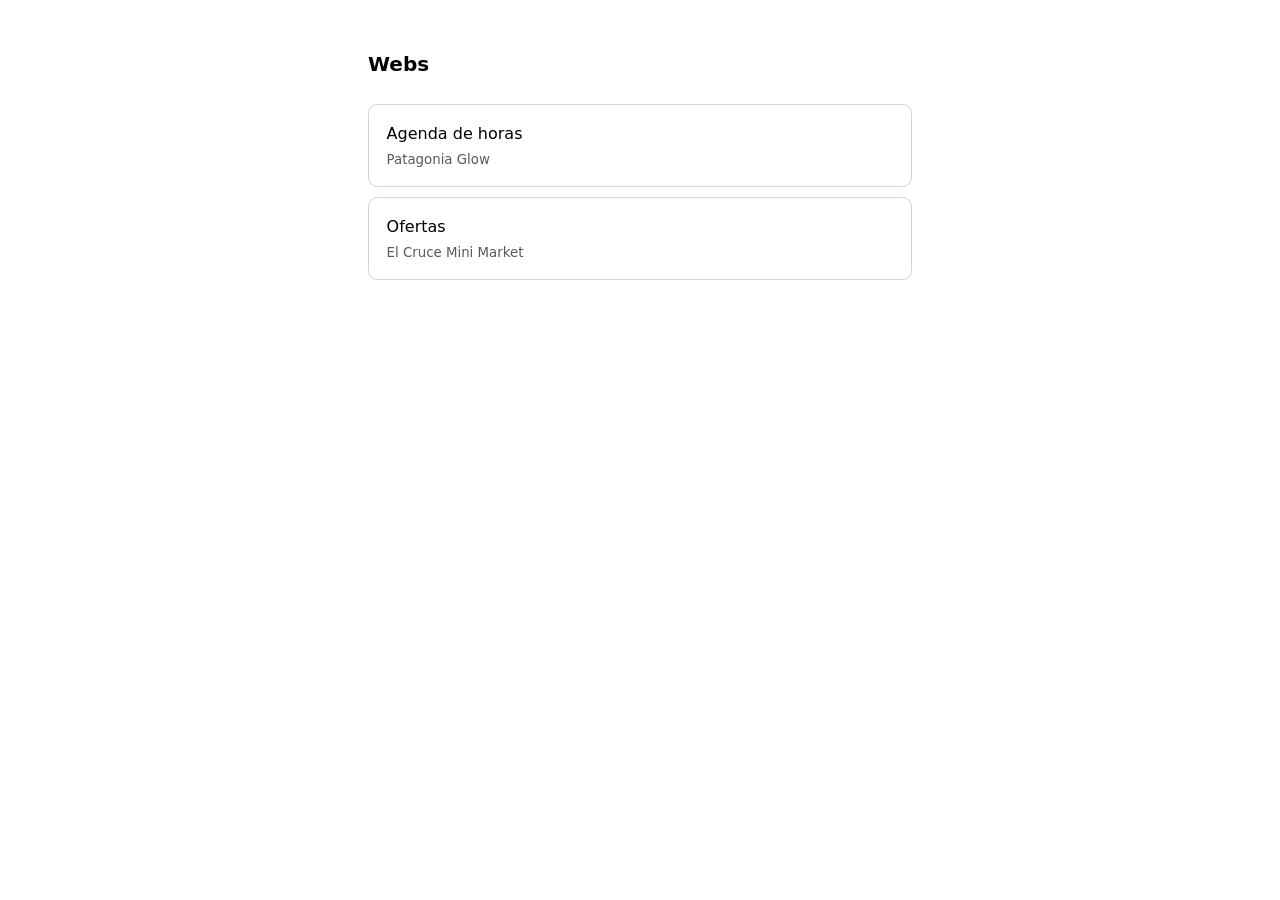
<file: index.html>
<!doctype html>
<meta charset="utf-8">
<meta name="viewport" content="width=device-width,initial-scale=1">
<title>Webs</title>
<style>
  :root{color-scheme:light dark}
  body{font:16px/1.6 system-ui,-apple-system,Segoe UI,sans-serif;
       max-width:34rem;margin:0 auto;padding:3rem 1.25rem}
  h1{font-size:1.25rem;font-weight:600;margin:0 0 1.5rem}
  a{display:block;padding:1rem 1.1rem;margin-bottom:.6rem;
    border:1px solid rgba(128,128,128,.35);border-radius:.6rem;
    text-decoration:none;color:inherit}
  a:hover{border-color:rgba(128,128,128,.7)}
  small{opacity:.65;display:block;margin-top:.15rem}
</style>
<h1>Webs</h1>
<a href="jodie/">Agenda de horas<small>Patagonia Glow</small></a>
<a href="minimarket/">Ofertas<small>El Cruce Mini Market</small></a>
</file>
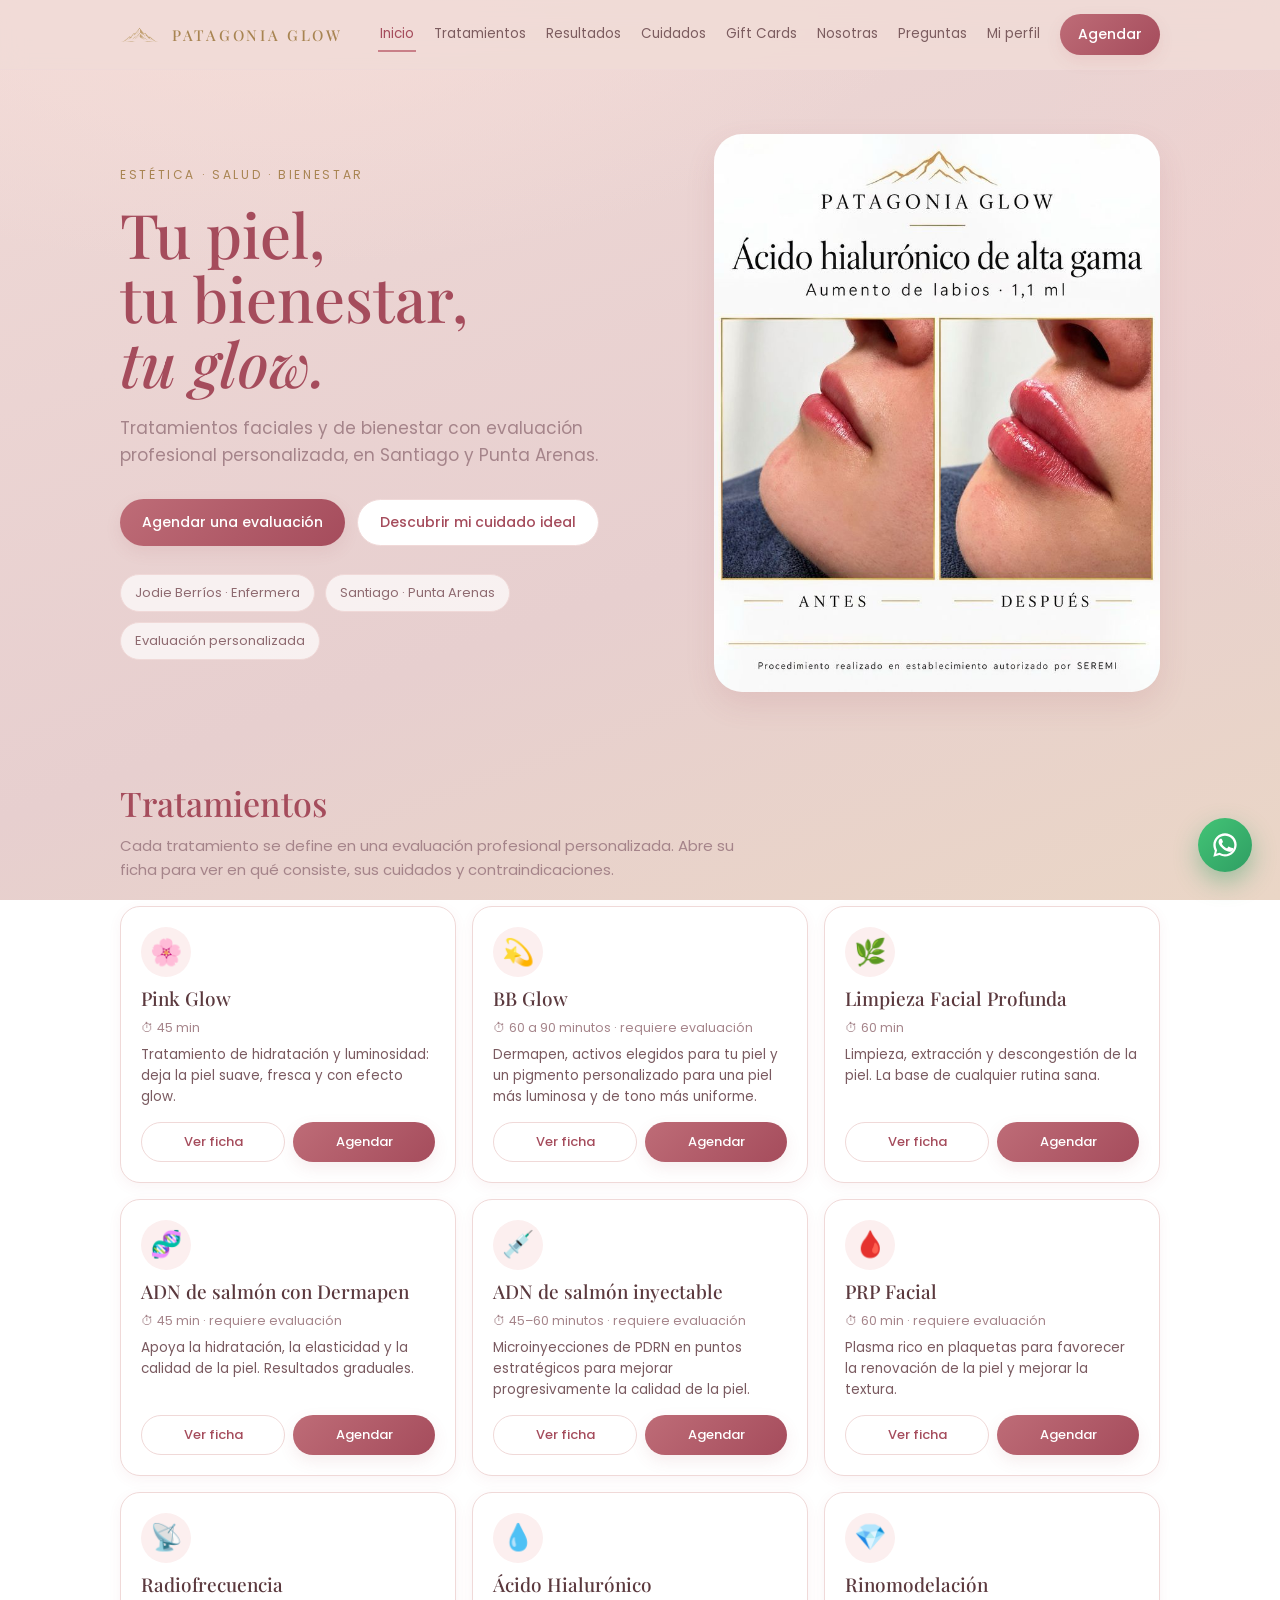
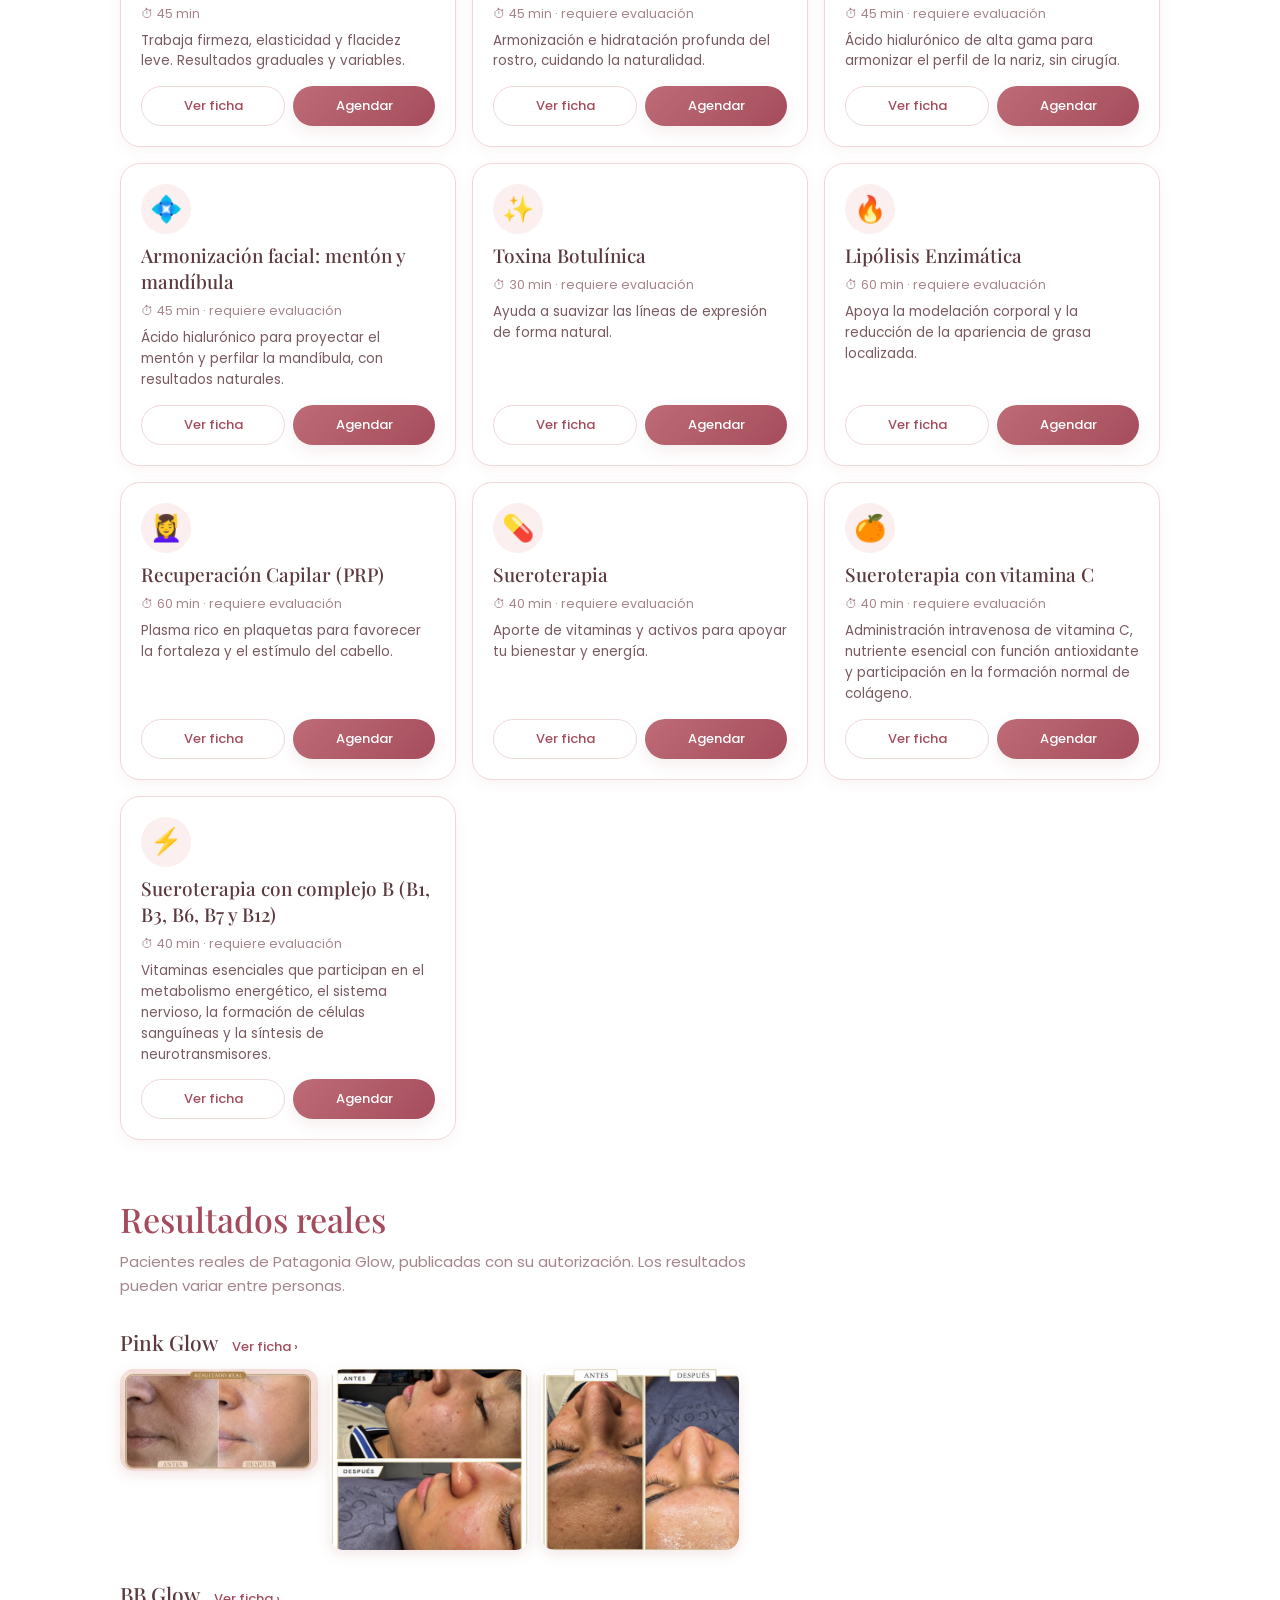
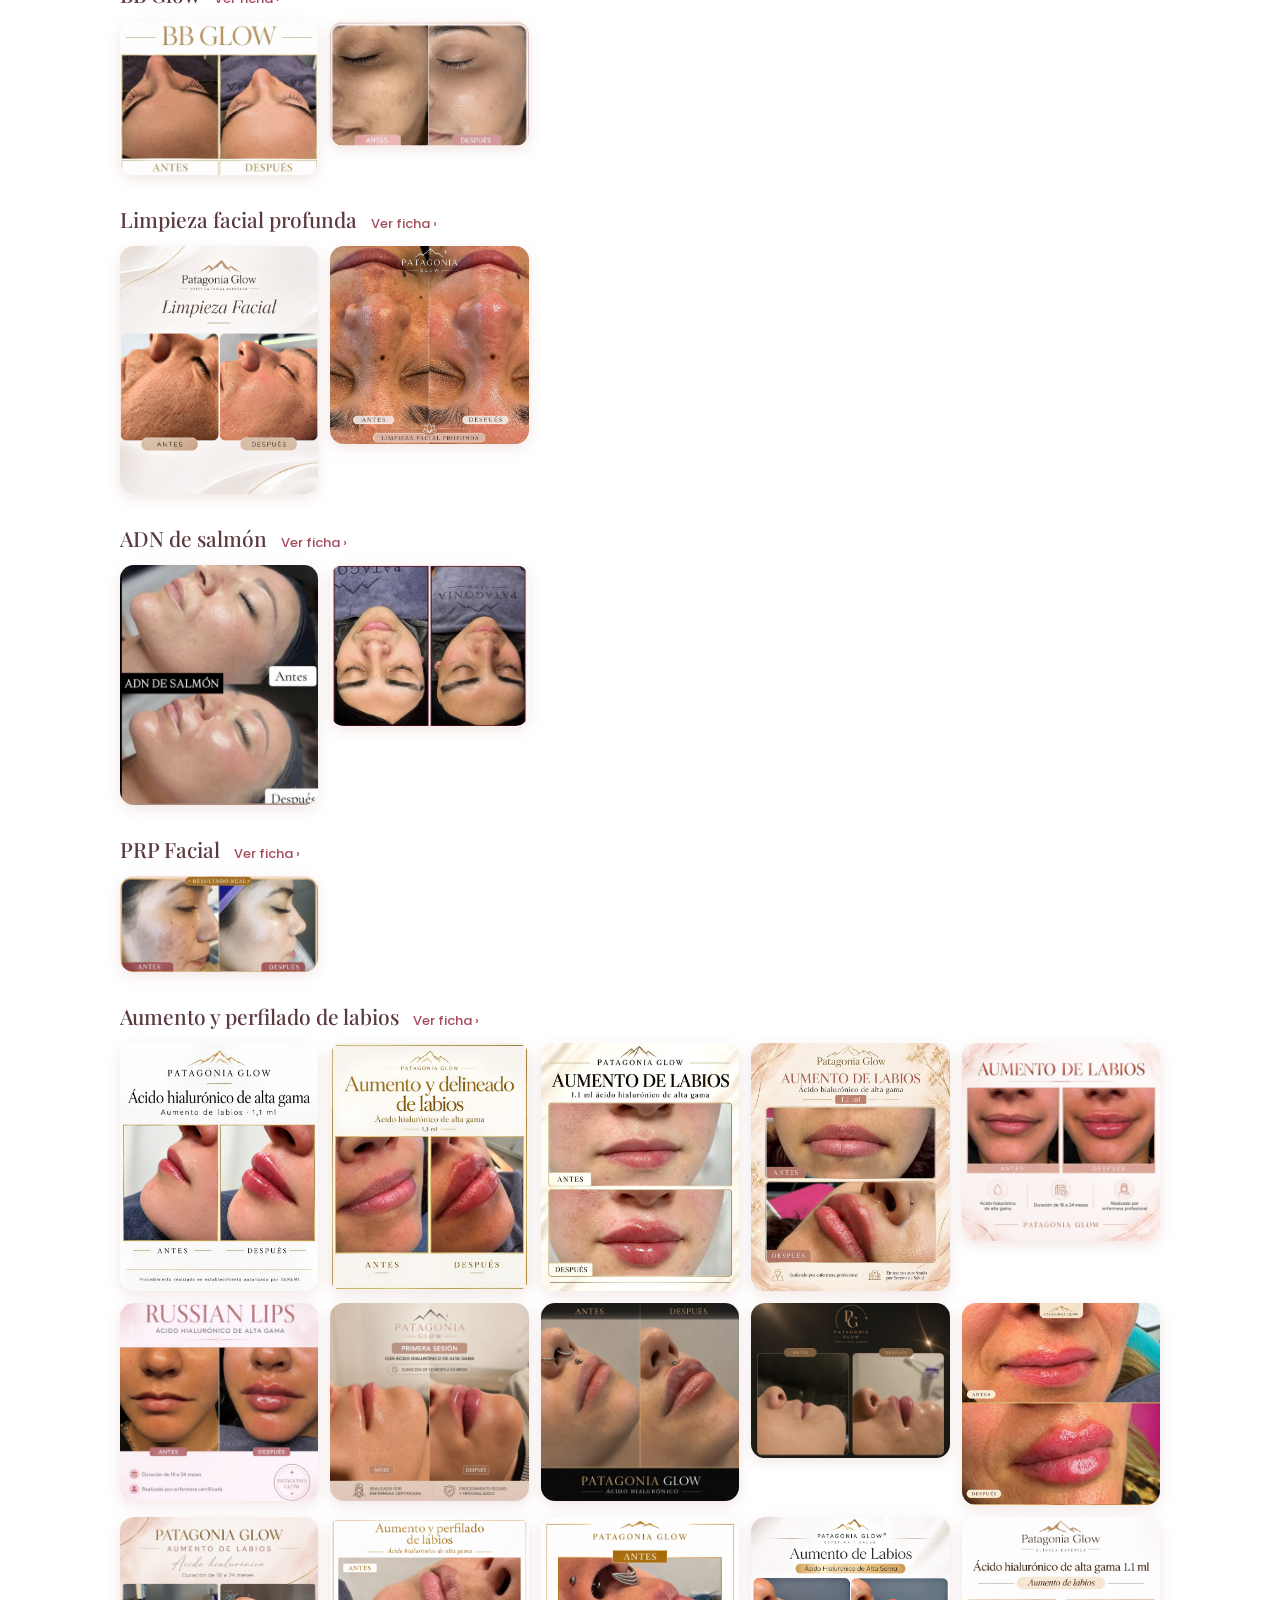
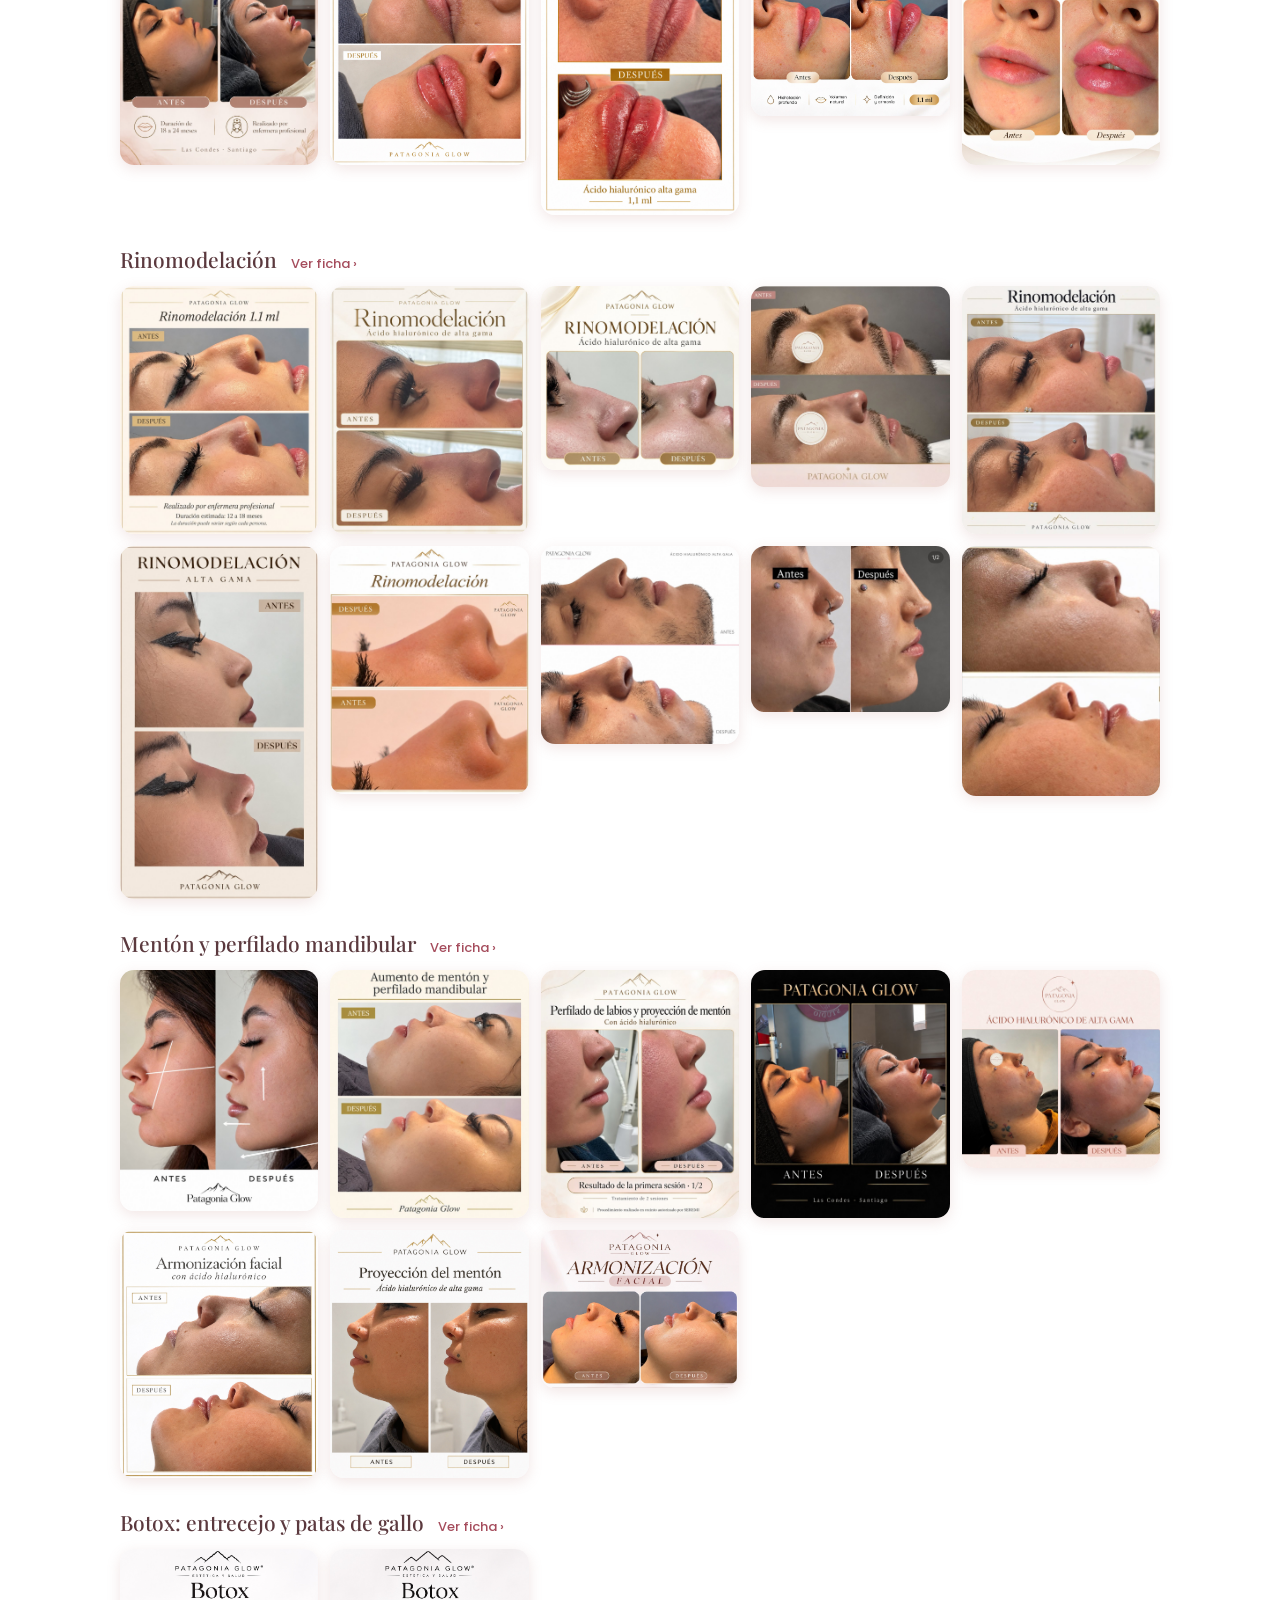
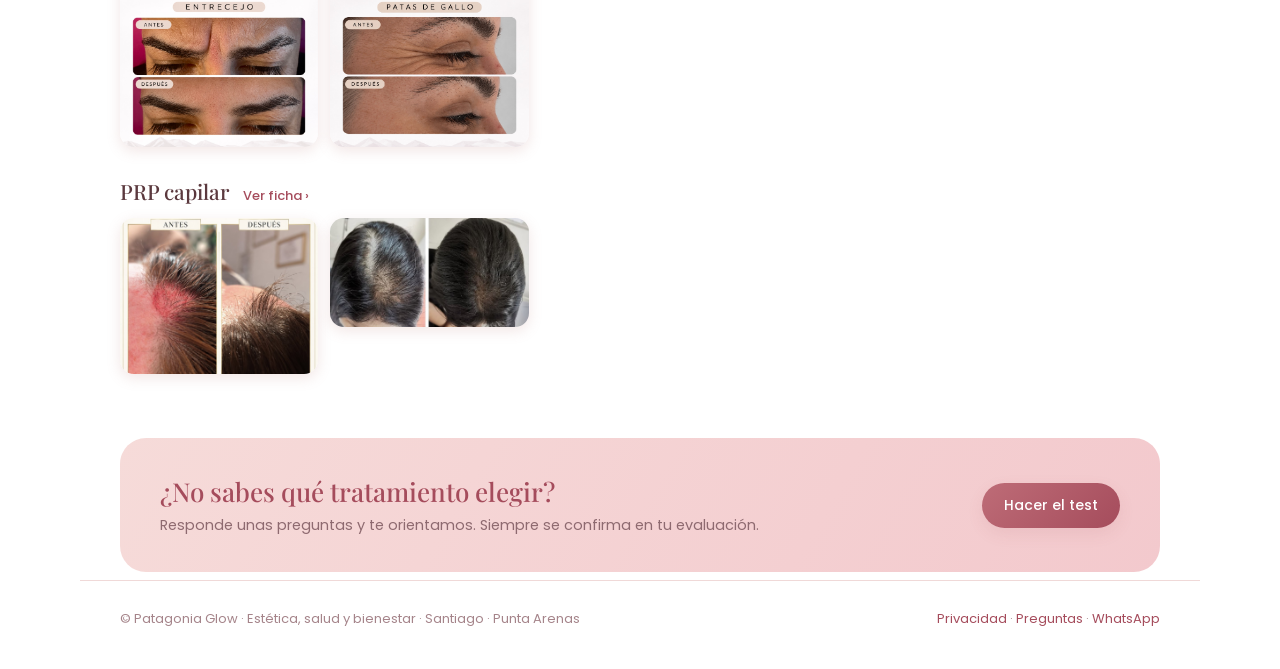
<file: jodie-web/index.html>
<!DOCTYPE html>
<html lang="es">
<head>
<meta charset="UTF-8">
<meta name="viewport" content="width=device-width, initial-scale=1.0, viewport-fit=cover">
<meta name="theme-color" content="#C97F88">
<meta name="mobile-web-app-capable" content="yes">
<meta name="apple-mobile-web-app-capable" content="yes">
<meta name="apple-mobile-web-app-status-bar-style" content="default">

<meta name="description" content="Patagonia Glow · Estética, salud y bienestar. Agenda tu evaluación con Jodie Berríos, enfermera.">
<link rel="icon" href="data:image/svg+xml,%3Csvg xmlns='http://www.w3.org/2000/svg' viewBox='0 0 64 64'%3E%3Crect width='64' height='64' rx='15' fill='%23C97F88'/%3E%3Ctext x='32' y='43' font-family='Georgia,serif' font-size='30' font-weight='700' fill='%23fff' text-anchor='middle'%3EPG%3C/text%3E%3C/svg%3E">
<link rel="apple-touch-icon" href="apple-touch-icon.png">
<title>Patagonia Glow · Estética, salud y bienestar</title>
<link rel="preconnect" href="https://fonts.googleapis.com">
<link rel="preconnect" href="https://fonts.gstatic.com" crossorigin>
<link href="https://fonts.googleapis.com/css2?family=Playfair+Display:ital,wght@0,400;0,500;0,600;0,700;1,400;1,500;1,600&family=Poppins:wght@300;400;500;600&display=swap" rel="stylesheet">
<style>
:root{
  --blush:#FBEAE8; --blush2:#F6DBD9; --cream:#FFF9F8; --white:#FFFFFF;
  --rose:#C97F88; --rose-deep:#A54C5C; --rose-mid:#BE6C77; --rose-soft:#F3C9CD;
  --rose-ghost:#FCEFEF; --gold:#C9A063; --gold-lite:#E7CB98;
  --ink:#5B393E; --muted:#A5848A; --line:#F0D9D8;
  --shadow:0 12px 30px rgba(165,76,92,.12); --shadow-sm:0 6px 16px rgba(165,76,92,.10);
}
*{margin:0;padding:0;box-sizing:border-box;-webkit-tap-highlight-color:transparent}
html,body{height:100%}
body{
  font-family:'Poppins',sans-serif;color:var(--ink);
  background:
    radial-gradient(1200px 600px at 20% -10%, #F7DED9 0%, transparent 60%),
    radial-gradient(1000px 700px at 120% 30%, #F3D3CF 0%, transparent 55%),
    linear-gradient(160deg,#EFD9D6,#E7CFCf 60%,#EAD6C6);
  min-height:100vh;min-height:100dvh;display:flex;align-items:center;justify-content:center;
}
.serif{font-family:'Playfair Display',serif}

/* ===== SPLASH v2 (21-ago) — según referencia de Jodie ===== */
#splash{
  background:linear-gradient(168deg,#FBE7DE 0%,#F7DDD5 42%,#F1CFC8 100%);
  display:flex;flex-direction:column;align-items:center;
  padding:0 30px;overflow:hidden;
}
.sp-curves{position:absolute;inset:0;z-index:0;pointer-events:none}
.sp-curves svg{width:100%;height:100%;filter:blur(1.5px)}
.sp-brand{position:relative;z-index:1;text-align:center;margin-top:16%}
/* logo real de la marca (logo-montana.png), extraído de la referencia de Jodie */
.mtn{width:168px;height:auto;display:block;margin:0 auto 12px}
/* sobre el fondo rosa de "Sobre" el dorado se aclara para que resalte */
.mtn.sm{width:132px;margin-bottom:10px;filter:brightness(1.5) saturate(.75)}
#splash .logo-name{
  font-family:'Playfair Display',serif;font-size:23px;letter-spacing:.16em;
  color:#B8935A;font-weight:500;line-height:1.1
}
#splash .logo-sub{
  font-size:9.5px;letter-spacing:.30em;color:#A78468;margin-top:9px;font-weight:400
}
.sp-copy{position:relative;z-index:1;width:100%;margin-top:auto;padding-bottom:6px}
.sp-h1{
  font-size:44px;line-height:1.06;color:var(--rose-deep);
  font-weight:500;letter-spacing:-.015em;text-align:center
}
.sp-h1 em{font-style:italic;font-weight:400}
.sp-sub{
  text-align:center;font-size:14px;color:var(--muted);
  margin:22px 0 30px;font-weight:300
}
.sp-cta{
  display:flex;align-items:center;justify-content:center;gap:12px;
  background:#B5726F;border-radius:40px;padding:19px 20px;font-size:16px;font-weight:400;
  box-shadow:0 10px 26px rgba(165,76,92,.22)
}
.sp-ar{font-size:19px;line-height:1}
.sp-login{
  display:block;margin:20px auto 0;background:none;border:none;
  font-family:'Poppins',sans-serif;font-size:13.5px;color:#A87C6B;
  text-decoration:underline;text-underline-offset:4px;cursor:pointer
}
.sp-sedes{
  position:relative;z-index:1;font-size:12px;color:var(--muted);
  letter-spacing:.02em;margin:auto 0 26px
}

/* ===== SOBRE v2 (21-ago) ===== */
.ab-hero{
  background:linear-gradient(150deg,#C88B8E,#B5726F 70%);
  border-radius:20px;padding:22px 18px 20px;text-align:center;
  box-shadow:var(--shadow);margin-bottom:18px
}
.ab-name{
  font-family:'Playfair Display',serif;font-size:20px;letter-spacing:.15em;
  color:#F7E7CE;font-weight:500;margin-top:2px
}
.ab-sub{font-size:8.5px;letter-spacing:.28em;color:#F0D6C8;margin-top:8px}
.ab-card{
  background:var(--white);border-radius:16px;padding:16px 16px 17px;
  display:flex;gap:14px;align-items:flex-start;box-shadow:var(--shadow-sm);
  border:1px solid var(--line);margin-bottom:22px
}
.ab-ico{
  flex:0 0 62px;height:62px;border-radius:50%;background:#FBF1E6;
  display:grid;place-items:center
}
.ab-ico svg{width:40px;height:40px}
.ab-t{font-size:19px;color:var(--ink);margin-bottom:6px;font-weight:500}
.ab-card p{font-size:13.5px;line-height:1.55;color:#7A5B60;font-weight:300}
.ab-h{
  font-size:19px;color:var(--ink);font-weight:500;
  margin:0 2px 11px;letter-spacing:-.01em
}
.ab-step{
  background:var(--white);border:1px solid var(--line);border-radius:14px;
  padding:13px 14px;display:flex;align-items:center;gap:12px;margin-bottom:9px;
  box-shadow:0 3px 10px rgba(165,76,92,.05)
}
.ab-n{
  flex:0 0 30px;height:30px;border-radius:50%;background:#B5726F;color:#fff;
  display:grid;place-items:center;font-size:14px;font-weight:500
}
.ab-si{flex:0 0 30px;display:grid;place-items:center}
.ab-si svg{width:27px;height:27px}
.ab-sl{width:1px;height:26px;background:var(--line);flex:0 0 1px}
.ab-stx{font-size:13.5px;color:#6B4A50;font-weight:300;line-height:1.35}
.ab-sedes{display:grid;grid-template-columns:1fr 1fr;gap:11px;margin-bottom:22px}
.ab-sede{
  background:var(--white);border:1px solid var(--line);border-radius:16px;
  padding:14px 10px 13px;text-align:center;box-shadow:0 3px 10px rgba(165,76,92,.05)
}
.ab-sede svg{width:100%;max-width:118px;height:auto;display:block;margin:0 auto 6px}
.ab-sn{font-family:'Playfair Display',serif;font-size:14.5px;color:var(--ink)}
.ab-cta{
  background:#B5726F;border-radius:40px;padding:18px;font-size:16px;
  font-weight:400;box-shadow:0 8px 22px rgba(165,76,92,.20)
}
.ab-wa{
  display:block;margin:16px auto 4px;background:none;border:none;
  font-family:'Poppins',sans-serif;font-size:13.5px;color:#B5726F;
  text-decoration:underline;text-underline-offset:4px;cursor:pointer
}
/* enlace del home hacia "Sobre" — antes solo se llegaba haciendo scroll */
.ab-link{
  display:inline-flex;align-items:center;gap:7px;margin:12px 0 2px;
  background:var(--white);border:1px solid var(--line);border-radius:30px;
  padding:10px 17px;font-family:'Poppins',sans-serif;font-size:13.5px;
  color:#B5726F;cursor:pointer;box-shadow:0 3px 10px rgba(165,76,92,.06)
}
.ab-link span{font-size:17px;line-height:1}
.ab-link:active{transform:scale(.98)}
/* "Cerrar sesión": vuelve a la portada, que es donde está el Iniciar sesión.
   Va en su propia .mlist para que se vea como tarjeta igual que las demás. */
.mrow.salir .mi svg{width:19px;height:19px}
.mtn.tiny{width:74px;margin-bottom:6px}
/* volver a la portada desde el botón ‹ de "Sobre" no aplica: ese va a home */
#splash{cursor:default}

/* ---------- PHONE FRAME ---------- */
.phone{
  position:relative;width:100%;max-width:412px;height:min(890px,100vh);height:min(890px,100dvh);
  background:var(--blush);overflow:hidden;
  border-radius:44px;box-shadow:0 40px 90px rgba(120,50,60,.35),0 0 0 11px #1c1416,0 0 0 13px #2c2124;
}
@media(max-width:460px){
  .phone{border-radius:0;height:100vh;height:100svh;box-shadow:none}
  body{background:var(--blush)}
  .notch{display:none!important}       /* en el celular real no duplicamos el notch */
  .status{display:none!important}      /* ni la barra falsa 9:41 */
  .scroll{padding-top:max(22px,env(safe-area-inset-top))}
  .head{padding-top:max(22px,env(safe-area-inset-top))}
  .head .back{top:max(20px,env(safe-area-inset-top))}
  .nav{padding-bottom:max(14px,env(safe-area-inset-bottom))}
}
/* accesibilidad: respeta "reducir movimiento" */
@media (prefers-reduced-motion: reduce){
  *,*::before,*::after{animation-duration:.001ms!important;animation-iteration-count:1!important;transition-duration:.001ms!important;scroll-behavior:auto!important}
}
/* accesibilidad: foco visible por teclado */
button:focus-visible,a:focus-visible,input:focus-visible,textarea:focus-visible{outline:2.5px solid var(--rose-deep);outline-offset:2px;border-radius:8px}
.notch{position:absolute;top:12px;left:50%;transform:translateX(-50%);width:118px;height:30px;background:#160f11;border-radius:20px;z-index:60}
.status{position:absolute;top:0;left:0;right:0;height:50px;display:flex;align-items:center;justify-content:space-between;padding:0 26px;font-size:13px;font-weight:600;color:var(--ink);z-index:50;pointer-events:none}
.status .r{display:flex;gap:6px;align-items:center;font-size:12px}

/* ---------- SCREENS ---------- */
.screen{position:absolute;inset:0;display:none;flex-direction:column;opacity:0;transition:opacity .4s ease}
.screen.on{display:flex;opacity:1}
.scroll{flex:1;overflow-y:auto;overflow-x:hidden;padding:58px 20px 108px;-webkit-overflow-scrolling:touch}
.scroll::-webkit-scrollbar{width:0}

/* ---------- SPLASH ----------
   Rediseñado el 21-ago-2026 según la referencia de Jodie. El bloque nuevo
   está más arriba (buscar "SPLASH v2"). Acá solo quedan las clases que
   se siguen usando en OTRAS pantallas (.pg, .logo-mono en .top-brand,
   .logo-name, .logo-sub, .divider-heart). Las reglas propias del splash
   viejo se quitaron porque iban después y pisaban al diseño nuevo. */
.pg{font-family:'Playfair Display',serif;font-weight:600;letter-spacing:2px;
   background:linear-gradient(120deg,#B87A55,#E7C892 45%,#B0693F);-webkit-background-clip:text;background-clip:text;color:transparent}
.logo-mono{font-size:74px;line-height:.9;font-weight:700;letter-spacing:-4px}
.logo-name{font-size:23px;letter-spacing:7px;margin-top:10px}
.logo-sub{font-family:'Poppins';font-size:9.5px;letter-spacing:4.5px;color:#B27A70;margin-top:7px;font-weight:500}
.divider-heart{display:flex;align-items:center;justify-content:center;gap:12px;margin:16px 0}
.divider-heart .ln{height:1.5px;width:46px;background:linear-gradient(90deg,transparent,var(--gold-lite))}
.divider-heart .ln.r{background:linear-gradient(90deg,var(--gold-lite),transparent)}
.cta{display:block;width:100%;border:none;cursor:pointer;font-family:'Poppins';font-weight:500;font-size:16px;
   color:#fff;padding:17px;border-radius:40px;margin-top:26px;
   background:linear-gradient(120deg,var(--rose),var(--rose-mid));box-shadow:0 12px 26px rgba(165,76,92,.4)}
.cta.gold{background:linear-gradient(120deg,#D9AE6B,#C79150);box-shadow:0 12px 26px rgba(180,140,70,.35)}
.cta:active{transform:scale(.98)}

/* ---------- HOME ---------- */
.top-brand{display:flex;flex-direction:column;align-items:center;margin-bottom:18px}
.top-brand .logo-mono{font-size:34px}
.top-brand .logo-name{font-size:13px;letter-spacing:5px;margin-top:4px}
.top-brand .logo-sub{font-size:7.5px;letter-spacing:3px;margin-top:4px}
.hello{font-family:'Playfair Display',serif;font-size:29px;font-weight:600;color:var(--rose-deep);line-height:1.1}
.hello .hh{display:inline-block;color:var(--gold)}
.subhello{font-size:13.5px;color:var(--rose-mid);margin-top:3px;margin-bottom:18px}
.subhello b{font-weight:600;color:var(--rose-deep)}

.appt{background:linear-gradient(125deg,var(--rose),var(--rose-mid));border-radius:24px;padding:18px 20px;color:#fff;box-shadow:var(--shadow);position:relative;overflow:hidden}
.appt::after{content:"";position:absolute;right:-30px;top:-30px;width:120px;height:120px;border-radius:50%;background:rgba(255,255,255,.10)}
.appt .lbl{font-size:11px;letter-spacing:1.5px;text-transform:uppercase;opacity:.85;font-weight:500}
.appt .svc{font-family:'Playfair Display',serif;font-size:20px;font-weight:600;margin:4px 0 6px}
.appt .when{font-size:13px;opacity:.95;display:flex;align-items:center;gap:7px}
.appt .det{margin-top:14px;background:rgba(255,255,255,.22);border:none;color:#fff;font-family:'Poppins';font-size:12.5px;font-weight:500;padding:9px 16px;border-radius:30px;cursor:pointer;backdrop-filter:blur(4px)}

.sec-title{font-family:'Playfair Display',serif;font-size:19px;font-weight:600;color:var(--ink);margin:26px 2px 14px;display:flex;align-items:center;justify-content:space-between}
.sec-title a{font-family:'Poppins';font-size:12px;color:var(--rose);font-weight:500;text-decoration:none}

.grid{display:grid;grid-template-columns:repeat(3,1fr);gap:12px}
.tile{background:var(--white);border-radius:20px;padding:16px 8px;text-align:center;cursor:pointer;box-shadow:var(--shadow-sm);transition:transform .18s}
.tile:active{transform:scale(.95)}
.tile .ic{width:44px;height:44px;margin:0 auto 8px;border-radius:14px;display:flex;align-items:center;justify-content:center;
   background:linear-gradient(135deg,var(--rose-ghost),#F7D7D9);color:var(--rose-deep)}
.tile .ic svg{width:23px;height:23px}
.tile span{font-size:11.5px;font-weight:500;color:var(--ink);line-height:1.2;display:block}

.ia{margin-top:16px;background:linear-gradient(120deg,#FBE4D4,#F7D9DD);border-radius:22px;padding:15px 16px;display:flex;align-items:center;gap:14px;cursor:pointer;box-shadow:var(--shadow-sm)}
.ia .bot{width:46px;height:46px;border-radius:50%;background:linear-gradient(135deg,#fff,#FBEAE8);display:flex;align-items:center;justify-content:center;font-size:24px;box-shadow:0 4px 10px rgba(165,76,92,.15)}
.ia .tt{flex:1}
.ia .tt b{font-family:'Playfair Display',serif;font-size:15px;color:var(--rose-deep);font-weight:600}
.ia .tt p{font-size:11.5px;color:var(--rose-mid);margin-top:2px}

/* service list rows */
.srow{display:flex;align-items:center;gap:15px;background:var(--white);border-radius:20px;padding:13px 15px;margin-bottom:11px;cursor:pointer;box-shadow:var(--shadow-sm);transition:transform .18s}
.srow:active{transform:scale(.98)}
.srow .circ{width:52px;height:52px;border-radius:50%;flex:0 0 52px;display:flex;align-items:center;justify-content:center;
   background:radial-gradient(circle at 35% 30%,#F7D3D6,#EDA9B0);color:#fff}
.srow .circ svg{width:26px;height:26px}
.srow .nm{flex:1}
.srow .nm b{font-size:14.5px;font-weight:500;color:var(--ink);display:block}
.srow .nm small{font-size:11.5px;color:var(--muted)}
.srow .chev{color:var(--rose);font-size:20px}

/* ---------- AGENDA ---------- */
.head{padding:58px 20px 6px;text-align:center;position:relative}
.head .back{position:absolute;left:18px;top:56px;font-size:22px;color:var(--rose-deep);cursor:pointer;background:none;border:none}
.head h3{font-family:'Playfair Display',serif;font-size:17px;letter-spacing:3px;text-transform:uppercase;color:var(--rose-deep);font-weight:600}
.pick{font-size:14px;font-weight:500;color:var(--ink);margin:6px 2px 12px}

.chipwrap{display:flex;gap:10px;overflow-x:auto;padding:4px 2px 14px}
.chipwrap::-webkit-scrollbar{height:0}
.daychip{flex:0 0 auto;min-width:56px;text-align:center;background:var(--white);border-radius:16px;padding:10px 6px;cursor:pointer;box-shadow:var(--shadow-sm);border:1.5px solid transparent}
.daychip small{font-size:10.5px;color:var(--muted);text-transform:uppercase;letter-spacing:.5px}
.daychip b{display:block;font-size:19px;font-family:'Playfair Display',serif;color:var(--ink);margin-top:2px}
.daychip.sel{background:linear-gradient(125deg,var(--rose),var(--rose-mid));border-color:var(--rose)}
.daychip.sel small,.daychip.sel b{color:#fff}

.times{display:grid;grid-template-columns:repeat(3,1fr);gap:11px;margin-top:6px}
.tchip{background:var(--white);border:1.5px solid var(--line);border-radius:14px;padding:12px 0;text-align:center;font-size:14px;font-weight:500;color:var(--ink);cursor:pointer;transition:.15s}
.tchip.sel{background:linear-gradient(125deg,var(--rose),var(--rose-mid));color:#fff;border-color:var(--rose)}
.tchip.off{opacity:.38;text-decoration:line-through;cursor:not-allowed}

/* ---------- RESULTADOS ---------- */
.tabs{display:flex;background:var(--white);border-radius:16px;padding:5px;box-shadow:var(--shadow-sm);margin-bottom:18px}
.tabs button{flex:1;border:none;background:none;font-family:'Poppins';font-size:13px;font-weight:500;color:var(--muted);padding:9px;border-radius:12px;cursor:pointer}
.tabs button.sel{background:linear-gradient(125deg,var(--rose),var(--rose-mid));color:#fff}
.rescard{background:var(--white);border-radius:22px;padding:16px;margin-bottom:16px;box-shadow:var(--shadow-sm)}
.rescard h4{font-family:'Playfair Display',serif;font-size:16px;color:var(--rose-deep);margin-bottom:12px}
.ba{display:flex;gap:10px}
.ba .im{flex:1;border-radius:14px;height:96px;display:flex;align-items:flex-end;justify-content:center;padding-bottom:8px;font-size:11px;font-weight:600;color:#fff;letter-spacing:1px}
.ba .before{background:linear-gradient(160deg,#cdb2a6,#a98a7e)}
.ba .after{background:linear-gradient(160deg,#F2C9CC,#D98A93)}
.track{margin-top:14px}
.track .bar{height:6px;border-radius:6px;background:var(--line);position:relative}
.track .bar i{position:absolute;left:0;top:0;bottom:0;border-radius:6px;background:linear-gradient(90deg,var(--gold-lite),var(--rose));width:66%}
.track .lbls{display:flex;justify-content:space-between;font-size:10.5px;color:var(--muted);margin-top:6px}

/* ---------- PERFIL ---------- */
.pavatar{width:88px;height:88px;border-radius:50%;margin:6px auto 12px;background:radial-gradient(circle at 35% 30%,#F7D3D6,#D98A93);display:flex;align-items:center;justify-content:center;font-family:'Playfair Display',serif;font-size:34px;color:#fff;box-shadow:var(--shadow)}
.pname{text-align:center;font-family:'Playfair Display',serif;font-size:22px;color:var(--rose-deep);font-weight:600}
.pmail{text-align:center;font-size:12.5px;color:var(--muted);margin-bottom:18px}
.points{background:linear-gradient(120deg,#E7CB98,#D9AE6B);border-radius:22px;padding:18px 20px;color:#fff;display:flex;align-items:center;justify-content:space-between;box-shadow:var(--shadow)}
.points .big{font-family:'Playfair Display',serif;font-size:30px;font-weight:700}
.points small{font-size:11px;opacity:.9;letter-spacing:1px;text-transform:uppercase}
.mlist{margin-top:16px;background:var(--white);border-radius:20px;overflow:hidden;box-shadow:var(--shadow-sm)}
.mrow{display:flex;align-items:center;gap:14px;padding:15px 16px;border-bottom:1px solid var(--line);cursor:pointer}
.mrow:last-child{border-bottom:none}
.mrow .mi{width:36px;height:36px;border-radius:11px;background:var(--rose-ghost);color:var(--rose-deep);display:flex;align-items:center;justify-content:center}
.mrow .mi svg{width:19px;height:19px}
.mrow span{flex:1;font-size:14px;font-weight:500}
.mrow .chev{color:var(--rose);font-size:19px}
.branch{display:flex;gap:12px;margin-top:16px}
.branch div{flex:1;background:var(--white);border-radius:18px;padding:14px;text-align:center;box-shadow:var(--shadow-sm)}
.branch b{font-family:'Playfair Display',serif;font-size:14px;color:var(--rose-deep);display:block}
.branch small{font-size:11px;color:var(--muted)}

/* ---------- BOTTOM NAV ---------- */
.nav{position:absolute;bottom:0;left:0;right:0;height:78px;background:rgba(255,255,255,.92);backdrop-filter:blur(14px);
   border-top:1px solid var(--line);display:flex;align-items:center;justify-content:space-around;padding:0 8px 14px;z-index:40}
.nav button{background:none;border:none;cursor:pointer;display:flex;flex-direction:column;align-items:center;gap:4px;color:var(--muted);font-family:'Poppins';font-size:10px;font-weight:500;flex:1}
.nav button svg{width:23px;height:23px}
.nav button.sel{color:var(--rose-deep)}
.nav button.sel .nic{background:var(--rose-ghost)}
.nav .nic{width:40px;height:26px;display:flex;align-items:center;justify-content:center;border-radius:12px;transition:.2s}

/* toast */
.toast{position:absolute;left:20px;right:20px;bottom:96px;background:linear-gradient(120deg,var(--rose-deep),var(--rose));color:#fff;padding:15px 18px;border-radius:18px;box-shadow:var(--shadow);z-index:80;display:flex;align-items:center;gap:10px;font-size:13.5px;transform:translateY(140%);opacity:0;pointer-events:none;transition:transform .45s cubic-bezier(.2,.9,.3,1.3),opacity .3s ease}
.toast.show{transform:translateY(0);opacity:1;pointer-events:auto}
.fade-up{animation:fadeUp .5s ease both}
@keyframes fadeUp{from{opacity:0;transform:translateY(14px)}to{opacity:1;transform:none}}

/* ---------- TEST DE PIEL ---------- */
.qintro{background:var(--white);border-radius:24px;padding:24px 20px;text-align:center;box-shadow:var(--shadow);margin-top:6px}
.qintro .bb{font-size:46px}
.qintro .tt{font-family:'Playfair Display',serif;font-size:23px;color:var(--rose-deep);font-weight:700;margin:10px 6px 8px;line-height:1.2}
.qintro p{font-size:13.5px;color:var(--rose-mid);line-height:1.55}
.qprog{height:6px;background:var(--line);border-radius:6px;margin:2px 2px 20px;overflow:hidden}
.qprog i{display:block;height:100%;background:linear-gradient(90deg,var(--gold-lite),var(--rose));border-radius:6px;transition:width .3s}
.qnum{font-size:11px;letter-spacing:1.2px;text-transform:uppercase;color:var(--rose-mid);font-weight:600;text-align:center}
.qq{font-family:'Playfair Display',serif;font-size:21px;font-weight:600;color:var(--rose-deep);text-align:center;margin:8px 6px 20px;line-height:1.3}
.qopt{background:var(--white);border:1.6px solid var(--line);border-radius:16px;padding:15px 18px;margin-bottom:11px;font-size:14.5px;font-weight:500;color:var(--ink);cursor:pointer;display:flex;align-items:center;gap:12px;transition:.15s}
.qopt:active{transform:scale(.98);border-color:var(--rose);background:var(--rose-ghost)}
.qopt .em{font-size:20px;flex:0 0 auto}
.rcard{background:linear-gradient(135deg,#fff,var(--rose-ghost));border-radius:24px;padding:22px 20px;box-shadow:var(--shadow);text-align:center;margin-top:6px}
.rcard .tag{font-size:11px;letter-spacing:1.5px;text-transform:uppercase;color:var(--rose-mid);font-weight:600}
.rcard .tname{font-family:'Playfair Display',serif;font-size:25px;color:var(--rose-deep);font-weight:700;margin:6px 0 5px;line-height:1.15}
.rcard .tdesc{font-size:13.5px;color:var(--ink);line-height:1.55}
.rextra{background:var(--white);border-radius:14px;padding:12px 15px;margin-top:13px;text-align:left;font-size:12.8px;color:var(--ink);line-height:1.5;box-shadow:var(--shadow-sm)}
.rextra b{color:var(--rose-deep)}
.rsafe{background:#FFF6E9;border:1px solid #F0D9A8;border-radius:14px;padding:12px 14px;margin-top:12px;font-size:12.5px;color:#8a6a30;line-height:1.5;text-align:left}
.rtip{background:#FBEFF0;border:1px solid #F0D0D4;border-radius:14px;padding:11px 14px;margin-top:10px;font-size:12.5px;color:#8a4a55;line-height:1.5;text-align:left}
.rdisc{font-size:11px;color:var(--muted);margin-top:15px;line-height:1.5}
.galeria{display:flex;gap:10px;overflow-x:auto;scroll-snap-type:x mandatory;padding:4px 0 8px;-webkit-overflow-scrolling:touch}
.galeria img{flex:0 0 72%;max-width:260px;border-radius:14px;scroll-snap-align:start;cursor:zoom-in;box-shadow:0 4px 14px rgba(181,114,111,.18)}
.galeria.grid{display:grid;grid-template-columns:1fr 1fr;overflow:visible}
.galeria.grid img{max-width:100%;width:100%}
#fotoGrande{position:fixed;inset:0;background:rgba(30,20,20,.88);display:none;align-items:center;justify-content:center;z-index:9999;padding:16px}
#fotoGrande.on{display:flex}
#fotoGrande img{max-width:100%;max-height:92vh;border-radius:12px}
#fotoGrande span{position:absolute;top:14px;right:18px;color:#fff;font-size:26px;cursor:pointer}
.btn2{display:block;width:100%;border:1.5px solid var(--line);background:var(--white);color:var(--rose-deep);font-family:'Poppins';font-weight:500;font-size:14px;padding:14px;border-radius:34px;margin-top:10px;cursor:pointer}
/* ---------- CATALOGO ---------- */
.tcard{background:var(--white);border-radius:20px;padding:15px 17px;margin-bottom:12px;box-shadow:var(--shadow-sm)}
.tcard h5{font-family:'Playfair Display',serif;font-size:16px;color:var(--rose-deep);font-weight:600;display:flex;align-items:center;gap:9px}
.tcard p{font-size:12.8px;color:var(--muted);margin-top:5px;line-height:1.5}
.tcard .promo{display:inline-block;margin-top:9px;background:linear-gradient(120deg,#E7CB98,#D9AE6B);color:#fff;font-size:11px;font-weight:600;padding:4px 12px;border-radius:20px}
/* ---------- CUIDADOS ---------- */
.skinpick{display:flex;gap:8px;overflow-x:auto;padding:2px 2px 16px}
.skinpick::-webkit-scrollbar{height:0}
.skinpick button{flex:0 0 auto;border:1.5px solid var(--line);background:var(--white);border-radius:20px;padding:9px 16px;font-family:'Poppins';font-size:13px;font-weight:500;color:var(--ink);cursor:pointer}
.skinpick button.sel{background:linear-gradient(125deg,var(--rose),var(--rose-mid));color:#fff;border-color:var(--rose)}
.carecard{background:var(--white);border-radius:18px;padding:16px 17px;box-shadow:var(--shadow-sm)}
.carecard b{display:block;font-size:15px;color:var(--rose-deep);margin-bottom:10px;font-family:'Playfair Display',serif}
.carecard .li{display:flex;gap:9px;font-size:13px;color:var(--ink);line-height:1.45;margin:8px 0}
.carecard .li i{color:var(--gold);font-style:normal}
/* ---------- selección de servicio + ficha ---------- */
.srow.sel{border:2px solid var(--rose);box-shadow:0 8px 20px rgba(197,127,136,.28)}
.srow .badge{margin-left:auto;font-size:11px;color:var(--rose-deep);font-weight:600;display:none;white-space:nowrap}
.srow.sel .badge{display:inline}
.srow .info{margin-left:8px;color:var(--rose);font-size:17px;font-weight:700}
.selsum{background:var(--rose-ghost);border:1px solid var(--rose-soft);border-radius:16px;padding:13px 15px;margin:0 0 14px;font-size:13px;color:var(--ink);line-height:1.5}
.selsum b{color:var(--rose-deep);font-family:'Playfair Display',serif;font-size:15px;display:block;margin-bottom:3px}
.tcard{cursor:pointer;transition:transform .15s}
.tcard:active{transform:scale(.98)}
.sheet-bg{position:absolute;inset:0;background:rgba(70,30,40,.42);opacity:0;pointer-events:none;transition:.3s;z-index:90}
.sheet-bg.on{opacity:1;pointer-events:auto}
.sheet{position:absolute;left:0;right:0;bottom:0;background:var(--cream);border-radius:28px 28px 0 0;padding:6px 22px 26px;z-index:95;transform:translateY(105%);transition:transform .35s cubic-bezier(.2,.9,.3,1.1);max-height:84%;overflow-y:auto;box-shadow:0 -14px 40px rgba(120,50,60,.28)}
.sheet.on{transform:translateY(0)}
.sheet::-webkit-scrollbar{width:0}
.sheet .grab{width:44px;height:5px;border-radius:5px;background:var(--rose-soft);margin:8px auto 14px}
.sheet .demoji{font-size:42px;text-align:center}
.sheet h4{font-family:'Playfair Display',serif;font-size:25px;color:var(--rose-deep);font-weight:700;text-align:center;margin:6px 0 3px}
.sheet .dur{text-align:center;font-size:12.5px;color:var(--rose-mid);margin-bottom:8px}
.sheet .lbl2{font-size:11px;letter-spacing:1.2px;text-transform:uppercase;color:var(--muted);font-weight:600;margin:14px 0 6px}
.sheet .dtext{font-size:14px;color:var(--ink);line-height:1.6}
.sheet .benefs{display:flex;flex-wrap:wrap;gap:8px;margin-top:6px}
.sheet .benefs span{background:var(--white);border:1px solid var(--line);border-radius:20px;padding:6px 13px;font-size:12.5px;color:var(--rose-deep);font-weight:500}

/* ---------- FICHA COMPLETA (bottom sheet) ---------- */
.ptab{background:var(--white);border:1px solid var(--line);border-radius:14px;padding:4px 12px;margin:6px 0}
.prow{display:flex;justify-content:space-between;gap:10px;padding:10px 0;border-bottom:1px solid var(--line)}
.prow:last-child{border-bottom:0}
.prow .pz{font-size:13px;flex:1}
.prow .pv{text-align:right;font-size:14px;white-space:nowrap}
.prow .pv s{color:var(--muted);font-size:12px}
.prow .pv small{display:block;font-size:10px;color:var(--muted)}
.ptag{font-size:10px;background:var(--line);border-radius:8px;padding:1px 6px}
.fmeta{display:flex;gap:10px;margin:10px 0 4px}
.fmeta .fmi{flex:1;background:var(--white);border:1px solid var(--line);border-radius:14px;padding:10px 12px}
.fmeta .fmi small{font-size:10px;letter-spacing:.8px;text-transform:uppercase;color:var(--muted);font-weight:600}
.fmeta .fmi b{display:block;font-size:13.5px;color:var(--rose-deep);font-family:'Playfair Display',serif;margin-top:2px}
.fbadge{background:#FFF6E9;border:1px solid #F0D9A8;color:#8a6a30;border-radius:12px;padding:9px 13px;font-size:12.5px;font-weight:500;margin-top:10px;display:flex;align-items:center;gap:7px}
.flist{margin-top:4px}
.flist .fli{display:flex;gap:9px;font-size:13.5px;color:var(--ink);line-height:1.5;margin:6px 0;align-items:flex-start}
.flist .fli i{color:var(--rose);font-style:normal;font-weight:700;line-height:1.4}
.flist.contra{background:#FDF3F4;border:1px solid #F3D6DA;border-radius:14px;padding:10px 14px;margin-top:6px}
.flist.contra .fli i{color:var(--rose-deep)}
.fbtns{display:flex;flex-direction:column;gap:10px;margin-top:22px}
.fbtns .cta{margin-top:0}

/* ===== FICHA DERMAPEN (BB Glow) — correo de Jodie 29-ago =====
   Vista corta arriba (resumen, pasos, viales, 5 cuidados, agendar) y todo el
   detalle en desplegables abajo, para que la pantalla no sea eterna. */
.dp-res{background:var(--white);border-radius:18px;padding:14px 16px;box-shadow:var(--shadow-sm);margin-top:14px}
.dp-res p{font-size:14px;line-height:1.55;color:var(--ink)}
.dp-h{font-family:'Playfair Display',serif;font-size:17px;color:var(--rose-deep);font-weight:600;margin:22px 0 11px}
.dp-pasos{position:relative}
.dp-pasos::before{content:'';position:absolute;left:13px;top:10px;bottom:14px;width:2px;background:linear-gradient(var(--gold),var(--rose-soft))}
.dp-paso{position:relative;display:flex;gap:13px;align-items:flex-start;margin:0 0 13px}
.dp-num{flex:none;width:28px;height:28px;border-radius:50%;background:var(--cream);border:2px solid var(--gold);color:var(--rose-deep);font-family:'Playfair Display',serif;font-weight:700;font-size:13px;display:flex;align-items:center;justify-content:center;position:relative;z-index:1}
.dp-paso b{display:block;font-size:14px;color:var(--ink);font-weight:600;line-height:1.3;padding-top:3px}
.dp-paso span{display:block;font-size:12.5px;color:var(--muted);line-height:1.45;margin-top:1px}
.dp-viales{display:flex;flex-wrap:wrap;gap:7px}
.dp-viales span{background:var(--rose-ghost);border:1px solid var(--line);border-radius:20px;padding:6px 12px;font-size:12px;color:var(--rose-deep)}
.dp-nota{font-size:12px;color:var(--muted);margin-top:9px;line-height:1.5;font-style:italic}
.dp-mas{background:none;border:1px solid var(--rose-soft);color:var(--rose-deep);border-radius:22px;padding:9px 16px;font-family:'Poppins';font-size:13px;font-weight:500;cursor:pointer;margin-top:8px}
.dp-link{display:block;width:100%;text-align:center;margin-top:13px;background:none;border:none;color:#2F9E63;font-family:'Poppins';font-size:14px;font-weight:500;cursor:pointer;text-decoration:underline;text-underline-offset:3px}
.dp-acc{margin-top:26px;border-top:1px solid var(--line)}
.dp-acc details{border-bottom:1px solid var(--line)}
.dp-acc summary{list-style:none;cursor:pointer;padding:15px 2px;display:flex;justify-content:space-between;align-items:center;gap:10px;font-size:14.5px;font-weight:500;color:var(--ink)}
.dp-acc summary::-webkit-details-marker{display:none}
.dp-acc summary::after{content:'+';flex:none;font-size:21px;line-height:1;color:var(--gold);transition:transform .25s}
.dp-acc details[open] summary::after{transform:rotate(45deg)}
.dp-acc summary:focus-visible,.dp-mas:focus-visible,.dp-link:focus-visible{outline:2px solid var(--gold);outline-offset:3px;border-radius:8px}
.dp-in{padding:0 2px 17px}
.dp-sub{font-size:12.5px;font-weight:600;color:var(--rose-deep);margin:12px 0 4px}
.dp-sub:first-child{margin-top:0}
.dp-vial{padding:9px 0;border-bottom:1px dashed var(--line)}
.dp-vial:last-of-type{border-bottom:none}
.dp-vial b{display:block;font-size:13.5px;color:var(--ink);font-weight:600}
.dp-vial span{display:block;font-size:12.5px;color:var(--muted);line-height:1.45;margin-top:2px}
.dp-acc details.alerta summary{color:#9C3B3B}
.dp-alerta{background:#FDF1F0;border:1px solid #EFC4C1;border-left:4px solid #B8474A;border-radius:12px;padding:12px 14px;font-size:13.5px;line-height:1.55;color:#6B2D2D}
@media (prefers-reduced-motion:reduce){.dp-acc summary::after{transition:none}}
.cta.wa{background:linear-gradient(120deg,#3EB073,#2F9E63);box-shadow:0 12px 26px rgba(47,158,99,.32);display:flex;align-items:center;justify-content:center;gap:9px}
.cta.wa::before{content:"";width:19px;height:19px;background:no-repeat center/contain url("data:image/svg+xml;utf8,<svg xmlns='http://www.w3.org/2000/svg' viewBox='0 0 24 24' fill='white'><path d='M17.5 14.4c-.3-.2-1.7-.9-2-1-.3-.1-.5-.2-.6.1-.2.3-.7 1-.9 1.1-.2.2-.3.2-.6.1-1.7-.9-2.9-1.6-4-3.6-.3-.5.3-.5.8-1.6.1-.2 0-.4 0-.5-.1-.2-.6-1.5-.9-2-.2-.5-.4-.4-.6-.4h-.5c-.2 0-.5.1-.7.3-.7.7-1 1.6-1 2.6 0 .9.4 1.8.6 2.1.2.3 2.4 3.9 5.9 5.3 2.1.9 2.9.9 4 .8.6-.1 1.7-.7 2-1.4.2-.6.2-1.2.2-1.4-.1-.1-.2-.2-.5-.3z'/><path d='M12 2C6.5 2 2 6.5 2 12c0 1.8.5 3.4 1.3 4.9L2 22l5.3-1.4c1.4.8 3 1.2 4.7 1.2 5.5 0 10-4.5 10-10S17.5 2 12 2zm0 18c-1.5 0-3-.4-4.2-1.2l-.3-.2-3.1.8.8-3-.2-.3C4.4 14.9 4 13.5 4 12c0-4.4 3.6-8 8-8s8 3.6 8 8-3.6 8-8 8z'/></svg>")}

/* ---------- WHATSAPP FLOTANTE ---------- */
.wafab{position:absolute;right:16px;bottom:92px;width:54px;height:54px;border-radius:50%;border:none;cursor:pointer;z-index:38;
   background:linear-gradient(135deg,#43C476,#2F9E63);box-shadow:0 10px 24px rgba(47,158,99,.42);display:flex;align-items:center;justify-content:center}
.wafab svg{width:28px;height:28px;fill:#fff}
.wafab:active{transform:scale(.94)}

/* ---------- SOBRE / QUIÉN TE ATENDERÁ ---------- */
.provhero{background:linear-gradient(135deg,var(--rose),var(--rose-mid));border-radius:24px;padding:24px 20px;text-align:center;color:#fff;box-shadow:var(--shadow);position:relative;overflow:hidden}
.provhero::after{content:"";position:absolute;right:-30px;bottom:-40px;width:150px;height:150px;border-radius:50%;background:rgba(255,255,255,.10)}
.provhero .ph{width:96px;height:96px;border-radius:50%;margin:0 auto 12px;background:radial-gradient(circle at 35% 30%,#F7D3D6,#D98A93);display:flex;align-items:center;justify-content:center;font-family:'Playfair Display',serif;font-size:38px;color:#fff;border:3px solid rgba(255,255,255,.65);overflow:hidden}
.provhero .ph img{width:100%;height:100%;object-fit:cover;border-radius:50%}
.provhero .pnm{font-family:'Playfair Display',serif;font-size:24px;font-weight:700}
.provhero .prol{font-size:12.5px;letter-spacing:2px;text-transform:uppercase;opacity:.92;margin-top:3px}
.provcard{background:var(--white);border-radius:18px;padding:16px 17px;margin-top:14px;box-shadow:var(--shadow-sm)}
.provcard .pt{font-family:'Playfair Display',serif;font-size:15px;color:var(--rose-deep);font-weight:600;margin-bottom:7px}
.provcard p{font-size:13.5px;color:var(--ink);line-height:1.6}
.provcard .ph-note{font-size:11.5px;color:var(--muted);margin-top:8px;font-style:italic}
.loc{display:flex;gap:10px;margin-top:12px}
.loc div{flex:1;background:var(--white);border-radius:16px;padding:13px 10px;text-align:center;box-shadow:var(--shadow-sm)}
.loc b{font-family:'Playfair Display',serif;font-size:14px;color:var(--rose-deep);display:block}
.loc small{font-size:10.5px;color:var(--muted)}
.homephrase{font-family:'Playfair Display',serif;font-size:26px;font-weight:600;font-style:italic;color:var(--rose-deep);line-height:1.15;margin:2px 2px 4px}
.homephrase2{font-size:13px;color:var(--rose-mid);margin:0 2px 18px;line-height:1.5}
.bigbook{display:flex;align-items:center;gap:14px;background:linear-gradient(120deg,var(--rose),var(--rose-mid));border-radius:22px;padding:16px 18px;cursor:pointer;box-shadow:var(--shadow);color:#fff;margin-top:4px}
.bigbook .bi{width:44px;height:44px;border-radius:14px;background:rgba(255,255,255,.2);display:flex;align-items:center;justify-content:center}
.bigbook .bi svg{width:24px;height:24px}
.bigbook .bt{flex:1}
.bigbook .bt b{font-family:'Playfair Display',serif;font-size:17px;font-weight:600;display:block}
.bigbook .bt small{font-size:11.5px;opacity:.9}
.provlink{display:flex;align-items:center;gap:13px;background:var(--white);border-radius:20px;padding:13px 15px;margin-top:14px;cursor:pointer;box-shadow:var(--shadow-sm)}
.provlink .pl-av{width:46px;height:46px;border-radius:50%;flex:0 0 46px;background:radial-gradient(circle at 35% 30%,#F7D3D6,#D98A93);display:flex;align-items:center;justify-content:center;color:#fff;font-family:'Playfair Display',serif;font-size:20px}
.provlink .pl-t{flex:1}
.provlink .pl-t b{font-size:14px;color:var(--ink);display:block}
.provlink .pl-t small{font-size:11.5px;color:var(--muted)}

/* ---------- ¿QUÉ QUIERES MEJORAR? ---------- */
.needgrid{display:grid;grid-template-columns:repeat(2,1fr);gap:10px;margin-top:4px}
.needcard{background:var(--white);border-radius:16px;padding:13px 13px;cursor:pointer;box-shadow:var(--shadow-sm);display:flex;align-items:center;gap:10px;transition:transform .15s;border:1px solid transparent}
.needcard:active{transform:scale(.97);border-color:var(--rose-soft)}
.needcard .ne{font-size:21px;flex:0 0 auto;line-height:1}
.needcard b{font-size:12.4px;font-weight:500;color:var(--ink);line-height:1.2}
.needhero{background:linear-gradient(135deg,#fff,var(--rose-ghost));border-radius:22px;padding:20px 18px;text-align:center;box-shadow:var(--shadow-sm);margin-bottom:14px}
.needhero .nh-e{font-size:40px}
.needhero .nh-t{font-family:'Playfair Display',serif;font-size:22px;color:var(--rose-deep);font-weight:700;margin:6px 0 6px}
.needhero p{font-size:13px;color:var(--rose-mid);line-height:1.5}
#mejorar .cta.wa{margin-top:10px}

/* ---------- RESERVA MEJORADA ---------- */
.sedechip{flex:0 0 auto;background:var(--white);border-radius:16px;padding:11px 18px;cursor:pointer;box-shadow:var(--shadow-sm);border:1.5px solid transparent;font-size:13.5px;font-weight:500;color:var(--ink)}
.sedechip.sel{background:linear-gradient(125deg,var(--rose),var(--rose-mid));color:#fff;border-color:var(--rose)}
.prochip{display:flex;align-items:center;gap:12px;background:var(--white);border-radius:18px;padding:12px 15px;box-shadow:var(--shadow-sm);border:1.5px solid var(--rose-soft)}
.prochip .pa{width:42px;height:42px;border-radius:50%;flex:0 0 42px;background:radial-gradient(circle at 35% 30%,#F7D3D6,#D98A93);display:flex;align-items:center;justify-content:center;color:#fff;font-family:'Playfair Display',serif;font-size:17px}
.prochip .pt b{font-size:14px;color:var(--ink);display:block}
.prochip .pt small{font-size:11.5px;color:var(--muted)}
.resumen{background:var(--white);border-radius:20px;padding:16px 17px;margin-top:18px;box-shadow:var(--shadow-sm)}
.resumen .rh{font-family:'Playfair Display',serif;font-size:16px;color:var(--rose-deep);font-weight:600;margin-bottom:10px}
.resumen .rr{display:flex;justify-content:space-between;align-items:baseline;gap:12px;padding:7px 0;border-bottom:1px dashed var(--line);font-size:13px}
.resumen .rr:last-of-type{border-bottom:none}
.resumen .rr span{color:var(--muted)}
.resumen .rr b{color:var(--ink);font-weight:500;text-align:right}
.polbox{background:var(--rose-ghost);border-radius:14px;padding:12px 14px;margin-top:12px}
.polbox b{font-size:12px;color:var(--rose-deep);display:block;margin-bottom:2px}
.polbox p{font-size:12px;color:var(--ink);line-height:1.45;margin-bottom:8px}
.polbox p:last-child{margin-bottom:0}
.confbtns{display:flex;flex-direction:column;gap:9px;margin-top:16px}
.confbtns .btn2{margin-top:0}

/* ---------- FORMULARIO (evaluación previa) ---------- */
.field{margin-bottom:15px}
.field label{display:block;font-size:12.5px;font-weight:600;color:var(--rose-deep);margin-bottom:6px}
.field input[type=text],.field textarea{width:100%;border:1.5px solid var(--line);border-radius:14px;padding:12px 14px;font-family:'Poppins';font-size:14px;color:var(--ink);background:var(--white);resize:vertical}
.field input:focus,.field textarea:focus{outline:none;border-color:var(--rose)}
.field textarea{min-height:64px}
.photorow{display:flex;gap:10px}
.photobtn{flex:1;border:1.5px dashed var(--rose-soft);border-radius:14px;padding:16px 8px;text-align:center;font-size:12.5px;color:var(--rose-mid);background:var(--white);cursor:pointer;display:block}
.photobtn.done{border-style:solid;border-color:#3EB073;color:#2F9E63;background:#F0FaF4}
.photobtn .pe{font-size:22px;display:block;margin-bottom:4px}
.togrow{display:flex;gap:9px}
.togrow button{flex:1;border:1.5px solid var(--line);background:var(--white);border-radius:12px;padding:11px;font-family:'Poppins';font-size:13.5px;font-weight:500;color:var(--ink);cursor:pointer}
.togrow button.sel{background:linear-gradient(125deg,var(--rose),var(--rose-mid));color:#fff;border-color:var(--rose)}
.formnote{background:#FFF6E9;border:1px solid #F0D9A8;border-radius:14px;padding:12px 14px;font-size:12.5px;color:#8a6a30;line-height:1.5;margin:6px 0 16px}

/* ---------- CUIDADOS POST (home) ---------- */
.postcard{background:linear-gradient(120deg,#EAF6EF,#F1FAF4);border:1px solid #D6EEDF;border-radius:20px;padding:16px 17px;margin-top:16px;box-shadow:var(--shadow-sm)}
.postcard .pt{font-family:'Playfair Display',serif;font-size:15px;color:#2F7D52;font-weight:600;display:flex;align-items:center;gap:8px}
.postcard p{font-size:12.8px;color:#3a5a48;line-height:1.55;margin-top:6px}
.postcard .pa{margin-top:10px;background:#fff;border:1px solid #D6EEDF;color:#2F7D52;font-family:'Poppins';font-size:12.5px;font-weight:500;padding:9px 15px;border-radius:24px;cursor:pointer}

/* ---------- MI EVOLUCIÓN ---------- */
.resmeta{display:flex;gap:8px;flex-wrap:wrap;align-items:center;font-size:11.5px;color:var(--muted);margin:1px 0 11px}
.resmeta .nof{background:#EAF6EF;border:1px solid #D6EEDF;color:#2F7D52;border-radius:20px;padding:2px 9px;font-weight:600}
.resnote{font-size:11px;color:var(--muted);text-align:center;margin-top:14px;line-height:1.5}

/* ---------- GIFT CARDS ---------- */
.gcpreview{border-radius:22px;padding:22px 20px;color:#fff;box-shadow:var(--shadow);margin:4px 0 16px;position:relative;overflow:hidden;background:linear-gradient(135deg,var(--rose),var(--rose-mid) 55%,#D9AE6B)}
.gcpreview::after{content:"";position:absolute;right:-30px;top:-30px;width:130px;height:130px;border-radius:50%;background:rgba(255,255,255,.12)}
.gcpreview .gtag{font-size:10.5px;letter-spacing:2px;text-transform:uppercase;opacity:.9}
.gcpreview .gtitle{font-family:'Playfair Display',serif;font-size:22px;font-weight:700;margin:2px 0}
.gcpreview .gamt{font-family:'Playfair Display',serif;font-size:30px;font-weight:700;margin-top:8px}
.gcpreview .gto{font-size:12.5px;margin-top:10px;opacity:.95}
.gcpreview .gded{font-size:12.5px;font-style:italic;margin-top:3px;opacity:.95}
.occhips,.amtchips{display:flex;gap:8px;flex-wrap:wrap}
.occhips button,.amtchips button{border:1.5px solid var(--line);background:var(--white);border-radius:20px;padding:9px 13px;font-family:'Poppins';font-size:12.5px;font-weight:500;color:var(--ink);cursor:pointer}
.occhips button.sel,.amtchips button.sel{background:linear-gradient(125deg,var(--rose),var(--rose-mid));color:#fff;border-color:var(--rose)}

/* ---------- PUNTOS EXPLICADOS ---------- */
.ptshow{background:var(--white);border-radius:18px;padding:16px 17px;margin-top:14px;box-shadow:var(--shadow-sm)}
.ptshow b.h{font-family:'Playfair Display',serif;font-size:15px;color:var(--rose-deep);display:block;margin-bottom:4px}
.ptsprog{height:9px;background:var(--line);border-radius:9px;overflow:hidden;margin:12px 0 6px}
.ptsprog i{display:block;height:100%;background:linear-gradient(90deg,var(--gold-lite),var(--rose))}
.ptsnote{font-size:12px;color:var(--muted)}
.ptli{display:flex;gap:9px;font-size:13px;color:var(--ink);line-height:1.45;margin:8px 0}
.ptli i{color:var(--gold);font-style:normal;font-weight:700}

/* ---------- FAQ ---------- */
.faqitem{background:var(--white);border-radius:16px;margin-bottom:10px;box-shadow:var(--shadow-sm);overflow:hidden}
.faqq{padding:14px 16px;font-size:13.8px;font-weight:500;color:var(--ink);cursor:pointer;display:flex;justify-content:space-between;align-items:center;gap:10px}
.faqq .fq-i{color:var(--rose);font-size:22px;transition:transform .2s;flex:0 0 auto}
.faqa{max-height:0;overflow:hidden;transition:max-height .25s ease;font-size:13px;color:var(--muted);line-height:1.55}
.faqitem.open .faqa{max-height:280px;padding:0 16px 14px}
.faqitem.open .fq-i{transform:rotate(45deg)}

/* ---------- RESEÑAS ---------- */
.review{background:var(--white);border-radius:16px;padding:14px 16px;margin-bottom:11px;box-shadow:var(--shadow-sm)}
.review .rvh{display:flex;align-items:center;gap:10px}
.review .rva{width:38px;height:38px;border-radius:50%;background:radial-gradient(circle at 35% 30%,#F7D3D6,#D98A93);color:#fff;display:flex;align-items:center;justify-content:center;font-family:'Playfair Display',serif;font-size:16px}
.review .rvn{flex:1}
.review .rvn b{font-size:13.5px;color:var(--ink);display:block}
.review .rvn small{font-size:11px;color:var(--muted)}
.review .rvver{font-size:10.5px;color:#2F7D52;background:#EAF6EF;border:1px solid #D6EEDF;border-radius:16px;padding:2px 8px;font-weight:600}
.review .stars{color:var(--gold);font-size:13px;margin-top:8px}
.review p{font-size:13px;color:var(--ink);line-height:1.5;margin-top:5px}

/* ---------- FAVORITOS heart en ficha ---------- */
.favbtn{position:absolute;top:12px;right:16px;background:rgba(255,255,255,.7);border:none;width:38px;height:38px;border-radius:50%;font-size:19px;cursor:pointer;z-index:3;line-height:1;box-shadow:var(--shadow-sm)}
.privtext{font-size:13px;color:var(--ink);line-height:1.6}
.privtext h5{font-family:'Playfair Display',serif;font-size:15px;color:var(--rose-deep);margin:16px 0 6px}

/* ===== PÁGINA WEB (30-oct) — generada desde la app por _build_web.py =====
   Menú arriba, cada pantalla de la app es una página con su ruta (#/agenda, #/tratamientos…),
   fichas en ventana central. Mismos datos y funciones que la app. */
@media all{
  body{display:block;min-height:100vh;background-attachment:fixed}
  .web{display:block;position:sticky;top:0;z-index:70;background:rgba(240,219,215,.86);backdrop-filter:blur(12px);-webkit-backdrop-filter:blur(12px);border-bottom:1px solid rgba(240,217,216,.95)}
  .phone{position:relative;max-width:none!important;width:100%;height:auto!important;background:transparent;border-radius:0!important;box-shadow:none!important;overflow:visible}
  .notch,.status,.nav,.grab{display:none!important}
  .screen{position:static!important;inset:auto;opacity:1!important;height:auto!important}
  .screen.on{display:block!important}
  .scroll{flex:none!important;height:auto!important}
  .screen.on{display:block}
  #splash,#home{display:none!important}
  .head{max-width:1120px;margin:0 auto;padding:40px 40px 6px;text-align:left}
  .head .back{position:static!important;font-size:14px;font-family:'Poppins',sans-serif;color:var(--muted);margin-bottom:10px;display:block}
  .head .back::after{content:' Volver'}
  .head h3{font-size:34px;letter-spacing:0;text-transform:none;font-weight:500}
  .scroll{overflow:visible;max-width:1120px;margin:0 auto;padding:14px 40px 72px!important}
  #agenda .scroll,#evalprev .scroll,#privacidad .scroll,#faq .scroll,#test .scroll,#giftcards .scroll,#perfil .scroll,#mejorar .scroll{max-width:820px}
  #agenda .head,#evalprev .head,#privacidad .head,#faq .head,#test .head,#giftcards .head,#perfil .head,#mejorar .head{max-width:820px}
  #catList,#favList,#histList{display:grid;grid-template-columns:repeat(auto-fill,minmax(300px,1fr));gap:16px}
  #catList>*,#favList>*,#histList>*{margin:0!important}
  .sheet-bg{position:fixed}
  .sheet{position:fixed;left:50%;top:50%;right:auto;bottom:auto;width:min(760px,92vw);max-height:88vh;border-radius:26px;
    transform:translate(-50%,-47%);opacity:0;pointer-events:none;transition:opacity .25s ease,transform .25s ease;padding:22px 36px 32px}
  .sheet.on{transform:translate(-50%,-50%);opacity:1;pointer-events:auto}
  .toast{position:fixed;left:auto;right:32px;bottom:32px;width:400px}
  .wafab{position:fixed;right:28px;bottom:28px}
  .w-home{display:none}
  body[data-r="home"] .w-home{display:block}
  .w-foot{display:flex}
  .subhello{text-align:left!important}
}
@media(max-width:999px){
  .w-in,.head{padding-left:20px!important;padding-right:20px!important}
  .scroll{padding-left:20px!important;padding-right:20px!important}
  .w-top{flex-wrap:wrap!important;gap:10px!important}
  .w-nav{order:3;width:100%;margin-left:0!important;overflow-x:auto;gap:18px!important;padding-bottom:4px;scrollbar-width:none}
  .w-nav::-webkit-scrollbar{display:none}
  .w-top .w-btn{margin-left:auto}
  .w-hero{grid-template-columns:1fr!important;padding:28px 0 20px!important;gap:28px!important}
  .w-hero h1{font-size:44px!important}
  .w-band{flex-direction:column!important;align-items:flex-start!important;padding:28px 24px!important}
  .head h3{font-size:28px}
  .sheet{width:94vw;padding:18px 20px 26px}
  .toast{right:16px;left:16px;width:auto;bottom:16px}
}
.w-in{max-width:1120px;margin:0 auto;padding:0 40px}
.w-top{display:flex;align-items:center;gap:18px;padding-top:14px;padding-bottom:14px}
.w-logo{display:flex;align-items:center;gap:12px;cursor:pointer}
.w-logo img{width:40px}
.w-logo b{font-family:'Playfair Display',serif;font-weight:500;letter-spacing:.18em;color:#A88452;font-size:15px;white-space:nowrap}
.w-nav{display:flex;gap:16px;margin-left:auto}
.w-nav a{color:var(--ink);text-decoration:none;font-size:13.5px;opacity:.78;white-space:nowrap;padding:6px 2px;border-bottom:2px solid transparent}
.w-nav a:hover{opacity:1;color:var(--rose-deep)}
.w-nav a.sel{opacity:1;color:var(--rose-deep);border-bottom-color:var(--rose)}
.w-btn{border:0;border-radius:30px;padding:12px 22px;font-family:'Poppins',sans-serif;font-size:14px;font-weight:500;cursor:pointer;white-space:nowrap;
  background:linear-gradient(135deg,var(--rose-mid),var(--rose-deep));color:#fff;box-shadow:var(--shadow-sm)}
.w-btn:hover{filter:brightness(1.05)}
.w-btn.alt{background:var(--white);color:var(--rose-deep);border:1px solid var(--line);box-shadow:none}
.w-hero{display:grid;grid-template-columns:1.1fr .9fr;gap:48px;align-items:center;padding:64px 0 40px}
.w-eyebrow{font-size:12px;letter-spacing:.22em;color:#A88452;margin-bottom:18px}
.w-hero h1{font-family:'Playfair Display',serif;font-weight:500;color:var(--rose-deep);font-size:clamp(46px,4.8vw,68px);line-height:1.05}
.w-hero h1 em{font-style:italic}
.w-hero p{font-size:17px;color:var(--muted);max-width:520px;margin:20px 0 30px;line-height:1.6}
.w-hero .ph{border-radius:28px;overflow:hidden;box-shadow:var(--shadow)}
.w-hero .ph img{width:100%;display:block}
.w-ctas{display:flex;gap:12px;flex-wrap:wrap}
.w-chips{display:flex;gap:10px;flex-wrap:wrap;margin-top:28px}
.w-chips span{background:rgba(255,255,255,.7);border:1px solid var(--line);border-radius:30px;padding:8px 14px;font-size:13px;color:#8E6A70}
.w-sec{padding:48px 0 8px}
.w-sec h2{font-family:'Playfair Display',serif;font-weight:500;color:var(--rose-deep);font-size:34px;margin-bottom:8px}
.w-sec .w-lead{color:var(--muted);font-size:15px;margin-bottom:24px;max-width:640px;line-height:1.6}
.w-grid{display:grid;grid-template-columns:repeat(auto-fill,minmax(250px,1fr));gap:16px}
.w-card{background:var(--white);border:1px solid var(--line);border-radius:20px;padding:20px;display:flex;flex-direction:column;gap:8px;
  box-shadow:0 4px 14px rgba(165,76,92,.06);transition:transform .2s,box-shadow .2s}
.w-card:hover{transform:translateY(-2px);box-shadow:var(--shadow-sm)}
.w-card .e{font-size:26px;width:50px;height:50px;border-radius:50%;background:var(--rose-ghost);display:flex;align-items:center;justify-content:center}
.w-card h3{font-family:'Playfair Display',serif;font-weight:500;font-size:19px;color:var(--ink)}
.w-card small{color:var(--muted);font-size:12.5px}
.w-card p{font-size:13.5px;color:#7A5A60;line-height:1.55;flex:1}
.w-card .acts{display:flex;gap:8px;margin-top:6px}
.w-card .acts button{flex:1;padding:9px 10px;font-size:13px}
.w-fotos{display:grid;grid-template-columns:repeat(auto-fill,minmax(180px,1fr));gap:12px}
.w-fotos img{width:100%;border-radius:14px;cursor:zoom-in;box-shadow:0 4px 14px rgba(181,114,111,.18);transition:transform .2s}
.w-fotos img:hover{transform:scale(1.02)}
.w-galt{font-family:'Playfair Display',serif;font-weight:500;font-size:21px;color:var(--ink);margin:30px 0 12px;display:flex;align-items:baseline;gap:14px}
.w-galt a{font-family:'Poppins',sans-serif;font-size:13px;color:var(--rose-deep);cursor:pointer}
.w-band{margin:56px 0 8px;background:linear-gradient(120deg,#F6DBD9,#F3C9CD);border-radius:26px;padding:36px 40px;display:flex;align-items:center;justify-content:space-between;gap:24px}
.w-band h3{font-family:'Playfair Display',serif;font-weight:500;color:var(--rose-deep);font-size:26px}
.w-band p{color:#8E6A70;font-size:14.5px;margin-top:6px}
.w-foot{max-width:1120px;margin:0 auto;padding:28px 40px 40px;border-top:1px solid var(--line);justify-content:space-between;gap:20px;flex-wrap:wrap;font-size:13px;color:var(--muted)}
.w-foot a{color:var(--rose-deep);cursor:pointer}
</style>
</head>
<body>
<div class="web" id="web"></div>
<div class="phone">
  <div class="notch"></div>
  <div class="status"><span>9:41</span><span class="r">▪▪▪ &nbsp;⌃ &nbsp;▮</span></div>

  <!-- ============ SPLASH ============ -->
  <section class="screen on" id="splash">
    <div class="sp-curves" aria-hidden="true">
      <svg viewBox="0 0 412 890" preserveAspectRatio="none">
        <path d="M-40,120 C120,220 60,430 -30,560" stroke="#fff" stroke-opacity=".55" stroke-width="26" fill="none"/>
        <path d="M470,600 C330,690 300,810 340,930" stroke="#fff" stroke-opacity=".45" stroke-width="30" fill="none"/>
      </svg>
    </div>

    <div class="sp-brand">
      <img class="mtn" src="logo-montana.png" alt="Patagonia Glow">
      <div class="pg logo-name">PATAGONIA GLOW</div>
      <div class="logo-sub">ESTÉTICA · SALUD · BIENESTAR</div>
    </div>

    <div class="sp-copy">
      <h1 class="serif sp-h1">Tu piel,<br>tu bienestar,<br><em>tu glow.</em></h1>
      <p class="sp-sub">Descubre el cuidado ideal para ti.</p>
      <button class="cta sp-cta" onclick="go('home')">Descubrir mi cuidado ideal <span class="sp-ar">→</span></button>
      <button class="sp-login" onclick="go('perfil')">Iniciar sesión</button>
    </div>

    <div class="sp-sedes">Santiago · Punta Arenas</div>
  </section>

  <!-- ============ HOME ============ -->
  <section class="screen" id="home">
    <div class="scroll">
      <!-- el logo vuelve a la portada; el enlace de abajo lleva a "Sobre" -->
      <div class="top-brand fade-up" onclick="go('splash')" role="button" tabindex="0"
           title="Volver a la portada" style="cursor:pointer">
        <img class="mtn tiny" src="logo-montana.png" alt="">
        <div class="pg logo-name">PATAGONIA GLOW</div>
        <div class="logo-sub">ESTÉTICA · SALUD · BIENESTAR</div>
      </div>
      <div class="hello fade-up serif">¡Hola! Bienvenida a Patagonia Glow <span class="hh">♥</span></div>
      <div class="homephrase fade-up">Tu mejor versión, cuidada con intención.</div>
      <div class="homephrase2 fade-up">Tratamientos personalizados para realzar tu belleza de forma natural.</div>
      <button class="ab-link fade-up" onclick="go('sobre')">Conoce Patagonia Glow <span>›</span></button>

      <div class="appt fade-up">
        <div class="lbl">Tu próxima cita</div>
        <div class="svc serif">Limpieza Facial Profunda</div>
        <div class="when">🗓️ Vie 14 de junio · 16:30 hrs</div>
        <button class="det" onclick="toast('Detalles de tu cita 💆‍♀️')">Ver detalles</button>
      </div>

      <div id="postHome"></div>

      <div class="bigbook fade-up" style="margin-top:16px" onclick="go('agenda')">
        <div class="bi">${cal}</div>
        <div class="bt"><b>Agendar tu hora</b><small>Reserva en simple, cuando quieras</small></div>
        <span style="font-size:22px">›</span>
      </div>

      <div class="sec-title">¿Qué quieres mejorar?</div>
      <div class="needgrid" id="needsHome"></div>

      <div class="ia" style="margin-top:22px" onclick="openTest()">
        <div class="bot">🤖</div>
        <div class="tt"><b>Descubre qué necesita tu piel</b><p>Test rápido · recomendación personalizada ✨</p></div>
        <span style="color:var(--rose);font-size:20px">›</span>
      </div>

      <div class="sec-title">Tratamientos recomendados <a onclick="go('catalogo')">Ver todos</a></div>
      <div id="svcHome"></div>

      <div class="provlink fade-up" onclick="go('sobre')">
        <div class="pl-av">JB</div>
        <div class="pl-t"><b>Quién te atenderá</b><small>Jodie Berríos · Enfermera</small></div>
        <span style="color:var(--rose);font-size:20px">›</span>
      </div>

      <div class="grid" style="margin-top:20px">
        <div class="tile" onclick="go('catalogo')"><div class="ic">${grid}</div><span>Catálogo</span></div>
        <div class="tile" onclick="go('resultados')"><div class="ic">${chart}</div><span>Mi evolución</span></div>
        <div class="tile" onclick="go('cuidados')"><div class="ic">${clip}</div><span>Cuidados de piel</span></div>
        <div class="tile" onclick="go('giftcards')"><div class="ic">${gift}</div><span>Gift Cards</span></div>
        <div class="tile" onclick="go('sobre')"><div class="ic">${heart}</div><span>Sobre nosotras</span></div>
        <div class="tile" onclick="waGeneral()"><div class="ic">${cal}</div><span>WhatsApp</span></div>
      </div>
    </div>
  </section>

  <!-- ============ AGENDA ============ -->
  <section class="screen" id="agenda">
    <div class="head"><button class="back" onclick="go('home')">‹</button><h3>Agenda tu hora</h3></div>
    <div class="scroll" style="padding-top:14px">
      <div class="pick">Elige la sede</div>
      <div class="chipwrap" id="sedes"></div>

      <div class="pick">Profesional</div>
      <div class="prochip"><div class="pa">JB</div><div class="pt"><b>Jodie Berríos</b><small>Enfermera</small></div></div>

      <div class="pick" style="margin-top:22px">Selecciona el servicio</div>
      <div id="svcAgenda"></div>

      <div class="pick" style="margin-top:22px">Elige el día</div>
      <div class="chipwrap" id="days"></div>

      <div class="pick">Horarios disponibles</div>
      <div class="times" id="times"></div>

      <div id="resumen"></div>

      <button class="cta" style="margin-top:20px" onclick="confirmBooking()">Solicitar reserva</button>
    </div>
  </section>

  <!-- ============ MI EVOLUCIÓN ============ -->
  <section class="screen" id="resultados">
    <div class="head"><button class="back" onclick="go('home')">‹</button><h3>Mi evolución</h3></div>
    <div class="scroll" style="padding-top:16px">
      <div class="tabs">
        <button class="sel" id="tabMis" onclick="showRes('mis')">Mis resultados</button>
        <button id="tabPub" onclick="showRes('pub')">Resultados reales</button>
      </div>
      <div id="resBody"></div>
      <div class="resnote">Los resultados pueden variar entre pacientes</div>
    </div>
  </section>

  <!-- ============ PERFIL ============ -->
  <section class="screen" id="perfil">
    <div class="head"><h3>Mi Perfil</h3></div>
    <div class="scroll" style="padding-top:18px">
      <div class="pavatar">V</div>
      <div class="pname">Valentina Rojas</div>
      <div class="pmail">valentina@correo.cl</div>

      <div class="points">
        <div><small>Puntos de fidelidad</small><div class="big">1.240</div></div>
        <div style="font-size:34px">🌟</div>
      </div>
      <div class="ptshow" id="ptsExplain"></div>

      <div class="mlist">
        <div class="mrow" onclick="go('favoritos')"><div class="mi">${heart}</div><span>Mis favoritos</span><span class="chev">›</span></div>
        <div class="mrow" onclick="go('historial')"><div class="mi">${cal}</div><span>Historial de sesiones</span><span class="chev">›</span></div>
        <div class="mrow" onclick="go('giftcards')"><div class="mi">${gift}</div><span>Mis Gift Cards</span><span class="chev">›</span></div>
        <div class="mrow" onclick="go('cuidados')"><div class="mi">${clip}</div><span>Cuidados de piel</span><span class="chev">›</span></div>
      </div>

      <div class="sec-title" style="font-size:16px;margin-bottom:8px">Ayuda e información</div>
      <div class="mlist">
        <div class="mrow" onclick="go('faq')"><div class="mi">${clip}</div><span>Preguntas frecuentes</span><span class="chev">›</span></div>
        <div class="mrow" onclick="go('resenas')"><div class="mi">${heart}</div><span>Opiniones</span><span class="chev">›</span></div>
        <div class="mrow" onclick="go('sobre')"><div class="mi">${user}</div><span>Sobre Patagonia Glow</span><span class="chev">›</span></div>
        <div class="mrow" onclick="toast('Consentimientos y documentos 📄 (pronto)')"><div class="mi">${clip}</div><span>Consentimientos y documentos</span><span class="chev">›</span></div>
        <div class="mrow" onclick="go('privacidad')"><div class="mi">${clip}</div><span>Política de privacidad</span><span class="chev">›</span></div>
      </div>

      <!-- vuelve a la portada (la pantalla con "Iniciar sesión") -->
      <div class="mlist">
        <div class="mrow salir" onclick="go('splash')">
          <div class="mi"><svg viewBox="0 0 24 24" fill="none" stroke="currentColor" stroke-width="1.8" stroke-linecap="round" stroke-linejoin="round"><path d="M12 3v9"/><path d="M6.6 6.6a8 8 0 1 0 10.8 0"/></svg></div>
          <span>Cerrar sesión</span><span class="chev">›</span>
        </div>
      </div>

      <div class="sec-title" style="font-size:16px">Nuestras sucursales</div>
      <div class="branch">
        <div><b>Santiago</b><small>Consulta dirección</small></div>
        <div><b>Punta Arenas</b><small>Consulta dirección</small></div>
      </div>
      <div style="text-align:center;margin-top:24px;font-family:'Playfair Display',serif;font-style:italic;color:var(--rose-mid);font-size:15px">Tu bienestar, nuestra pasión ♥</div>
    </div>
  </section>

  <!-- ============ TEST DE PIEL ============ -->
  <section class="screen" id="test">
    <div class="head"><button class="back" onclick="go('home')">‹</button><h3>Descubre tu piel</h3></div>
    <div class="scroll" style="padding-top:16px"><div id="quizWrap"></div></div>
  </section>

  <!-- ============ CATÁLOGO ============ -->
  <section class="screen" id="catalogo">
    <div class="head"><button class="back" onclick="go('home')">‹</button><h3>Tratamientos</h3></div>
    <div class="scroll" style="padding-top:16px">
      <div class="subhello" style="text-align:center;margin:0 0 16px">Todo lo que <b>Patagonia Glow</b> tiene para ti 🌸</div>
      <div id="catList"></div>
      <div class="rdisc" style="text-align:center;padding:4px 8px 6px">Cada tratamiento se define en una evaluación profesional personalizada con Jodie Berríos (enfermera).</div>
    </div>
  </section>

  <!-- ============ CUIDADOS ============ -->
  <section class="screen" id="cuidados">
    <div class="head"><button class="back" onclick="go('home')">‹</button><h3>Cuidados de piel</h3></div>
    <div class="scroll" style="padding-top:16px">
      <div class="subhello" style="text-align:center;margin:0 0 12px">Recomendaciones de enfermería <b>según tu piel</b> 💗</div>
      <div class="skinpick" id="skinPick"></div>
      <div id="careBody"></div>
      <div class="rdisc" style="text-align:center;padding:12px 8px 6px">Consejos generales de cuidado y bienestar. No reemplazan una evaluación profesional.</div>
    </div>
  </section>

  <!-- ============ SOBRE / QUIÉN TE ATENDERÁ ============ -->
  <section class="screen" id="sobre">
    <div class="head"><button class="back" onclick="go('home')">‹</button><h3>Sobre Patagonia Glow</h3></div>
    <div class="scroll" style="padding-top:14px">
      <div class="ab-hero fade-up">
        <img class="mtn sm" src="logo-montana.png" alt="">
        <div class="ab-name">PATAGONIA GLOW</div>
        <div class="ab-sub">ESTÉTICA · SALUD · BIENESTAR</div>
      </div>

      <div class="ab-card fade-up">
        <div class="ab-ico">
          <svg viewBox="0 0 48 48" aria-hidden="true">
            <g fill="none" stroke="#C9A063" stroke-width="1.5" stroke-linecap="round" stroke-linejoin="round">
              <path d="M24 38c-7 0-12-5-12-11 0 0 5 1 8 5 0-7 4-13 4-13s4 6 4 13c3-4 8-5 8-5 0 6-5 11-12 11Z"/>
              <path d="M24 38c-9 0-15-4-15-4s3-3 8-3M24 38c9 0 15-4 15-4s-3-3-8-3"/>
              <path d="M35 13l.9 2.3 2.3.9-2.3.9-.9 2.3-.9-2.3-2.3-.9 2.3-.9Z" stroke-opacity=".8"/>
            </g>
          </svg>
        </div>
        <div class="ab-txt">
          <div class="ab-t serif">Nuestra esencia</div>
          <p>Creamos experiencias de cuidado personalizadas, pensadas para acompañarte en cada etapa y ayudarte a elegir lo más adecuado para ti.</p>
        </div>
      </div>

      <div class="ab-h serif">Tu experiencia Patagonia Glow</div>

      <div class="ab-step fade-up">
        <span class="ab-n">1</span>
        <span class="ab-si"><svg viewBox="0 0 32 32" aria-hidden="true"><g fill="none" stroke="#C9A063" stroke-width="1.5" stroke-linecap="round" stroke-linejoin="round"><path d="M5 8a3 3 0 0 1 3-3h11a3 3 0 0 1 3 3v6a3 3 0 0 1-3 3h-7l-4 3v-3H8a3 3 0 0 1-3-3Z"/><path d="M25 12a3 3 0 0 1 3 3v5a3 3 0 0 1-3 3h-1v3l-4-3h-4"/></g></svg></span>
        <span class="ab-sl"></span>
        <span class="ab-stx">Cuéntanos qué necesitas</span>
      </div>

      <div class="ab-step fade-up">
        <span class="ab-n">2</span>
        <span class="ab-si"><svg viewBox="0 0 32 32" aria-hidden="true"><g fill="none" stroke="#C9A063" stroke-width="1.5" stroke-linecap="round" stroke-linejoin="round"><path d="M11 6H9a2 2 0 0 0-2 2v18a2 2 0 0 0 2 2h14a2 2 0 0 0 2-2V8a2 2 0 0 0-2-2h-2"/><rect x="11" y="4" width="10" height="4" rx="1.4"/><path d="M12 15l2 2 4-4M12 22l2 2 4-4"/></g></svg></span>
        <span class="ab-sl"></span>
        <span class="ab-stx">Recibe una recomendación personalizada</span>
      </div>

      <div class="ab-step fade-up">
        <span class="ab-n">3</span>
        <span class="ab-si"><svg viewBox="0 0 32 32" aria-hidden="true"><g fill="none" stroke="#C9A063" stroke-width="1.5" stroke-linecap="round" stroke-linejoin="round"><rect x="5" y="7" width="22" height="20" rx="2.6"/><path d="M5 13h22M11 4v5M21 4v5"/><circle cx="11.5" cy="18" r="1.1" fill="#C9A063" stroke="none"/><circle cx="16" cy="18" r="1.1" fill="#C9A063" stroke="none"/><circle cx="20.5" cy="18" r="1.1" fill="#C9A063" stroke="none"/><circle cx="11.5" cy="22.5" r="1.1" fill="#C9A063" stroke="none"/><circle cx="16" cy="22.5" r="1.1" fill="#C9A063" stroke="none"/></g></svg></span>
        <span class="ab-sl"></span>
        <span class="ab-stx">Agenda y sigue tu evolución</span>
      </div>

      <div class="ab-h serif">Nuestras sedes</div>
      <div class="ab-sedes">
        <div class="ab-sede fade-up">
          <svg viewBox="0 0 120 74" aria-hidden="true">
            <circle cx="42" cy="34" r="21" fill="#FBEDE4"/>
            <g fill="none" stroke="#C9A063" stroke-width="1.5" stroke-linecap="round" stroke-linejoin="round">
              <path d="M14 62h92"/>
              <path d="M34 62V34l12-11 12 11v28"/>
              <path d="M46 23v-7M42 18h8"/>
              <rect x="42" y="44" width="8" height="18" rx="4"/>
              <path d="M78 62V44M78 40c-6-6-13-4-13-4s4 7 13 4Zm0 0c6-6 13-4 13-4s-4 7-13 4Zm0 0c0-8 5-12 5-12s3 8-5 12Z"/>
            </g>
          </svg>
          <div class="ab-sn">Santiago</div>
        </div>
        <div class="ab-sede fade-up">
          <svg viewBox="0 0 120 74" aria-hidden="true">
            <g fill="none" stroke="#C9A063" stroke-width="1.5" stroke-linecap="round" stroke-linejoin="round">
              <path d="M14 62h92"/>
              <path d="M8 46 L30 26 L44 40 L54 32 L70 46" stroke-opacity=".45"/>
              <path d="M44 62V40h32v22"/>
              <path d="M60 40c0-8-7-9-7-14 0-4 3-7 7-7s7 3 7 7c0 5-7 6-7 14Z"/>
              <path d="M54 62V50a6 6 0 0 1 12 0v12"/>
              <path d="M92 34c4 2 7 6 7 6s-5 2-9-1-3-8-3-8 3 1 5 3Z" stroke-opacity=".8"/>
            </g>
          </svg>
          <div class="ab-sn">Punta Arenas</div>
        </div>
      </div>

      <button class="cta ab-cta" onclick="go('agenda')">Agendar una evaluación</button>
      <button class="ab-wa" onclick="waGeneral()">Resolver dudas por WhatsApp</button>
      <div class="rdisc" style="text-align:center">Los tratamientos comienzan con una evaluación profesional personalizada. Los resultados pueden variar entre personas.</div>
    </div>
  </section>

  <!-- ============ ¿QUÉ QUIERES MEJORAR? ============ -->
  <section class="screen" id="mejorar">
    <div class="head"><button class="back" onclick="go('home')">‹</button><h3>Lo que buscas</h3></div>
    <div class="scroll" style="padding-top:16px"><div id="mejorarBody"></div></div>
  </section>

  <!-- ============ EVALUACIÓN PREVIA ============ -->
  <section class="screen" id="evalprev">
    <div class="head"><button class="back" onclick="go('agenda')">‹</button><h3>Evaluación previa</h3></div>
    <div class="scroll" style="padding-top:16px">
      <div class="formnote">Esta evaluación es <b>preliminar</b> y ayuda a Jodie a prepararse. <b>No reemplaza la evaluación presencial.</b></div>

      <div class="field"><label>Fotos de tu rostro</label>
        <div class="photorow">
          <label class="photobtn" id="pb-frente"><span class="pe">📷</span>Frente<input type="file" accept="image/*" hidden onchange="markPhoto('pb-frente')"></label>
          <label class="photobtn" id="pb-perfil"><span class="pe">📷</span>Perfil<input type="file" accept="image/*" hidden onchange="markPhoto('pb-perfil')"></label>
        </div>
      </div>

      <div class="field"><label>Motivo de consulta</label><textarea placeholder="¿Qué te gustaría mejorar o resolver?"></textarea></div>
      <div class="field"><label>Tratamientos anteriores</label><input type="text" placeholder="Ej: limpieza facial, ninguno…"></div>
      <div class="field"><label>Alergias</label><input type="text" placeholder="Ej: ninguna conocida"></div>
      <div class="field"><label>Medicamentos que tomas</label><input type="text" placeholder="Ej: ninguno"></div>
      <div class="field"><label>Enfermedades importantes</label><input type="text" placeholder="Ej: ninguna"></div>

      <div class="field"><label>¿Estás embarazada o amamantando?</label>
        <div class="togrow"><button onclick="tog(this)">Sí</button><button class="sel" onclick="tog(this)">No</button></div>
      </div>

      <div class="field"><label>Resultado que deseas conseguir</label><textarea placeholder="Cuéntanos qué esperas del tratamiento"></textarea></div>

      <button class="cta" onclick="submitEval()">Enviar evaluación</button>
      <div class="rdisc" style="text-align:center">Con esta información Jodie confirmará contigo si el procedimiento es adecuado y su plan.</div>
    </div>
  </section>

  <!-- ============ GIFT CARDS ============ -->
  <section class="screen" id="giftcards">
    <div class="head"><button class="back" onclick="go('home')">‹</button><h3>Gift Cards</h3></div>
    <div class="scroll" style="padding-top:16px">
      <div id="gcPreview"></div>
      <div class="pick">Ocasión</div>
      <div class="occhips" id="gcOcc"></div>
      <div class="pick" style="margin-top:16px">Monto</div>
      <div class="amtchips" id="gcAmt"></div>
      <div class="field" style="margin-top:16px"><label>Tratamiento (opcional)</label><input type="text" id="gcTrat" placeholder="Ej: BB Glow · o déjalo como monto libre" oninput="renderGC()"></div>
      <div class="field"><label>Para quién es</label><input type="text" id="gcTo" placeholder="Nombre de quien recibe" oninput="renderGC()"></div>
      <div class="field"><label>Dedicatoria</label><textarea id="gcDed" placeholder="Escribe un mensaje bonito" oninput="renderGC()"></textarea></div>
      <div class="field"><label>Fecha de envío</label><input type="text" id="gcDate" placeholder="Ej: 20 de agosto" oninput="renderGC()"></div>
      <button class="cta" onclick="toast('Gift Card lista para descargar 🎁')">Descargar tarjeta</button>
      <button class="cta wa" onclick="waGeneral()">Compartir por WhatsApp</button>
      <div class="rdisc" style="text-align:center">Vigencia 6 meses desde la compra · Válida en todas las sedes · Consulta condiciones.</div>
    </div>
  </section>

  <!-- ============ FAQ ============ -->
  <section class="screen" id="faq">
    <div class="head"><button class="back" onclick="go('perfil')">‹</button><h3>Preguntas frecuentes</h3></div>
    <div class="scroll" style="padding-top:16px"><div id="faqList"></div></div>
  </section>

  <!-- ============ RESEÑAS ============ -->
  <section class="screen" id="resenas">
    <div class="head"><button class="back" onclick="go('perfil')">‹</button><h3>Reseñas</h3></div>
    <div class="scroll" style="padding-top:16px"><div id="revList"></div>
      <div class="rdisc" style="text-align:center">Opiniones reales de nuestras pacientes, con su autorización (próximamente).</div></div>
  </section>

  <!-- ============ FAVORITOS ============ -->
  <section class="screen" id="favoritos">
    <div class="head"><button class="back" onclick="go('perfil')">‹</button><h3>Mis favoritos</h3></div>
    <div class="scroll" style="padding-top:16px"><div id="favList"></div></div>
  </section>

  <!-- ============ HISTORIAL ============ -->
  <section class="screen" id="historial">
    <div class="head"><button class="back" onclick="go('perfil')">‹</button><h3>Historial de sesiones</h3></div>
    <div class="scroll" style="padding-top:16px"><div id="histList"></div></div>
  </section>

  <!-- ============ PRIVACIDAD ============ -->
  <section class="screen" id="privacidad">
    <div class="head"><button class="back" onclick="go('perfil')">‹</button><h3>Privacidad</h3></div>
    <div class="scroll" style="padding-top:16px">
      <div class="privtext">
        En Patagonia Glow cuidamos tus datos con el mismo respeto con que cuidamos tu piel.
        <h5>Qué guardamos</h5>Tus datos de contacto, tu ficha de evaluación y las fotos que subas para tu seguimiento.
        <h5>Para qué los usamos</h5>Solo para atenderte: preparar tu evaluación, agendar tus citas y hacer seguimiento de tus resultados.
        <h5>Tus fotos</h5>Tus fotografías son privadas. No las publicamos sin tu autorización expresa por escrito.
        <h5>Tus derechos</h5>Puedes pedir ver, corregir o eliminar tus datos cuando quieras, escribiéndonos por WhatsApp.
      </div>
      <button class="cta wa" style="margin-top:18px" onclick="waGeneral()">Escribir por WhatsApp</button>
    </div>
  </section>

  <!-- ============ NAV ============ -->
  <nav class="nav" id="nav" style="display:none">
    <button data-s="home" class="sel" onclick="go('home')"><span class="nic">${home}</span>Inicio</button>
    <button data-s="agenda" onclick="go('agenda')"><span class="nic">${cal}</span>Agenda</button>
    <button data-s="resultados" onclick="go('resultados')"><span class="nic">${chart}</span>Evolución</button>
    <button data-s="perfil" onclick="go('perfil')"><span class="nic">${user}</span>Perfil</button>
  </nav>

  <div class="sheet-bg" id="sheetBg" onclick="closeDetail()"></div>
  <div class="sheet" id="sheet"><div class="grab"></div><div id="sheetBody"></div></div>
  <button class="wafab" id="wafab" style="display:none" onclick="waGeneral()" aria-label="Consultar por WhatsApp">
    <svg viewBox="0 0 24 24"><path d="M17.5 14.4c-.3-.2-1.7-.9-2-1-.3-.1-.5-.2-.6.1-.2.3-.7 1-.9 1.1-.2.2-.3.2-.6.1-1.7-.9-2.9-1.6-4-3.6-.3-.5.3-.5.8-1.6.1-.2 0-.4 0-.5-.1-.2-.6-1.5-.9-2-.2-.5-.4-.4-.6-.4h-.5c-.2 0-.5.1-.7.3-.7.7-1 1.6-1 2.6 0 .9.4 1.8.6 2.1.2.3 2.4 3.9 5.9 5.3 2.1.9 2.9.9 4 .8.6-.1 1.7-.7 2-1.4.2-.6.2-1.2.2-1.4-.1-.1-.2-.2-.5-.3z"/><path d="M12 2C6.5 2 2 6.5 2 12c0 1.8.5 3.4 1.3 4.9L2 22l5.3-1.4c1.4.8 3 1.2 4.7 1.2 5.5 0 10-4.5 10-10S17.5 2 12 2zm0 18c-1.5 0-3-.4-4.2-1.2l-.3-.2-3.1.8.8-3-.2-.3C4.4 14.9 4 13.5 4 12c0-4.4 3.6-8 8-8s8 3.6 8 8-3.6 8-8 8z"/></svg>
  </button>
  <div class="toast" id="toast"></div>
</div>

<script>
/* ---- inline icon set (defined before HTML uses ${...} via template replace below) ---- */
</script>
<script>
const I = {
 cal:'<svg viewBox="0 0 24 24" fill="none" stroke="currentColor" stroke-width="1.7" stroke-linecap="round"><rect x="3" y="5" width="18" height="16" rx="3"/><path d="M3 9h18M8 3v4M16 3v4"/></svg>',
 heart:'<svg viewBox="0 0 24 24" fill="none" stroke="currentColor" stroke-width="1.7" stroke-linecap="round" stroke-linejoin="round"><path d="M12 20s-7-4.3-9.2-8.4C1.2 8.7 2.7 5.5 6 5.5c2 0 3.2 1.2 4 2.4.8-1.2 2-2.4 4-2.4 3.3 0 4.8 3.2 3.2 6.1C19 15.7 12 20 12 20z"/></svg>',
 chart:'<svg viewBox="0 0 24 24" fill="none" stroke="currentColor" stroke-width="1.7" stroke-linecap="round" stroke-linejoin="round"><path d="M4 19V5M4 19h16M8 15l3-4 3 2 4-6"/></svg>',
 clip:'<svg viewBox="0 0 24 24" fill="none" stroke="currentColor" stroke-width="1.7" stroke-linecap="round" stroke-linejoin="round"><rect x="6" y="4" width="12" height="17" rx="2.5"/><path d="M9 4a3 3 0 0 1 6 0M9 11h6M9 15h4"/></svg>',
 grid:'<svg viewBox="0 0 24 24" fill="none" stroke="currentColor" stroke-width="1.7" stroke-linecap="round"><rect x="3.5" y="3.5" width="7" height="7" rx="2"/><rect x="13.5" y="3.5" width="7" height="7" rx="2"/><rect x="3.5" y="13.5" width="7" height="7" rx="2"/><rect x="13.5" y="13.5" width="7" height="7" rx="2"/></svg>',
 gift:'<svg viewBox="0 0 24 24" fill="none" stroke="currentColor" stroke-width="1.7" stroke-linecap="round" stroke-linejoin="round"><rect x="3.5" y="8" width="17" height="12" rx="2.5"/><path d="M3.5 12h17M12 8v12M12 8s-1.5-4-4-4-2.5 4 4 4zM12 8s1.5-4 4-4 2.5 4-4 4z"/></svg>',
 home:'<svg viewBox="0 0 24 24" fill="none" stroke="currentColor" stroke-width="1.7" stroke-linecap="round" stroke-linejoin="round"><path d="M4 11l8-6.5L20 11M6 10v9h12v-9"/></svg>',
 user:'<svg viewBox="0 0 24 24" fill="none" stroke="currentColor" stroke-width="1.7" stroke-linecap="round" stroke-linejoin="round"><circle cx="12" cy="8" r="4"/><path d="M4 20c1.5-4 5-5 8-5s6.5 1 8 5"/></svg>',
 // service icons
 hair:'<svg viewBox="0 0 24 24" fill="none" stroke="currentColor" stroke-width="1.7" stroke-linecap="round" stroke-linejoin="round"><path d="M12 3C9 8 6 10 6 14a6 6 0 0 0 12 0c0-4-3-6-6-11z"/><path d="M10 15a2 2 0 0 0 2 2"/></svg>',
 face:'<svg viewBox="0 0 24 24" fill="none" stroke="currentColor" stroke-width="1.7" stroke-linecap="round" stroke-linejoin="round"><circle cx="12" cy="12" r="8.5"/><path d="M9 11h.01M15 11h.01M9 15c1.5 1.2 4.5 1.2 6 0"/><path d="M7 6c1.5 1 8.5 1 10 0"/></svg>',
 profile:'<svg viewBox="0 0 24 24" fill="none" stroke="currentColor" stroke-width="1.7" stroke-linecap="round" stroke-linejoin="round"><path d="M8 3c5 0 9 3.5 9 9 0 3-1.5 4-1.5 6.5 0 1.5 1 2.5 1 2.5M8 3C5 5 5 9 7 12c1.5 2 1 3.5-.5 4.5"/><path d="M12 11h.01"/></svg>',
 syringe:'<svg viewBox="0 0 24 24" fill="none" stroke="currentColor" stroke-width="1.7" stroke-linecap="round" stroke-linejoin="round"><path d="M14 4l6 6M17 5l2 2M13 7l4 4-7 7H6v-4z"/><path d="M9 12l2 2"/></svg>',
 body:'<svg viewBox="0 0 24 24" fill="none" stroke="currentColor" stroke-width="1.7" stroke-linecap="round" stroke-linejoin="round"><circle cx="12" cy="4.5" r="2"/><path d="M12 7v7M8 9h8M9 21c0-4 1-7 3-7s3 3 3 7"/></svg>',
 iv:'<svg viewBox="0 0 24 24" fill="none" stroke="currentColor" stroke-width="1.7" stroke-linecap="round" stroke-linejoin="round"><rect x="8" y="3" width="8" height="12" rx="2"/><path d="M8 8h8M12 15v4a2 2 0 0 0 2 2h2"/></svg>'
};
// inject icons into markup placeholders
const cal=I.cal,heart=I.heart,chart=I.chart,clip=I.clip,grid=I.grid,gift=I.gift,home=I.home,user=I.user;
document.querySelectorAll('.tile .ic, .mrow .mi, .nav .nic').forEach(()=>{});
document.body.innerHTML = document.body.innerHTML
  .replace(/\$\{cal\}/g,I.cal).replace(/\$\{heart\}/g,I.heart).replace(/\$\{chart\}/g,I.chart)
  .replace(/\$\{clip\}/g,I.clip).replace(/\$\{grid\}/g,I.grid).replace(/\$\{gift\}/g,I.gift)
  .replace(/\$\{home\}/g,I.home).replace(/\$\{user\}/g,I.user);

/* ---- services data ----
   Ficha completa por tratamiento (correo Jodie, 25-jul). Lenguaje seguro:
   "ayuda a mejorar / favorece / atenúa la apariencia", nunca "elimina" ni "garantizado".
   precio:'' → se muestra "A confirmar en tu evaluación" (Jodie define los valores reales).
   Campos clínicos (sesiones, recuperación, contraindicaciones): Jodie debe revisarlos. */
const TREATMENTS=[
 {e:'🌸',n:'Pink Glow',cat:['luminosidad','hidratacion'],dur:'45 min',precio:'$159.990',precios:[{z:'3 sesiones',p:159990,nl:220000}],eval:false,
  d:'Tratamiento de hidratación y luminosidad: deja la piel suave, fresca y con efecto glow.',
  b:['Hidratación','Luminosidad','Suavidad'],
  quees:'Un tratamiento facial de hidratación intensiva y luminosidad, pensado para dar un efecto de piel descansada y radiante.',
  sirve:'Favorece una piel más hidratada, luminosa y de textura suave, ideal antes de un evento o como cuidado de mantención.',
  mejora:['Falta de luminosidad','Sensación de piel apagada o seca','Textura poco uniforme'],
  paraquien:'Para quienes buscan un glow inmediato y una piel más fresca, en la mayoría de los tipos de piel.',
  incluye:'Limpieza, aplicación de activos hidratantes, mascarilla y finalización con protección.',
  sesiones:'Puede realizarse de forma puntual o en plan de mantención (se define en evaluación).',
  recup:'Sin tiempo de recuperación; puedes retomar tu día con normalidad.',
  previos:['Llega con la piel limpia, sin maquillaje si es posible.'],
  posteriores:['Hidrata y usa protector solar durante el día.'],
  contra:['Lesiones, irritación o infección activa en la piel.','Alergia a alguno de los activos (se revisa en evaluación).'],
  galeria:{t:'Pink Glow',dir:'pink-glow',n:3}},
 /* BB Glow — ficha rediseñada con el correo de Jodie del 29-ago.
    Usa la PLANTILLA DERMAPEN (DERMAPEN_PASOS + VIALES, más abajo).
    'quitar' desactiva pasos o partes de un paso para este tratamiento,
    ej: quitar:['dermo','altafrec']. Sin 'recup': el enrojecimiento va,
    tranquilo, dentro de los cuidados posteriores (pedido de Jodie). */
 {e:'💫',n:'BB Glow',cat:['luminosidad','manchas','marcas'],dur:'60 a 90 minutos',precio:'$179.990',precios:[{z:'4 sesiones',p:179990,nl:250000}],eval:true,
  plantilla:'dermapen', quitar:[],
  d:'Dermapen, activos elegidos para tu piel y un pigmento personalizado para una piel más luminosa y de tono más uniforme.',
  b:['Luminosidad','Tono más uniforme','Apariencia de manchas'],
  resumen:'Tratamiento facial con Dermapen, un vial de activos elegido para tu piel y un pigmento personalizado según tu tono. Ayuda a mejorar visualmente la luminosidad y la uniformidad de la piel, con resultados progresivos.',
  quees:'BB Glow es un tratamiento facial realizado con Dermapen, activos cosméticos seleccionados según las necesidades de la piel y un pigmento personalizado que ayuda a mejorar visualmente la luminosidad, la uniformidad del tono y la apariencia de manchas e imperfecciones superficiales.',
  mejora:['Tono apagado o visualmente poco uniforme.','Apariencia de manchas superficiales.','Marcas postacné superficiales.','Textura y luminosidad de la piel.','Apariencia general de una piel cansada.'],
  notaResultados:'Los resultados son progresivos y pueden variar según el tipo de piel, el número de sesiones y los cuidados posteriores.',
  pigmento:'Luego de aplicar el vial seleccionado con Dermapen, se utiliza un pigmento cosmético personalizado según el tono de la piel. Su objetivo es ayudar a disimular visualmente manchas e imperfecciones superficiales y conseguir una apariencia más uniforme.',
  sesiones:'Suele trabajarse en plan de varias sesiones; la cantidad se define en tu evaluación.',
  previos:['Evita exfoliar o exponerte al sol los días previos.','Llega sin maquillaje.'],
  /* Los 5 primeros son los que se ven en la vista principal. */
  posteriores:[
   'Es esperable que la piel se observe ligeramente rosada, sensible o con sensación de calor después del procedimiento. Generalmente disminuye progresivamente y puede durar hasta 48 horas.',
   'Aplicar Cicaplast Baume B5+ en una capa fina, con la frecuencia indicada, siempre que la piel lo tolere. Aplicar sobre piel limpia y seca, evitando heridas abiertas y el contorno de ojos.',
   'Utilizar protector solar de amplio espectro FPS 50+ y reaplicarlo durante el día.',
   'Evitar maquillaje durante las primeras 24 horas o hasta que la piel se encuentre recuperada.',
   'No tocar, rascar, frotar ni retirar pequeñas costras.',
   'No utilizar ácidos, retinoides, exfoliantes, peróxido de benzoilo ni productos irritantes durante aproximadamente 5 a 7 días o hasta recuperar completamente la piel.',
   'Evitar sol directo, calor intenso, ejercicio vigoroso, sudor excesivo, sauna y vapor durante 24 a 48 horas.',
   'Evitar piscinas, mar y jacuzzi durante 48 horas.',
   'No realizar depilación, peeling, láser, radiofrecuencia ni otros procedimientos faciales hasta que la piel esté recuperada.',
   'Utilizar limpiador suave, sin alcohol, perfume ni partículas exfoliantes.',
   'Cambiar la funda de la almohada y utilizar una toalla limpia para el rostro.',
   'Seguir siempre las indicaciones específicas entregadas después de la sesión.'],
  contra:['Embarazo o lactancia.','Acné activo, heridas, herpes, irritación o infección en la piel.','Alergia a los activos.'],
  alerta:'Comunícate con Patagonia Glow si presentas dolor intenso o creciente, inflamación progresiva, secreción, ampollas, cambios importantes en la coloración o enrojecimiento que empeora después de 48 horas. Si presentas dificultad para respirar o inflamación de labios, lengua o rostro, busca atención de urgencia.',
  galeria:{t:'BB Glow',dir:'bb-glow',n:2}},
 {e:'🌿',n:'Limpieza Facial Profunda',cat:['hidratacion'],dur:'60 min',precio:'$40.000',precios:[{z:'Promoción',p:40000,nl:null}],eval:false,
  d:'Limpieza, extracción y descongestión de la piel. La base de cualquier rutina sana.',
  b:['Poros limpios','Piel fresca'],
  quees:'Un protocolo de higiene facial profunda que limpia, descongestiona y prepara la piel.',
  sirve:'Ayuda a mantener los poros limpios, favorece una piel más fresca y potencia el resultado de otros tratamientos.',
  mejora:['Poros congestionados','Piel opaca o con impurezas','Textura irregular'],
  paraquien:'Para casi todos los tipos de piel; excelente como primer paso o cuidado de rutina.',
  incluye:'Limpieza, exfoliación suave, extracción, mascarilla según tu piel y finalización con protección.',
  sesiones:'Se recomienda de forma periódica como mantención (se define en evaluación).',
  recup:'Sin tiempo de recuperación; puede quedar una leve rojez que baja en horas.',
  previos:['Llega sin maquillaje si es posible.'],
  posteriores:['Evita maquillaje y sol directo por unas horas.','Hidrata y usa protector solar.'],
  contra:['Lesiones o infección activa en la piel.','Rosácea o irritación marcada (se valora antes).'],
  galeria:{t:'Limpieza facial profunda',dir:'limpieza-facial',n:2}},
 {e:'🧬',n:'ADN de salmón con Dermapen',cat:['rejuvenecimiento','lineas','hidratacion'],dur:'45 min',precio:'$170.000',precios:[{z:'Mesoterapia con Dermapen · 3 sesiones',p:170000,nl:230000}],eval:true,
  d:'Apoya la hidratación, la elasticidad y la calidad de la piel. Resultados graduales.',
  b:['Elasticidad','Calidad de piel'],
  quees:'Tratamiento con polinucleótidos (PDRN) que favorece la calidad, hidratación y elasticidad de la piel.',
  sirve:'Ayuda a mejorar la firmeza, la hidratación profunda y la apariencia general de la piel de forma gradual.',
  mejora:['Piel deshidratada o fatigada','Pérdida de elasticidad','Líneas finas'],
  paraquien:'Para quienes buscan mejorar la calidad de la piel de forma progresiva; requiere evaluación.',
  incluye:'Preparación y limpieza de la piel, aplicación de PDRN mediante Dermapen y finalización con productos calmantes y protección solar.',
  sesiones:'Se trabaja en plan de varias sesiones; la cantidad se define en evaluación.',
  recup:'Puede quedar un leve enrojecimiento; los resultados aparecen de forma gradual.',
  previos:['Llega sin maquillaje.','Evita exponerte al sol los días previos.'],
  posteriores:['Evita maquillaje y calor intenso por unas horas.','Usa protector solar.'],
  contra:['Embarazo o lactancia.','Alergia al pescado/derivados (se revisa en evaluación).','Lesiones o infección en la piel.'],
  galeria:{t:'ADN de salmón',dir:'adn-salmon',n:2}},
 {e:'💉',n:'ADN de salmón inyectable',cat:['rejuvenecimiento','lineas','hidratacion','firmeza'],dur:'45–60 minutos',precio:'$179.990',precios:[{z:'Pack: 2 sesiones de ADN de salmón inyectable + ADN de salmón con Dermapen (mesoterapia) + Limpieza facial profunda + diagnóstico de piel gratis',p:179990,nl:null,promo:true}],eval:true,
  d:'Microinyecciones de PDRN en puntos estratégicos para mejorar progresivamente la calidad de la piel.',
  b:['Bioestimulación','Calidad de piel'],
  quees:'Tratamiento de bioestimulación en el que se aplican pequeñas dosis de polinucleótidos (PDRN) directamente en puntos estratégicos de la piel mediante microinyecciones.',
  sirve:'Ayuda a mejorar progresivamente la hidratación, firmeza, elasticidad, luminosidad y calidad general de la piel, favoreciendo una apariencia más revitalizada.',
  mejora:['Piel deshidratada, opaca o fatigada.','Pérdida de firmeza y elasticidad.','Líneas finas.','Textura irregular.','Signos visibles del envejecimiento.'],
  paraquien:'Para personas que buscan mejorar la calidad de su piel mediante un tratamiento inyectable de bioestimulación. La indicación y el plan se determinan durante la evaluación profesional.',
  incluye:'Evaluación, preparación y limpieza de la piel, aplicación del producto mediante microinyecciones y recomendaciones de cuidados posteriores.',
  sesiones:'La cantidad y frecuencia de las sesiones se determina de manera personalizada según las características de la piel, el producto utilizado y los objetivos de cada paciente.',
  recup:'Pueden aparecer pequeñas elevaciones o “pápulas” en los puntos de aplicación, además de enrojecimiento, sensibilidad, inflamación leve o pequeños hematomas. Generalmente disminuyen progresivamente durante las siguientes horas o días.',
  previos:['Llegar sin maquillaje.','Informar medicamentos, enfermedades, alergias y procedimientos recientes.','Evitar alcohol durante las 24 horas previas.','No suspender medicamentos indicados por un médico sin su autorización.'],
  posteriores:['No tocar, presionar ni masajear la zona, salvo indicación profesional.','Evitar maquillaje durante las primeras 12–24 horas.','Evitar ejercicio intenso, sauna, piscina, calor y alcohol por 24–48 horas.','Evitar exposición solar directa y utilizar protector solar.','Seguir las indicaciones entregadas por la profesional.'],
  contra:['Embarazo o lactancia.','Infección, heridas o inflamación activa en la zona.','Antecedentes de alergia o hipersensibilidad a los componentes del producto.','Enfermedades autoinmunes, alteraciones de coagulación o enfermedades descompensadas, según evaluación.','Uso de anticoagulantes o medicamentos relevantes, que deben informarse previamente.']},
 {e:'🩸',n:'PRP Facial',cat:['rejuvenecimiento','marcas','lineas'],dur:'60 min',precio:'$159.990',precios:[{z:'Plasma rico en plaquetas · 3 sesiones',p:159990,nl:220000}],eval:true,
  d:'Plasma rico en plaquetas para favorecer la renovación de la piel y mejorar la textura.',
  b:['Renovación','Textura'],
  quees:'Tratamiento que utiliza tu propio plasma rico en plaquetas para estimular la renovación natural de la piel.',
  sirve:'Favorece la mejora de la textura, la luminosidad y la calidad general de la piel.',
  mejora:['Textura irregular','Marcas superficiales de acné','Piel apagada o cansada'],
  paraquien:'Para quienes buscan una renovación con tus propios factores; requiere evaluación y análisis previo.',
  incluye:'Extracción de una pequeña muestra de sangre, procesamiento del plasma y aplicación en la piel.',
  sesiones:'Suele realizarse en plan de sesiones; se define en evaluación.',
  recup:'Puede quedar enrojecimiento temporal; los resultados son graduales.',
  previos:['Hidrátate bien el día previo.','Evita antiinflamatorios si no son indispensables.'],
  posteriores:['Evita maquillaje, calor intenso y ejercicio vigoroso por unas horas.','Usa protector solar.'],
  contra:['Embarazo o lactancia.','Alteraciones de la coagulación o ciertos tratamientos médicos.','Infección o lesiones en la zona.'],
  galeria:{t:'PRP Facial',dir:'prp-facial',n:1}},
 {e:'📡',n:'Radiofrecuencia',cat:['rejuvenecimiento','firmeza'],dur:'45 min',precio:'',eval:false,
  d:'Trabaja firmeza, elasticidad y flacidez leve. Resultados graduales y variables.',
  b:['Firmeza','Reafirma'],
  quees:'Tratamiento que aplica calor controlado para favorecer la firmeza y la elasticidad de la piel.',
  sirve:'Ayuda a mejorar la apariencia de firmeza y a atenuar la flacidez leve de forma gradual.',
  mejora:['Flacidez leve','Pérdida de firmeza','Contorno poco definido'],
  paraquien:'Para quienes buscan reafirmar sin procedimientos invasivos.',
  incluye:'Preparación de la piel, aplicación de radiofrecuencia y finalización.',
  sesiones:'Se trabaja en plan de sesiones; los resultados son graduales y variables.',
  recup:'Sin tiempo de recuperación; puede quedar una leve sensación de calor.',
  previos:['Retira joyas de la zona.','Llega sin maquillaje si es posible.'],
  posteriores:['Hidrata la piel y usa protector solar.'],
  contra:['Embarazo.','Marcapasos u otros dispositivos electrónicos.','Implantes metálicos en la zona (se revisa en evaluación).']},
 {e:'💧',n:'Ácido Hialurónico',cat:['armonizacion','hidratacion','lineas'],dur:'45 min',precio:'$199.990',precios:[{z:'Aumento de labios',p:199990,nl:240000}],eval:true,
  d:'Armonización e hidratación profunda del rostro, cuidando la naturalidad.',
  b:['Hidratación','Armonía'],
  quees:'Procedimiento de armonización con ácido hialurónico para hidratar en profundidad o realzar rasgos de forma natural.',
  sirve:'Favorece la hidratación profunda y ayuda a armonizar el rostro cuidando siempre la naturalidad.',
  mejora:['Deshidratación profunda','Pérdida de volumen leve','Contornos poco definidos'],
  paraquien:'Requiere evaluación profesional previa para definir si es adecuado para ti.',
  incluye:'Evaluación del rostro, aplicación del producto y recomendaciones de cuidado.',
  sesiones:'Se define en evaluación según el objetivo; efecto temporal.',
  recup:'Puede quedar leve inflamación o pequeños hematomas temporales.',
  previos:['Evita alcohol y antiinflamatorios el día previo si no son indispensables.'],
  posteriores:['Evita calor intenso, ejercicio y masajear la zona por 24–48 h.','Sigue las indicaciones entregadas.'],
  contra:['Embarazo o lactancia.','Infección activa en la zona.','Alergias o alteraciones de coagulación.'],
  galeria:{t:'Aumento y perfilado de labios',n:15}},
 /* Fichas nuevas (correos de Jodie del 10-nov, solo fotos). Textos de Kepler con lenguaje
    seguro; Jodie debe revisar los campos clínicos. Duración rino: 12 a 18 meses (Cristian, 11-nov). */
 {e:'💎',n:'Rinomodelación',cat:['armonizacion'],dur:'45 min',precio:'$199.990',precios:[{z:'Rinomodelación',p:199990,nl:250000}],eval:true,
  d:'Ácido hialurónico de alta gama para armonizar el perfil de la nariz, sin cirugía.',
  b:['Perfil más armónico','Sin cirugía'],
  quees:'Procedimiento con ácido hialurónico de alta gama que ayuda a mejorar visualmente el perfil de la nariz, por ejemplo suavizando la apariencia del dorso o proyectando la punta, sin cirugía.',
  sirve:'Ayuda a armonizar el perfil nasal de forma natural y temporal.',
  mejora:['Apariencia de dorso irregular o giba leve','Punta nasal con poca proyección','Perfil poco armónico'],
  paraquien:'Requiere evaluación profesional previa para definir si es adecuado para ti. No reemplaza una rinoplastia ni corrige problemas funcionales de la nariz.',
  incluye:'Evaluación del perfil, aplicación del producto y recomendaciones de cuidado.',
  sesiones:'La cantidad de sesiones se define en evaluación. Efecto temporal estimado de 12 a 18 meses; la duración puede variar según cada persona.',
  recup:'Puede quedar leve inflamación, sensibilidad o pequeños hematomas temporales.',
  previos:['Evita alcohol y antiinflamatorios el día previo si no son indispensables.'],
  posteriores:['No presiones ni masajees la zona por 24–48 h.','Evita calor intenso y ejercicio por 24–48 h.','Sigue las indicaciones entregadas.'],
  contra:['Embarazo o lactancia.','Infección activa en la zona.','Cirugías o rellenos previos en la nariz (se revisa en evaluación).','Alergias o alteraciones de coagulación.'],
  galeria:{t:'Rinomodelación',dir:'rinomodelacion',n:10}},
 {e:'💠',n:'Armonización facial: mentón y mandíbula',cat:['armonizacion'],dur:'45 min',precio:'$189.990',precios:[{z:'Aumento de mentón · 1,1 ml',p:189990,nl:239990},{z:'Mentón + perfilado mandibular · 3,3 ml',p:389990,nl:480000}],eval:true,
  d:'Ácido hialurónico para proyectar el mentón y perfilar la mandíbula, con resultados naturales.',
  b:['Proyección de mentón','Contorno definido'],
  quees:'Procedimiento con ácido hialurónico de alta gama que ayuda a proyectar el mentón y definir el contorno mandibular, buscando un perfil más equilibrado y natural.',
  sirve:'Ayuda a equilibrar las proporciones del rostro y a definir visualmente el contorno.',
  mejora:['Mentón con poca proyección','Contorno mandibular poco definido','Perfil poco equilibrado'],
  paraquien:'Requiere evaluación profesional previa para definir si es adecuado para ti.',
  incluye:'Evaluación de las proporciones del rostro, aplicación del producto y recomendaciones de cuidado.',
  sesiones:'Puede realizarse en una o más sesiones; el plan se define en evaluación. Efecto temporal.',
  recup:'Puede quedar leve inflamación, sensibilidad o pequeños hematomas temporales.',
  previos:['Evita alcohol y antiinflamatorios el día previo si no son indispensables.'],
  posteriores:['No presiones ni masajees la zona por 24–48 h.','Evita calor intenso y ejercicio por 24–48 h.','Sigue las indicaciones entregadas.'],
  contra:['Embarazo o lactancia.','Infección activa en la zona.','Alergias o alteraciones de coagulación.'],
  galeria:{t:'Mentón y perfilado mandibular',dir:'armonizacion',n:8}},
 {e:'✨',n:'Toxina Botulínica',cat:['lineas','rejuvenecimiento'],dur:'30 min',precio:'$89.990',precios:[{z:'Entrecejo + patas de gallo o foxy eyes',p:169990,nl:210000},{z:'Patas de gallo',p:99990,nl:120000},{z:'Foxy eyes',p:89990,nl:110000},{z:'Frente',p:109990,nl:150000}],eval:true,
  d:'Ayuda a suavizar las líneas de expresión de forma natural.',
  b:['Líneas suaves'],
  quees:'Procedimiento médico-estético que atenúa la apariencia de las líneas de expresión de forma temporal y natural.',
  sirve:'Favorece un rostro más descansado, suavizando la apariencia de las líneas dinámicas.',
  mejora:['Líneas de expresión de la frente y el entrecejo','Líneas alrededor de los ojos'],
  paraquien:'Requiere evaluación profesional previa; no apto para todas las personas.',
  incluye:'Evaluación de la expresión facial, aplicación y recomendaciones posteriores.',
  sesiones:'Efecto temporal; la mantención se define en evaluación.',
  recup:'Sin tiempo de recuperación; el efecto aparece de forma progresiva en días.',
  previos:['Evita alcohol y antiinflamatorios el día previo si no son indispensables.'],
  posteriores:['No masajees la zona ni te recuestes por 4 horas.','Evita calor intenso y ejercicio el mismo día.'],
  contra:['Embarazo o lactancia.','Ciertas enfermedades neuromusculares.','Infección en la zona (se revisa en evaluación).'],
  galeria:{t:'Botox: entrecejo y patas de gallo',dir:'botox',n:2}},
 {e:'🔥',n:'Lipólisis Enzimática',cat:['modelacion'],dur:'60 min',precio:'$289.990',precios:[{z:'Lipopapada · 5 sesiones (solo inyecciones)',p:289990,nl:null},{z:'Lipopapada · 5 inyectables + 6 drenajes linfáticos con radiofrecuencia',p:350000,nl:null}],eval:true,
  d:'Apoya la modelación corporal y la reducción de la apariencia de grasa localizada.',
  b:['Modela','Apoya reducción'],
  quees:'Tratamiento corporal que aplica activos para favorecer la modelación de zonas con grasa localizada.',
  sirve:'Ayuda a mejorar el contorno corporal y a atenuar la apariencia de grasa localizada, como apoyo a hábitos saludables.',
  mejora:['Grasa localizada','Contorno poco definido en zonas puntuales'],
  paraquien:'Requiere evaluación previa; es un apoyo, no reemplaza alimentación y actividad física.',
  incluye:'Evaluación de la zona, aplicación del tratamiento y recomendaciones.',
  sesiones:'Se trabaja en plan de varias sesiones; los resultados son graduales y variables.',
  recup:'Puede quedar sensibilidad o leve hinchazón temporal en la zona.',
  previos:['Hidrátate bien y evita comidas muy pesadas antes de la sesión.'],
  posteriores:['Bebe agua, camina y evita calor intenso las primeras horas.'],
  contra:['Embarazo o lactancia.','Alergias a los activos.','Ciertas condiciones médicas (se revisa en evaluación).']},
 {e:'💆‍♀️',n:'Recuperación Capilar (PRP)',cat:['capilar'],dur:'60 min',precio:'$189.990',precios:[{z:'PRP + Láser LLLT · 4 sesiones',p:189990,nl:280000}],eval:true,
  d:'Plasma rico en plaquetas para favorecer la fortaleza y el estímulo del cabello.',
  b:['Fortalece','Cabello'],
  quees:'Aplicación de plasma rico en plaquetas en el cuero cabelludo para estimular el folículo de forma natural.',
  sirve:'Favorece la fortaleza del cabello y ayuda a mejorar la apariencia de densidad de forma gradual.',
  mejora:['Debilidad capilar','Apariencia de menor densidad','Cuero cabelludo poco vital'],
  paraquien:'Requiere evaluación previa del cuero cabelludo.',
  incluye:'Extracción de una pequeña muestra de sangre, procesamiento del plasma y aplicación en el cuero cabelludo.',
  sesiones:'Se trabaja en plan de sesiones; los resultados son graduales.',
  recup:'Puede quedar sensibilidad temporal en el cuero cabelludo.',
  previos:['Llega con el cabello limpio y seco.','Evita antiinflamatorios si no son indispensables.'],
  posteriores:['Evita lavarte el cabello por unas horas y el sol directo.'],
  contra:['Embarazo o lactancia.','Alteraciones de coagulación.','Infección en el cuero cabelludo.'],
  galeria:{t:'PRP capilar',dir:'prp-capilar',n:2}},
 {e:'💊',n:'Sueroterapia',cat:['hidratacion'],dur:'40 min',precio:'',eval:true,
  d:'Aporte de vitaminas y activos para apoyar tu bienestar y energía.',
  b:['Bienestar','Energía'],
  quees:'Aporte de vitaminas y activos (como Vitamina C, Complejo B o L-Carnitina) para apoyar el bienestar general.',
  sirve:'Favorece una sensación de energía y bienestar, como complemento de hábitos saludables.',
  mejora:['Sensación de cansancio','Necesidad de un aporte de vitaminas puntual'],
  paraquien:'Requiere evaluación previa de salud para confirmar si es adecuado para ti.',
  incluye:'Evaluación breve, preparación y aplicación del suero indicado.',
  sesiones:'Puntual o en plan; se define en evaluación.',
  recup:'Sin tiempo de recuperación.',
  previos:['Hidrátate y evita ir en ayunas prolongado.'],
  posteriores:['Bebe agua e hidrátate durante el día.'],
  contra:['Embarazo o lactancia.','Enfermedades renales o cardíacas (se revisa en evaluación).','Alergias a los componentes.']},
 /* Sueroterapias independientes (correos de Jodie del 14-sep). Usan 'secciones'
    para respetar exactamente sus títulos y su orden. */
 {e:'🍊',n:'Sueroterapia con vitamina C',cat:['sueroterapia'],dur:'40 min',precio:'',eval:true,
  d:'Administración intravenosa de vitamina C, nutriente esencial con función antioxidante y participación en la formación normal de colágeno.',
  b:['Antioxidante','Colágeno'],
  secciones:[
   {t:'Qué es', x:'Administración intravenosa de vitamina C bajo evaluación e indicación profesional. La vitamina C es un nutriente esencial que el organismo no produce por sí solo y que participa en diferentes procesos fisiológicos.'},
   {t:'Para qué sirve', x:'Contribuye a la síntesis normal de colágeno, el funcionamiento del sistema inmunitario, la absorción del hierro y la protección antioxidante de las células. La vitamina C ayuda a neutralizar radicales libres involucrados en el estrés oxidativo.'},
   {t:'Beneficios fisiológicos', l:['Es indispensable para la formación normal de colágeno.','Participa en la cicatrización y mantenimiento de los tejidos.','Actúa como antioxidante fisiológico.','Contribuye al funcionamiento normal del sistema inmunitario.','Favorece la absorción del hierro no hemínico.','Participa en la síntesis de carnitina y determinados neurotransmisores.']},
   {t:'Para quién está recomendado', x:'Para personas que, luego de una evaluación profesional, presenten indicación de suplementación o necesiten corregir un aporte insuficiente de vitamina C. No reemplaza una alimentación equilibrada ni el tratamiento indicado por un médico.'},
   {t:'Qué incluye la sesión', x:'Evaluación previa, control de signos vitales, instalación de vía venosa periférica, administración supervisada de la solución y control posterior.'},
   {t:'Duración', x:'Aproximadamente 40 minutos. Puede variar según la dosis, formulación utilizada y tolerancia de cada paciente.'},
   {t:'Sesiones recomendadas', x:'La cantidad y frecuencia no son iguales para todas las personas. Se determinan de manera individual según la evaluación, los antecedentes de salud y la indicación profesional.'},
   {t:'Posibles molestias o reacciones', x:'Puede producir dolor o hematoma en el sitio de punción, irritación de la vena, sensación de frío, náuseas, mareos o malestar. Aunque es poco frecuente, existe riesgo de reacción alérgica u otras complicaciones asociadas a una administración intravenosa.'},
   {t:'Cuidados previos', l:['Informar enfermedades, alergias y medicamentos de uso habitual.','Informar antecedentes renales, cálculos renales o sobrecarga de hierro.','No acudir en ayunas, salvo indicación contraria.','Mantener una hidratación adecuada.','No suspender medicamentos sin autorización médica.']},
   {t:'Cuidados posteriores', l:['Mantener una hidratación adecuada.','Evitar esfuerzos intensos inmediatamente después de la sesión si existe mareo o malestar.','Consultar ante dolor intenso, inflamación persistente o reacción inesperada.','Seguir las indicaciones entregadas por la profesional.']},
   {t:'Contraindicaciones y precauciones principales', cls:'contra', l:['Enfermedad renal o antecedentes de cálculos renales.','Deficiencia de glucosa-6-fosfato deshidrogenasa, especialmente ante dosis elevadas.','Hemocromatosis u otros trastornos por sobrecarga de hierro.','Embarazo o lactancia, salvo indicación médica.','Alergia o hipersensibilidad a algún componente.','Enfermedad aguda o crónica descompensada.','Tratamiento oncológico activo sin autorización del oncólogo tratante.','Uso de medicamentos con posibles interacciones, según evaluación.']}
  ]},
 {e:'⚡',n:'Sueroterapia con complejo B (B1, B3, B6, B7 y B12)',cat:['sueroterapia'],dur:'40 min',precio:'',eval:true,
  d:'Vitaminas esenciales que participan en el metabolismo energético, el sistema nervioso, la formación de células sanguíneas y la síntesis de neurotransmisores.',
  b:['Metabolismo energético','Sistema nervioso'],
  secciones:[
   {t:'Qué es', x:'Administración intravenosa de vitaminas B1, B3, B6, B7 y B12, sujeta a evaluación e indicación profesional. Estas vitaminas hidrosolubles participan en el aprovechamiento de los nutrientes y en el funcionamiento normal del sistema nervioso, la sangre y numerosos procesos celulares.'},
   {t:'Para qué sirve', x:'Contribuye a mantener niveles adecuados de vitaminas del complejo B y apoya procesos relacionados con el metabolismo energético, la función neurológica, la producción de glóbulos rojos y la síntesis de determinados neurotransmisores. Su beneficio puede ser especialmente relevante cuando existe déficit o un requerimiento aumentado.'},
   {t:'¿Qué hace cada vitamina?', l:['<b>Vitamina B1 (tiamina):</b> ayuda a transformar los carbohidratos en energía y participa en el funcionamiento normal de los nervios, músculos y corazón.','<b>Vitamina B3 (niacina o nicotinamida):</b> forma parte de las coenzimas NAD y NADP, fundamentales para el metabolismo energético, la reparación celular y el funcionamiento de la piel y el sistema nervioso.','<b>Vitamina B6 (piridoxina):</b> interviene en el metabolismo de proteínas, la formación de hemoglobina y la síntesis de neurotransmisores como serotonina, dopamina y GABA.','<b>Vitamina B7 (biotina):</b> participa en el metabolismo de grasas, carbohidratos y aminoácidos. Ayuda a mantener funciones normales relacionadas con la piel y el cabello, especialmente cuando existe deficiencia.','<b>Vitamina B12 (cobalamina):</b> es necesaria para la formación normal de glóbulos rojos, la síntesis de ADN y el mantenimiento del sistema nervioso.']},
   {t:'Apoyo fisiológico', l:['Metabolismo y aprovechamiento energético de los nutrientes.','Funcionamiento normal del sistema nervioso.','Síntesis de neurotransmisores.','Formación normal de glóbulos rojos y hemoglobina.','Mantenimiento de la piel y otros tejidos.','Corrección o prevención de déficits, cuando existe indicación profesional.']},
   {t:'Para quién está recomendado', x:'Para personas que, después de una evaluación profesional, presenten déficit, riesgo de aporte insuficiente, necesidades aumentadas o una indicación específica de suplementación. No sustituye una alimentación equilibrada ni el diagnóstico y tratamiento de las causas de cansancio.'},
   {t:'Qué incluye la sesión', x:'Evaluación previa, revisión de antecedentes y medicamentos, control de signos vitales, instalación de vía venosa periférica, administración supervisada y control posterior.'},
   {t:'Duración', x:'Aproximadamente 40 minutos. El tiempo puede variar según la formulación, la velocidad de administración y la tolerancia de cada paciente.'},
   {t:'Sesiones recomendadas', x:'La frecuencia y cantidad de sesiones se determinan individualmente según los antecedentes clínicos, alimentación, síntomas, exámenes cuando correspondan y formulación utilizada.'},
   {t:'Lo que muestra la ciencia', x:'Las vitaminas B participan en funciones neurológicas y metabólicas esenciales. Algunos ensayos con suplementos orales de complejo B han observado reducción del estrés percibido en ciertos grupos después de varias semanas.'},
   {t:'Importante sobre la serotonina', x:'La vitamina B6 funciona como cofactor en reacciones necesarias para sintetizar serotonina y otros neurotransmisores. Esto significa que participa en el proceso fisiológico, pero no que la sueroterapia aumente directamente la serotonina ni que trate por sí sola depresión, ansiedad o trastornos del ánimo. <i>(Fuente: NIH – Vitamina B6)</i>'},
   {t:'Posibles molestias o reacciones', l:['Dolor, irritación o hematoma en el lugar de punción.','Sensación de calor, rubor, picazón, náuseas o mareos.','Cambios transitorios en el color u olor de la orina.','Reacción alérgica; en casos excepcionales puede ser grave.','Algunas formas o dosis de vitamina B3 pueden producir rubor, calor o descenso de la presión arterial.']},
   {t:'Cuidados previos', l:['Informar enfermedades, alergias y medicamentos de uso habitual.','Informar antecedentes renales, hepáticos, neurológicos o de sensibilidad al cobalto.','Comunicar si se realizarán exámenes de sangre próximamente.','No acudir en ayunas, salvo indicación diferente.','Mantener una hidratación adecuada.','No suspender medicamentos sin autorización médica.']},
   {t:'Cuidados posteriores', l:['Mantener una hidratación adecuada.','Evitar ejercicio intenso inmediatamente después si existe mareo o malestar.','No manipular excesivamente la zona de punción.','Consultar ante dolor intenso, inflamación persistente, dificultad respiratoria o cualquier reacción inesperada.','Informar al laboratorio o al médico que se recibió biotina antes de realizarse exámenes.']},
   {t:'Contraindicaciones y precauciones principales', cls:'contra', l:['Embarazo o lactancia, salvo indicación médica.','Alergia a alguna vitamina o componente de la solución.','Sensibilidad al cobalto o antecedentes de reacción a vitamina B12.','Enfermedad renal, hepática o neurológica relevante.','Enfermedad aguda o crónica descompensada.','Uso de medicamentos con posibles interacciones.','Administración repetida de dosis altas de B6, por riesgo de neuropatía.','Exámenes de laboratorio próximos, debido a que la biotina puede alterar ciertos resultados.']},
   {t:'Advertencia sobre la biotina', alerta:true, x:'La vitamina B7 o biotina puede interferir con algunos exámenes y generar resultados falsos, incluidos análisis tiroideos, hormonales y ciertas pruebas de troponina utilizadas ante sospecha de infarto. La paciente debe informar siempre su uso antes de realizarse exámenes. <i>(Fuente: advertencia de la FDA)</i>'},
   {t:'Aviso importante', alerta:true, x:'Este servicio no está destinado a diagnosticar ni tratar depresión, ansiedad, anemia sin diagnóstico, fatiga crónica, enfermedades neurológicas u otras patologías. Si existe cansancio persistente, se recomienda evaluación médica para investigar su causa.'}
  ]}
];
function trow(t,i,mode){ return '<div class="srow" onclick="'+(mode==='sel'?'selService('+i+')':'openDetail('+i+')')+'"><div class="circ" style="font-size:24px">'+t.e+'</div><div class="nm"><b>'+t.n+'</b><small>'+t.dur+'</small></div>'+(mode==='sel'?'<span class="badge">✓ Elegido</span><span class="info">ⓘ</span>':'<span class="chev">›</span>')+'</div>'; }
function renderTreatments(){
  var h=document.getElementById('svcHome'); if(h) h.innerHTML=TREATMENTS.slice(0,6).map(function(t,i){return trow(t,i,'view');}).join('');
  var a=document.getElementById('svcAgenda'); if(a) a.innerHTML='<div id="selSum"></div>'+TREATMENTS.map(function(t,i){return trow(t,i,'sel');}).join('');
  var c=document.getElementById('catList'); if(c) c.innerHTML=TREATMENTS.map(function(t,i){return '<div class="tcard" onclick="openDetail('+i+')"><h5>'+t.e+' '+t.n+'</h5><p>'+t.d+'</p></div>';}).join('');
}
renderTreatments();

/* ---- ¿Qué quieres mejorar? (categorías del correo → recomienda tratamientos) ---- */
const NEEDS=[
 {k:'luminosidad',e:'🌟',label:'Luminosidad',cats:['luminosidad']},
 {k:'manchas',e:'🟤',label:'Manchas y tono desigual',cats:['manchas']},
 {k:'hidratacion',e:'💧',label:'Hidratación',cats:['hidratacion']},
 {k:'marcas',e:'🌾',label:'Marcas de acné',cats:['marcas']},
 {k:'lineas',e:'〰️',label:'Líneas de expresión',cats:['lineas']},
 {k:'rejuvenecimiento',e:'✨',label:'Rejuvenecimiento facial',cats:['rejuvenecimiento','firmeza']},
 {k:'capilar',e:'💆‍♀️',label:'Caída del cabello',cats:['capilar']},
 {k:'armonizacion',e:'💠',label:'Armonización facial',cats:['armonizacion']},
 {k:'modelacion',e:'🔥',label:'Modelación corporal',cats:['modelacion']},
 {k:'evento',e:'💃',label:'Preparación para un evento',cats:['luminosidad','hidratacion']}
];
function renderNeedsHome(){ var el=document.getElementById('needsHome'); if(!el)return;
  el.innerHTML=NEEDS.map(function(n){ return '<div class="needcard" onclick="openMejorar(\''+n.k+'\')"><span class="ne">'+n.e+'</span><b>'+n.label+'</b></div>'; }).join('');
}
renderNeedsHome();
function openMejorar(k){
  var n=NEEDS.find(function(x){return x.k===k;}); if(!n)return;
  var idxs=[]; TREATMENTS.forEach(function(t,i){ if(t.cat&&t.cat.some(function(c){return n.cats.indexOf(c)>=0;})) idxs.push(i); });
  var html='<div class="needhero"><div class="nh-e">'+n.e+'</div><div class="nh-t">'+n.label+'</div><p>Estos tratamientos pueden ayudarte. El plan final se define en tu evaluación profesional personalizada.</p></div>';
  html+= idxs.length ? idxs.map(function(i){return trow(TREATMENTS[i],i,'view');}).join('')
        : '<div class="carecard"><b>Conversemos en tu evaluación</b><div class="li"><i>✿</i><span>Te orientamos según lo que buscas.</span></div></div>';
  html+='<button class="cta" style="margin-top:18px" onclick="go(\'agenda\')">Agendar evaluación 🗓️</button>';
  html+='<button class="cta wa" onclick="waGeneral()">Consultar por WhatsApp</button>';
  html+='<div class="rdisc" style="text-align:center">Esta orientación no reemplaza una evaluación profesional. Los resultados pueden variar entre personas.</div>';
  document.getElementById('mejorarBody').innerHTML=html;
  go('mejorar');
}
window.openMejorar=openMejorar;

function fsec(lbl,txt){ return txt?('<div class="lbl2">'+lbl+'</div><div class="dtext">'+txt+'</div>'):''; }
/* Fichas con secciones propias (sueroterapias, correo de Jodie del 14-sep):
   {t:'Título', x:'texto'} · {t, l:[lista], cls:'contra'} · {t, x, alerta:true} */
function fseccion(s){ if(s.l) return flist(s.t, s.l, s.cls); if(s.alerta) return '<div class="lbl2">'+s.t+'</div><div class="dp-alerta">'+s.x+'</div>'; return fsec(s.t, s.x); }
function flist(lbl,arr,cls){ if(!arr||!arr.length)return ''; return '<div class="lbl2">'+lbl+'</div><div class="flist '+(cls||'')+'">'+arr.map(function(x){return '<div class="fli"><i>•</i><span>'+x+'</span></div>';}).join('')+'</div>'; }
/* ===== PLANTILLA DERMAPEN (punto 7 del correo de Jodie, 29-ago) =====
   Editable: cambiar textos aqui cambia TODAS las fichas con plantilla:'dermapen'.
   Cada paso y cada item tiene un id; un tratamiento puede apagarlos con
   quitar:['id',...] porque no todos se hacen en todas las pieles.
   Sin marcas, fabricantes ni proveedores (pedido de Jodie). */
const DERMAPEN_PASOS=[
 {id:'prep', t:'Preparación y limpieza', corto:'Evaluamos tu piel y la preparamos.', items:[
   {id:'evaluacion', x:'Evaluación del estado actual de la piel.'},
   {id:'higiene',    x:'Higienización con una fórmula de agua volcánica, zinc, cobre y ácido salicílico, cuando sea adecuada para el tipo de piel.'},
   {id:'vapor',      x:'Vapor de ozono para preparar la piel.'},
   {id:'altafrec',   x:'Alta frecuencia de ozono según evaluación.'},
   {id:'extraccion', x:'Extracción de comedones con espátula ultrasónica.'},
   {id:'dermo',      x:'Dermoabrasión solamente cuando esté indicada y sea compatible con la condición de la piel y el resto de la sesión.'}]},
 {id:'vial', t:'Vial personalizado con Dermapen', corto:'Aplicamos el vial elegido para tu piel.',
   texto:'Después de preparar la piel, se selecciona un vial según sus necesidades y se aplica mediante Dermapen.'},
 {id:'pigmento', t:'Pigmento personalizado', corto:'Un pigmento según el tono de tu piel.', soloSi:'pigmento'},
 {id:'final', t:'Finalización', corto:'Hidratamos, calmamos y protegemos.', items:[
   {id:'mascarilla', x:'Mascarilla hidratante con ácido hialurónico.'},
   {id:'led',        x:'Fototerapia LED con el color seleccionado según las necesidades de la piel.'},
   {id:'calmantes',  x:'Aplicación de productos calmantes y de protección final.'}]},
 {id:'casa', t:'Cuidados en casa', corto:'Cicaplast Baume B5+ según indicación y protector solar FPS 50+.'}
];
const VIALES=[
 {n:'ADN de salmón', para:'Revitalizar', d:'Orientado a revitalizar y mejorar visualmente la calidad general de la piel.'},
 {n:'Pink Glow', para:'Piel apagada o deshidratada', d:'Para piel apagada, deshidratada o que busca mayor luminosidad.'},
 {n:'Ácido hialurónico con células madre', para:'Deshidratada y opaca', d:'Ideal para piel deshidratada y opaca.'},
 {n:'Centella asiática con péptidos de oro', para:'Sensible o con marcas', d:'Ideal para piel sensible, con marcas o que necesita reparación cosmética.'},
 {n:'Células madre con niacinamida, péptidos y adenosina', para:'Manchas o tono desigual', d:'Ideal para piel opaca, con manchas superficiales o tono desigual.'},
 {n:'ADN de salmón con péptidos de oro', para:'Madura o sin elasticidad', d:'Ideal para piel madura, apagada o con pérdida de elasticidad.'},
 {n:'Factor de crecimiento epidérmico, péptidos y oro puro', para:'Líneas finas y firmeza', d:'Ideal para líneas finas, textura irregular y pérdida de firmeza.'}
];
const VIAL_NOTA='El vial se selecciona durante la evaluación según las características y necesidades actuales de la piel.';

function dpPasos(t){ var q=t.quitar||[];
  return DERMAPEN_PASOS.filter(function(p){ return q.indexOf(p.id)<0 && (!p.soloSi || t[p.soloSi]); })
    .map(function(p){ var c=Object.assign({},p); if(p.items) c.items=p.items.filter(function(it){ return q.indexOf(it.id)<0; }); return c; });
}
function dpLista(arr,cls){ return '<div class="flist '+(cls||'')+'">'+(arr||[]).map(function(x){ return '<div class="fli"><i>•</i><span>'+x+'</span></div>'; }).join('')+'</div>'; }
function dpAcc(id,titulo,html,cls){ return '<details id="'+id+'"'+(cls?' class="'+cls+'"':'')+'><summary>'+titulo+'</summary><div class="dp-in">'+html+'</div></details>'; }
function dpVerCuidados(){
  var d=document.getElementById('dpPost'); if(!d) return; d.open=true;
  var quieto = window.matchMedia && window.matchMedia('(prefers-reduced-motion: reduce)').matches;
  d.scrollIntoView({behavior: quieto?'auto':'smooth', block:'start'});
}
window.dpVerCuidados=dpVerCuidados;
function openDermapen(i){
  var t=TREATMENTS[i], b=document.getElementById('sheetBody'), pasos=dpPasos(t);
  var precio = t.precio ? ('Desde '+t.precio) : 'A confirmar en tu evaluación';
  var nombreWa = t.n.replace(/'/g,'');
  var html='<button class="favbtn" onclick="toggleFav('+i+',this)">'+(FAVS.has(i)?'❤️':'🤍')+'</button>'
   +'<div class="demoji">'+t.e+'</div><h4>'+t.n+'</h4><div class="dur">⏱ '+t.dur+'</div>'
   +'<div class="fmeta"><div class="fmi"><small>Duración</small><b>'+t.dur+'</b></div><div class="fmi"><small>Precio desde</small><b>'+precio+'</b></div></div>'
   +(t.eval ? '<div class="fbadge">🩺 Requiere evaluación previa</div>' : '')+fprecios(t)
   /* --- vista principal --- */
   +'<div class="dp-res"><p>'+t.resumen+'</p><div class="benefs">'+t.b.map(function(x){ return '<span>'+x+'</span>'; }).join('')+'</div></div>'
   +fgaleria(t)
   +'<div class="dp-h">Tu sesión en '+pasos.length+' pasos</div><div class="dp-pasos">'
   +pasos.map(function(p,k){ return '<div class="dp-paso"><div class="dp-num">'+(k+1)+'</div><div><b>'+p.t+'</b><span>'+p.corto+'</span></div></div>'; }).join('')+'</div>'
   +'<div class="dp-h">Viales según tu piel</div><div class="dp-viales">'+VIALES.map(function(v){ return '<span>'+v.para+'</span>'; }).join('')+'</div>'
   +'<div class="dp-nota">'+VIAL_NOTA+'</div>'
   +'<div class="dp-h">Cuidados después de tu sesión</div>'+dpLista(t.posteriores.slice(0,5))
   +'<button class="dp-mas" onclick="dpVerCuidados()">Ver todos los cuidados</button>'
   +'<div class="fbtns"><button class="cta" onclick="agendarDe('+i+')">Agendar una evaluación</button></div>'
   +'<button class="dp-link" onclick="waTratamiento(\''+nombreWa+'\')">Resolver dudas por WhatsApp</button>'
   /* --- todo el detalle, en desplegables --- */
   +'<div class="dp-acc">'
   +dpAcc('dpQue','¿Qué es?','<div class="dtext">'+t.quees+'</div>')
   +dpAcc('dpBen','Beneficios','<div class="dp-sub">Ayuda a mejorar</div>'+dpLista(t.mejora)+'<div class="dp-nota">'+t.notaResultados+'</div>')
   +dpAcc('dpSes','Tu sesión, paso a paso', pasos.map(function(p,k){
       var cuerpo = p.items ? dpLista(p.items.map(function(x){ return x.x; }))
                 : '<div class="dtext">'+(p.id==='pigmento' ? t.pigmento : (p.texto||p.corto))+'</div>';
       return '<div class="dp-sub">Paso '+(k+1)+': '+p.t+'</div>'+cuerpo;
     }).join('') + (t.sesiones ? '<div class="dp-sub">Sesiones recomendadas</div><div class="dtext">'+t.sesiones+'</div>' : ''))
   +dpAcc('dpVial','Vial según tu piel', VIALES.map(function(v){ return '<div class="dp-vial"><b>'+v.n+'</b><span>'+v.d+'</span></div>'; }).join('')+'<div class="dp-nota">'+VIAL_NOTA+'</div>')
   +(t.pigmento ? dpAcc('dpPig','Pigmento personalizado','<div class="dtext">'+t.pigmento+'</div>') : '')
   +dpAcc('dpPre','Cuidados previos', dpLista(t.previos))
   +dpAcc('dpPost','Cuidados posteriores', dpLista(t.posteriores))
   +dpAcc('dpContra','Contraindicaciones', dpLista(t.contra,'contra'))
   +(t.alerta ? dpAcc('dpAlerta','Signos de alerta','<div class="dp-alerta">'+t.alerta+'</div>','alerta') : '')
   +'</div>'
   /* sin nombres de personas en esta ficha (pedido de Jodie) */
   +'<div class="rdisc" style="text-align:center">Los resultados pueden variar entre personas. El plan final se define en tu <b>evaluación profesional personalizada</b>.</div>';
  b.innerHTML=html;
  document.getElementById('sheet').classList.add('on'); document.getElementById('sheetBg').classList.add('on');
  var sh=document.getElementById('sheet'); if(sh) sh.scrollTop=0;
}

function openDetail(i){ if(TREATMENTS[i] && TREATMENTS[i].plantilla==='dermapen'){ openDermapen(i); return; }
  var t=TREATMENTS[i], b=document.getElementById('sheetBody');
  var precio = t.precio ? ('Desde '+t.precio) : 'A confirmar en tu evaluación';
  var meta='<div class="fmeta">'
     +'<div class="fmi"><small>Duración</small><b>'+t.dur+'</b></div>'
     +'<div class="fmi"><small>Precio desde</small><b>'+precio+'</b></div></div>';
  var evalBadge = t.eval ? '<div class="fbadge">🩺 Requiere evaluación previa</div>' : '';
  b.innerHTML='<button class="favbtn" onclick="toggleFav('+i+',this)">'+(FAVS.has(i)?'❤️':'🤍')+'</button>'
   +'<div class="demoji">'+t.e+'</div><h4>'+t.n+'</h4><div class="dur">⏱ '+t.dur+'</div>'
   +meta+evalBadge+fprecios(t)+fgaleria(t)
   +(t.secciones ? t.secciones.map(fseccion).join('') : (
    fsec('Qué es', t.quees)
   +fsec('Para qué sirve', t.sirve)
   +flist('Ayuda a mejorar', t.mejora)
   +fsec('Para quién está recomendado', t.paraquien)
   +fsec('Qué incluye la sesión', t.incluye)
   +fsec('Sesiones recomendadas', t.sesiones)
   +fsec('Tiempo de recuperación', t.recup)
   +flist('Cuidados previos', t.previos)
   +flist('Cuidados posteriores', t.posteriores)
   +flist('Contraindicaciones principales', t.contra, 'contra')))
   +'<div class="fbtns"><button class="cta" onclick="agendarDe('+i+')">Agendar 🗓️</button>'
   +'<button class="cta wa" onclick="waTratamiento(\''+t.n.replace(/'/g,'')+'\')">Consultar por WhatsApp</button></div>'
   +'<div class="rdisc" style="text-align:center">Los resultados pueden variar entre personas. El plan final se define en tu <b>evaluación profesional personalizada</b> con Jodie Berríos (enfermera).</div>';
  document.getElementById('sheet').classList.add('on'); document.getElementById('sheetBg').classList.add('on');
  var sh=document.getElementById('sheet'); if(sh) sh.scrollTop=0;
}
/* Fotos reales antes/después enviadas por Jodie (30-oct labios; 10-nov el resto):
   img/<dir>/<dir>-01..n.jpg · galeria:{t:'título', dir:'carpeta', n:cantidad} (dir por defecto 'labios').
   Sin precios ni promociones en las fotos (Cristian, 11-nov: se recortan). */
function galFotos(g){ var h='', d=g.dir||'labios'; for(var k=1;k<=g.n;k++){ var u='img/'+d+'/'+d+'-'+(k<10?'0':'')+k+'.jpg'; h+='<img src="'+u+'" loading="lazy" alt="'+g.t+', antes y después" onclick="verFoto(this.src)">'; } return h; }
function clp(n){ return '$'+String(n).replace(/\B(?=(\d{3})+(?!\d))/g,'.'); }
/* Precios (correo de Jodie 25-nov): valores con IVA incluido; neto = valor/1,19 */
function fprecios(t){ if(!t.precios) return '';
  return '<div class="dp-h">Valores</div><div class="ptab">'+t.precios.map(function(x){
    return '<div class="prow"><div class="pz">'+x.z+'</div><div class="pv">'
      +(x.nl?'<s>'+clp(x.nl)+'</s> ':'')+'<b>'+clp(x.p)+'</b>'+((x.nl||x.promo)?' <span class="ptag">Promoción</span>':'')
      +'<small>IVA incluido · neto '+clp(Math.round(x.p/1.19))+'</small></div></div>'; }).join('')
    +'</div><div class="rdisc" style="margin-top:4px">Valores referenciales; el plan final se confirma en tu evaluación.</div>'; }
function fgaleria(t){ if(!t.galeria) return ''; return '<div class="dp-h">Resultados reales · '+t.galeria.t+'</div><div class="galeria">'+galFotos(t.galeria)+'</div><div class="rdisc" style="margin-top:4px">Pacientes reales de Patagonia Glow, publicadas con su autorización. Toca una foto para verla grande.</div>'; }
function verFoto(u){ var v=document.getElementById('fotoGrande'); if(!v){ v=document.createElement('div'); v.id='fotoGrande'; v.onclick=function(){ v.classList.remove('on'); }; document.body.appendChild(v); } v.innerHTML='<img src="'+u+'" alt=""><span>✕</span>'; v.classList.add('on'); }
window.verFoto=verFoto;
function closeDetail(){ document.getElementById('sheet').classList.remove('on'); document.getElementById('sheetBg').classList.remove('on'); }
function agendarDe(i){ closeDetail(); go('agenda'); selService(i); }

/* ---- booking state (Fase 3) ---- */
let svcSel=null, selDay=null, selTime=null, selSede='Santiago';
const dayNames=['DOM','LUN','MAR','MIÉ','JUE','VIE','SÁB'];
const SEDES=['Santiago','Punta Arenas'];
const PROFESIONAL='Jodie Berríos';
const POL_CANCEL='Puedes cancelar o reprogramar hasta 24 horas antes sin costo.';
const POL_ATRASO='Hay una tolerancia de 10 minutos. Pasado ese tiempo, la sesión puede acortarse o reprogramarse.';

document.getElementById('sedes').innerHTML=SEDES.map(function(s){ return '<div class="sedechip '+(s===selSede?'sel':'')+'" onclick="pickSede(this,\''+s+'\')">'+s+'</div>'; }).join('');
window.pickSede=function(el,s){ selSede=s; document.querySelectorAll('#sedes .sedechip').forEach(function(c){c.classList.remove('sel');}); el.classList.add('sel'); renderResumen(); };

(function buildDays(){
  let html='';const base=new Date();
  for(let k=1;k<=7;k++){const d=new Date(base);d.setDate(base.getDate()+k);
    html+=`<div class="daychip ${k===1?'sel':''}" onclick="pickDay(this)"><small>${dayNames[d.getDay()]}</small><b>${d.getDate()}</b></div>`;}
  document.getElementById('days').innerHTML=html;
  selDay=(new Date(base.getTime()+86400000)).getDate();
})();
const TIMES=['09:00','10:30','11:30','12:30','15:00','16:30','17:30','18:30','19:30'];
const OFF=['11:30','17:30'];
document.getElementById('times').innerHTML=TIMES.map(function(t){ return OFF.includes(t)
  ? `<div class="tchip off" onclick="waitlist('${t}')">${t}</div>`
  : `<div class="tchip" onclick="pickTime(this,'${t}')">${t}</div>`; }).join('');
window.waitlist=function(t){ toast('Te avisaremos si se libera las '+t+' 🔔'); };

window.selService=function(i){ svcSel=i;
  document.querySelectorAll('#svcAgenda .srow').forEach(function(r,k){ r.classList.toggle('sel',k===i); });
  var t=TREATMENTS[i], sum=document.getElementById('selSum');
  if(sum) sum.innerHTML='<div class="selsum"><b>'+t.e+' '+t.n+' · '+t.dur+'</b>'+t.d+'</div>';
  renderResumen();
};
window.pickDay=function(el){document.querySelectorAll('.daychip').forEach(function(d){d.classList.remove('sel');});el.classList.add('sel');selDay=el.querySelector('b').textContent;renderResumen();};
window.pickTime=function(el,t){document.querySelectorAll('.tchip').forEach(function(d){d.classList.remove('sel');});el.classList.add('sel');selTime=t;renderResumen();};

function rrow(k,v){ return '<div class="rr"><span>'+k+'</span><b>'+v+'</b></div>'; }
function renderResumen(){
  var el=document.getElementById('resumen'); if(!el)return;
  if(svcSel===null){ el.innerHTML=''; return; }
  var t=TREATMENTS[svcSel];
  var precio = t.precio ? ('Desde '+t.precio) : 'A confirmar al agendar';
  el.innerHTML='<div class="resumen"><div class="rh">Resumen de tu reserva</div>'
   +rrow('Tratamiento', t.e+' '+t.n)
   +rrow('Sede', selSede)
   +rrow('Profesional', PROFESIONAL)
   +rrow('Día', selDay?('Día '+selDay):'Por elegir')
   +rrow('Hora', selTime||'Por elegir')
   +rrow('Duración', t.dur)
   +rrow('Valor total', precio)
   +rrow('Abono para reservar', t.precio?'50% del total para agendar':'50% del total, se confirma al agendar')
   +rrow('Saldo pendiente', t.precio?'El resto el día de tu sesión':'—')
   +   +'<div class="polbox"><b>Política de cancelación</b><p>'+POL_CANCEL+'</p><b>Atrasos</b><p>'+POL_ATRASO+'</p></div>'
   +(t.eval?'<button class="cta gold" style="margin-top:12px" onclick="go(\'evalprev\')">🩺 Completar evaluación previa</button>':'')
   +'</div>';
}

window.confirmBooking=function(){
  if(svcSel===null){toast('Elige un servicio primero 💗');return;}
  if(!selTime){toast('Elige un horario disponible ⏰');return;}
  var t=TREATMENTS[svcSel], b=document.getElementById('sheetBody');
  /* 25-nov: la reserva se envía por WhatsApp a Jodie (aún no hay agenda real).
     Ella confirma la hora y manda los datos para el abono del 50 %. */
  var msg='¡Hola Patagonia Glow! Quiero reservar una hora 💗\n\n'
    +'• Tratamiento: '+t.n+'\n• Sede: '+selSede+'\n• Día: '+selDay+'\n• Hora: '+selTime+'\n'
    +(t.precio?'• Valor: desde '+t.precio+' (IVA incluido)\n':'')
    +'\n¿Me confirmas la hora y los datos para el abono del 50 %?';
  var link=waLink(msg);
  b.innerHTML='<div class="demoji">📲</div><h4>Último paso: envía tu solicitud</h4>'
    +'<div class="dur">'+t.n+' · '+selSede+' · Día '+selDay+' · '+selTime+'</div>'
    +'<p class="dtext" style="text-align:center;margin:12px 0">Tu hora queda reservada cuando Jodie te la <b>confirme por WhatsApp</b> y recibas los datos para el <b>abono del 50 %</b>.</p>'
    +'<a class="cta" style="display:block;text-align:center;text-decoration:none;margin-top:8px" href="'+link+'" target="_blank" rel="noopener">Enviar por WhatsApp</a>'
    +(t.eval?'<div class="fbadge" style="margin-top:14px">🩺 Requiere evaluación previa. <a onclick="closeDetail();go(\'evalprev\')" style="color:var(--rose-deep);font-weight:600;text-decoration:underline;cursor:pointer">Completar ahora</a></div>':'')
    +flist('Indicaciones previas', t.previos)
    +'<button class="btn2" style="margin-top:16px;width:100%" onclick="closeDetail();go(\'home\')">Volver al inicio</button>';
  document.getElementById('sheet').classList.add('on'); document.getElementById('sheetBg').classList.add('on');
  var sh=document.getElementById('sheet'); if(sh) sh.scrollTop=0;
};
function addToCalendar(){ toast('Evento agregado a tu calendario 🗓️'); }
window.addToCalendar=addToCalendar;

/* ---- cuidados post automáticos (home, punto 10) ---- */
function renderPostHome(){
  var el=document.getElementById('postHome'); if(!el)return;
  var bi=TI('BB Glow'); var t=TREATMENTS[bi]; // última sesión realizada = BB Glow
  /* 14-sep: BB Glow ahora trae 12 cuidados; unirlos todos llenaba la tarjeta
     del inicio. Se muestran los 2 primeros y el boton abre la lista completa. */
  var cuidado=(t.posteriores&&t.posteriores.length)?t.posteriores.slice(0,2).join(' '):'';
  var abrir = t.plantilla==='dermapen' ? 'openDetail('+bi+');dpVerCuidados()' : 'openDetail('+bi+')';
  el.innerHTML='<div class="postcard fade-up"><div class="pt">🌿 Después de tu sesión</div>'
    +'<p>Hoy te realizaste <b>'+t.n+'</b>. '+cuidado+'</p>'
    +'<button class="pa" onclick="'+abrir+'">Ver cuidados completos</button></div>';
}
renderPostHome();

/* ---- formulario evaluación previa (punto 6) ---- */
function markPhoto(id){ var el=document.getElementById(id); if(el){ el.classList.add('done'); el.querySelector('.pe').textContent='✅'; } }
function tog(btn){ var row=btn.parentElement; row.querySelectorAll('button').forEach(function(b){b.classList.remove('sel');}); btn.classList.add('sel'); }
function submitEval(){ toast('¡Evaluación enviada! Jodie la revisará 💗'); setTimeout(function(){go('agenda');},1400); }
window.markPhoto=markPhoto; window.tog=tog; window.submitEval=submitEval;

/* ---- navigation ---- */
function go(id){
  document.querySelectorAll('.screen').forEach(s=>s.classList.remove('on'));
  const el=document.getElementById(id);el.classList.add('on');
  const sc=el.querySelector('.scroll');if(sc)sc.scrollTop=0;
  const nav=document.getElementById('nav');
  nav.style.display = id==='splash' ? 'none':'flex';
  nav.querySelectorAll('button').forEach(b=>b.classList.toggle('sel',b.dataset.s===id));
  const fab=document.getElementById('wafab'); if(fab) fab.style.display = ['splash','giftcards','sobre','mejorar','evalprev','privacidad'].includes(id) ? 'none':'flex';
  if(id==='favoritos' && typeof renderFavs==='function') renderFavs();
}
let tt;
function toast(msg){const t=document.getElementById('toast');t.innerHTML='✨ '+msg;t.classList.add('show');clearTimeout(tt);tt=setTimeout(()=>t.classList.remove('show'),2600);}
window.go=go;window.toast=toast;

/* ---- WhatsApp (Jodie: pon el número real con código país en WA_NUM) ---- */
const WA_NUM='56974365285'; // Jodie Berríos (+56 9 7436 5285)
function waLink(msg){ return (WA_NUM?('https://wa.me/'+WA_NUM):'https://wa.me/')+'?text='+encodeURIComponent(msg); }
function waTratamiento(n){ window.open(waLink('¡Hola Patagonia Glow! Quiero consultar por el tratamiento: '+n),'_blank'); }
function waGeneral(){ window.open(waLink('¡Hola Patagonia Glow! Quiero hacer una consulta 💗'),'_blank'); }
window.waTratamiento=waTratamiento; window.waGeneral=waGeneral;

/* ===================== TEST DE PIEL ===================== */
const QUIZ=[
 {k:'tipo', q:'¿Cómo sientes tu piel?', opts:[['seca','💧','Seca / tirante'],['grasa','✨','Grasa'],['mixta','🌗','Mixta'],['normal','🌸','Normal'],['sensible','🌡️','Sensible / reactiva']]},
 {k:'meta', q:'¿Qué te gustaría mejorar?', opts:[['hidratacion','💧','Hidratación'],['luminosidad','🌟','Luminosidad / glow'],['manchas','🟤','Manchas / tono disparejo'],['poros','🔬','Poros y grasa'],['textura','🌾','Textura / marcas de acné'],['lineas','〰️','Líneas finas'],['firmeza','⬆️','Firmeza']]},
 {k:'alerta', q:'¿Tienes acné activo, heridas, herpes, irritación o alguna infección en la piel?', opts:[['si','⚠️','Sí'],['no','✅','No']]},
 {k:'reactiva', q:'¿Tu piel se enrojece o reacciona con facilidad?', opts:[['si','🌡️','Sí, con facilidad'],['no','🙂','No']]},
 {k:'spf', q:'¿Usas protector solar a diario?', opts:[['si','☀️','Sí, todos los días'],['no','🌥️','No / a veces']]},
 {k:'medica', q:'¿Estás embarazada, amamantando o con alguna enfermedad o tratamiento médico?', opts:[['si','🤍','Sí'],['no','🙂','No']]},
 {k:'ritmo', q:'¿Qué prefieres?', opts:[['inmediato','✨','Un glow más inmediato'],['progresivo','🌱','Un cambio progresivo']]},
 {k:'aguja', q:'¿Cómo prefieres los tratamientos?', opts:[['sin','🌸','Sin agujas, algo suave'],['micro','💫','Acepto microagujas'],['iny','💉','Acepto inyectables']]}
];
let qi=-1, qans={};
function openTest(){ qi=-1; qans={}; renderQuiz(); go('test'); }
function startQuiz(){ qi=0; qans={}; renderQuiz(); }
function answer(v){ qans[QUIZ[qi].k]=v; qi++; renderQuiz(); }
function renderQuiz(){
  var wrap=document.getElementById('quizWrap'); if(!wrap)return;
  if(qi<0){ wrap.innerHTML='<div class="qintro"><div class="bb">🤖💗</div><div class="tt">Descubre qué necesita tu piel</div><p>Responde unas preguntas rápidas y te oriento sobre el tratamiento que podría ir mejor contigo.</p><button class="cta" style="margin-top:20px" onclick="startQuiz()">Comenzar test ✨</button></div>'; return; }
  if(qi>=QUIZ.length){ renderResult(); return; }
  var Q=QUIZ[qi], pct=Math.round(qi/QUIZ.length*100);
  wrap.innerHTML='<div class="qprog"><i style="width:'+pct+'%"></i></div><div class="qnum">Pregunta '+(qi+1)+' de '+QUIZ.length+'</div><div class="qq">'+Q.q+'</div>'+
    Q.opts.map(function(o){ return '<div class="qopt" onclick="answer(\''+o[0]+'\')"><span class="em">'+o[1]+'</span><span>'+o[2]+'</span></div>'; }).join('');
  var sc=document.querySelector('#test .scroll'); if(sc)sc.scrollTop=0;
}
/* Por NOMBRE, no por posición: al agregar tratamientos la lista se corre (29-sep). */
function TI(nombre){ var i=TREATMENTS.findIndex(function(t){return t.n===nombre;}); return i<0?0:i; }
function renderResult(){
  var a=qans;
  var MAP={
   hidratacion:{ti:TI('Pink Glow'),d:'Hidratación profunda, luminosidad y piel más suave.',needle:false,alt:'También puede sumar ADN de salmón, según tu evaluación.'},
   luminosidad:{ti:TI('Pink Glow'),d:'Aporta luz y frescura al rostro. Para más uniformidad de tono se evalúa BB Glow.',needle:false,alt:'BB Glow ayuda a emparejar el tono, con microagujas.'},
   manchas:{ti:TI('BB Glow'),d:'Ayuda a mejorar la uniformidad del tono, siempre con evaluación previa de tus manchas.',needle:true,alt:'Para aportar luz mientras tanto: Pink Glow, sin agujas.'},
   poros:{ti:TI('Limpieza Facial Profunda'),d:'Trabaja poros y grasa con una limpieza profunda de la piel.',needle:false,alt:'Según tu evaluación, se puede complementar con otros tratamientos.'},
   textura:{ti:TI('PRP Facial'),d:'Ayuda a mejorar la textura y las marcas superficiales de acné.',needle:true,alt:'También: ADN de salmón, según evaluación.'},
   lineas:{ti:TI('ADN de salmón con Dermapen'),d:'Apoya la hidratación, la elasticidad y las líneas finas de forma gradual.',needle:true,alt:'Complemento: radiofrecuencia para firmeza.'},
   firmeza:{ti:TI('Radiofrecuencia'),d:'Trabaja firmeza y flacidez leve; resultados graduales y variables.',needle:false,alt:'También: ADN de salmón o PRP, según evaluación.'}
  };
  var NEEDLEFREE={luminosidad:TI('Pink Glow'),hidratacion:TI('Pink Glow'),manchas:TI('Pink Glow'),poros:TI('Limpieza Facial Profunda'),textura:TI('Radiofrecuencia'),lineas:TI('Radiofrecuencia'),firmeza:TI('Radiofrecuencia')};
  var base=MAP[a.meta]||MAP.hidratacion, safe='';
  if(a.alerta==='si'){ safe='Como indicaste acné activo, heridas, herpes, irritación o infección, <b>lo primero es una evaluación presencial</b>. Por tu seguridad no aplicamos microagujas ni alta frecuencia sobre piel con lesiones o infección.'; }
  else if(a.medica==='si'){ safe='Por embarazo, lactancia o un tratamiento médico, <b>necesitamos una evaluación previa</b> antes de recomendarte un procedimiento.'; }
  var recIdx=base.ti, switched=false;
  if(!safe && a.aguja==='sin' && base.needle){ recIdx=(NEEDLEFREE[a.meta]!=null?NEEDLEFREE[a.meta]:0); switched=true; }
  var recName=TREATMENTS[recIdx].n;
  var recDesc = switched ? 'Una opción más suave y sin agujas para lo que buscas; en tu evaluación vemos el plan completo.' : base.d;
  var notes=[];
  if(a.tipo==='sensible'||a.reactiva==='si'){ notes.push('Tu piel es reactiva → priorizamos <b>cuidados suaves</b> y una valoración antes de procedimientos intensivos.'); }
  if(a.meta==='manchas'){ notes.push('Si tus manchas son <b>nuevas, irregulares o cambiaron</b>, primero una evaluación profesional.'); }
  if(a.spf==='no'){ notes.push('Usa <b>protector solar a diario</b>: es la base de cualquier resultado.'); }
  var wrap=document.getElementById('quizWrap'), html='<div class="rcard"><div class="tag">Tu orientación</div>';
  if(safe){ html+='<div class="tname">Empecemos por una evaluación 🤍</div><div class="tdesc">Queremos cuidarte bien.</div><div class="rsafe">⚠️ '+safe+'</div>'; }
  else { html+='<div class="tname">'+recName+'</div><div class="tdesc">'+recDesc+'</div>'; if(base.alt) html+='<div class="rextra">'+base.alt+'</div>'; }
  notes.forEach(function(n){ html+='<div class="rtip">💡 '+n+'</div>'; });
  html+='<div class="rdisc">Esta recomendación es <b>orientativa y debe confirmarse mediante una evaluación profesional</b> con Jodie Berríos (enfermera).</div>';
  if(!safe){ html+='<button class="cta" style="margin-top:16px" onclick="openDetail('+recIdx+')">Ver tratamiento recomendado</button>'; }
  html+='<button class="cta gold" onclick="go(\'agenda\')">Agendar evaluación 🗓️</button>';
  html+='<button class="btn2" onclick="startQuiz()">Repetir test ↺</button></div>';
  wrap.innerHTML=html; var sc=document.querySelector('#test .scroll'); if(sc)sc.scrollTop=0;
}

/* Catálogo: lo renderiza renderTreatments() (lista unificada con fichas al tocar). */

/* ===================== CUIDADOS DE ENFERMERÍA ===================== */
const CUIDADOS={
 seca:{t:'Piel seca / deshidratada',li:['Limpia con productos suaves, sin jabones fuertes.','Hidrata mañana y noche; busca ácido hialurónico y ceramidas.','Bebe agua y suma omega-3 (pescado, chía) a tu dieta.','Protector solar diario, incluso en invierno.']},
 grasa:{t:'Piel grasa',li:['Limpieza suave 2 veces al día (resecar empeora el rebote de grasa).','Hidratante ligero "oil-free": no saltes la hidratación.','Evita tocarte la cara y exfoliar en exceso.','Protector solar en gel o ligero, a diario.']},
 mixta:{t:'Piel mixta',li:['Cuida la zona T (frente y nariz) sin resecar las mejillas.','Hidratación equilibrada con productos ligeros.','Limpieza suave mañana y noche.','Protector solar diario.']},
 normal:{t:'Piel normal',li:['Rutina simple: limpiar, hidratar y proteger.','Hidratación diaria y una alimentación variada.','Protector solar todos los días.','Descanso y manejo del estrés (la piel lo refleja).']},
 sensible:{t:'Piel sensible / reactiva',li:['Menos es más: pocos productos y suaves, sin alcohol ni perfume.','Prueba los productos nuevos de a uno.','Evita el agua muy caliente y la fricción fuerte.','Protector solar para piel sensible, a diario.','Ante rojez persistente, consulta antes de tratamientos intensivos.']}
};
let careSel='seca';
(function(){
 var pick=document.getElementById('skinPick'); if(!pick)return;
 var names={seca:'Seca',grasa:'Grasa',mixta:'Mixta',normal:'Normal',sensible:'Sensible'};
 pick.innerHTML=Object.keys(CUIDADOS).map(function(k){ return '<button class="'+(k===careSel?'sel':'')+'" onclick="setCare(\''+k+'\')">'+names[k]+'</button>'; }).join('');
 renderCare();
})();
function setCare(k){ careSel=k; document.querySelectorAll('#skinPick button').forEach(function(b){ b.classList.toggle('sel', b.textContent.toLowerCase().startsWith(k.slice(0,4))); }); renderCare(); }
function renderCare(){ var c=CUIDADOS[careSel], el=document.getElementById('careBody'); if(!el)return; el.innerHTML='<div class="carecard"><b>'+c.t+'</b>'+c.li.map(function(x){ return '<div class="li"><i>✿</i><span>'+x+'</span></div>'; }).join('')+'</div>'; }

/* ===================== FASE 4 ===================== */
/* --- Mi evolución --- */
const MISRESULT=[
 {t:'Recuperación Capilar (PRP)',fecha:'12 mar 2026',ses:'Sesión 3 de 6',prog:50},
 {t:'PRP Facial',fecha:'2 abr 2026',ses:'Sesión 4 de 6',prog:67},
 {t:'Lipólisis Enzimática',fecha:'20 abr 2026',ses:'Sesión 2 de 6',prog:33}
];
const PUBRESULT=[]; // resultados reales: se cargan cuando haya fotos de pacientes CON su autorización
function resCard(r){
  return '<div class="rescard fade-up"><h4>'+r.t+'</h4>'
   +'<div class="resmeta"><span>📅 '+r.fecha+'</span><span>· '+r.ses+'</span></div>'
   +'<div style="background:#F7E7E2;border-radius:14px;padding:22px 14px;text-align:center;color:#B5726F;font-size:13px;margin:4px 0 10px">📷 Aquí irán tus fotos de seguimiento reales</div>'
   +'<div class="track"><div class="bar"><i style="width:'+r.prog+'%"></i></div><div class="lbls"><span>Inicio</span><span>Ahora</span></div></div></div>';
}
function showRes(which){
  var data=which==='pub'?PUBRESULT:MISRESULT;
  var body=document.getElementById('resBody');
  var conGal=TREATMENTS.filter(function(t){ return t.galeria; });
  if(which==='pub' && conGal.length){ body.innerHTML=conGal.map(function(t){ return '<div class="rescard fade-up"><h4>'+t.galeria.t+'</h4><div class="resmeta"><span>'+t.n+'</span></div><div class="galeria grid">'+galFotos(t.galeria)+'</div></div>'; }).join('')+'<div class="rdisc" style="text-align:center">Pacientes reales de Patagonia Glow, publicadas con su autorización. Los resultados pueden variar entre personas.</div>'; }
  else if(which==='pub' && !data.length){ body.innerHTML='<div class="carecard"><b>Resultados reales, pronto</b><div class="li"><i>✿</i><span>Aquí publicaremos resultados de pacientes reales, siempre con su autorización.</span></div></div>'; }
  else { body.innerHTML=data.map(resCard).join(''); }
  document.getElementById('tabMis').classList.toggle('sel',which==='mis');
  document.getElementById('tabPub').classList.toggle('sel',which==='pub');
}
showRes('mis'); window.showRes=showRes;

/* --- Puntos explicados --- */
(function renderPts(){
  var el=document.getElementById('ptsExplain'); if(!el)return;
  el.innerHTML='<b class="h">Tu próximo beneficio</b>'
   +'<div class="ptsprog"><i style="width:82%"></i></div>'
   +'<div class="ptsnote">Tienes <b>1.240 puntos</b>. Te faltan <b>260</b> para desbloquear tu próximo beneficio 🎁</div>'
   +'<b class="h" style="margin-top:14px">Cómo ganar puntos</b>'
   +['Puntos por cada tratamiento que realizas','Puntos por recomendar a una amiga','Beneficio especial en tu cumpleaños','Premio al completar un plan de sesiones','Puntos por dejar una reseña tras asistir']
     .map(function(x){return '<div class="ptli"><i>✦</i><span>'+x+'</span></div>';}).join('');
})();

/* --- Gift Cards --- */
const GC_OCC=[{k:'cumple',e:'🎂',l:'Glow de cumpleaños'},{k:'auto',e:'🕯️',l:'Día de autocuidado'},{k:'mama',e:'👩‍👧',l:'Regalo mamá e hija'},{k:'evento',e:'💃',l:'Para un evento'}];
const GC_AMT=['$20.000','$30.000','$50.000','$80.000'];
let gcOcc='cumple', gcAmt='$30.000';
function renderGCchips(){
  var o=document.getElementById('gcOcc'); if(o) o.innerHTML=GC_OCC.map(function(x){return '<button class="'+(x.k===gcOcc?'sel':'')+'" onclick="pickOcc(\''+x.k+'\')">'+x.e+' '+x.l+'</button>';}).join('');
  var a=document.getElementById('gcAmt'); if(a) a.innerHTML=GC_AMT.map(function(x){return '<button class="'+(x===gcAmt?'sel':'')+'" onclick="pickAmt(\''+x+'\')">'+x+'</button>';}).join('');
}
function pickOcc(k){ gcOcc=k; renderGCchips(); renderGC(); }
function pickAmt(v){ gcAmt=v; renderGCchips(); renderGC(); }
function renderGC(){
  var occ=GC_OCC.find(function(x){return x.k===gcOcc;})||GC_OCC[0];
  var to=(document.getElementById('gcTo')||{}).value||'…';
  var ded=(document.getElementById('gcDed')||{}).value||'Con cariño para ti';
  var trat=(document.getElementById('gcTrat')||{}).value;
  var el=document.getElementById('gcPreview'); if(!el)return;
  el.innerHTML='<div class="gcpreview"><div class="gtag">Patagonia Glow · Gift Card</div>'
   +'<div class="gtitle">'+occ.e+' '+occ.l+'</div>'
   +'<div class="gamt">'+gcAmt+(trat?' · '+trat:'')+'</div>'
   +'<div class="gto">Para: '+to+'</div>'
   +'<div class="gded">"'+ded+'"</div></div>';
}
renderGCchips(); renderGC();
window.pickOcc=pickOcc; window.pickAmt=pickAmt; window.renderGC=renderGC;

/* --- FAQ --- */
const FAQS=[
 ['¿Necesito una evaluación antes de mi tratamiento?','Algunos procedimientos requieren una evaluación previa para tu seguridad. En cada tratamiento te indicamos si es necesaria; también puedes completar la evaluación preliminar desde la app.'],
 ['¿Puedo reprogramar o cancelar mi hora?','Sí. Puedes reprogramar o cancelar hasta 24 horas antes sin costo, desde la app o por WhatsApp.'],
 ['¿Los tratamientos duelen?','La mayoría son muy tolerables. En procedimientos con microagujas se toman medidas para tu comodidad. Jodie te explica todo antes de comenzar.'],
 ['¿Cuándo veo resultados?','Depende del tratamiento y de tu piel. Muchos son progresivos y se aprecian mejor tras varias sesiones. Los resultados pueden variar entre personas.'],
 ['¿En qué ciudades atienden?','En Santiago y Punta Arenas. Eliges tu sede al agendar.'],
 ['¿Cómo se cuidan mis fotos y datos?','Tus fotos y datos son privados y solo se usan para tu atención. No los publicamos sin tu autorización. Revisa la Política de privacidad.']
];
(function renderFaq(){
  var el=document.getElementById('faqList'); if(!el)return;
  el.innerHTML=FAQS.map(function(f,i){return '<div class="faqitem" id="faq'+i+'"><div class="faqq" onclick="toggleFaq('+i+')">'+f[0]+'<span class="fq-i">+</span></div><div class="faqa">'+f[1]+'</div></div>';}).join('');
})();
function toggleFaq(i){ document.getElementById('faq'+i).classList.toggle('open'); }
window.toggleFaq=toggleFaq;

/* --- Reseñas verificadas --- */
const REVIEWS=[]; // reseñas reales: se cargan con la autorización de cada paciente
(function renderReviews(){
  var el=document.getElementById('revList'); if(!el)return;
  if(!REVIEWS.length){ el.innerHTML='<div class="carecard"><b>Pronto, opiniones de nuestras pacientes</b><div class="li"><i>✿</i><span>Publicaremos opiniones reales, con la autorización de cada paciente.</span></div></div>'; return; }
  el.innerHTML=REVIEWS.map(function(r){return '<div class="review"><div class="rvh"><div class="rva">'+r[0][0]+'</div><div class="rvn"><b>'+r[0]+'</b><small>'+r[1]+'</small></div><span class="rvver">✓ Verificada</span></div><div class="stars">★★★★★</div><p>'+r[2]+'</p></div>';}).join('');
})();

/* --- Favoritos --- */
const FAVS=new Set();
function toggleFav(i,btn){ if(FAVS.has(i)){FAVS.delete(i);if(btn)btn.textContent='🤍';toast('Quitado de favoritos');} else {FAVS.add(i);if(btn)btn.textContent='❤️';toast('Agregado a favoritos ❤️');} }
function renderFavs(){
  var el=document.getElementById('favList'); if(!el)return;
  if(!FAVS.size){ el.innerHTML='<div class="carecard"><b>Aún no tienes favoritos</b><div class="li"><i>✿</i><span>Toca el corazón en un tratamiento para guardarlo aquí.</span></div></div><button class="cta" style="margin-top:14px" onclick="go(\'catalogo\')">Ver tratamientos</button>'; return; }
  el.innerHTML=Array.from(FAVS).map(function(i){return trow(TREATMENTS[i],i,'view');}).join('');
}
window.toggleFav=toggleFav; window.renderFavs=renderFavs;

/* --- Historial de sesiones --- */
const HIST=[
 {t:'Limpieza Facial Profunda',fecha:'2 abr 2026',sede:'Santiago'},
 {t:'BB Glow',fecha:'18 mar 2026',sede:'Santiago'},
 {t:'ADN de salmón con Dermapen',fecha:'28 feb 2026',sede:'Santiago'}
];
(function renderHist(){
  var el=document.getElementById('histList'); if(!el)return;
  el.innerHTML=HIST.map(function(h){return '<div class="srow" style="cursor:default"><div class="circ" style="font-size:20px">✓</div><div class="nm"><b>'+h.t+'</b><small>'+h.fecha+' · '+h.sede+'</small></div></div>';}).join('')
   +'<div class="rdisc" style="text-align:center">Tus sesiones anteriores en Patagonia Glow.</div>';
})();

/* ===== PÁGINA WEB: rutas + menú + portada (mismos datos y funciones de la app) ===== */
function esWeb(){ return true; }
const RUTAS={home:'inicio',catalogo:'tratamientos',agenda:'agenda',resultados:'resultados',cuidados:'cuidados',giftcards:'gift-cards',
  sobre:'nosotras',faq:'preguntas',perfil:'mi-perfil',favoritos:'favoritos',historial:'historial',resenas:'resenas',
  mejorar:'lo-que-buscas',evalprev:'evaluacion-previa',privacidad:'privacidad',test:'test'};
const MENU=[['home','Inicio'],['catalogo','Tratamientos'],['resultados','Resultados'],['cuidados','Cuidados'],['giftcards','Gift Cards'],['sobre','Nosotras'],['faq','Preguntas'],['perfil','Mi perfil']];
function slug(t){ return t.normalize('NFD').replace(/[\u0300-\u036f]/g,'').toLowerCase().replace(/[^a-z0-9]+/g,'-').replace(/^-|-$/g,''); }
var _go=go, _open=openDetail, _close=closeDetail, rutaActual='home';
go=function(id){
  _go(id); rutaActual=id; document.body.dataset.r=id;
  if(id!=='splash' && RUTAS[id]){ var h='#/'+RUTAS[id]; if(location.hash!==h) history.pushState(null,'',h); }
  document.querySelectorAll('.w-nav a').forEach(function(a){ a.classList.toggle('sel',a.dataset.s===id); });
  if(esWeb()) window.scrollTo(0,0);
};
openDetail=function(i){ _open(i); var h='#/tratamiento/'+slug(TREATMENTS[i].n); if(location.hash!==h) history.pushState(null,'',h); };
closeDetail=function(){ _close(); var h='#/'+(RUTAS[rutaActual]||'inicio'); if(location.hash!==h) history.replaceState(null,'',h); };
window.go=go; window.openDetail=openDetail; window.closeDetail=closeDetail;
function aplicarRuta(){
  var r=location.hash.replace(/^#\/?/,'');
  if(r.indexOf('tratamiento/')===0){
    var i=TREATMENTS.findIndex(function(t){ return slug(t.n)===r.slice(12); });
    if(i>=0){ if(rutaActual!=='catalogo'){ go('catalogo'); } _open(i); history.replaceState(null,'','#/'+r); return; }
  }
  _close();
  var id=Object.keys(RUTAS).find(function(k){ return RUTAS[k]===r; });
  if(id) go(id); else if(esWeb()) go('home');
}
window.addEventListener('popstate',aplicarRuta);
(function renderWeb(){
  var w=document.getElementById('web'); if(!w) return;
  w.innerHTML='<div class="w-in w-top"><div class="w-logo" onclick="go(\'home\')"><img src="logo-montana.png" alt=""><b>PATAGONIA GLOW</b></div>'
   +'<nav class="w-nav">'+MENU.map(function(m){ return '<a href="#/'+RUTAS[m[0]]+'" data-s="'+m[0]+'" onclick="go(\''+m[0]+'\');return false">'+m[1]+'</a>'; }).join('')+'</nav>'
   +'<button class="w-btn" style="padding:10px 18px" onclick="go(\'agenda\')">Agendar</button></div>';
  var gal=TREATMENTS.filter(function(t){ return t.galeria; });
  var home=document.createElement('div'); home.className='w-home w-in';
  home.innerHTML='<section class="w-hero"><div><div class="w-eyebrow">ESTÉTICA · SALUD · BIENESTAR</div>'
   +'<h1>Tu piel,<br>tu bienestar,<br><em>tu glow.</em></h1>'
   +'<p>Tratamientos faciales y de bienestar con evaluación profesional personalizada, en Santiago y Punta Arenas.</p>'
   +'<div class="w-ctas"><button class="w-btn" onclick="go(\'agenda\')">Agendar una evaluación</button>'
   +'<button class="w-btn alt" onclick="openTest()">Descubrir mi cuidado ideal</button></div>'
   +'<div class="w-chips"><span>Jodie Berríos · Enfermera</span><span>Santiago · Punta Arenas</span><span>Evaluación personalizada</span></div></div>'
   +(gal.length?'<div class="ph"><img src="img/labios/labios-01.jpg" alt="Resultado real de aumento de labios"></div>':'')+'</section>'
   +'<section class="w-sec"><h2>Tratamientos</h2><div class="w-lead">Cada tratamiento se define en una evaluación profesional personalizada. Abre su ficha para ver en qué consiste, sus cuidados y contraindicaciones.</div><div class="w-grid">'
   +TREATMENTS.map(function(t,i){
      return '<div class="w-card"><div class="e">'+t.e+'</div><h3>'+t.n+'</h3><small>⏱ '+t.dur+(t.eval?' · requiere evaluación':'')+'</small>'
       +'<p>'+(t.d||t.resumen||'')+'</p><div class="acts"><button class="w-btn alt" onclick="openDetail('+i+')">Ver ficha</button><button class="w-btn" onclick="agendarDe('+i+')">Agendar</button></div></div>';
    }).join('')+'</div></section>'
   +(gal.length?'<section class="w-sec"><h2>Resultados reales</h2><div class="w-lead">Pacientes reales de Patagonia Glow, publicadas con su autorización. Los resultados pueden variar entre personas.</div>'
     +gal.map(function(t){ var i=TREATMENTS.indexOf(t); return '<h3 class="w-galt">'+t.galeria.t+' <a onclick="openDetail('+i+')">Ver ficha ›</a></h3><div class="w-fotos">'+galFotos(t.galeria)+'</div>'; }).join('')+'</section>':'')
   +'<div class="w-band"><div><h3>¿No sabes qué tratamiento elegir?</h3><p>Responde unas preguntas y te orientamos. Siempre se confirma en tu evaluación.</p></div><button class="w-btn" onclick="openTest()">Hacer el test</button></div>';
  w.after(home);
  var f=document.createElement('footer'); f.className='w-foot';
  f.innerHTML='<span>© Patagonia Glow · Estética, salud y bienestar · Santiago · Punta Arenas</span>'
   +'<span><a onclick="go(\'privacidad\')">Privacidad</a> · <a onclick="go(\'faq\')">Preguntas</a> · <a onclick="waGeneral()">WhatsApp</a></span>';
  document.body.appendChild(f);
  if(location.hash) aplicarRuta(); else if(esWeb()) go('home');
})();
</script>
</body>
</html>
</file>
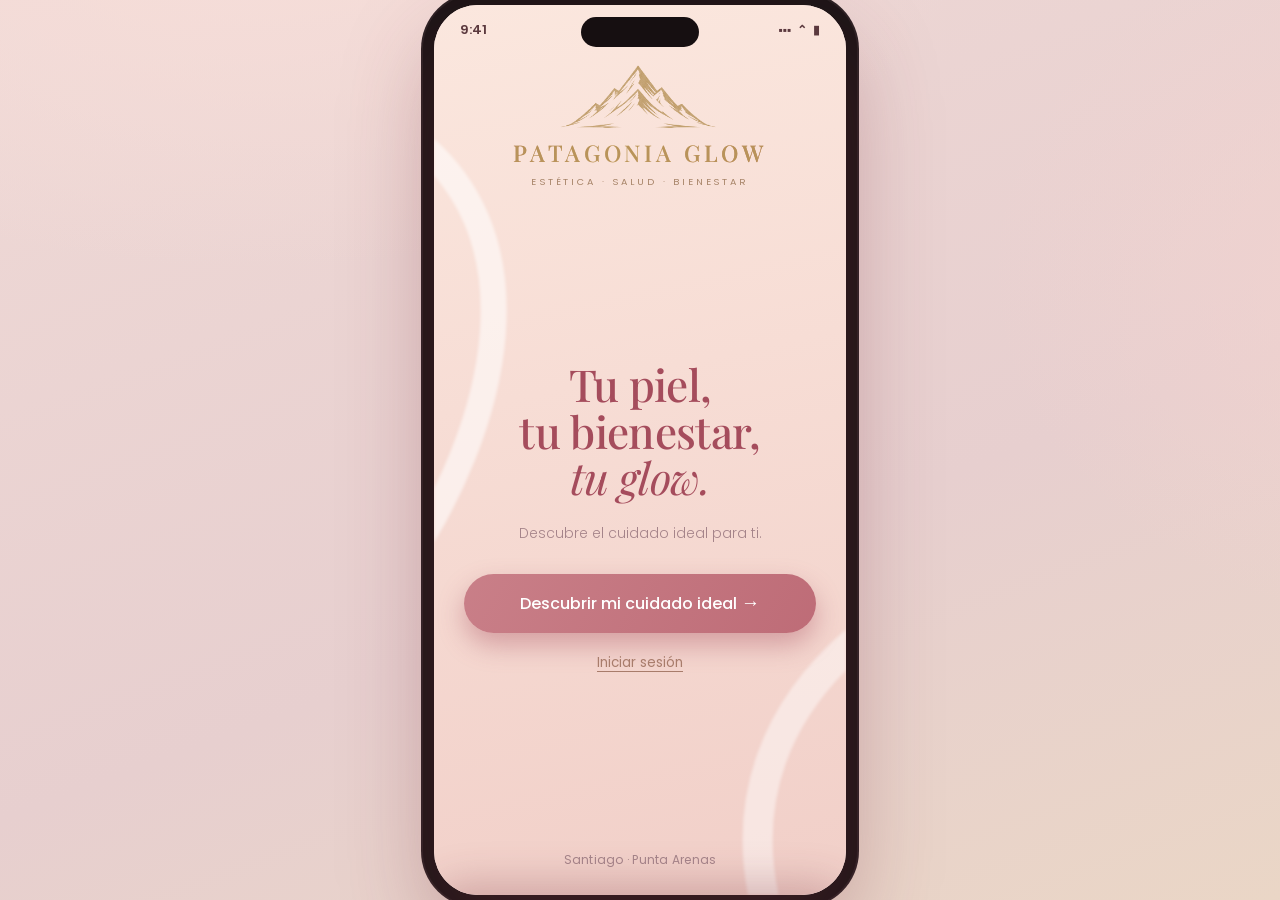
<file: jodie/index.html>
<!DOCTYPE html>
<html lang="es">
<head>
<meta charset="UTF-8">
<meta name="viewport" content="width=device-width, initial-scale=1.0, maximum-scale=1.0, user-scalable=no, viewport-fit=cover">
<meta name="theme-color" content="#C97F88">
<meta name="mobile-web-app-capable" content="yes">
<meta name="apple-mobile-web-app-capable" content="yes">
<meta name="apple-mobile-web-app-status-bar-style" content="default">
<meta name="apple-mobile-web-app-title" content="Patagonia Glow">
<meta name="description" content="Patagonia Glow · Estética, salud y bienestar. Agenda tu evaluación con Jodie Berríos, enfermera.">
<link rel="icon" href="data:image/svg+xml,%3Csvg xmlns='http://www.w3.org/2000/svg' viewBox='0 0 64 64'%3E%3Crect width='64' height='64' rx='15' fill='%23C97F88'/%3E%3Ctext x='32' y='43' font-family='Georgia,serif' font-size='30' font-weight='700' fill='%23fff' text-anchor='middle'%3EPG%3C/text%3E%3C/svg%3E">
<link rel="apple-touch-icon" href="apple-touch-icon.png">
<title>Patagonia Glow · App</title>
<link rel="preconnect" href="https://fonts.googleapis.com">
<link rel="preconnect" href="https://fonts.gstatic.com" crossorigin>
<link href="https://fonts.googleapis.com/css2?family=Playfair+Display:ital,wght@0,400;0,500;0,600;0,700;1,400;1,500;1,600&family=Poppins:wght@300;400;500;600&display=swap" rel="stylesheet">
<style>
:root{
  --blush:#FBEAE8; --blush2:#F6DBD9; --cream:#FFF9F8; --white:#FFFFFF;
  --rose:#C97F88; --rose-deep:#A54C5C; --rose-mid:#BE6C77; --rose-soft:#F3C9CD;
  --rose-ghost:#FCEFEF; --gold:#C9A063; --gold-lite:#E7CB98;
  --ink:#5B393E; --muted:#A5848A; --line:#F0D9D8;
  --shadow:0 12px 30px rgba(165,76,92,.12); --shadow-sm:0 6px 16px rgba(165,76,92,.10);
}
*{margin:0;padding:0;box-sizing:border-box;-webkit-tap-highlight-color:transparent}
html,body{height:100%}
body{
  font-family:'Poppins',sans-serif;color:var(--ink);
  background:
    radial-gradient(1200px 600px at 20% -10%, #F7DED9 0%, transparent 60%),
    radial-gradient(1000px 700px at 120% 30%, #F3D3CF 0%, transparent 55%),
    linear-gradient(160deg,#EFD9D6,#E7CFCf 60%,#EAD6C6);
  min-height:100vh;min-height:100dvh;display:flex;align-items:center;justify-content:center;
}
.serif{font-family:'Playfair Display',serif}

/* ===== SPLASH v2 (21-ago) — según referencia de Jodie ===== */
#splash{
  background:linear-gradient(168deg,#FBE7DE 0%,#F7DDD5 42%,#F1CFC8 100%);
  display:flex;flex-direction:column;align-items:center;
  padding:0 30px;overflow:hidden;
}
.sp-curves{position:absolute;inset:0;z-index:0;pointer-events:none}
.sp-curves svg{width:100%;height:100%;filter:blur(1.5px)}
.sp-brand{position:relative;z-index:1;text-align:center;margin-top:16%}
/* logo real de la marca (logo-montana.png), extraído de la referencia de Jodie */
.mtn{width:168px;height:auto;display:block;margin:0 auto 12px}
/* sobre el fondo rosa de "Sobre" el dorado se aclara para que resalte */
.mtn.sm{width:132px;margin-bottom:10px;filter:brightness(1.5) saturate(.75)}
#splash .logo-name{
  font-family:'Playfair Display',serif;font-size:23px;letter-spacing:.16em;
  color:#B8935A;font-weight:500;line-height:1.1
}
#splash .logo-sub{
  font-size:9.5px;letter-spacing:.30em;color:#A78468;margin-top:9px;font-weight:400
}
.sp-copy{position:relative;z-index:1;width:100%;margin-top:auto;padding-bottom:6px}
.sp-h1{
  font-size:44px;line-height:1.06;color:var(--rose-deep);
  font-weight:500;letter-spacing:-.015em;text-align:center
}
.sp-h1 em{font-style:italic;font-weight:400}
.sp-sub{
  text-align:center;font-size:14px;color:var(--muted);
  margin:22px 0 30px;font-weight:300
}
.sp-cta{
  display:flex;align-items:center;justify-content:center;gap:12px;
  background:#B5726F;border-radius:40px;padding:19px 20px;font-size:16px;font-weight:400;
  box-shadow:0 10px 26px rgba(165,76,92,.22)
}
.sp-ar{font-size:19px;line-height:1}
.sp-login{
  display:block;margin:20px auto 0;background:none;border:none;
  font-family:'Poppins',sans-serif;font-size:13.5px;color:#A87C6B;
  text-decoration:underline;text-underline-offset:4px;cursor:pointer
}
.sp-sedes{
  position:relative;z-index:1;font-size:12px;color:var(--muted);
  letter-spacing:.02em;margin:auto 0 26px
}

/* ===== SOBRE v2 (21-ago) ===== */
.ab-hero{
  background:linear-gradient(150deg,#C88B8E,#B5726F 70%);
  border-radius:20px;padding:22px 18px 20px;text-align:center;
  box-shadow:var(--shadow);margin-bottom:18px
}
.ab-name{
  font-family:'Playfair Display',serif;font-size:20px;letter-spacing:.15em;
  color:#F7E7CE;font-weight:500;margin-top:2px
}
.ab-sub{font-size:8.5px;letter-spacing:.28em;color:#F0D6C8;margin-top:8px}
.ab-card{
  background:var(--white);border-radius:16px;padding:16px 16px 17px;
  display:flex;gap:14px;align-items:flex-start;box-shadow:var(--shadow-sm);
  border:1px solid var(--line);margin-bottom:22px
}
.ab-ico{
  flex:0 0 62px;height:62px;border-radius:50%;background:#FBF1E6;
  display:grid;place-items:center
}
.ab-ico svg{width:40px;height:40px}
.ab-t{font-size:19px;color:var(--ink);margin-bottom:6px;font-weight:500}
.ab-card p{font-size:13.5px;line-height:1.55;color:#7A5B60;font-weight:300}
.ab-h{
  font-size:19px;color:var(--ink);font-weight:500;
  margin:0 2px 11px;letter-spacing:-.01em
}
.ab-step{
  background:var(--white);border:1px solid var(--line);border-radius:14px;
  padding:13px 14px;display:flex;align-items:center;gap:12px;margin-bottom:9px;
  box-shadow:0 3px 10px rgba(165,76,92,.05)
}
.ab-n{
  flex:0 0 30px;height:30px;border-radius:50%;background:#B5726F;color:#fff;
  display:grid;place-items:center;font-size:14px;font-weight:500
}
.ab-si{flex:0 0 30px;display:grid;place-items:center}
.ab-si svg{width:27px;height:27px}
.ab-sl{width:1px;height:26px;background:var(--line);flex:0 0 1px}
.ab-stx{font-size:13.5px;color:#6B4A50;font-weight:300;line-height:1.35}
.ab-sedes{display:grid;grid-template-columns:1fr 1fr;gap:11px;margin-bottom:22px}
.ab-sede{
  background:var(--white);border:1px solid var(--line);border-radius:16px;
  padding:14px 10px 13px;text-align:center;box-shadow:0 3px 10px rgba(165,76,92,.05)
}
.ab-sede svg{width:100%;max-width:118px;height:auto;display:block;margin:0 auto 6px}
.ab-sn{font-family:'Playfair Display',serif;font-size:14.5px;color:var(--ink)}
.ab-cta{
  background:#B5726F;border-radius:40px;padding:18px;font-size:16px;
  font-weight:400;box-shadow:0 8px 22px rgba(165,76,92,.20)
}
.ab-wa{
  display:block;margin:16px auto 4px;background:none;border:none;
  font-family:'Poppins',sans-serif;font-size:13.5px;color:#B5726F;
  text-decoration:underline;text-underline-offset:4px;cursor:pointer
}
/* enlace del home hacia "Sobre" — antes solo se llegaba haciendo scroll */
.ab-link{
  display:inline-flex;align-items:center;gap:7px;margin:12px 0 2px;
  background:var(--white);border:1px solid var(--line);border-radius:30px;
  padding:10px 17px;font-family:'Poppins',sans-serif;font-size:13.5px;
  color:#B5726F;cursor:pointer;box-shadow:0 3px 10px rgba(165,76,92,.06)
}
.ab-link span{font-size:17px;line-height:1}
.ab-link:active{transform:scale(.98)}
/* "Cerrar sesión": vuelve a la portada, que es donde está el Iniciar sesión.
   Va en su propia .mlist para que se vea como tarjeta igual que las demás. */
.mrow.salir .mi svg{width:19px;height:19px}
.mtn.tiny{width:74px;margin-bottom:6px}
/* volver a la portada desde el botón ‹ de "Sobre" no aplica: ese va a home */
#splash{cursor:default}

/* ---------- PHONE FRAME ---------- */
.phone{
  position:relative;width:100%;max-width:412px;height:min(890px,100vh);height:min(890px,100dvh);
  background:var(--blush);overflow:hidden;
  border-radius:44px;box-shadow:0 40px 90px rgba(120,50,60,.35),0 0 0 11px #1c1416,0 0 0 13px #2c2124;
}
@media(max-width:460px){
  .phone{border-radius:0;height:100vh;height:100svh;box-shadow:none}
  body{background:var(--blush)}
  .notch{display:none!important}       /* en el celular real no duplicamos el notch */
  .status{display:none!important}      /* ni la barra falsa 9:41 */
  .scroll{padding-top:max(22px,env(safe-area-inset-top))}
  .head{padding-top:max(22px,env(safe-area-inset-top))}
  .head .back{top:max(20px,env(safe-area-inset-top))}
  .nav{padding-bottom:max(14px,env(safe-area-inset-bottom))}
}
/* accesibilidad: respeta "reducir movimiento" */
@media (prefers-reduced-motion: reduce){
  *,*::before,*::after{animation-duration:.001ms!important;animation-iteration-count:1!important;transition-duration:.001ms!important;scroll-behavior:auto!important}
}
/* accesibilidad: foco visible por teclado */
button:focus-visible,a:focus-visible,input:focus-visible,textarea:focus-visible{outline:2.5px solid var(--rose-deep);outline-offset:2px;border-radius:8px}
.notch{position:absolute;top:12px;left:50%;transform:translateX(-50%);width:118px;height:30px;background:#160f11;border-radius:20px;z-index:60}
.status{position:absolute;top:0;left:0;right:0;height:50px;display:flex;align-items:center;justify-content:space-between;padding:0 26px;font-size:13px;font-weight:600;color:var(--ink);z-index:50;pointer-events:none}
.status .r{display:flex;gap:6px;align-items:center;font-size:12px}

/* ---------- SCREENS ---------- */
.screen{position:absolute;inset:0;display:none;flex-direction:column;opacity:0;transition:opacity .4s ease}
.screen.on{display:flex;opacity:1}
.scroll{flex:1;overflow-y:auto;overflow-x:hidden;padding:58px 20px 108px;-webkit-overflow-scrolling:touch}
.scroll::-webkit-scrollbar{width:0}

/* ---------- SPLASH ----------
   Rediseñado el 21-ago-2026 según la referencia de Jodie. El bloque nuevo
   está más arriba (buscar "SPLASH v2"). Acá solo quedan las clases que
   se siguen usando en OTRAS pantallas (.pg, .logo-mono en .top-brand,
   .logo-name, .logo-sub, .divider-heart). Las reglas propias del splash
   viejo se quitaron porque iban después y pisaban al diseño nuevo. */
.pg{font-family:'Playfair Display',serif;font-weight:600;letter-spacing:2px;
   background:linear-gradient(120deg,#B87A55,#E7C892 45%,#B0693F);-webkit-background-clip:text;background-clip:text;color:transparent}
.logo-mono{font-size:74px;line-height:.9;font-weight:700;letter-spacing:-4px}
.logo-name{font-size:23px;letter-spacing:7px;margin-top:10px}
.logo-sub{font-family:'Poppins';font-size:9.5px;letter-spacing:4.5px;color:#B27A70;margin-top:7px;font-weight:500}
.divider-heart{display:flex;align-items:center;justify-content:center;gap:12px;margin:16px 0}
.divider-heart .ln{height:1.5px;width:46px;background:linear-gradient(90deg,transparent,var(--gold-lite))}
.divider-heart .ln.r{background:linear-gradient(90deg,var(--gold-lite),transparent)}
.cta{display:block;width:100%;border:none;cursor:pointer;font-family:'Poppins';font-weight:500;font-size:16px;
   color:#fff;padding:17px;border-radius:40px;margin-top:26px;
   background:linear-gradient(120deg,var(--rose),var(--rose-mid));box-shadow:0 12px 26px rgba(165,76,92,.4)}
.cta.gold{background:linear-gradient(120deg,#D9AE6B,#C79150);box-shadow:0 12px 26px rgba(180,140,70,.35)}
.cta:active{transform:scale(.98)}

/* ---------- HOME ---------- */
.top-brand{display:flex;flex-direction:column;align-items:center;margin-bottom:18px}
.top-brand .logo-mono{font-size:34px}
.top-brand .logo-name{font-size:13px;letter-spacing:5px;margin-top:4px}
.top-brand .logo-sub{font-size:7.5px;letter-spacing:3px;margin-top:4px}
.hello{font-family:'Playfair Display',serif;font-size:29px;font-weight:600;color:var(--rose-deep);line-height:1.1}
.hello .hh{display:inline-block;color:var(--gold)}
.subhello{font-size:13.5px;color:var(--rose-mid);margin-top:3px;margin-bottom:18px}
.subhello b{font-weight:600;color:var(--rose-deep)}

.appt{background:linear-gradient(125deg,var(--rose),var(--rose-mid));border-radius:24px;padding:18px 20px;color:#fff;box-shadow:var(--shadow);position:relative;overflow:hidden}
.appt::after{content:"";position:absolute;right:-30px;top:-30px;width:120px;height:120px;border-radius:50%;background:rgba(255,255,255,.10)}
.appt .lbl{font-size:11px;letter-spacing:1.5px;text-transform:uppercase;opacity:.85;font-weight:500}
.appt .svc{font-family:'Playfair Display',serif;font-size:20px;font-weight:600;margin:4px 0 6px}
.appt .when{font-size:13px;opacity:.95;display:flex;align-items:center;gap:7px}
.appt .det{margin-top:14px;background:rgba(255,255,255,.22);border:none;color:#fff;font-family:'Poppins';font-size:12.5px;font-weight:500;padding:9px 16px;border-radius:30px;cursor:pointer;backdrop-filter:blur(4px)}

.sec-title{font-family:'Playfair Display',serif;font-size:19px;font-weight:600;color:var(--ink);margin:26px 2px 14px;display:flex;align-items:center;justify-content:space-between}
.sec-title a{font-family:'Poppins';font-size:12px;color:var(--rose);font-weight:500;text-decoration:none}

.grid{display:grid;grid-template-columns:repeat(3,1fr);gap:12px}
.tile{background:var(--white);border-radius:20px;padding:16px 8px;text-align:center;cursor:pointer;box-shadow:var(--shadow-sm);transition:transform .18s}
.tile:active{transform:scale(.95)}
.tile .ic{width:44px;height:44px;margin:0 auto 8px;border-radius:14px;display:flex;align-items:center;justify-content:center;
   background:linear-gradient(135deg,var(--rose-ghost),#F7D7D9);color:var(--rose-deep)}
.tile .ic svg{width:23px;height:23px}
.tile span{font-size:11.5px;font-weight:500;color:var(--ink);line-height:1.2;display:block}

.ia{margin-top:16px;background:linear-gradient(120deg,#FBE4D4,#F7D9DD);border-radius:22px;padding:15px 16px;display:flex;align-items:center;gap:14px;cursor:pointer;box-shadow:var(--shadow-sm)}
.ia .bot{width:46px;height:46px;border-radius:50%;background:linear-gradient(135deg,#fff,#FBEAE8);display:flex;align-items:center;justify-content:center;font-size:24px;box-shadow:0 4px 10px rgba(165,76,92,.15)}
.ia .tt{flex:1}
.ia .tt b{font-family:'Playfair Display',serif;font-size:15px;color:var(--rose-deep);font-weight:600}
.ia .tt p{font-size:11.5px;color:var(--rose-mid);margin-top:2px}

/* service list rows */
.srow{display:flex;align-items:center;gap:15px;background:var(--white);border-radius:20px;padding:13px 15px;margin-bottom:11px;cursor:pointer;box-shadow:var(--shadow-sm);transition:transform .18s}
.srow:active{transform:scale(.98)}
.srow .circ{width:52px;height:52px;border-radius:50%;flex:0 0 52px;display:flex;align-items:center;justify-content:center;
   background:radial-gradient(circle at 35% 30%,#F7D3D6,#EDA9B0);color:#fff}
.srow .circ svg{width:26px;height:26px}
.srow .nm{flex:1}
.srow .nm b{font-size:14.5px;font-weight:500;color:var(--ink);display:block}
.srow .nm small{font-size:11.5px;color:var(--muted)}
.srow .chev{color:var(--rose);font-size:20px}

/* ---------- AGENDA ---------- */
.head{padding:58px 20px 6px;text-align:center;position:relative}
.head .back{position:absolute;left:18px;top:56px;font-size:22px;color:var(--rose-deep);cursor:pointer;background:none;border:none}
.head h3{font-family:'Playfair Display',serif;font-size:17px;letter-spacing:3px;text-transform:uppercase;color:var(--rose-deep);font-weight:600}
.pick{font-size:14px;font-weight:500;color:var(--ink);margin:6px 2px 12px}

.chipwrap{display:flex;gap:10px;overflow-x:auto;padding:4px 2px 14px}
.chipwrap::-webkit-scrollbar{height:0}
.daychip{flex:0 0 auto;min-width:56px;text-align:center;background:var(--white);border-radius:16px;padding:10px 6px;cursor:pointer;box-shadow:var(--shadow-sm);border:1.5px solid transparent}
.daychip small{font-size:10.5px;color:var(--muted);text-transform:uppercase;letter-spacing:.5px}
.daychip b{display:block;font-size:19px;font-family:'Playfair Display',serif;color:var(--ink);margin-top:2px}
.daychip.sel{background:linear-gradient(125deg,var(--rose),var(--rose-mid));border-color:var(--rose)}
.daychip.sel small,.daychip.sel b{color:#fff}

.times{display:grid;grid-template-columns:repeat(3,1fr);gap:11px;margin-top:6px}
.tchip{background:var(--white);border:1.5px solid var(--line);border-radius:14px;padding:12px 0;text-align:center;font-size:14px;font-weight:500;color:var(--ink);cursor:pointer;transition:.15s}
.tchip.sel{background:linear-gradient(125deg,var(--rose),var(--rose-mid));color:#fff;border-color:var(--rose)}
.tchip.off{opacity:.38;text-decoration:line-through;cursor:not-allowed}

/* ---------- RESULTADOS ---------- */
.tabs{display:flex;background:var(--white);border-radius:16px;padding:5px;box-shadow:var(--shadow-sm);margin-bottom:18px}
.tabs button{flex:1;border:none;background:none;font-family:'Poppins';font-size:13px;font-weight:500;color:var(--muted);padding:9px;border-radius:12px;cursor:pointer}
.tabs button.sel{background:linear-gradient(125deg,var(--rose),var(--rose-mid));color:#fff}
.rescard{background:var(--white);border-radius:22px;padding:16px;margin-bottom:16px;box-shadow:var(--shadow-sm)}
.rescard h4{font-family:'Playfair Display',serif;font-size:16px;color:var(--rose-deep);margin-bottom:12px}
.ba{display:flex;gap:10px}
.ba .im{flex:1;border-radius:14px;height:96px;display:flex;align-items:flex-end;justify-content:center;padding-bottom:8px;font-size:11px;font-weight:600;color:#fff;letter-spacing:1px}
.ba .before{background:linear-gradient(160deg,#cdb2a6,#a98a7e)}
.ba .after{background:linear-gradient(160deg,#F2C9CC,#D98A93)}
.track{margin-top:14px}
.track .bar{height:6px;border-radius:6px;background:var(--line);position:relative}
.track .bar i{position:absolute;left:0;top:0;bottom:0;border-radius:6px;background:linear-gradient(90deg,var(--gold-lite),var(--rose));width:66%}
.track .lbls{display:flex;justify-content:space-between;font-size:10.5px;color:var(--muted);margin-top:6px}

/* ---------- PERFIL ---------- */
.pavatar{width:88px;height:88px;border-radius:50%;margin:6px auto 12px;background:radial-gradient(circle at 35% 30%,#F7D3D6,#D98A93);display:flex;align-items:center;justify-content:center;font-family:'Playfair Display',serif;font-size:34px;color:#fff;box-shadow:var(--shadow)}
.pname{text-align:center;font-family:'Playfair Display',serif;font-size:22px;color:var(--rose-deep);font-weight:600}
.pmail{text-align:center;font-size:12.5px;color:var(--muted);margin-bottom:18px}
.points{background:linear-gradient(120deg,#E7CB98,#D9AE6B);border-radius:22px;padding:18px 20px;color:#fff;display:flex;align-items:center;justify-content:space-between;box-shadow:var(--shadow)}
.points .big{font-family:'Playfair Display',serif;font-size:30px;font-weight:700}
.points small{font-size:11px;opacity:.9;letter-spacing:1px;text-transform:uppercase}
.mlist{margin-top:16px;background:var(--white);border-radius:20px;overflow:hidden;box-shadow:var(--shadow-sm)}
.mrow{display:flex;align-items:center;gap:14px;padding:15px 16px;border-bottom:1px solid var(--line);cursor:pointer}
.mrow:last-child{border-bottom:none}
.mrow .mi{width:36px;height:36px;border-radius:11px;background:var(--rose-ghost);color:var(--rose-deep);display:flex;align-items:center;justify-content:center}
.mrow .mi svg{width:19px;height:19px}
.mrow span{flex:1;font-size:14px;font-weight:500}
.mrow .chev{color:var(--rose);font-size:19px}
.branch{display:flex;gap:12px;margin-top:16px}
.branch div{flex:1;background:var(--white);border-radius:18px;padding:14px;text-align:center;box-shadow:var(--shadow-sm)}
.branch b{font-family:'Playfair Display',serif;font-size:14px;color:var(--rose-deep);display:block}
.branch small{font-size:11px;color:var(--muted)}

/* ---------- BOTTOM NAV ---------- */
.nav{position:absolute;bottom:0;left:0;right:0;height:78px;background:rgba(255,255,255,.92);backdrop-filter:blur(14px);
   border-top:1px solid var(--line);display:flex;align-items:center;justify-content:space-around;padding:0 8px 14px;z-index:40}
.nav button{background:none;border:none;cursor:pointer;display:flex;flex-direction:column;align-items:center;gap:4px;color:var(--muted);font-family:'Poppins';font-size:10px;font-weight:500;flex:1}
.nav button svg{width:23px;height:23px}
.nav button.sel{color:var(--rose-deep)}
.nav button.sel .nic{background:var(--rose-ghost)}
.nav .nic{width:40px;height:26px;display:flex;align-items:center;justify-content:center;border-radius:12px;transition:.2s}

/* toast */
.toast{position:absolute;left:20px;right:20px;bottom:96px;background:linear-gradient(120deg,var(--rose-deep),var(--rose));color:#fff;padding:15px 18px;border-radius:18px;box-shadow:var(--shadow);z-index:80;display:flex;align-items:center;gap:10px;font-size:13.5px;transform:translateY(140%);opacity:0;pointer-events:none;transition:transform .45s cubic-bezier(.2,.9,.3,1.3),opacity .3s ease}
.toast.show{transform:translateY(0);opacity:1;pointer-events:auto}
.fade-up{animation:fadeUp .5s ease both}
@keyframes fadeUp{from{opacity:0;transform:translateY(14px)}to{opacity:1;transform:none}}

/* ---------- TEST DE PIEL ---------- */
.qintro{background:var(--white);border-radius:24px;padding:24px 20px;text-align:center;box-shadow:var(--shadow);margin-top:6px}
.qintro .bb{font-size:46px}
.qintro .tt{font-family:'Playfair Display',serif;font-size:23px;color:var(--rose-deep);font-weight:700;margin:10px 6px 8px;line-height:1.2}
.qintro p{font-size:13.5px;color:var(--rose-mid);line-height:1.55}
.qprog{height:6px;background:var(--line);border-radius:6px;margin:2px 2px 20px;overflow:hidden}
.qprog i{display:block;height:100%;background:linear-gradient(90deg,var(--gold-lite),var(--rose));border-radius:6px;transition:width .3s}
.qnum{font-size:11px;letter-spacing:1.2px;text-transform:uppercase;color:var(--rose-mid);font-weight:600;text-align:center}
.qq{font-family:'Playfair Display',serif;font-size:21px;font-weight:600;color:var(--rose-deep);text-align:center;margin:8px 6px 20px;line-height:1.3}
.qopt{background:var(--white);border:1.6px solid var(--line);border-radius:16px;padding:15px 18px;margin-bottom:11px;font-size:14.5px;font-weight:500;color:var(--ink);cursor:pointer;display:flex;align-items:center;gap:12px;transition:.15s}
.qopt:active{transform:scale(.98);border-color:var(--rose);background:var(--rose-ghost)}
.qopt .em{font-size:20px;flex:0 0 auto}
.rcard{background:linear-gradient(135deg,#fff,var(--rose-ghost));border-radius:24px;padding:22px 20px;box-shadow:var(--shadow);text-align:center;margin-top:6px}
.rcard .tag{font-size:11px;letter-spacing:1.5px;text-transform:uppercase;color:var(--rose-mid);font-weight:600}
.rcard .tname{font-family:'Playfair Display',serif;font-size:25px;color:var(--rose-deep);font-weight:700;margin:6px 0 5px;line-height:1.15}
.rcard .tdesc{font-size:13.5px;color:var(--ink);line-height:1.55}
.rextra{background:var(--white);border-radius:14px;padding:12px 15px;margin-top:13px;text-align:left;font-size:12.8px;color:var(--ink);line-height:1.5;box-shadow:var(--shadow-sm)}
.rextra b{color:var(--rose-deep)}
.rsafe{background:#FFF6E9;border:1px solid #F0D9A8;border-radius:14px;padding:12px 14px;margin-top:12px;font-size:12.5px;color:#8a6a30;line-height:1.5;text-align:left}
.rtip{background:#FBEFF0;border:1px solid #F0D0D4;border-radius:14px;padding:11px 14px;margin-top:10px;font-size:12.5px;color:#8a4a55;line-height:1.5;text-align:left}
.rdisc{font-size:11px;color:var(--muted);margin-top:15px;line-height:1.5}
.galeria{display:flex;gap:10px;overflow-x:auto;scroll-snap-type:x mandatory;padding:4px 0 8px;-webkit-overflow-scrolling:touch}
.galeria img{flex:0 0 72%;max-width:260px;border-radius:14px;scroll-snap-align:start;cursor:zoom-in;box-shadow:0 4px 14px rgba(181,114,111,.18)}
.galeria.grid{display:grid;grid-template-columns:1fr 1fr;overflow:visible}
.galeria.grid img{max-width:100%;width:100%}
#fotoGrande{position:fixed;inset:0;background:rgba(30,20,20,.88);display:none;align-items:center;justify-content:center;z-index:9999;padding:16px}
#fotoGrande.on{display:flex}
#fotoGrande img{max-width:100%;max-height:92vh;border-radius:12px}
#fotoGrande span{position:absolute;top:14px;right:18px;color:#fff;font-size:26px;cursor:pointer}
.btn2{display:block;width:100%;border:1.5px solid var(--line);background:var(--white);color:var(--rose-deep);font-family:'Poppins';font-weight:500;font-size:14px;padding:14px;border-radius:34px;margin-top:10px;cursor:pointer}
/* ---------- CATALOGO ---------- */
.tcard{background:var(--white);border-radius:20px;padding:15px 17px;margin-bottom:12px;box-shadow:var(--shadow-sm)}
.tcard h5{font-family:'Playfair Display',serif;font-size:16px;color:var(--rose-deep);font-weight:600;display:flex;align-items:center;gap:9px}
.tcard p{font-size:12.8px;color:var(--muted);margin-top:5px;line-height:1.5}
.tcard .promo{display:inline-block;margin-top:9px;background:linear-gradient(120deg,#E7CB98,#D9AE6B);color:#fff;font-size:11px;font-weight:600;padding:4px 12px;border-radius:20px}
/* ---------- CUIDADOS ---------- */
.skinpick{display:flex;gap:8px;overflow-x:auto;padding:2px 2px 16px}
.skinpick::-webkit-scrollbar{height:0}
.skinpick button{flex:0 0 auto;border:1.5px solid var(--line);background:var(--white);border-radius:20px;padding:9px 16px;font-family:'Poppins';font-size:13px;font-weight:500;color:var(--ink);cursor:pointer}
.skinpick button.sel{background:linear-gradient(125deg,var(--rose),var(--rose-mid));color:#fff;border-color:var(--rose)}
.carecard{background:var(--white);border-radius:18px;padding:16px 17px;box-shadow:var(--shadow-sm)}
.carecard b{display:block;font-size:15px;color:var(--rose-deep);margin-bottom:10px;font-family:'Playfair Display',serif}
.carecard .li{display:flex;gap:9px;font-size:13px;color:var(--ink);line-height:1.45;margin:8px 0}
.carecard .li i{color:var(--gold);font-style:normal}
/* ---------- selección de servicio + ficha ---------- */
.srow.sel{border:2px solid var(--rose);box-shadow:0 8px 20px rgba(197,127,136,.28)}
.srow .badge{margin-left:auto;font-size:11px;color:var(--rose-deep);font-weight:600;display:none;white-space:nowrap}
.srow.sel .badge{display:inline}
.srow .info{margin-left:8px;color:var(--rose);font-size:17px;font-weight:700}
.selsum{background:var(--rose-ghost);border:1px solid var(--rose-soft);border-radius:16px;padding:13px 15px;margin:0 0 14px;font-size:13px;color:var(--ink);line-height:1.5}
.selsum b{color:var(--rose-deep);font-family:'Playfair Display',serif;font-size:15px;display:block;margin-bottom:3px}
.tcard{cursor:pointer;transition:transform .15s}
.tcard:active{transform:scale(.98)}
.sheet-bg{position:absolute;inset:0;background:rgba(70,30,40,.42);opacity:0;pointer-events:none;transition:.3s;z-index:90}
.sheet-bg.on{opacity:1;pointer-events:auto}
.sheet{position:absolute;left:0;right:0;bottom:0;background:var(--cream);border-radius:28px 28px 0 0;padding:6px 22px 26px;z-index:95;transform:translateY(105%);transition:transform .35s cubic-bezier(.2,.9,.3,1.1);max-height:84%;overflow-y:auto;box-shadow:0 -14px 40px rgba(120,50,60,.28)}
.sheet.on{transform:translateY(0)}
.sheet::-webkit-scrollbar{width:0}
.sheet .grab{width:44px;height:5px;border-radius:5px;background:var(--rose-soft);margin:8px auto 14px}
.sheet .demoji{font-size:42px;text-align:center}
.sheet h4{font-family:'Playfair Display',serif;font-size:25px;color:var(--rose-deep);font-weight:700;text-align:center;margin:6px 0 3px}
.sheet .dur{text-align:center;font-size:12.5px;color:var(--rose-mid);margin-bottom:8px}
.sheet .lbl2{font-size:11px;letter-spacing:1.2px;text-transform:uppercase;color:var(--muted);font-weight:600;margin:14px 0 6px}
.sheet .dtext{font-size:14px;color:var(--ink);line-height:1.6}
.sheet .benefs{display:flex;flex-wrap:wrap;gap:8px;margin-top:6px}
.sheet .benefs span{background:var(--white);border:1px solid var(--line);border-radius:20px;padding:6px 13px;font-size:12.5px;color:var(--rose-deep);font-weight:500}

/* ---------- FICHA COMPLETA (bottom sheet) ---------- */
.ptab{background:var(--white);border:1px solid var(--line);border-radius:14px;padding:4px 12px;margin:6px 0}
.prow{display:flex;justify-content:space-between;gap:10px;padding:10px 0;border-bottom:1px solid var(--line)}
.prow:last-child{border-bottom:0}
.prow .pz{font-size:13px;flex:1}
.prow .pv{text-align:right;font-size:14px;white-space:nowrap}
.prow .pv s{color:var(--muted);font-size:12px}
.prow .pv small{display:block;font-size:10px;color:var(--muted)}
.ptag{font-size:10px;background:var(--line);border-radius:8px;padding:1px 6px}
.fmeta{display:flex;gap:10px;margin:10px 0 4px}
.fmeta .fmi{flex:1;background:var(--white);border:1px solid var(--line);border-radius:14px;padding:10px 12px}
.fmeta .fmi small{font-size:10px;letter-spacing:.8px;text-transform:uppercase;color:var(--muted);font-weight:600}
.fmeta .fmi b{display:block;font-size:13.5px;color:var(--rose-deep);font-family:'Playfair Display',serif;margin-top:2px}
.fbadge{background:#FFF6E9;border:1px solid #F0D9A8;color:#8a6a30;border-radius:12px;padding:9px 13px;font-size:12.5px;font-weight:500;margin-top:10px;display:flex;align-items:center;gap:7px}
.flist{margin-top:4px}
.flist .fli{display:flex;gap:9px;font-size:13.5px;color:var(--ink);line-height:1.5;margin:6px 0;align-items:flex-start}
.flist .fli i{color:var(--rose);font-style:normal;font-weight:700;line-height:1.4}
.flist.contra{background:#FDF3F4;border:1px solid #F3D6DA;border-radius:14px;padding:10px 14px;margin-top:6px}
.flist.contra .fli i{color:var(--rose-deep)}
.fbtns{display:flex;flex-direction:column;gap:10px;margin-top:22px}
.fbtns .cta{margin-top:0}

/* ===== FICHA DERMAPEN (BB Glow) — correo de Jodie 29-ago =====
   Vista corta arriba (resumen, pasos, viales, 5 cuidados, agendar) y todo el
   detalle en desplegables abajo, para que la pantalla no sea eterna. */
.dp-res{background:var(--white);border-radius:18px;padding:14px 16px;box-shadow:var(--shadow-sm);margin-top:14px}
.dp-res p{font-size:14px;line-height:1.55;color:var(--ink)}
.dp-h{font-family:'Playfair Display',serif;font-size:17px;color:var(--rose-deep);font-weight:600;margin:22px 0 11px}
.dp-pasos{position:relative}
.dp-pasos::before{content:'';position:absolute;left:13px;top:10px;bottom:14px;width:2px;background:linear-gradient(var(--gold),var(--rose-soft))}
.dp-paso{position:relative;display:flex;gap:13px;align-items:flex-start;margin:0 0 13px}
.dp-num{flex:none;width:28px;height:28px;border-radius:50%;background:var(--cream);border:2px solid var(--gold);color:var(--rose-deep);font-family:'Playfair Display',serif;font-weight:700;font-size:13px;display:flex;align-items:center;justify-content:center;position:relative;z-index:1}
.dp-paso b{display:block;font-size:14px;color:var(--ink);font-weight:600;line-height:1.3;padding-top:3px}
.dp-paso span{display:block;font-size:12.5px;color:var(--muted);line-height:1.45;margin-top:1px}
.dp-viales{display:flex;flex-wrap:wrap;gap:7px}
.dp-viales span{background:var(--rose-ghost);border:1px solid var(--line);border-radius:20px;padding:6px 12px;font-size:12px;color:var(--rose-deep)}
.dp-nota{font-size:12px;color:var(--muted);margin-top:9px;line-height:1.5;font-style:italic}
.dp-mas{background:none;border:1px solid var(--rose-soft);color:var(--rose-deep);border-radius:22px;padding:9px 16px;font-family:'Poppins';font-size:13px;font-weight:500;cursor:pointer;margin-top:8px}
.dp-link{display:block;width:100%;text-align:center;margin-top:13px;background:none;border:none;color:#2F9E63;font-family:'Poppins';font-size:14px;font-weight:500;cursor:pointer;text-decoration:underline;text-underline-offset:3px}
.dp-acc{margin-top:26px;border-top:1px solid var(--line)}
.dp-acc details{border-bottom:1px solid var(--line)}
.dp-acc summary{list-style:none;cursor:pointer;padding:15px 2px;display:flex;justify-content:space-between;align-items:center;gap:10px;font-size:14.5px;font-weight:500;color:var(--ink)}
.dp-acc summary::-webkit-details-marker{display:none}
.dp-acc summary::after{content:'+';flex:none;font-size:21px;line-height:1;color:var(--gold);transition:transform .25s}
.dp-acc details[open] summary::after{transform:rotate(45deg)}
.dp-acc summary:focus-visible,.dp-mas:focus-visible,.dp-link:focus-visible{outline:2px solid var(--gold);outline-offset:3px;border-radius:8px}
.dp-in{padding:0 2px 17px}
.dp-sub{font-size:12.5px;font-weight:600;color:var(--rose-deep);margin:12px 0 4px}
.dp-sub:first-child{margin-top:0}
.dp-vial{padding:9px 0;border-bottom:1px dashed var(--line)}
.dp-vial:last-of-type{border-bottom:none}
.dp-vial b{display:block;font-size:13.5px;color:var(--ink);font-weight:600}
.dp-vial span{display:block;font-size:12.5px;color:var(--muted);line-height:1.45;margin-top:2px}
.dp-acc details.alerta summary{color:#9C3B3B}
.dp-alerta{background:#FDF1F0;border:1px solid #EFC4C1;border-left:4px solid #B8474A;border-radius:12px;padding:12px 14px;font-size:13.5px;line-height:1.55;color:#6B2D2D}
@media (prefers-reduced-motion:reduce){.dp-acc summary::after{transition:none}}
.cta.wa{background:linear-gradient(120deg,#3EB073,#2F9E63);box-shadow:0 12px 26px rgba(47,158,99,.32);display:flex;align-items:center;justify-content:center;gap:9px}
.cta.wa::before{content:"";width:19px;height:19px;background:no-repeat center/contain url("data:image/svg+xml;utf8,<svg xmlns='http://www.w3.org/2000/svg' viewBox='0 0 24 24' fill='white'><path d='M17.5 14.4c-.3-.2-1.7-.9-2-1-.3-.1-.5-.2-.6.1-.2.3-.7 1-.9 1.1-.2.2-.3.2-.6.1-1.7-.9-2.9-1.6-4-3.6-.3-.5.3-.5.8-1.6.1-.2 0-.4 0-.5-.1-.2-.6-1.5-.9-2-.2-.5-.4-.4-.6-.4h-.5c-.2 0-.5.1-.7.3-.7.7-1 1.6-1 2.6 0 .9.4 1.8.6 2.1.2.3 2.4 3.9 5.9 5.3 2.1.9 2.9.9 4 .8.6-.1 1.7-.7 2-1.4.2-.6.2-1.2.2-1.4-.1-.1-.2-.2-.5-.3z'/><path d='M12 2C6.5 2 2 6.5 2 12c0 1.8.5 3.4 1.3 4.9L2 22l5.3-1.4c1.4.8 3 1.2 4.7 1.2 5.5 0 10-4.5 10-10S17.5 2 12 2zm0 18c-1.5 0-3-.4-4.2-1.2l-.3-.2-3.1.8.8-3-.2-.3C4.4 14.9 4 13.5 4 12c0-4.4 3.6-8 8-8s8 3.6 8 8-3.6 8-8 8z'/></svg>")}

/* ---------- WHATSAPP FLOTANTE ---------- */
.wafab{position:absolute;right:16px;bottom:92px;width:54px;height:54px;border-radius:50%;border:none;cursor:pointer;z-index:38;
   background:linear-gradient(135deg,#43C476,#2F9E63);box-shadow:0 10px 24px rgba(47,158,99,.42);display:flex;align-items:center;justify-content:center}
.wafab svg{width:28px;height:28px;fill:#fff}
.wafab:active{transform:scale(.94)}

/* ---------- SOBRE / QUIÉN TE ATENDERÁ ---------- */
.provhero{background:linear-gradient(135deg,var(--rose),var(--rose-mid));border-radius:24px;padding:24px 20px;text-align:center;color:#fff;box-shadow:var(--shadow);position:relative;overflow:hidden}
.provhero::after{content:"";position:absolute;right:-30px;bottom:-40px;width:150px;height:150px;border-radius:50%;background:rgba(255,255,255,.10)}
.provhero .ph{width:96px;height:96px;border-radius:50%;margin:0 auto 12px;background:radial-gradient(circle at 35% 30%,#F7D3D6,#D98A93);display:flex;align-items:center;justify-content:center;font-family:'Playfair Display',serif;font-size:38px;color:#fff;border:3px solid rgba(255,255,255,.65);overflow:hidden}
.provhero .ph img{width:100%;height:100%;object-fit:cover;border-radius:50%}
.provhero .pnm{font-family:'Playfair Display',serif;font-size:24px;font-weight:700}
.provhero .prol{font-size:12.5px;letter-spacing:2px;text-transform:uppercase;opacity:.92;margin-top:3px}
.provcard{background:var(--white);border-radius:18px;padding:16px 17px;margin-top:14px;box-shadow:var(--shadow-sm)}
.provcard .pt{font-family:'Playfair Display',serif;font-size:15px;color:var(--rose-deep);font-weight:600;margin-bottom:7px}
.provcard p{font-size:13.5px;color:var(--ink);line-height:1.6}
.provcard .ph-note{font-size:11.5px;color:var(--muted);margin-top:8px;font-style:italic}
.loc{display:flex;gap:10px;margin-top:12px}
.loc div{flex:1;background:var(--white);border-radius:16px;padding:13px 10px;text-align:center;box-shadow:var(--shadow-sm)}
.loc b{font-family:'Playfair Display',serif;font-size:14px;color:var(--rose-deep);display:block}
.loc small{font-size:10.5px;color:var(--muted)}
.homephrase{font-family:'Playfair Display',serif;font-size:26px;font-weight:600;font-style:italic;color:var(--rose-deep);line-height:1.15;margin:2px 2px 4px}
.homephrase2{font-size:13px;color:var(--rose-mid);margin:0 2px 18px;line-height:1.5}
.bigbook{display:flex;align-items:center;gap:14px;background:linear-gradient(120deg,var(--rose),var(--rose-mid));border-radius:22px;padding:16px 18px;cursor:pointer;box-shadow:var(--shadow);color:#fff;margin-top:4px}
.bigbook .bi{width:44px;height:44px;border-radius:14px;background:rgba(255,255,255,.2);display:flex;align-items:center;justify-content:center}
.bigbook .bi svg{width:24px;height:24px}
.bigbook .bt{flex:1}
.bigbook .bt b{font-family:'Playfair Display',serif;font-size:17px;font-weight:600;display:block}
.bigbook .bt small{font-size:11.5px;opacity:.9}
.provlink{display:flex;align-items:center;gap:13px;background:var(--white);border-radius:20px;padding:13px 15px;margin-top:14px;cursor:pointer;box-shadow:var(--shadow-sm)}
.provlink .pl-av{width:46px;height:46px;border-radius:50%;flex:0 0 46px;background:radial-gradient(circle at 35% 30%,#F7D3D6,#D98A93);display:flex;align-items:center;justify-content:center;color:#fff;font-family:'Playfair Display',serif;font-size:20px}
.provlink .pl-t{flex:1}
.provlink .pl-t b{font-size:14px;color:var(--ink);display:block}
.provlink .pl-t small{font-size:11.5px;color:var(--muted)}

/* ---------- ¿QUÉ QUIERES MEJORAR? ---------- */
.needgrid{display:grid;grid-template-columns:repeat(2,1fr);gap:10px;margin-top:4px}
.needcard{background:var(--white);border-radius:16px;padding:13px 13px;cursor:pointer;box-shadow:var(--shadow-sm);display:flex;align-items:center;gap:10px;transition:transform .15s;border:1px solid transparent}
.needcard:active{transform:scale(.97);border-color:var(--rose-soft)}
.needcard .ne{font-size:21px;flex:0 0 auto;line-height:1}
.needcard b{font-size:12.4px;font-weight:500;color:var(--ink);line-height:1.2}
.needhero{background:linear-gradient(135deg,#fff,var(--rose-ghost));border-radius:22px;padding:20px 18px;text-align:center;box-shadow:var(--shadow-sm);margin-bottom:14px}
.needhero .nh-e{font-size:40px}
.needhero .nh-t{font-family:'Playfair Display',serif;font-size:22px;color:var(--rose-deep);font-weight:700;margin:6px 0 6px}
.needhero p{font-size:13px;color:var(--rose-mid);line-height:1.5}
#mejorar .cta.wa{margin-top:10px}

/* ---------- RESERVA MEJORADA ---------- */
.sedechip{flex:0 0 auto;background:var(--white);border-radius:16px;padding:11px 18px;cursor:pointer;box-shadow:var(--shadow-sm);border:1.5px solid transparent;font-size:13.5px;font-weight:500;color:var(--ink)}
.sedechip.sel{background:linear-gradient(125deg,var(--rose),var(--rose-mid));color:#fff;border-color:var(--rose)}
.prochip{display:flex;align-items:center;gap:12px;background:var(--white);border-radius:18px;padding:12px 15px;box-shadow:var(--shadow-sm);border:1.5px solid var(--rose-soft)}
.prochip .pa{width:42px;height:42px;border-radius:50%;flex:0 0 42px;background:radial-gradient(circle at 35% 30%,#F7D3D6,#D98A93);display:flex;align-items:center;justify-content:center;color:#fff;font-family:'Playfair Display',serif;font-size:17px}
.prochip .pt b{font-size:14px;color:var(--ink);display:block}
.prochip .pt small{font-size:11.5px;color:var(--muted)}
.resumen{background:var(--white);border-radius:20px;padding:16px 17px;margin-top:18px;box-shadow:var(--shadow-sm)}
.resumen .rh{font-family:'Playfair Display',serif;font-size:16px;color:var(--rose-deep);font-weight:600;margin-bottom:10px}
.resumen .rr{display:flex;justify-content:space-between;align-items:baseline;gap:12px;padding:7px 0;border-bottom:1px dashed var(--line);font-size:13px}
.resumen .rr:last-of-type{border-bottom:none}
.resumen .rr span{color:var(--muted)}
.resumen .rr b{color:var(--ink);font-weight:500;text-align:right}
.polbox{background:var(--rose-ghost);border-radius:14px;padding:12px 14px;margin-top:12px}
.polbox b{font-size:12px;color:var(--rose-deep);display:block;margin-bottom:2px}
.polbox p{font-size:12px;color:var(--ink);line-height:1.45;margin-bottom:8px}
.polbox p:last-child{margin-bottom:0}
.confbtns{display:flex;flex-direction:column;gap:9px;margin-top:16px}
.confbtns .btn2{margin-top:0}

/* ---------- FORMULARIO (evaluación previa) ---------- */
.field{margin-bottom:15px}
.field label{display:block;font-size:12.5px;font-weight:600;color:var(--rose-deep);margin-bottom:6px}
.field input[type=text],.field textarea{width:100%;border:1.5px solid var(--line);border-radius:14px;padding:12px 14px;font-family:'Poppins';font-size:14px;color:var(--ink);background:var(--white);resize:vertical}
.field input:focus,.field textarea:focus{outline:none;border-color:var(--rose)}
.field textarea{min-height:64px}
.photorow{display:flex;gap:10px}
.photobtn{flex:1;border:1.5px dashed var(--rose-soft);border-radius:14px;padding:16px 8px;text-align:center;font-size:12.5px;color:var(--rose-mid);background:var(--white);cursor:pointer;display:block}
.photobtn.done{border-style:solid;border-color:#3EB073;color:#2F9E63;background:#F0FaF4}
.photobtn .pe{font-size:22px;display:block;margin-bottom:4px}
.togrow{display:flex;gap:9px}
.togrow button{flex:1;border:1.5px solid var(--line);background:var(--white);border-radius:12px;padding:11px;font-family:'Poppins';font-size:13.5px;font-weight:500;color:var(--ink);cursor:pointer}
.togrow button.sel{background:linear-gradient(125deg,var(--rose),var(--rose-mid));color:#fff;border-color:var(--rose)}
.formnote{background:#FFF6E9;border:1px solid #F0D9A8;border-radius:14px;padding:12px 14px;font-size:12.5px;color:#8a6a30;line-height:1.5;margin:6px 0 16px}

/* ---------- CUIDADOS POST (home) ---------- */
.postcard{background:linear-gradient(120deg,#EAF6EF,#F1FAF4);border:1px solid #D6EEDF;border-radius:20px;padding:16px 17px;margin-top:16px;box-shadow:var(--shadow-sm)}
.postcard .pt{font-family:'Playfair Display',serif;font-size:15px;color:#2F7D52;font-weight:600;display:flex;align-items:center;gap:8px}
.postcard p{font-size:12.8px;color:#3a5a48;line-height:1.55;margin-top:6px}
.postcard .pa{margin-top:10px;background:#fff;border:1px solid #D6EEDF;color:#2F7D52;font-family:'Poppins';font-size:12.5px;font-weight:500;padding:9px 15px;border-radius:24px;cursor:pointer}

/* ---------- MI EVOLUCIÓN ---------- */
.resmeta{display:flex;gap:8px;flex-wrap:wrap;align-items:center;font-size:11.5px;color:var(--muted);margin:1px 0 11px}
.resmeta .nof{background:#EAF6EF;border:1px solid #D6EEDF;color:#2F7D52;border-radius:20px;padding:2px 9px;font-weight:600}
.resnote{font-size:11px;color:var(--muted);text-align:center;margin-top:14px;line-height:1.5}

/* ---------- GIFT CARDS ---------- */
.gcpreview{border-radius:22px;padding:22px 20px;color:#fff;box-shadow:var(--shadow);margin:4px 0 16px;position:relative;overflow:hidden;background:linear-gradient(135deg,var(--rose),var(--rose-mid) 55%,#D9AE6B)}
.gcpreview::after{content:"";position:absolute;right:-30px;top:-30px;width:130px;height:130px;border-radius:50%;background:rgba(255,255,255,.12)}
.gcpreview .gtag{font-size:10.5px;letter-spacing:2px;text-transform:uppercase;opacity:.9}
.gcpreview .gtitle{font-family:'Playfair Display',serif;font-size:22px;font-weight:700;margin:2px 0}
.gcpreview .gamt{font-family:'Playfair Display',serif;font-size:30px;font-weight:700;margin-top:8px}
.gcpreview .gto{font-size:12.5px;margin-top:10px;opacity:.95}
.gcpreview .gded{font-size:12.5px;font-style:italic;margin-top:3px;opacity:.95}
.occhips,.amtchips{display:flex;gap:8px;flex-wrap:wrap}
.occhips button,.amtchips button{border:1.5px solid var(--line);background:var(--white);border-radius:20px;padding:9px 13px;font-family:'Poppins';font-size:12.5px;font-weight:500;color:var(--ink);cursor:pointer}
.occhips button.sel,.amtchips button.sel{background:linear-gradient(125deg,var(--rose),var(--rose-mid));color:#fff;border-color:var(--rose)}

/* ---------- PUNTOS EXPLICADOS ---------- */
.ptshow{background:var(--white);border-radius:18px;padding:16px 17px;margin-top:14px;box-shadow:var(--shadow-sm)}
.ptshow b.h{font-family:'Playfair Display',serif;font-size:15px;color:var(--rose-deep);display:block;margin-bottom:4px}
.ptsprog{height:9px;background:var(--line);border-radius:9px;overflow:hidden;margin:12px 0 6px}
.ptsprog i{display:block;height:100%;background:linear-gradient(90deg,var(--gold-lite),var(--rose))}
.ptsnote{font-size:12px;color:var(--muted)}
.ptli{display:flex;gap:9px;font-size:13px;color:var(--ink);line-height:1.45;margin:8px 0}
.ptli i{color:var(--gold);font-style:normal;font-weight:700}

/* ---------- FAQ ---------- */
.faqitem{background:var(--white);border-radius:16px;margin-bottom:10px;box-shadow:var(--shadow-sm);overflow:hidden}
.faqq{padding:14px 16px;font-size:13.8px;font-weight:500;color:var(--ink);cursor:pointer;display:flex;justify-content:space-between;align-items:center;gap:10px}
.faqq .fq-i{color:var(--rose);font-size:22px;transition:transform .2s;flex:0 0 auto}
.faqa{max-height:0;overflow:hidden;transition:max-height .25s ease;font-size:13px;color:var(--muted);line-height:1.55}
.faqitem.open .faqa{max-height:280px;padding:0 16px 14px}
.faqitem.open .fq-i{transform:rotate(45deg)}

/* ---------- RESEÑAS ---------- */
.review{background:var(--white);border-radius:16px;padding:14px 16px;margin-bottom:11px;box-shadow:var(--shadow-sm)}
.review .rvh{display:flex;align-items:center;gap:10px}
.review .rva{width:38px;height:38px;border-radius:50%;background:radial-gradient(circle at 35% 30%,#F7D3D6,#D98A93);color:#fff;display:flex;align-items:center;justify-content:center;font-family:'Playfair Display',serif;font-size:16px}
.review .rvn{flex:1}
.review .rvn b{font-size:13.5px;color:var(--ink);display:block}
.review .rvn small{font-size:11px;color:var(--muted)}
.review .rvver{font-size:10.5px;color:#2F7D52;background:#EAF6EF;border:1px solid #D6EEDF;border-radius:16px;padding:2px 8px;font-weight:600}
.review .stars{color:var(--gold);font-size:13px;margin-top:8px}
.review p{font-size:13px;color:var(--ink);line-height:1.5;margin-top:5px}

/* ---------- FAVORITOS heart en ficha ---------- */
.favbtn{position:absolute;top:12px;right:16px;background:rgba(255,255,255,.7);border:none;width:38px;height:38px;border-radius:50%;font-size:19px;cursor:pointer;z-index:3;line-height:1;box-shadow:var(--shadow-sm)}
.privtext{font-size:13px;color:var(--ink);line-height:1.6}
.privtext h5{font-family:'Playfair Display',serif;font-size:15px;color:var(--rose-deep);margin:16px 0 6px}
</style>
</head>
<body>
<div class="phone">
  <div class="notch"></div>
  <div class="status"><span>9:41</span><span class="r">▪▪▪ &nbsp;⌃ &nbsp;▮</span></div>

  <!-- ============ SPLASH ============ -->
  <section class="screen on" id="splash">
    <div class="sp-curves" aria-hidden="true">
      <svg viewBox="0 0 412 890" preserveAspectRatio="none">
        <path d="M-40,120 C120,220 60,430 -30,560" stroke="#fff" stroke-opacity=".55" stroke-width="26" fill="none"/>
        <path d="M470,600 C330,690 300,810 340,930" stroke="#fff" stroke-opacity=".45" stroke-width="30" fill="none"/>
      </svg>
    </div>

    <div class="sp-brand">
      <img class="mtn" src="logo-montana.png" alt="Patagonia Glow">
      <div class="pg logo-name">PATAGONIA GLOW</div>
      <div class="logo-sub">ESTÉTICA · SALUD · BIENESTAR</div>
    </div>

    <div class="sp-copy">
      <h1 class="serif sp-h1">Tu piel,<br>tu bienestar,<br><em>tu glow.</em></h1>
      <p class="sp-sub">Descubre el cuidado ideal para ti.</p>
      <button class="cta sp-cta" onclick="go('home')">Descubrir mi cuidado ideal <span class="sp-ar">→</span></button>
      <button class="sp-login" onclick="go('perfil')">Iniciar sesión</button>
    </div>

    <div class="sp-sedes">Santiago · Punta Arenas</div>
  </section>

  <!-- ============ HOME ============ -->
  <section class="screen" id="home">
    <div class="scroll">
      <!-- el logo vuelve a la portada; el enlace de abajo lleva a "Sobre" -->
      <div class="top-brand fade-up" onclick="go('splash')" role="button" tabindex="0"
           title="Volver a la portada" style="cursor:pointer">
        <img class="mtn tiny" src="logo-montana.png" alt="">
        <div class="pg logo-name">PATAGONIA GLOW</div>
        <div class="logo-sub">ESTÉTICA · SALUD · BIENESTAR</div>
      </div>
      <div class="hello fade-up serif">¡Hola! Bienvenida a Patagonia Glow <span class="hh">♥</span></div>
      <div class="homephrase fade-up">Tu mejor versión, cuidada con intención.</div>
      <div class="homephrase2 fade-up">Tratamientos personalizados para realzar tu belleza de forma natural.</div>
      <button class="ab-link fade-up" onclick="go('sobre')">Conoce Patagonia Glow <span>›</span></button>

      <div class="appt fade-up">
        <div class="lbl">Tu próxima cita</div>
        <div class="svc serif">Limpieza Facial Profunda</div>
        <div class="when">🗓️ Vie 14 de junio · 16:30 hrs</div>
        <button class="det" onclick="toast('Detalles de tu cita 💆‍♀️')">Ver detalles</button>
      </div>

      <div id="postHome"></div>

      <div class="bigbook fade-up" style="margin-top:16px" onclick="go('agenda')">
        <div class="bi">${cal}</div>
        <div class="bt"><b>Agendar tu hora</b><small>Reserva en simple, cuando quieras</small></div>
        <span style="font-size:22px">›</span>
      </div>

      <div class="sec-title">¿Qué quieres mejorar?</div>
      <div class="needgrid" id="needsHome"></div>

      <div class="ia" style="margin-top:22px" onclick="openTest()">
        <div class="bot">🤖</div>
        <div class="tt"><b>Descubre qué necesita tu piel</b><p>Test rápido · recomendación personalizada ✨</p></div>
        <span style="color:var(--rose);font-size:20px">›</span>
      </div>

      <div class="sec-title">Tratamientos recomendados <a onclick="go('catalogo')">Ver todos</a></div>
      <div id="svcHome"></div>

      <div class="provlink fade-up" onclick="go('sobre')">
        <div class="pl-av">JB</div>
        <div class="pl-t"><b>Quién te atenderá</b><small>Jodie Berríos · Enfermera</small></div>
        <span style="color:var(--rose);font-size:20px">›</span>
      </div>

      <div class="grid" style="margin-top:20px">
        <div class="tile" onclick="go('catalogo')"><div class="ic">${grid}</div><span>Catálogo</span></div>
        <div class="tile" onclick="go('resultados')"><div class="ic">${chart}</div><span>Mi evolución</span></div>
        <div class="tile" onclick="go('cuidados')"><div class="ic">${clip}</div><span>Cuidados de piel</span></div>
        <div class="tile" onclick="go('giftcards')"><div class="ic">${gift}</div><span>Gift Cards</span></div>
        <div class="tile" onclick="go('sobre')"><div class="ic">${heart}</div><span>Sobre nosotras</span></div>
        <div class="tile" onclick="waGeneral()"><div class="ic">${cal}</div><span>WhatsApp</span></div>
      </div>
    </div>
  </section>

  <!-- ============ AGENDA ============ -->
  <section class="screen" id="agenda">
    <div class="head"><button class="back" onclick="go('home')">‹</button><h3>Agenda tu hora</h3></div>
    <div class="scroll" style="padding-top:14px">
      <div class="pick">Elige la sede</div>
      <div class="chipwrap" id="sedes"></div>

      <div class="pick">Profesional</div>
      <div class="prochip"><div class="pa">JB</div><div class="pt"><b>Jodie Berríos</b><small>Enfermera</small></div></div>

      <div class="pick" style="margin-top:22px">Selecciona el servicio</div>
      <div id="svcAgenda"></div>

      <div class="pick" style="margin-top:22px">Elige el día</div>
      <div class="chipwrap" id="days"></div>

      <div class="pick">Horarios disponibles</div>
      <div class="times" id="times"></div>

      <div id="resumen"></div>

      <button class="cta" style="margin-top:20px" onclick="confirmBooking()">Solicitar reserva</button>
    </div>
  </section>

  <!-- ============ MI EVOLUCIÓN ============ -->
  <section class="screen" id="resultados">
    <div class="head"><button class="back" onclick="go('home')">‹</button><h3>Mi evolución</h3></div>
    <div class="scroll" style="padding-top:16px">
      <div class="tabs">
        <button class="sel" id="tabMis" onclick="showRes('mis')">Mis resultados</button>
        <button id="tabPub" onclick="showRes('pub')">Resultados reales</button>
      </div>
      <div id="resBody"></div>
      <div class="resnote">Los resultados pueden variar entre pacientes</div>
    </div>
  </section>

  <!-- ============ PERFIL ============ -->
  <section class="screen" id="perfil">
    <div class="head"><h3>Mi Perfil</h3></div>
    <div class="scroll" style="padding-top:18px">
      <div class="pavatar">V</div>
      <div class="pname">Valentina Rojas</div>
      <div class="pmail">valentina@correo.cl</div>

      <div class="points">
        <div><small>Puntos de fidelidad</small><div class="big">1.240</div></div>
        <div style="font-size:34px">🌟</div>
      </div>
      <div class="ptshow" id="ptsExplain"></div>

      <div class="mlist">
        <div class="mrow" onclick="go('favoritos')"><div class="mi">${heart}</div><span>Mis favoritos</span><span class="chev">›</span></div>
        <div class="mrow" onclick="go('historial')"><div class="mi">${cal}</div><span>Historial de sesiones</span><span class="chev">›</span></div>
        <div class="mrow" onclick="go('giftcards')"><div class="mi">${gift}</div><span>Mis Gift Cards</span><span class="chev">›</span></div>
        <div class="mrow" onclick="go('cuidados')"><div class="mi">${clip}</div><span>Cuidados de piel</span><span class="chev">›</span></div>
      </div>

      <div class="sec-title" style="font-size:16px;margin-bottom:8px">Ayuda e información</div>
      <div class="mlist">
        <div class="mrow" onclick="go('faq')"><div class="mi">${clip}</div><span>Preguntas frecuentes</span><span class="chev">›</span></div>
        <div class="mrow" onclick="go('resenas')"><div class="mi">${heart}</div><span>Opiniones</span><span class="chev">›</span></div>
        <div class="mrow" onclick="go('sobre')"><div class="mi">${user}</div><span>Sobre Patagonia Glow</span><span class="chev">›</span></div>
        <div class="mrow" onclick="toast('Consentimientos y documentos 📄 (pronto)')"><div class="mi">${clip}</div><span>Consentimientos y documentos</span><span class="chev">›</span></div>
        <div class="mrow" onclick="go('privacidad')"><div class="mi">${clip}</div><span>Política de privacidad</span><span class="chev">›</span></div>
      </div>

      <!-- vuelve a la portada (la pantalla con "Iniciar sesión") -->
      <div class="mlist">
        <div class="mrow salir" onclick="go('splash')">
          <div class="mi"><svg viewBox="0 0 24 24" fill="none" stroke="currentColor" stroke-width="1.8" stroke-linecap="round" stroke-linejoin="round"><path d="M12 3v9"/><path d="M6.6 6.6a8 8 0 1 0 10.8 0"/></svg></div>
          <span>Cerrar sesión</span><span class="chev">›</span>
        </div>
      </div>

      <div class="sec-title" style="font-size:16px">Nuestras sucursales</div>
      <div class="branch">
        <div><b>Santiago</b><small>Consulta dirección</small></div>
        <div><b>Punta Arenas</b><small>Consulta dirección</small></div>
      </div>
      <div style="text-align:center;margin-top:24px;font-family:'Playfair Display',serif;font-style:italic;color:var(--rose-mid);font-size:15px">Tu bienestar, nuestra pasión ♥</div>
    </div>
  </section>

  <!-- ============ TEST DE PIEL ============ -->
  <section class="screen" id="test">
    <div class="head"><button class="back" onclick="go('home')">‹</button><h3>Descubre tu piel</h3></div>
    <div class="scroll" style="padding-top:16px"><div id="quizWrap"></div></div>
  </section>

  <!-- ============ CATÁLOGO ============ -->
  <section class="screen" id="catalogo">
    <div class="head"><button class="back" onclick="go('home')">‹</button><h3>Tratamientos</h3></div>
    <div class="scroll" style="padding-top:16px">
      <div class="subhello" style="text-align:center;margin:0 0 16px">Todo lo que <b>Patagonia Glow</b> tiene para ti 🌸</div>
      <div id="catList"></div>
      <div class="rdisc" style="text-align:center;padding:4px 8px 6px">Cada tratamiento se define en una evaluación profesional personalizada con Jodie Berríos (enfermera).</div>
    </div>
  </section>

  <!-- ============ CUIDADOS ============ -->
  <section class="screen" id="cuidados">
    <div class="head"><button class="back" onclick="go('home')">‹</button><h3>Cuidados de piel</h3></div>
    <div class="scroll" style="padding-top:16px">
      <div class="subhello" style="text-align:center;margin:0 0 12px">Recomendaciones de enfermería <b>según tu piel</b> 💗</div>
      <div class="skinpick" id="skinPick"></div>
      <div id="careBody"></div>
      <div class="rdisc" style="text-align:center;padding:12px 8px 6px">Consejos generales de cuidado y bienestar. No reemplazan una evaluación profesional.</div>
    </div>
  </section>

  <!-- ============ SOBRE / QUIÉN TE ATENDERÁ ============ -->
  <section class="screen" id="sobre">
    <div class="head"><button class="back" onclick="go('home')">‹</button><h3>Sobre Patagonia Glow</h3></div>
    <div class="scroll" style="padding-top:14px">
      <div class="ab-hero fade-up">
        <img class="mtn sm" src="logo-montana.png" alt="">
        <div class="ab-name">PATAGONIA GLOW</div>
        <div class="ab-sub">ESTÉTICA · SALUD · BIENESTAR</div>
      </div>

      <div class="ab-card fade-up">
        <div class="ab-ico">
          <svg viewBox="0 0 48 48" aria-hidden="true">
            <g fill="none" stroke="#C9A063" stroke-width="1.5" stroke-linecap="round" stroke-linejoin="round">
              <path d="M24 38c-7 0-12-5-12-11 0 0 5 1 8 5 0-7 4-13 4-13s4 6 4 13c3-4 8-5 8-5 0 6-5 11-12 11Z"/>
              <path d="M24 38c-9 0-15-4-15-4s3-3 8-3M24 38c9 0 15-4 15-4s-3-3-8-3"/>
              <path d="M35 13l.9 2.3 2.3.9-2.3.9-.9 2.3-.9-2.3-2.3-.9 2.3-.9Z" stroke-opacity=".8"/>
            </g>
          </svg>
        </div>
        <div class="ab-txt">
          <div class="ab-t serif">Nuestra esencia</div>
          <p>Creamos experiencias de cuidado personalizadas, pensadas para acompañarte en cada etapa y ayudarte a elegir lo más adecuado para ti.</p>
        </div>
      </div>

      <div class="ab-h serif">Tu experiencia Patagonia Glow</div>

      <div class="ab-step fade-up">
        <span class="ab-n">1</span>
        <span class="ab-si"><svg viewBox="0 0 32 32" aria-hidden="true"><g fill="none" stroke="#C9A063" stroke-width="1.5" stroke-linecap="round" stroke-linejoin="round"><path d="M5 8a3 3 0 0 1 3-3h11a3 3 0 0 1 3 3v6a3 3 0 0 1-3 3h-7l-4 3v-3H8a3 3 0 0 1-3-3Z"/><path d="M25 12a3 3 0 0 1 3 3v5a3 3 0 0 1-3 3h-1v3l-4-3h-4"/></g></svg></span>
        <span class="ab-sl"></span>
        <span class="ab-stx">Cuéntanos qué necesitas</span>
      </div>

      <div class="ab-step fade-up">
        <span class="ab-n">2</span>
        <span class="ab-si"><svg viewBox="0 0 32 32" aria-hidden="true"><g fill="none" stroke="#C9A063" stroke-width="1.5" stroke-linecap="round" stroke-linejoin="round"><path d="M11 6H9a2 2 0 0 0-2 2v18a2 2 0 0 0 2 2h14a2 2 0 0 0 2-2V8a2 2 0 0 0-2-2h-2"/><rect x="11" y="4" width="10" height="4" rx="1.4"/><path d="M12 15l2 2 4-4M12 22l2 2 4-4"/></g></svg></span>
        <span class="ab-sl"></span>
        <span class="ab-stx">Recibe una recomendación personalizada</span>
      </div>

      <div class="ab-step fade-up">
        <span class="ab-n">3</span>
        <span class="ab-si"><svg viewBox="0 0 32 32" aria-hidden="true"><g fill="none" stroke="#C9A063" stroke-width="1.5" stroke-linecap="round" stroke-linejoin="round"><rect x="5" y="7" width="22" height="20" rx="2.6"/><path d="M5 13h22M11 4v5M21 4v5"/><circle cx="11.5" cy="18" r="1.1" fill="#C9A063" stroke="none"/><circle cx="16" cy="18" r="1.1" fill="#C9A063" stroke="none"/><circle cx="20.5" cy="18" r="1.1" fill="#C9A063" stroke="none"/><circle cx="11.5" cy="22.5" r="1.1" fill="#C9A063" stroke="none"/><circle cx="16" cy="22.5" r="1.1" fill="#C9A063" stroke="none"/></g></svg></span>
        <span class="ab-sl"></span>
        <span class="ab-stx">Agenda y sigue tu evolución</span>
      </div>

      <div class="ab-h serif">Nuestras sedes</div>
      <div class="ab-sedes">
        <div class="ab-sede fade-up">
          <svg viewBox="0 0 120 74" aria-hidden="true">
            <circle cx="42" cy="34" r="21" fill="#FBEDE4"/>
            <g fill="none" stroke="#C9A063" stroke-width="1.5" stroke-linecap="round" stroke-linejoin="round">
              <path d="M14 62h92"/>
              <path d="M34 62V34l12-11 12 11v28"/>
              <path d="M46 23v-7M42 18h8"/>
              <rect x="42" y="44" width="8" height="18" rx="4"/>
              <path d="M78 62V44M78 40c-6-6-13-4-13-4s4 7 13 4Zm0 0c6-6 13-4 13-4s-4 7-13 4Zm0 0c0-8 5-12 5-12s3 8-5 12Z"/>
            </g>
          </svg>
          <div class="ab-sn">Santiago</div>
        </div>
        <div class="ab-sede fade-up">
          <svg viewBox="0 0 120 74" aria-hidden="true">
            <g fill="none" stroke="#C9A063" stroke-width="1.5" stroke-linecap="round" stroke-linejoin="round">
              <path d="M14 62h92"/>
              <path d="M8 46 L30 26 L44 40 L54 32 L70 46" stroke-opacity=".45"/>
              <path d="M44 62V40h32v22"/>
              <path d="M60 40c0-8-7-9-7-14 0-4 3-7 7-7s7 3 7 7c0 5-7 6-7 14Z"/>
              <path d="M54 62V50a6 6 0 0 1 12 0v12"/>
              <path d="M92 34c4 2 7 6 7 6s-5 2-9-1-3-8-3-8 3 1 5 3Z" stroke-opacity=".8"/>
            </g>
          </svg>
          <div class="ab-sn">Punta Arenas</div>
        </div>
      </div>

      <button class="cta ab-cta" onclick="go('agenda')">Agendar una evaluación</button>
      <button class="ab-wa" onclick="waGeneral()">Resolver dudas por WhatsApp</button>
      <div class="rdisc" style="text-align:center">Los tratamientos comienzan con una evaluación profesional personalizada. Los resultados pueden variar entre personas.</div>
    </div>
  </section>

  <!-- ============ ¿QUÉ QUIERES MEJORAR? ============ -->
  <section class="screen" id="mejorar">
    <div class="head"><button class="back" onclick="go('home')">‹</button><h3>Lo que buscas</h3></div>
    <div class="scroll" style="padding-top:16px"><div id="mejorarBody"></div></div>
  </section>

  <!-- ============ EVALUACIÓN PREVIA ============ -->
  <section class="screen" id="evalprev">
    <div class="head"><button class="back" onclick="go('agenda')">‹</button><h3>Evaluación previa</h3></div>
    <div class="scroll" style="padding-top:16px">
      <div class="formnote">Esta evaluación es <b>preliminar</b> y ayuda a Jodie a prepararse. <b>No reemplaza la evaluación presencial.</b></div>

      <div class="field"><label>Fotos de tu rostro</label>
        <div class="photorow">
          <label class="photobtn" id="pb-frente"><span class="pe">📷</span>Frente<input type="file" accept="image/*" hidden onchange="markPhoto('pb-frente')"></label>
          <label class="photobtn" id="pb-perfil"><span class="pe">📷</span>Perfil<input type="file" accept="image/*" hidden onchange="markPhoto('pb-perfil')"></label>
        </div>
      </div>

      <div class="field"><label>Motivo de consulta</label><textarea placeholder="¿Qué te gustaría mejorar o resolver?"></textarea></div>
      <div class="field"><label>Tratamientos anteriores</label><input type="text" placeholder="Ej: limpieza facial, ninguno…"></div>
      <div class="field"><label>Alergias</label><input type="text" placeholder="Ej: ninguna conocida"></div>
      <div class="field"><label>Medicamentos que tomas</label><input type="text" placeholder="Ej: ninguno"></div>
      <div class="field"><label>Enfermedades importantes</label><input type="text" placeholder="Ej: ninguna"></div>

      <div class="field"><label>¿Estás embarazada o amamantando?</label>
        <div class="togrow"><button onclick="tog(this)">Sí</button><button class="sel" onclick="tog(this)">No</button></div>
      </div>

      <div class="field"><label>Resultado que deseas conseguir</label><textarea placeholder="Cuéntanos qué esperas del tratamiento"></textarea></div>

      <button class="cta" onclick="submitEval()">Enviar evaluación</button>
      <div class="rdisc" style="text-align:center">Con esta información Jodie confirmará contigo si el procedimiento es adecuado y su plan.</div>
    </div>
  </section>

  <!-- ============ GIFT CARDS ============ -->
  <section class="screen" id="giftcards">
    <div class="head"><button class="back" onclick="go('home')">‹</button><h3>Gift Cards</h3></div>
    <div class="scroll" style="padding-top:16px">
      <div id="gcPreview"></div>
      <div class="pick">Ocasión</div>
      <div class="occhips" id="gcOcc"></div>
      <div class="pick" style="margin-top:16px">Monto</div>
      <div class="amtchips" id="gcAmt"></div>
      <div class="field" style="margin-top:16px"><label>Tratamiento (opcional)</label><input type="text" id="gcTrat" placeholder="Ej: BB Glow · o déjalo como monto libre" oninput="renderGC()"></div>
      <div class="field"><label>Para quién es</label><input type="text" id="gcTo" placeholder="Nombre de quien recibe" oninput="renderGC()"></div>
      <div class="field"><label>Dedicatoria</label><textarea id="gcDed" placeholder="Escribe un mensaje bonito" oninput="renderGC()"></textarea></div>
      <div class="field"><label>Fecha de envío</label><input type="text" id="gcDate" placeholder="Ej: 20 de agosto" oninput="renderGC()"></div>
      <button class="cta" onclick="toast('Gift Card lista para descargar 🎁')">Descargar tarjeta</button>
      <button class="cta wa" onclick="waGeneral()">Compartir por WhatsApp</button>
      <div class="rdisc" style="text-align:center">Vigencia 6 meses desde la compra · Válida en todas las sedes · Consulta condiciones.</div>
    </div>
  </section>

  <!-- ============ FAQ ============ -->
  <section class="screen" id="faq">
    <div class="head"><button class="back" onclick="go('perfil')">‹</button><h3>Preguntas frecuentes</h3></div>
    <div class="scroll" style="padding-top:16px"><div id="faqList"></div></div>
  </section>

  <!-- ============ RESEÑAS ============ -->
  <section class="screen" id="resenas">
    <div class="head"><button class="back" onclick="go('perfil')">‹</button><h3>Reseñas</h3></div>
    <div class="scroll" style="padding-top:16px"><div id="revList"></div>
      <div class="rdisc" style="text-align:center">Opiniones reales de nuestras pacientes, con su autorización (próximamente).</div></div>
  </section>

  <!-- ============ FAVORITOS ============ -->
  <section class="screen" id="favoritos">
    <div class="head"><button class="back" onclick="go('perfil')">‹</button><h3>Mis favoritos</h3></div>
    <div class="scroll" style="padding-top:16px"><div id="favList"></div></div>
  </section>

  <!-- ============ HISTORIAL ============ -->
  <section class="screen" id="historial">
    <div class="head"><button class="back" onclick="go('perfil')">‹</button><h3>Historial de sesiones</h3></div>
    <div class="scroll" style="padding-top:16px"><div id="histList"></div></div>
  </section>

  <!-- ============ PRIVACIDAD ============ -->
  <section class="screen" id="privacidad">
    <div class="head"><button class="back" onclick="go('perfil')">‹</button><h3>Privacidad</h3></div>
    <div class="scroll" style="padding-top:16px">
      <div class="privtext">
        En Patagonia Glow cuidamos tus datos con el mismo respeto con que cuidamos tu piel.
        <h5>Qué guardamos</h5>Tus datos de contacto, tu ficha de evaluación y las fotos que subas para tu seguimiento.
        <h5>Para qué los usamos</h5>Solo para atenderte: preparar tu evaluación, agendar tus citas y hacer seguimiento de tus resultados.
        <h5>Tus fotos</h5>Tus fotografías son privadas. No las publicamos sin tu autorización expresa por escrito.
        <h5>Tus derechos</h5>Puedes pedir ver, corregir o eliminar tus datos cuando quieras, escribiéndonos por WhatsApp.
      </div>
      <button class="cta wa" style="margin-top:18px" onclick="waGeneral()">Escribir por WhatsApp</button>
    </div>
  </section>

  <!-- ============ NAV ============ -->
  <nav class="nav" id="nav" style="display:none">
    <button data-s="home" class="sel" onclick="go('home')"><span class="nic">${home}</span>Inicio</button>
    <button data-s="agenda" onclick="go('agenda')"><span class="nic">${cal}</span>Agenda</button>
    <button data-s="resultados" onclick="go('resultados')"><span class="nic">${chart}</span>Evolución</button>
    <button data-s="perfil" onclick="go('perfil')"><span class="nic">${user}</span>Perfil</button>
  </nav>

  <div class="sheet-bg" id="sheetBg" onclick="closeDetail()"></div>
  <div class="sheet" id="sheet"><div class="grab"></div><div id="sheetBody"></div></div>
  <button class="wafab" id="wafab" style="display:none" onclick="waGeneral()" aria-label="Consultar por WhatsApp">
    <svg viewBox="0 0 24 24"><path d="M17.5 14.4c-.3-.2-1.7-.9-2-1-.3-.1-.5-.2-.6.1-.2.3-.7 1-.9 1.1-.2.2-.3.2-.6.1-1.7-.9-2.9-1.6-4-3.6-.3-.5.3-.5.8-1.6.1-.2 0-.4 0-.5-.1-.2-.6-1.5-.9-2-.2-.5-.4-.4-.6-.4h-.5c-.2 0-.5.1-.7.3-.7.7-1 1.6-1 2.6 0 .9.4 1.8.6 2.1.2.3 2.4 3.9 5.9 5.3 2.1.9 2.9.9 4 .8.6-.1 1.7-.7 2-1.4.2-.6.2-1.2.2-1.4-.1-.1-.2-.2-.5-.3z"/><path d="M12 2C6.5 2 2 6.5 2 12c0 1.8.5 3.4 1.3 4.9L2 22l5.3-1.4c1.4.8 3 1.2 4.7 1.2 5.5 0 10-4.5 10-10S17.5 2 12 2zm0 18c-1.5 0-3-.4-4.2-1.2l-.3-.2-3.1.8.8-3-.2-.3C4.4 14.9 4 13.5 4 12c0-4.4 3.6-8 8-8s8 3.6 8 8-3.6 8-8 8z"/></svg>
  </button>
  <div class="toast" id="toast"></div>
</div>

<script>
/* ---- inline icon set (defined before HTML uses ${...} via template replace below) ---- */
</script>
<script>
const I = {
 cal:'<svg viewBox="0 0 24 24" fill="none" stroke="currentColor" stroke-width="1.7" stroke-linecap="round"><rect x="3" y="5" width="18" height="16" rx="3"/><path d="M3 9h18M8 3v4M16 3v4"/></svg>',
 heart:'<svg viewBox="0 0 24 24" fill="none" stroke="currentColor" stroke-width="1.7" stroke-linecap="round" stroke-linejoin="round"><path d="M12 20s-7-4.3-9.2-8.4C1.2 8.7 2.7 5.5 6 5.5c2 0 3.2 1.2 4 2.4.8-1.2 2-2.4 4-2.4 3.3 0 4.8 3.2 3.2 6.1C19 15.7 12 20 12 20z"/></svg>',
 chart:'<svg viewBox="0 0 24 24" fill="none" stroke="currentColor" stroke-width="1.7" stroke-linecap="round" stroke-linejoin="round"><path d="M4 19V5M4 19h16M8 15l3-4 3 2 4-6"/></svg>',
 clip:'<svg viewBox="0 0 24 24" fill="none" stroke="currentColor" stroke-width="1.7" stroke-linecap="round" stroke-linejoin="round"><rect x="6" y="4" width="12" height="17" rx="2.5"/><path d="M9 4a3 3 0 0 1 6 0M9 11h6M9 15h4"/></svg>',
 grid:'<svg viewBox="0 0 24 24" fill="none" stroke="currentColor" stroke-width="1.7" stroke-linecap="round"><rect x="3.5" y="3.5" width="7" height="7" rx="2"/><rect x="13.5" y="3.5" width="7" height="7" rx="2"/><rect x="3.5" y="13.5" width="7" height="7" rx="2"/><rect x="13.5" y="13.5" width="7" height="7" rx="2"/></svg>',
 gift:'<svg viewBox="0 0 24 24" fill="none" stroke="currentColor" stroke-width="1.7" stroke-linecap="round" stroke-linejoin="round"><rect x="3.5" y="8" width="17" height="12" rx="2.5"/><path d="M3.5 12h17M12 8v12M12 8s-1.5-4-4-4-2.5 4 4 4zM12 8s1.5-4 4-4 2.5 4-4 4z"/></svg>',
 home:'<svg viewBox="0 0 24 24" fill="none" stroke="currentColor" stroke-width="1.7" stroke-linecap="round" stroke-linejoin="round"><path d="M4 11l8-6.5L20 11M6 10v9h12v-9"/></svg>',
 user:'<svg viewBox="0 0 24 24" fill="none" stroke="currentColor" stroke-width="1.7" stroke-linecap="round" stroke-linejoin="round"><circle cx="12" cy="8" r="4"/><path d="M4 20c1.5-4 5-5 8-5s6.5 1 8 5"/></svg>',
 // service icons
 hair:'<svg viewBox="0 0 24 24" fill="none" stroke="currentColor" stroke-width="1.7" stroke-linecap="round" stroke-linejoin="round"><path d="M12 3C9 8 6 10 6 14a6 6 0 0 0 12 0c0-4-3-6-6-11z"/><path d="M10 15a2 2 0 0 0 2 2"/></svg>',
 face:'<svg viewBox="0 0 24 24" fill="none" stroke="currentColor" stroke-width="1.7" stroke-linecap="round" stroke-linejoin="round"><circle cx="12" cy="12" r="8.5"/><path d="M9 11h.01M15 11h.01M9 15c1.5 1.2 4.5 1.2 6 0"/><path d="M7 6c1.5 1 8.5 1 10 0"/></svg>',
 profile:'<svg viewBox="0 0 24 24" fill="none" stroke="currentColor" stroke-width="1.7" stroke-linecap="round" stroke-linejoin="round"><path d="M8 3c5 0 9 3.5 9 9 0 3-1.5 4-1.5 6.5 0 1.5 1 2.5 1 2.5M8 3C5 5 5 9 7 12c1.5 2 1 3.5-.5 4.5"/><path d="M12 11h.01"/></svg>',
 syringe:'<svg viewBox="0 0 24 24" fill="none" stroke="currentColor" stroke-width="1.7" stroke-linecap="round" stroke-linejoin="round"><path d="M14 4l6 6M17 5l2 2M13 7l4 4-7 7H6v-4z"/><path d="M9 12l2 2"/></svg>',
 body:'<svg viewBox="0 0 24 24" fill="none" stroke="currentColor" stroke-width="1.7" stroke-linecap="round" stroke-linejoin="round"><circle cx="12" cy="4.5" r="2"/><path d="M12 7v7M8 9h8M9 21c0-4 1-7 3-7s3 3 3 7"/></svg>',
 iv:'<svg viewBox="0 0 24 24" fill="none" stroke="currentColor" stroke-width="1.7" stroke-linecap="round" stroke-linejoin="round"><rect x="8" y="3" width="8" height="12" rx="2"/><path d="M8 8h8M12 15v4a2 2 0 0 0 2 2h2"/></svg>'
};
// inject icons into markup placeholders
const cal=I.cal,heart=I.heart,chart=I.chart,clip=I.clip,grid=I.grid,gift=I.gift,home=I.home,user=I.user;
document.querySelectorAll('.tile .ic, .mrow .mi, .nav .nic').forEach(()=>{});
document.body.innerHTML = document.body.innerHTML
  .replace(/\$\{cal\}/g,I.cal).replace(/\$\{heart\}/g,I.heart).replace(/\$\{chart\}/g,I.chart)
  .replace(/\$\{clip\}/g,I.clip).replace(/\$\{grid\}/g,I.grid).replace(/\$\{gift\}/g,I.gift)
  .replace(/\$\{home\}/g,I.home).replace(/\$\{user\}/g,I.user);

/* ---- services data ----
   Ficha completa por tratamiento (correo Jodie, 25-jul). Lenguaje seguro:
   "ayuda a mejorar / favorece / atenúa la apariencia", nunca "elimina" ni "garantizado".
   precio:'' → se muestra "A confirmar en tu evaluación" (Jodie define los valores reales).
   Campos clínicos (sesiones, recuperación, contraindicaciones): Jodie debe revisarlos. */
const TREATMENTS=[
 {e:'🌸',n:'Pink Glow',cat:['luminosidad','hidratacion'],dur:'45 min',precio:'$159.990',precios:[{z:'3 sesiones',p:159990,nl:220000}],eval:false,
  d:'Tratamiento de hidratación y luminosidad: deja la piel suave, fresca y con efecto glow.',
  b:['Hidratación','Luminosidad','Suavidad'],
  quees:'Un tratamiento facial de hidratación intensiva y luminosidad, pensado para dar un efecto de piel descansada y radiante.',
  sirve:'Favorece una piel más hidratada, luminosa y de textura suave, ideal antes de un evento o como cuidado de mantención.',
  mejora:['Falta de luminosidad','Sensación de piel apagada o seca','Textura poco uniforme'],
  paraquien:'Para quienes buscan un glow inmediato y una piel más fresca, en la mayoría de los tipos de piel.',
  incluye:'Limpieza, aplicación de activos hidratantes, mascarilla y finalización con protección.',
  sesiones:'Puede realizarse de forma puntual o en plan de mantención (se define en evaluación).',
  recup:'Sin tiempo de recuperación; puedes retomar tu día con normalidad.',
  previos:['Llega con la piel limpia, sin maquillaje si es posible.'],
  posteriores:['Hidrata y usa protector solar durante el día.'],
  contra:['Lesiones, irritación o infección activa en la piel.','Alergia a alguno de los activos (se revisa en evaluación).'],
  galeria:{t:'Pink Glow',dir:'pink-glow',n:3}},
 /* BB Glow — ficha rediseñada con el correo de Jodie del 29-ago.
    Usa la PLANTILLA DERMAPEN (DERMAPEN_PASOS + VIALES, más abajo).
    'quitar' desactiva pasos o partes de un paso para este tratamiento,
    ej: quitar:['dermo','altafrec']. Sin 'recup': el enrojecimiento va,
    tranquilo, dentro de los cuidados posteriores (pedido de Jodie). */
 {e:'💫',n:'BB Glow',cat:['luminosidad','manchas','marcas'],dur:'60 a 90 minutos',precio:'$179.990',precios:[{z:'4 sesiones',p:179990,nl:250000}],eval:true,
  plantilla:'dermapen', quitar:[],
  d:'Dermapen, activos elegidos para tu piel y un pigmento personalizado para una piel más luminosa y de tono más uniforme.',
  b:['Luminosidad','Tono más uniforme','Apariencia de manchas'],
  resumen:'Tratamiento facial con Dermapen, un vial de activos elegido para tu piel y un pigmento personalizado según tu tono. Ayuda a mejorar visualmente la luminosidad y la uniformidad de la piel, con resultados progresivos.',
  quees:'BB Glow es un tratamiento facial realizado con Dermapen, activos cosméticos seleccionados según las necesidades de la piel y un pigmento personalizado que ayuda a mejorar visualmente la luminosidad, la uniformidad del tono y la apariencia de manchas e imperfecciones superficiales.',
  mejora:['Tono apagado o visualmente poco uniforme.','Apariencia de manchas superficiales.','Marcas postacné superficiales.','Textura y luminosidad de la piel.','Apariencia general de una piel cansada.'],
  notaResultados:'Los resultados son progresivos y pueden variar según el tipo de piel, el número de sesiones y los cuidados posteriores.',
  pigmento:'Luego de aplicar el vial seleccionado con Dermapen, se utiliza un pigmento cosmético personalizado según el tono de la piel. Su objetivo es ayudar a disimular visualmente manchas e imperfecciones superficiales y conseguir una apariencia más uniforme.',
  sesiones:'Suele trabajarse en plan de varias sesiones; la cantidad se define en tu evaluación.',
  previos:['Evita exfoliar o exponerte al sol los días previos.','Llega sin maquillaje.'],
  /* Los 5 primeros son los que se ven en la vista principal. */
  posteriores:[
   'Es esperable que la piel se observe ligeramente rosada, sensible o con sensación de calor después del procedimiento. Generalmente disminuye progresivamente y puede durar hasta 48 horas.',
   'Aplicar Cicaplast Baume B5+ en una capa fina, con la frecuencia indicada, siempre que la piel lo tolere. Aplicar sobre piel limpia y seca, evitando heridas abiertas y el contorno de ojos.',
   'Utilizar protector solar de amplio espectro FPS 50+ y reaplicarlo durante el día.',
   'Evitar maquillaje durante las primeras 24 horas o hasta que la piel se encuentre recuperada.',
   'No tocar, rascar, frotar ni retirar pequeñas costras.',
   'No utilizar ácidos, retinoides, exfoliantes, peróxido de benzoilo ni productos irritantes durante aproximadamente 5 a 7 días o hasta recuperar completamente la piel.',
   'Evitar sol directo, calor intenso, ejercicio vigoroso, sudor excesivo, sauna y vapor durante 24 a 48 horas.',
   'Evitar piscinas, mar y jacuzzi durante 48 horas.',
   'No realizar depilación, peeling, láser, radiofrecuencia ni otros procedimientos faciales hasta que la piel esté recuperada.',
   'Utilizar limpiador suave, sin alcohol, perfume ni partículas exfoliantes.',
   'Cambiar la funda de la almohada y utilizar una toalla limpia para el rostro.',
   'Seguir siempre las indicaciones específicas entregadas después de la sesión.'],
  contra:['Embarazo o lactancia.','Acné activo, heridas, herpes, irritación o infección en la piel.','Alergia a los activos.'],
  alerta:'Comunícate con Patagonia Glow si presentas dolor intenso o creciente, inflamación progresiva, secreción, ampollas, cambios importantes en la coloración o enrojecimiento que empeora después de 48 horas. Si presentas dificultad para respirar o inflamación de labios, lengua o rostro, busca atención de urgencia.',
  galeria:{t:'BB Glow',dir:'bb-glow',n:2}},
 {e:'🌿',n:'Limpieza Facial Profunda',cat:['hidratacion'],dur:'60 min',precio:'$40.000',precios:[{z:'Promoción',p:40000,nl:null}],eval:false,
  d:'Limpieza, extracción y descongestión de la piel. La base de cualquier rutina sana.',
  b:['Poros limpios','Piel fresca'],
  quees:'Un protocolo de higiene facial profunda que limpia, descongestiona y prepara la piel.',
  sirve:'Ayuda a mantener los poros limpios, favorece una piel más fresca y potencia el resultado de otros tratamientos.',
  mejora:['Poros congestionados','Piel opaca o con impurezas','Textura irregular'],
  paraquien:'Para casi todos los tipos de piel; excelente como primer paso o cuidado de rutina.',
  incluye:'Limpieza, exfoliación suave, extracción, mascarilla según tu piel y finalización con protección.',
  sesiones:'Se recomienda de forma periódica como mantención (se define en evaluación).',
  recup:'Sin tiempo de recuperación; puede quedar una leve rojez que baja en horas.',
  previos:['Llega sin maquillaje si es posible.'],
  posteriores:['Evita maquillaje y sol directo por unas horas.','Hidrata y usa protector solar.'],
  contra:['Lesiones o infección activa en la piel.','Rosácea o irritación marcada (se valora antes).'],
  galeria:{t:'Limpieza facial profunda',dir:'limpieza-facial',n:2}},
 {e:'🧬',n:'ADN de salmón con Dermapen',cat:['rejuvenecimiento','lineas','hidratacion'],dur:'45 min',precio:'$170.000',precios:[{z:'Mesoterapia con Dermapen · 3 sesiones',p:170000,nl:230000}],eval:true,
  d:'Apoya la hidratación, la elasticidad y la calidad de la piel. Resultados graduales.',
  b:['Elasticidad','Calidad de piel'],
  quees:'Tratamiento con polinucleótidos (PDRN) que favorece la calidad, hidratación y elasticidad de la piel.',
  sirve:'Ayuda a mejorar la firmeza, la hidratación profunda y la apariencia general de la piel de forma gradual.',
  mejora:['Piel deshidratada o fatigada','Pérdida de elasticidad','Líneas finas'],
  paraquien:'Para quienes buscan mejorar la calidad de la piel de forma progresiva; requiere evaluación.',
  incluye:'Preparación y limpieza de la piel, aplicación de PDRN mediante Dermapen y finalización con productos calmantes y protección solar.',
  sesiones:'Se trabaja en plan de varias sesiones; la cantidad se define en evaluación.',
  recup:'Puede quedar un leve enrojecimiento; los resultados aparecen de forma gradual.',
  previos:['Llega sin maquillaje.','Evita exponerte al sol los días previos.'],
  posteriores:['Evita maquillaje y calor intenso por unas horas.','Usa protector solar.'],
  contra:['Embarazo o lactancia.','Alergia al pescado/derivados (se revisa en evaluación).','Lesiones o infección en la piel.'],
  galeria:{t:'ADN de salmón',dir:'adn-salmon',n:2}},
 {e:'💉',n:'ADN de salmón inyectable',cat:['rejuvenecimiento','lineas','hidratacion','firmeza'],dur:'45–60 minutos',precio:'$179.990',precios:[{z:'Pack: 2 sesiones de ADN de salmón inyectable + ADN de salmón con Dermapen (mesoterapia) + Limpieza facial profunda + diagnóstico de piel gratis',p:179990,nl:null,promo:true}],eval:true,
  d:'Microinyecciones de PDRN en puntos estratégicos para mejorar progresivamente la calidad de la piel.',
  b:['Bioestimulación','Calidad de piel'],
  quees:'Tratamiento de bioestimulación en el que se aplican pequeñas dosis de polinucleótidos (PDRN) directamente en puntos estratégicos de la piel mediante microinyecciones.',
  sirve:'Ayuda a mejorar progresivamente la hidratación, firmeza, elasticidad, luminosidad y calidad general de la piel, favoreciendo una apariencia más revitalizada.',
  mejora:['Piel deshidratada, opaca o fatigada.','Pérdida de firmeza y elasticidad.','Líneas finas.','Textura irregular.','Signos visibles del envejecimiento.'],
  paraquien:'Para personas que buscan mejorar la calidad de su piel mediante un tratamiento inyectable de bioestimulación. La indicación y el plan se determinan durante la evaluación profesional.',
  incluye:'Evaluación, preparación y limpieza de la piel, aplicación del producto mediante microinyecciones y recomendaciones de cuidados posteriores.',
  sesiones:'La cantidad y frecuencia de las sesiones se determina de manera personalizada según las características de la piel, el producto utilizado y los objetivos de cada paciente.',
  recup:'Pueden aparecer pequeñas elevaciones o “pápulas” en los puntos de aplicación, además de enrojecimiento, sensibilidad, inflamación leve o pequeños hematomas. Generalmente disminuyen progresivamente durante las siguientes horas o días.',
  previos:['Llegar sin maquillaje.','Informar medicamentos, enfermedades, alergias y procedimientos recientes.','Evitar alcohol durante las 24 horas previas.','No suspender medicamentos indicados por un médico sin su autorización.'],
  posteriores:['No tocar, presionar ni masajear la zona, salvo indicación profesional.','Evitar maquillaje durante las primeras 12–24 horas.','Evitar ejercicio intenso, sauna, piscina, calor y alcohol por 24–48 horas.','Evitar exposición solar directa y utilizar protector solar.','Seguir las indicaciones entregadas por la profesional.'],
  contra:['Embarazo o lactancia.','Infección, heridas o inflamación activa en la zona.','Antecedentes de alergia o hipersensibilidad a los componentes del producto.','Enfermedades autoinmunes, alteraciones de coagulación o enfermedades descompensadas, según evaluación.','Uso de anticoagulantes o medicamentos relevantes, que deben informarse previamente.']},
 {e:'🩸',n:'PRP Facial',cat:['rejuvenecimiento','marcas','lineas'],dur:'60 min',precio:'$159.990',precios:[{z:'Plasma rico en plaquetas · 3 sesiones',p:159990,nl:220000}],eval:true,
  d:'Plasma rico en plaquetas para favorecer la renovación de la piel y mejorar la textura.',
  b:['Renovación','Textura'],
  quees:'Tratamiento que utiliza tu propio plasma rico en plaquetas para estimular la renovación natural de la piel.',
  sirve:'Favorece la mejora de la textura, la luminosidad y la calidad general de la piel.',
  mejora:['Textura irregular','Marcas superficiales de acné','Piel apagada o cansada'],
  paraquien:'Para quienes buscan una renovación con tus propios factores; requiere evaluación y análisis previo.',
  incluye:'Extracción de una pequeña muestra de sangre, procesamiento del plasma y aplicación en la piel.',
  sesiones:'Suele realizarse en plan de sesiones; se define en evaluación.',
  recup:'Puede quedar enrojecimiento temporal; los resultados son graduales.',
  previos:['Hidrátate bien el día previo.','Evita antiinflamatorios si no son indispensables.'],
  posteriores:['Evita maquillaje, calor intenso y ejercicio vigoroso por unas horas.','Usa protector solar.'],
  contra:['Embarazo o lactancia.','Alteraciones de la coagulación o ciertos tratamientos médicos.','Infección o lesiones en la zona.'],
  galeria:{t:'PRP Facial',dir:'prp-facial',n:1}},
 {e:'📡',n:'Radiofrecuencia',cat:['rejuvenecimiento','firmeza'],dur:'45 min',precio:'',eval:false,
  d:'Trabaja firmeza, elasticidad y flacidez leve. Resultados graduales y variables.',
  b:['Firmeza','Reafirma'],
  quees:'Tratamiento que aplica calor controlado para favorecer la firmeza y la elasticidad de la piel.',
  sirve:'Ayuda a mejorar la apariencia de firmeza y a atenuar la flacidez leve de forma gradual.',
  mejora:['Flacidez leve','Pérdida de firmeza','Contorno poco definido'],
  paraquien:'Para quienes buscan reafirmar sin procedimientos invasivos.',
  incluye:'Preparación de la piel, aplicación de radiofrecuencia y finalización.',
  sesiones:'Se trabaja en plan de sesiones; los resultados son graduales y variables.',
  recup:'Sin tiempo de recuperación; puede quedar una leve sensación de calor.',
  previos:['Retira joyas de la zona.','Llega sin maquillaje si es posible.'],
  posteriores:['Hidrata la piel y usa protector solar.'],
  contra:['Embarazo.','Marcapasos u otros dispositivos electrónicos.','Implantes metálicos en la zona (se revisa en evaluación).']},
 {e:'💧',n:'Ácido Hialurónico',cat:['armonizacion','hidratacion','lineas'],dur:'45 min',precio:'$199.990',precios:[{z:'Aumento de labios',p:199990,nl:240000}],eval:true,
  d:'Armonización e hidratación profunda del rostro, cuidando la naturalidad.',
  b:['Hidratación','Armonía'],
  quees:'Procedimiento de armonización con ácido hialurónico para hidratar en profundidad o realzar rasgos de forma natural.',
  sirve:'Favorece la hidratación profunda y ayuda a armonizar el rostro cuidando siempre la naturalidad.',
  mejora:['Deshidratación profunda','Pérdida de volumen leve','Contornos poco definidos'],
  paraquien:'Requiere evaluación profesional previa para definir si es adecuado para ti.',
  incluye:'Evaluación del rostro, aplicación del producto y recomendaciones de cuidado.',
  sesiones:'Se define en evaluación según el objetivo; efecto temporal.',
  recup:'Puede quedar leve inflamación o pequeños hematomas temporales.',
  previos:['Evita alcohol y antiinflamatorios el día previo si no son indispensables.'],
  posteriores:['Evita calor intenso, ejercicio y masajear la zona por 24–48 h.','Sigue las indicaciones entregadas.'],
  contra:['Embarazo o lactancia.','Infección activa en la zona.','Alergias o alteraciones de coagulación.'],
  galeria:{t:'Aumento y perfilado de labios',n:15}},
 /* Fichas nuevas (correos de Jodie del 10-nov, solo fotos). Textos de Kepler con lenguaje
    seguro; Jodie debe revisar los campos clínicos. Duración rino: 12 a 18 meses (Cristian, 11-nov). */
 {e:'💎',n:'Rinomodelación',cat:['armonizacion'],dur:'45 min',precio:'$199.990',precios:[{z:'Rinomodelación',p:199990,nl:250000}],eval:true,
  d:'Ácido hialurónico de alta gama para armonizar el perfil de la nariz, sin cirugía.',
  b:['Perfil más armónico','Sin cirugía'],
  quees:'Procedimiento con ácido hialurónico de alta gama que ayuda a mejorar visualmente el perfil de la nariz, por ejemplo suavizando la apariencia del dorso o proyectando la punta, sin cirugía.',
  sirve:'Ayuda a armonizar el perfil nasal de forma natural y temporal.',
  mejora:['Apariencia de dorso irregular o giba leve','Punta nasal con poca proyección','Perfil poco armónico'],
  paraquien:'Requiere evaluación profesional previa para definir si es adecuado para ti. No reemplaza una rinoplastia ni corrige problemas funcionales de la nariz.',
  incluye:'Evaluación del perfil, aplicación del producto y recomendaciones de cuidado.',
  sesiones:'La cantidad de sesiones se define en evaluación. Efecto temporal estimado de 12 a 18 meses; la duración puede variar según cada persona.',
  recup:'Puede quedar leve inflamación, sensibilidad o pequeños hematomas temporales.',
  previos:['Evita alcohol y antiinflamatorios el día previo si no son indispensables.'],
  posteriores:['No presiones ni masajees la zona por 24–48 h.','Evita calor intenso y ejercicio por 24–48 h.','Sigue las indicaciones entregadas.'],
  contra:['Embarazo o lactancia.','Infección activa en la zona.','Cirugías o rellenos previos en la nariz (se revisa en evaluación).','Alergias o alteraciones de coagulación.'],
  galeria:{t:'Rinomodelación',dir:'rinomodelacion',n:10}},
 {e:'💠',n:'Armonización facial: mentón y mandíbula',cat:['armonizacion'],dur:'45 min',precio:'$189.990',precios:[{z:'Aumento de mentón · 1,1 ml',p:189990,nl:239990},{z:'Mentón + perfilado mandibular · 3,3 ml',p:389990,nl:480000}],eval:true,
  d:'Ácido hialurónico para proyectar el mentón y perfilar la mandíbula, con resultados naturales.',
  b:['Proyección de mentón','Contorno definido'],
  quees:'Procedimiento con ácido hialurónico de alta gama que ayuda a proyectar el mentón y definir el contorno mandibular, buscando un perfil más equilibrado y natural.',
  sirve:'Ayuda a equilibrar las proporciones del rostro y a definir visualmente el contorno.',
  mejora:['Mentón con poca proyección','Contorno mandibular poco definido','Perfil poco equilibrado'],
  paraquien:'Requiere evaluación profesional previa para definir si es adecuado para ti.',
  incluye:'Evaluación de las proporciones del rostro, aplicación del producto y recomendaciones de cuidado.',
  sesiones:'Puede realizarse en una o más sesiones; el plan se define en evaluación. Efecto temporal.',
  recup:'Puede quedar leve inflamación, sensibilidad o pequeños hematomas temporales.',
  previos:['Evita alcohol y antiinflamatorios el día previo si no son indispensables.'],
  posteriores:['No presiones ni masajees la zona por 24–48 h.','Evita calor intenso y ejercicio por 24–48 h.','Sigue las indicaciones entregadas.'],
  contra:['Embarazo o lactancia.','Infección activa en la zona.','Alergias o alteraciones de coagulación.'],
  galeria:{t:'Mentón y perfilado mandibular',dir:'armonizacion',n:8}},
 {e:'✨',n:'Toxina Botulínica',cat:['lineas','rejuvenecimiento'],dur:'30 min',precio:'$89.990',precios:[{z:'Entrecejo + patas de gallo o foxy eyes',p:169990,nl:210000},{z:'Patas de gallo',p:99990,nl:120000},{z:'Foxy eyes',p:89990,nl:110000},{z:'Frente',p:109990,nl:150000}],eval:true,
  d:'Ayuda a suavizar las líneas de expresión de forma natural.',
  b:['Líneas suaves'],
  quees:'Procedimiento médico-estético que atenúa la apariencia de las líneas de expresión de forma temporal y natural.',
  sirve:'Favorece un rostro más descansado, suavizando la apariencia de las líneas dinámicas.',
  mejora:['Líneas de expresión de la frente y el entrecejo','Líneas alrededor de los ojos'],
  paraquien:'Requiere evaluación profesional previa; no apto para todas las personas.',
  incluye:'Evaluación de la expresión facial, aplicación y recomendaciones posteriores.',
  sesiones:'Efecto temporal; la mantención se define en evaluación.',
  recup:'Sin tiempo de recuperación; el efecto aparece de forma progresiva en días.',
  previos:['Evita alcohol y antiinflamatorios el día previo si no son indispensables.'],
  posteriores:['No masajees la zona ni te recuestes por 4 horas.','Evita calor intenso y ejercicio el mismo día.'],
  contra:['Embarazo o lactancia.','Ciertas enfermedades neuromusculares.','Infección en la zona (se revisa en evaluación).'],
  galeria:{t:'Botox: entrecejo y patas de gallo',dir:'botox',n:2}},
 {e:'🔥',n:'Lipólisis Enzimática',cat:['modelacion'],dur:'60 min',precio:'$289.990',precios:[{z:'Lipopapada · 5 sesiones (solo inyecciones)',p:289990,nl:null},{z:'Lipopapada · 5 inyectables + 6 drenajes linfáticos con radiofrecuencia',p:350000,nl:null}],eval:true,
  d:'Apoya la modelación corporal y la reducción de la apariencia de grasa localizada.',
  b:['Modela','Apoya reducción'],
  quees:'Tratamiento corporal que aplica activos para favorecer la modelación de zonas con grasa localizada.',
  sirve:'Ayuda a mejorar el contorno corporal y a atenuar la apariencia de grasa localizada, como apoyo a hábitos saludables.',
  mejora:['Grasa localizada','Contorno poco definido en zonas puntuales'],
  paraquien:'Requiere evaluación previa; es un apoyo, no reemplaza alimentación y actividad física.',
  incluye:'Evaluación de la zona, aplicación del tratamiento y recomendaciones.',
  sesiones:'Se trabaja en plan de varias sesiones; los resultados son graduales y variables.',
  recup:'Puede quedar sensibilidad o leve hinchazón temporal en la zona.',
  previos:['Hidrátate bien y evita comidas muy pesadas antes de la sesión.'],
  posteriores:['Bebe agua, camina y evita calor intenso las primeras horas.'],
  contra:['Embarazo o lactancia.','Alergias a los activos.','Ciertas condiciones médicas (se revisa en evaluación).']},
 {e:'💆‍♀️',n:'Recuperación Capilar (PRP)',cat:['capilar'],dur:'60 min',precio:'$189.990',precios:[{z:'PRP + Láser LLLT · 4 sesiones',p:189990,nl:280000}],eval:true,
  d:'Plasma rico en plaquetas para favorecer la fortaleza y el estímulo del cabello.',
  b:['Fortalece','Cabello'],
  quees:'Aplicación de plasma rico en plaquetas en el cuero cabelludo para estimular el folículo de forma natural.',
  sirve:'Favorece la fortaleza del cabello y ayuda a mejorar la apariencia de densidad de forma gradual.',
  mejora:['Debilidad capilar','Apariencia de menor densidad','Cuero cabelludo poco vital'],
  paraquien:'Requiere evaluación previa del cuero cabelludo.',
  incluye:'Extracción de una pequeña muestra de sangre, procesamiento del plasma y aplicación en el cuero cabelludo.',
  sesiones:'Se trabaja en plan de sesiones; los resultados son graduales.',
  recup:'Puede quedar sensibilidad temporal en el cuero cabelludo.',
  previos:['Llega con el cabello limpio y seco.','Evita antiinflamatorios si no son indispensables.'],
  posteriores:['Evita lavarte el cabello por unas horas y el sol directo.'],
  contra:['Embarazo o lactancia.','Alteraciones de coagulación.','Infección en el cuero cabelludo.'],
  galeria:{t:'PRP capilar',dir:'prp-capilar',n:2}},
 {e:'💊',n:'Sueroterapia',cat:['hidratacion'],dur:'40 min',precio:'',eval:true,
  d:'Aporte de vitaminas y activos para apoyar tu bienestar y energía.',
  b:['Bienestar','Energía'],
  quees:'Aporte de vitaminas y activos (como Vitamina C, Complejo B o L-Carnitina) para apoyar el bienestar general.',
  sirve:'Favorece una sensación de energía y bienestar, como complemento de hábitos saludables.',
  mejora:['Sensación de cansancio','Necesidad de un aporte de vitaminas puntual'],
  paraquien:'Requiere evaluación previa de salud para confirmar si es adecuado para ti.',
  incluye:'Evaluación breve, preparación y aplicación del suero indicado.',
  sesiones:'Puntual o en plan; se define en evaluación.',
  recup:'Sin tiempo de recuperación.',
  previos:['Hidrátate y evita ir en ayunas prolongado.'],
  posteriores:['Bebe agua e hidrátate durante el día.'],
  contra:['Embarazo o lactancia.','Enfermedades renales o cardíacas (se revisa en evaluación).','Alergias a los componentes.']},
 /* Sueroterapias independientes (correos de Jodie del 14-sep). Usan 'secciones'
    para respetar exactamente sus títulos y su orden. */
 {e:'🍊',n:'Sueroterapia con vitamina C',cat:['sueroterapia'],dur:'40 min',precio:'',eval:true,
  d:'Administración intravenosa de vitamina C, nutriente esencial con función antioxidante y participación en la formación normal de colágeno.',
  b:['Antioxidante','Colágeno'],
  secciones:[
   {t:'Qué es', x:'Administración intravenosa de vitamina C bajo evaluación e indicación profesional. La vitamina C es un nutriente esencial que el organismo no produce por sí solo y que participa en diferentes procesos fisiológicos.'},
   {t:'Para qué sirve', x:'Contribuye a la síntesis normal de colágeno, el funcionamiento del sistema inmunitario, la absorción del hierro y la protección antioxidante de las células. La vitamina C ayuda a neutralizar radicales libres involucrados en el estrés oxidativo.'},
   {t:'Beneficios fisiológicos', l:['Es indispensable para la formación normal de colágeno.','Participa en la cicatrización y mantenimiento de los tejidos.','Actúa como antioxidante fisiológico.','Contribuye al funcionamiento normal del sistema inmunitario.','Favorece la absorción del hierro no hemínico.','Participa en la síntesis de carnitina y determinados neurotransmisores.']},
   {t:'Para quién está recomendado', x:'Para personas que, luego de una evaluación profesional, presenten indicación de suplementación o necesiten corregir un aporte insuficiente de vitamina C. No reemplaza una alimentación equilibrada ni el tratamiento indicado por un médico.'},
   {t:'Qué incluye la sesión', x:'Evaluación previa, control de signos vitales, instalación de vía venosa periférica, administración supervisada de la solución y control posterior.'},
   {t:'Duración', x:'Aproximadamente 40 minutos. Puede variar según la dosis, formulación utilizada y tolerancia de cada paciente.'},
   {t:'Sesiones recomendadas', x:'La cantidad y frecuencia no son iguales para todas las personas. Se determinan de manera individual según la evaluación, los antecedentes de salud y la indicación profesional.'},
   {t:'Posibles molestias o reacciones', x:'Puede producir dolor o hematoma en el sitio de punción, irritación de la vena, sensación de frío, náuseas, mareos o malestar. Aunque es poco frecuente, existe riesgo de reacción alérgica u otras complicaciones asociadas a una administración intravenosa.'},
   {t:'Cuidados previos', l:['Informar enfermedades, alergias y medicamentos de uso habitual.','Informar antecedentes renales, cálculos renales o sobrecarga de hierro.','No acudir en ayunas, salvo indicación contraria.','Mantener una hidratación adecuada.','No suspender medicamentos sin autorización médica.']},
   {t:'Cuidados posteriores', l:['Mantener una hidratación adecuada.','Evitar esfuerzos intensos inmediatamente después de la sesión si existe mareo o malestar.','Consultar ante dolor intenso, inflamación persistente o reacción inesperada.','Seguir las indicaciones entregadas por la profesional.']},
   {t:'Contraindicaciones y precauciones principales', cls:'contra', l:['Enfermedad renal o antecedentes de cálculos renales.','Deficiencia de glucosa-6-fosfato deshidrogenasa, especialmente ante dosis elevadas.','Hemocromatosis u otros trastornos por sobrecarga de hierro.','Embarazo o lactancia, salvo indicación médica.','Alergia o hipersensibilidad a algún componente.','Enfermedad aguda o crónica descompensada.','Tratamiento oncológico activo sin autorización del oncólogo tratante.','Uso de medicamentos con posibles interacciones, según evaluación.']}
  ]},
 {e:'⚡',n:'Sueroterapia con complejo B (B1, B3, B6, B7 y B12)',cat:['sueroterapia'],dur:'40 min',precio:'',eval:true,
  d:'Vitaminas esenciales que participan en el metabolismo energético, el sistema nervioso, la formación de células sanguíneas y la síntesis de neurotransmisores.',
  b:['Metabolismo energético','Sistema nervioso'],
  secciones:[
   {t:'Qué es', x:'Administración intravenosa de vitaminas B1, B3, B6, B7 y B12, sujeta a evaluación e indicación profesional. Estas vitaminas hidrosolubles participan en el aprovechamiento de los nutrientes y en el funcionamiento normal del sistema nervioso, la sangre y numerosos procesos celulares.'},
   {t:'Para qué sirve', x:'Contribuye a mantener niveles adecuados de vitaminas del complejo B y apoya procesos relacionados con el metabolismo energético, la función neurológica, la producción de glóbulos rojos y la síntesis de determinados neurotransmisores. Su beneficio puede ser especialmente relevante cuando existe déficit o un requerimiento aumentado.'},
   {t:'¿Qué hace cada vitamina?', l:['<b>Vitamina B1 (tiamina):</b> ayuda a transformar los carbohidratos en energía y participa en el funcionamiento normal de los nervios, músculos y corazón.','<b>Vitamina B3 (niacina o nicotinamida):</b> forma parte de las coenzimas NAD y NADP, fundamentales para el metabolismo energético, la reparación celular y el funcionamiento de la piel y el sistema nervioso.','<b>Vitamina B6 (piridoxina):</b> interviene en el metabolismo de proteínas, la formación de hemoglobina y la síntesis de neurotransmisores como serotonina, dopamina y GABA.','<b>Vitamina B7 (biotina):</b> participa en el metabolismo de grasas, carbohidratos y aminoácidos. Ayuda a mantener funciones normales relacionadas con la piel y el cabello, especialmente cuando existe deficiencia.','<b>Vitamina B12 (cobalamina):</b> es necesaria para la formación normal de glóbulos rojos, la síntesis de ADN y el mantenimiento del sistema nervioso.']},
   {t:'Apoyo fisiológico', l:['Metabolismo y aprovechamiento energético de los nutrientes.','Funcionamiento normal del sistema nervioso.','Síntesis de neurotransmisores.','Formación normal de glóbulos rojos y hemoglobina.','Mantenimiento de la piel y otros tejidos.','Corrección o prevención de déficits, cuando existe indicación profesional.']},
   {t:'Para quién está recomendado', x:'Para personas que, después de una evaluación profesional, presenten déficit, riesgo de aporte insuficiente, necesidades aumentadas o una indicación específica de suplementación. No sustituye una alimentación equilibrada ni el diagnóstico y tratamiento de las causas de cansancio.'},
   {t:'Qué incluye la sesión', x:'Evaluación previa, revisión de antecedentes y medicamentos, control de signos vitales, instalación de vía venosa periférica, administración supervisada y control posterior.'},
   {t:'Duración', x:'Aproximadamente 40 minutos. El tiempo puede variar según la formulación, la velocidad de administración y la tolerancia de cada paciente.'},
   {t:'Sesiones recomendadas', x:'La frecuencia y cantidad de sesiones se determinan individualmente según los antecedentes clínicos, alimentación, síntomas, exámenes cuando correspondan y formulación utilizada.'},
   {t:'Lo que muestra la ciencia', x:'Las vitaminas B participan en funciones neurológicas y metabólicas esenciales. Algunos ensayos con suplementos orales de complejo B han observado reducción del estrés percibido en ciertos grupos después de varias semanas.'},
   {t:'Importante sobre la serotonina', x:'La vitamina B6 funciona como cofactor en reacciones necesarias para sintetizar serotonina y otros neurotransmisores. Esto significa que participa en el proceso fisiológico, pero no que la sueroterapia aumente directamente la serotonina ni que trate por sí sola depresión, ansiedad o trastornos del ánimo. <i>(Fuente: NIH – Vitamina B6)</i>'},
   {t:'Posibles molestias o reacciones', l:['Dolor, irritación o hematoma en el lugar de punción.','Sensación de calor, rubor, picazón, náuseas o mareos.','Cambios transitorios en el color u olor de la orina.','Reacción alérgica; en casos excepcionales puede ser grave.','Algunas formas o dosis de vitamina B3 pueden producir rubor, calor o descenso de la presión arterial.']},
   {t:'Cuidados previos', l:['Informar enfermedades, alergias y medicamentos de uso habitual.','Informar antecedentes renales, hepáticos, neurológicos o de sensibilidad al cobalto.','Comunicar si se realizarán exámenes de sangre próximamente.','No acudir en ayunas, salvo indicación diferente.','Mantener una hidratación adecuada.','No suspender medicamentos sin autorización médica.']},
   {t:'Cuidados posteriores', l:['Mantener una hidratación adecuada.','Evitar ejercicio intenso inmediatamente después si existe mareo o malestar.','No manipular excesivamente la zona de punción.','Consultar ante dolor intenso, inflamación persistente, dificultad respiratoria o cualquier reacción inesperada.','Informar al laboratorio o al médico que se recibió biotina antes de realizarse exámenes.']},
   {t:'Contraindicaciones y precauciones principales', cls:'contra', l:['Embarazo o lactancia, salvo indicación médica.','Alergia a alguna vitamina o componente de la solución.','Sensibilidad al cobalto o antecedentes de reacción a vitamina B12.','Enfermedad renal, hepática o neurológica relevante.','Enfermedad aguda o crónica descompensada.','Uso de medicamentos con posibles interacciones.','Administración repetida de dosis altas de B6, por riesgo de neuropatía.','Exámenes de laboratorio próximos, debido a que la biotina puede alterar ciertos resultados.']},
   {t:'Advertencia sobre la biotina', alerta:true, x:'La vitamina B7 o biotina puede interferir con algunos exámenes y generar resultados falsos, incluidos análisis tiroideos, hormonales y ciertas pruebas de troponina utilizadas ante sospecha de infarto. La paciente debe informar siempre su uso antes de realizarse exámenes. <i>(Fuente: advertencia de la FDA)</i>'},
   {t:'Aviso importante', alerta:true, x:'Este servicio no está destinado a diagnosticar ni tratar depresión, ansiedad, anemia sin diagnóstico, fatiga crónica, enfermedades neurológicas u otras patologías. Si existe cansancio persistente, se recomienda evaluación médica para investigar su causa.'}
  ]}
];
function trow(t,i,mode){ return '<div class="srow" onclick="'+(mode==='sel'?'selService('+i+')':'openDetail('+i+')')+'"><div class="circ" style="font-size:24px">'+t.e+'</div><div class="nm"><b>'+t.n+'</b><small>'+t.dur+'</small></div>'+(mode==='sel'?'<span class="badge">✓ Elegido</span><span class="info">ⓘ</span>':'<span class="chev">›</span>')+'</div>'; }
function renderTreatments(){
  var h=document.getElementById('svcHome'); if(h) h.innerHTML=TREATMENTS.slice(0,6).map(function(t,i){return trow(t,i,'view');}).join('');
  var a=document.getElementById('svcAgenda'); if(a) a.innerHTML='<div id="selSum"></div>'+TREATMENTS.map(function(t,i){return trow(t,i,'sel');}).join('');
  var c=document.getElementById('catList'); if(c) c.innerHTML=TREATMENTS.map(function(t,i){return '<div class="tcard" onclick="openDetail('+i+')"><h5>'+t.e+' '+t.n+'</h5><p>'+t.d+'</p></div>';}).join('');
}
renderTreatments();

/* ---- ¿Qué quieres mejorar? (categorías del correo → recomienda tratamientos) ---- */
const NEEDS=[
 {k:'luminosidad',e:'🌟',label:'Luminosidad',cats:['luminosidad']},
 {k:'manchas',e:'🟤',label:'Manchas y tono desigual',cats:['manchas']},
 {k:'hidratacion',e:'💧',label:'Hidratación',cats:['hidratacion']},
 {k:'marcas',e:'🌾',label:'Marcas de acné',cats:['marcas']},
 {k:'lineas',e:'〰️',label:'Líneas de expresión',cats:['lineas']},
 {k:'rejuvenecimiento',e:'✨',label:'Rejuvenecimiento facial',cats:['rejuvenecimiento','firmeza']},
 {k:'capilar',e:'💆‍♀️',label:'Caída del cabello',cats:['capilar']},
 {k:'armonizacion',e:'💠',label:'Armonización facial',cats:['armonizacion']},
 {k:'modelacion',e:'🔥',label:'Modelación corporal',cats:['modelacion']},
 {k:'evento',e:'💃',label:'Preparación para un evento',cats:['luminosidad','hidratacion']}
];
function renderNeedsHome(){ var el=document.getElementById('needsHome'); if(!el)return;
  el.innerHTML=NEEDS.map(function(n){ return '<div class="needcard" onclick="openMejorar(\''+n.k+'\')"><span class="ne">'+n.e+'</span><b>'+n.label+'</b></div>'; }).join('');
}
renderNeedsHome();
function openMejorar(k){
  var n=NEEDS.find(function(x){return x.k===k;}); if(!n)return;
  var idxs=[]; TREATMENTS.forEach(function(t,i){ if(t.cat&&t.cat.some(function(c){return n.cats.indexOf(c)>=0;})) idxs.push(i); });
  var html='<div class="needhero"><div class="nh-e">'+n.e+'</div><div class="nh-t">'+n.label+'</div><p>Estos tratamientos pueden ayudarte. El plan final se define en tu evaluación profesional personalizada.</p></div>';
  html+= idxs.length ? idxs.map(function(i){return trow(TREATMENTS[i],i,'view');}).join('')
        : '<div class="carecard"><b>Conversemos en tu evaluación</b><div class="li"><i>✿</i><span>Te orientamos según lo que buscas.</span></div></div>';
  html+='<button class="cta" style="margin-top:18px" onclick="go(\'agenda\')">Agendar evaluación 🗓️</button>';
  html+='<button class="cta wa" onclick="waGeneral()">Consultar por WhatsApp</button>';
  html+='<div class="rdisc" style="text-align:center">Esta orientación no reemplaza una evaluación profesional. Los resultados pueden variar entre personas.</div>';
  document.getElementById('mejorarBody').innerHTML=html;
  go('mejorar');
}
window.openMejorar=openMejorar;

function fsec(lbl,txt){ return txt?('<div class="lbl2">'+lbl+'</div><div class="dtext">'+txt+'</div>'):''; }
/* Fichas con secciones propias (sueroterapias, correo de Jodie del 14-sep):
   {t:'Título', x:'texto'} · {t, l:[lista], cls:'contra'} · {t, x, alerta:true} */
function fseccion(s){ if(s.l) return flist(s.t, s.l, s.cls); if(s.alerta) return '<div class="lbl2">'+s.t+'</div><div class="dp-alerta">'+s.x+'</div>'; return fsec(s.t, s.x); }
function flist(lbl,arr,cls){ if(!arr||!arr.length)return ''; return '<div class="lbl2">'+lbl+'</div><div class="flist '+(cls||'')+'">'+arr.map(function(x){return '<div class="fli"><i>•</i><span>'+x+'</span></div>';}).join('')+'</div>'; }
/* ===== PLANTILLA DERMAPEN (punto 7 del correo de Jodie, 29-ago) =====
   Editable: cambiar textos aqui cambia TODAS las fichas con plantilla:'dermapen'.
   Cada paso y cada item tiene un id; un tratamiento puede apagarlos con
   quitar:['id',...] porque no todos se hacen en todas las pieles.
   Sin marcas, fabricantes ni proveedores (pedido de Jodie). */
const DERMAPEN_PASOS=[
 {id:'prep', t:'Preparación y limpieza', corto:'Evaluamos tu piel y la preparamos.', items:[
   {id:'evaluacion', x:'Evaluación del estado actual de la piel.'},
   {id:'higiene',    x:'Higienización con una fórmula de agua volcánica, zinc, cobre y ácido salicílico, cuando sea adecuada para el tipo de piel.'},
   {id:'vapor',      x:'Vapor de ozono para preparar la piel.'},
   {id:'altafrec',   x:'Alta frecuencia de ozono según evaluación.'},
   {id:'extraccion', x:'Extracción de comedones con espátula ultrasónica.'},
   {id:'dermo',      x:'Dermoabrasión solamente cuando esté indicada y sea compatible con la condición de la piel y el resto de la sesión.'}]},
 {id:'vial', t:'Vial personalizado con Dermapen', corto:'Aplicamos el vial elegido para tu piel.',
   texto:'Después de preparar la piel, se selecciona un vial según sus necesidades y se aplica mediante Dermapen.'},
 {id:'pigmento', t:'Pigmento personalizado', corto:'Un pigmento según el tono de tu piel.', soloSi:'pigmento'},
 {id:'final', t:'Finalización', corto:'Hidratamos, calmamos y protegemos.', items:[
   {id:'mascarilla', x:'Mascarilla hidratante con ácido hialurónico.'},
   {id:'led',        x:'Fototerapia LED con el color seleccionado según las necesidades de la piel.'},
   {id:'calmantes',  x:'Aplicación de productos calmantes y de protección final.'}]},
 {id:'casa', t:'Cuidados en casa', corto:'Cicaplast Baume B5+ según indicación y protector solar FPS 50+.'}
];
const VIALES=[
 {n:'ADN de salmón', para:'Revitalizar', d:'Orientado a revitalizar y mejorar visualmente la calidad general de la piel.'},
 {n:'Pink Glow', para:'Piel apagada o deshidratada', d:'Para piel apagada, deshidratada o que busca mayor luminosidad.'},
 {n:'Ácido hialurónico con células madre', para:'Deshidratada y opaca', d:'Ideal para piel deshidratada y opaca.'},
 {n:'Centella asiática con péptidos de oro', para:'Sensible o con marcas', d:'Ideal para piel sensible, con marcas o que necesita reparación cosmética.'},
 {n:'Células madre con niacinamida, péptidos y adenosina', para:'Manchas o tono desigual', d:'Ideal para piel opaca, con manchas superficiales o tono desigual.'},
 {n:'ADN de salmón con péptidos de oro', para:'Madura o sin elasticidad', d:'Ideal para piel madura, apagada o con pérdida de elasticidad.'},
 {n:'Factor de crecimiento epidérmico, péptidos y oro puro', para:'Líneas finas y firmeza', d:'Ideal para líneas finas, textura irregular y pérdida de firmeza.'}
];
const VIAL_NOTA='El vial se selecciona durante la evaluación según las características y necesidades actuales de la piel.';

function dpPasos(t){ var q=t.quitar||[];
  return DERMAPEN_PASOS.filter(function(p){ return q.indexOf(p.id)<0 && (!p.soloSi || t[p.soloSi]); })
    .map(function(p){ var c=Object.assign({},p); if(p.items) c.items=p.items.filter(function(it){ return q.indexOf(it.id)<0; }); return c; });
}
function dpLista(arr,cls){ return '<div class="flist '+(cls||'')+'">'+(arr||[]).map(function(x){ return '<div class="fli"><i>•</i><span>'+x+'</span></div>'; }).join('')+'</div>'; }
function dpAcc(id,titulo,html,cls){ return '<details id="'+id+'"'+(cls?' class="'+cls+'"':'')+'><summary>'+titulo+'</summary><div class="dp-in">'+html+'</div></details>'; }
function dpVerCuidados(){
  var d=document.getElementById('dpPost'); if(!d) return; d.open=true;
  var quieto = window.matchMedia && window.matchMedia('(prefers-reduced-motion: reduce)').matches;
  d.scrollIntoView({behavior: quieto?'auto':'smooth', block:'start'});
}
window.dpVerCuidados=dpVerCuidados;
function openDermapen(i){
  var t=TREATMENTS[i], b=document.getElementById('sheetBody'), pasos=dpPasos(t);
  var precio = t.precio ? ('Desde '+t.precio) : 'A confirmar en tu evaluación';
  var nombreWa = t.n.replace(/'/g,'');
  var html='<button class="favbtn" onclick="toggleFav('+i+',this)">'+(FAVS.has(i)?'❤️':'🤍')+'</button>'
   +'<div class="demoji">'+t.e+'</div><h4>'+t.n+'</h4><div class="dur">⏱ '+t.dur+'</div>'
   +'<div class="fmeta"><div class="fmi"><small>Duración</small><b>'+t.dur+'</b></div><div class="fmi"><small>Precio desde</small><b>'+precio+'</b></div></div>'
   +(t.eval ? '<div class="fbadge">🩺 Requiere evaluación previa</div>' : '')+fprecios(t)
   /* --- vista principal --- */
   +'<div class="dp-res"><p>'+t.resumen+'</p><div class="benefs">'+t.b.map(function(x){ return '<span>'+x+'</span>'; }).join('')+'</div></div>'
   +fgaleria(t)
   +'<div class="dp-h">Tu sesión en '+pasos.length+' pasos</div><div class="dp-pasos">'
   +pasos.map(function(p,k){ return '<div class="dp-paso"><div class="dp-num">'+(k+1)+'</div><div><b>'+p.t+'</b><span>'+p.corto+'</span></div></div>'; }).join('')+'</div>'
   +'<div class="dp-h">Viales según tu piel</div><div class="dp-viales">'+VIALES.map(function(v){ return '<span>'+v.para+'</span>'; }).join('')+'</div>'
   +'<div class="dp-nota">'+VIAL_NOTA+'</div>'
   +'<div class="dp-h">Cuidados después de tu sesión</div>'+dpLista(t.posteriores.slice(0,5))
   +'<button class="dp-mas" onclick="dpVerCuidados()">Ver todos los cuidados</button>'
   +'<div class="fbtns"><button class="cta" onclick="agendarDe('+i+')">Agendar una evaluación</button></div>'
   +'<button class="dp-link" onclick="waTratamiento(\''+nombreWa+'\')">Resolver dudas por WhatsApp</button>'
   /* --- todo el detalle, en desplegables --- */
   +'<div class="dp-acc">'
   +dpAcc('dpQue','¿Qué es?','<div class="dtext">'+t.quees+'</div>')
   +dpAcc('dpBen','Beneficios','<div class="dp-sub">Ayuda a mejorar</div>'+dpLista(t.mejora)+'<div class="dp-nota">'+t.notaResultados+'</div>')
   +dpAcc('dpSes','Tu sesión, paso a paso', pasos.map(function(p,k){
       var cuerpo = p.items ? dpLista(p.items.map(function(x){ return x.x; }))
                 : '<div class="dtext">'+(p.id==='pigmento' ? t.pigmento : (p.texto||p.corto))+'</div>';
       return '<div class="dp-sub">Paso '+(k+1)+': '+p.t+'</div>'+cuerpo;
     }).join('') + (t.sesiones ? '<div class="dp-sub">Sesiones recomendadas</div><div class="dtext">'+t.sesiones+'</div>' : ''))
   +dpAcc('dpVial','Vial según tu piel', VIALES.map(function(v){ return '<div class="dp-vial"><b>'+v.n+'</b><span>'+v.d+'</span></div>'; }).join('')+'<div class="dp-nota">'+VIAL_NOTA+'</div>')
   +(t.pigmento ? dpAcc('dpPig','Pigmento personalizado','<div class="dtext">'+t.pigmento+'</div>') : '')
   +dpAcc('dpPre','Cuidados previos', dpLista(t.previos))
   +dpAcc('dpPost','Cuidados posteriores', dpLista(t.posteriores))
   +dpAcc('dpContra','Contraindicaciones', dpLista(t.contra,'contra'))
   +(t.alerta ? dpAcc('dpAlerta','Signos de alerta','<div class="dp-alerta">'+t.alerta+'</div>','alerta') : '')
   +'</div>'
   /* sin nombres de personas en esta ficha (pedido de Jodie) */
   +'<div class="rdisc" style="text-align:center">Los resultados pueden variar entre personas. El plan final se define en tu <b>evaluación profesional personalizada</b>.</div>';
  b.innerHTML=html;
  document.getElementById('sheet').classList.add('on'); document.getElementById('sheetBg').classList.add('on');
  var sh=document.getElementById('sheet'); if(sh) sh.scrollTop=0;
}

function openDetail(i){ if(TREATMENTS[i] && TREATMENTS[i].plantilla==='dermapen'){ openDermapen(i); return; }
  var t=TREATMENTS[i], b=document.getElementById('sheetBody');
  var precio = t.precio ? ('Desde '+t.precio) : 'A confirmar en tu evaluación';
  var meta='<div class="fmeta">'
     +'<div class="fmi"><small>Duración</small><b>'+t.dur+'</b></div>'
     +'<div class="fmi"><small>Precio desde</small><b>'+precio+'</b></div></div>';
  var evalBadge = t.eval ? '<div class="fbadge">🩺 Requiere evaluación previa</div>' : '';
  b.innerHTML='<button class="favbtn" onclick="toggleFav('+i+',this)">'+(FAVS.has(i)?'❤️':'🤍')+'</button>'
   +'<div class="demoji">'+t.e+'</div><h4>'+t.n+'</h4><div class="dur">⏱ '+t.dur+'</div>'
   +meta+evalBadge+fprecios(t)+fgaleria(t)
   +(t.secciones ? t.secciones.map(fseccion).join('') : (
    fsec('Qué es', t.quees)
   +fsec('Para qué sirve', t.sirve)
   +flist('Ayuda a mejorar', t.mejora)
   +fsec('Para quién está recomendado', t.paraquien)
   +fsec('Qué incluye la sesión', t.incluye)
   +fsec('Sesiones recomendadas', t.sesiones)
   +fsec('Tiempo de recuperación', t.recup)
   +flist('Cuidados previos', t.previos)
   +flist('Cuidados posteriores', t.posteriores)
   +flist('Contraindicaciones principales', t.contra, 'contra')))
   +'<div class="fbtns"><button class="cta" onclick="agendarDe('+i+')">Agendar 🗓️</button>'
   +'<button class="cta wa" onclick="waTratamiento(\''+t.n.replace(/'/g,'')+'\')">Consultar por WhatsApp</button></div>'
   +'<div class="rdisc" style="text-align:center">Los resultados pueden variar entre personas. El plan final se define en tu <b>evaluación profesional personalizada</b> con Jodie Berríos (enfermera).</div>';
  document.getElementById('sheet').classList.add('on'); document.getElementById('sheetBg').classList.add('on');
  var sh=document.getElementById('sheet'); if(sh) sh.scrollTop=0;
}
/* Fotos reales antes/después enviadas por Jodie (30-oct labios; 10-nov el resto):
   img/<dir>/<dir>-01..n.jpg · galeria:{t:'título', dir:'carpeta', n:cantidad} (dir por defecto 'labios').
   Sin precios ni promociones en las fotos (Cristian, 11-nov: se recortan). */
function galFotos(g){ var h='', d=g.dir||'labios'; for(var k=1;k<=g.n;k++){ var u='img/'+d+'/'+d+'-'+(k<10?'0':'')+k+'.jpg'; h+='<img src="'+u+'" loading="lazy" alt="'+g.t+', antes y después" onclick="verFoto(this.src)">'; } return h; }
function clp(n){ return '$'+String(n).replace(/\B(?=(\d{3})+(?!\d))/g,'.'); }
/* Precios (correo de Jodie 25-nov): valores con IVA incluido; neto = valor/1,19 */
function fprecios(t){ if(!t.precios) return '';
  return '<div class="dp-h">Valores</div><div class="ptab">'+t.precios.map(function(x){
    return '<div class="prow"><div class="pz">'+x.z+'</div><div class="pv">'
      +(x.nl?'<s>'+clp(x.nl)+'</s> ':'')+'<b>'+clp(x.p)+'</b>'+((x.nl||x.promo)?' <span class="ptag">Promoción</span>':'')
      +'<small>IVA incluido · neto '+clp(Math.round(x.p/1.19))+'</small></div></div>'; }).join('')
    +'</div><div class="rdisc" style="margin-top:4px">Valores referenciales; el plan final se confirma en tu evaluación.</div>'; }
function fgaleria(t){ if(!t.galeria) return ''; return '<div class="dp-h">Resultados reales · '+t.galeria.t+'</div><div class="galeria">'+galFotos(t.galeria)+'</div><div class="rdisc" style="margin-top:4px">Pacientes reales de Patagonia Glow, publicadas con su autorización. Toca una foto para verla grande.</div>'; }
function verFoto(u){ var v=document.getElementById('fotoGrande'); if(!v){ v=document.createElement('div'); v.id='fotoGrande'; v.onclick=function(){ v.classList.remove('on'); }; document.body.appendChild(v); } v.innerHTML='<img src="'+u+'" alt=""><span>✕</span>'; v.classList.add('on'); }
window.verFoto=verFoto;
function closeDetail(){ document.getElementById('sheet').classList.remove('on'); document.getElementById('sheetBg').classList.remove('on'); }
function agendarDe(i){ closeDetail(); go('agenda'); selService(i); }

/* ---- booking state (Fase 3) ---- */
let svcSel=null, selDay=null, selTime=null, selSede='Santiago';
const dayNames=['DOM','LUN','MAR','MIÉ','JUE','VIE','SÁB'];
const SEDES=['Santiago','Punta Arenas'];
const PROFESIONAL='Jodie Berríos';
const POL_CANCEL='Puedes cancelar o reprogramar hasta 24 horas antes sin costo.';
const POL_ATRASO='Hay una tolerancia de 10 minutos. Pasado ese tiempo, la sesión puede acortarse o reprogramarse.';

document.getElementById('sedes').innerHTML=SEDES.map(function(s){ return '<div class="sedechip '+(s===selSede?'sel':'')+'" onclick="pickSede(this,\''+s+'\')">'+s+'</div>'; }).join('');
window.pickSede=function(el,s){ selSede=s; document.querySelectorAll('#sedes .sedechip').forEach(function(c){c.classList.remove('sel');}); el.classList.add('sel'); renderResumen(); };

(function buildDays(){
  let html='';const base=new Date();
  for(let k=1;k<=7;k++){const d=new Date(base);d.setDate(base.getDate()+k);
    html+=`<div class="daychip ${k===1?'sel':''}" onclick="pickDay(this)"><small>${dayNames[d.getDay()]}</small><b>${d.getDate()}</b></div>`;}
  document.getElementById('days').innerHTML=html;
  selDay=(new Date(base.getTime()+86400000)).getDate();
})();
const TIMES=['09:00','10:30','11:30','12:30','15:00','16:30','17:30','18:30','19:30'];
const OFF=['11:30','17:30'];
document.getElementById('times').innerHTML=TIMES.map(function(t){ return OFF.includes(t)
  ? `<div class="tchip off" onclick="waitlist('${t}')">${t}</div>`
  : `<div class="tchip" onclick="pickTime(this,'${t}')">${t}</div>`; }).join('');
window.waitlist=function(t){ toast('Te avisaremos si se libera las '+t+' 🔔'); };

window.selService=function(i){ svcSel=i;
  document.querySelectorAll('#svcAgenda .srow').forEach(function(r,k){ r.classList.toggle('sel',k===i); });
  var t=TREATMENTS[i], sum=document.getElementById('selSum');
  if(sum) sum.innerHTML='<div class="selsum"><b>'+t.e+' '+t.n+' · '+t.dur+'</b>'+t.d+'</div>';
  renderResumen();
};
window.pickDay=function(el){document.querySelectorAll('.daychip').forEach(function(d){d.classList.remove('sel');});el.classList.add('sel');selDay=el.querySelector('b').textContent;renderResumen();};
window.pickTime=function(el,t){document.querySelectorAll('.tchip').forEach(function(d){d.classList.remove('sel');});el.classList.add('sel');selTime=t;renderResumen();};

function rrow(k,v){ return '<div class="rr"><span>'+k+'</span><b>'+v+'</b></div>'; }
function renderResumen(){
  var el=document.getElementById('resumen'); if(!el)return;
  if(svcSel===null){ el.innerHTML=''; return; }
  var t=TREATMENTS[svcSel];
  var precio = t.precio ? ('Desde '+t.precio) : 'A confirmar al agendar';
  el.innerHTML='<div class="resumen"><div class="rh">Resumen de tu reserva</div>'
   +rrow('Tratamiento', t.e+' '+t.n)
   +rrow('Sede', selSede)
   +rrow('Profesional', PROFESIONAL)
   +rrow('Día', selDay?('Día '+selDay):'Por elegir')
   +rrow('Hora', selTime||'Por elegir')
   +rrow('Duración', t.dur)
   +rrow('Valor total', precio)
   +rrow('Abono para reservar', t.precio?'50% del total para agendar':'50% del total, se confirma al agendar')
   +rrow('Saldo pendiente', t.precio?'El resto el día de tu sesión':'—')
   +   +'<div class="polbox"><b>Política de cancelación</b><p>'+POL_CANCEL+'</p><b>Atrasos</b><p>'+POL_ATRASO+'</p></div>'
   +(t.eval?'<button class="cta gold" style="margin-top:12px" onclick="go(\'evalprev\')">🩺 Completar evaluación previa</button>':'')
   +'</div>';
}

window.confirmBooking=function(){
  if(svcSel===null){toast('Elige un servicio primero 💗');return;}
  if(!selTime){toast('Elige un horario disponible ⏰');return;}
  var t=TREATMENTS[svcSel], b=document.getElementById('sheetBody');
  /* 25-nov: la reserva se envía por WhatsApp a Jodie (aún no hay agenda real).
     Ella confirma la hora y manda los datos para el abono del 50 %. */
  var msg='¡Hola Patagonia Glow! Quiero reservar una hora 💗\n\n'
    +'• Tratamiento: '+t.n+'\n• Sede: '+selSede+'\n• Día: '+selDay+'\n• Hora: '+selTime+'\n'
    +(t.precio?'• Valor: desde '+t.precio+' (IVA incluido)\n':'')
    +'\n¿Me confirmas la hora y los datos para el abono del 50 %?';
  var link=waLink(msg);
  b.innerHTML='<div class="demoji">📲</div><h4>Último paso: envía tu solicitud</h4>'
    +'<div class="dur">'+t.n+' · '+selSede+' · Día '+selDay+' · '+selTime+'</div>'
    +'<p class="dtext" style="text-align:center;margin:12px 0">Tu hora queda reservada cuando Jodie te la <b>confirme por WhatsApp</b> y recibas los datos para el <b>abono del 50 %</b>.</p>'
    +'<a class="cta" style="display:block;text-align:center;text-decoration:none;margin-top:8px" href="'+link+'" target="_blank" rel="noopener">Enviar por WhatsApp</a>'
    +(t.eval?'<div class="fbadge" style="margin-top:14px">🩺 Requiere evaluación previa. <a onclick="closeDetail();go(\'evalprev\')" style="color:var(--rose-deep);font-weight:600;text-decoration:underline;cursor:pointer">Completar ahora</a></div>':'')
    +flist('Indicaciones previas', t.previos)
    +'<button class="btn2" style="margin-top:16px;width:100%" onclick="closeDetail();go(\'home\')">Volver al inicio</button>';
  document.getElementById('sheet').classList.add('on'); document.getElementById('sheetBg').classList.add('on');
  var sh=document.getElementById('sheet'); if(sh) sh.scrollTop=0;
};
function addToCalendar(){ toast('Evento agregado a tu calendario 🗓️'); }
window.addToCalendar=addToCalendar;

/* ---- cuidados post automáticos (home, punto 10) ---- */
function renderPostHome(){
  var el=document.getElementById('postHome'); if(!el)return;
  var bi=TI('BB Glow'); var t=TREATMENTS[bi]; // última sesión realizada = BB Glow
  /* 14-sep: BB Glow ahora trae 12 cuidados; unirlos todos llenaba la tarjeta
     del inicio. Se muestran los 2 primeros y el boton abre la lista completa. */
  var cuidado=(t.posteriores&&t.posteriores.length)?t.posteriores.slice(0,2).join(' '):'';
  var abrir = t.plantilla==='dermapen' ? 'openDetail('+bi+');dpVerCuidados()' : 'openDetail('+bi+')';
  el.innerHTML='<div class="postcard fade-up"><div class="pt">🌿 Después de tu sesión</div>'
    +'<p>Hoy te realizaste <b>'+t.n+'</b>. '+cuidado+'</p>'
    +'<button class="pa" onclick="'+abrir+'">Ver cuidados completos</button></div>';
}
renderPostHome();

/* ---- formulario evaluación previa (punto 6) ---- */
function markPhoto(id){ var el=document.getElementById(id); if(el){ el.classList.add('done'); el.querySelector('.pe').textContent='✅'; } }
function tog(btn){ var row=btn.parentElement; row.querySelectorAll('button').forEach(function(b){b.classList.remove('sel');}); btn.classList.add('sel'); }
function submitEval(){ toast('¡Evaluación enviada! Jodie la revisará 💗'); setTimeout(function(){go('agenda');},1400); }
window.markPhoto=markPhoto; window.tog=tog; window.submitEval=submitEval;

/* ---- navigation ---- */
function go(id){
  document.querySelectorAll('.screen').forEach(s=>s.classList.remove('on'));
  const el=document.getElementById(id);el.classList.add('on');
  const sc=el.querySelector('.scroll');if(sc)sc.scrollTop=0;
  const nav=document.getElementById('nav');
  nav.style.display = id==='splash' ? 'none':'flex';
  nav.querySelectorAll('button').forEach(b=>b.classList.toggle('sel',b.dataset.s===id));
  const fab=document.getElementById('wafab'); if(fab) fab.style.display = ['splash','giftcards','sobre','mejorar','evalprev','privacidad'].includes(id) ? 'none':'flex';
  if(id==='favoritos' && typeof renderFavs==='function') renderFavs();
}
let tt;
function toast(msg){const t=document.getElementById('toast');t.innerHTML='✨ '+msg;t.classList.add('show');clearTimeout(tt);tt=setTimeout(()=>t.classList.remove('show'),2600);}
window.go=go;window.toast=toast;

/* ---- WhatsApp (Jodie: pon el número real con código país en WA_NUM) ---- */
const WA_NUM='56974365285'; // Jodie Berríos (+56 9 7436 5285)
function waLink(msg){ return (WA_NUM?('https://wa.me/'+WA_NUM):'https://wa.me/')+'?text='+encodeURIComponent(msg); }
function waTratamiento(n){ window.open(waLink('¡Hola Patagonia Glow! Quiero consultar por el tratamiento: '+n),'_blank'); }
function waGeneral(){ window.open(waLink('¡Hola Patagonia Glow! Quiero hacer una consulta 💗'),'_blank'); }
window.waTratamiento=waTratamiento; window.waGeneral=waGeneral;

/* ===================== TEST DE PIEL ===================== */
const QUIZ=[
 {k:'tipo', q:'¿Cómo sientes tu piel?', opts:[['seca','💧','Seca / tirante'],['grasa','✨','Grasa'],['mixta','🌗','Mixta'],['normal','🌸','Normal'],['sensible','🌡️','Sensible / reactiva']]},
 {k:'meta', q:'¿Qué te gustaría mejorar?', opts:[['hidratacion','💧','Hidratación'],['luminosidad','🌟','Luminosidad / glow'],['manchas','🟤','Manchas / tono disparejo'],['poros','🔬','Poros y grasa'],['textura','🌾','Textura / marcas de acné'],['lineas','〰️','Líneas finas'],['firmeza','⬆️','Firmeza']]},
 {k:'alerta', q:'¿Tienes acné activo, heridas, herpes, irritación o alguna infección en la piel?', opts:[['si','⚠️','Sí'],['no','✅','No']]},
 {k:'reactiva', q:'¿Tu piel se enrojece o reacciona con facilidad?', opts:[['si','🌡️','Sí, con facilidad'],['no','🙂','No']]},
 {k:'spf', q:'¿Usas protector solar a diario?', opts:[['si','☀️','Sí, todos los días'],['no','🌥️','No / a veces']]},
 {k:'medica', q:'¿Estás embarazada, amamantando o con alguna enfermedad o tratamiento médico?', opts:[['si','🤍','Sí'],['no','🙂','No']]},
 {k:'ritmo', q:'¿Qué prefieres?', opts:[['inmediato','✨','Un glow más inmediato'],['progresivo','🌱','Un cambio progresivo']]},
 {k:'aguja', q:'¿Cómo prefieres los tratamientos?', opts:[['sin','🌸','Sin agujas, algo suave'],['micro','💫','Acepto microagujas'],['iny','💉','Acepto inyectables']]}
];
let qi=-1, qans={};
function openTest(){ qi=-1; qans={}; renderQuiz(); go('test'); }
function startQuiz(){ qi=0; qans={}; renderQuiz(); }
function answer(v){ qans[QUIZ[qi].k]=v; qi++; renderQuiz(); }
function renderQuiz(){
  var wrap=document.getElementById('quizWrap'); if(!wrap)return;
  if(qi<0){ wrap.innerHTML='<div class="qintro"><div class="bb">🤖💗</div><div class="tt">Descubre qué necesita tu piel</div><p>Responde unas preguntas rápidas y te oriento sobre el tratamiento que podría ir mejor contigo.</p><button class="cta" style="margin-top:20px" onclick="startQuiz()">Comenzar test ✨</button></div>'; return; }
  if(qi>=QUIZ.length){ renderResult(); return; }
  var Q=QUIZ[qi], pct=Math.round(qi/QUIZ.length*100);
  wrap.innerHTML='<div class="qprog"><i style="width:'+pct+'%"></i></div><div class="qnum">Pregunta '+(qi+1)+' de '+QUIZ.length+'</div><div class="qq">'+Q.q+'</div>'+
    Q.opts.map(function(o){ return '<div class="qopt" onclick="answer(\''+o[0]+'\')"><span class="em">'+o[1]+'</span><span>'+o[2]+'</span></div>'; }).join('');
  var sc=document.querySelector('#test .scroll'); if(sc)sc.scrollTop=0;
}
/* Por NOMBRE, no por posición: al agregar tratamientos la lista se corre (29-sep). */
function TI(nombre){ var i=TREATMENTS.findIndex(function(t){return t.n===nombre;}); return i<0?0:i; }
function renderResult(){
  var a=qans;
  var MAP={
   hidratacion:{ti:TI('Pink Glow'),d:'Hidratación profunda, luminosidad y piel más suave.',needle:false,alt:'También puede sumar ADN de salmón, según tu evaluación.'},
   luminosidad:{ti:TI('Pink Glow'),d:'Aporta luz y frescura al rostro. Para más uniformidad de tono se evalúa BB Glow.',needle:false,alt:'BB Glow ayuda a emparejar el tono, con microagujas.'},
   manchas:{ti:TI('BB Glow'),d:'Ayuda a mejorar la uniformidad del tono, siempre con evaluación previa de tus manchas.',needle:true,alt:'Para aportar luz mientras tanto: Pink Glow, sin agujas.'},
   poros:{ti:TI('Limpieza Facial Profunda'),d:'Trabaja poros y grasa con una limpieza profunda de la piel.',needle:false,alt:'Según tu evaluación, se puede complementar con otros tratamientos.'},
   textura:{ti:TI('PRP Facial'),d:'Ayuda a mejorar la textura y las marcas superficiales de acné.',needle:true,alt:'También: ADN de salmón, según evaluación.'},
   lineas:{ti:TI('ADN de salmón con Dermapen'),d:'Apoya la hidratación, la elasticidad y las líneas finas de forma gradual.',needle:true,alt:'Complemento: radiofrecuencia para firmeza.'},
   firmeza:{ti:TI('Radiofrecuencia'),d:'Trabaja firmeza y flacidez leve; resultados graduales y variables.',needle:false,alt:'También: ADN de salmón o PRP, según evaluación.'}
  };
  var NEEDLEFREE={luminosidad:TI('Pink Glow'),hidratacion:TI('Pink Glow'),manchas:TI('Pink Glow'),poros:TI('Limpieza Facial Profunda'),textura:TI('Radiofrecuencia'),lineas:TI('Radiofrecuencia'),firmeza:TI('Radiofrecuencia')};
  var base=MAP[a.meta]||MAP.hidratacion, safe='';
  if(a.alerta==='si'){ safe='Como indicaste acné activo, heridas, herpes, irritación o infección, <b>lo primero es una evaluación presencial</b>. Por tu seguridad no aplicamos microagujas ni alta frecuencia sobre piel con lesiones o infección.'; }
  else if(a.medica==='si'){ safe='Por embarazo, lactancia o un tratamiento médico, <b>necesitamos una evaluación previa</b> antes de recomendarte un procedimiento.'; }
  var recIdx=base.ti, switched=false;
  if(!safe && a.aguja==='sin' && base.needle){ recIdx=(NEEDLEFREE[a.meta]!=null?NEEDLEFREE[a.meta]:0); switched=true; }
  var recName=TREATMENTS[recIdx].n;
  var recDesc = switched ? 'Una opción más suave y sin agujas para lo que buscas; en tu evaluación vemos el plan completo.' : base.d;
  var notes=[];
  if(a.tipo==='sensible'||a.reactiva==='si'){ notes.push('Tu piel es reactiva → priorizamos <b>cuidados suaves</b> y una valoración antes de procedimientos intensivos.'); }
  if(a.meta==='manchas'){ notes.push('Si tus manchas son <b>nuevas, irregulares o cambiaron</b>, primero una evaluación profesional.'); }
  if(a.spf==='no'){ notes.push('Usa <b>protector solar a diario</b>: es la base de cualquier resultado.'); }
  var wrap=document.getElementById('quizWrap'), html='<div class="rcard"><div class="tag">Tu orientación</div>';
  if(safe){ html+='<div class="tname">Empecemos por una evaluación 🤍</div><div class="tdesc">Queremos cuidarte bien.</div><div class="rsafe">⚠️ '+safe+'</div>'; }
  else { html+='<div class="tname">'+recName+'</div><div class="tdesc">'+recDesc+'</div>'; if(base.alt) html+='<div class="rextra">'+base.alt+'</div>'; }
  notes.forEach(function(n){ html+='<div class="rtip">💡 '+n+'</div>'; });
  html+='<div class="rdisc">Esta recomendación es <b>orientativa y debe confirmarse mediante una evaluación profesional</b> con Jodie Berríos (enfermera).</div>';
  if(!safe){ html+='<button class="cta" style="margin-top:16px" onclick="openDetail('+recIdx+')">Ver tratamiento recomendado</button>'; }
  html+='<button class="cta gold" onclick="go(\'agenda\')">Agendar evaluación 🗓️</button>';
  html+='<button class="btn2" onclick="startQuiz()">Repetir test ↺</button></div>';
  wrap.innerHTML=html; var sc=document.querySelector('#test .scroll'); if(sc)sc.scrollTop=0;
}

/* Catálogo: lo renderiza renderTreatments() (lista unificada con fichas al tocar). */

/* ===================== CUIDADOS DE ENFERMERÍA ===================== */
const CUIDADOS={
 seca:{t:'Piel seca / deshidratada',li:['Limpia con productos suaves, sin jabones fuertes.','Hidrata mañana y noche; busca ácido hialurónico y ceramidas.','Bebe agua y suma omega-3 (pescado, chía) a tu dieta.','Protector solar diario, incluso en invierno.']},
 grasa:{t:'Piel grasa',li:['Limpieza suave 2 veces al día (resecar empeora el rebote de grasa).','Hidratante ligero "oil-free": no saltes la hidratación.','Evita tocarte la cara y exfoliar en exceso.','Protector solar en gel o ligero, a diario.']},
 mixta:{t:'Piel mixta',li:['Cuida la zona T (frente y nariz) sin resecar las mejillas.','Hidratación equilibrada con productos ligeros.','Limpieza suave mañana y noche.','Protector solar diario.']},
 normal:{t:'Piel normal',li:['Rutina simple: limpiar, hidratar y proteger.','Hidratación diaria y una alimentación variada.','Protector solar todos los días.','Descanso y manejo del estrés (la piel lo refleja).']},
 sensible:{t:'Piel sensible / reactiva',li:['Menos es más: pocos productos y suaves, sin alcohol ni perfume.','Prueba los productos nuevos de a uno.','Evita el agua muy caliente y la fricción fuerte.','Protector solar para piel sensible, a diario.','Ante rojez persistente, consulta antes de tratamientos intensivos.']}
};
let careSel='seca';
(function(){
 var pick=document.getElementById('skinPick'); if(!pick)return;
 var names={seca:'Seca',grasa:'Grasa',mixta:'Mixta',normal:'Normal',sensible:'Sensible'};
 pick.innerHTML=Object.keys(CUIDADOS).map(function(k){ return '<button class="'+(k===careSel?'sel':'')+'" onclick="setCare(\''+k+'\')">'+names[k]+'</button>'; }).join('');
 renderCare();
})();
function setCare(k){ careSel=k; document.querySelectorAll('#skinPick button').forEach(function(b){ b.classList.toggle('sel', b.textContent.toLowerCase().startsWith(k.slice(0,4))); }); renderCare(); }
function renderCare(){ var c=CUIDADOS[careSel], el=document.getElementById('careBody'); if(!el)return; el.innerHTML='<div class="carecard"><b>'+c.t+'</b>'+c.li.map(function(x){ return '<div class="li"><i>✿</i><span>'+x+'</span></div>'; }).join('')+'</div>'; }

/* ===================== FASE 4 ===================== */
/* --- Mi evolución --- */
const MISRESULT=[
 {t:'Recuperación Capilar (PRP)',fecha:'12 mar 2026',ses:'Sesión 3 de 6',prog:50},
 {t:'PRP Facial',fecha:'2 abr 2026',ses:'Sesión 4 de 6',prog:67},
 {t:'Lipólisis Enzimática',fecha:'20 abr 2026',ses:'Sesión 2 de 6',prog:33}
];
const PUBRESULT=[]; // resultados reales: se cargan cuando haya fotos de pacientes CON su autorización
function resCard(r){
  return '<div class="rescard fade-up"><h4>'+r.t+'</h4>'
   +'<div class="resmeta"><span>📅 '+r.fecha+'</span><span>· '+r.ses+'</span></div>'
   +'<div style="background:#F7E7E2;border-radius:14px;padding:22px 14px;text-align:center;color:#B5726F;font-size:13px;margin:4px 0 10px">📷 Aquí irán tus fotos de seguimiento reales</div>'
   +'<div class="track"><div class="bar"><i style="width:'+r.prog+'%"></i></div><div class="lbls"><span>Inicio</span><span>Ahora</span></div></div></div>';
}
function showRes(which){
  var data=which==='pub'?PUBRESULT:MISRESULT;
  var body=document.getElementById('resBody');
  var conGal=TREATMENTS.filter(function(t){ return t.galeria; });
  if(which==='pub' && conGal.length){ body.innerHTML=conGal.map(function(t){ return '<div class="rescard fade-up"><h4>'+t.galeria.t+'</h4><div class="resmeta"><span>'+t.n+'</span></div><div class="galeria grid">'+galFotos(t.galeria)+'</div></div>'; }).join('')+'<div class="rdisc" style="text-align:center">Pacientes reales de Patagonia Glow, publicadas con su autorización. Los resultados pueden variar entre personas.</div>'; }
  else if(which==='pub' && !data.length){ body.innerHTML='<div class="carecard"><b>Resultados reales, pronto</b><div class="li"><i>✿</i><span>Aquí publicaremos resultados de pacientes reales, siempre con su autorización.</span></div></div>'; }
  else { body.innerHTML=data.map(resCard).join(''); }
  document.getElementById('tabMis').classList.toggle('sel',which==='mis');
  document.getElementById('tabPub').classList.toggle('sel',which==='pub');
}
showRes('mis'); window.showRes=showRes;

/* --- Puntos explicados --- */
(function renderPts(){
  var el=document.getElementById('ptsExplain'); if(!el)return;
  el.innerHTML='<b class="h">Tu próximo beneficio</b>'
   +'<div class="ptsprog"><i style="width:82%"></i></div>'
   +'<div class="ptsnote">Tienes <b>1.240 puntos</b>. Te faltan <b>260</b> para desbloquear tu próximo beneficio 🎁</div>'
   +'<b class="h" style="margin-top:14px">Cómo ganar puntos</b>'
   +['Puntos por cada tratamiento que realizas','Puntos por recomendar a una amiga','Beneficio especial en tu cumpleaños','Premio al completar un plan de sesiones','Puntos por dejar una reseña tras asistir']
     .map(function(x){return '<div class="ptli"><i>✦</i><span>'+x+'</span></div>';}).join('');
})();

/* --- Gift Cards --- */
const GC_OCC=[{k:'cumple',e:'🎂',l:'Glow de cumpleaños'},{k:'auto',e:'🕯️',l:'Día de autocuidado'},{k:'mama',e:'👩‍👧',l:'Regalo mamá e hija'},{k:'evento',e:'💃',l:'Para un evento'}];
const GC_AMT=['$20.000','$30.000','$50.000','$80.000'];
let gcOcc='cumple', gcAmt='$30.000';
function renderGCchips(){
  var o=document.getElementById('gcOcc'); if(o) o.innerHTML=GC_OCC.map(function(x){return '<button class="'+(x.k===gcOcc?'sel':'')+'" onclick="pickOcc(\''+x.k+'\')">'+x.e+' '+x.l+'</button>';}).join('');
  var a=document.getElementById('gcAmt'); if(a) a.innerHTML=GC_AMT.map(function(x){return '<button class="'+(x===gcAmt?'sel':'')+'" onclick="pickAmt(\''+x+'\')">'+x+'</button>';}).join('');
}
function pickOcc(k){ gcOcc=k; renderGCchips(); renderGC(); }
function pickAmt(v){ gcAmt=v; renderGCchips(); renderGC(); }
function renderGC(){
  var occ=GC_OCC.find(function(x){return x.k===gcOcc;})||GC_OCC[0];
  var to=(document.getElementById('gcTo')||{}).value||'…';
  var ded=(document.getElementById('gcDed')||{}).value||'Con cariño para ti';
  var trat=(document.getElementById('gcTrat')||{}).value;
  var el=document.getElementById('gcPreview'); if(!el)return;
  el.innerHTML='<div class="gcpreview"><div class="gtag">Patagonia Glow · Gift Card</div>'
   +'<div class="gtitle">'+occ.e+' '+occ.l+'</div>'
   +'<div class="gamt">'+gcAmt+(trat?' · '+trat:'')+'</div>'
   +'<div class="gto">Para: '+to+'</div>'
   +'<div class="gded">"'+ded+'"</div></div>';
}
renderGCchips(); renderGC();
window.pickOcc=pickOcc; window.pickAmt=pickAmt; window.renderGC=renderGC;

/* --- FAQ --- */
const FAQS=[
 ['¿Necesito una evaluación antes de mi tratamiento?','Algunos procedimientos requieren una evaluación previa para tu seguridad. En cada tratamiento te indicamos si es necesaria; también puedes completar la evaluación preliminar desde la app.'],
 ['¿Puedo reprogramar o cancelar mi hora?','Sí. Puedes reprogramar o cancelar hasta 24 horas antes sin costo, desde la app o por WhatsApp.'],
 ['¿Los tratamientos duelen?','La mayoría son muy tolerables. En procedimientos con microagujas se toman medidas para tu comodidad. Jodie te explica todo antes de comenzar.'],
 ['¿Cuándo veo resultados?','Depende del tratamiento y de tu piel. Muchos son progresivos y se aprecian mejor tras varias sesiones. Los resultados pueden variar entre personas.'],
 ['¿En qué ciudades atienden?','En Santiago y Punta Arenas. Eliges tu sede al agendar.'],
 ['¿Cómo se cuidan mis fotos y datos?','Tus fotos y datos son privados y solo se usan para tu atención. No los publicamos sin tu autorización. Revisa la Política de privacidad.']
];
(function renderFaq(){
  var el=document.getElementById('faqList'); if(!el)return;
  el.innerHTML=FAQS.map(function(f,i){return '<div class="faqitem" id="faq'+i+'"><div class="faqq" onclick="toggleFaq('+i+')">'+f[0]+'<span class="fq-i">+</span></div><div class="faqa">'+f[1]+'</div></div>';}).join('');
})();
function toggleFaq(i){ document.getElementById('faq'+i).classList.toggle('open'); }
window.toggleFaq=toggleFaq;

/* --- Reseñas verificadas --- */
const REVIEWS=[]; // reseñas reales: se cargan con la autorización de cada paciente
(function renderReviews(){
  var el=document.getElementById('revList'); if(!el)return;
  if(!REVIEWS.length){ el.innerHTML='<div class="carecard"><b>Pronto, opiniones de nuestras pacientes</b><div class="li"><i>✿</i><span>Publicaremos opiniones reales, con la autorización de cada paciente.</span></div></div>'; return; }
  el.innerHTML=REVIEWS.map(function(r){return '<div class="review"><div class="rvh"><div class="rva">'+r[0][0]+'</div><div class="rvn"><b>'+r[0]+'</b><small>'+r[1]+'</small></div><span class="rvver">✓ Verificada</span></div><div class="stars">★★★★★</div><p>'+r[2]+'</p></div>';}).join('');
})();

/* --- Favoritos --- */
const FAVS=new Set();
function toggleFav(i,btn){ if(FAVS.has(i)){FAVS.delete(i);if(btn)btn.textContent='🤍';toast('Quitado de favoritos');} else {FAVS.add(i);if(btn)btn.textContent='❤️';toast('Agregado a favoritos ❤️');} }
function renderFavs(){
  var el=document.getElementById('favList'); if(!el)return;
  if(!FAVS.size){ el.innerHTML='<div class="carecard"><b>Aún no tienes favoritos</b><div class="li"><i>✿</i><span>Toca el corazón en un tratamiento para guardarlo aquí.</span></div></div><button class="cta" style="margin-top:14px" onclick="go(\'catalogo\')">Ver tratamientos</button>'; return; }
  el.innerHTML=Array.from(FAVS).map(function(i){return trow(TREATMENTS[i],i,'view');}).join('');
}
window.toggleFav=toggleFav; window.renderFavs=renderFavs;

/* --- Historial de sesiones --- */
const HIST=[
 {t:'Limpieza Facial Profunda',fecha:'2 abr 2026',sede:'Santiago'},
 {t:'BB Glow',fecha:'18 mar 2026',sede:'Santiago'},
 {t:'ADN de salmón con Dermapen',fecha:'28 feb 2026',sede:'Santiago'}
];
(function renderHist(){
  var el=document.getElementById('histList'); if(!el)return;
  el.innerHTML=HIST.map(function(h){return '<div class="srow" style="cursor:default"><div class="circ" style="font-size:20px">✓</div><div class="nm"><b>'+h.t+'</b><small>'+h.fecha+' · '+h.sede+'</small></div></div>';}).join('')
   +'<div class="rdisc" style="text-align:center">Tus sesiones anteriores en Patagonia Glow.</div>';
})();
</script>
</body>
</html>
</file>
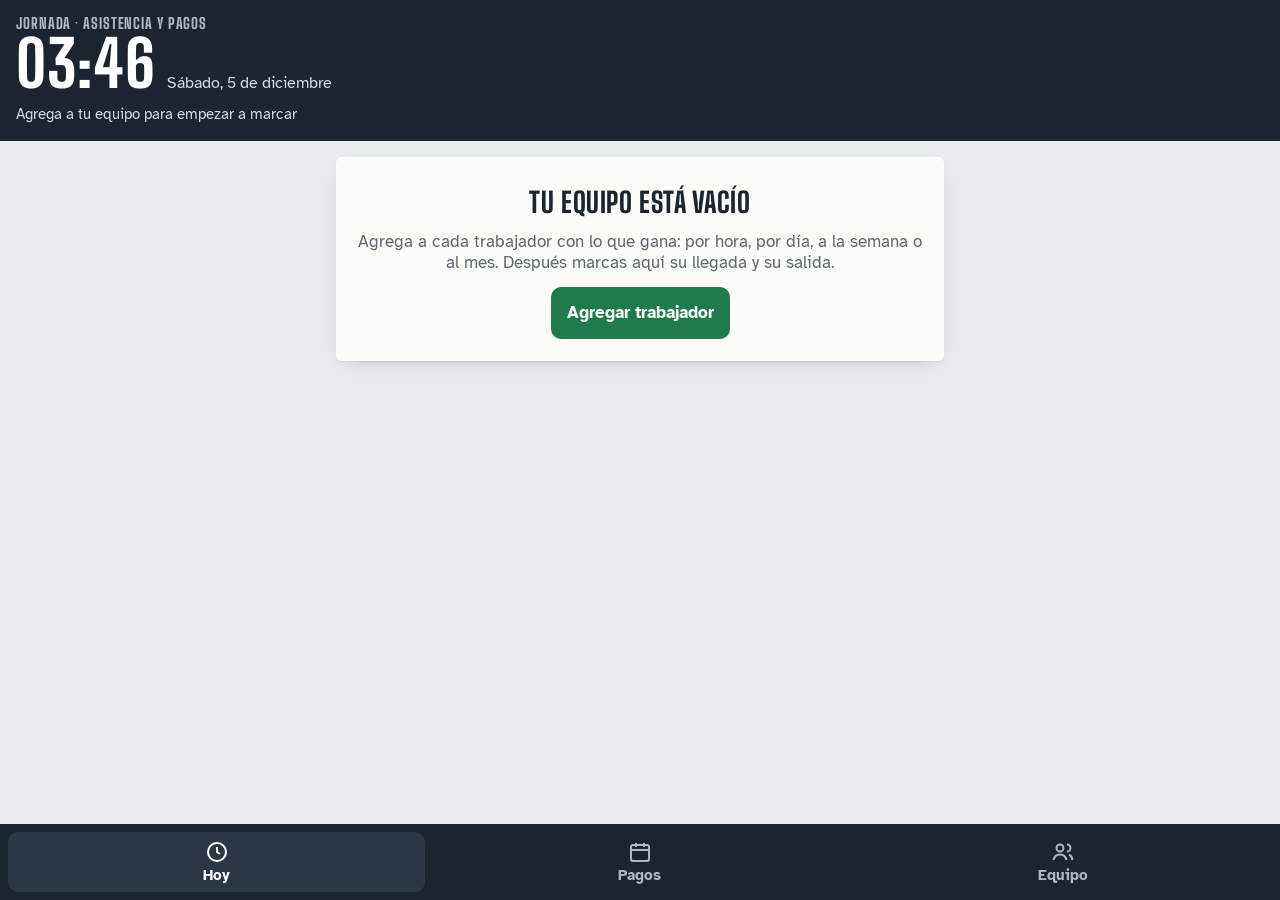
<file: jornada/index.html>
<!doctype html>
<html lang="es">
<head>
<meta charset="utf-8">
<meta name="viewport" content="width=device-width, initial-scale=1, viewport-fit=cover">
<meta name="robots" content="noindex">
<meta name="theme-color" content="#1C2430">
<title>Jornada</title>
<link href="letras/letras.css" rel="stylesheet">
<style>
/* JORNADA · asistencia y pagos (1-nov-2026). Metáfora: la tarjeta del reloj control; cada llegada se «timbra».
   Letras dentro de la app (carpeta letras/): funciona igual sin internet. */
:root{
  --acero:#E9ECEF;      /* fondo: plancha galvanizada */
  --tarjeta:#FBFBF8;    /* cartulina de la tarjeta */
  --tinta:#1C2430;      /* texto */
  --gris:#5E6875;       /* textos secundarios */
  --linea:#CDD3DA;
  --timbre:#5B3FA8;     /* tinta violeta del reloj control */
  --llego:#1F7A4D;      /* entrada */
  --aviso:#B86A00;      /* no pagado */
  --falta:#A3342B;
  --sombra:0 1px 0 rgba(28,36,48,.06),0 6px 18px -10px rgba(28,36,48,.35);
  --display:'Big Shoulders Display','Arial Narrow',sans-serif;
  --texto:'Atkinson Hyperlegible',system-ui,sans-serif;
  --mono:'IBM Plex Mono',ui-monospace,Consolas,monospace;
  --arriba:var(--safe-area-inset-top,env(safe-area-inset-top,0px));     /* la app de Android lo entrega; el navegador usa env() */
  --abajo:var(--safe-area-inset-bottom,env(safe-area-inset-bottom,0px));
}
/* franja fija detrás de la hora y la batería del teléfono: el contenido no pasa por debajo */
body::before{content:"";position:fixed;left:0;right:0;top:0;height:var(--arriba);background:var(--tinta);z-index:6}
*{box-sizing:border-box;margin:0}
html,body{background:var(--acero);color:var(--tinta);font-family:var(--texto);font-size:17px;-webkit-tap-highlight-color:transparent}
body{min-height:100vh;padding-bottom:calc(84px + var(--abajo))}
button,input,select{font:inherit;color:inherit}
button{cursor:pointer}
:focus-visible{outline:3px solid var(--timbre);outline-offset:2px;border-radius:8px}

/* cabecera: el reloj */
header{background:var(--tinta);color:#fff;padding:calc(14px + var(--arriba)) 16px 18px}
.marca{font-family:var(--display);font-weight:800;letter-spacing:.06em;text-transform:uppercase;font-size:15px;color:#AEB7C2}
.reloj{display:flex;align-items:baseline;gap:12px;margin-top:2px}
.hora{font-family:var(--display);font-weight:800;font-size:64px;line-height:.95;letter-spacing:.01em;font-variant-numeric:tabular-nums}
.fecha{font-size:16px;color:#D5DBE2;line-height:1.25}
.resumen{margin-top:10px;font-size:15px;color:#D5DBE2}
.resumen b{color:#fff}

main{max-width:640px;margin:0 auto;padding:16px}
h2{font-family:var(--display);font-weight:800;font-size:28px;letter-spacing:.02em;text-transform:uppercase;margin:6px 0 12px}
.sub{color:var(--gris);font-size:15px;margin:-6px 0 14px}

/* LA TARJETA (firma del diseño) */
.tarjeta{position:relative;background:var(--tarjeta);border-radius:6px;box-shadow:var(--sombra);padding:14px 14px 14px 22px;margin-bottom:14px;overflow:hidden}
.tarjeta::before{content:"";position:absolute;left:0;top:0;bottom:0;width:8px;
  background:repeating-linear-gradient(to bottom,var(--linea) 0 2px,transparent 2px 9px)} /* borde perforado de la cartulina */
.t-cab{display:flex;justify-content:space-between;align-items:flex-start;gap:10px}
.nombre{font-size:21px;font-weight:700;line-height:1.15}
.oficio{color:var(--gris);font-size:14px}
.tarifa{font-family:var(--mono);font-weight:600;font-size:13px;color:var(--gris);text-align:right;white-space:nowrap}
.casillas{display:grid;grid-template-columns:1fr 1fr;gap:8px;margin:12px 0}
.casilla{border:1.5px dashed var(--linea);border-radius:4px;padding:6px 8px 8px;min-height:62px;background:none;text-align:left;width:100%}
.casilla .et{font-size:11px;font-weight:700;letter-spacing:.12em;text-transform:uppercase;color:var(--gris)}
.timbre{display:inline-block;font-family:var(--mono);font-weight:600;font-size:26px;color:var(--timbre);transform:rotate(-2.5deg);margin-top:2px;opacity:.92}
.timbre.vacio{color:#B9C0C8;font-size:20px;transform:none}
.timbre.nuevo{animation:timbrar .38s cubic-bezier(.2,.9,.3,1.3)}
@keyframes timbrar{0%{transform:scale(1.6) rotate(-8deg);opacity:0}100%{transform:scale(1) rotate(-2.5deg);opacity:.92}}
.acciones{display:flex;gap:8px}
.btn{border:0;border-radius:10px;padding:14px 16px;font-weight:700;font-size:17px;min-height:52px}
.btn-llego{background:var(--llego);color:#fff;flex:1}
.btn-salio{background:var(--tinta);color:#fff;flex:1}
.btn-suave{background:#E3E7EB;color:var(--tinta)}
.btn-falta{background:none;border:1.5px solid var(--linea);color:var(--gris);padding:14px 12px}
.estado{font-size:15px;color:var(--gris);margin-top:2px}
.estado b{color:var(--tinta)}
.despues{display:inline-block;margin-top:8px;font-size:13px;font-weight:700;color:var(--aviso);background:#FBEBD3;border-radius:6px;padding:3px 8px}
.t-pie{display:flex;gap:8px;margin-top:10px}
.t-pie .chip{flex:1}
/* cambiar de día */
.nav-dia{display:grid;grid-template-columns:auto 1fr auto;gap:8px;align-items:center;margin-bottom:10px}
.nav-dia .btn{min-height:48px;padding:8px 14px}
.nav-dia input{width:100%;border:1.5px solid var(--linea);border-radius:10px;padding:10px;background:#fff;min-height:48px;font-weight:700;text-align:center}
.nav-dia .btn:disabled{opacity:.35}
.pasado{background:#E6E0F5;color:#3D2A73;border-radius:8px;padding:10px 12px;font-size:15px;margin-bottom:12px;display:flex;justify-content:space-between;align-items:center;gap:10px}
.falto{position:absolute;right:14px;top:50%;transform:translateY(-50%) rotate(-10deg);font-family:var(--display);font-weight:800;font-size:34px;letter-spacing:.08em;color:var(--falta);border:3px solid var(--falta);padding:0 10px;border-radius:6px;opacity:.75;pointer-events:none}

/* semana / mes */
.seg{display:flex;background:#DDE2E7;border-radius:12px;padding:4px;margin-bottom:12px}
.seg button{flex:1;border:0;background:none;border-radius:9px;padding:10px;font-weight:700;min-height:44px;color:var(--gris)}
.seg button[aria-pressed="true"]{background:var(--tarjeta);color:var(--tinta);box-shadow:var(--sombra)}
.nav-semana{display:flex;align-items:center;justify-content:space-between;gap:8px;margin-bottom:12px}
.nav-semana .btn{min-height:44px;padding:8px 14px}
.rango{font-weight:700;text-align:center}
.tabla{background:var(--tarjeta);border-radius:6px;box-shadow:var(--sombra);overflow-x:auto}
table{border-collapse:collapse;width:100%;font-size:15px}
th,td{padding:10px 6px;text-align:center;border-bottom:1px solid #E6E9ED;white-space:nowrap}
th{font-size:12px;letter-spacing:.08em;text-transform:uppercase;color:var(--gris);font-weight:700}
td:first-child,th:first-child{text-align:left;padding-left:12px;position:sticky;left:0;background:var(--tarjeta)}
td.dia{font-family:var(--mono);font-size:13px}
td.dia button{background:none;border:0;font:inherit;padding:4px;color:inherit}
td.dia.f{color:var(--falta);font-weight:600}
td.dia.n{color:#B9C0C8}
td.total{font-weight:700;font-family:var(--mono)}
.pagos{margin-top:16px}
.pago{display:flex;justify-content:space-between;align-items:center;gap:10px;background:var(--tarjeta);border-radius:6px;box-shadow:var(--sombra);padding:12px 14px;margin-bottom:10px}
.pago .monto{font-family:var(--mono);font-weight:600;font-size:20px}
.det{color:var(--gris);font-size:14px}
.chip{border:0;border-radius:999px;padding:10px 14px;font-weight:700;font-size:15px;min-height:44px}
.chip.no{background:#FBEBD3;color:var(--aviso)}
.chip.si{background:#DDF0E5;color:var(--llego)}
.chip.gris{background:#E3E7EB;color:var(--tinta)}
.gran-total{display:flex;justify-content:space-between;align-items:baseline;padding:14px 4px;border-top:2px solid var(--tinta);margin-top:6px}
.gran-total .monto{font-family:var(--display);font-weight:800;font-size:34px}
.aviso{background:#FBEBD3;color:#6B3F00;border-radius:8px;padding:10px 12px;font-size:15px;margin-bottom:12px}

/* equipo y formularios */
.campo{display:block;margin-bottom:12px}
.campo span{display:block;font-size:14px;font-weight:700;color:var(--gris);margin-bottom:4px}
.campo input,.campo select{width:100%;border:1.5px solid var(--linea);border-radius:10px;padding:12px;background:#fff;min-height:50px}
.fila2{display:grid;grid-template-columns:1fr 1fr;gap:10px}
.persona{display:flex;justify-content:space-between;align-items:center;gap:10px;background:var(--tarjeta);border-radius:6px;box-shadow:var(--sombra);padding:12px 14px;margin-bottom:10px}
.vacio-msg{background:var(--tarjeta);border-radius:6px;box-shadow:var(--sombra);padding:22px 18px;text-align:center}
.vacio-msg p{color:var(--gris);margin:8px 0 14px}
.bloque{background:var(--tarjeta);border-radius:6px;box-shadow:var(--sombra);padding:16px;margin-bottom:16px}
.ayuda{font-size:14px;color:var(--gris);margin-top:4px}
.botonera{display:flex;flex-wrap:wrap;gap:8px}
.opcion{display:flex;gap:10px;align-items:center;padding:10px 0;border-bottom:1px solid #E6E9ED}
.opcion input{width:22px;height:22px;accent-color:var(--timbre)}
.calc{font-family:var(--mono);font-weight:600;color:var(--timbre);margin:10px 0 14px}

/* barra inferior */
nav.tabs{position:fixed;left:0;right:0;bottom:0;background:var(--tinta);display:flex;padding:8px 8px calc(8px + var(--abajo));gap:6px;z-index:5}
nav.tabs button{flex:1;background:none;border:0;color:#AEB7C2;border-radius:10px;padding:8px 4px;min-height:56px;font-weight:700;font-size:15px;display:flex;flex-direction:column;align-items:center;gap:2px}
nav.tabs button svg{width:24px;height:24px}
nav.tabs button[aria-current="page"]{background:#2C3644;color:#fff}
body.escribiendo nav.tabs{display:none}   /* con el teclado abierto la barra subía y tapaba los campos (visto en el S25) */

/* hoja para corregir */
dialog{border:0;border-radius:14px;padding:18px;width:min(420px,calc(100% - 32px));max-height:calc(100% - 32px);overflow:auto;box-shadow:0 20px 60px rgba(0,0,0,.35)}
dialog::backdrop{background:rgba(28,36,48,.55)}
dialog h3{font-family:var(--display);font-weight:800;font-size:24px;text-transform:uppercase;margin-bottom:4px}
.toast{position:fixed;left:50%;bottom:calc(96px + var(--abajo));transform:translateX(-50%);background:var(--tinta);color:#fff;padding:10px 16px;border-radius:10px;font-size:15px;opacity:0;transition:opacity .2s;pointer-events:none;z-index:9;max-width:calc(100% - 32px)}
.toast.ver{opacity:1}
@media (prefers-reduced-motion:reduce){.timbre.nuevo{animation:none}.toast{transition:none}}
</style>
</head>
<body>
<header>
  <div class="marca">Jornada · asistencia y pagos</div>
  <div class="reloj"><div class="hora" id="hora">--:--</div><div class="fecha" id="fecha"></div></div>
  <div class="resumen" id="resumen"></div>
</header>
<main id="vista"></main>

<nav class="tabs" aria-label="Secciones">
  <button data-tab="hoy" aria-current="page"><svg viewBox="0 0 24 24" fill="none" stroke="currentColor" stroke-width="2"><circle cx="12" cy="12" r="9"/><path d="M12 7v5l3 2"/></svg>Hoy</button>
  <button data-tab="pagos"><svg viewBox="0 0 24 24" fill="none" stroke="currentColor" stroke-width="2"><rect x="3" y="5" width="18" height="16" rx="2"/><path d="M3 10h18M8 3v4M16 3v4"/></svg>Pagos</button>
  <button data-tab="equipo"><svg viewBox="0 0 24 24" fill="none" stroke="currentColor" stroke-width="2"><circle cx="9" cy="8" r="3.5"/><path d="M2.5 20c.8-3.6 3.4-5.5 6.5-5.5s5.7 1.9 6.5 5.5"/><path d="M16 4.5a3.5 3.5 0 0 1 0 7M18 14.8c1.9.7 3 2.5 3.5 5.2"/></svg>Equipo</button>
</nav>

<dialog id="hoja"></dialog>
<div class="toast" id="toast" role="status" aria-live="polite"></div>

<script>
'use strict';
// ---------- datos (solo en este teléfono) ----------
// Cómo se paga: 'hora' | 'dia' | 'semana' (sueldo semanal) | 'mes' (sueldo mensual).
// Cada día: e/s = entrada y salida · dur = minutos escritos a mano · modo = 'completo' | 'medio' | 'horas' · falta.
const CLAVE = 'reloj_faena_v1';   // misma clave de la v1: no se pierde lo ya marcado
const vacio = () => ({ trabajadores: [], registros: {}, pagos: {}, ajustes: {} });
const AJ = { colacion: 60, desde: 6, jornada: 9, diasSemana: 5 };
let D;
try { D = Object.assign(vacio(), JSON.parse(localStorage.getItem(CLAVE)) || {}); } catch { D = vacio(); }
D.ajustes = Object.assign({}, AJ, D.ajustes);
for (const r of Object.values(D.registros).flatMap(Object.values)) if (r.medio) { r.modo = 'medio'; delete r.medio; }   // de la v1
const guardar = () => { try { localStorage.setItem(CLAVE, JSON.stringify(D)); } catch { aviso('No se pudo guardar en este teléfono'); } };

// ---------- utilidades ----------
const $ = s => document.querySelector(s);
const el = (tag, attrs = {}, ...hijos) => {
  const e = document.createElement(tag);
  for (const [k, v] of Object.entries(attrs)) {
    if (k === 'class') e.className = v; else if (k.startsWith('on')) e.addEventListener(k.slice(2), v);
    else if (v !== false && v != null) e.setAttribute(k, v);
  }
  for (const h of hijos.flat()) if (h != null && h !== false) e.append(h.nodeType ? h : String(h));
  return e;
};
const poner = (v, ...h) => v.replaceChildren(...h.flat().filter(x => x != null && x !== false));
const dos = n => String(n).padStart(2, '0');
const isoDia = d => `${d.getFullYear()}-${dos(d.getMonth() + 1)}-${dos(d.getDate())}`;
const deIso = s => { const [a, m, d] = s.split('-').map(Number); return new Date(a, m - 1, d, 12); };
const horaAhora = () => { const d = new Date(); return `${dos(d.getHours())}:${dos(d.getMinutes())}`; };
const pesos = n => '$' + Math.round(n).toLocaleString('es-CL');
const num = n => String(Math.round(n * 100) / 100).replace('.', ',');
const DIAS = ['Dom', 'Lun', 'Mar', 'Mié', 'Jue', 'Vie', 'Sáb'];
const MESES = ['enero', 'febrero', 'marzo', 'abril', 'mayo', 'junio', 'julio', 'agosto', 'septiembre', 'octubre', 'noviembre', 'diciembre'];
const fechaLarga = d => d.toLocaleDateString('es-CL', { weekday: 'long', day: 'numeric', month: 'long' });
const lunesDe = d => { const x = new Date(d); x.setHours(12, 0, 0, 0); x.setDate(x.getDate() - ((x.getDay() + 6) % 7)); return x; };
const minutos = h => { const [a, b] = h.split(':').map(Number); return a * 60 + b; };
const nuevoId = () => Date.now().toString(36) + Math.random().toString(36).slice(2, 6);
const hDec = h => { const hh = Math.floor(h + 1e-9), mm = Math.round((h - hh) * 60); return mm ? `${hh} h ${mm} min` : `${hh} h`; };
const POR = { hora: 'por hora', dia: 'por día', semana: 'a la semana', mes: 'al mes' };
const CORTO = { hora: ' / hora', dia: ' / día', semana: ' / semana', mes: ' / mes' };
let tToast;
function aviso(t) { const e = $('#toast'); e.textContent = t; e.classList.add('ver'); clearTimeout(tToast); tToast = setTimeout(() => e.classList.remove('ver'), 2400); }

// ---------- cálculo ----------
// horas trabajadas de un día (lo escrito a mano manda; si no, salida − entrada menos colación)
function horasDe(r) {
  if (!r || r.falta) return 0;
  if (r.dur) return r.dur / 60;
  if (!r.e || !r.s) return 0;
  let m = minutos(r.s) - minutos(r.e);
  if (m < 0) m += 24 * 60;                      // turno que cruza la medianoche
  if (m >= D.ajustes.desde * 60) m -= D.ajustes.colacion;
  return Math.max(0, m) / 60;
}
// qué parte de un día cuenta (1 = día completo)
function parteDia(r) {
  if (!r || r.falta) return 0;
  if (r.modo === 'medio') return .5;
  if (r.modo === 'horas') return Math.min(1, horasDe(r) / D.ajustes.jornada);
  return (r.e || r.dur) ? 1 : 0;
}
const marcado = r => r && (r.falta || r.e || r.dur);
// cuánto se le debe a una persona por una lista de días (fechas iso) — para sueldo fijo: el sueldo menos los días que faltó
function cuenta(t, dias, periodo) {
  let horas = 0, partes = 0, faltas = 0, hay = false;
  for (const dia of dias) {
    const r = (D.registros[dia] || {})[t.id]; if (!marcado(r)) continue;
    hay = true; horas += horasDe(r); partes += parteDia(r); if (r.falta) faltas++;
  }
  let total = 0, detalle = '';
  if (t.tipo === 'hora') { total = horas * t.monto; detalle = `${hDec(horas)} × ${pesos(t.monto)}`; }
  else if (t.tipo === 'dia') { total = partes * t.monto; detalle = `${num(partes)} días × ${pesos(t.monto)}`; }
  else if (hay) {
    const base = t.tipo === 'semana' ? (periodo === 'semana' ? t.monto : t.monto * dias.length / 7) : (periodo === 'mes' ? t.monto : t.monto * 7 / 30);
    const valorDia = t.tipo === 'semana' ? t.monto / D.ajustes.diasSemana : t.monto / 30;
    const descontar = dias.filter(d => marcado((D.registros[d] || {})[t.id])).reduce((a, d) => a + (1 - parteDia(D.registros[d][t.id])), 0);
    total = Math.max(0, base - descontar * valorDia);
    detalle = `Sueldo ${pesos(base)}` + (descontar ? ` − ${num(descontar)} días sin trabajar` : '');
  }
  return { horas, partes, faltas, total, detalle, hay };
}
const activos = () => D.trabajadores.filter(t => t.activo !== false);
const reg = (dia, id) => (D.registros[dia] ||= {})[id] ||= {};

// ---------- cabecera ----------
function tic() {
  const d = new Date();
  $('#hora').textContent = `${dos(d.getHours())}:${dos(d.getMinutes())}`;
  const f = fechaLarga(d); $('#fecha').textContent = f[0].toUpperCase() + f.slice(1);
}
function resumenHoy() {
  const hoy = D.registros[isoDia(new Date())] || {};
  const ts = activos();
  const llegaron = ts.filter(t => hoy[t.id]?.e || hoy[t.id]?.dur).length;
  const trabajando = ts.filter(t => hoy[t.id]?.e && !hoy[t.id]?.s && !hoy[t.id]?.dur).length;
  poner($('#resumen'), ts.length
    ? el('span', {}, el('b', {}, `${llegaron} de ${ts.length}`), ' llegaron hoy', trabajando ? ` · ${trabajando} trabajando ahora` : '')
    : 'Agrega a tu equipo para empezar a marcar');
}

// ---------- vistas ----------
let diaVista = null;   // null = hoy; si no, la fecha iso del día que se está mirando
let pestaña = 'hoy', periodo = 'semana', semana = lunesDe(new Date()), mes = new Date(new Date().getFullYear(), new Date().getMonth(), 1, 12), ultimoTimbre = null;
function ir(t) {
  pestaña = t; if (t === 'hoy') diaVista = null;
  document.querySelectorAll('nav.tabs button').forEach(b => b.setAttribute('aria-current', b.dataset.tab === t ? 'page' : 'false'));
  pintar(); window.scrollTo(0, 0);
}
function pintar() { resumenHoy(); ({ hoy: vistaHoy, pagos: vistaPagos, equipo: vistaEquipo })[pestaña](); }

function vistaHoy() {
  const v = $('#vista'), hoy = isoDia(new Date());
  if (diaVista && diaVista >= hoy) diaVista = null;
  const dia = diaVista || hoy, esHoy = dia === hoy, dd = deIso(dia);
  const ts = esHoy ? activos() : D.trabajadores.filter(t => t.activo !== false || marcado((D.registros[dia] || {})[t.id]));
  // barra para moverse entre días: ‹ anterior · calendario · siguiente ›
  const moverDia = k => { const d = deIso(dia); d.setDate(d.getDate() + k); diaVista = isoDia(d) >= hoy ? null : isoDia(d); pintar(); };
  const cal = el('input', { type: 'date', value: dia, max: hoy, 'aria-label': 'Elegir el día', onchange: ev => { if (ev.target.value) { diaVista = ev.target.value >= hoy ? null : ev.target.value; pintar(); } } });
  const navDia = el('div', { class: 'nav-dia' },
    el('button', { class: 'btn btn-suave', 'aria-label': 'Día anterior', onclick: () => moverDia(-1) }, '‹'),
    cal,
    el('button', { class: 'btn btn-suave', 'aria-label': 'Día siguiente', disabled: esHoy, onclick: () => moverDia(1) }, '›'));
  const fl = fechaLarga(dd), titulo = fl[0].toUpperCase() + fl.slice(1);
  const cabeza = esHoy
    ? [el('h2', {}, 'Marcar hoy'), navDia, el('p', { class: 'sub' }, 'Toca «Llegó» cuando entra y «Se fue» cuando sale. Con ‹ o el calendario vuelves a un día anterior para anotarlo o corregirlo.')]
    : [el('h2', {}, 'Anotar otro día'), navDia,
       el('div', { class: 'pasado' }, el('span', {}, el('b', {}, titulo), el('br'), 'Lo que anotes aquí queda marcado «anotado después».'),
         el('button', { class: 'chip gris', onclick: () => { diaVista = null; pintar(); } }, 'Ir a hoy'))];
  if (!activos().length && !ts.length) {
    poner(v, el('div', { class: 'vacio-msg' },
      el('h2', {}, 'Tu equipo está vacío'),
      el('p', {}, 'Agrega a cada trabajador con lo que gana: por hora, por día, a la semana o al mes. Después marcas aquí su llegada y su salida.'),
      el('button', { class: 'btn btn-llego', onclick: () => ir('equipo') }, 'Agregar trabajador')));
    return;
  }
  const lista = ts.map(t => {
    const r = (D.registros[dia] || {})[t.id] || {};
    const casilla = (cual, etiqueta) => {
      const valor = r[cual];
      const nuevo = ultimoTimbre === `${t.id}:${cual}`;
      return el('button', { class: 'casilla', 'aria-label': `${etiqueta} de ${t.nombre}: ${valor || 'sin marcar'}. Toca para corregir`, onclick: () => corregir(dia, t) },
        el('div', { class: 'et' }, etiqueta),
        el('span', { class: 'timbre' + (valor ? '' : ' vacio') + (nuevo ? ' nuevo' : '') }, valor || '– – : – –'));
    };
    let acciones;
    if (r.falta) acciones = el('div', { class: 'acciones' }, el('button', { class: 'btn btn-suave', style: 'flex:1', onclick: () => guardarReg(dia, t.id, {}) }, 'Quitar «no vino»'));
    else if (!r.e && !r.dur) acciones = el('div', { class: 'acciones' },
      esHoy ? el('button', { class: 'btn btn-llego', onclick: () => timbrar(dia, t, 'e') }, 'Llegó')
            : el('button', { class: 'btn btn-llego', onclick: () => corregir(dia, t) }, 'Anotar horas'),
      el('button', { class: 'btn btn-falta', onclick: () => { guardarReg(dia, t.id, { falta: true }); aviso(`${t.nombre}: no vino`); } }, 'No vino'));
    else if (!r.s && !r.dur) acciones = el('div', { class: 'acciones' }, esHoy
      ? el('button', { class: 'btn btn-salio', onclick: () => timbrar(dia, t, 's') }, 'Se fue')
      : el('button', { class: 'btn btn-salio', onclick: () => corregir(dia, t) }, 'Anotar la salida'));
    else acciones = el('div', { class: 'estado' }, 'Trabajó ', el('b', {}, hDec(horasDe(r))), r.modo === 'medio' ? ' · medio día' : r.modo === 'horas' ? ' · se paga por las horas' : '',
      (t.tipo === 'hora' || t.tipo === 'dia') ? el('span', {}, ' · gana ', el('b', {}, pesos(cuenta(t, [dia]).total))) : '');
    return el('article', { class: 'tarjeta' },
      el('div', { class: 't-cab' },
        el('div', {}, el('div', { class: 'nombre' }, t.nombre), t.oficio ? el('div', { class: 'oficio' }, t.oficio) : null),
        el('div', { class: 'tarifa' }, pesos(t.monto), CORTO[t.tipo])),
      el('div', { class: 'casillas' }, casilla('e', 'Entrada'), casilla('s', 'Salida')),
      acciones,
      marcado(r) ? el('div', { class: 't-pie' },
        el('button', { class: 'chip gris', onclick: () => corregir(dia, t) }, 'Corregir'),
        el('button', { class: 'chip gris', onclick: () => { if (confirm(`¿Borrar lo anotado de ${t.nombre} este día?`)) { guardarReg(dia, t.id, {}); aviso('Borrado'); } } }, 'Borrar')) : null,
      r.anotado ? el('div', { class: 'despues' }, `Anotado después (el ${cortaFecha(r.anotado)})`) : null,
      r.falta ? el('div', { class: 'falto', 'aria-hidden': 'true' }, 'NO VINO') : null);
  });
  ultimoTimbre = null;
  poner(v, cabeza, lista);
}
const cortaFecha = iso => { const d = deIso(iso); return `${d.getDate()}/${d.getMonth() + 1}`; };
// guarda un día; si es un día pasado, queda la fecha en que se anotó o corrigió («anotado después»)
function guardarReg(dia, id, r) {
  const hoy = isoDia(new Date());
  if (marcado(r) && dia < hoy) r.anotado = hoy; else delete r.anotado;
  (D.registros[dia] ||= {})[id] = r; guardar(); pintar();
}
function timbrar(dia, t, cual) {
  const r = reg(dia, t.id); r[cual] = horaAhora(); delete r.falta;
  ultimoTimbre = `${t.id}:${cual}`; guardar(); pintar();
  aviso(`${t.nombre}: ${cual === 'e' ? 'llegó' : 'se fue'} a las ${r[cual]}`);
  if (navigator.vibrate) navigator.vibrate(30);
}

// hoja para corregir un día: horas, o escribir cuánto trabajó, y cómo cuenta ese día
function corregir(dia, t) {
  const r = Object.assign({}, (D.registros[dia] || {})[t.id] || {});
  const h = $('#hoja'), d = deIso(dia);
  const e = el('input', { type: 'time', value: r.e || '' }), s = el('input', { type: 'time', value: r.s || '' });
  const hh = el('input', { type: 'number', inputmode: 'numeric', min: '0', max: '24', placeholder: '0', value: r.dur ? Math.floor(r.dur / 60) : '' });
  const mm = el('input', { type: 'number', inputmode: 'numeric', min: '0', max: '59', step: '5', placeholder: '0', value: r.dur ? r.dur % 60 : '' });
  const modos = t.tipo === 'hora' ? null : ['completo', 'medio', 'horas'].map(m => {
    const i = el('input', { type: 'radio', name: 'modo', value: m }); i.checked = (r.modo || 'completo') === m; return i;
  });
  const calc = el('div', { class: 'calc', 'aria-live': 'polite' });
  const leer = () => {
    const n = {};
    if (e.value) n.e = e.value; if (s.value) n.s = s.value;
    const dur = (+hh.value || 0) * 60 + (+mm.value || 0); if (dur > 0) n.dur = dur;
    const m = modos?.find(i => i.checked)?.value; if (m && m !== 'completo') n.modo = m;
    return n;
  };
  const recalcular = () => {
    const n = leer();
    if (!n.e && !n.dur) { calc.textContent = ''; return; }
    const hrs = horasDe(n), parte = parteDia(n);
    calc.textContent = `${hDec(hrs)} trabajadas` + (t.tipo === 'hora' ? ` · ${pesos(hrs * t.monto)}`
      : t.tipo === 'dia' ? ` · ${pesos(parte * t.monto)}` : ` · cuenta como ${num(parte)} día`);
  };
  [e, s, hh, mm, ...(modos || [])].forEach(i => i.addEventListener('input', recalcular));
  const etiquetas = { completo: 'Día completo', medio: 'Medio día', horas: `Solo las horas trabajadas (la jornada es de ${num(D.ajustes.jornada)} h)` };
  h.replaceChildren(
    el('h3', {}, t.nombre),
    el('p', { class: 'sub', style: 'margin:0 0 12px' }, `${DIAS[d.getDay()]} ${d.getDate()} de ${MESES[d.getMonth()]}`),
    el('div', { class: 'fila2' }, el('label', { class: 'campo' }, el('span', {}, 'Entrada'), e), el('label', { class: 'campo' }, el('span', {}, 'Salida'), s)),
    el('p', { class: 'ayuda', style: 'margin:-4px 0 6px' }, 'O escribe cuánto trabajó (por ejemplo 1 h 35 min):'),
    el('div', { class: 'fila2' }, el('label', { class: 'campo' }, el('span', {}, 'Horas'), hh), el('label', { class: 'campo' }, el('span', {}, 'Minutos'), mm)),
    modos ? el('fieldset', { style: 'border:0;padding:0;margin:4px 0 0' }, el('legend', { class: 'campo', style: 'font-size:14px;font-weight:700;color:var(--gris);margin:0' }, 'Cómo cuenta este día'),
      modos.map(i => el('label', { class: 'opcion' }, i, etiquetas[i.value]))) : null,
    calc,
    el('div', { class: 'botonera' },
      el('button', { class: 'btn btn-llego', onclick: () => {
        const n = leer();
        if (n.s && !n.e && !n.dur) { aviso('Pon también la hora de entrada'); return; }
        guardarReg(dia, t.id, n); h.close(); aviso('Día guardado');
      } }, 'Guardar el día'),
      el('button', { class: 'btn btn-suave', onclick: () => { guardarReg(dia, t.id, { falta: true }); h.close(); aviso(`${t.nombre}: no vino`); } }, 'No vino'),
      el('button', { class: 'btn btn-suave', onclick: () => { guardarReg(dia, t.id, {}); h.close(); aviso('Día borrado'); } }, 'Borrar el día'),
      el('button', { class: 'btn btn-suave', onclick: () => h.close() }, 'Cancelar')));
  recalcular(); h.showModal(); e.focus();
}

// ---------- pagos: semana o mes ----------
const claveMes = d => `M${d.getFullYear()}-${dos(d.getMonth() + 1)}`;
const pagaEn = t => t.tipo === 'mes' ? 'mes' : 'semana';
function diasDe(p) {
  if (p === 'semana') return [...Array(7)].map((_, i) => { const d = new Date(semana); d.setDate(d.getDate() + i); return d; });
  const n = new Date(mes.getFullYear(), mes.getMonth() + 1, 0).getDate();
  return [...Array(n)].map((_, i) => new Date(mes.getFullYear(), mes.getMonth(), i + 1, 12));
}
function vistaPagos() {
  const v = $('#vista'), fechas = diasDe(periodo), dias = fechas.map(isoDia);
  const clave = periodo === 'semana' ? isoDia(semana) : claveMes(mes);
  const fin = fechas[fechas.length - 1];
  const rango = periodo === 'semana' ? `${semana.getDate()}/${semana.getMonth() + 1} al ${fin.getDate()}/${fin.getMonth() + 1}` : `${MESES[mes.getMonth()]} ${mes.getFullYear()}`;
  const mover = k => { if (periodo === 'semana') semana.setDate(semana.getDate() + 7 * k); else mes.setMonth(mes.getMonth() + k); pintar(); };
  const seg = el('div', { class: 'seg', role: 'group', 'aria-label': 'Ver por' },
    ['semana', 'mes'].map(p => el('button', { 'aria-pressed': periodo === p, onclick: () => { periodo = p; pintar(); } }, p === 'semana' ? 'Semana' : 'Mes')));
  const nav = el('div', { class: 'nav-semana' },
    el('button', { class: 'btn btn-suave', onclick: () => mover(-1) }, '‹ Anterior'),
    el('div', { class: 'rango' }, rango),
    el('button', { class: 'btn btn-suave', onclick: () => mover(1) }, 'Siguiente ›'));
  const ts = D.trabajadores.filter(t => t.activo !== false || dias.some(d => marcado((D.registros[d] || {})[t.id])));
  if (!ts.length) { poner(v, el('h2', {}, 'Pagos'), seg, nav, el('div', { class: 'vacio-msg' }, el('p', {}, 'Todavía no hay trabajadores. Agrégalos en «Equipo».'))); return; }

  const filas = ts.map(t => ({ t, c: cuenta(t, dias, periodo) }));
  let tabla = null;
  if (periodo === 'semana') tabla = el('div', { class: 'tabla' }, el('table', {},
    el('thead', {}, el('tr', {}, el('th', {}, 'Nombre'), fechas.map(d => el('th', {}, `${DIAS[d.getDay()]} ${d.getDate()}`)))),
    el('tbody', {}, filas.map(({ t }) => el('tr', {}, el('td', {}, el('b', {}, t.nombre)), fechas.map(d => {
      const r = (D.registros[isoDia(d)] || {})[t.id];
      if (r?.falta) return el('td', { class: 'dia f' }, el('button', { onclick: () => corregir(isoDia(d), t) }, 'faltó'));
      if (!marcado(r)) return el('td', { class: 'dia n' }, el('button', { 'aria-label': `Marcar ${t.nombre}`, onclick: () => corregir(isoDia(d), t) }, '·'));
      const txt = r.dur && !r.e ? hDec(r.dur / 60) : `${r.e}–${r.s || '?'}`;
      return el('td', { class: 'dia' }, el('button', { title: r.anotado ? `Anotado después, el ${cortaFecha(r.anotado)}` : null, onclick: () => corregir(isoDia(d), t) }, txt + (r.modo === 'medio' ? ' ½' : '') + (r.anotado ? ' *' : '')));
    }))))));

  const pagos = D.pagos[clave] ||= {};
  let suma = 0, debe = 0;
  const lista = filas.filter(f => f.c.total > 0).map(({ t, c }) => {
    const aqui = pagaEn(t) === periodo;            // se paga en esta vista (semana) o en la otra (mes)
    const pagado = !!pagos[t.id];
    suma += c.total; if (aqui && !pagado) debe += c.total;
    return el('div', { class: 'pago' },
      el('div', {}, el('div', { class: 'nombre', style: 'font-size:18px' }, t.nombre),
        el('div', { class: 'det' }, c.detalle), c.faltas ? el('div', { class: 'det' }, `Faltó ${c.faltas} ${c.faltas === 1 ? 'día' : 'días'}`) : null),
      el('div', { style: 'text-align:right' }, el('div', { class: 'monto' }, pesos(c.total)),
        aqui ? el('button', { class: 'chip ' + (pagado ? 'si' : 'no'), 'aria-pressed': pagado, onclick: () => { pagos[t.id] = !pagado; guardar(); pintar(); aviso(pagado ? 'Marcado como sin pagar' : `${t.nombre}: pagado`); } }, pagado ? '✓ Pagado' : 'Sin pagar')
          : el('div', { class: 'det' }, t.tipo === 'mes' ? 'se paga al mes' : 'se paga por semana')));
  });
  const atrasado = impagoAnterior();
  poner(v,
    el('h2', {}, 'Pagos'), seg, nav,
    atrasado ? el('div', { class: 'aviso' }, `Quedan ${pesos(atrasado)} sin pagar de ${periodo === 'semana' ? 'semanas' : 'meses'} anteriores.`) : null,
    tabla,
    el('div', { class: 'pagos' }, el('h2', { style: 'font-size:22px;margin-top:18px' }, periodo === 'semana' ? 'Lo de esta semana' : 'Lo de este mes'),
      lista.length ? lista : el('p', { class: 'sub' }, periodo === 'semana' ? 'Esta semana nadie tiene días marcados.' : 'Este mes nadie tiene días marcados.'),
      lista.length ? el('div', { class: 'gran-total' }, el('span', {}, debe ? `Falta pagar ${pesos(debe)}` : 'Todo pagado'), el('span', { class: 'monto' }, pesos(suma))) : null),
    lista.length ? el('div', { class: 'botonera', style: 'margin-top:8px' },
      el('button', { class: 'btn btn-salio', style: 'flex:1', onclick: () => compartir(texto(filas, fechas, rango, pagos)) }, periodo === 'semana' ? 'Compartir la semana' : 'Compartir el mes'),
      el('button', { class: 'btn btn-suave', onclick: () => bajarCSV(filas, fechas, clave, pagos) }, 'Bajar planilla')) : null);
}
// lo que quedó sin pagar antes del periodo que se mira (cada persona en su forma de pago)
function impagoAnterior() {
  let n = 0;
  const desdeSem = isoDia(periodo === 'semana' ? semana : lunesDe(mes)), desdeMes = claveMes(periodo === 'mes' ? mes : semana);
  const porPeriodo = {};
  for (const dia of Object.keys(D.registros)) for (const t of D.trabajadores) {
    if (!marcado(D.registros[dia][t.id])) continue;
    const k = t.tipo === 'mes' ? claveMes(deIso(dia)) : isoDia(lunesDe(deIso(dia)));
    if (t.tipo === 'mes' ? k >= desdeMes : k >= desdeSem) continue;
    ((porPeriodo[t.id + '|' + k] ||= { t, k, dias: [] }).dias).push(dia);
  }
  for (const { t, k, dias } of Object.values(porPeriodo)) {
    if ((D.pagos[k] || {})[t.id]) continue;
    let todos = dias;
    if (t.tipo === 'mes') { const [a, m] = k.slice(1).split('-').map(Number); const nd = new Date(a, m, 0).getDate(); todos = [...Array(nd)].map((_, i) => isoDia(new Date(a, m - 1, i + 1, 12))); }
    else { const l = deIso(k); todos = [...Array(7)].map((_, i) => { const d = new Date(l); d.setDate(d.getDate() + i); return isoDia(d); }); }
    n += cuenta(t, todos, t.tipo === 'mes' ? 'mes' : 'semana').total;
  }
  return n;
}
function texto(filas, fechas, rango, pagos) {
  const l = [`*Asistencia · ${periodo === 'semana' ? 'semana ' : ''}${rango}*`, ''];
  for (const { t, c } of filas) {
    if (!c.hay) continue;
    const aqui = pagaEn(t) === periodo;
    l.push(`*${t.nombre}* — ${pesos(c.total)}` + (aqui ? (pagos[t.id] ? ' ✅ pagado' : ' ⏳ sin pagar') : ''));
    l.push(`  ${c.detalle}`);
    for (const d of fechas) {
      const r = (D.registros[isoDia(d)] || {})[t.id]; if (!marcado(r)) continue;
      l.push(`  ${DIAS[d.getDay()]} ${d.getDate()}: ` + (r.falta ? 'no vino' : (r.e ? `${r.e} a ${r.s || '?'}` : hDec(r.dur / 60))
        + (r.modo === 'medio' ? ' (medio día)' : r.modo === 'horas' ? ` (${hDec(horasDe(r))})` : ''))
        + (r.anotado ? ` · anotado después, el ${cortaFecha(r.anotado)}` : ''));
    }
  }
  l.push('', `*Total: ${pesos(filas.reduce((a, f) => a + f.c.total, 0))}*`);
  return l.join('\n');
}
const nativo = () => window.Capacitor?.isNativePlatform?.();
async function compartir(texto) {
  if (nativo()) { try { await Capacitor.Plugins.Share.share({ text: texto }); } catch {} return; }
  if (navigator.share) { try { await navigator.share({ text: texto }); return; } catch (e) { if (e.name === 'AbortError') return; } }
  location.href = 'https://wa.me/?text=' + encodeURIComponent(texto);
}
async function bajar(nombre, contenido, tipo) {
  if (nativo()) {   // en la app Android no hay descargas: se guarda el archivo y se abre «Compartir» (WhatsApp, Drive, correo)
    try {
      const { Filesystem, Share } = Capacitor.Plugins;
      const r = await Filesystem.writeFile({ path: nombre, data: contenido, directory: 'CACHE', encoding: 'utf8' });
      await Share.share({ title: nombre, url: r.uri });
    } catch (e) { if (!/cancel/i.test(e?.message || '')) aviso('No se pudo guardar el archivo'); }
    return;
  }
  const a = el('a', { href: URL.createObjectURL(new Blob([contenido], { type: tipo })), download: nombre });
  document.body.append(a); a.click(); a.remove();
}
function bajarCSV(filas, fechas, clave, pagos) {
  const c = v => `"${String(v).replace(/"/g, '""')}"`;
  const l = [['Nombre', 'Se paga', 'Monto', ...fechas.map(d => `${DIAS[d.getDay()]} ${isoDia(d)}`), 'Horas', 'Días', 'A pagar', 'Pagado'].map(c).join(';')];
  for (const { t, c: k } of filas) l.push([t.nombre, POR[t.tipo], t.monto, ...fechas.map(d => {
    const r = (D.registros[isoDia(d)] || {})[t.id];
    const nota = r?.anotado ? ` [anotado ${r.anotado}]` : '';
    return (r?.falta ? 'no vino' : r?.e ? `${r.e}-${r.s || '?'}${r.modo === 'medio' ? ' (medio)' : ''}` : r?.dur ? hDec(r.dur / 60) : '') + (r && marcado(r) ? nota : '');
  }), num(k.horas), num(k.partes), Math.round(k.total), pagaEn(t) === periodo ? (pagos[t.id] ? 'sí' : 'no') : ''].map(c).join(';'));
  bajar(`asistencia_${clave}.csv`, '﻿' + l.join('\r\n'), 'text/csv');
}

// ---------- equipo ----------
function vistaEquipo(editar) {
  const v = $('#vista');
  const t = editar || { nombre: '', oficio: '', tipo: 'dia', monto: '' };
  const nombre = el('input', { value: t.nombre, autocomplete: 'off', placeholder: 'Ej.: Juan Soto' });
  const oficio = el('input', { value: t.oficio || '', autocomplete: 'off', placeholder: 'Ej.: maestro, ayudante' });
  const tipo = el('select', {}, Object.entries({ hora: 'Por hora', dia: 'Por día', semana: 'Sueldo semanal', mes: 'Sueldo mensual' }).map(([k, x]) => el('option', { value: k }, x))); tipo.value = t.tipo;
  const monto = el('input', { type: 'number', inputmode: 'numeric', min: '0', step: '500', value: t.monto, placeholder: 'Ej.: 40000' });
  const form = el('form', { class: 'bloque', onsubmit: ev => {
    ev.preventDefault();
    const n = nombre.value.trim(), m = Number(monto.value);
    if (!n) { aviso('Escribe el nombre'); nombre.focus(); return; }
    if (!(m > 0)) { aviso('Escribe cuánto gana'); monto.focus(); return; }
    if (editar) Object.assign(editar, { nombre: n, oficio: oficio.value.trim(), tipo: tipo.value, monto: m });
    else D.trabajadores.push({ id: nuevoId(), nombre: n, oficio: oficio.value.trim(), tipo: tipo.value, monto: m, activo: true });
    guardar(); aviso(editar ? 'Cambios guardados' : `${n} agregado al equipo`); vistaEquipo(); resumenHoy();
  } },
    el('h2', { style: 'font-size:22px;margin-top:0' }, editar ? `Editar a ${t.nombre}` : 'Agregar trabajador'),
    el('label', { class: 'campo' }, el('span', {}, 'Nombre'), nombre),
    el('label', { class: 'campo' }, el('span', {}, 'Oficio (opcional)'), oficio),
    el('div', { class: 'fila2' }, el('label', { class: 'campo' }, el('span', {}, 'Se le paga'), tipo), el('label', { class: 'campo' }, el('span', {}, 'Monto en pesos'), monto)),
    el('div', { class: 'botonera' }, el('button', { class: 'btn btn-llego', type: 'submit', style: 'flex:1' }, editar ? 'Guardar cambios' : 'Agregar al equipo'),
      editar ? el('button', { class: 'btn btn-suave', type: 'button', onclick: () => vistaEquipo() }, 'Cancelar') : null));

  const lista = D.trabajadores.map(x => el('div', { class: 'persona', style: x.activo === false ? 'opacity:.55' : '' },
    el('div', {}, el('div', { class: 'nombre', style: 'font-size:18px' }, x.nombre), el('div', { class: 'det' }, `${pesos(x.monto)} ${POR[x.tipo]}${x.oficio ? ' · ' + x.oficio : ''}${x.activo === false ? ' · ya no trabaja' : ''}`)),
    el('div', { class: 'botonera', style: 'justify-content:flex-end' },
      el('button', { class: 'chip gris', onclick: () => { vistaEquipo(x); window.scrollTo(0, 0); } }, 'Editar'),
      el('button', { class: 'chip gris', onclick: () => { x.activo = x.activo === false; guardar(); vistaEquipo(); resumenHoy(); aviso(x.activo ? `${x.nombre} vuelve a la lista de hoy` : `${x.nombre} sale de la lista de hoy (su historial se guarda)`); } }, x.activo === false ? 'Reactivar' : 'Ya no viene'))));

  const A = D.ajustes;
  const campoNum = (val, step) => el('input', { type: 'number', inputmode: 'decimal', min: '0', step, value: val });
  const jor = campoNum(A.jornada, '0.5'), dsem = campoNum(A.diasSemana, '0.5'), col = campoNum(A.colacion, '15'), des = campoNum(A.desde, '0.5');
  const ajustes = el('div', { class: 'bloque' },
    el('h2', { style: 'font-size:22px;margin-top:0' }, 'Jornada'),
    el('div', { class: 'fila2' }, el('label', { class: 'campo' }, el('span', {}, 'Horas de un día completo'), jor), el('label', { class: 'campo' }, el('span', {}, 'Días que se trabajan a la semana'), dsem)),
    el('p', { class: 'ayuda', style: 'margin:-4px 0 12px' }, 'Sirven para los días pagados por horas y para descontar las faltas del sueldo semanal. El sueldo mensual descuenta 1/30 por día.'),
    el('div', { class: 'fila2' }, el('label', { class: 'campo' }, el('span', {}, 'Colación (minutos)'), col), el('label', { class: 'campo' }, el('span', {}, 'Se descuenta si pasa de (horas)'), des)),
    el('p', { class: 'ayuda' }, 'La colación se descuenta de las horas cuando se marca entrada y salida. Pon 0 para no descontar.'),
    el('button', { class: 'btn btn-suave', style: 'margin-top:10px', onclick: () => {
      A.jornada = Math.max(1, +jor.value || 9); A.diasSemana = Math.max(1, +dsem.value || 5);
      A.colacion = Math.max(0, +col.value || 0); A.desde = Math.max(0, +des.value || 0); guardar(); aviso('Jornada guardada');
    } }, 'Guardar jornada'));

  const archivo = el('input', { type: 'file', accept: '.json,application/json', style: 'display:none', onchange: async ev => {
    const f = ev.target.files[0]; if (!f) return;
    try { const n = JSON.parse(await f.text()); if (!Array.isArray(n.trabajadores) || typeof n.registros !== 'object') throw 0;
      if (!confirm('Esto reemplaza los datos de este teléfono por los del archivo. ¿Seguir?')) return;
      D = Object.assign(vacio(), n); D.ajustes = Object.assign({}, AJ, D.ajustes); guardar(); aviso('Respaldo cargado'); pintar();
    } catch { aviso('Ese archivo no es un respaldo de Jornada'); }
  } });
  const respaldo = el('div', { class: 'bloque' },
    el('h2', { style: 'font-size:22px;margin-top:0' }, 'Respaldo'),
    el('p', { class: 'ayuda', style: 'margin-bottom:10px' }, 'Los datos se guardan solo en este teléfono. Guarda un respaldo de vez en cuando, o úsalo para pasar todo a otro teléfono.'),
    el('div', { class: 'botonera' },
      el('button', { class: 'btn btn-suave', onclick: () => bajar(`jornada_respaldo_${isoDia(new Date())}.json`, JSON.stringify(D), 'application/json') }, 'Guardar respaldo'),
      el('button', { class: 'btn btn-suave', onclick: () => archivo.click() }, 'Cargar respaldo'), archivo));

  poner(v, form, D.trabajadores.length ? el('h2', { style: 'font-size:22px' }, `Equipo (${activos().length})`) : null, lista, ajustes, respaldo);
}

// ---------- arranque ----------
document.querySelectorAll('nav.tabs button').forEach(b => b.addEventListener('click', () => ir(b.dataset.tab)));
// con el teclado abierto se esconde la barra de abajo (subía y tapaba los campos, visto en el S25);
// cuenta solo si hay un campo activo Y la pantalla se achicó: cerrar el teclado con «atrás» la devuelve
let altoMax = innerHeight;
const enCampo = () => document.activeElement?.matches?.('input:not([type=radio]):not([type=checkbox]):not([type=file]),select,textarea');
const revisarTeclado = () => { altoMax = Math.max(altoMax, innerHeight); document.body.classList.toggle('escribiendo', !!enCampo() && innerHeight < altoMax - 120); };
addEventListener('resize', revisarTeclado);
document.addEventListener('focusin', () => setTimeout(revisarTeclado, 300));
document.addEventListener('focusout', () => setTimeout(revisarTeclado, 150));
tic(); setInterval(() => { const antes = $('#hora').textContent; tic(); if (antes.slice(0, 2) !== $('#hora').textContent.slice(0, 2) && pestaña === 'hoy') pintar(); }, 15000);
pintar();
</script>
</body>
</html>
</file>
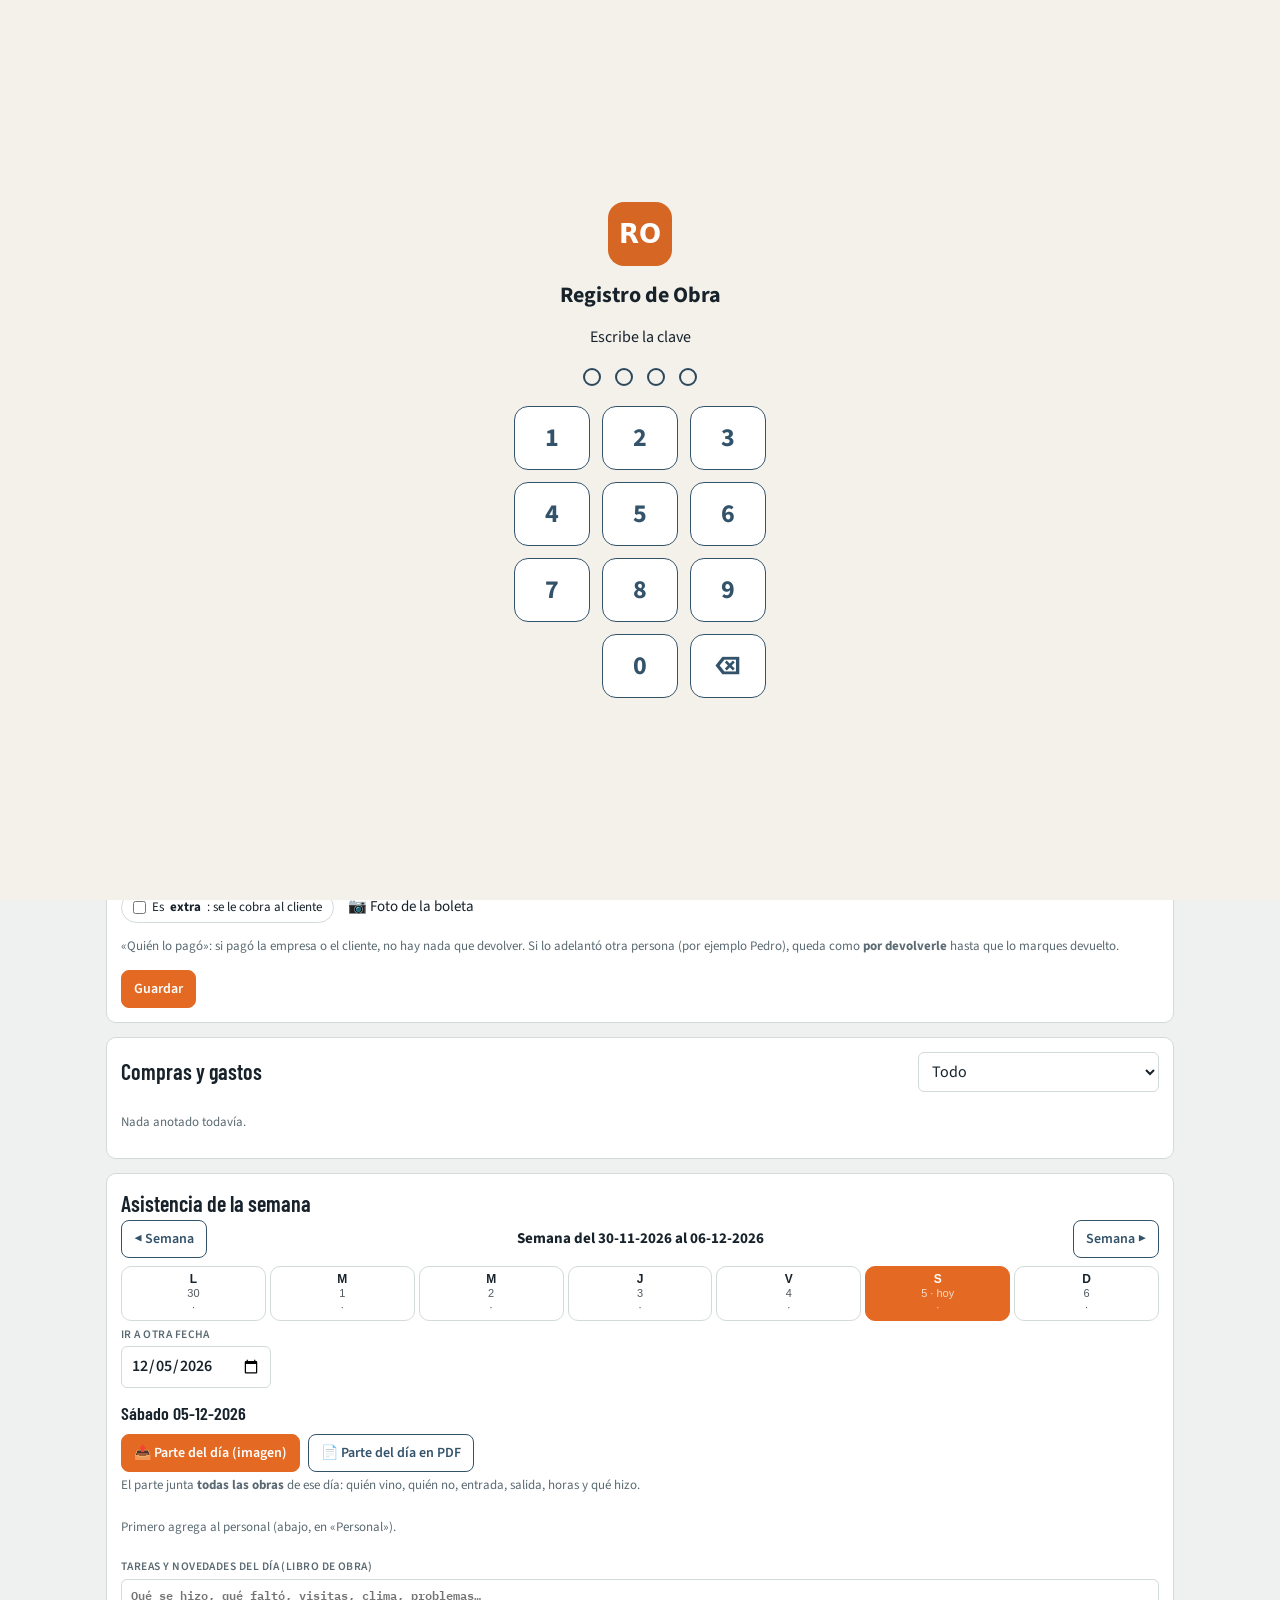
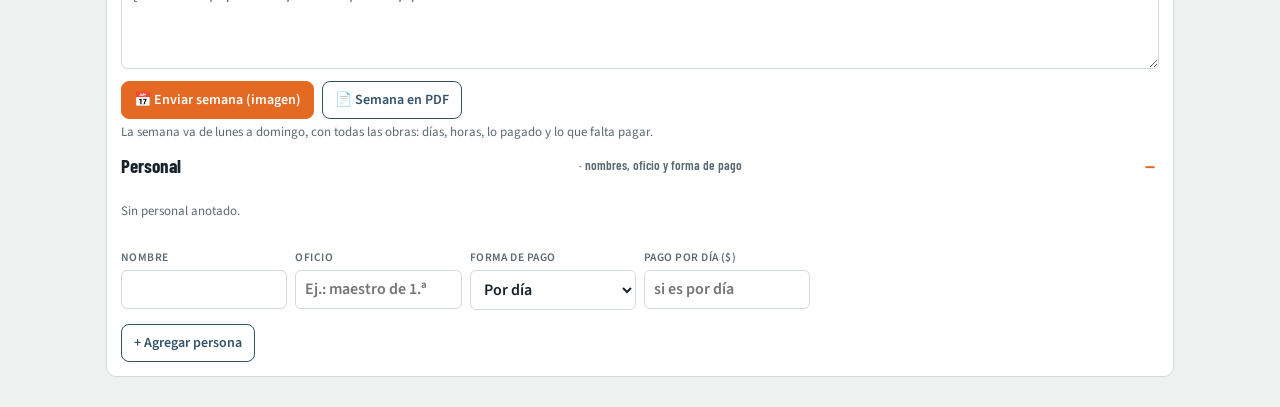
<file: obra/index.html>
<!doctype html>
<html lang="es">
<head>
<meta charset="utf-8">
<meta name="robots" content="noindex, nofollow">
<meta name="viewport" content="width=device-width, initial-scale=1, viewport-fit=cover">
<meta name="theme-color" content="#c45a1a">
<meta charset="utf-8">
<title>Registro de Obra</title>
<link rel="preconnect" href="https://fonts.googleapis.com">
<link rel="stylesheet" href="https://fonts.googleapis.com/css2?family=Barlow+Condensed:wght@500;600;700&family=Source+Sans+3:wght@400;600;700&family=IBM+Plex+Mono:wght@400;500&display=swap">
<style>
:root{
  --ground:#eef1f0; --panel:#ffffff; --panel2:#f5f7f6; --ink:#17222b; --muted:#5b6a72; --line:#d3dadb;
  --steel:#33536b; --steel-soft:#dde7ee; --accent:#e46a24; --accent-soft:#fbe4d5;
  --osb:#b5742a; --osb-soft:#f3e3cc; --vol:#23808c; --vol-soft:#d3ecef;
  --warn:#a8620b; --warn-soft:#fbefd9; --bad:#b23a2e; --bad-soft:#f8dedb; --ok:#2f7d4a; --ok-soft:#dcefe2;
  --vano:#ffffff; --tab:#e3e9ec; --nav:#17222b; --navtx:#c9d4da;
  --display:"Barlow Condensed","Arial Narrow",Arial,sans-serif; --body:"Source Sans 3","Segoe UI",Roboto,Arial,sans-serif; --mono:"IBM Plex Mono",Consolas,monospace;
}
@media (prefers-color-scheme: dark){ :root:not([data-theme="light"]){ color-scheme:dark;
  --ground:#11171b; --panel:#1a2227; --panel2:#20292f; --ink:#e6ecef; --muted:#9aa9b1; --line:#33424a;
  --steel:#9db8cc; --steel-soft:#26343e; --accent:#f08a4b; --accent-soft:#3d2617; --osb:#e0a058; --osb-soft:#3d2e1b; --vol:#5cc0cc; --vol-soft:#173a3f;
  --warn:#e9a548; --warn-soft:#3b2c14; --bad:#f07c6f; --bad-soft:#41211d; --ok:#6cc58b; --ok-soft:#1b3424; --vano:#11171b; --tab:#26313a; --nav:#0b1013; --navtx:#9aa9b1; } }
:root[data-theme="dark"]{ color-scheme:dark;
  --ground:#11171b; --panel:#1a2227; --panel2:#20292f; --ink:#e6ecef; --muted:#9aa9b1; --line:#33424a;
  --steel:#9db8cc; --steel-soft:#26343e; --accent:#f08a4b; --accent-soft:#3d2617; --osb:#e0a058; --osb-soft:#3d2e1b; --vol:#5cc0cc; --vol-soft:#173a3f;
  --warn:#e9a548; --warn-soft:#3b2c14; --bad:#f07c6f; --bad-soft:#41211d; --ok:#6cc58b; --ok-soft:#1b3424; --vano:#11171b; --tab:#26313a; --nav:#0b1013; --navtx:#9aa9b1; }
*{box-sizing:border-box}
html,body{height:100%}
body{background:var(--ground);color:var(--ink);font-family:var(--body);font-size:15px;line-height:1.45;margin:0}
h1,h2,h3{font-family:var(--display);font-weight:600;margin:0;text-wrap:balance}
h2{font-size:22px} h3{font-size:18px}
.top{position:sticky;top:env(safe-area-inset-top,0px);z-index:5;background:var(--steel);color:#fff;padding:10px 16px;display:flex;align-items:center;gap:10px}
.top h1{font-size:22px;letter-spacing:.02em;flex:1;white-space:nowrap;overflow:hidden;text-overflow:ellipsis}
.top .logo{width:30px;height:30px;border-radius:6px;background:var(--accent);display:grid;place-items:center;font-family:var(--display);font-weight:700;color:#fff}
.top small{display:block;font-family:var(--body);font-size:12px;opacity:.8;font-weight:400}
main{padding:14px 16px calc(84px + env(safe-area-inset-bottom,0px));max-width:1100px;margin:0 auto}
section.s{display:none;flex-direction:column;gap:14px} section.s.on{display:flex}
nav.navb{position:fixed;left:0;right:0;bottom:0;background:var(--nav);display:grid;grid-template-columns:repeat(8,1fr);padding-bottom:env(safe-area-inset-bottom,0px);z-index:6}
nav.navb button{background:none;border:0;color:var(--navtx);font:600 10.5px var(--body);padding:8px 2px 9px;display:flex;flex-direction:column;align-items:center;gap:3px;cursor:pointer}
nav.navb button svg{width:22px;height:22px}
nav.navb button.on{color:#fff;box-shadow:inset 0 3px 0 var(--accent)}
.card{background:var(--panel);border:1px solid var(--line);border-radius:10px;padding:14px}
.card.sub{background:var(--panel2)}
.row{display:flex;flex-wrap:wrap;gap:8px;align-items:end}
.mini{font-size:13px;color:var(--muted)}
label.f{display:flex;flex-direction:column;gap:3px;font-size:11.5px;color:var(--muted);text-transform:uppercase;letter-spacing:.04em;font-weight:600}
input[type=text],select,textarea{font:inherit;font-size:16px;color:var(--ink);background:var(--panel);border:1px solid var(--line);border-radius:6px;padding:7px 9px;min-width:0;width:100%}
input.n{font-family:var(--mono);width:86px}
textarea{font-family:var(--mono);font-size:12px;height:90px}
button.b{font:600 14px var(--body);border:1px solid var(--steel);background:var(--panel);color:var(--steel);border-radius:8px;padding:8px 12px;cursor:pointer}
button.b.pri{background:var(--accent);border-color:var(--accent);color:#fff}
button.b.del{border-color:var(--bad);color:var(--bad)}
button.x{border:0;background:none;color:var(--muted);font-size:16px;padding:6px 8px;cursor:pointer}
button:focus-visible,input:focus,select:focus{outline:2px solid var(--accent);outline-offset:1px}
details>summary{cursor:pointer;font-family:var(--display);font-size:19px;font-weight:600;list-style:none;display:flex;justify-content:space-between;align-items:center}
details>summary::after{content:"＋";color:var(--accent)} details[open]>summary::after{content:"－"}
details .body{display:flex;flex-direction:column;gap:8px;margin-top:10px}
.item{display:flex;flex-wrap:wrap;gap:6px;align-items:end;padding:8px;border-radius:8px;background:var(--panel2);border:1px solid var(--line)}
.chips{display:flex;gap:6px;flex-wrap:wrap}
.chip{border:1px solid var(--line);background:var(--panel);border-radius:20px;padding:5px 11px;font-size:13px;cursor:pointer;color:var(--ink)}
.chip.on{background:var(--accent);border-color:var(--accent);color:#fff}
.tiles{display:grid;grid-template-columns:repeat(auto-fill,minmax(150px,1fr));gap:10px}
.tile{background:var(--panel);border:1px solid var(--line);border-radius:10px;padding:10px 12px;border-left:5px solid var(--steel)}
.tile b{display:block;font-family:var(--display);font-size:32px;line-height:1.05;font-variant-numeric:tabular-nums}
.tile span{font-size:13px;color:var(--muted)}
.tile.o{border-left-color:var(--osb)} .tile.v{border-left-color:var(--vol)} .tile.f{border-left-color:var(--accent)}
.notes{display:flex;flex-direction:column;gap:6px;margin:0;padding:0;list-style:none}
.notes li{padding:8px 10px;border-radius:6px;font-size:14px}
.notes li.bad{background:var(--bad-soft);border-left:3px solid var(--bad)} .notes li.warn{background:var(--warn-soft);border-left:3px solid var(--warn)}
.notes li.ok{background:var(--ok-soft);border-left:3px solid var(--ok)} .notes li.info{background:var(--panel2);border-left:3px solid var(--steel)}
.elev{overflow-x:auto;margin-top:8px} .elev svg{display:block;height:260px;width:auto;max-width:none;min-width:0}
#techo-out .elev svg{height:auto;width:100%;min-width:520px}
.plano{cursor:crosshair;background:var(--panel);border:1px solid var(--line);border-radius:10px;overflow:auto;touch-action:manipulation}
.plano svg{display:block;width:100%;min-width:640px;height:auto}
.cotas{font-family:var(--mono);font-size:12.5px;line-height:1.8;word-break:break-word}
.cotas .c,.c{padding:1px 3px;border-radius:3px;white-space:nowrap}
.k-osb{background:var(--osb-soft);color:var(--osb)} .k-vol{background:var(--vol-soft);color:var(--vol)}
.k-ext,.k-peg,.k-uni{background:var(--steel-soft);color:var(--steel);font-weight:500} .k-jam,.k-T{background:var(--steel-soft);color:var(--ink);font-weight:500} .k-gri{color:var(--muted)}
.lleva{margin:4px 0 6px;padding-left:18px;font-family:var(--body);font-size:13.5px;line-height:1.5}
.legend{display:flex;flex-wrap:wrap;gap:12px;font-size:13px;color:var(--muted)} .legend i{display:inline-block;width:12px;height:12px;border-radius:2px;margin-right:4px;vertical-align:-1px}
.tw{overflow-x:auto} table{border-collapse:collapse;width:100%;font-size:14px}
th{font-family:var(--display);font-weight:600;font-size:15px;text-align:left;border-bottom:1.5px solid var(--ink);padding:5px 8px}
td{border-bottom:1px solid var(--line);padding:5px 8px;font-variant-numeric:tabular-nums;vertical-align:top} td.m{font-family:var(--mono);font-size:13px}
.bar{display:flex;height:16px;border:1px solid var(--line);border-radius:2px;overflow:hidden;min-width:200px}
.bar span{display:block;height:100%;border-right:1px solid var(--panel);background:var(--steel)} .bar span.s{background:var(--panel2);border-right:0}
.pill{display:inline-block;font-size:12px;font-weight:700;padding:1px 7px;border-radius:10px;background:var(--steel-soft);color:var(--steel);vertical-align:2px;margin-left:6px}
.job{display:flex;gap:12px;align-items:center;padding:12px;border-radius:10px;border:1px solid var(--line);background:var(--panel);cursor:pointer}
.job.on{border-color:var(--accent);box-shadow:0 0 0 2px var(--accent-soft)}
.job .ic{width:44px;height:44px;border-radius:8px;background:var(--steel-soft);display:grid;place-items:center;font-family:var(--display);font-weight:700;color:var(--steel)}
.job b{font-family:var(--display);font-size:19px;display:block}
.glosa{display:grid;grid-template-columns:repeat(auto-fill,minmax(250px,1fr));gap:10px 22px;margin:16px 0 0}
.glosa dt{font-family:var(--display);font-weight:600;font-size:17px} .glosa dd{margin:2px 0 0;font-size:14px;color:var(--muted)}
@media (min-width:900px){ .top{position:static} nav.navb{position:sticky;top:env(safe-area-inset-top,0px);bottom:auto;grid-template-columns:repeat(8,auto);justify-content:center;gap:4px} nav.navb button{flex-direction:row;font-size:15px;padding:12px 18px;gap:8px;min-height:48px;align-items:center} nav.navb button.on{box-shadow:inset 0 -3px 0 var(--accent)} main{padding-bottom:30px} }
.paso{display:flex;gap:10px;align-items:flex-start;padding:10px;border-radius:10px;border:1px solid var(--line);background:var(--panel2);cursor:pointer;text-align:left;font:inherit;color:var(--ink)}
.paso .n{flex:none;width:28px;height:28px;border-radius:50%;display:grid;place-items:center;font-family:var(--display);font-weight:700;background:var(--line);color:var(--ink)}
.paso.ok .n{background:var(--ok);color:#fff} .paso.op .n{background:var(--steel-soft);color:var(--steel)}
.paso b{display:block;font-family:var(--display);font-size:17px} .paso span{font-size:12.5px;color:var(--muted)}
.subir{display:flex;gap:14px;align-items:center;background:var(--accent);color:#fff;border-radius:12px;padding:16px 18px;cursor:pointer;box-shadow:0 3px 0 rgba(0,0,0,.18)}
.subir:hover{filter:brightness(1.05)} .subir .ico{font-size:34px;line-height:1}
.subir b{display:block;font-family:var(--display);font-size:26px;letter-spacing:.04em;font-weight:700} .subir span span{font-size:14px;opacity:.95}
.hint{background:var(--accent-soft);border-radius:8px;padding:8px 10px;font-size:14px}
dialog#dl-dlg{border:0;border-radius:14px;padding:18px;max-width:560px;width:calc(100% - 32px);background:var(--panel);color:var(--ink);box-shadow:0 10px 40px rgba(0,0,0,.35)}
dialog#dl-dlg::backdrop{background:rgba(10,15,20,.55)} .dl-ops{display:flex;flex-wrap:wrap;gap:8px} .dl-ops .chip{display:flex;gap:6px;align-items:center;cursor:pointer}
.dl-ops input{margin:0;width:18px;height:18px} button.b:disabled{opacity:.5;cursor:wait}
.ob-grid{display:grid;grid-template-columns:repeat(auto-fill,minmax(150px,1fr));gap:8px} .ob-grid .ob-ancho{grid-column:1/-1}
.ob-item{border:1px solid var(--line);border-radius:10px;padding:8px 10px;background:var(--panel2)} .ob-item.ob-pend{border-left:4px solid var(--warn)}
.oa-dia{border:1px solid var(--line);background:var(--panel);border-radius:10px;padding:5px 0;font-size:12px;line-height:1.25;cursor:pointer;color:var(--ink);text-align:center} .oa-dia.on{background:var(--accent);border-color:var(--accent);color:#fff} .oa-dia small{display:block;font-size:11px;opacity:.75}
.oa-pag{border:0;background:none;padding:0 2px;font-size:15px;cursor:pointer;line-height:1} .oa-cel{text-align:center;white-space:nowrap}
.ob-tag{font-size:12px;font-weight:700;padding:3px 8px;border-radius:20px;background:var(--steel-soft);color:var(--steel)} .ob-tag.warn{background:var(--warn-soft);color:var(--warn)} .ob-tag.ok{background:var(--ok-soft);color:var(--ok)}
.tile.warn{border-left-color:var(--warn)}
input[type=date],input[type=time]{font:inherit;font-size:16px;color:var(--ink);background:var(--panel);border:1px solid var(--line);border-radius:6px;padding:7px 9px;min-width:0;width:100%}
</style>
</head>
<body>

<header class="top"><div class="logo">CM</div><h1 id="titulo">Cubicador Metalcon<small id="subtitulo"></small></h1></header>
<nav class="navb" id="nav"></nav>
<main>
  <!-- TRABAJOS -->
  <section class="s on" id="s-trabajos">
    <div class="card"><h2>Mis trabajos</h2><p class="mini" style="margin:4px 0 10px">Cada obra queda guardada en este teléfono. Toca una para abrirla.</p><div id="lista" style="display:flex;flex-direction:column;gap:8px"></div>
      <div class="row" style="margin-top:12px"><button class="b pri" data-ir2="materiales">Materiales de la obra abierta</button><button class="b pri" id="nuevo">+ Nuevo desde medidas</button><button class="b pri" id="nuevo-foto" style="font-size:16px;font-weight:700">📷 NUEVO DESDE FOTO</button><button class="b" id="duplicar">Duplicar</button><button class="b del" id="borrar">Borrar</button></div>
      <p class="mini" id="msg-trab" style="margin:8px 0 0"></p></div>
    <div class="card"><details><summary>Pasar a otro teléfono</summary><div class="body">
      <p class="mini">Copia el texto del trabajo abierto y pégalo en el otro teléfono.</p>
      <div class="row"><button class="b" id="exportar">Copiar trabajo</button><button class="b" id="importar">Cargar lo pegado</button></div>
      <textarea id="txt" placeholder="Pega aquí un trabajo copiado"></textarea></div></details></div>
    <div class="card"><details><summary>Medidas base y reglas</summary><div class="body"><div class="row" id="params"></div></div></details></div>
  </section>

  <!-- PLANTA -->
  <section class="s" id="s-planta">
    <label class="subir"><input type="file" accept="image/*" id="foto-in2" hidden><span class="ico">📷</span><span><b>SUBIR FOTO DEL PLANO</b><span>Toca aquí, elige la foto y cálcala encima</span></span></label>
    <div class="card"><div class="row" style="justify-content:space-between;align-items:center"><h2>Cubicar en 5 pasos</h2></div><p class="mini" style="margin:4px 0 8px">Puedes ver los materiales en cualquier momento: con cada dato que agregas, la cubicación se completa sola.</p><div id="pasos" style="display:grid;grid-template-columns:repeat(auto-fill,minmax(180px,1fr));gap:8px"></div></div>
    <div class="card"><div class="row" style="justify-content:space-between"><h2>Planta</h2><div class="chips" id="modos"></div></div>
      <p class="mini" style="margin:4px 0 8px" id="ayuda-planta">Todo se calcula desde este dibujo. Cotas en metros, desde la esquina exterior noroeste (arriba a la izquierda).</p>
      <div class="plano" id="plano"></div>
      <div class="row" style="margin-top:10px;align-items:center" id="foto-ctrl">
        <label class="b" style="cursor:pointer">📷 Foto del plano de fondo<input type="file" accept="image/*" id="foto-in" hidden></label>
        <button class="b" id="foto-cal" hidden>Ajustar foto a la casa</button>
        <label class="mini" id="foto-op-l" hidden>Transparencia <input type="range" id="foto-op" min="10" max="90" value="45" style="vertical-align:middle;width:110px"></label>
        <button class="b del" id="foto-quitar" hidden>Quitar foto</button></div>
      <div class="row" style="margin-top:10px"><button class="b pri" data-ir2="materiales">Ver materiales de esta obra →</button><button class="b" data-ir2="tabiques">Ver tabiques</button><button class="b" data-ir2="techo">Ver techo</button><button class="b" data-ir-base>Ver base (pollos y fierros)</button><button class="b" data-dl="plano">⬇️ Descargar o imprimir el plano</button></div></div>
    <div class="card"><details open><summary>Contorno</summary><div class="body" id="f-contorno"></div></details></div>
    <div class="card"><details><summary>Tabiques interiores</summary><div class="body"><div id="f-tabiques" style="display:flex;flex-direction:column;gap:8px"></div><button class="b" id="add-tab">+ Tabique</button></div></details></div>
    <div class="card"><details><summary>Puertas y ventanas</summary><div class="body"><div id="f-vanos" style="display:flex;flex-direction:column;gap:8px"></div><button class="b" id="add-vano">+ Vano</button></div></details></div>
    <div class="card"><details><summary>Recintos</summary><div class="body"><p class="mini">Elige «Ubicar recinto» arriba del dibujo y toca dentro de cada habitación. Baño y cocina llevan internit.</p><div id="f-recintos" style="display:flex;flex-direction:column;gap:8px"></div><button class="b" id="add-rec">+ Recinto</button>
      <h3 style="margin-top:8px">Zona húmeda dentro de un recinto</h3><p class="mini">Por ejemplo, la cocina dentro del living: un rectángulo; las caras de muro que quedan dentro llevan internit.</p><div id="f-zonas" style="display:flex;flex-direction:column;gap:8px"></div><button class="b" id="add-zona">+ Zona</button></div></details></div>
    <div class="card"><details><summary>Techo</summary><div class="body"><div class="row" id="f-techo"></div></div></details></div>
    <div class="card"><details><summary>Base (pollos o radier)</summary><div class="body"><p class="mini" id="base-nota">Filas de pollos a lo largo de la casa: atrás y mitad de atrás cada 2,00; bajo el tabique de apoyo, mitad de adelante y frente cada 1,50. Sobre cada fila un perfil cuadrado 100×100, perímetro en 100×100, travesaños 50×50 y diagonales en el frente y el costado más alto.</p><div class="row" id="f-base"></div></div></details></div>
  </section>

  <!-- TABIQUES -->
  <section class="s" id="s-tabiques">
    <div class="card"><h2 style="margin-bottom:8px">Avisos</h2><ul class="notes" id="avisos"></ul></div>
    <div class="card"><div class="row" style="justify-content:space-between"><h2>Mejor disposición</h2><button class="b pri" id="buscar-dispo">Buscar</button></div>
      <p class="mini" style="margin:4px 0 8px">Lo que el cliente quiere justo en su lugar se marca con 📌 «No mover» en la Planta (o con la casilla en la lista), y aquí no se toca. Si corres un poco una ventana, una puerta o un tabique interior, sus pies derechos pueden caer justo donde ya hay uno (una junta de plancha, por ejemplo) y te ahorras perfiles. La app prueba moverlos hasta 10 cm, uno por uno, y te muestra los que ahorran sin perder el fleje de las esquinas ni dejar uniones sin espacio para el taladro. Revisa que se siga viendo bien y toca «Aplicar».</p><ul class="notes" id="sug"><li class="info">Toca «Buscar» para revisar esta obra.</li></ul></div>
    <div class="card"><div class="row" style="justify-content:space-between;align-items:center"><h2>Cada tabique</h2><button class="b" data-dl="tabiques">⬇️ Descargar o imprimir</button></div>
      <div class="legend" style="margin-top:6px"><span><i style="background:var(--steel)"></i>pilar, extremo, unión, jamba, T</span><span><i style="background:var(--osb)"></i>junta OSB (afuera)</span><span><i style="background:var(--vol)"></i>junta forro interior</span><span><i style="background:var(--muted)"></i>grilla</span></div>
      <div id="elevs" style="display:flex;flex-direction:column;gap:18px;margin-top:10px"></div></div>
  </section>

  <!-- TECHO -->
  <section class="s" id="s-techo"><div class="card"><div class="row" style="justify-content:space-between;align-items:center"><h2 style="margin-bottom:4px">Cerchas y techumbre</h2><button class="b" data-dl="techo">⬇️ Descargar o imprimir</button></div><div id="techo-out"></div></div></section>

  <!-- MATERIALES -->
  <section class="s" id="s-materiales">
    <div class="card"><div class="row" style="justify-content:space-between"><h2>Materiales</h2><div class="row"><button class="b pri" data-dl="materiales">⬇️ Descargar todo (PDF)</button><button class="b" id="copiar-lista">Copiar lista</button></div></div><div id="tiles" style="margin-top:6px"></div><p class="mini" id="msg-lista"></p></div>
    <div class="card"><h2 style="margin-bottom:6px">Planchas</h2><div id="planchas"></div></div>
    <div class="card"><h2 style="margin-bottom:6px">Despiece en perfiles</h2><div id="cortes" style="display:flex;flex-direction:column;gap:14px"></div></div>
  </section>

  <!-- VALOR -->
  <section class="s" id="s-valor">
    <div class="card"><div class="row" style="justify-content:space-between;align-items:center"><h2>Valor de los materiales</h2><div class="row"><button class="b" data-dl="valor">⬇️ Descargar</button><button class="b pri" id="copiar-valor">Copiar presupuesto</button></div></div>
      <p class="mini" style="margin:4px 0 10px">Las cantidades salen solas de la cubicación. Escribe el precio unitario de cada cosa (en pesos) y se suma todo. Los precios quedan guardados en el teléfono y sirven para las próximas obras.</p>
      <div class="tw"><table id="tabla-valor"></table></div>
      <div class="row" style="margin-top:10px;align-items:center"><label class="chip" style="display:flex;gap:6px;align-items:center"><input type="checkbox" id="con-iva" style="margin:0">Sumar IVA (19 %)</label><span class="mini" id="msg-valor"></span></div></div>
    <details class="card" style="margin-top:12px"><summary><b>💼 Precio al cliente</b> <span class="mini">· aparte del costo</span></summary><p class="mini" style="margin:6px 0">Materiales a costo más un recargo (35 % como mínimo) y la mano de obra, que se cobra casi lo mismo que cuestan los materiales. Los porcentajes se pueden cambiar.</p><div class="tw" id="precio-cliente"></div></details>
  </section>


  <!-- OBRA: registro de compras, gastos, extras y asistencia (10-oct) -->
  <section class="s" id="s-obra">
    <div class="card"><div class="row" style="justify-content:space-between;align-items:center"><h2>Registro de obra · <span id="ob-titulo"></span></h2><button class="b" data-dl="obra">⬇️ Descargar o imprimir</button></div>
      <p class="mini" style="margin:4px 0 10px">Compras, viajes de vertedero y flete, extras que el cliente debe devolver y la asistencia del personal. Queda guardado en este teléfono; los trabajos a trato (precio cerrado, como pintura u hojalatería) se anotan como gasto «Trabajo a trato» y se marcan al pagarlos. Para pasárselo a otra persona usa «Enviar registro» y ella lo carga con «Cargar registro recibido».</p>
      <div class="row" style="align-items:flex-end"><label class="f" style="max-width:260px">¿Quién anota en este teléfono?<input type="text" id="ob-quien" placeholder="Ej.: Cristian o Pedro" list="ob-personas"></label></div>
      <div class="row" style="margin-top:10px"><button class="b pri" id="ob-enviar">📤 Enviar registro</button><button class="b" id="ob-excel">📊 Excel</button><label class="b" style="display:inline-flex;align-items:center;cursor:pointer">📥 Cargar registro recibido<input type="file" id="ob-cargar" accept=".json,application/json" style="display:none"></label></div>
      <p class="mini" id="ob-msg" style="margin:8px 0 0;min-height:1.2em"></p></div>

    <div class="card" id="ob-resumen"></div>

    <div class="card"><details id="ob-form-det" open><summary><b>＋ Anotar compra o gasto</b></summary><div class="body">
      <div class="ob-grid">
        <label class="f">Fecha<input type="date" id="oc-fecha"></label>
        <label class="f">Tipo<select id="oc-tipo"></select></label>
        <label class="f ob-ancho">Qué se compró o se hizo<input type="text" id="oc-detalle" placeholder="Ej.: 20 perfiles C 90 · 2 viajes al vertedero"></label>
        <label class="f">Dónde / proveedor<input type="text" id="oc-prov" placeholder="Ej.: Sodimac"></label>
        <label class="f">Documento<select id="oc-doc"></select></label>
        <label class="f">N° de documento<input type="text" id="oc-num" inputmode="numeric"></label>
        <label class="f">Etapa de la obra<select id="oc-etapa"></select></label>
        <label class="f">Monto total ($)<input type="text" id="oc-monto" inputmode="numeric" placeholder="Ej.: 125.990"></label>
        <label class="f">Quién lo compró<input type="text" id="oc-compro" list="ob-personas"></label>
        <label class="f">Quién lo pagó<input type="text" id="oc-pago" list="ob-pagadores" value="La empresa"></label>
      </div>
      <div class="row" style="margin-top:8px;align-items:center;gap:14px">
        <label class="chip" style="display:flex;gap:6px;align-items:center"><input type="checkbox" id="oc-extra" style="margin:0">Es <b>extra</b>: se le cobra al cliente</label>
        <label class="b" style="display:inline-flex;align-items:center;cursor:pointer">📷 Foto de la boleta<input type="file" id="oc-foto" accept="image/*" capture="environment" style="display:none"></label>
        <span class="mini" id="oc-foto-ok"></span>
      </div>
      <p class="mini" style="margin:6px 0">«Quién lo pagó»: si pagó la empresa o el cliente, no hay nada que devolver. Si lo adelantó otra persona (por ejemplo Pedro), queda como <b>por devolverle</b> hasta que lo marques devuelto.</p>
      <div class="row"><button class="b pri" id="oc-agregar">Guardar</button><span class="mini" id="oc-msg"></span></div>
    </div></details></div>

    <div class="card"><div class="row" style="justify-content:space-between;align-items:center"><h2>Compras y gastos</h2>
      <select id="ob-filtro" style="width:auto"><option value="todo">Todo</option><option value="cobrar">Extras por cobrar</option><option value="devolver">Por devolver a quien adelantó</option><option value="viajes">Viajes (vertedero y flete)</option><option value="cliente">Pagado por el cliente</option><option value="trato">Trabajos a trato</option></select></div>
      <div id="ob-lista" style="display:flex;flex-direction:column;gap:8px;margin-top:8px"></div></div>

    <div class="card"><h2>Asistencia de la semana</h2>
      <div class="row" style="align-items:center;justify-content:space-between;gap:6px"><button class="b" id="oa-sem-ant">◀ Semana</button><b id="oa-sem-tit" style="text-align:center"></b><button class="b" id="oa-sem-sig">Semana ▶</button></div>
      <div id="oa-dias" style="display:grid;grid-template-columns:repeat(7,1fr);gap:4px;margin-top:8px"></div>
      <div id="oa-atrasado"></div>
      <div class="row" style="align-items:flex-end;margin-top:6px"><label class="f" style="max-width:200px">Ir a otra fecha<input type="date" id="oa-fecha"></label></div>
      <h3 id="oa-dia-tit" style="margin:12px 0 0"></h3>
      <div class="row" style="margin-top:8px"><button class="b pri" id="oa-parte">📤 Parte del día (imagen)</button><button class="b" id="oa-parte-pdf">📄 Parte del día en PDF</button></div>
      <p class="mini" style="margin:4px 0 0">El parte junta <b>todas las obras</b> de ese día: quién vino, quién no, entrada, salida, horas y qué hizo.</p>
      <div id="oa-lista" style="display:flex;flex-direction:column;gap:8px;margin-top:10px"></div>
      <label class="f" style="margin-top:10px">Tareas y novedades del día (libro de obra)<textarea id="oa-nota" rows="3" placeholder="Qué se hizo, qué faltó, visitas, clima, problemas…"></textarea></label>
      <div id="oa-semana" style="margin-top:12px"></div>
      <div class="row" style="margin-top:8px"><button class="b pri" id="oa-sem-parte">📅 Enviar semana (imagen)</button><button class="b" id="oa-sem-pdf">📄 Semana en PDF</button></div>
      <p class="mini" style="margin:4px 0 0">La semana va de lunes a domingo, con todas las obras: días, horas, lo pagado y lo que falta pagar.</p>
      <details id="oa-personal" style="margin-top:10px"><summary><b>Personal</b> <span class="mini">· nombres, oficio y forma de pago</span></summary><div class="body">
        <div id="oa-gente" style="display:flex;flex-direction:column;gap:6px"></div>
        <div class="ob-grid" style="margin-top:8px"><label class="f">Nombre<input type="text" id="og-nombre"></label><label class="f">Oficio<input type="text" id="og-oficio" placeholder="Ej.: maestro de 1.ª"></label><label class="f">Forma de pago<select id="og-forma"><option value="dia">Por día</option><option value="trato">A trato (precio por trabajo terminado)</option></select></label><label class="f">Pago por día ($)<input type="text" id="og-pago" inputmode="numeric" placeholder="si es por día"></label></div>
        <div class="row" style="margin-top:6px"><button class="b" id="og-agregar">+ Agregar persona</button></div>
      </div></details>
    </div>
    <datalist id="ob-personas"></datalist><datalist id="ob-pagadores"></datalist>
  </section>

  <!-- GLOSARIO -->
  <section class="s" id="s-glosario"><div class="card" id="glosario">
    <h2>Glosario: qué es cada pieza</h2>
    <p class="mini" style="margin:4px 0 12px;max-width:75ch">Para quien no es del rubro. El dibujo es un tabique visto de frente, con un pilar, una ventana, una puerta y la llegada de un tabique interior. Cada número corresponde a una definición de abajo.</p>
    <div class="elev">
      <svg viewBox="-40 -70 760 400" role="img" aria-label="Tabique con sus piezas numeradas" style="min-width:620px">
        <g font-family="IBM Plex Mono,monospace" font-size="12">
          <!-- fleje -->
          <path d="M0 0 L244 240 M0 240 L244 0" stroke="var(--osb)" stroke-width="2.5" stroke-dasharray="8 4" fill="none"/>
          <!-- soleras -->
          <rect x="0" y="-6" width="640" height="6" fill="var(--steel)"/>
          <rect x="0" y="240" width="640" height="6" fill="var(--steel)"/>
          <!-- pilar -->
          <rect x="0" y="0" width="9" height="240" fill="var(--steel)"/><path d="M0 0 L9 240 M0 240 L9 0" stroke="var(--panel)" stroke-width="1"/>
          <!-- pies derechos -->
          <g fill="var(--muted)">
            <rect x="9" y="0" width="4" height="240"/><rect x="47" y="0" width="4" height="240"/><rect x="87" y="0" width="4" height="240"/>
            <rect x="120" y="0" width="4" height="240" fill="var(--osb)"/><rect x="160" y="0" width="4" height="240"/><rect x="200" y="0" width="4" height="240"/>
            <rect x="242" y="0" width="4" height="240" fill="var(--osb)"/>
            <rect x="380" y="0" width="4" height="240" fill="var(--steel)"/><rect x="420" y="0" width="4" height="240"/>
            <rect x="460" y="0" width="4" height="240"/><rect x="584" y="0" width="4" height="240" fill="var(--steel)"/><rect x="599" y="0" width="4" height="240" fill="var(--steel)"/><rect x="636" y="0" width="4" height="240"/>
          </g>
          <!-- ventana -->
          <rect x="260" y="40" width="120" height="100" fill="var(--vano)" stroke="var(--steel)"/>
          <rect x="256" y="0" width="4" height="240" fill="var(--steel)"/>
          <rect x="260" y="36" width="120" height="4" fill="var(--steel)"/><rect x="260" y="140" width="120" height="4" fill="var(--steel)"/>
          <g fill="var(--steel)"><rect x="289" y="0" width="3" height="36"/><rect x="319" y="0" width="3" height="36"/><rect x="349" y="0" width="3" height="36"/>
          <rect x="289" y="144" width="3" height="96"/><rect x="319" y="144" width="3" height="96"/><rect x="349" y="144" width="3" height="96"/></g>
          <!-- puerta -->
          <rect x="480" y="35" width="85" height="205" fill="var(--vano)" stroke="var(--steel)"/>
          <rect x="476" y="0" width="4" height="240" fill="var(--steel)"/><rect x="565" y="0" width="4" height="240" fill="var(--steel)"/>
          <rect x="480" y="31" width="85" height="4" fill="var(--steel)"/>
          <g fill="var(--steel)"><rect x="509" y="0" width="3" height="31"/><rect x="539" y="0" width="3" height="31"/></g>
          <!-- union en T -->
          <rect x="588" y="0" width="11" height="240" fill="var(--vol-soft)" stroke="var(--vol)" stroke-dasharray="4 3"/>
          <!-- numeros -->
          <g fill="var(--ink)" font-weight="600">
            <circle cx="-22" cy="-3" r="10" fill="var(--panel2)" stroke="var(--ink)"/><text x="-22" y="1" text-anchor="middle">1</text>
            <circle cx="-22" cy="243" r="10" fill="var(--panel2)" stroke="var(--ink)"/><text x="-22" y="247" text-anchor="middle">2</text>
            <circle cx="4" cy="-40" r="10" fill="var(--panel2)" stroke="var(--ink)"/><text x="4" y="-36" text-anchor="middle">3</text>
            <line x1="4" y1="-30" x2="4" y2="-6" stroke="var(--ink)"/>
            <circle cx="49" cy="-40" r="10" fill="var(--panel2)" stroke="var(--ink)"/><text x="49" y="-36" text-anchor="middle">4</text>
            <line x1="49" y1="-30" x2="49" y2="-6" stroke="var(--ink)"/>
            <circle cx="122" cy="-40" r="10" fill="var(--panel2)" stroke="var(--ink)"/><text x="122" y="-36" text-anchor="middle">5</text>
            <line x1="122" y1="-30" x2="122" y2="-6" stroke="var(--ink)"/>
            <circle cx="160" cy="120" r="10" fill="var(--panel2)" stroke="var(--ink)"/><text x="160" y="124" text-anchor="middle">6</text>
            <circle cx="258" cy="-40" r="10" fill="var(--panel2)" stroke="var(--ink)"/><text x="258" y="-36" text-anchor="middle">7</text>
            <line x1="258" y1="-30" x2="258" y2="-6" stroke="var(--ink)"/>
            <circle cx="320" cy="90" r="10" fill="var(--panel2)" stroke="var(--ink)"/><text x="320" y="94" text-anchor="middle">8</text>
            <circle cx="405" cy="38" r="10" fill="var(--panel2)" stroke="var(--ink)"/><text x="405" y="42" text-anchor="middle">9</text>
            <line x1="395" y1="38" x2="380" y2="38" stroke="var(--ink)"/>
            <circle cx="305" cy="-40" r="10" fill="var(--panel2)" stroke="var(--ink)"/><text x="305" y="-36" text-anchor="middle">10</text>
            <line x1="305" y1="-30" x2="305" y2="-6" stroke="var(--ink)"/>
            <circle cx="405" cy="142" r="10" fill="var(--panel2)" stroke="var(--ink)"/><text x="405" y="146" text-anchor="middle">11</text>
            <line x1="395" y1="142" x2="380" y2="142" stroke="var(--ink)"/>
            <circle cx="405" cy="200" r="10" fill="var(--panel2)" stroke="var(--ink)"/><text x="405" y="204" text-anchor="middle">12</text>
            <line x1="395" y1="200" x2="352" y2="200" stroke="var(--ink)"/>
            <circle cx="522" cy="140" r="10" fill="var(--panel2)" stroke="var(--ink)"/><text x="522" y="144" text-anchor="middle">13</text>
            <circle cx="594" cy="-40" r="10" fill="var(--panel2)" stroke="var(--ink)"/><text x="594" y="-36" text-anchor="middle">14</text>
            <line x1="594" y1="-30" x2="594" y2="-6" stroke="var(--ink)"/>
            <circle cx="200" cy="200" r="10" fill="var(--panel2)" stroke="var(--ink)"/><text x="200" y="204" text-anchor="middle">15</text>
          </g>
          <text x="0" y="290" fill="var(--muted)">0</text><text x="9" y="275" fill="var(--muted)">0,09</text><text x="40" y="290" fill="var(--muted)">0,49</text><text x="110" y="290" fill="var(--osb)">1,22</text><text x="232" y="290" fill="var(--osb)">2,44</text>
          <text x="640" y="290" text-anchor="end" fill="var(--muted)">alto 2,40 · cotas desde la esquina exterior</text>
        </g>
      </svg>
    </div>

    <div class="row" style="gap:18px;align-items:flex-start;margin-top:12px">
      <figure style="margin:0;flex:1 1 220px">
        <svg viewBox="0 0 260 120" role="img" aria-label="Corte de perfil C y perfil U" style="width:100%;max-width:320px">
          <g fill="none" stroke="var(--steel)" stroke-width="4" stroke-linejoin="miter">
            <path d="M60 20 L20 20 L20 100 L60 100"/><path d="M60 20 L60 30 M60 100 L60 90" stroke-width="3"/>
            <path d="M200 20 L160 20 L160 100 L200 100"/>
          </g>
          <g font-family="IBM Plex Mono,monospace" font-size="11" fill="var(--ink)">
            <text x="40" y="12" text-anchor="middle">C 90</text><text x="180" y="12" text-anchor="middle">U 92</text>
            <text x="8" y="64" text-anchor="middle" transform="rotate(-90 8 64)">90 mm</text><text x="148" y="64" text-anchor="middle" transform="rotate(-90 148 64)">92 mm</text>
            <text x="40" y="116" text-anchor="middle" fill="var(--muted)">con pestañas</text><text x="180" y="116" text-anchor="middle" fill="var(--muted)">sin pestañas</text>
          </g>
        </svg>
        <figcaption class="mini">Perfiles vistos en corte. El C entra dentro del U.</figcaption>
      </figure>
      <figure style="margin:0;flex:1 1 260px">
        <svg viewBox="0 0 300 170" role="img" aria-label="Cielo visto desde abajo con perimetral y omegas" style="width:100%;max-width:380px">
          <rect x="10" y="10" width="280" height="150" fill="var(--panel2)" stroke="var(--steel)" stroke-width="5"/>
          <g stroke="var(--vol)" stroke-width="2.5"><line x1="10" y1="40" x2="290" y2="40"/><line x1="10" y1="70" x2="290" y2="70"/><line x1="10" y1="100" x2="290" y2="100"/><line x1="10" y1="130" x2="290" y2="130"/></g>
          <rect x="10" y="10" width="140" height="90" fill="none" stroke="var(--muted)" stroke-dasharray="5 3"/>
          <g font-family="IBM Plex Mono,monospace" font-size="11" fill="var(--ink)">
            <text x="150" y="58" text-anchor="middle">volcanita 1,20 × 2,40</text>
            <text x="284" y="34" text-anchor="end" fill="var(--vol)">omega cada 40</text>
            <text x="150" y="155" text-anchor="middle" fill="var(--steel)">ángulo perimetral (borde)</text>
          </g>
        </svg>
        <figcaption class="mini">Cielo visto desde abajo.</figcaption>
      </figure>
      <figure style="margin:0;flex:1 1 260px">
        <svg viewBox="0 0 320 130" role="img" aria-label="Cercha de dos aguas con diagonales" style="width:100%;max-width:400px">
          <g stroke="var(--steel)" stroke-width="3" fill="none">
            <path d="M10 110 L160 30 L310 110 Z"/>
            <path d="M47 110 L60 83 M85 110 L60 83 M85 110 L110 57 M135 110 L110 57 M135 110 L160 30 M185 110 L160 30 M185 110 L210 57 M235 110 L210 57 M235 110 L260 83 M273 110 L260 83"/>
            <line x1="160" y1="30" x2="160" y2="110" stroke-dasharray="4 3"/>
          </g>
          <g font-family="IBM Plex Mono,monospace" font-size="11" fill="var(--ink)">
            <text x="168" y="74">1,20</text><text x="160" y="126" text-anchor="middle">tramo 6,70 + aleros</text><text x="160" y="22" text-anchor="middle">cumbrera</text>
          </g>
        </svg>
        <figcaption class="mini">Cercha de dos aguas, con diagonales.</figcaption>
      </figure>
    </div>

    <h3 style="margin-top:16px">Vanos grandes: dintel reticulado y dintel cajón</h3>
    <p class="mini" style="margin:4px 0 8px;max-width:75ch">Desde 1,20 de ancho el dintel se refuerza. El reticulado es una mini cercha que ocupa toda la altura entre el vano y la solera superior: como trabaja con toda esa altura, aguanta unas diez veces más que un dintel de un solo perfil. Las letras corresponden a las definiciones de abajo.</p>
    <div class="row" style="gap:18px;align-items:flex-start">
      <figure style="margin:0;flex:2 1 420px">
        <svg viewBox="-60 -40 790 330" role="img" aria-label="Dintel reticulado sobre una ventana corredera" style="width:100%;max-width:760px">
          <g font-family="IBM Plex Mono,monospace" font-size="12">
            <!-- soleras -->
            <rect x="0" y="0" width="500" height="7" fill="var(--steel)"/>
            <rect x="0" y="240" width="500" height="7" fill="var(--steel)"/>
            <!-- pies derechos de los lados -->
            <rect x="0" y="7" width="5" height="233" fill="var(--muted)"/><rect x="495" y="7" width="5" height="233" fill="var(--muted)"/>
            <!-- jambas (llegan a la solera superior) y puntales de jamba (bajo el dintel) -->
            <rect x="60" y="7" width="6" height="233" fill="var(--steel)"/><rect x="434" y="7" width="6" height="233" fill="var(--steel)"/>
            <rect x="67" y="62" width="6" height="178" fill="var(--osb)"/><rect x="427" y="62" width="6" height="178" fill="var(--osb)"/>
            <!-- cordón inferior (dintel) -->
            <rect x="66" y="55" width="368" height="7" fill="var(--steel)"/>
            <!-- montantes y diagonales del reticulado -->
            <g fill="var(--steel)"><rect x="128" y="7" width="4" height="48"/><rect x="190" y="7" width="4" height="48"/><rect x="250" y="7" width="4" height="48"/><rect x="310" y="7" width="4" height="48"/><rect x="370" y="7" width="4" height="48"/></g>
            <g stroke="var(--accent)" stroke-width="4"><line x1="70" y1="10" x2="128" y2="54"/><line x1="132" y1="10" x2="190" y2="54"/><line x1="194" y1="10" x2="250" y2="54"/><line x1="314" y1="54" x2="370" y2="10"/><line x1="374" y1="54" x2="430" y2="10"/><line x1="254" y1="54" x2="310" y2="10"/></g>
            <!-- ventana corredera con holgura -->
            <rect x="74" y="72" width="352" height="168" fill="var(--vano)" stroke="var(--vol)" stroke-width="2.5"/>
            <line x1="250" y1="72" x2="250" y2="240" stroke="var(--vol)" stroke-width="2"/>
            <rect x="74" y="62" width="352" height="10" fill="var(--vol-soft)"/>
            <!-- rótulos -->
            <g fill="var(--ink)" font-weight="600">
              <text x="250" y="-24" text-anchor="middle">A · solera superior (cordón de arriba)</text>
              <text x="250" y="-10" text-anchor="middle" fill="var(--accent)">B · diagonales en C 90 (bajan hacia el centro)</text>
              <text x="510" y="34">C · montantes</text>
              <text x="510" y="62">D · dintel (cordón de abajo)</text>
              <text x="510" y="86" font-weight="400" fill="var(--vol)">E · holgura 5-10 mm</text>
              <text x="-56" y="150" fill="var(--steel)">F · jamba</text>
              <text x="510" y="150" fill="var(--osb)">G · puntal de jamba</text><text x="510" y="166" font-weight="400" font-size="10">(el dintel apoya aquí)</text>
              <text x="250" y="160" text-anchor="middle" fill="var(--vol)" font-weight="400">ventana corredera 1,60 o más</text>
            </g>
            <text x="250" y="275" text-anchor="middle" fill="var(--muted)">altura del reticulado: de la solera superior al dintel (≈ 30 cm)</text>
          </g>
        </svg>
        <figcaption class="mini">Dintel reticulado sobre una corredera: la solera superior y el dintel son los cordones; montantes y diagonales los unen como una cercha.</figcaption>
      </figure>
      <figure style="margin:0;flex:1 1 200px">
        <svg viewBox="0 0 220 190" role="img" aria-label="Corte del dintel cajón" style="width:100%;max-width:260px">
          <g fill="none" stroke="var(--steel)" stroke-width="5" stroke-linejoin="miter">
            <path d="M70 40 L40 40 L40 150 L70 150"/><path d="M150 40 L180 40 L180 150 L150 150"/>
            <path d="M34 34 L186 34" stroke="var(--accent)"/><path d="M34 156 L186 156" stroke="var(--accent)"/>
          </g>
          <g font-family="IBM Plex Mono,monospace" font-size="11" fill="var(--ink)">
            <text x="110" y="24" text-anchor="middle" fill="var(--accent)">U arriba</text><text x="110" y="176" text-anchor="middle" fill="var(--accent)">U abajo</text>
            <text x="110" y="100" text-anchor="middle">2 C enfrentados</text>
          </g>
        </svg>
        <figcaption class="mini">Dintel cajón visto en corte: dos C enfrentados cerrados con dos U. Sirve de 1,20 a unos 2,00 m cuando hay poca altura.</figcaption>
      </figure>
    </div>


    <h3 style="margin-top:16px">Fundación: radier, cimiento y sobrecimiento</h3>
    <p class="mini" style="margin:4px 0 8px;max-width:75ch">El radier es una losa de hormigón apoyada en el suelo. Por el borde (y bajo el tabique que carga) va una viga enterrada: abajo el <b>cimiento</b>, que reparte el peso en el suelo, y arriba el <b>sobrecimiento</b>, que sale 10 cm para que el muro quede lejos de la humedad. Los dibujos están a escala.</p>
    <div class="row" style="gap:18px;align-items:flex-start">
      <figure style="margin:0;flex:2 1 420px">
        <svg viewBox="-10 0 600 310" role="img" aria-label="Corte del borde de un radier" style="width:100%;max-width:760px">
          <rect x="-10" y="100" width="130" height="200" fill="#8a6f4d" opacity=".35"/>
          <rect x="220" y="140" width="300" height="160" fill="#8a6f4d" opacity=".35"/>
          <rect x="120" y="260" width="100" height="40" fill="#8a6f4d" opacity=".35"/>
          <rect x="220" y="100" width="300" height="40" fill="#b9b1a3"/>
          <g fill="#8f877a"><circle cx="226.0" cy="108" r="3.2"/><circle cx="233.4" cy="119" r="3.2"/><circle cx="240.8" cy="130" r="3.2"/><circle cx="248.2" cy="108" r="3.2"/><circle cx="255.6" cy="119" r="3.2"/><circle cx="263.0" cy="130" r="3.2"/><circle cx="270.4" cy="108" r="3.2"/><circle cx="277.8" cy="119" r="3.2"/><circle cx="285.2" cy="130" r="3.2"/><circle cx="292.6" cy="108" r="3.2"/><circle cx="300.0" cy="119" r="3.2"/><circle cx="307.4" cy="130" r="3.2"/><circle cx="314.8" cy="108" r="3.2"/><circle cx="322.2" cy="119" r="3.2"/><circle cx="329.6" cy="130" r="3.2"/><circle cx="337.0" cy="108" r="3.2"/><circle cx="344.4" cy="119" r="3.2"/><circle cx="351.8" cy="130" r="3.2"/><circle cx="359.20000000000005" cy="108" r="3.2"/><circle cx="366.6" cy="119" r="3.2"/><circle cx="374.0" cy="130" r="3.2"/><circle cx="381.4" cy="108" r="3.2"/><circle cx="388.8" cy="119" r="3.2"/><circle cx="396.20000000000005" cy="130" r="3.2"/><circle cx="403.6" cy="108" r="3.2"/><circle cx="411.0" cy="119" r="3.2"/><circle cx="418.4" cy="130" r="3.2"/><circle cx="425.8" cy="108" r="3.2"/><circle cx="433.20000000000005" cy="119" r="3.2"/><circle cx="440.6" cy="130" r="3.2"/><circle cx="448.0" cy="108" r="3.2"/><circle cx="455.4" cy="119" r="3.2"/><circle cx="462.8" cy="130" r="3.2"/><circle cx="470.20000000000005" cy="108" r="3.2"/><circle cx="477.6" cy="119" r="3.2"/><circle cx="485.0" cy="130" r="3.2"/><circle cx="492.40000000000003" cy="108" r="3.2"/><circle cx="499.8" cy="119" r="3.2"/><circle cx="507.2" cy="130" r="3.2"/><circle cx="514.6" cy="108" r="3.2"/></g>
          <rect x="120" y="60" width="100" height="200" fill="var(--steel)" opacity=".85"/>
          <rect x="220" y="60" width="300" height="40" fill="var(--steel)" opacity=".55"/>
          <line x1="220" y1="100" x2="520" y2="100" stroke="var(--accent)" stroke-width="3" stroke-dasharray="8 5"/>
          <line x1="222" y1="78" x2="518" y2="78" stroke="var(--ink)" stroke-width="2.5"/>
          <g fill="var(--ink)"><rect x="262" y="78" width="9" height="22"/><rect x="342" y="78" width="9" height="22"/><rect x="422" y="78" width="9" height="22"/><rect x="496" y="78" width="9" height="22"/></g>
          <rect x="140" y="80" width="60" height="160" fill="none" stroke="#fff" stroke-width="2.5"/><g fill="#fff"><circle cx="140" cy="80" r="5"/><circle cx="200" cy="80" r="5"/><circle cx="140" cy="240" r="5"/><circle cx="200" cy="240" r="5"/></g>
          <rect x="111" y="52" width="9" height="62" fill="#c8a165"/><path d="M98 52 h10 v88 l-5 10 l-5 -10 z" fill="#a8824a"/>
          <rect x="128" y="50" width="84" height="10" fill="none" stroke="var(--steel)" stroke-width="3"/>
          <rect x="150" y="6" width="40" height="44" fill="none" stroke="var(--steel)" stroke-width="3"/>
          <line x1="125" y1="6" x2="125" y2="66" stroke="#c8a165" stroke-width="5"/>
          <line x1="-10" y1="100" x2="120" y2="100" stroke="var(--ink)" stroke-width="1.5"/>
          <g font-family="IBM Plex Mono,monospace" font-size="12" fill="var(--ink)">
            <text x="8" y="20">muro Metalcon</text><text x="8" y="34">(solera U)</text>
            <text x="2" y="70">moldaje</text><text x="2" y="84">+ estaca 2x2</text>
            <text x="2" y="122">suelo natural</text>
            <text x="170" y="74" text-anchor="middle" fill="#fff" font-size="10">4 ø10 + estribos</text>
            <text x="170" y="170" text-anchor="middle" fill="#fff">CIMIENTO</text><text x="170" y="186" text-anchor="middle" fill="#fff">40 bajo</text><text x="170" y="200" text-anchor="middle" fill="#fff">tierra</text>
            <text x="228" y="56">SOBRECIMIENTO 10 cm sobre el suelo</text>
            <text x="526" y="66">losa 10</text><text x="526" y="80">malla</text><text x="526" y="96">calugas</text><text x="526" y="106" fill="var(--accent)">nylon</text><text x="526" y="126">cama de</text><text x="526" y="140">ripio 10</text>
            <text x="170" y="282" text-anchor="middle">ancho 25</text>
          </g>
        </svg>
        <figcaption class="mini">Corte del borde de un radier de 1 piso: cimiento y sobrecimiento de 25 cm de ancho (40 bajo tierra + 10 sobre el suelo), losa de 10 cm de H20 con malla levantada en calugas, nylon y cama de ripio debajo. El moldaje va solo por fuera, en la parte que sale del suelo; por dentro lo contiene la misma losa, que se llena todo junto.</figcaption>
      </figure>
      <figure style="margin:0;flex:1 1 220px">
        <svg viewBox="0 0 260 200" role="img" aria-label="Escalerilla vista desde arriba" style="width:100%;max-width:300px">
          <g stroke="var(--accent)" stroke-width="4"><line x1="10" y1="60" x2="250" y2="60"/><line x1="10" y1="120" x2="250" y2="120"/></g>
          <g stroke="var(--accent)" stroke-width="2.5"><line x1="20" y1="60" x2="20" y2="120"/><line x1="50" y1="60" x2="50" y2="120"/><line x1="80" y1="60" x2="80" y2="120"/><line x1="110" y1="60" x2="110" y2="120"/><line x1="140" y1="60" x2="140" y2="120"/><line x1="170" y1="60" x2="170" y2="120"/><line x1="200" y1="60" x2="200" y2="120"/><line x1="230" y1="60" x2="230" y2="120"/></g>
          <g font-family="IBM Plex Mono,monospace" font-size="12" fill="var(--ink)">
            <text x="130" y="44" text-anchor="middle">2 alambres largos (4,2 mm)</text>
            <text x="130" y="146" text-anchor="middle">travesaños soldados</text>
            <text x="130" y="162" text-anchor="middle">(como peldaños)</text>
            <text x="130" y="190" text-anchor="middle">tira de 5 m · se traslapa 30</text>
          </g>
          <path d="M256 60 v60" stroke="var(--muted)" stroke-width="1"/><text x="252" y="94" font-family="IBM Plex Mono,monospace" font-size="11" fill="var(--muted)" text-anchor="end">~15</text>
        </svg>
        <figcaption class="mini">Escalerilla vista desde arriba: armadura de fábrica (electrosoldada) con forma de escalera acostada. Va a lo largo del sobrecimiento y se amarra con alambre.</figcaption>
      </figure>
    </div>
    <h3 style="margin-top:16px">¿Dónde va el fierro? Las dos maneras que sirven</h3>
    <p class="mini" style="margin:4px 0 8px;max-width:75ch">En corte, a la misma escala. El cubicador usa la <b>C</b>; en «Planta → Base» se puede elegir la A.</p>
    <svg viewBox="0 0 360 230" role="img" aria-label="Dos formas de armar el cimiento" style="width:100%;max-width:440px">
<rect x="30" y="60" width="160" height="130" fill="#8a6f4d" opacity=".3"/><rect x="60" y="30" width="75" height="150" fill="var(--steel)" opacity=".85"/><rect x="75" y="45" width="45" height="120" fill="none" stroke="#fff" stroke-width="2.5"/><circle cx="75" cy="45" r="5" fill="#fff"/><circle cx="120" cy="45" r="5" fill="#fff"/><circle cx="75" cy="165" r="5" fill="#fff"/><circle cx="120" cy="165" r="5" fill="#fff"/><text x="97" y="18" text-anchor="middle" font-family="IBM Plex Mono,monospace" font-size="14" font-weight="700" fill="var(--ink)">C · la correcta</text><text x="97" y="206" text-anchor="middle" font-family="IBM Plex Mono,monospace" font-size="11" fill="var(--ink)">jaula de 4 fierros</text><text x="97" y="221" text-anchor="middle" font-family="IBM Plex Mono,monospace" font-size="11" fill="var(--ink)">en todo el alto</text><rect x="210" y="60" width="160" height="130" fill="#8a6f4d" opacity=".3"/><rect x="240" y="30" width="75" height="150" fill="var(--steel)" opacity=".85"/><line x1="255" y1="45" x2="300" y2="45" stroke="var(--accent)" stroke-width="4"/><circle cx="255" cy="45" r="5" fill="var(--accent)"/><circle cx="300" cy="45" r="5" fill="var(--accent)"/><text x="277" y="18" text-anchor="middle" font-family="IBM Plex Mono,monospace" font-size="14" font-weight="700" fill="var(--ink)">A</text><text x="277" y="206" text-anchor="middle" font-family="IBM Plex Mono,monospace" font-size="11" fill="var(--ink)">escalerilla arriba</text><text x="277" y="221" text-anchor="middle" font-family="IBM Plex Mono,monospace" font-size="11" fill="var(--ink)">cimiento sin fierro</text><line x1="0" y1="60" x2="360" y2="60" stroke="var(--ink)" stroke-width="1" stroke-dasharray="4 4"/><text x="356" y="56" text-anchor="end" font-family="IBM Plex Mono,monospace" font-size="10" fill="var(--muted)">suelo</text>
    </svg>
    <p class="mini" style="max-width:75ch">Blanco = fierros con estribos (el rectángulo es el estribo, los puntos son los fierros largos) · naranja = escalerilla.</p>
    <dl class="glosa">
      <div><dt>C · Jaula en todo el alto (la que se usa)</dt><dd>4 fierros ø10, dos arriba y dos abajo, amarrados con estribos ø6 cada 20 cm, desde el fondo del cimiento hasta arriba del sobrecimiento. Así cimiento y sobrecimiento trabajan como <b>una sola viga enterrada</b>: si el suelo cede en un punto (un bolsón blando, agua, una helada) la viga lo salva de lado a lado, y en un sismo mantiene la casa amarrada. Los fierros de abajo trabajan cuando la viga se hunde al medio; los de arriba, cuando se hunden las puntas. No necesita escalerilla.</dd></div>
      <div><dt>A · Escalerilla arriba, cimiento sin fierro</dt><dd>El cimiento es hormigón solo: aguanta bien el aplastamiento, pero no la flexión. Sirve <b>solo si el suelo es parejo y firme</b> y la casa es liviana de 1 piso: ahí el cimiento nunca queda colgando. La escalerilla solo evita las fisuras del sobrecimiento. Si el suelo cede en un punto, el cimiento se parte. Es más barata y rápida.</dd></div>
      <div><dt>B · Descartada</dt><dd>Fierros abajo en el cimiento y solo escalerilla arriba. La escalerilla (dos alambres de 4,2 mm) es muy poco fierro para la parte de arriba de la viga: cuando ceden las puntas o hay sismo, se agrieta por arriba. Cuesta casi lo mismo que la C y sirve menos, así que no se usa.</dd></div>
    </dl>
    <dl class="glosa">
      <div><dt>1 · Solera superior</dt><dd>Perfil U que corre arriba a lo largo de todo el tabique. Amarra la cabeza de los pies derechos.</dd></div>
      <div><dt>2 · Solera inferior</dt><dd>Perfil U que va abajo, apernado al piso. Se corta en las puertas.</dd></div>
      <div><dt>3 · Pilar</dt><dd>Pieza armada en cajón con 2 perfiles C y 2 perfiles U. Va en las esquinas y pertenece a uno solo de los dos tabiques que se juntan ahí.</dd></div>
      <div><dt>4 · Pie derecho (montante)</dt><dd>Perfil C vertical que forma el tabique. Van cada 40 cm a eje. En los manuales también se le llama montante.</dd></div>
      <div><dt>5 · Junta de plancha</dt><dd>Donde termina una plancha y empieza la siguiente: cada 1,22 la OSB por fuera, cada 1,20 la volcanita por dentro. Ahí siempre va un pie derecho, para atornillar las dos orillas.</dd></div>
      <div><dt>6 · Fleje (cruz de San Andrés)</dt><dd>Cinta de acero galvanizado puesta en X sobre la cara exterior, en las esquinas. Rigidiza el tabique contra el viento. Cubre 2 paños (2,44); si hay un vano a menos de 1 m de la esquina, no se pone.</dd></div>
      <div><dt>7 · Jamba</dt><dd>Pie derecho a cada lado de un vano, al ras del vano y con la espalda del perfil hacia la abertura, para atornillar el marco.</dd></div>
      <div><dt>8 · Vano</dt><dd>La abertura que deja el tabique para una ventana o una puerta. Se mide por su ancho, su alto y desde dónde parte.</dd></div>
      <div><dt>9 · Dintel</dt><dd>Perfil horizontal sobre el vano, entre las jambas. Recibe el peso de lo que está arriba.</dd></div>
      <div><dt>10 · Puntal de dintel</dt><dd>Trozos cortos de perfil C entre el dintel y la solera superior, cada 30 cm. Salen de los despuntes.</dd></div>
      <div><dt>11 · Alféizar</dt><dd>Perfil horizontal bajo la ventana, donde se apoya el marco. Las puertas no llevan.</dd></div>
      <div><dt>12 · Muchacho</dt><dd>Trozos cortos de perfil C entre el alféizar y la solera inferior, cada 30 cm.</dd></div>
      <div><dt>Dintel reticulado</dt><dd>Mini cercha sobre un vano grande: la solera superior y el dintel son los cordones, unidos por montantes y diagonales en C 90. Se usa desde 1,20 de ancho y sobre todo en vanos de más de 2 m. Aguanta unas diez veces más que un dintel de un solo perfil.</dd></div>
      <div><dt>Dintel cajón</dt><dd>Dos perfiles C enfrentados, cerrados arriba y abajo con dos U. Refuerzo para vanos de 1,20 a unos 2,00 m cuando no hay altura para un reticulado.</dd></div>
      <div><dt>Puntal de jamba</dt><dd>Pie derecho corto pegado a la jamba, desde la solera inferior hasta abajo del dintel. El dintel se apoya sobre él: no debe colgar solo de tornillos.</dd></div>
      <div><dt>Holgura sobre la ventana</dt><dd>Espacio de 5 a 10 mm entre el dintel y el marco, con sello flexible, para que el techo se mueva sin apretar la ventana (clave en PVC).</dd></div>
      <div><dt>13 · Puerta</dt><dd>Vano sin alféizar, de 2,05 de alto. La solera inferior se corta en todo su ancho.</dd></div>
      <div><dt>14 · Unión en T</dt><dd>Donde llega un tabique interior. El muro lleva un pie derecho extra a cada costado, para atornillar la plancha de adentro.</dd></div>
      <div><dt>15 · Grilla</dt><dd>Los pies derechos de relleno, cada 40 cm entre los obligatorios. Si el hueco que queda es de 50 o menos, no se agrega otro.</dd></div>
      <div><dt>Radier</dt><dd>Losa de hormigón apoyada directo en el suelo, que hace de piso. En casas de 1 piso, 10 cm de hormigón H20 con malla. Lo que ocupan el cimiento y el sobrecimiento se descuenta de la losa.</dd></div>
      <div><dt>Cimiento</dt><dd>La parte enterrada de la fundación: una zanja de 25 cm de ancho y 40 de profundidad llena de hormigón, que reparte el peso del muro en el suelo. Debe apoyar en suelo natural firme, nunca en relleno.</dd></div>
      <div><dt>Sobrecimiento</dt><dd>La continuación del cimiento sobre el suelo: 10 cm de alto y el mismo ancho. Separa el muro de la tierra y de la humedad. Sobre él se ancla la solera del muro. Lleva la escalerilla.</dd></div>
      <div><dt>Fundación corrida</dt><dd>Cimiento y sobrecimiento continuos bajo un tabique interior que carga (el que recibe las cerchas), con la misma sección que el perimetral.</dd></div>
      <div><dt>Escalerilla</dt><dd>Armadura de fábrica (electrosoldada, ACMA): dos alambres largos de 4,2 mm unidos por travesaños soldados, como una escalera acostada. Viene en tiras de 5 m; se pone a lo largo del sobrecimiento, se traslapa unos 30 cm y se amarra con alambre. Evita que el sobrecimiento se fisure. Se usa en la manera A; con la jaula de fierros (C) no hace falta.</dd></div>
      <div><dt>Cama de ripio</dt><dd>Capa de ripio (piedra chica) de unos 10 cm, compactada, que se pone bajo el radier. Corta la humedad que sube del suelo y deja una base pareja y firme. Primero se saca la capa de tierra vegetal (escarpe), después va el ripio, encima el nylon y luego la losa.</dd></div>
      <div><dt>Nylon (polietileno)</dt><dd>Lámina plástica sobre la cama de ripio, bajo la losa. Impide que la humedad del suelo suba al piso y que el suelo le chupe el agua al hormigón fresco. Se traslapa 15 cm.</dd></div>
      <div><dt>Malla ACMA C92</dt><dd>Malla de acero de 15 × 15 cm y 4,2 mm, en paños de 2,60 × 5,00. Va en toda la losa para que no se agriete. Con traslapos rinde unos 10 m² cada una.</dd></div>
      <div><dt>Caluga</dt><dd>Separador (de plástico o de mortero) que levanta la malla o el fierro unos centímetros del suelo, para que quede dentro del hormigón y no abajo. También se le dice separador.</dd></div>
      <div><dt>Moldaje</dt><dd>El molde donde se vacía el hormigón. Para el sobrecimiento va solo por fuera: tiras de terciado sujetas con estacas de listón 2x2, o moldaje metálico. Por lo general se llena todo junto; si la fundación central se hace antes para que sirva de guía de nivel al emparejar la losa, esa lleva moldaje por sus dos caras. Se saca cuando el hormigón endurece y se puede reutilizar.</dd></div>
      <div><dt>Estribo</dt><dd>Fierro delgado (ø6) doblado en rectángulo, que amarra los fierros largos de una viga o cimiento cada 20 cm.</dd></div>
      <div><dt>Escarpe</dt><dd>Sacar la capa de tierra vegetal (con raíces y materia orgánica) donde va la casa, porque se hunde y se pudre. Después se rellena con material de relleno nuevo, encima va la cama de ripio y se compacta.</dd></div>
      <div><dt>Perno de anclaje</dt><dd>Perno que se pone en el radier ya endurecido, perforando, y aprieta la solera inferior contra el hormigón. El manual de Metalcon (Cintac) indica <b>perno de expansión 3/8" × 2¾"</b> cada 80 cm como máximo, y uno a cada lado de cada puerta y ventana. Otras dos opciones: <b>anclaje químico</b> (varilla con hilo de 3/8" pegada con adhesivo epóxico en la perforación; sirve cerca del borde del sobrecimiento, donde un perno de expansión puede partir el hormigón) y <b>clavo de impacto</b> (con pistola de fulminante; solo para tabiques interiores que no cargan). Es más simple que el espárrago dejado en el hormigón fresco, que obliga a levantar el tabique para calzarlo.</dd></div>
      <div><dt>Tornillo hexagonal</dt><dd>Tornillo de cabeza hexagonal que fija la solera a una base de fierro (perfiles cuadrados). Cada 60 cm, y uno a cada lado de cada puerta y ventana.</dd></div>
      <div><dt>Refuerzo de bisagra</dt><dd>Listón de pino 2x2 metido dentro del perfil de la jamba, del lado donde van las bisagras, y atornillado al Metalcon. Le da a los tornillos de la bisagra madera donde agarrar, para que la puerta no quede suelta.</dd></div>
      <div><dt>Entramado de piso</dt><dd>El «tabique de piso»: se arma como un tabique acostado sobre el marco de fierro 100×100. Con Metalcon, vigas C 90 (o C 150) entre soleras U 92 (o U 152); o con fierro 50×50 soldado al mismo nivel que el 100×100. Las vigas van desde la cara interior del fierro a 40, 80 y 112, para que la junta de cada plancha de terciado estructural (1,22) caiga sobre una viga, y así sucesivamente. Pueden cruzar el lado corto o el largo: se elige lo que rinda más el material.</dd></div>
      <div><dt>Zapatilla</dt><dd>Pieza corta que amarra cada viga Metalcon del piso al fierro que la cruza por abajo, con tornillos hexagonales, para que el piso se mueva menos. Va en cada cruce de una viga con un fierro. Se hace con despuntes de Metalcon: no se compra.</dd></div>
      <div><dt>Terciado estructural</dt><dd>Plancha de madera contrachapada para piso, de 1,22 × 2,44. Se atornilla sobre el entramado; sus juntas largas caen siempre sobre una viga.</dd></div>
      <div><dt>Hormigón H20</dt><dd>Hormigón que resiste unos 200 kg/cm². Se compra preparado (camión mixer) por m³, o se hace en obra con unos 12 sacos de cemento de 25 kg, 0,5 m³ de arena y 0,8 m³ de ripio por m³.</dd></div>
      <div><dt>A eje</dt><dd>Medida tomada al centro del perfil, no a su cara.</dd></div>
      <div><dt>Unión de tabiques</dt><dd>Un muro de más de 6 m se arma en dos tabiques que se atornillan espalda con espalda. Necesita 30 cm libres a un lado para que entre el taladro.</dd></div>
      <div><dt>Perfil C y perfil U (Metalcon)</dt><dd>Perfiles de acero galvanizado de 6 m. El C (90, 60 o 40 mm) va de pie derecho; el U (92, 62 o 42 mm) va de solera y el C entra en él.</dd></div>
      <div><dt>Despunte</dt><dd>Sobrante de un perfil después de cortar. Los de 1 m o más sirven para cerchas; los cortos, para puntales y muchachos.</dd></div>
      <div><dt>OSB</dt><dd>Plancha de virutas de madera prensada, de 1,22 × 2,44. Forra el tabique por fuera.</dd></div>
      <div><dt>Volcanita</dt><dd>Plancha de yeso cartón de 1,20 × 2,40. Forra por dentro y se usa en el cielo.</dd></div>
      <div><dt>Internit</dt><dd>Plancha de fibrocemento de 1,20 × 2,40. Resiste el agua: va en baños y cocina, y por fuera en los muros más expuestos.</dd></div>
      <div><dt>Terciado ranurado</dt><dd>Plancha de madera con ranuras de terminación, de 1,22 × 2,44. Forra muros por dentro sin necesidad de pintura.</dd></div>
      <div><dt>Omega</dt><dd>Perfil con forma de sombrero, de 6 m. Va bajo las cerchas, cruzado a ellas, cada 40 cm; ahí se atornilla la volcanita del cielo.</dd></div>
      <div><dt>Ángulo perimetral</dt><dd>Perfil en L de 3 m que rodea cada habitación en la unión del muro con el cielo. Sostiene la orilla de las planchas del cielo.</dd></div>
      <div><dt>Cercha</dt><dd>Armazón triangular que forma el techo. Va de un muro largo al otro, cada 1 m, con diagonales por dentro.</dd></div>
      <div><dt>Cumbrera</dt><dd>La línea más alta del techo, donde se juntan las dos caídas.</dd></div>
      <div><dt>Alero</dt><dd>La parte del techo que sobresale del muro, para proteger la fachada de la lluvia.</dd></div>
    </dl>
  </div>
</section>
</main>


<script>
(function(){
'use strict';
const PARAMS=[
  ['H','Alto pie derecho',240],['bar','Largo perfil (otros)',600],['lC90','Largo C 90',600],['lU92','Largo U 92',600],['lC60','Largo C 60',250],['lU62','Largo U 62',300],['lC40','Largo C 40',250],['lU42','Largo U 42',300],['e','Ancho pilar / muro',9],
  ['step','Grilla',40],['maxGap','Hueco máximo',50],['tGap','Hueco mín. junto a T',42],['drill','Espacio taladro',30],['minTab','Tabique mínimo al cortar',120],
  ['osb','Ancho OSB',122],['osbH','Alto OSB',244],['vol','Ancho volcanita',120],['volH','Largo volcanita',240],['omSep','Omegas cada',40],['omBar','Largo omega',600],['perBar','Largo perimetral',300],['tol','Junta = mismo pie si a menos de',2],
  ['doorH','Alto vano puerta',205],['winHead','Cabezal ventanas',200],['puntal','Puntales/muchachos cada',30],
  ['fleW','Ancho X fleje (2 paños)',244],['fleMin','Sin fleje si queda menos de',100],['shift','Corrimiento máx. a probar',10],['kerf','Pérdida por corte',0.3],['bajaPl','Plancha exterior baja bajo el piso',4],['plAncho','Plancha acanalada: ancho',85.1],['plRolon','Plancha acanalada: un rolón',7.6],['plTrasl','Plancha acanalada: traslape',50],['plMargen','Plancha acanalada: margen canaleta/caballete',5],['lanaAncho','Rollo de lana: ancho',240],['lanaLargo','Rollo de lana: largo',1500],['lJota','Largo jota',300],['lBota','Largo botagua',300],['lCab','Largo caballete',300],['trCab','Traslape caballete',15],['trSol','Traslapo de soleras',50],['dintelCajon','Dintel cajón desde vanos de',120],['sepAnclaje','Pernos de anclaje (radier) cada',80],['sepHex','Tornillos hexagonales (base de fierro) cada',60],['lListon','Largo listón 2x2',320],['dintelRet','Dintel reticulado desde vanos de',200]
];
const SUPUESTOS=[
  'Todas las cotas se miden desde la esquina exterior donde parte el muro; los muros se recorren en orden por el contorno.',
  'Junto al pilar va un pie derecho pegado (se puede apagar en «Medidas base y reglas»). Desde ahí parte la grilla: 9 → 49 → 89.',
  'La OSB parte desde la esquina exterior de inicio del muro; la volcanita parte de cero en cada habitación, desde la cara del muro o del tabique interior.',
  'Grilla: cada 40 desde el pie derecho obligatorio anterior. Si el siguiente obligatorio queda a 50 o menos, no se agrega otro. Si el último hueco queda bajo 30, se reparten los dos últimos.',
  'Junto a una unión en T el hueco hacia la grilla es de 42 como mínimo (regla 42-50).',
  'Una junta de plancha a menos de 2 cm de otro pie derecho usa ese mismo pie derecho. Más lejos, lleva el suyo, aunque queden dos pies derechos muy juntos: eso se marca en avisos para revisarlo.',
  'Las juntas de plancha que caen dentro de un vano no llevan pie derecho.',
  'Dintel y alféizar: un perfil C del ancho del vano. Puntales sobre el dintel y muchachos bajo el alféizar, cada 30.',
  'Para cortar un muro largo se buscan todos los puntos posibles (fuera de vanos y uniones en T, a 10 cm o más de cualquier pie derecho obligatorio y con 30 cm libres a un lado). Se elige: menos tabiques; que ninguno quede bajo 1,20; y el primero lo más largo posible (9 m → 6 + 3; 6,52 → 5,32 + 1,20).',
  'La solera inferior se corta en las puertas.',
  'La X de fleje no suma traslapes ni puntas. El largo es el de las dos diagonales.',
  'El programa no verifica que la planta cierre: confía en los largos ingresados.',
  'Por fuera la plancha baja 3 a 4 cm bajo el piso para tapar la unión y que no filtre agua; por eso se usa de 2,40 a 2,44 en un muro de 2,40 (Cristian). La OSB 1,22 × 2,44 va VERTICAL y el internit exterior 1,20 × 2,40 va HORIZONTAL encima, para cruzar las juntas y que no queden aperturas (Cristian). Muros oeste y sur llevan ese internit (contrato).',
  'Planchas de muro: una fila a lo alto (alto 2,40). En la esquina la OSB no descuenta el traslape con el muro vecino. Una plancha cortada por un vano se cuenta entera; los recortes no se reaprovechan entre muros.',
  'Forro interior por cara: terciado ranurado 1,22 × 2,44, internit 1,20 × 2,40 o volcanita 1,20 × 2,40. La grilla de cada cara sigue el ancho de su plancha. En la casa de La casa 60 m² km 35: terciado en general e internit en baños y cocina (contrato); el cielo es de volcanita.',
  'Cielo: el ángulo perimetral rodea cada habitación (tiras de 3 m, los sobrantes se usan en otro lado de la misma obra). La primera omega va a 40 de la pared y luego cada 40 a eje; en la pared apoya el perimetral. Omegas en perfiles de 6 m; un tramo más largo se empalma sin contar traslape.',
  'Plancha acanalada 0,851 × largo; útil = ancho − 2 rolones (≈0,70). Si una plancha alcanza la caída con 5 cm de margen, va una sola; si no, dos traslapadas (Cristian). Se coloca primero toda la línea de abajo y la de arriba se monta encima, con unos 50 cm de traslape que deben caer sobre una costanera, para que no entre agua. La costanera más alta va a 12 cm de la cumbrera por cada lado, para atornillar el caballete.',
  'Cercha reticulada tupida (Cristian, 2-oct): una W con solo 4 diagonales no da la rigidez ni aguanta la carga. Cada caída lleva al menos 8 elementos: montante junto al borde para amarrar el ángulo, y montante + diagonal en cada paño (5 paños de 0,67 en 3,35). Diagonales tipo Pratt: van hacia el centro y bajo el peso del techo trabajan a tracción, por eso aguantan con perfil liviano (confirmado con la teoría de cerchas; con viento que levanta el techo se invierten los esfuerzos). Separación entre cerchas 1,00 desde el borde (Cintac: máx. 1,20).',
  'Diagonales en C 90 para aprovechar los despuntes de los pies derechos (se puede cambiar a C 60). El cordón inferior mayor a 6 m se empalma sobre el apoyo con traslape.',
  'Aleros: 30 cm al frente y en los costados, sin alero atrás (contrato). Costados (Cristian): la omega estructural sigue de largo; en la caída, perfil U atornillado desde arriba con el lado cerrado hacia afuera para recibir el internit; abajo, omegas de cielo del ancho del alero cada 40 tomadas al perimetral. El U se asumió U 92 ⚠️. El bajo alero del frente se armó igual ⚠️ por confirmar. Costaneras: omega estructural cada 55 cm (contrato). Faltan: cruz de San Andrés entre cerchas, estabilizadores, frontones y bajo alero.',
  'Pendiente del muro real de La casa 60 m² km 35: las cotas 1,12 y 2,31 de tu ejemplo todavía no las explica ninguna regla.'
];
const P=Object.fromEntries(PARAMS.map(p=>[p[0],p[2]]));

const fm=cm=>(cm/100).toFixed(2).replace('.',',');
const r1=x=>Math.round(x*10)/10;
const PERF={90:{C:'C 90',U:'U 92',e:9},60:{C:'C 60',U:'U 62',e:6},40:{C:'C 40',U:'U 42',e:4}};
// largo comercial de cada perfil (cm). Base de Cristian: C 90 y U 92 de 6 m; C 60 de 2,50; U 62 de 3 m.
function largoPerfil(k,p){ return ({'C 90':p.lC90,'U 92':p.lU92,'C 60':p.lC60,'U 62':p.lU62,'C 40':p.lC40,'U 42':p.lU42})[k]||p.bar; }

/* ---------- motor ---------- */
/* MOTOR-INICIO */
const MATS={terciado:'Terciado ranurado',internit:'Internit',volcanita:'Volcanita'};
function matOf(m,p){ return m==='terciado'?{w:p.osb,h:p.osbH}:{w:p.vol,h:p.volH}; }
function frame(w,perim,p,forcedU){
  const L=w.L, E=p.e, warn=[];
  const prof=perim?PERF[90]:(PERF[w.perfil]||PERF[90]);
  const BAR=p.bar, LU=largoPerfil(prof.U,p); // el tabique se corta a 6 m como máximo; la solera más larga que su perfil U se empalma
  const a0=perim?E:0, a1=perim?L-E:L;
  const s0=perim?(w.pS?0:E):0, e0=perim?(w.pE?L:L-E):L;
  const vanos=w.vanos.filter(v=>v.w>0).map(v=>Object.assign({},v)).sort((a,b)=>a.x-b.x);
  const ts=w.ts.filter(t=>t.w>0).map(t=>Object.assign({},t)).sort((a,b)=>a.x-b.x);
  vanos.forEach(v=>{ if(v.x<a0||v.x+v.w>a1) warn.push(['bad',`${w.name}: un vano (${fm(v.x)}) queda fuera del tabique, entre ${fm(a0)} y ${fm(a1)}.`]); });
  for(let i=1;i<vanos.length;i++) if(vanos[i].x<vanos[i-1].x+vanos[i-1].w+p.drill) warn.push(['warn',`${w.name}: los vanos en ${fm(vanos[i-1].x)} y ${fm(vanos[i].x)} quedan a menos de ${p.drill} cm.`]);
  ts.forEach(t=>{ if(t.x<a0||t.x+t.w>a1) warn.push(['bad',`${w.name}: la unión en T en ${fm(t.x)} queda fuera del tabique.`]); });
  // caras interiores: en el perímetro, una por habitación (la plancha parte de cero en cada tabique interior que llega);
  // en un tabique interior, la cara A se corta en cada T y la cara B va entera. Cada cara tiene su forro.
  // un tabique interior recibe uniones en T por sus dos caras: «cara: 'B'» marca las que llegan por la cara B
  const tramos=lst=>{ const r=[]; let q=a0; lst.forEach(t=>{r.push([q,t.x]);q=t.x+t.w}); r.push([q,a1]); return r; };
  const rooms=tramos(perim?ts:ts.filter(t=>t.cara!=='B'));
  const caras=rooms.map(([r0,r1_],i)=>({key:'A'+i,r0,r1:r1_,lab:perim?(rooms.length>1?`Interior, tramo ${i+1}`:'Interior'):(rooms.length>1?`Cara A, tramo ${i+1}`:'Cara A')}));
  if(!perim){ const rb=tramos(ts.filter(t=>t.cara==='B')); rb.forEach(([r0,r1_],i)=>caras.push({key:rb.length>1?'B'+i:'B',r0,r1:r1_,lab:rb.length>1?`Cara B, tramo ${i+1}`:'Cara B'})); }
  caras.forEach(c=>{ c.mat=(w.forro&&w.forro[c.key])||p.forroDef||'volcanita'; c.m=matOf(c.mat,p); });
  const jInt=[]; caras.forEach(c=>{ for(let j=c.r0+c.m.w;j<c.r1-p.tol;j+=c.m.w) if(!jInt.some(q=>Math.abs(q-j)<=p.tol)) jInt.push(r1(j)); });

  // cortes de tabique: se buscan los puntos donde se puede cortar (fuera de vanos y T, a 10 cm o más de cualquier
  // pie derecho obligatorio y con 30 cm libres a un lado para el taladro). Entre todas las formas posibles se elige:
  // menos tabiques; luego ninguno bajo el mínimo; luego el primer tabique lo más largo posible (6 + 3, no 4,5 + 4,5).
  let unions=forcedU;
  if(!unions){
    unions=[];
    if(e0-s0>BAR+0.01){
      const M=[a0,a1];
      vanos.forEach(v=>M.push(v.x,v.x+v.w));
      ts.forEach(t=>M.push(t.x,t.x+t.w));
      const inV=x=>vanos.some(v=>x>v.x+0.5&&x<v.x+v.w-0.5);
      if(perim) for(let j=p.osb;j<L;j+=p.osb) if(!inV(j)) M.push(j);
      jInt.forEach(j=>{ if(!inV(j)) M.push(j); });
      M.sort((a,b)=>a-b);
      const ok=c=>{
        if(c<s0+60||c>e0-60) return false;
        if(vanos.some(v=>c>v.x-10&&c<v.x+v.w+10)) return false;
        if(ts.some(t=>c>t.x-E-10&&c<t.x+t.w+E+10)) return false;
        let pv=-1e9,nx=1e9; for(const m of M){ if(m<=c-0.01) pv=m; else if(m>=c+0.01){nx=m;break;} }
        const dp=c-pv, dn=nx-c;
        return dp>=10&&dn>=10&&(dp>=p.drill||dn>=p.drill);
      };
      const cs=new Set(); for(let x=Math.ceil(s0/5)*5;x<=e0;x+=5) cs.add(x);
      M.forEach(m=>[m-10,m+10,m-p.drill,m+p.drill].forEach(x=>cs.add(r1(x))));
      vanos.forEach(v=>{cs.add(r1(v.x-10));cs.add(r1(v.x+v.w+10));});
      const nodes=[s0,...[...cs].filter(ok).sort((a,b)=>a-b),e0];
      const memo=new Map();
      const pick=(i,k)=>{
        const key=i*10+k; if(memo.has(key)) return memo.get(key);
        let best=null;
        if(k===1){ const len=e0-nodes[i]; if(len<=BAR+0.01) best={sh:Math.max(0,p.minTab-len),cuts:[]}; }
        else for(let j=nodes.length-2;j>i;j--){
          const len=nodes[j]-nodes[i]; if(len>BAR+0.01||len<60) continue;
          const sub=pick(j,k-1); if(!sub) continue;
          const sh=sub.sh+Math.max(0,p.minTab-len);
          if(!best||sh<best.sh-0.01) best={sh,cuts:[nodes[j],...sub.cuts]};
        }
        memo.set(key,best); return best;
      };
      let sol=null;
      for(let k=2;k<=8&&!sol;k++) sol=pick(0,k);
      if(sol) unions=sol.cuts.map(r1);
      else { warn.push(['bad',`${w.name}: no encontré dónde cortar el tabique cumpliendo las reglas.`]); for(let c=s0+BAR;c<e0;c+=BAR) unions.push(r1(c)); }
      if(sol&&sol.sh>0) warn.push(['warn',`${w.name}: con estos vanos queda un tabique de menos de ${fm(p.minTab)} m.`]);
    }
  }
  const segs=[]; {let s=s0; unions.forEach(c=>{segs.push([s,c]);s=c}); segs.push([s,e0]);}

  // pies derechos obligatorios
  const st=[], pil=[];
  const add=(x,k,n)=>st.push({x:r1(x),k,n:n||''});
  if(perim&&w.pS){ pil.push([0,E]); if(p.pegado) add(a0,'peg','pegado al pilar'); } else add(a0,'ext','extremo');
  if(perim&&w.pE){ pil.push([L-E,L]); if(p.pegado) add(a1,'peg','pegado al pilar'); } else add(a1,'ext','extremo');
  unions.forEach(c=>{add(c,'uni','unión');add(c,'uni','unión')});
  vanos.forEach(v=>{add(v.x,'jam','jamba');add(v.x+v.w,'jam','jamba')});
  ts.forEach(t=>{add(t.x,'T','costado T');add(t.x+t.w,'T','costado T')});
  const inVano=x=>vanos.some(v=>x>v.x+0.5&&x<v.x+v.w-0.5);
  const juntas=[];
  if(perim){ for(let j=p.osb;j<L;j+=p.osb) juntas.push([j,'osb']); }
  jInt.forEach(j=>juntas.push([j,'vol']));
  juntas.forEach(([j,k])=>{
    if(j<=a0+p.tol||j>=a1-p.tol||inVano(j)) return;
    const near=st.find(s=>Math.abs(s.x-j)<=p.tol);
    if(near){ near.j=(near.j||'')+k; return; }
    add(j,k,k==='osb'?'junta OSB':'junta forro interior');
  });
  // anclas para la grilla
  const anc=[...new Set(st.map(s=>s.x).concat([a0,a1]))].sort((a,b)=>a-b);
  const isT=x=>st.some(s=>s.k==='T'&&Math.abs(s.x-x)<0.05);
  for(let i=0;i<anc.length-1;i++){
    const a=anc[i], b=anc[i+1];
    if(vanos.some(v=>a>=v.x-0.05&&b<=v.x+v.w+0.05)) continue;
    const pts=[]; let x=a, first=true;
    while(b-x>p.maxGap){ x+=(first&&isT(a))?Math.max(p.step,p.tGap):p.step; first=false; if(b-x<0.5){x-=p.step;break;} pts.push(x); }
    if(pts.length && isT(b) && b-pts[pts.length-1]<p.tGap){ const lo=pts.length>1?pts[pts.length-2]:a; const cand=b-p.tGap; if(cand-lo>=p.drill) pts[pts.length-1]=cand; }
    if(pts.length && b-pts[pts.length-1]<p.drill){ const lo=pts.length>1?pts[pts.length-2]:a; pts[pts.length-1]=(lo+b)/2; }
    pts.forEach(q=>add(q,'gri','grilla'));
  }
  st.sort((a,b)=>a.x-b.x||(a.k<b.k?-1:1));

  // controles
  unions.forEach(c=>{
    const prev=st.filter(s=>s.x<c-0.05).pop(), next=st.find(s=>s.x>c+0.05);
    const dp=prev?c-prev.x:999, dn=next?next.x-c:999;
    if(dp<p.drill&&dn<p.drill) warn.push(['warn',`${w.name}: en la unión de ${fm(c)} no quedan ${p.drill} cm para el taladro a ningún lado (${Math.round(dp)} y ${Math.round(dn)} cm).`]);
  });
  for(let i=1;i<st.length;i++){
    const a=st[i-1], b=st[i], d=b.x-a.x;
    if(d>0.05 && d<15 && !(a.k==='T'&&b.k==='T') && !(a.k==='jam'&&b.k==='jam'))
      warn.push(['info',`${w.name}: dos pies derechos a ${Math.round(d)} cm (${fm(a.x)} ${a.n} y ${fm(b.x)} ${b.n}).`]);
  }
  for(let i=1;i<st.length;i++){
    const a=st[i-1], b=st[i], d=b.x-a.x;
    if(d>p.maxGap+0.5 && !vanos.some(v=>a.x>=v.x-0.05&&b.x<=v.x+v.w+0.05)) warn.push(['warn',`${w.name}: hueco de ${Math.round(d)} cm entre ${fm(a.x)} y ${fm(b.x)}.`]);
  }

  // piezas
  const C=[], U=[];
  const pc=(arr,len,lab)=>{ if(len>0.5) arr.push({len:r1(len),lab,w:w.name}); };
  if(p.H>largoPerfil(prof.C,p)) warn.push(['bad',`${w.name}: el pie derecho de ${fm(p.H)} no sale de un ${prof.C} de ${fm(largoPerfil(prof.C,p))}.`]);
  st.forEach(s=>pc(C,p.H,'pie derecho'));
  pil.forEach(()=>{pc(C,p.H,'pilar (C)');pc(C,p.H,'pilar (C)');pc(U,p.H,'pilar (U)');pc(U,p.H,'pilar (U)');});
  const det=[];
  vanos.forEach(v=>{
    const door=v.t==='puerta';
    const head=door?(v.h||p.doorH):(v.cab||p.winHead);
    const n=[]; for(let q=v.x+p.puntal;q<v.x+v.w-5;q+=p.puntal) n.push(q);
    const nP=Math.max(1,n.length);
    // dintel: hasta 1,20 un perfil; sobre 1,20 dintel compuesto en cajón (2 C enfrentados + 2 U) y jambas dobles con
    // puntal de jamba bajo el dintel (manual Metalcon). Sobre 2,00 se recomienda dintel reticulado o tubular (aviso).
    if(v.w>(p.dintelCajon||120)){
      pc(C,v.w,'dintel cajón (C)'); pc(C,v.w,'dintel cajón (C)'); pc(U,v.w,'dintel cajón (U)'); pc(U,v.w,'dintel cajón (U)');
      pc(C,head,'puntal de jamba'); pc(C,head,'puntal de jamba');
      if(v.w>(p.dintelRet||200)) warn.push(['warn',`${w.name}: vano de ${fm(v.w)}: con esta luz el dintel cajón queda justo; conviene dintel reticulado de toda la altura disponible o perfil tubular, y dejar 5-10 mm de holgura sobre el marco.`]);
    } else pc(C,v.w,'dintel');
    if(p.H-head>4) for(let i=0;i<nP;i++) pc(C,p.H-head,'puntal');
    if(!door){ const sill=head-v.h; pc(C,v.w,'alféizar'); if(sill>4) for(let i=0;i<nP;i++) pc(C,sill,'muchacho'); }
    else if(v.alf) pc(C,v.w,'alféizar');
    if(!door&&head-v.h<0) warn.push(['bad',`${w.name}: la ventana de ${fm(v.x)} mide ${fm(v.h)} de alto y no cabe bajo el cabezal de ${fm(head)}.`]);
    det.push({v,head,sill:door?0:head-v.h,pts:n.length?n:[v.x+v.w/2]});
  });
  segs.forEach(([a,b])=>{
    // si la solera es más larga que su perfil U, se sobrepone otra pieza 50 cm atornillada (Cristian); también se puede usar U de 6 m
    const pcU=(len,lab)=>{ let x=len; if(len>LU+0.01) warn.push(['info',`${w.name}: la ${lab} mide ${fm(len)} y el ${prof.U} viene de ${fm(LU)}: se sobrepone una pieza ${p.trSol||50} cm (o se usa ${prof.U} de 6 m).`]); while(x>LU+0.01){ pc(U,LU,lab); x=x-LU+(p.trSol||50); } pc(U,x,lab+(len>LU+0.01?' (traslapo)':'')); };
    pcU(b-a,'solera superior');
    let x=a; vanos.filter(v=>v.t==='puerta'&&v.x>=a-0.05&&v.x+v.w<=b+0.05).forEach(v=>{pcU(v.x-x,'solera inferior');x=v.x+v.w;}); pcU(b-x,'solera inferior');
  });
  // planchas: columnas de plancha a lo alto; una columna entera dentro de un vano no se usa
  const cols=(x0,x1,ancho)=>{ let n=0; for(let a=x0;a<x1-0.5;a+=ancho){ const b=Math.min(a+ancho,x1); if(!vanos.some(v=>a>=v.x-0.5&&b<=v.x+v.w+0.5)) n++; } return n; };
  const pl={osb:0,int:{},caras:[]};
  // por fuera la plancha baja 3 a 4 cm bajo el piso para tapar la unión y que no filtre agua (por eso se usa de 2,40-2,44)
  const altoForro=p.H; // la plancha de 2,40-2,44 cubre el muro y baja sus 3-4 cm; no hace falta otra fila
  if(perim){ pl.osb=cols(0,L,p.osb)*Math.ceil(altoForro/p.osbH-0.001); pl.caras.push({lab:'OSB exterior',r0:0,r1:L,n:pl.osb,mat:'osb'});
    // el internit exterior va HORIZONTAL (al revés de la OSB, que va vertical): así cruza las juntas y no quedan aperturas
    if(w.intExt){ let n=0; const hw=p.volH, hh=p.vol;
      for(let y=0;y<p.H-0.5;y+=hh) for(let x=0;x<L-0.5;x+=hw){ const x1=Math.min(x+hw,L), y1=Math.min(y+hh,p.H);
        const tapado=vanos.some(v=>{ const door=v.t==='puerta', head=door?(v.h||p.doorH):(v.cab||p.winHead), sill=door?0:head-v.h; return x>=v.x-0.5&&x1<=v.x+v.w+0.5&&y>=sill-0.5&&y1<=head+0.5; });
        if(!tapado) n++; }
      pl.intExt=n; pl.caras.push({lab:'Internit exterior horizontal',r0:0,r1:L,n,mat:'intext'}); } }
  caras.forEach(c=>{ const n=cols(c.r0,c.r1,c.m.w)*Math.ceil(p.H/c.m.h); pl.int[c.mat]=(pl.int[c.mat]||0)+n; pl.caras.push({lab:c.lab,r0:c.r0,r1:c.r1,n,mat:c.mat,key:c.key}); });
  // si una unión no deja espacio para el taladro, se prueba correrla hasta 60 cm
  if(!forcedU && warn.some(x=>x[1].includes('taladro'))){
    for(let i=0;i<unions.length;i++){
      for(const d of [-5,5,-10,10,-15,15,-20,20,-25,25,-30,30,-40,40,-50,50,-60,60]){
        const u2=unions.slice(); u2[i]=r1(u2[i]+d);
        const lims=[s0,...u2,e0]; if(lims.some((x,k)=>k&&(x-lims[k-1]>BAR+0.01||x-lims[k-1]<60))) continue;
        if(vanos.some(v=>u2[i]>v.x-p.drill&&u2[i]<v.x+v.w+p.drill)||ts.some(t=>u2[i]>t.x-E-5&&u2[i]<t.x+t.w+E+5)) continue;
        const r2=frame(w,perim,p,u2);
        if(!r2.warn.some(x=>x[1].includes('taladro'))) return r2;
      }
    }
  }
  return {w,perim,L,a0,a1,s0,e0,segs,unions,st,pil,vanos,ts,det,C,U,prof,warn,nStud:st.length,pl};
}

function fleje(walls,p){
  const out=[]; let tot=0;
  const n=walls.length;
  for(let i=0;i<n;i++){
    const w=walls[i], v=w.vanos.filter(x=>x.w>0).sort((a,b)=>a.x-b.x);
    const libreIni=v.length?v[0].x:w.L, libreFin=v.length?w.L-(v[v.length-1].x+v[v.length-1].w):w.L;
    [['ini',libreIni],['fin',libreFin]].forEach(([lado,lib])=>{
      let ancho=Math.min(p.fleW,lib), m=0;
      if(lib<p.fleMin) ancho=0; else m=2*Math.hypot(ancho,p.H);
      tot+=m; out.push({w:i,lado,lib,ancho,m});
    });
  }
  return {out,tot};
}

function cortar(pieces,p,B){
  B=B||p.bar;
  const bars=[]; const big=[];
  pieces.slice().sort((a,b)=>b.len-a.len).forEach(pz=>{
    if(pz.len>B){ big.push(pz); return; }
    let b=bars.find(b=>b.rem>=pz.len-0.01);
    if(!b){ b={rem:B,cuts:[]}; bars.push(b); }
    b.cuts.push(pz); b.rem=r1(b.rem-pz.len-p.kerf); if(b.rem<0)b.rem=0;
  });
  const tot=pieces.reduce((s,x)=>s+x.len,0);
  return {bars,big,tot,B,ingenuo:Math.ceil(tot/B)};
}

// Plancha acanalada por caída (regla de Cristian): si una plancha alcanza con margen, va una sola; si no,
// dos planchas traslapadas (ej. 2,40 + 2,00), así no hay problema con la canaleta ni con el caballete.
function cubierta(pB,pF,largoC,p){
  const largos=String(p.plLargos||'200,240,300,366').split(/[;, ]+/).map(Number).filter(x=>x>0).sort((a,b)=>a-b);
  const util=p.plAncho-p.plRolon*2, cols=Math.ceil(largoC/util-0.001);
  const una=need=>largos.find(l=>l>=need);
  const dos=need=>{ let best=null; for(const a of largos) for(const b of largos){ if(b>a) continue; const cub=a+b-p.plTrasl; if(cub>=need&&(!best||a+b<best[0]+best[1]||(a+b===best[0]+best[1]&&a>best[0]))) best=[a,b]; } return best; };
  const lado=(pierna,nom)=>{ const need=pierna+p.plMargen; const u=una(need); if(u) return {nom,pierna,piezas:[u]}; const d=dos(need); return {nom,pierna,piezas:d||[]}; };
  return {util,cols,lados:[lado(pB,'atrás'),lado(pF,'frente')]};
}
function techo(state,res){
  // Cercha de dos aguas tipo W (Fink) de una pieza, con montante sobre el apoyo intermedio (tabique central).
  const t=state.techo, p=state.p; if(!t||!t.on||!(t.luz>0)||!(t.largo>0)) return null;
  const L=t.luz, h=t.alto, half=L/2, m=h/half;
  const aB=(t.aleroAtras??t.alero), aF=t.alero;
  const piernaB=Math.hypot(half+aB, h+aB*m), piernaF=Math.hypot(half+aF, h+aF*m), pierna=Math.max(piernaB,piernaF);
  const yTop=x=>x<=half?m*x:m*(L-x);
  // Reticulado tupido (regla de Cristian): cada caída se divide en N paños; el primer elemento junto al borde es
  // un montante (amarra el ángulo de inicio y de final); luego montante + diagonal en cada paño hasta la cumbrera.
  const N=Math.max(2,Math.round(t.panos||5)), dx=half/N;
  const nodos={c:[half,h]};
  const D=(a,b)=>Math.hypot(a[0]-b[0],a[1]-b[1]);
  const webs=[];
  for(let k=1;k<N;k++){ const xl=k*dx, xr=L-k*dx; webs.push(['montante',[xl,0],[xl,yTop(xl)]],['montante',[xr,0],[xr,yTop(xr)]]); }
  webs.push(['montante central',[half,0],[half,h]]);
  for(let k=2;k<=N;k++){ const xo=(k-1)*dx, xi=k*dx; webs.push(['diagonal',[xo,yTop(xo)],[xi,0]],['diagonal',[L-xo,yTop(xo)],[L-xi,0]]); }
  const ap=t.apoyo>0&&t.apoyo<L?t.apoyo:null;
  if(ap!==null&&!webs.some(w=>w[0].startsWith('montante')&&Math.abs(w[1][0]-ap)<8)) webs.push(['montante sobre apoyo',[ap,0],[ap,yTop(ap)]]);
  const piezasW=webs.map(([lab,a,b])=>({lab,len:r1(D(a,b)),a,b}));
  // Empalme del cordón inferior (Cristian): dos tramos traslapados SOBRE el tabique de apoyo, y a un lado del traslape
  // tienen que quedar 30 cm libres de montantes y diagonales para que entre el taladro y se puedan juntar.
  let inf, empalme=null;
  if(L<=largoPerfil('C 90',p)) inf=[{lab:'cordón inferior',len:r1(L)}];
  else {
    const c0=ap!==null?ap:half, tr=t.trasl, eA=9;
    const nodosInf=webs.flatMap(w=>[w[1],w[2]]).filter(q=>q[1]<0.5).map(q=>q[0]);
    let best=null;
    for(let c=c0-(tr/2-eA/2);c<=c0+(tr/2-eA/2)+0.01;c+=0.5){
      const z0=c-tr/2, z1=c+tr/2;
      const izq=Math.min(...nodosInf.filter(x=>x<=z0+0.01).map(x=>z0-x),999), der=Math.min(...nodosInf.filter(x=>x>=z1-0.01).map(x=>x-z1),999);
      const libre=Math.max(izq,der);
      if(libre>=p.drill&&(!best||Math.abs(c-c0)<Math.abs(best.c-c0))) best={c,z0,z1,izq,der};
    }
    if(!best){ const c=c0; best={c,z0:c-tr/2,z1:c+tr/2,izq:0,der:0,falla:true}; }
    empalme=best;
    inf=[{lab:'cordón inferior (tramo 1)',len:r1(best.z1)},{lab:'cordón inferior (tramo 2)',len:r1(L-best.z0)}];
  }
  const sup=[{lab:'pierna atrás',len:r1(piernaB)},{lab:'pierna frente',len:r1(piernaF)}];
  const n=Math.ceil(t.largo/t.sep-0.001)+1;   // nunca más separadas que «sep» (1,00 m)
  const sepReal=t.largo/(n-1);
  const C90=PERF[90].C, CW=(PERF[t.webs]||PERF[90]).C;
  const g=(k)=>res.groups[k]=res.groups[k]||[];
  for(let i=0;i<n;i++){
    [...sup,...inf].forEach(z=>g(C90).push({len:z.len,lab:z.lab,w:'Cercha '+(i+1)}));
    piezasW.forEach(z=>g(CW).push({len:z.len,lab:z.lab,w:'Cercha '+(i+1)}));
  }
  // la costanera más alta va a 12 cm de la cumbrera por cada lado (para atornillar el caballete); de ahí cada «cost» hasta el alero
  const filasB=Math.ceil((piernaB-(t.cumb??12))/t.cost-0.001)+1, filasF=Math.ceil((piernaF-(t.cumb??12))/t.cost-0.001)+1, filas=filasB+filasF, largoC=t.largo+2*t.aleroLat;
  for(let i=0;i<filas;i++){ let x=largoC; while(x>p.omBar+0.01){ g('Omega estructural').push({len:p.omBar,lab:'costanera',w:'Techo'}); x-=p.omBar; } if(x>0.5) g('Omega estructural').push({len:r1(x),lab:'costanera',w:'Techo'}); }
  // ALEROS (regla de Cristian). Costados: la omega estructural sigue de largo los 30 cm; en la caída va un perfil U
  // atornillado desde arriba, con su lado cerrado hacia afuera, que recibe el internit del alero. Abajo (bajo alero)
  // van trozos de omega de cielo del ancho del alero, cada 40, tomados al perimetral: como un cielo interior.
  const al={U:0,per:0,om:0,metros:0,planchas:0};
  const parte=(len,B,k,lab)=>{ let x=len; while(x>B+0.01){ g(k).push({len:B,lab,w:'Aleros'}); x-=B; } if(x>0.5) g(k).push({len:r1(x),lab,w:'Aleros'}); };
  const caida=piernaB+piernaF;
  if(t.aleroLat>0){
    for(let sIdx=0;sIdx<2;sIdx++){
      parte(piernaB,largoPerfil('U 92',p),'U 92','U de alero lateral'); parte(piernaF,largoPerfil('U 92',p),'U 92','U de alero lateral');
      parte(caida,p.perBar,'Ángulo perimetral','perimetral de alero');
      const n=Math.ceil(caida/p.omSep-0.001)+1; for(let i=0;i<n;i++) g('Omega cielo').push({len:t.aleroLat,lab:'omega bajo alero',w:'Aleros'});
      al.U+=caida; al.per+=caida; al.om+=n; al.metros+=caida;
    }
  }
  if(aF>0){
    parte(t.largo,p.perBar,'Ángulo perimetral','perimetral de alero frente');
    const n=Math.ceil(largoC/p.omSep-0.001)+1; for(let i=0;i<n;i++) g('Omega cielo').push({len:aF,lab:'omega bajo alero',w:'Aleros'});
    al.per+=t.largo; al.om+=n; al.frente=largoC;
  }
  if(aB>0){
    parte(t.largo,p.perBar,'Ángulo perimetral','perimetral de alero atrás');
    const n=Math.ceil(largoC/p.omSep-0.001)+1; for(let i=0;i<n;i++) g('Omega cielo').push({len:aB,lab:'omega bajo alero',w:'Aleros'});
    al.per+=t.largo; al.om+=n;
  }
  // internit del bajo alero: tiras del ancho del alero sacadas de planchas de 1,20 × 2,40
  const tiras=[]; if(t.aleroLat>0) tiras.push([t.aleroLat,2*caida]); if(aF>0) tiras.push([aF,largoC]); if(aB>0) tiras.push([aB,largoC]);
  al.planchas=tiras.reduce((acc,[ancho,largo])=>acc+Math.ceil(largo/(p.volH*Math.max(1,Math.floor(p.vol/ancho)))-0.001),0);
  al.area=tiras.reduce((a,[an,la])=>a+an*la,0)/10000;
  // cruz de San Andrés entre cerchas (fleje): en el plano del montante central, en el primer y el último vano
  const nVanosX=Math.min(Math.max(n-1,0),t.vanosX??2), flejeX=nVanosX*2*Math.hypot(sepReal,h);
  const pend=Math.round(h/half*100);
  return {t,L,h,half,pierna,piernaB,piernaF,aB,aF,filasB,filasF,nodos,webs:piezasW,inf,sup,n,sepReal,filas,largoC,pend,ang:Math.atan(h/half)*180/Math.PI,
    porCercha:{C90:[...sup,...inf].reduce((a,z)=>a+z.len,0),W:piezasW.reduce((a,z)=>a+z.len,0)},
    cubierta:(piernaB+piernaF)*largoC/10000,
    planchas:cubierta(piernaB,piernaF,largoC,p),al,empalme,flejeX,nVanosX};
}

function calcular(state){
  const p=state.p, res={walls:[],ints:[],warn:[],groups:{}};
  const n=state.walls.length;
  for(let i=0;i<n;i++){
    const a=state.walls[i], b=state.walls[(i+1)%n];
    const c=(a.pE?1:0)+(b.pS?1:0);
    if(n>1&&c!==1) res.warn.push(['bad',`Esquina ${a.name} → ${b.name}: tiene ${c} pilares. Debe tener uno.`]);
  }
  state.walls.forEach((w,i)=>{ if(!(w.L>0)) return; const r=frame(w,true,p); r.path='walls.'+i; res.walls.push(r); res.warn.push(...r.warn); });
  state.ints.forEach((w,i)=>{ if(!(w.L>0)) return; const r=frame(w,false,p); r.path='ints.'+i; res.ints.push(r); res.warn.push(...r.warn); });
  [...res.walls,...res.ints].forEach(r=>{
    (res.groups[r.prof.C]=res.groups[r.prof.C]||[]).push(...r.C);
    (res.groups[r.prof.U]=res.groups[r.prof.U]||[]).push(...r.U);
  });
  res.fle=fleje(state.walls.filter(w=>w.L>0),p);
  // letra de cada muro: los perimetrales con la suya (en una L: A B E F C D…); los tabiques interiores siguen después
  [...res.walls,...res.ints].forEach((r,i)=>{ r.letra=(i<res.walls.length&&r.w.letra)?r.w.letra:String.fromCharCode(65+i); r.codes=r.segs.map((_,k)=>r.letra+(k+1)); });
  res.techo=techo(state,res);
  // CASA EN L: el ala lleva su propio techo (misma pendiente). Se suman cerchas, cubierta, planchas y fleje; los perfiles
  // ya caen en los mismos grupos. El encuentro de los dos techos (limahoya) es pendiente de lección.
  if(res.techo&&state.techoAla){ const r2=techo(Object.assign({},state,{techo:state.techoAla}),res);
    if(r2){ const T1=res.techo; T1.ala=r2; T1.n+=r2.n; T1.cubierta+=r2.cubierta; T1.flejeX+=r2.flejeX;
      T1.planchas=Object.assign({},T1.planchas,{lados:[...T1.planchas.lados.map(l=>Object.assign({},l,{cols:T1.planchas.cols})),...r2.planchas.lados.map(l=>Object.assign({},l,{cols:r2.planchas.cols,ala:true}))]});
      T1.al=Object.assign({},T1.al,{planchas:(T1.al.planchas||0)+(r2.al.planchas||0)}); } }
  res.cielos=(state.cielos||[]).filter(c=>c.l>0&&c.a>0).map(c=>{
    // franjas de 1,20; el sobrante de una franja parte la siguiente (juntas trabadas). Se prueban los dos sentidos.
    const op=(l,a)=>{ const fr=Math.ceil(a/p.vol-0.004); return {fr,n:Math.ceil(fr*l/p.volH-0.004),sentido:l}; };
    const o1=op(c.l,c.a), o2=op(c.a,c.l), best=o1.n<=o2.n?o1:o2;
    // omegas (Cristian): la primera pegada al perimetral, luego cada 40 y la última también pegada al perimetral
    const lo=c.om==='ancho'?c.a:c.l, tr=c.om==='ancho'?c.l:c.a;
    const nOm=Math.max(2,Math.ceil(tr/p.omSep-0.004)+1);
    const parte=(len,B,arr,lab)=>{ let x=len; while(x>B+0.01){ arr.push({len:B,lab,w:c.name}); x-=B; } if(x>0.5) arr.push({len:r1(x),lab,w:c.name}); };
    const om=[], per=[];
    for(let i=0;i<nOm;i++) parte(lo,p.omBar,om,'omega');
    [c.l,c.a,c.l,c.a].forEach(L=>parte(L,p.perBar,per,'perimetral'));
    (res.groups['Omega cielo']=res.groups['Omega cielo']||[]).push(...om);
    (res.groups['Ángulo perimetral']=res.groups['Ángulo perimetral']||[]).push(...per);
    return {c,n:best.n,fr:best.fr,largo:best.sentido,area:c.l*c.a/10000,nOm,lo,perM:2*(c.l+c.a)};
  });
  res.extras=extras(state,res);
  res.base=base(state,res);
  return res;
}

// posiciones (a eje, desde el borde exterior) de las vigas de piso a lo ancho W, para planchas de ancho A
function grillaPiso(W,A,fe){
  const fin=W-fe, M=[]; for(let J=A;J<fin-1;J+=A) M.push(J); M.push(fin);   // juntas de plancha + cara del fierro del otro lado
  const pos=[]; let last=fe;
  M.forEach(m=>{ while(m-last>50){ last+=40; if(last>=m) break; pos.push(last); } if(m<fin){ pos.push(m); last=m; } });
  return pos;
}
// divide un tramo en paños apoyados en vigas existentes: los menos paños posibles (≤ maxL), y lo más parejos posible
function panosPiso(S,apoyos,maxL){
  const P=[0,...apoyos.filter(y=>y>1&&y<S-1).sort((a,b)=>a-b),S]; let mejor=null;
  // búsqueda simple: probar todas las combinaciones de cortes (pocos apoyos)
  const n=P.length-2;
  for(let mask=0;mask<(1<<n);mask++){ const cortes=[0]; for(let k=0;k<n;k++) if(mask>>k&1) cortes.push(P[k+1]); cortes.push(S);
    const ls=cortes.slice(1).map((c,k)=>c-cortes[k]); if(Math.max(...ls)>maxL+0.01) continue;
    const clave=[ls.length,-Math.min(...ls)]; if(!mejor||clave[0]<mejor.clave[0]||(clave[0]===mejor.clave[0]&&clave[1]<mejor.clave[1])) mejor={clave,ls,cortes}; }
  return mejor?mejor:{ls:[S],cortes:[0,S]};
}
const LUZ_VIGA_PISO={'C 90':200,'C 150':330,'Perfil cuadrado 50×50×2':230};
function entramadoPiso(b,p,L,largo,filas,cruces,g,tramo,C50){
  const tipo=b.entramado||'metalcon', perf=b.perfilPiso||90, A=p.osb||122, AL=p.osbH||244, fe=10;
  const kC=tipo==='metalcon'?'C '+perf:C50, kU=tipo==='metalcon'?'U '+(perf+2):null;
  const opcion=dir=>{   // dir 'corto': las vigas cruzan el lado corto (luz L) y se reparten a lo largo; 'largo': al revés
    const S=dir==='corto'?L:largo, W=dir==='corto'?largo:L;
    const apoyos=dir==='corto'?filas.map(f=>f.y):cruces;
    const pos=grillaPiso(W,A,fe);
    if(tipo==='metalcon'){ pos.unshift(2); pos.push(W-2); }        // el paño Metalcon se cierra con una viga en cada orilla [inferido]
    // apoyos reales de las vigas: los 100×100 que las cruzan (filas de pollos o transversales) → luz máxima
    const sop=[0,...apoyos.filter(y=>y>1&&y<S-1).sort((a,b)=>a-b),S], luz=Math.max(...sop.slice(1).map((c,k)=>c-sop[k]));
    const luzMax=b.luzMaxPiso||LUZ_VIGA_PISO[kC]||200;
    const piezasC=[], piezasU=[];
    let paños;
    if(tipo==='metalcon'){ paños=panosPiso(S,apoyos,largoPerfil(kC,p)); paños.ls.forEach(l=>{ pos.forEach(()=>piezasC.push({len:r1(l),lab:'viga de piso'}));
        for(let k=0;k<2;k++){ let x=W; while(x>largoPerfil(kU,p)+0.01){ piezasU.push({len:largoPerfil(kU,p),lab:'solera de piso'}); x-=largoPerfil(kU,p)-(p.trSol||50); } piezasU.push({len:r1(x),lab:'solera de piso'}); } }); }
    else { const cortes=[0,...apoyos.filter(y=>y>1&&y<S-1).sort((a,b)=>a-b),S]; paños={ls:cortes.slice(1).map((c,k)=>c-cortes[k]),cortes};
      paños.ls.forEach(l=>pos.forEach(()=>piezasC.push({len:r1(l-10),lab:'vigueta 50×50 de piso'}))); }
    const barrasC=cortar(piezasC.map(x=>({...x})),p,largoPerfil(kC,p)).bars.length;
    const barrasU=kU?cortar(piezasU.map(x=>({...x})),p,largoPerfil(kU,p)).bars.length:0;
    const planchas=Math.ceil(W*S/(A*AL)-1e-9);   // Cristian: se sacan con la superficie entera (9 × 6,70 → 21)
    // ZAPATILLAS (Cristian, 4-oct): donde cada viga Metalcon cruza un fierro de abajo se pone una zapatilla con tornillos
    // hexagonales, para amarrar el fierro al Metalcon y que se mueva menos. En la unión de dos paños, una por cada viga.
    const zapatillas=tipo==='metalcon'?pos.length*(sop.length+paños.ls.length-1):0;
    return {dir,S,W,pos,paños:paños.ls,cortes:paños.cortes,piezasC,piezasU,barrasC,barrasU,planchas,nVigas:pos.length,luz,luzMax,sirve:luz<=luzMax+0.5,
      zapatillas, hexZap:zapatillas*(p.hexZapatilla||6)};   // 6 por zapatilla: 3 al fierro y 3 al Metalcon, en triángulo
  };
  const o1=opcion('corto'), o2=opcion('largo');
  const total=o=>o.barrasC+o.barrasU;
  // se elige la que gasta menos material ENTRE LAS QUE AGUANTAN (luz entre apoyos ≤ luz máxima de la vigueta)
  const mejor=(a,c)=>{ if(a.sirve!==c.sirve) return a.sirve?a:c; return (total(c)<total(a)||(total(c)===total(a)&&c.planchas<a.planchas))?c:a; };
  let el=b.dirPiso==='corto'?o1:b.dirPiso==='largo'?o2:mejor(o1,o2);
  el.piezasC.forEach(x=>g(kC).push({...x,w:tipo==='metalcon'?'Piso':'Base'}));
  el.piezasU.forEach(x=>g(kU).push({...x,w:'Piso'}));
  return Object.assign({tipo,perf,kC,kU,elegida:el.dir,auto:!b.dirPiso,otra:el===o1?o2:o1},el);
}

// BASE: pollos de hormigón y fierros (reglas de Cristian, 3-oct-2026)
//  · filas de pollos a lo largo de la casa: atrás cada 2,00; mitad de atrás cada 2,00; bajo el tabique de apoyo cada 1,50;
//    mitad de adelante cada 1,50; frente (la parte más elevada del suelo) cada 1,50
//  · sobre cada fila un perfil cuadrado 100×100; perímetro completo en 100×100; perfiles 50×50 cruzando bajo el entramado
//  · diagonales de fierro (50×50, o 100×100 si el terreno es húmedo) en la línea del frente y en el costado más alto
//  · la base de cada pollo se dimensiona con la carga que le llega y lo que aguanta el suelo
// RADIER (lección de Cristian, 3-oct-2026)
//  · losa de 10 cm de hormigón H20 (premezclado): volumen = largo × ancho × alto
//  · cimiento + sobrecimiento perimetral: 40 cm bajo tierra + 10 cm sobre el suelo, 25 cm de ancho (casa de 1 piso);
//    lo que ocupa se le DESCUENTA a la losa central
//  · fundación corrida con la misma sección bajo el tabique que recibe las cerchas
//  · bajo la losa nylon; sobre él la malla (ACMA C92) amarrada con alambre y levantada con calugas
//  · enfierradura en cimiento y sobrecimiento; moldaje de terciado con listones 2x2 (o metálico) para la parte sobre el suelo
//  Lo marcado [inferido] no lo dijo Cristian: sale de la norma o del uso común y está por confirmar.
function radier(state,res){
  const b=state.base||{}, T=state.techo||{};
  const L=T.luz, largo=T.largo; if(!(L>0&&largo>0)) return null;
  const esp=b.espLosa||10, c=b.cimAncho||25, prof=b.cimProf||40, sobre=b.sobreAlto??10;
  const central=b.fundCentral!==false&&T.apoyoReal;
  // polígono de ángulos rectos (rectángulo o L): eje del cimiento = P − 4c; losa = A − c·P + 4c² (lo de adentro)
  const P=state.perim||2*(largo+L), Ar=state.area||largo*L;
  const perim=P-4*c;                                // eje del cimiento perimetral (cm)
  const cen=central?largo-2*c:0;               // fundación corrida bajo el tabique de apoyo (a lo largo de la casa)
  const mlCim=perim+cen;
  const seccion=c*(prof+sobre);                     // cm²
  const m3Cim=mlCim*seccion/1e6;
  const m2Losa=(Ar-c*P+4*c*c-cen*c)/1e4;            // la losa va DENTRO del sobrecimiento
  const m3Losa=m2Losa*esp/100;
  const perdida=1+(b.perdida??5)/100;
  const m3=(m3Cim+m3Losa)*perdida;
  const m3Pedir=Math.ceil(m3*2)/2;                  // el camión se pide en medios m³ [inferido]
  // malla ACMA C92 2,60 × 5,00 (13 m²): con traslapo y cortes rinde ~10 m²
  const rinde=b.rindeMalla||10, mallas=Math.ceil(m2Losa/rinde-1e-9);
  const nylon=Math.ceil(m2Losa*1.15);               // +15 %: traslapos de 15 cm y subir por el borde [inferido]
  const calugasLosa=Math.ceil(m2Losa*4);            // ~1 cada 50 cm [inferido]
  // enfierradura (3-oct): Cristian usa ESCALERILLA EN EL SOBRECIMIENTO. Opciones:
  //   'escalerilla'     A · escalerilla solo en el sobrecimiento; el cimiento va de hormigón sin fierro
  //   'escalerilla+cim' B · escalerilla en el sobrecimiento + 4 fierros con estribos en el cimiento
  //   'fierros'         C · jaula de 4 fierros con estribos en todo el alto (cimiento + sobrecimiento)
  //   [por confirmar con Cristian cuál usa; las medidas de la jaula son de uso común]
  const arm=(b.armadura==='escalerilla')?'escalerilla':'fierros', recub=5;   // C por defecto (Cristian 3-oct); B se descartó
  let fierros=null, escalerilla=null;
  if(arm!=='fierros'){ const lE=b.largoEsc||500, tE=b.traslEsc||30, filas=b.filasEsc||1;   // escalerilla ACMA 4,2 mm de 5 m
    escalerilla={filas, largo:lE, trasl:tE, ancho:c-2*recub, n:Math.ceil(mlCim*filas/(lE-tE)-1e-9)}; }
  if(arm!=='escalerilla'){
    const enCim=arm==='escalerilla+cim', nL=b.nLong||4, dL=b.diamLong||10, dE=b.diamEstr||6, sE=b.sepEstr||20, trasl=40*dL/10;   // traslapo 40 diámetros
    const barrasL=Math.ceil(nL*mlCim/(600-trasl)-1e-9);
    const eA=c-2*recub, eH=(enCim?prof:prof+sobre)-2*recub, largoE=2*(eA+eH)+10, nE=Math.ceil(mlCim/sE-1e-9)+(central?2:0)+4;
    const porBarra=Math.floor(600/largoE), barrasE=Math.ceil(nE/porBarra);
    fierros={nL, dL, dE, sE, trasl, barrasL, nE, eA, eH, largoE, barrasE, enCim};
  }
  const calugasCim=fierros?Math.ceil(mlCim/100)*2:0;  // la jaula del cimiento no toca la tierra: 2 cada metro [inferido]
  // cama de ripio compactado bajo el nylon (Cristian: «sí»). Espesor 10 cm y +20 % por compactación [inferido]
  const espRipio=b.espRipio??10, m3Cama=Math.ceil(m2Losa*espRipio/100*1.2*10)/10;
  // escarpe y relleno (Cristian, 3-oct): se saca la tierra vegetal, se rellena con material nuevo, va la cama de ripio
  // y se compacta. La profundidad del escarpe y el +30 % de compactación del relleno son [inferidos].
  const escarpe=Math.max(30,b.escarpe??30),   // Cristian: «al menos 30 cm»
        m2Casa=Ar/1e4, m3Escarpe=Math.ceil(m2Casa*escarpe/100*10)/10;
  const m3Relleno=Math.max(0,Math.ceil(m2Losa*(escarpe-espRipio)/100*1.3*10)/10);
  const alambre=Math.ceil(m2Losa*0.05+(fierros?fierros.nE*0.015:0)+(escalerilla?escalerilla.n*0.1:0));   // kg [inferido]
  // moldaje (Cristian, 3-oct): SOLO POR FUERA, en la parte sobre el suelo (el cimiento va contra la zanja).
  //  Por lo general se llena todo junto. Si la fundación central se hace ANTES, para vaciar y emparejar la losa
  //  con su nivel como guía, esa lleva moldaje por sus dos caras.
  const tipoM=b.moldaje||'terciado', altoM=(b.altoMoldaje||(sobre+10));
  const centralPrimero=central&&!!b.centralPrimero;
  const mlMold=P+(centralPrimero?2*cen:0);
  let moldaje={tipo:tipoM, ml:mlMold, alto:altoM, centralPrimero};
  if(tipoM==='terciado'){
    const tiras=Math.max(1,Math.floor(122/altoM)), mlPl=tiras*2.44;
    const sepEst=b.sepEstaca||60, estacas=Math.ceil(mlMold/sepEst-1e-9)+8, largoEst=altoM+40;
    const listones=Math.ceil(estacas/Math.floor(320/largoEst));
    moldaje=Object.assign(moldaje,{centralPrimero, tiras, planchas:Math.ceil(mlMold/100/mlPl-1e-9), estacas, largoEst, listones, clavos:Math.ceil(estacas*4/150)});
  }
  // excavación y comprobación del suelo bajo el muro perimetral
  const m3Exc=mlCim*c*prof/1e6;
  const wT=T.on!==false?120:0, wMuro=41+wT*(L/100)/2+seccion/1e4*2400;   // kg por metro de cimiento
  const presion=wMuro/(c*100);                                           // kg/cm²
  // si se hace en obra: H20 ≈ 12 sacos de 25 kg, 0,5 m³ de arena y 0,8 m³ de ripio por m³
  return {tipo:'radier', L, largo, esp, c, prof, sobre, central, perim, cen, mlCim, m3Cim, m2Losa, m3Losa, m3, m3Pedir, perdida:b.perdida??5,
    mallas, rinde, nylon, calugasLosa, calugasCim, arm, espRipio, m3Cama, escarpe, m3Escarpe, m3Relleno, fierros, escalerilla, alambre, moldaje, m3Exc, presion, suelo:b.suelo||1.0,
    obra:{sacos:Math.ceil(m3*12), arena:Math.ceil(m3*0.5*10)/10, ripio:Math.ceil(m3*0.8*10)/10}, apoyo:T.apoyo};
}

// precios para COMPARAR alternativas: los de la pestaña Valor si están; si no, una referencia aproximada [referencia, ajustar]
const PRECIO_REF={'perfil|C 90|600':10500,   // precios de Cristian (4-oct-2026): C 90 $10.500 · 50×50 $35.000 (en tienda vi C 90 a $17.990)
 'perfil|U 92|600':7500,'perfil|C 150|600':15000,'perfil|U 152|600':12000,
  'perfil|Perfil cuadrado 100×100×2|600':38000,'perfil|Perfil cuadrado 50×50×2|600':35000,'pollo|unidad':5000,'cemento|25':5500};
const precioDe=(state,k)=>(state.precios&&state.precios[k]!=null&&state.precios[k]!=='')?+state.precios[k]:(PRECIO_REF[k]||0);   // 0 = ya comprado

function base(state,res){
  const b=state.base||{}, T=state.techo||{};
  if(b.on===false) return null;
  if(b.tipo==='radier') return radier(state,res);
  if(!(T.luz>0&&T.largo>0)) return null;
  // Cristian, 4-oct: el entramado puede cruzar el lado corto o el largo. Se arman LAS DOS bases completas
  // (líneas de apoyo, pollos, patas, entramado) y se elige la más barata. Así se compara y se aprende.
  if(state.baseRects&&state.baseRects.length>1) return baseEnL(state,res);
  const c=basePollos(state,'corto'), l=basePollos(state,'largo');
  const el=b.dirPiso==='corto'?c:b.dirPiso==='largo'?l:(l.costo<c.costo?l:c), otra=el===c?l:c;
  Object.entries(el.G).forEach(([k,arr])=>arr.forEach(x=>(res.groups[k]=res.groups[k]||[]).push(x)));
  el.entP.auto=!b.dirPiso; el.entP.otra=otra.entP;
  delete el.G;
  el.auto=!b.dirPiso; el.otra={dir:otra.dir,costo:otra.costo,nPollos:otra.nPollos,det:otra.det,lineas:otra.lineas};
  return el;
}

// CASA EN L con pollos: el cuerpo y el ala se arman cada uno con las mismas reglas y se suman
// (aproximación: el borde donde se juntan lleva sus dos líneas de 100×100; en obra se comparte una).
function baseEnL(state,res){
  const b=state.base||{}, partes=state.baseRects.map(r=>{ const st=Object.assign({},state,{techo:Object.assign({},state.techo,r),baseRects:null});
    const c=basePollos(st,'corto'), l=basePollos(st,'largo'); const el=b.dirPiso==='corto'?c:b.dirPiso==='largo'?l:(l.costo<c.costo?l:c); el.otra0=el===c?l:c; return el; });
  const [A,B]=partes;
  [A,B].forEach(x=>Object.entries(x.G).forEach(([k,arr])=>arr.forEach(y=>(res.groups[k]=res.groups[k]||[]).push(y))));
  const sum=k=>A[k]+B[k];
  const out=Object.assign({},A,{nPollos:sum('nPollos'), m3:sum('m3'), sacos:sum('sacos'), arena:r1(sum('arena')), ripio:r1(sum('ripio')),
    diagonales:sum('diagonales'), pintura:sum('pintura'), m2pint:sum('m2pint'), costo:sum('costo'), ala:B, enL:true,
    filasAla:B.filas.map(f=>Object.assign({},f,{nom:'Ala · '+f.nom}))});
  out.entP=Object.assign({},A.entP,{planchas:A.entP.planchas+B.entP.planchas, zapatillas:A.entP.zapatillas+B.entP.zapatillas, hexZap:A.entP.hexZap+B.entP.hexZap, ala:B.entP, auto:!b.dirPiso, otra:A.otra0.entP});
  delete out.G;
  out.auto=!b.dirPiso; out.otra={dir:A.otra0.dir, costo:A.otra0.costo+B.otra0.costo, nPollos:A.otra0.nPollos+B.otra0.nPollos, det:A.otra0.det, lineas:A.otra0.lineas};
  return out;
}

// Base de pollos y fierros armada para una dirección del entramado:
//  'corto': las vigas del piso cruzan el lado corto → se apoyan en líneas A LO LARGO (atrás, mitad, central, mitad, frente)
//  'largo': las vigas van a lo largo → se apoyan en líneas DE LADO A LADO (costados, transversales y una 50×50 al medio de
//           cada tramo); a lo largo quedan solo el perímetro y la central, que cargan muros y techo
// Reglas de Cristian (3 y 4-oct): perímetro y central en 100×100, las de la mitad en 50×50; donde va un 50×50 van pollos con
// sus patas; bajo la central pollo sí o sí; transversales 100×100 con vano máx. 5,00.
function basePollos(state,dir){
  const b=state.base||{}, p=state.p, T=state.techo||{};
  const L=T.luz, largo=T.largo;
  const apoyo=(T.apoyo>0&&T.apoyo<L)?T.apoyo:null;
  const sA=b.sepAtras||200, sF=b.sepAdelante||150, sC=b.sepCentro||150;
  const C100='Perfil cuadrado 100×100×2', C50='Perfil cuadrado 50×50×2';
  const G={}, g=k=>G[k]=G[k]||[];
  const tramo=(k,len,lab)=>{ let x=len; while(x>600.01){ g(k).push({len:600,lab,w:'Base'}); x-=600-10; } if(x>0.5) g(k).push({len:r1(x),lab,w:'Base'}); };
  // ---- líneas a lo largo (filas), medidas desde atrás ----
  const filas=[{y:0,sep:sA,nom:'Atrás (perímetro)'}];
  if(apoyo){ if(dir==='corto') filas.push({y:apoyo/2,sep:sA,nom:'Mitad de atrás'});
    filas.push({y:apoyo,sep:sC,nom:'Bajo el tabique de apoyo'});
    if(dir==='corto') filas.push({y:(apoyo+L)/2,sep:sF,nom:'Mitad de adelante'}); }
  else if(dir==='corto'){ const n=Math.max(1,Math.ceil(L/(sA))-1); for(let i=1;i<=n;i++) filas.push({y:L*i/(n+1),sep:i<=n/2?sA:sF,nom:'Fila intermedia '+i}); }
  filas.push({y:L,sep:sF,nom:'Frente (perímetro)'});
  const esMitad=f=>/Mitad|intermedia/.test(f.nom);
  filas.forEach(f=>{ f.perfil=esMitad(f)?C50:C100; });
  // ---- líneas de lado a lado, medidas desde la izquierda ----
  const vanoMax=b.vanoMax||500, nCruz=Math.max(0,Math.ceil(largo/vanoMax-1e-9)-1), vanoCruz=largo/(nCruz+1);
  const cruces=[...Array(nCruz)].map((_,i)=>Math.round(vanoCruz*(i+1)));
  let lineasT=[{x:0,perfil:C100,nom:'Costado izquierdo'},...cruces.map((x,i)=>({x,perfil:C100,nom:'Transversal'+(nCruz>1?' '+(i+1):'')})),{x:largo,perfil:C100,nom:'Costado derecho'}];
  if(dir==='largo'){ const m=[]; for(let i=0;i<lineasT.length-1;i++) m.push({x:Math.round((lineasT[i].x+lineasT[i+1].x)/2),perfil:C50,nom:'Mitad (lado a lado)'}); lineasT=[...lineasT,...m].sort((a,c)=>a.x-c.x); }
  lineasT.forEach(t=>t.pollos=dir==='largo');
  // ---- cargas para dimensionar: piso 25 + fierros 10 + uso 200 kg/m²; muros 41 kg/m; techo 20 + 100 kg/m² ----
  const hA=b.altoAtras??30, hF=b.altoFrente??150, ent=b.enterrado??50;
  const alto=y=>hA+(hF-hA)*y/L;
  const piso=235, muro=41, wT=T.on!==false?120:0;
  const reacBorde=wT*(L/100)/2, reacApoyo=apoyo?1.25*wT*(L/100)/2:0;
  const suelo=b.suelo||1.0, minLado=b.ladoMin||40, prof=b.profPollo||60, pesoPollo=Math.round(minLado*minLado*prof/1e6*2400);
  const ladoDe=carga=>Math.max(minLado,Math.ceil(Math.sqrt((carga+pesoPollo)/suelo)/5)*5);
  filas.forEach((f,i)=>{
    f.n=Math.ceil(largo/f.sep-1e-9)+1; f.sepReal=largo/(f.n-1);
    const yAnt=i?filas[i-1].y:f.y, ySig=i<filas.length-1?filas[i+1].y:f.y, trib=(f.y-yAnt)/2+(ySig-f.y)/2;
    let w=dir==='corto'?piso*trib/100:0;                       // con vigas a lo largo, el piso no carga en estas líneas
    if(i===0||i===filas.length-1) w+=muro+reacBorde;
    if(apoyo&&Math.abs(f.y-apoyo)<1) w+=35+reacApoyo;
    f.w=Math.round(w); f.carga=Math.round(w*f.sepReal/100); f.lado=ladoDe(f.carga);
    f.alto=Math.round(alto(f.y)); f.M=Math.round(f.w*Math.pow(f.sepReal/100,2)/8);
  });
  if(dir==='largo') lineasT.forEach((t,i)=>{
    const xAnt=i?lineasT[i-1].x:t.x, xSig=i<lineasT.length-1?lineasT[i+1].x:t.x, trib=(t.x-xAnt)/2+(xSig-t.x)/2;
    t.n=Math.ceil(L/sC-1e-9)+1; t.sepReal=L/(t.n-1);
    t.ys=[...Array(t.n)].map((_,k)=>k*t.sepReal);
    if(t.x===0||t.x===largo) t.ys=t.ys.filter(y=>!filas.some(f=>Math.abs(f.y-y)<20));   // en las esquinas ya hay pollo de la fila
    t.n=t.ys.length;
    t.w=Math.round(piso*trib/100+((t.x===0||t.x===largo)?muro:0)); t.carga=Math.round(t.w*t.sepReal/100); t.lado=ladoDe(t.carga);
    t.alto=Math.round(alto(L/2));
  });
  const conPollos=lineasT.filter(t=>t.pollos);
  const nPollos=filas.reduce((a,f)=>a+f.n,0)+conPollos.reduce((a,t)=>a+t.n,0);
  const m3=filas.reduce((a,f)=>a+f.n*f.lado*f.lado*prof/1e6,0)+conPollos.reduce((a,t)=>a+t.n*t.lado*t.lado*prof/1e6,0);
  // ---- fierros ----
  filas.forEach(f=>tramo(f.perfil,largo,'viga de fila ('+f.nom+')'));
  lineasT.forEach(t=>tramo(t.perfil,L,'viga de lado a lado ('+t.nom+')'));
  filas.forEach(f=>{ for(let i=0;i<f.n;i++){ const frente=(f===filas[filas.length-1])&&b.columnaFrente; g(frente?C100:f.perfil).push({len:r1(f.alto+ent+(frente?p.H:0)),lab:frente?'fierro corrido hasta 2,40':'pata del pollo',w:'Base'}); } });
  conPollos.forEach(t=>t.ys.forEach(y=>g(t.perfil).push({len:r1(alto(y)+ent),lab:'pata del pollo',w:'Base'})));
  // ---- entramado de piso apoyado en las líneas que lo cruzan ----
  const apoyosT=lineasT.filter(t=>t.x>0&&t.x<largo).map(t=>t.x);
  const entP=entramadoPiso(Object.assign({},b,{dirPiso:dir}),p,L,largo,filas,apoyosT,g,tramo,C50);
  // ---- diagonales: en la línea del frente y en el costado más alto, una por paño ----
  const humedo=!!b.humedo, PD=humedo?C100:C50;
  const fF=filas[filas.length-1], diag=[];
  for(let i=0;i<fF.n-1;i++) diag.push(Math.hypot(fF.sepReal,fF.alto));
  for(let i=0;i<filas.length-1;i++){ const a=filas[i], c=filas[i+1]; diag.push(Math.hypot(c.y-a.y,(a.alto+c.alto)/2)); }
  diag.forEach(d=>g(PD).push({len:r1(d),lab:'diagonal de base',w:'Base'}));
  // ---- pintura y hormigón ----
  const mt=k=>(G[k]||[]).filter(x=>x.w==='Base').reduce((a,x)=>a+x.len,0)/100;
  const m2pint=mt(C100)*0.4+mt(C50)*0.2, litros=Math.ceil(m2pint*2/10);
  const sacos=Math.ceil(m3*12);
  // ---- costo para comparar (perfiles por barras reales del despiece + pollos + cemento) ----
  const det={}; let costo=0;
  Object.entries(G).forEach(([k,arr])=>{ const B=largoPerfil(k,p), n=cortar(arr.map(x=>({len:x.len,lab:x.lab})),p,B).bars.length; det[k]=n; costo+=n*precioDe(state,`perfil|${k}|${B}`); });
  det.pollos=nPollos; costo+=nPollos*precioDe(state,'pollo|unidad')+sacos*precioDe(state,'cemento|25');
  return {G, dir, costo:Math.round(costo), det, entP, cruces, lineasT, vanoCruz, vanoMax, filas, nPollos, m3, sacos, arena:Math.ceil(m3*0.5*10)/10, ripio:Math.ceil(m3*0.8*10)/10,
    diagonales:diag.length, perfilDiag:PD, humedo, pintura:litros, m2pint, suelo, prof, ent, hA, hF, columnaFrente:!!b.columnaFrente, L, largo,
    lineas:[...filas.map(f=>f.nom), ...conPollos.map(t=>t.nom+' '+fm(t.x))]};
}

// Aislación, jotas y botaguas, caballete y frontones (cada uno por separado)
function extras(state,res){
  const p=state.p, out={};
  const tramo=(arr,len,B,lab,k)=>{ let x=len; while(x>B+0.01){ arr.push({len:B,lab}); x-=B; } if(x>0.5) arr.push({len:r1(x),lab}); };
  // 1) AISLACIÓN: todo el perímetro (contrato), muro por dentro descontando los vanos
  // ojo: el rollo se vende por ancho × largo (m²), no por metros lineales. Un rollo de 2,40 de ancho cubre el alto
  // del muro y su largo son los metros lineales de muro que alcanza.
  let m2=0, ml=0; res.walls.forEach(r=>{ const largo=r.a1-r.a0; ml+=largo; let a=largo*p.H; r.vanos.forEach(v=>{ const door=v.t==='puerta', head=door?(v.h||p.doorH):(v.cab||p.winHead); a-=v.w*(door?head:v.h); }); m2+=a; });
  m2/=10000; ml/=100; const m2Rollo=(p.lanaAncho||240)*(p.lanaLargo||1500)/10000;
  out.aislacion={m2, ml, m2Rollo, ancho:(p.lanaAncho||240)/100, largo:(p.lanaLargo||1500)/100, rollos:Math.ceil(m2/m2Rollo-0.001)};
  // 2) JOTAS Y BOTAGUAS: por cada vano exterior. Jota: arriba y a los costados; botagua: bajo la ventana, 5 cm más por lado
  const jotas=[], botas=[]; let nV=0, nP=0;
  res.walls.forEach(r=>r.vanos.forEach(v=>{ const door=v.t==='puerta', alto=door?(v.h||p.doorH):v.h;
    jotas.push({len:r1(v.w+10),lab:'jota superior'}, {len:r1(alto+5),lab:'jota lateral'}, {len:r1(alto+5),lab:'jota lateral'});
    if(!door){ botas.push({len:r1(v.w+10),lab:'botagua'}); nV++; } else nP++; }));
  out.jotas={piezas:jotas, metros:jotas.reduce((a,x)=>a+x.len,0)/100, B:p.lJota||300, nV, nP};
  out.botaguas={piezas:botas, metros:botas.reduce((a,x)=>a+x.len,0)/100, B:p.lBota||300};
  // 3) CABALLETE: a lo largo de la cumbrera, con su traslape
  const T=res.techo;
  if(T){ const L=T.largoC+(T.ala?T.ala.largoC:0), pz=p.lCab||300   /* jota, botagua y caballete vienen de 3 m (Cristian, 4-oct) */, tr=p.trCab||15; const n=Math.ceil((L-tr)/(pz-tr)-0.001); out.caballete={largo:L/100, piezas:n, pz, tr}; }
  // 4) FRONTONES: el triángulo sobre los dos muros que cruza la cercha (2,40 hasta la cumbrera). Pies derechos cada 40 a eje,
  //    OSB por fuera y, si ese muro lleva internit exterior, también internit.
  if(T){ const L=T.L, h=T.h, half=L/2, yTop=x=>x<=half?h*x/half:h*(L-x)/half;
    const gables=res.walls.filter(r=>Math.abs(r.L-L)<1);
    const studs=[]; for(let x=p.step;x<L-5;x+=p.step) studs.push(r1(yTop(x)));
    const area=L*h/2/10000, osbPl=Math.ceil(area*1.15/(p.osb*p.osbH/10000)-0.001), intPl=Math.ceil(area*1.15/(p.vol*p.volH/10000)-0.001);
    const g=k=>res.groups[k]=res.groups[k]||[];
    gables.forEach(r=>studs.forEach(len=>{ if(len>5) g('C 90').push({len,lab:'pie derecho de frontón',w:r.w.name}); }));
    out.frontones={muros:gables.map(r=>r.letra+' · '+r.w.name), area, nStuds:studs.filter(x=>x>5).length, studs, osb:osbPl*gables.length,
      internit:intPl*gables.filter(r=>r.w.intExt).length, conInternit:gables.filter(r=>r.w.intExt).map(r=>r.letra)};
  }
  if(T&&T.ala){   // casa en L: 2 frontones del cuerpo + 1 del ala (el otro extremo del ala muere en el techo del cuerpo)
    const fr=(L,h)=>{ const half=L/2, y=x=>x<=half?h*x/half:h*(L-x)/half, st=[]; for(let x=p.step;x<L-5;x+=p.step) st.push(r1(y(x))); return {area:L*h/2/10000, st}; };
    const c=fr(T.L,T.h), a=fr(T.ala.L,T.ala.h), g=k=>res.groups[k]=res.groups[k]||[];
    (res.groups['C 90']||[]).splice(0,Infinity,...(res.groups['C 90']||[]).filter(x=>x.lab!=='pie derecho de frontón'));
    [c,c,a].forEach((q,i)=>q.st.forEach(len=>{ if(len>5) g('C 90').push({len,lab:'pie derecho de frontón',w:i<2?'Frontón cuerpo':'Frontón ala'}); }));
    const pl=ar=>Math.ceil(ar*1.15/(p.osb*p.osbH/10000)-0.001);
    out.frontones={muros:['cuerpo','cuerpo','ala'], area:(2*c.area+a.area)/3, nStuds:c.st.filter(x=>x>5).length, studs:c.st, osb:2*pl(c.area)+pl(a.area), internit:0, conInternit:[], enL:true};
  }
  // 5b) MALLA HIDRÓFUGA EN MUROS (Cristian, 4-oct): sobre el OSB va solo malla hidrófuga (ya no fieltro ni otras barreras).
  //     Muros exteriores sin vanos + 10 % de traslapo.
  out.mallaMuro={m2:m2, compra:Math.ceil(m2*1.10)};
  // EXTRAS QUE SE COBRAN APARTE (Cristian, 4-oct): «son pequeñas cosas que me permiten hacer trabajos extra»
  const TT=state.techo||{}, mRollo=out.aislacion.m2Rollo;
  //  · aislación de piso y de cielo (la perimetral va siempre; piso y cielo solo si el cliente las pide)
  const m2Piso=state.area?state.area/1e4:((TT.luz>0&&TT.largo>0)?TT.luz*TT.largo/1e4:0), m2Cielo=(state.cielos||[]).reduce((a,c)=>a+c.l*c.a,0)/1e4;
  out.aislPiso={m2:m2Piso, rollos:Math.ceil(m2Piso/mRollo-1e-9)};
  out.aislCielo={m2:m2Cielo, rollos:Math.ceil(m2Cielo/mRollo-1e-9)};
  //  · revestimiento de fibrocemento tipo siding: tablas de 0,19 × 3,66, traslapo 2 cm → 17 cm útiles; juntas no en línea
  //    (trabadas) → +10 % por cortes [el 10 % es mío]. Muros exteriores sin vanos + frontones.
  const fr=out.frontones?out.frontones.area*out.frontones.muros.length:0, m2Rev=m2+fr;
  const tabUtil=((p.sidAncho||19)-(p.sidTrasl||2))*(p.sidLargo||366)/1e4;
  out.siding={m2:m2Rev, util:tabUtil, tablas:Math.ceil(m2Rev/tabUtil*1.10-1e-9), ancho:p.sidAncho||19, largo:p.sidLargo||366, trasl:p.sidTrasl||2};
  //  · metal siding (Crosur HomeSur, ficha técnica): panel 0,383 útil × 2,90 m, unión click machihembrada, 16 mm de
  //    poliuretano inyectado. +10 % por cortes [mío]. Precio en Crosur zona franca: $17.600 + IVA (4-oct-2026).
  const msUtil=(p.msAncho||38.3)*(p.msLargo||290)/1e4;
  out.metalSiding={m2:m2Rev, util:msUtil, paneles:Math.ceil(m2Rev/msUtil*1.10-1e-9), ancho:p.msAncho||38.3, largo:p.msLargo||290};
  //  · cierre del bajo-piso (casas sobre pollos): perímetro × altura media del piso sobre el suelo. Material por definir.
  const b0=state.base||{};
  if(b0.on!==false&&b0.tipo!=='radier'&&TT.luz>0){ const hA=b0.altoAtras??30, hF=b0.altoFrente??150, per=2*(TT.luz+TT.largo)/100;
    out.faldon={per, m2:Math.round((TT.largo*(hA+hF)+TT.luz*(hA+hF))/1e4*10)/10, hA, hF}; }
  // 6) ANCLAJE DE LA SOLERA INFERIOR (Cristian, 3-oct):
  //    sobre radier → pernos de anclaje cada 1,00 (ya no usa espárragos: obligan a levantar el tabique)
  //    sobre base de fierro → tornillos hexagonales cada 60 cm
  //    y además uno a cada lado de cada puerta y ventana, aunque queden juntos
  const b=state.base||{};
  if(b.on!==false){
    const radier=b.tipo==='radier', sep=radier?(p.sepAnclaje||80):(p.sepHex||60);   // manual Cintac: perno cada 80 como máximo
    let n=0, nV=0;
    [...res.walls,...res.ints].forEach(r=>{ const largo=r.a1-r.a0; n+=Math.ceil(largo/sep-1e-9)+1; nV+=r.vanos.length*2; });
    out.anclajes={tipo:radier?'perno':'hexagonal', perno:b.perno||'expansion', sep, n:n+nV, nVanos:nV};
  }
  // 7) REFUERZO DE BISAGRA (Cristian): listón 2x2 dentro de la jamba del lado de las bisagras, atornillado al Metalcon,
  //    para que la puerta no quede suelta. Uno por puerta, del alto de la puerta.
  const puertas=[...res.walls,...res.ints].flatMap(r=>r.vanos.filter(v=>v.t==='puerta'));
  if(puertas.length){ const piezas=[]; puertas.forEach(v=>piezas.push({len:v.h||p.doorH,lab:'refuerzo de bisagra'}));
    const B=p.lListon||320; out.bisagra={n:puertas.length, piezas, B, listones:cortar(piezas,p,B).bars.length}; }
  return out;
}

function sugerencias(state){
  const p=state.p, out=[];
  const probar=(lista,perim)=>lista.forEach((w,wi)=>{
    if(!(w.L>0)) return;
    const base=frame(w,perim,p).nStud;
    const elems=[...w.vanos.map((v,i)=>['vanos',i]),...w.ts.map((t,i)=>['ts',i])];
    elems.forEach(([key,i])=>{
      let best={n:base,d:0};
      for(let d=-p.shift;d<=p.shift;d++){
        if(!d) continue;
        const c=JSON.parse(JSON.stringify(w)); c[key][i].x+=d;
        const r=frame(c,perim,p);
        if(r.warn.some(x=>x[0]==='bad')) continue;
        if(r.nStud<best.n||(r.nStud===best.n&&best.d&&Math.abs(d)<Math.abs(best.d))) best={n:r.nStud,d};
      }
      if(best.n<base){
        const el=w[key][i]; const nom=key==='ts'?'la unión en T':(el.t==='puerta'?'la puerta':'la ventana');
        out.push(`${w.name}: correr ${nom} de ${fm(el.x)} ${Math.abs(best.d)} cm a la ${best.d>0?'derecha':'izquierda'} (a ${fm(el.x+best.d)}) ahorra ${base-best.n} pie${base-best.n>1?'s':''} derecho${base-best.n>1?'s':''}.`);
      }
    });
  });
  probar(state.walls,true); probar(state.ints,false);
  return out;
}


/* Cubicador Metalcon · motor «planta → muros».
   Con solo el dibujo de la planta (contorno, ejes de los tabiques interiores, vanos y para qué es cada recinto)
   arma lo mismo que antes se cargaba a mano: muros A, B, C, D con sus pilares y uniones en T, tabiques
   interiores con su largo real de cara a cara, el forro de cada cara según el recinto, los cielos y el techo.
   Medidas en cm. Origen en la esquina exterior noroeste; x hacia el este, y hacia el sur.

   planta = {
     ancho, fondo,                        // contorno exterior (rectángulo que la envuelve)
     recorte: {esquina, ancho, fondo},    // CASA EN L: se le saca este rectángulo en una esquina ('NE','SE','SW','NW')
     tabiques: [{nombre, perfil, x1, y1, x2, y2}],   // EJE de cada tabique interior (horizontal o vertical)
     vanos: [{muro, desde, ancho, alto, tipo, cab}],   // cab = altura del dintel de una ventana (si no, la general)      // muro = 'A'..'D' o nombre del tabique; «desde» en el muro
     recintos: [{nombre, tipo, x, y}],               // un punto dentro de cada habitación
     zonas: [{tipo, x0, y0, x1, y1}],                // zona húmeda dentro de un recinto mayor (ej. cocina)
     intExt: ['C','D'],                              // muros con internit exterior
     forroBase: 'terciado', techo: {...}             // lo que no sale del dibujo
   }
*/
// Perímetro como polígono recorrido en sentido horario (x al este, y al sur → el interior queda a la derecha).
// Casa en L (Cristian, 4-oct): «el mismo cálculo; pilar Metalcon en cada esquina —también en la de adentro— y los
// tabiques en paños». Las letras A, B, C, D siguen siendo fondo, derecha, frente e izquierda; los dos muros nuevos del
// entrante son E y F (en el orden del recorrido).
function perimetro(W, H, rc) {
  let v, letras;
  const a = rc && rc.ancho > 0 ? rc.ancho : 0, b = rc && rc.fondo > 0 ? rc.fondo : 0;
  const esq = a > 0 && b > 0 && a < W && b < H ? rc.esquina : null;
  if (esq === 'SE') { v = [[0, 0], [W, 0], [W, H - b], [W - a, H - b], [W - a, H], [0, H]]; letras = 'ABEFCD'; }
  else if (esq === 'SW') { v = [[0, 0], [W, 0], [W, H], [a, H], [a, H - b], [0, H - b]]; letras = 'ABCEFD'; }
  else if (esq === 'NE') { v = [[0, 0], [W - a, 0], [W - a, b], [W, b], [W, H], [0, H]]; letras = 'AEFBCD'; }
  else if (esq === 'NW') { v = [[a, 0], [W, 0], [W, H], [0, H], [0, b], [a, b]]; letras = 'ABCDEF'; }
  else { v = [[0, 0], [W, 0], [W, H], [0, H]]; letras = 'ABCD'; }
  const n = v.length;
  const lados = v.map((S, i) => { const F = v[(i + 1) % n], len = Math.abs(F[0] - S[0]) + Math.abs(F[1] - S[1]);
    const d = [Math.sign(F[0] - S[0]), Math.sign(F[1] - S[1])];
    return {letra: letras[i], S, F, d, nrm: [-d[1], d[0]], ext: len, hor: d[1] === 0}; });
  // esquina en el vértice i (entre el lado i-1 y el i): convexa si el recorrido dobla a la derecha
  const conv = i => { const p0 = lados[(i - 1 + n) % n].d, p1 = lados[i].d; return p0[0] * p1[1] - p0[1] * p1[0] > 0; };
  lados.forEach((l, i) => { l.entraIni = !conv(i); l.entraFin = !conv((i + 1) % n); });
  return {lados, esq, a, b, area: W * H - a * b, perim: 2 * (W + H)};
}

function plantaAEstado(pl, p) {
  const E = p.e, W = pl.ancho, H = pl.fondo, TOL = 15;
  const ancho = {90: 9, 60: 6, 40: 4};
  const avisos = [];
  const PER = perimetro(W, H, pl.recorte), LADOS = PER.lados;

  // ---- tabiques interiores: orientación, eje y extremos ajustados a la cara que tocan ----
  const T = pl.tabiques.map((t, i) => {
    const hor = Math.abs(t.y1 - t.y2) < 0.5;
    const e = ancho[t.perfil] || 9;
    const eje = hor ? t.y1 : t.x1;
    let a = hor ? Math.min(t.x1, t.x2) : Math.min(t.y1, t.y2);
    let b = hor ? Math.max(t.x1, t.x2) : Math.max(t.y1, t.y2);
    return {i, nombre: t.nombre || 'Tabique ' + (i + 1), perfil: t.perfil, hor, e, eje, a, b, toca: {a: null, b: null}};
  });
  // cara interior de cada muro perimetral perpendicular al tabique, si el tabique (por su eje) cae dentro del muro
  const ajustar = (t, extremo) => {
    const v = t[extremo];
    for (let k = 0; k < LADOS.length; k++) { const l = LADOS[k]; if (l.hor === t.hor) continue;
      const ax = t.hor ? 0 : 1, cara = l.S[ax] + l.nrm[ax] * E;                 // coordenada de la cara interior
      const r0 = Math.min(l.S[1 - ax], l.F[1 - ax]) - E, r1 = Math.max(l.S[1 - ax], l.F[1 - ax]) + E;
      if (t.eje < r0 || t.eje > r1) continue;
      if (Math.abs(v - cara) <= E + TOL) { t[extremo] = cara; t.toca[extremo] = {perim: true, k}; return; } }
    for (const o of T) {
      if (o === t || o.hor === t.hor) continue;
      const enRango = t.eje >= o.a - 1 && t.eje <= o.b + 1;
      if (enRango && Math.abs(v - o.eje) <= o.e / 2 + TOL) {
        t[extremo] = extremo === 'a' ? o.eje + o.e / 2 : o.eje - o.e / 2;
        t.toca[extremo] = {tab: o};
        return;
      }
    }
  };
  // primero los que llegan al perímetro, después los que llegan a otros tabiques
  T.forEach(t => { ajustar(t, 'a'); ajustar(t, 'b'); });

  // ---- muros perimetrales A (fondo, norte), B (este), C (frente, sur), D (oeste) y, en una L, E y F ----
  // Largo de cada muro = su largo exterior; en una esquina ENTRANTE se le suma el ancho del muro (el pilar de esa
  // esquina queda más allá de la línea de fachada). El pilar de cada esquina es del muro más largo (empate: horizontal).
  const NOMBRES = {A: 'Norte (fondo)', B: 'Este', C: 'Sur (frente)', D: 'Oeste', E: 'Muro E (entrante)', F: 'Muro F (entrante)'};
  const nL = LADOS.length;
  const muros = LADOS.map((l, k) => {
    const prev = LADOS[(k - 1 + nL) % nL], next = LADOS[(k + 1) % nL];
    const gana = (yo, otro) => yo.ext > otro.ext || (yo.ext === otro.ext && yo.hor);
    return {name: NOMBRES[l.letra], letra: l.letra, L: l.ext + (l.entraIni ? E : 0) + (l.entraFin ? E : 0),
      pS: gana(l, prev), pE: gana(l, next), vanos: [], ts: [], forro: {}, intExt: (pl.intExt || []).includes(l.letra), _l: l};
  });
  // posición a lo largo de un muro (desde su esquina de partida, recorrido horario, con el corrimiento del entrante)
  const off = k => LADOS[k].entraIni ? E : 0;
  const along = (k, x, y) => { const l = LADOS[k]; return (x - l.S[0]) * l.d[0] + (y - l.S[1]) * l.d[1] + off(k); };
  T.forEach(t => ['a', 'b'].forEach(ext => {
    if (!t.toca[ext] || !t.toca[ext].perim) return;
    const k = t.toca[ext].k, x0 = t.eje - t.e / 2, x1 = t.eje + t.e / 2;
    const s0 = t.hor ? along(k, 0, x0) : along(k, x0, 0), s1 = t.hor ? along(k, 0, x1) : along(k, x1, 0);
    muros[k].ts.push({x: Math.round(Math.min(s0, s1) * 10) / 10, w: t.e, de: t.nombre});
  }));

  // ---- tabiques interiores como «ints»; T de un tabique sobre otro con su cara ----
  const ints = T.map(t => ({name: t.nombre, L: Math.round((t.b - t.a) * 10) / 10, perfil: t.perfil, vanos: [], ts: [], forro: {}, _t: t}));
  T.forEach(t => ['a', 'b'].forEach(ext => {
    const o = t.toca[ext] && t.toca[ext].tab; if (!o) return;
    const x0 = t.eje - t.e / 2;
    const cara = (ext === 'a') ? 'B' : 'A';   // si llega por el lado de coordenada menor, toca la cara A
    ints[o.i].ts.push({x: Math.round((x0 - o.a) * 10) / 10, w: t.e, cara: ext === 'b' ? 'A' : 'B', de: t.nombre});
  }));

  // ---- vanos ----
  (pl.vanos || []).forEach(v => {
    const k = muros.findIndex(m => m.letra === v.muro);
    const dest = k >= 0 ? muros[k] : ints.find(m => m.name === v.muro);
    if (!dest) { avisos.push(`El vano «${v.tipo} ${v.ancho}» apunta a un muro que no existe (${v.muro}).`); return; }
    dest.vanos.push(Object.assign({t: v.tipo, x: v.desde + (k >= 0 ? off(k) : 0), w: v.ancho, h: v.alto || (v.tipo === 'puerta' ? p.doorH : 100)}, v.tipo === 'ventana' && v.cab > 0 ? {cab: v.cab} : {}));
  });

  // ---- recintos: celdas libres entre caras de muros, unidas por contacto ----
  const rects = T.map(t => t.hor ? [t.a, t.eje - t.e / 2, t.b, t.eje + t.e / 2] : [t.eje - t.e / 2, t.a, t.eje + t.e / 2, t.b]);
  if (PER.esq) { const a = PER.a, b = PER.b;        // el recorte más el ancho de sus dos muros, hacia adentro
    rects.push({SE: [W - a - E, H - b - E, W, H], SW: [0, H - b - E, a + E, H], NE: [W - a - E, 0, W, b + E], NW: [0, 0, a + E, b + E]}[PER.esq]); }
  const xs = [...new Set([E, W - E, ...rects.flatMap(r => [r[0], r[2]])])].filter(x => x >= E && x <= W - E).sort((a, b) => a - b);
  const ys = [...new Set([E, H - E, ...rects.flatMap(r => [r[1], r[3]])])].filter(y => y >= E && y <= H - E).sort((a, b) => a - b);
  const libre = (i, j) => { const cx = (xs[i] + xs[i + 1]) / 2, cy = (ys[j] + ys[j + 1]) / 2; return !rects.some(r => cx > r[0] && cx < r[2] && cy > r[1] && cy < r[3]); };
  const reg = {}; let nReg = 0;
  for (let i = 0; i < xs.length - 1; i++) for (let j = 0; j < ys.length - 1; j++) {
    if (reg[i + ',' + j] !== undefined || !libre(i, j)) continue;
    const pila = [[i, j]]; reg[i + ',' + j] = nReg;
    while (pila.length) { const [a, b] = pila.pop();
      [[1, 0], [-1, 0], [0, 1], [0, -1]].forEach(([dx, dy]) => { const c = a + dx, d = b + dy;
        if (c < 0 || d < 0 || c >= xs.length - 1 || d >= ys.length - 1) return;
        if (reg[c + ',' + d] !== undefined || !libre(c, d)) return;
        reg[c + ',' + d] = nReg; pila.push([c, d]); }); }
    nReg++;
  }
  const regiones = Array.from({length: nReg}, (_, n) => ({n, x0: 1e9, y0: 1e9, x1: -1e9, y1: -1e9, area: 0}));
  Object.entries(reg).forEach(([k, n]) => { const [i, j] = k.split(',').map(Number); const r = regiones[n];
    r.x0 = Math.min(r.x0, xs[i]); r.x1 = Math.max(r.x1, xs[i + 1]); r.y0 = Math.min(r.y0, ys[j]); r.y1 = Math.max(r.y1, ys[j + 1]);
    r.area += (xs[i + 1] - xs[i]) * (ys[j + 1] - ys[j]); });
  const regionDe = (x, y) => { for (let i = 0; i < xs.length - 1; i++) if (x >= xs[i] && x <= xs[i + 1]) for (let j = 0; j < ys.length - 1; j++) if (y >= ys[j] && y <= ys[j + 1] && reg[i + ',' + j] !== undefined) return regiones[reg[i + ',' + j]]; return null; };
  (pl.recintos || []).forEach(rc => { const r = regionDe(rc.x, rc.y); if (r) { r.nombre = rc.nombre; r.tipo = rc.tipo; } else avisos.push(`El recinto «${rc.nombre}» no cae dentro de ninguna habitación.`); });
  regiones.forEach((r, i) => { if (!r.nombre) r.nombre = 'Recinto ' + (i + 1); });

  // ---- forro de cada cara según el recinto que mira ----
  const humedo = t => t === 'baño' || t === 'cocina';
  const matEn = (x, y) => {
    if ((pl.zonas || []).some(z => humedo(z.tipo) && x >= z.x0 && x <= z.x1 && y >= z.y0 && y <= z.y1)) return 'internit';
    const r = regionDe(x, y); return r && humedo(r.tipo) ? 'internit' : (pl.forroBase || 'terciado');
  };
  const tramos = (a0, a1, ts) => { const r = []; let q = a0; ts.slice().sort((u, v) => u.x - v.x).forEach(t => { r.push([q, t.x]); q = t.x + t.w; }); r.push([q, a1]); return r; };
  // punto dentro del recinto, 1 cm hacia adentro de la cara del muro perimetral k, a la distancia s del inicio
  const puntoMuro = (k, s) => { const l = LADOS[k], q = s - off(k); return [l.S[0] + l.d[0] * q + l.nrm[0] * (E + 1), l.S[1] + l.d[1] * q + l.nrm[1] * (E + 1)]; };
  muros.forEach((m, k) => tramos(E, m.L - E, m.ts).forEach(([r0, r1], i) => {
    const [x, y] = puntoMuro(k, (r0 + r1) / 2); const mat = matEn(x, y); if (mat !== (pl.forroBase || 'terciado')) m.forro['A' + i] = mat; }));
  ints.forEach(m => { const t = m._t;
    const punto = (s, lado) => t.hor ? [t.a + s, t.eje + lado * (t.e / 2 + 1)] : [t.eje + lado * (t.e / 2 + 1), t.a + s];
    const tA = m.ts.filter(u => u.cara !== 'B'), tB = m.ts.filter(u => u.cara === 'B');
    tramos(0, m.L, tA).forEach(([r0, r1], i) => { const mat = matEn(...punto((r0 + r1) / 2, -1)); if (mat !== (pl.forroBase || 'terciado')) m.forro['A' + i] = mat; });
    const rb = tramos(0, m.L, tB);
    rb.forEach(([r0, r1], i) => { const mat = matEn(...punto((r0 + r1) / 2, +1)); if (mat !== (pl.forroBase || 'terciado')) m.forro[rb.length > 1 ? 'B' + i : 'B'] = mat; });
    delete m._t; });

  // ---- hacia dónde caen las aguas: 'frente' = caídas hacia el frente y el fondo (cumbrera de izquierda a derecha);
  //      'costados' = caídas hacia los lados (cumbrera de fondo a frente). Sin dato: las cerchas cruzan la luz corta.
  const caidas = (pl.techo && pl.techo.caidas) || (W >= H ? 'frente' : 'costados');
  const cumbreraHor = caidas === 'frente';
  // ---- cielos: uno por recinto, con las omegas cruzadas a las cerchas ----
  const cielos = regiones.map(r => ({name: r.nombre, l: Math.round((r.x1 - r.x0) * 10) / 10, a: Math.round((r.y1 - r.y0) * 10) / 10, om: cumbreraHor ? 'largo' : 'ancho', tipo: r.tipo || ''}));

  // ---- techo: luz = lado que cruzan las cerchas; apoyo en el tabique C 90 paralelo a la cumbrera ----
  const apoyoT = T.find(t => t.perfil === 90 && t.hor === cumbreraHor);
  // cuerpo principal (rectángulo mayor) y ala de la L
  let R1 = {x0: 0, y0: 0, x1: W, y1: H}, R2 = null;
  if (PER.esq) { const a = PER.a, b = PER.b, n = PER.esq.includes('N'), e = PER.esq.includes('E');
    const hz = {r1: {x0: 0, x1: W, y0: n ? b : 0, y1: n ? H : H - b}, r2: {x0: e ? 0 : a, x1: e ? W - a : W, y0: n ? 0 : H - b, y1: n ? b : H}};
    const vt = {r1: {x0: e ? 0 : a, x1: e ? W - a : W, y0: 0, y1: H}, r2: {x0: e ? W - a : 0, x1: e ? W : a, y0: n ? b : 0, y1: n ? H : H - b}};
    const ar = r => (r.x1 - r.x0) * (r.y1 - r.y0); const op = ar(hz.r1) >= ar(vt.r1) ? hz : vt; R1 = op.r1; R2 = op.r2; }
  const w1 = R1.x1 - R1.x0, h1 = R1.y1 - R1.y0;
  const cumbHor1 = (pl.techo && pl.techo.caidas) ? cumbreraHor : (w1 >= h1);
  const luz = cumbHor1 ? h1 : w1, largoT = cumbHor1 ? w1 : h1;
  const apoyoAbs = apoyoT ? apoyoT.eje : null, apoyoRel = apoyoAbs == null ? null : apoyoAbs - (cumbHor1 ? R1.y0 : R1.x0);
  const base0 = {on: true, sep: 100, alto: 120, alero: 30, aleroAtras: 0, aleroLat: 30, webs: 90, cost: 55, trasl: 40, panos: 5};
  const techo = Object.assign({}, base0, pl.techo || {},
    {luz, largo: largoT, apoyo: apoyoRel != null && apoyoRel > 0 && apoyoRel < luz ? apoyoRel : luz / 2, apoyoReal: apoyoRel != null && apoyoRel > 0 && apoyoRel < luz});
  if (pl.techo && pl.techo.on === false) techo.on = false;
  // el ala: cumbrera en el sentido en que sobresale; misma pendiente que el cuerpo principal
  let techoAla = null, baseRects = null;
  if (R2) { const w2 = R2.x1 - R2.x0, h2 = R2.y1 - R2.y0, saleY = R2.x0 >= R1.x0 && R2.x1 <= R1.x1;
    const luz2 = saleY ? w2 : h2, largo2 = saleY ? h2 : w2;
    techoAla = Object.assign({}, techo, {luz: luz2, largo: largo2, alto: Math.round(techo.alto * luz2 / luz), apoyo: luz2 / 2, apoyoReal: false, aleroAtras: 0});
    baseRects = [{luz, largo: largoT, apoyo: techo.apoyo, apoyoReal: techo.apoyoReal}, {luz: luz2, largo: largo2, apoyo: luz2 / 2, apoyoReal: false}];
    avisos.push(`Casa en L: el techo se calcula como dos techos (cuerpo ${(largoT / 100).toFixed(2).replace('.', ',')} × ${(luz / 100).toFixed(2).replace('.', ',')} y ala ${(largo2 / 100).toFixed(2).replace('.', ',')} × ${(luz2 / 100).toFixed(2).replace('.', ',')}). El encuentro de los dos techos (limahoya) es pendiente de lección.`); }

  const tabs = T.map(t => ({a: t.a, b: t.b, eje: t.eje, hor: t.hor, e: t.e}));   // para dibujar y ubicar vanos
  muros.forEach(m => delete m._l);
  return {estado: {walls: muros, ints, cielos, techo, techoAla, baseRects, area: PER.area, perim: PER.perim, forma: PER.esq ? 'L' : 'rect', base: pl.base || {}},
    regiones, avisos, tabs, lados: LADOS.map(l => ({letra: l.letra, S: l.S, F: l.F, ext: l.ext}))};
}
if (typeof module !== 'undefined') module.exports = {plantaAEstado};

const esc=s=>String(s).replace(/[&<>"]/g,c=>({'&':'&amp;','<':'&lt;','>':'&gt;','"':'&quot;'}[c]));
const num=v=>{const n=parseFloat(String(v).trim().replace(',','.'));return isFinite(n)?n:NaN};
const m2cm=v=>{const n=num(v);return isNaN(n)?NaN:Math.round(n*1000)/10};
const $=s=>document.querySelector(s);
let S=null;   // estado calculado (muros, tabiques, cielos, techo) del trabajo abierto
/* ---------- resultados ---------- */
function svgWall(r,fl,p){
  const L=r.L, H=p.H, Y=y=>H-y, pad=12;
  let g='';
  g+=`<rect x="${r.s0}" y="0" width="${r.e0-r.s0}" height="${H}" fill="var(--tab)"/>`;
  r.vanos.forEach(v=>{
    const door=v.t==='puerta', head=door?(v.h||p.doorH):(v.cab||p.winHead), sill=door?0:head-v.h;
    g+=`<rect x="${v.x}" y="${Y(head)}" width="${v.w}" height="${head-sill}" fill="var(--vano)" stroke="var(--steel)" stroke-width="1.2"/>`;
    g+=`<line x1="${v.x}" x2="${v.x+v.w}" y1="${Y(head)}" y2="${Y(head)}" stroke="var(--steel)" stroke-width="4"/>`;
    if(!door) g+=`<line x1="${v.x}" x2="${v.x+v.w}" y1="${Y(sill)}" y2="${Y(sill)}" stroke="var(--steel)" stroke-width="4"/>`;
    const d=r.det.find(d=>d.v.x===v.x&&d.v.w===v.w);
    if(d) d.pts.forEach(q=>{ if(H-head>4) g+=`<line x1="${q}" x2="${q}" y1="0" y2="${Y(head)}" stroke="var(--steel)" stroke-width="2.5"/>`; if(!door&&sill>4) g+=`<line x1="${q}" x2="${q}" y1="${Y(sill)}" y2="${H}" stroke="var(--steel)" stroke-width="2.5"/>`; });
    g+=`<text x="${v.x+v.w/2}" y="${Y((head+sill)/2)+4}" text-anchor="middle" font-size="13" fill="var(--muted)" font-family="IBM Plex Mono,monospace">${fm(v.w)}</text>`;
  });
  r.ts.forEach(t=>{ g+=`<rect x="${t.x}" y="0" width="${t.w}" height="${H}" fill="var(--vol-soft)" stroke="var(--vol)" stroke-dasharray="4 3"/><text x="${t.x+t.w/2}" y="${H+30}" text-anchor="middle" font-size="12" fill="var(--vol)" font-family="IBM Plex Mono,monospace">T</text>`; });
  if(fl) fl.forEach(f=>{ if(!f.ancho) return; const x0=f.lado==='ini'?0:L-f.ancho, x1=x0+f.ancho; g+=`<path d="M${x0} 0 L${x1} ${H} M${x0} ${H} L${x1} 0" stroke="var(--osb)" stroke-width="2" stroke-dasharray="7 4" fill="none" opacity=".75"/>`; });
  const col={osb:'var(--osb)',vol:'var(--vol)',gri:'var(--muted)'};
  r.st.forEach(s=>{ g+=`<rect x="${s.x-2}" y="0" width="4" height="${H}" fill="${col[s.k]||'var(--steel)'}"/>`; });
  r.pil.forEach(([a,b])=>{ g+=`<rect x="${a}" y="0" width="${b-a}" height="${H}" fill="var(--steel)"/><path d="M${a} 0 L${b} ${H} M${a} ${H} L${b} 0" stroke="var(--panel)" stroke-width="1.5"/>`; });
  if(r.codes) r.segs.forEach(([a,b],k)=>{ g+=`<text x="${(a+b)/2}" y="-20" text-anchor="middle" font-size="16" font-weight="600" fill="var(--ink)" font-family="IBM Plex Mono,monospace">${r.codes[k]}</text>`; });
  r.unions.forEach(c=>{ g+=`<line x1="${c}" x2="${c}" y1="-14" y2="${H+14}" stroke="var(--bad)" stroke-width="2" stroke-dasharray="5 3"/><text x="${c}" y="-18" text-anchor="middle" font-size="12" fill="var(--bad)" font-family="IBM Plex Mono,monospace">unión ${fm(c)}</text>`; });
  if(r.perim) for(let j=p.osb;j<L;j+=p.osb) g+=`<path d="M${j-5} -10 L${j+5} -10 L${j} -1 Z" fill="var(--osb)"/>`;
  r.st.filter(s=>s.k==='vol'||(s.j||'').includes('vol')).forEach(s=>{ g+=`<path d="M${s.x-5} ${H+10} L${s.x+5} ${H+10} L${s.x} ${H+1} Z" fill="var(--vol)"/>`; });
  g+=`<line x1="0" x2="${L}" y1="${H+44}" y2="${H+44}" stroke="var(--ink)" stroke-width="1"/><line x1="0" x2="0" y1="${H+38}" y2="${H+50}" stroke="var(--ink)"/><line x1="${L}" x2="${L}" y1="${H+38}" y2="${H+50}" stroke="var(--ink)"/>`;
  g+=`<text x="${L/2}" y="${H+62}" text-anchor="middle" font-size="14" fill="var(--ink)" font-family="IBM Plex Mono,monospace">${fm(L)} m</text>`;
  return `<svg viewBox="${-pad} -34 ${L+pad*2} ${H+104}" role="img" aria-label="Elevación de ${esc(r.w.name)}">${g}</svg>`;
}
// LENTEJAS (Cristian, 12-oct): tornillo cabeza lenteja de 1/2". Cada pie derecho o pieza del tabique lleva 4
// (2 arriba y 2 abajo); el pilar completo no se cuenta. Piezas: pies derechos (incluye jambas, uniones, T, pegado),
// dintel (el dintel cajón cuenta como una pieza), puntales de jamba, puntales, alféizar y muchachos.
function piezasTab(r,a,b,nPies){ const p=S.p; let n=nPies;
  r.vanos.filter(v=>v.x>=a-0.05&&v.x+v.w<=b+0.05).forEach(v=>{ const door=v.t==='puerta', head=door?(v.h||p.doorH):(v.cab||p.winHead);
    let q=0; for(let x=v.x+p.puntal;x<v.x+v.w-5;x+=p.puntal) q++; const nP=Math.max(1,q);
    n+=1; if(v.w>(p.dintelCajon||120)) n+=2;
    if(p.H-head>4) n+=nP;
    if(!door){ n+=1; if(head-v.h>4) n+=nP; } else if(v.alf) n+=1; });
  return n; }
const LENTEJAS_POR_PIEZA=4, LENTEJAS_PILAR=32;   // pilar: 2 C juntos amarrados con las U por cada lado, 8 por lado × 4 = 32 (Cristian, 12-oct)
function lentejasTotal(muros){ let n=0; muros.forEach(r=>r.segs.forEach(([a,b],i)=>{
    const ss=r.st.filter(s=>s.x>=a-0.05&&s.x<=b+0.05&&!(i>0&&s.k==='uni'&&Math.abs(s.x-a)<0.05&&r.st.filter(q=>q.k==='uni'&&Math.abs(q.x-a)<0.05).indexOf(s)===0)&&!(s.k==='uni'&&Math.abs(s.x-b)<0.05&&r.st.filter(q=>q.k==='uni'&&Math.abs(q.x-b)<0.05).indexOf(s)===1));
    n+=piezasTab(r,a,b,ss.length)*LENTEJAS_POR_PIEZA+r.pil.filter(([x0])=>x0>=a-0.05&&x0<b).length*LENTEJAS_PILAR; })); return n; }
// dibujo del pilar de esquina (Cristian, 12-oct): 2 C abiertos hacia adentro + 2 U abrazando por fuera = cajón cerrado
function pilarHTML(prof,H){
  // en mm. Caja de w × w: C1 a la izquierda y C2 a la derecha (abiertos hacia adentro), U1 arriba y U2 abajo (abrazan por fuera)
  const k=parseInt(prof.C.slice(2)), w=k, fl=w/2-2, lip=10, uf=30, t=4, AZ='#1f6fb2', NA='#e07b00', mono='font-family="IBM Plex Mono,monospace"';
  const cC=(x,s,dx=0)=>`<path d="M${x+dx+s*fl} ${lip} L${x+dx+s*fl} 0 L${x+dx} 0 L${x+dx} ${w} L${x+dx+s*fl} ${w} L${x+dx+s*fl} ${w-lip}" fill="none" stroke="${AZ}" stroke-width="${t}" stroke-linejoin="round"/>`;
  const cU=(y,s,dy=0)=>`<path d="M${-t} ${y+dy+s*uf} L${-t} ${y+dy} L${w+t} ${y+dy} L${w+t} ${y+dy+s*uf}" fill="none" stroke="${NA}" stroke-width="${t}" stroke-linejoin="round"/>`;
  const et=(x,y,txt,c,anc)=>`<text x="${x}" y="${y}" text-anchor="${anc||'middle'}" font-size="12" font-weight="700" fill="${c}" ${mono}>${txt}</text>`;
  // 1) despiece: las 4 piezas separadas, con flechas hacia donde van
  const sep=34, flecha=(x1,y1,x2,y2)=>`<line x1="${x1}" y1="${y1}" x2="${x2}" y2="${y2}" stroke="var(--muted)" stroke-width="2" marker-end="url(#fl)"/>`;
  const desp=`<svg viewBox="${-sep-80} ${-sep-50} ${w+2*sep+160} ${w+2*sep+100}" style="width:100%;max-width:340px;height:auto" role="img" aria-label="Las 4 piezas del pilar">
    <defs><marker id="fl" viewBox="0 0 10 10" refX="9" refY="5" markerWidth="6" markerHeight="6" orient="auto"><path d="M0 0 L10 5 L0 10 z" fill="var(--muted)"/></marker></defs>
    ${cC(0,1,-sep)}${cC(w,-1,sep)}${cU(-t-1,1,-sep)}${cU(w+t+1,-1,sep)}
    ${flecha(-sep-30,w/2+26,-sep-4,w/2+26)}${flecha(w+sep+30,w/2+26,w+sep+4,w/2+26)}${flecha(w/2,-sep-6,w/2,-sep+26)}${flecha(w/2,w+sep+6,w/2,w+sep-26)}
    ${et(-sep-8,w/2+4,'1 · '+prof.C,AZ,'end')}${et(w+sep+8,w/2+4,'2 · '+prof.C,AZ,'start')}
    ${et(w/2,-sep-14,'3 · '+prof.U,NA)}${et(w/2,w+sep+26,'4 · '+prof.U,NA)}</svg>`;
  // 2) armado: el cajón cerrado
  const armado=`<svg viewBox="-80 -50 ${w+160} ${w+100}" style="width:100%;max-width:340px;height:auto" role="img" aria-label="El pilar armado">
    ${cC(0,1)}${cC(w,-1)}${cU(-t-1,1)}${cU(w+t+1,-1)}
    ${et(-12,w/2+4,'C',AZ,'end')}${et(w+12,w/2+4,'C',AZ,'start')}${et(w/2,-16,'U',NA)}${et(w/2,w+30,'U',NA)}
    ${[[-t-2,14],[-t-2,w-14],[w+t+2,14],[w+t+2,w-14]].map(([x,y])=>`<path d="M${x+(x<0?-12:12)} ${y} L${x+(x<0?16:-16)} ${y}" stroke="var(--bad)" stroke-width="3"/><circle cx="${x+(x<0?-12:12)}" cy="${y}" r="4" fill="var(--bad)"/>`).join('')}
    <text x="${w/2}" y="${w/2+4}" text-anchor="middle" font-size="10" fill="var(--muted)" ${mono}>${fm(w/10)} × ${fm(w/10)}</text></svg>`;
  return `<h3 style="margin:0 0 4px">Así va el pilar de esquina</h3>
    <p class="mini" style="margin:0 0 6px">${perfilBadge(prof)} · Va <b>solo en las esquinas</b>, uno por esquina, y es de uno solo de los dos muros. Al lado va un pie derecho pegado y desde ahí parte la grilla.</p>
    <p style="margin:0 0 6px;font-size:15px"><b style="color:var(--bad)">Lentejas: 8 por lado</b> (donde cada U abraza a una C, a lo alto) × 4 lados = <b>${LENTEJAS_PILAR} por pilar</b>.</p>
    <p style="margin:0 0 6px;font-size:15px"><b style="color:${AZ}">2 perfiles ${prof.C}</b> de ${fm(H)}, <b>abiertos uno hacia el otro</b> &nbsp;+&nbsp; <b style="color:${NA}">2 perfiles ${prof.U}</b> de ${fm(H)}, que los <b>abrazan por fuera</b> = un cajón cerrado.</p>
    <div style="display:grid;grid-template-columns:repeat(auto-fit,minmax(220px,1fr));gap:10px;align-items:start">
      <figure style="margin:0">${desp}<figcaption class="mini">Las 4 piezas, vistas desde arriba: 1 y 2 son las C (azul), 3 y 4 las U (naranjo).</figcaption></figure>
      <figure style="margin:0">${armado}<figcaption class="mini">Armado: las C juntas, amarradas con las U por cada lado. En rojo, dónde van las lentejas (8 en cada uno de los 4 lados).</figcaption></figure></div>`; }
// cómo sale una solera: si es más larga que la U, se sobrepone otra pieza (traslapo) atornillada
function soleraPartes(len,LU,tr){ const parts=[]; let x=len; while(x>LU+0.01){ parts.push(LU); x=x-LU+tr; } parts.push(x); return parts; }
function soleraTxt(len,LU,tr){ if(len<=LU+0.01) return fm(len); const parts=soleraPartes(len,LU,tr);
  return `${fm(len)} = ${parts.map(fm).join(' + ')} <span style="color:var(--bad)">(la U viene de ${fm(LU)}: traslapar ${tr} cm y atornillar)</span>`; }
const PERF_COLOR={90:'#2b485e',60:'#c45a1a',40:'#6b5b95'};
function perfilBadge(prof){ const k=parseInt(prof.C.slice(2)); return `<b style="display:inline-block;background:${PERF_COLOR[k]||'#555'};color:#fff;border-radius:6px;padding:2px 8px;font-size:14px;letter-spacing:.3px">PERFIL ${prof.C} · solera ${prof.U}</b>`; }
function cotasHTML(r){
  const K={osb:'k-osb',vol:'k-vol',ext:'k-ext',peg:'k-peg',uni:'k-uni',jam:'k-jam',T:'k-T',gri:'k-gri'};
  return r.segs.map(([a,b],i)=>{
    const ss=r.st.filter(s=>s.x>=a-0.05&&s.x<=b+0.05&&!(i>0&&s.k==='uni'&&Math.abs(s.x-a)<0.05&&r.st.filter(q=>q.k==='uni'&&Math.abs(q.x-a)<0.05).indexOf(s)===0)&&!(s.k==='uni'&&Math.abs(s.x-b)<0.05&&r.st.filter(q=>q.k==='uni'&&Math.abs(q.x-b)<0.05).indexOf(s)===1));
    const pil=r.pil.filter(([x0])=>x0>=a-0.05&&x0<b).length;
    // qué lleva este tabique, dicho con palabras
    const p=S.p, lleva=[], z=x=>fm(x-a);
    const vanosT=r.vanos.filter(v=>v.x>=a-0.05&&v.x+v.w<=b+0.05), tsT=r.ts.filter(t=>t.x>=a-0.05&&t.x+t.w<=b+0.05);
    const pilIni=r.pil.find(([x0])=>Math.abs(x0-a)<0.05), pilFin=r.pil.find(([,x1])=>Math.abs(x1-b)<0.05);
    const linea=(f,color)=>{
      const tag=(t,cls)=>`<b class="c ${cls||'k-jam'}" style="font-family:var(--body)">${t}</b>`;
      const out=[];
      if(pilIni) out.push(tag(`parte con pilar ${f(pilIni[0])} a ${f(pilIni[1])}`));
      else if(i>0) out.push(tag(`parte en unión con ${r.codes?r.codes[i-1]:''}`));
      else if(r.perim) out.push(tag('parte sin pilar'));
      ss.forEach((s,k)=>{
        const num=color?`<span class="c ${K[s.k]}${s.j?' '+K[s.j.slice(0,3)]:''}" title="${esc(s.n)}${s.j?' + junta '+s.j:''}">${f(s.x)}</span>`:f(s.x);
        out.push(num);
        const v=vanosT.find(v=>Math.abs(v.x-s.x)<0.05); const sig=ss[k+1];
        if(v&&sig&&Math.abs(sig.x-(v.x+v.w))<0.05) out.push(tag(v.t==='puerta'?`puerta ${fm(v.w)}`:`ventana ${fm(v.w)} × ${fm(v.h)}`,'k-osb'));
        const t=tsT.find(t=>Math.abs(t.x-s.x)<0.05); if(t&&sig&&Math.abs(sig.x-(t.x+t.w))<0.05) out.push(tag('llega tabique','k-vol'));
      });
      if(pilFin) out.push(tag(`termina en pilar ${f(pilFin[0])} a ${f(pilFin[1])}`));
      else if(i<r.segs.length-1) out.push(tag(`termina en unión con ${r.codes?r.codes[i+1]:''}`));
      else if(r.perim) out.push(tag('termina sin pilar'));
      return out.join(' · ');
    };
    r.pil.filter(([x0])=>x0>=a-0.05&&x0<b).forEach(([x0,x1])=>lleva.push(`<b>Pilar</b> (2 C + 2 U, ${LENTEJAS_PILAR} lentejas) de ${z(x0)} a ${z(x1)}, en la esquina`));
    if(i===0&&!r.pil.some(([x0])=>Math.abs(x0-a)<0.05)&&r.perim) lleva.push(`Parte sin pilar: llega al pilar del muro vecino`);
    if(i===r.segs.length-1&&!r.pil.some(([,x1])=>Math.abs(x1-b)<0.05)&&r.perim) lleva.push(`Termina sin pilar: llega al pilar del muro vecino`);
    r.vanos.filter(v=>v.x>=a-0.05&&v.x+v.w<=b+0.05).forEach(v=>{
      if(v.t==='puerta') lleva.push(`<b>Puerta</b> ${fm(v.w)} × ${fm(v.h||p.doorH)}: vano de ${z(v.x)} a ${z(v.x+v.w)}`);
      else { const cab=v.cab||p.winHead, sill=cab-v.h; lleva.push(`<b>Ventana</b> ${fm(v.w)} × ${fm(v.h)}: vano de ${z(v.x)} a ${z(v.x+v.w)}, alféizar a ${fm(sill)} del piso y dintel a ${fm(cab)}`); }
    });
    r.ts.filter(t=>t.x>=a-0.05&&t.x+t.w<=b+0.05).forEach(t=>lleva.push(`<b>Llega un tabique interior</b> (${Math.round(t.w)} cm) entre ${z(t.x)} y ${z(t.x+t.w)}: un pie derecho a cada costado`));
    if(i>0) lleva.push(`Parte uniéndose con ${r.codes?r.codes[i-1]:'el tabique anterior'}, espalda con espalda`);
    if(i<r.segs.length-1) lleva.push(`Termina uniéndose con ${r.codes?r.codes[i+1]:'el tabique siguiente'}, espalda con espalda`);
    // soleras: arriba entera; abajo se corta en las puertas
    const LU=largoPerfil(r.prof.U,p), tr=p.trSol||50, inf=[]; let x0=a;
    r.vanos.filter(v=>v.t==='puerta'&&v.x>=a-0.05&&v.x+v.w<=b+0.05).sort((u,v)=>u.x-v.x).forEach(v=>{ if(v.x-x0>0.5) inf.push(v.x-x0); x0=v.x+v.w; }); if(b-x0>0.5) inf.push(b-x0);
    lleva.push(`<b>Soleras ${r.prof.U}</b>: arriba ${soleraTxt(b-a,LU,tr)} · abajo ${inf.length>1?inf.map(l=>soleraTxt(l,LU,tr)).join(' y ')+' (cortada en la puerta)':soleraTxt(inf[0]||0,LU,tr)}`);
    const nPz=piezasTab(r,a,b,ss.length);
    lleva.push(`<b>Lentejas</b>: ${nPz*LENTEJAS_POR_PIEZA+pil*LENTEJAS_PILAR} (${nPz} piezas × ${LENTEJAS_POR_PIEZA}${pil?` + ${pil} pilar${pil>1?'es':''} × ${LENTEJAS_PILAR}`:''})`);
    return `<div style="margin-bottom:10px"><b>Tabique ${r.codes?r.codes[i]:i+1}</b> ${perfilBadge(r.prof)} · ${fm(a)} → ${fm(b)} = <b>${fm(b-a)} m</b> · ${ss.length} pies derechos${pil?` + ${pil} pilar${pil>1?'es':''}`:''}
      <ul class="lleva">${lleva.map(x=>`<li>${x}</li>`).join('')}</ul>
      <span class="mini"><b>Para armar</b> · medido desde el 0 de este tabique:</span><br>${linea(x=>fm(x-a),true)}
      <div class="mini" style="margin-top:3px">En el muro (desde la esquina exterior), el tabique va de ${fm(a)} a ${fm(b)}: ${linea(x=>fm(x),false)}</div></div>`;
  }).join('');
}
function techoHTML(T,p){
  const {L,h,half,nodos,webs,t}=T, a=T.aB, aF=T.aF, m=h/half, pad=70;
  const Y=y=>h-y+40;
  const xl=-a, xr=L+aF, yl=-a*m, yr=-aF*m;
  let g=`<line x1="${xl}" y1="${Y(yl)}" x2="${half}" y2="${Y(h)}" stroke="var(--steel)" stroke-width="6"/><line x1="${half}" y1="${Y(h)}" x2="${xr}" y2="${Y(yr)}" stroke="var(--steel)" stroke-width="6"/>`;
  g+=`<line x1="0" y1="${Y(0)}" x2="${L}" y2="${Y(0)}" stroke="var(--steel)" stroke-width="6"/>`;
  webs.forEach(w=>{ g+=`<line x1="${w.a[0]}" y1="${Y(w.a[1])}" x2="${w.b[0]}" y2="${Y(w.b[1])}" stroke="var(--osb)" stroke-width="4"/>`;
 });
  [[0,'atrás'],[L,'frente']].concat(t.apoyo>0&&t.apoyo<L?[[t.apoyo,'tabique central']]:[]).forEach(([x,lab])=>{ g+=`<path d="M${x-12} ${Y(0)+24} L${x+12} ${Y(0)+24} L${x} ${Y(0)+5} Z" fill="var(--ink)"/><text x="${x}" y="${Y(0)+44}" text-anchor="middle" font-size="14" fill="var(--muted)" font-family="IBM Plex Mono,monospace">${lab} ${fm(x)}</text>`; });
  g+=`<text x="${half}" y="${Y(h)-12}" text-anchor="middle" font-size="15" fill="var(--ink)" font-family="IBM Plex Mono,monospace">cumbrera · alto ${fm(h)}</text>`;
  g+=`<text x="${half/2-40}" y="${Y(h/2)-24}" font-size="15" fill="var(--steel)" font-family="IBM Plex Mono,monospace" transform="rotate(${-T.ang} ${half/2-40} ${Y(h/2)-24})">pierna ${fm(T.piernaB)}</text>`;
  g+=`<text x="${xr}" y="${Y(0)+64}" text-anchor="end" font-size="14" fill="var(--muted)" font-family="IBM Plex Mono,monospace">alero ${fm(aF)}</text>`;
  if(a>0) g+=`<text x="${xl}" y="${Y(yl)-14}" font-size="14" fill="var(--muted)" font-family="IBM Plex Mono,monospace">alero ${fm(a)}</text>`;
  g+=`<line x1="0" x2="${L}" y1="${Y(0)+70}" y2="${Y(0)+70}" stroke="var(--ink)"/><text x="${half}" y="${Y(0)+90}" text-anchor="middle" font-size="15" fill="var(--ink)" font-family="IBM Plex Mono,monospace">luz ${fm(L)} m · pendiente ${T.pend}% (${T.ang.toFixed(0)}°)</text>`;
  const svg1=`<svg viewBox="${xl-pad} 0 ${xr-xl+2*pad} ${h+150}" role="img" aria-label="Cercha tipo W" style="min-width:520px">${g}</svg>`;
  // planta de cerchas
  const W=t.largo, Hh=L, k=0.6;
  let q=`<rect x="0" y="0" width="${W}" height="${Hh}" fill="var(--panel2)" stroke="var(--steel)" stroke-width="4"/>`;
  q+=`<rect x="${-t.aleroLat}" y="${-a}" width="${W+2*t.aleroLat}" height="${Hh+a+aF}" fill="none" stroke="var(--muted)" stroke-dasharray="8 5"/>`;
  for(let i=0;i<T.n;i++){ const x=i*T.sepReal; q+=`<line x1="${x}" y1="${-a}" x2="${x}" y2="${Hh+aF}" stroke="var(--osb)" stroke-width="5"/>`; }
  q+=`<line x1="${-t.aleroLat}" y1="${half}" x2="${W+t.aleroLat}" y2="${half}" stroke="var(--ink)" stroke-dasharray="10 6"/><text x="${W/2}" y="${half-10}" text-anchor="middle" font-size="34" fill="var(--ink)" font-family="IBM Plex Mono,monospace">cumbrera</text>`;
  if(t.apoyo>0&&t.apoyo<L) q+=`<line x1="0" y1="${t.apoyo}" x2="${W}" y2="${t.apoyo}" stroke="var(--vol)" stroke-width="6" opacity=".6"/><text x="12" y="${t.apoyo+26}" font-size="32" fill="var(--vol)" font-family="IBM Plex Mono,monospace">tabique central</text>`;
  q+=`<text x="${W/2}" y="${Hh+aF+50}" text-anchor="middle" font-size="34" fill="var(--ink)" font-family="IBM Plex Mono,monospace">${T.n} cerchas cada ${fm(T.sepReal)} · largo ${fm(W)}</text>`;
  const svg2=`<svg viewBox="${-t.aleroLat-20} ${-a-20} ${W+2*t.aleroLat+40} ${Hh+a+aF+90}" role="img" aria-label="Planta de cerchas" style="min-width:420px">${q}</svg>`;
  const fila=(z)=>`<tr><td>${esc(z.lab)}</td><td class="m">${fm(z.len)}</td><td class="m">${z.n||1}</td></tr>`;
  const agr=xs=>{ const m=new Map(); xs.forEach(z=>{const k=z.lab+'|'+fm(z.len); if(m.has(k)) m.get(k).n++; else m.set(k,{lab:z.lab,len:z.len,n:1});}); return [...m.values()]; };
  return `<p class="mini" style="margin:0 0 6px">Cercha reticulada de una pieza: cordones en C 90; montantes y diagonales en ${(PERF[t.webs]||PERF[90]).C}. Cada caída lleva ${Math.round(t.panos||5)} paños: un montante junto al borde para amarrar el ángulo, y montante más diagonal en cada paño hasta la cumbrera (${T.webs.filter(w=>w.a[0]<T.half-1).length} elementos por caída). El cordón inferior ${T.inf.length>1?`no cabe en un perfil: dos tramos traslapados ${t.trasl} cm sobre el tabique de apoyo, de ${fm(T.empalme.z0)} a ${fm(T.empalme.z1)}${T.empalme.falla?' (⚠ no quedan 30 cm libres para el taladro: correr un montante)':`, con ${Math.round(Math.max(T.empalme.izq,T.empalme.der))} cm libres al ${T.empalme.izq>=T.empalme.der?'lado de atrás':'lado del frente'} para el taladro`}`:'va de una pieza'}.</p>
  <div class="elev">${svg1}</div>
  <div class="row" style="align-items:flex-start;gap:18px;margin-top:8px">
    <div class="tw" style="flex:1 1 260px"><table><thead><tr><th>Pieza de una cercha</th><th>Largo</th><th>Cant.</th></tr></thead><tbody>${agr([...T.sup,...T.inf,...T.webs]).map(fila).join('')}
      <tr><td><b>Por cercha</b> <span class="mini">cordones + reticulado</span></td><td class="m" colspan="2"><b>${fm(T.porCercha.C90)} + ${fm(T.porCercha.W)} m</b></td></tr></tbody></table></div>
    <div class="elev" style="flex:1 1 300px;margin:0">${svg2}</div>
  </div>
  <ul class="notes" style="margin-top:10px">
    <li class="info"><b>${T.n} cerchas</b> cada ${fm(T.sepReal)} m, desde un borde al otro.</li>
    <li class="info"><b>Costaneras (omega estructural):</b> ${T.filasB} filas atrás y ${T.filasF} al frente: la primera a ${t.cumb??12} cm de la cumbrera por cada lado y de ahí cada ${t.cost} cm, de ${fm(T.largoC)} m (casa + aleros de los costados).</li>
    <li class="info"><b>Plancha acanalada</b> de ${fm(p.plAncho)} (útil ${fm(T.planchas.util)}, descontando 2 rolones): ${T.planchas.cols} por caída. ${T.planchas.lados.map(l=>`<b>${l.nom[0].toUpperCase()+l.nom.slice(1)}</b> (caída de ${fm(l.pierna)}): ${l.piezas.length===1?`${T.planchas.cols} de ${fm(l.piezas[0])}`:l.piezas.length===2?`${T.planchas.cols} de ${fm(l.piezas[0])} + ${T.planchas.cols} de ${fm(l.piezas[1])}, traslapadas ${p.plTrasl} cm`:'no alcanza con los largos disponibles'}`).join(' · ')}.</li>
    <li class="info"><b>Malla hidrófuga:</b> ${T.cubierta.toFixed(1).replace('.',',')} m² (las dos caídas, con sus aleros), sin traslapes.</li>
    <li class="info"><b>Aleros de los costados</b> (${fm(t.aleroLat)}): las costaneras siguen de largo; en cada caída va un perfil U 92 atornillado desde arriba, con el lado cerrado hacia afuera (${fm(T.al.U)} m en total). Abajo, trozos de omega de cielo de ${fm(t.aleroLat)} cada 40, tomados al perimetral, como un cielo.</li>
    <li class="info"><b>Bajo alero:</b> ${T.al.om} trozos de omega de cielo, ${fm(T.al.per)} m de ángulo perimetral y ${T.al.planchas} planchas de internit de 4 mm (${T.al.area.toFixed(1).replace('.',',')} m², cortadas en tiras del ancho del alero).</li>
    <li class="info"><b>Cruz de San Andrés entre cerchas:</b> fleje en X en el plano del montante central, en ${T.nVanosX} vanos (el primero y el último): ${(T.flejeX/100).toFixed(1).replace('.',',')} m.</li>
    <li class="info"><b>Refuerzo de cumbrera:</b> ${T.n} pletinas, una por cercha, entre los perfiles de la cumbrera.</li>
  </ul>`;
}
function agrupar(xs){ const m=new Map(); xs.forEach(x=>m.set(fm(x),(m.get(fm(x))||0)+1)); return [...m].map(([k,n])=>n>1?`${k} × ${n}`:k).join(' · '); }


/* ---------- modo de la app ---------- */
const MODO_OBRA=true;   // true en la app «Registro de Obra» (armar_app.js)

/* ---------- trabajos guardados ---------- */
const KT='cubicador-trabajos-v1';
const SYL={"id":"casa-ejemplo","nombre":"Casa 60 m² km 35","fecha":"2026-10-02","planta":{"ancho":900,"fondo":670,"forroBase":"terciado","intExt":["C","D"],"tabiques":[{"nombre":"Tabique central","perfil":90,"o":"h","eje":315,"desde":0,"hasta":900,"fijo":true},{"nombre":"T1 dormitorio 1 / baños","perfil":60,"o":"v","eje":385,"desde":0,"hasta":315},{"nombre":"T2 baños / dormitorio 2","perfil":60,"o":"v","eje":577,"desde":0,"hasta":315},{"nombre":"T3 entre baños","perfil":60,"o":"h","eje":175,"desde":385,"hasta":577},{"nombre":"T4 muro corto cocina","perfil":60,"o":"v","eje":287,"desde":561,"hasta":670}],"vanos":[{"muro":"A","tipo":"ventana","desde":269.9,"ancho":60,"alto":140},{"muro":"A","tipo":"ventana","desde":502.9,"ancho":60,"alto":60},{"muro":"B","tipo":"ventana","desde":100,"ancho":120,"alto":100},{"muro":"B","tipo":"ventana","desde":410.3,"ancho":160,"alto":140,"fijo":true},{"muro":"C","tipo":"puerta","desde":122,"ancho":160,"alto":210,"fijo":true},{"muro":"C","tipo":"ventana","desde":427.9,"ancho":60,"alto":140},{"muro":"C","tipo":"puerta","desde":522.8,"ancho":85,"alto":205},{"muro":"C","tipo":"ventana","desde":722.8,"ancho":140,"alto":60,"cab":180},{"muro":"D","tipo":"puerta","desde":245.4,"ancho":75,"alto":205},{"muro":"D","tipo":"ventana","desde":450.3,"ancho":120,"alto":100},{"muro":"T0","tipo":"puerta","desde":283.9,"ancho":75,"alto":205},{"muro":"T0","tipo":"puerta","desde":482,"ancho":75,"alto":205},{"muro":"T0","tipo":"puerta","desde":593.3,"ancho":75,"alto":205},{"muro":"T1","tipo":"puerta","desde":11.7,"ancho":75,"alto":205}],"recintos":[{"nombre":"Dormitorio 1","tipo":"dormitorio","x":200,"y":150},{"nombre":"Baño 1","tipo":"baño","x":480,"y":90},{"nombre":"Baño 2","tipo":"baño","x":480,"y":250},{"nombre":"Dormitorio 2","tipo":"dormitorio","x":740,"y":150},{"nombre":"Living - comedor - cocina","tipo":"living","x":600,"y":500}],"zonas":[{"tipo":"cocina","x0":0,"y0":319.5,"x1":295,"y1":670}],"techo":{"on":true,"caidas":"frente","alto":120,"sep":100,"alero":30,"aleroAtras":0,"aleroLat":30,"cost":55,"trasl":40,"panos":5,"webs":90,"cumb":12},"base":{"dirPiso":"corto","entramado":"metalcon","perfilPiso":90}},"p":{}};
function casaVacia(nombre,ancho,fondo){ return {id:Date.now().toString(36),nombre,fecha:new Date().toISOString().slice(0,10),
  planta:{ancho,fondo,forroBase:'terciado',intExt:[],tabiques:[],vanos:[],recintos:[{nombre:'Casa',tipo:'living',x:ancho/2,y:fondo/2}],zonas:[],
  techo:{on:false,alto:120,sep:100,alero:30,aleroAtras:0,aleroLat:30,cost:55,trasl:40,panos:5,webs:90,cumb:12}},p:{}}; }
let D; try{ D=JSON.parse(localStorage.getItem(KT)||'null'); }catch(e){ D=null; }
if(!D||!D.trabajos||!D.trabajos.length) D={trabajos:[JSON.parse(JSON.stringify(SYL))],abierto:SYL.id};
const guardar=()=>{ try{ localStorage.setItem(KT,JSON.stringify(D)); }catch(e){} };
// arreglo de datos del ejemplo guardado en teléfonos con versiones anteriores (4-oct): puerta del muro D de 0,75 según el
// plano, y la base de casa 60 m² km 35 fija en «lado corto» (los 33 pollos que definió Cristian)
D.trabajos.forEach(t=>{ if(t.id!=='casa-ejemplo'||t.fix0410) return; (t.planta.vanos||[]).forEach(v=>{ if(v.muro==='D'&&v.tipo==='puerta'&&v.ancho===85) v.ancho=75; });
  t.planta.base=Object.assign({dirPiso:'corto',entramado:'metalcon',perfilPiso:90},t.planta.base||{}); t.fix0410=true; guardar(); });
// 10-oct (Cristian): la ventana del lavaplatos (muro C, frente) es horizontal 1,40 × 0,60, alféizar a 1,20 y dintel a 1,80
D.trabajos.forEach(t=>{ if(t.id!=='casa-ejemplo'||t.fix1010) return; (t.planta.vanos||[]).forEach(v=>{ if(v.muro==='C'&&v.tipo==='ventana'&&v.ancho===120&&v.alto===100){ v.desde-=10; v.ancho=140; v.alto=60; v.cab=180; } });
  t.fix1010=true; guardar(); });
const J=()=>D.trabajos.find(t=>t.id===D.abierto)||D.trabajos[0];
const PJ=()=>Object.assign({},P,{pegado:true,forroDef:(J().planta.forroBase||'terciado')},J().p||{});

/* ---------- navegación ---------- */
const ICON={obra:'<path d="M9 4h6v3H9z"/><path d="M7 5H5v15h14V5h-2"/><path d="M8 11h8M8 15h5"/>',trabajos:'<path d="M4 6h16M4 12h16M4 18h10"/>',planta:'<rect x="4" y="4" width="16" height="16" rx="1"/><path d="M4 12h9M13 4v16"/>',tabiques:'<path d="M5 4v16M10 4v16M15 4v16M20 4v16M3 4h18M3 20h18"/>',techo:'<path d="M3 13 12 5l9 8M6 13h12M9 13l3-5 3 5"/>',materiales:'<rect x="4" y="5" width="16" height="4"/><rect x="4" y="11" width="16" height="4"/><rect x="4" y="17" width="16" height="3"/>',glosario:'<path d="M5 4h11a3 3 0 0 1 3 3v13H8a3 3 0 0 1-3-3z"/><path d="M8 9h7M8 13h7"/>',valor:'<circle cx="12" cy="12" r="9"/><path d="M15 9.5c0-1.4-1.3-2.3-3-2.3s-3 .9-3 2.3c0 3 6 1.6 6 4.6 0 1.4-1.3 2.4-3 2.4s-3-1-3-2.4M12 5.5v13"/>'};
const PANT=MODO_OBRA?[['trabajos','Obras'],['obra','Registro']]:[['trabajos','Trabajos'],['planta','Planta'],['tabiques','Tabiques'],['techo','Techo'],['materiales','Materiales'],['valor','Valor'],['obra','Obra'],['glosario','Glosario']];
$('#nav').innerHTML=PANT.map(([k,n])=>`<button data-ir="${k}" class="${k==='trabajos'?'on':''}"><svg viewBox="0 0 24 24" fill="none" stroke="currentColor" stroke-width="1.8" stroke-linecap="round" stroke-linejoin="round" aria-hidden="true">${ICON[k]}</svg>${n}</button>`).join('');
function ir(k){ document.querySelectorAll('section.s').forEach(s=>s.classList.toggle('on',s.id==='s-'+k)); document.querySelectorAll('#nav button').forEach(b=>b.classList.toggle('on',b.dataset.ir===k)); try{ localStorage.setItem('cub-pant',k); }catch(e){} window.scrollTo(0,0); }
$('#nav').addEventListener('click',e=>{ const b=e.target.closest('button'); if(b) ir(b.dataset.ir); });
document.addEventListener('click',e=>{ const b=e.target.closest('[data-ir2]'); if(b) ir(b.dataset.ir2); });
// ir directo al dibujo de la base: abre la sección «Base» de Materiales y baja hasta el plano de pollos
document.addEventListener('click',e=>{ if(!e.target.closest('[data-ir-base]')) return; ir('materiales');
  setTimeout(()=>{ const d=[...document.querySelectorAll('#tiles details.card.sub')].find(x=>/^\s*Base/.test(x.querySelector('summary').textContent)); if(!d) return; d.open=true; (d.querySelector('svg')||d).scrollIntoView({behavior:'smooth',block:'center'}); },150); });

/* ---------- lista de trabajos ---------- */
function pintarLista(){
  $('#lista').innerHTML=D.trabajos.map(t=>`<div class="job${t.id===D.abierto?' on':''}" data-job="${t.id}"><div class="ic">${fm(t.planta.ancho).split(',')[0]}×${fm(t.planta.fondo).split(',')[0]}</div><div><b>${esc(t.nombre)}</b><span class="mini">${fm(t.planta.ancho)} × ${fm(t.planta.fondo)} m · ${t.planta.tabiques.length} tabiques interiores · ${t.fecha}</span></div></div>`).join('');
}
$('#lista').addEventListener('click',e=>{ const d=e.target.closest('[data-job]'); if(!d) return; D.abierto=d.dataset.job; guardar(); todo(); ir(MODO_OBRA?'obra':'planta'); });
let pideNuevo=false;
$('#nuevo').onclick=()=>{ const m=$('#msg-trab'); m.innerHTML=`Nombre <input type="text" id="nv-n" value="Obra nueva" style="width:180px"> Ancho (m) <input type="text" class="n" id="nv-a" value="9"> Fondo (m) <input type="text" class="n" id="nv-f" value="6,7"> <button class="b pri" id="nv-ok">Crear</button>`;
  $('#nv-ok').onclick=()=>{ const a=m2cm($('#nv-a').value), f=m2cm($('#nv-f').value); if(!(a>0&&f>0)) return; const t=casaVacia($('#nv-n').value||'Obra nueva',a,f); D.trabajos.unshift(t); D.abierto=t.id; guardar(); m.textContent=''; todo(); ir('planta'); }; };
// Nuevo desde foto: se pone el nombre y las medidas exteriores que dice el plano, se elige la foto y queda de fondo para calcar
$('#nuevo-foto').onclick=()=>{ const m=$('#msg-trab'); m.innerHTML=`<div class="card sub" style="margin-top:8px"><b>Nueva obra desde la foto del plano</b>
  <div class="hint" style="margin:6px 0 8px"><b>Antes de subirla, revisa que la foto tenga:</b><ul style="margin:4px 0 0;padding-left:18px">
    <li>las medidas exteriores de la casa (largo y ancho);</li>
    <li>dónde va cada tabique interior, con su cota;</li>
    <li>cada puerta y ventana con su ancho, su alto y desde dónde parte;</li>
    <li>cuáles son los baños y la cocina;</li>
    <li>si el techo es de dos aguas, hacia dónde caen (dónde va la cumbrera). Si no se sabe, se cubica sin techo y se agrega después.</li></ul>
    <span class="mini">Mientras más cotas tenga, más exacta la cubicación. Lo que falte se puede agregar después.</span></div>
  <p class="mini" style="margin:0 0 8px">1) Escribe el nombre y las medidas exteriores. 2) Elige la foto. 3) En la planta toca dos esquinas de la casa y calca encima los tabiques, puertas y ventanas.</p>
  <div class="row">Nombre <input type="text" id="nf-n" value="Obra desde foto" style="width:180px"> Ancho (m) <input type="text" class="n" id="nf-a" value="9"> Fondo (m) <input type="text" class="n" id="nf-f" value="6,7">
  <label class="b pri" style="cursor:pointer">📷 Elegir foto y crear<input type="file" accept="image/*" id="nf-foto" hidden></label></div></div>`;
  $('#nf-foto').addEventListener('change',e=>{ const file=e.target.files&&e.target.files[0]; if(!file) return; const a=m2cm($('#nf-a').value), f=m2cm($('#nf-f').value);
    if(!(a>0&&f>0)){ m.insertAdjacentHTML('beforeend','<p class="mini">Revisa el ancho y el fondo.</p>'); return; }
    const t=casaVacia($('#nf-n').value||'Obra desde foto',a,f); D.trabajos.unshift(t); D.abierto=t.id; guardar(); m.textContent=''; todo(); ir('planta'); cargarFoto(file); }); };
$('#duplicar').onclick=()=>{ const t=JSON.parse(JSON.stringify(J())); t.id=Date.now().toString(36); t.nombre+=' (copia)'; t.fecha=new Date().toISOString().slice(0,10); D.trabajos.unshift(t); D.abierto=t.id; guardar(); todo(); };
$('#borrar').onclick=()=>{ const m=$('#msg-trab'); m.innerHTML=`¿Borrar «${esc(J().nombre)}»? No se puede deshacer. <button class="b del" id="br-ok">Sí, borrar</button> <button class="b" id="br-no">No</button>`;
  $('#br-no').onclick=()=>m.textContent=''; $('#br-ok').onclick=()=>{ D.trabajos=D.trabajos.filter(t=>t.id!==D.abierto); if(!D.trabajos.length) D.trabajos=[JSON.parse(JSON.stringify(SYL))]; D.abierto=D.trabajos[0].id; guardar(); m.textContent='Borrado.'; todo(); }; };
$('#exportar').onclick=()=>{ const t=JSON.stringify(J()); $('#txt').value=t; try{ navigator.clipboard.writeText(t).then(()=>$('#msg-trab').textContent='Trabajo copiado.',()=>$('#txt').select()); }catch(e){ $('#txt').select(); } };
$('#importar').onclick=()=>{ try{ const t=JSON.parse($('#txt').value); if(!t.planta) throw 0; t.id=Date.now().toString(36); D.trabajos.unshift(t); D.abierto=t.id; guardar(); todo(); $('#msg-trab').textContent='Trabajo cargado.'; }catch(e){ $('#msg-trab').textContent='El texto pegado no es un trabajo del cubicador.'; } };

/* ---------- formularios de la planta ---------- */
const F=(path,val,label,tipo)=>`<label class="f">${label}<input type="text" class="n" data-p="${path}" data-t="${tipo||'m'}" inputmode="decimal" value="${tipo==='c'?String(val??''):(isNaN(val)?'':fm(val))}"></label>`;
const SEL=(path,val,label,ops)=>`<label class="f">${label}<select data-p="${path}" data-t="s">${ops.map(([v,n])=>`<option value="${v}"${String(val)===String(v)?' selected':''}>${n}</option>`).join('')}</select></label>`;
const TXT=(path,val,label)=>`<label class="f" style="flex:1 1 150px">${label}<input type="text" data-p="${path}" data-t="s" value="${esc(val||'')}"></label>`;
function pintarPasos(){ const pl=J().planta, T=pl.techo||{};
  const humedos=pl.recintos.some(r=>r.tipo==='baño'||r.tipo==='cocina')||(pl.zonas||[]).length;
  const P=[['contorno',pl.ancho>0&&pl.fondo>0,'Contorno','Ancho y fondo exteriores de la casa.',''],
    ['tabiques',pl.tabiques.length>0,'Tabiques','Dibuja con ✏ o cárgalos en la lista. Si no hay, se cubica solo el perímetro.',''],
    ['vanos',pl.vanos.length>0,'Puertas y ventanas','Toca ＋ Puerta o ＋ Ventana sobre el muro y ajusta la medida.',''],
    ['recintos',humedos,'Baños y cocina','Ubica cada recinto y marca cuál es baño o cocina: ahí va internit.',''],
    ['techo',T.on!==false&&!!T.caidas,'Techo (opcional)',T.on===false?'Sin techo: se cubica solo la tabiquería.':'Elige hacia dónde caen las aguas, o «Sin techo».','op']];
  $('#pasos').innerHTML=P.map(([k,ok,t,d,op],i)=>`<button class="paso${ok?' ok':(op?' op':'')}" data-paso="${k}"><span class="n">${ok?'✓':i+1}</span><span><b>${t}</b><span>${d}</span></span></button>`).join(''); }
$('#pasos').addEventListener('click',e=>{ const b=e.target.closest('[data-paso]'); if(!b) return; const id={contorno:'f-contorno',tabiques:'f-tabiques',vanos:'f-vanos',recintos:'f-recintos',techo:'f-techo'}[b.dataset.paso];
  const det=$('#'+id).closest('details'); if(det) det.open=true; $('#'+id).scrollIntoView({behavior:'smooth',block:'start'}); });
function pintarForms(){ pintarPasos();
  const pl=J().planta;
  $('#titulo').innerHTML=MODO_OBRA?esc(J().nombre):`${esc(J().nombre)}<small>${fm(pl.ancho)} × ${fm(pl.fondo)} m</small>`;
  const RC=pl.recorte||{};
  $('#f-contorno').innerHTML=`<div class="row">${TXT('nombre',J().nombre,'Nombre de la obra')}${F('planta.ancho',pl.ancho,RC.esquina?'Ancho total (m)':'Ancho (m)')}${F('planta.fondo',pl.fondo,RC.esquina?'Fondo total (m)':'Fondo (m)')}`+
    `${SEL('planta.recorte.esquina',RC.esquina||'','Forma',[['','Rectángulo'],['SE','En L · falta la esquina de abajo a la derecha'],['SW','En L · falta la esquina de abajo a la izquierda'],['NE','En L · falta la esquina de arriba a la derecha'],['NW','En L · falta la esquina de arriba a la izquierda']])}`+
    `${RC.esquina?F('planta.recorte.ancho',RC.ancho??300,'Lo que falta: ancho (m)')+F('planta.recorte.fondo',RC.fondo??300,'Lo que falta: fondo (m)'):''}${SEL('planta.forroBase',pl.forroBase,'Forro interior',[['terciado','Terciado ranurado'],['volcanita','Volcanita'],['internit','Internit']])}</div>
    <p class="mini">Muros: <b>A</b> fondo (arriba) · <b>B</b> derecha · <b>C</b> frente (abajo) · <b>D</b> izquierda${RC.esquina?' · <b>E</b> y <b>F</b>: los dos muros de la esquina que entra':''}. En cada esquina va un pilar, del muro más largo${RC.esquina?' (también en la esquina de adentro)':''}.</p>
    <div class="row">${'ABCD'.split('').map(k=>`<label class="chip${(pl.intExt||[]).includes(k)?' on':''}" style="display:flex;gap:6px;align-items:center"><input type="checkbox" data-int="${k}"${(pl.intExt||[]).includes(k)?' checked':''} style="margin:0">internit exterior ${k}</label>`).join('')}</div>`;
  $('#f-tabiques').innerHTML=pl.tabiques.map((t,i)=>`<div class="item">${TXT(`planta.tabiques.${i}.nombre`,t.nombre,'Nombre')}${SEL(`planta.tabiques.${i}.perfil`,t.perfil,'Perfil',[[90,'C 90'],[60,'C 60'],[40,'C 40']])}${SEL(`planta.tabiques.${i}.o`,t.o,'Dirección',[['h','horizontal (←→)'],['v','vertical (↑↓)']])}${F(`planta.tabiques.${i}.eje`,t.eje,t.o==='h'?'Eje a (m) del fondo':'Eje a (m) de la izquierda')}${F(`planta.tabiques.${i}.desde`,t.desde,'Desde (m)')}${F(`planta.tabiques.${i}.hasta`,t.hasta,'Hasta (m)')}<label class="chip" style="display:flex;gap:6px;align-items:center"><input type="checkbox" data-fijo="${i}"${t.fijo?' checked':''} style="margin:0">no mover</label><button class="x" data-del="planta.tabiques.${i}" title="Quitar">✕</button></div>`).join('')||'<p class="mini">Sin tabiques interiores.</p>';
  const muros=[...(pl.recorte&&pl.recorte.esquina?[['E','E · entrante'],['F','F · entrante']]:[]),['A','A · fondo'],['B','B · derecha'],['C','C · frente'],['D','D · izquierda'],...pl.tabiques.map((t,i)=>['T'+i,t.nombre])];
  $('#f-vanos').innerHTML=pl.vanos.map((v,i)=>`<div class="item">${SEL(`planta.vanos.${i}.muro`,v.muro,'Muro',muros)}${SEL(`planta.vanos.${i}.tipo`,v.tipo,'Tipo',[['ventana','Ventana'],['puerta','Puerta']])}${F(`planta.vanos.${i}.desde`,v.desde,'Desde (m)')}${F(`planta.vanos.${i}.ancho`,v.ancho,'Ancho')}${F(`planta.vanos.${i}.alto`,v.alto,'Alto')}${v.tipo==='ventana'?F(`planta.vanos.${i}.cab`,v.cab||PJ().winHead,'Dintel a (desde el piso)'):''}<label class="chip" style="display:flex;gap:6px;align-items:center"><input type="checkbox" data-fijov="${i}"${v.fijo?' checked':''} style="margin:0">no mover</label><button class="x" data-del="planta.vanos.${i}" title="Quitar">✕</button></div>`).join('')||'<p class="mini">Sin vanos.</p>';
  $('#f-recintos').innerHTML=pl.recintos.map((r,i)=>`<div class="item">${TXT(`planta.recintos.${i}.nombre`,r.nombre,'Nombre')}${SEL(`planta.recintos.${i}.tipo`,r.tipo,'Tipo',[['dormitorio','Dormitorio'],['baño','Baño'],['cocina','Cocina'],['living','Living / comedor'],['otro','Otro']])}${F(`planta.recintos.${i}.x`,r.x,'x (m)')}${F(`planta.recintos.${i}.y`,r.y,'y (m)')}<button class="x" data-del="planta.recintos.${i}" title="Quitar">✕</button></div>`).join('');
  $('#f-zonas').innerHTML=(pl.zonas||[]).map((z,i)=>`<div class="item">${SEL(`planta.zonas.${i}.tipo`,z.tipo,'Tipo',[['cocina','Cocina'],['baño','Baño']])}${F(`planta.zonas.${i}.x0`,z.x0,'x desde')}${F(`planta.zonas.${i}.x1`,z.x1,'x hasta')}${F(`planta.zonas.${i}.y0`,z.y0,'y desde')}${F(`planta.zonas.${i}.y1`,z.y1,'y hasta')}<button class="x" data-del="planta.zonas.${i}" title="Quitar">✕</button></div>`).join('')||'<p class="mini">Sin zonas.</p>';
  const T=pl.techo; const tipoTecho=T.on===false?'no':(T.caidas||'');
  $('#f-techo').innerHTML=`<label class="f" style="flex:1 1 100%">Techo<select data-techo-tipo>${[['','Elegir…'],['no','Sin techo: solo tabiquería'],['frente','Dos aguas · caen hacia el frente (C) y el fondo (A)'],['costados','Dos aguas · caen hacia los costados (B y D)']].map(([v,n])=>`<option value="${v}"${tipoTecho===v?' selected':''}>${n}</option>`).join('')}</select></label>`+
    (T.on===false?'<p class="mini" style="flex-basis:100%">Sin techo: los materiales muestran solo muros, tabiques y cielos. Cuando sepas cómo va el techo, elige las caídas y se suma solo.</p>':'')+[['alto','Alto al centro'],['sep','Cerchas cada'],['alero','Alero frente'],['aleroAtras','Alero fondo'],['aleroLat','Alero costados'],['cost','Costaneras cada'],['trasl','Traslape cordón']].map(([k,l])=>F('planta.techo.'+k,T[k],l)).join('')+F('planta.techo.panos',T.panos,'Paños por caída','c');
  const B=pl.base=pl.base||{};
  const esRad=B.tipo==='radier', chk=(k,t,on)=>`<label class="chip" style="display:flex;gap:6px;align-items:center"><input type="checkbox" data-base-chk="${k}"${on?' checked':''} style="margin:0">${t}</label>`;
  $('#base-nota').textContent=esRad?'Losa de hormigón H20 sobre nylon, con malla levantada en calugas. Cimiento y sobrecimiento perimetral (bajo tierra + sobre el suelo) y fundación corrida bajo el tabique que recibe las cerchas; lo que ocupan se descuenta de la losa.':'Filas de pollos a lo largo de la casa: atrás y mitad de atrás cada 2,00; bajo el tabique de apoyo, mitad de adelante y frente cada 1,50. Sobre cada fila un perfil cuadrado 100×100, perímetro en 100×100, travesaños 50×50 y diagonales en el frente y el costado más alto.';
  const selB=(k,v,l,ops)=>`<label class="f">${l}<select data-base-sel="${k}">${ops.map(([a,n])=>`<option value="${a}"${String(v)===String(a)?' selected':''}>${n}</option>`).join('')}</select></label>`;
  $('#f-base').innerHTML=chk('on','calcular la base',B.on!==false)+selB('tipo',B.tipo||'pollos','Tipo de base',[['pollos','Pollos y fierros (piso elevado)'],['radier','Radier (losa de hormigón)']])+(esRad?
    [['espLosa','Espesor losa (cm)',10],['cimAncho','Ancho cimiento (cm)',25],['cimProf','Cimiento bajo tierra (cm)',40],['sobreAlto','Sobrecimiento sobre suelo (cm)',10],['escarpe','Escarpe (cm, mínimo 30)',30],['espRipio','Cama de ripio (cm)',10],['rindeMalla','Malla C92 rinde (m²)',10],['perdida','Pérdida hormigón (%)',5]].map(([k,l,d])=>F('planta.base.'+k,B[k]??d,l,'c')).join('')+
    selB('armadura',B.armadura==='escalerilla'?'escalerilla':'fierros','Enfierradura (ver Glosario)',[['fierros','C · jaula de fierros en todo el alto'],['escalerilla','A · escalerilla arriba (solo suelo firme)']])+selB('perno',B.perno||'expansion','Perno de anclaje',[['expansion','Expansión 3/8" × 2¾" (manual Metalcon)'],['quimico','Químico: varilla 3/8" + epóxico'],['impacto','Clavo de impacto (solo tabiques que no cargan)']])+
    selB('moldaje',B.moldaje||'terciado','Moldaje',[['terciado','Terciado + listones 2x2'],['metalico','Metálico']])+
    chk('fundCentral','fundación corrida bajo el tabique de apoyo',B.fundCentral!==false)+chk('centralPrimero','fundación central primero (guía de nivel, moldaje por sus 2 caras)',!!B.centralPrimero)
  :(selB('entramado',B.entramado||'metalcon','Entramado de piso',[['metalcon','Metalcon (C entre U)'],['fierro50','Fierro 50×50 al nivel del 100×100']])+
    (B.entramado==='fierro50'?'':selB('perfilPiso',B.perfilPiso||90,'Perfil del entramado',[[90,'C 90 + U 92'],[150,'C 150 + U 152']]))+
    selB('dirPiso',B.dirPiso||'','Las vigas cruzan',[['','Lo que rinda más (automático)'],['corto','El lado corto'],['largo','El lado largo']])+
    [['vanoMax','Transversales 100×100: vano máx. (según peso y distribución)',500],['altoAtras','Altura piso atrás',30],['altoFrente','Altura piso frente',150],['enterrado','Fierro enterrado',50],['profPollo','Profundidad pollo',60],['ladoMin','Base mínima pollo',40],['sepAtras','Pollos atrás cada',200],['sepCentro','Bajo apoyo cada',150],['sepAdelante','Adelante cada',150],['sepCruces','Travesaños 50×50 cada',150]].map(([k,l,d])=>F('planta.base.'+k,B[k]??d,l)).join('')+
    `<label class="f">Suelo aguanta (kg/cm²)<input type="text" class="n" data-p="planta.base.suelo" data-t="c" inputmode="decimal" value="${String(B.suelo??1).replace('.',',')}"></label>`+
    `<label class="chip" style="display:flex;gap:6px;align-items:center"><input type="checkbox" data-base-chk="humedo"${B.humedo?' checked':''} style="margin:0">terreno húmedo (diagonales 100×100)</label>`+
    `<label class="chip" style="display:flex;gap:6px;align-items:center"><input type="checkbox" data-base-chk="columnaFrente"${B.columnaFrente?' checked':''} style="margin:0">fierro corrido hasta 2,40 en el frente</label>`));
  const p=PJ(); $('#params').innerHTML=PARAMS.map(([k,l])=>`<label class="f" style="flex:1 1 130px">${l} (cm)<input type="text" class="n" data-p="p.${k}" data-t="c" inputmode="decimal" value="${String(p[k]).replace('.',',')}"></label>`).join('');
  pintarModos();
}
function ref(path){ const ks=path.split('.'); let o=J(); for(let i=0;i<ks.length-1;i++){ if(o[ks[i]]===undefined) o[ks[i]]={}; o=o[ks[i]]; } return [o,ks[ks.length-1]]; }
document.addEventListener('input',e=>{ const el=e.target, path=el.dataset.p; if(!path) return; const [o,k]=ref(path), t=el.dataset.t; let v;
  if(t==='m'){ v=m2cm(el.value); if(isNaN(v)) return; } else if(t==='c'){ v=num(el.value); if(isNaN(v)) return; } else v=el.value;
  if(k==='perfil') v=+v; o[k]=v; guardar(); if(path.endsWith('.o')||path.endsWith('.muro')||path.endsWith('recorte.esquina')) pintarForms(); calcularLuego(); });
document.addEventListener('change',e=>{ const el=e.target; if(el.dataset.extra){ const EX=J().extras=J().extras||{}; EX[el.dataset.extra]=el.checked; guardar(); calcularLuego(); return; } if(el.dataset.extraSel){ const EX=J().extras=J().extras||{}; EX[el.dataset.extraSel]=el.value; guardar(); calcularLuego(); return; } if(el.dataset.baseSel){ const B=J().planta.base=J().planta.base||{}; B[el.dataset.baseSel]=el.dataset.baseSel==='perfilPiso'?+el.value:el.value; guardar(); pintarForms(); calcularLuego(); return; } if(el.dataset.baseChk){ const B=J().planta.base=J().planta.base||{}; B[el.dataset.baseChk]=el.checked; guardar(); calcularLuego(); return; } if(el.dataset.techoTipo!==undefined){ const T=J().planta.techo; if(el.value==='no'){ T.on=false; } else { T.on=true; if(el.value) T.caidas=el.value; else delete T.caidas; } guardar(); pintarForms(); calcularLuego(); return; } if(el.dataset.fijo!==undefined){ J().planta.tabiques[+el.dataset.fijo].fijo=el.checked; guardar(); calcularLuego(); return; } if(el.dataset.fijov!==undefined){ J().planta.vanos[+el.dataset.fijov].fijo=el.checked; guardar(); calcularLuego(); return; } if(el.dataset.int){ const pl=J().planta; pl.intExt=pl.intExt||[]; const k=el.dataset.int; pl.intExt=el.checked?[...new Set([...pl.intExt,k])]:pl.intExt.filter(x=>x!==k); guardar(); pintarForms(); calcularLuego(); }
  if(el.dataset.p==='nombre'){ pintarLista(); pintarForms(); } });
document.addEventListener('click',e=>{ const b=e.target.closest('button[data-del]'); if(!b) return; const [o,k]=ref(b.dataset.del); o.splice(+k,1); guardar(); pintarForms(); calcularLuego(); });
$('#add-tab').onclick=()=>{ const pl=J().planta; pl.tabiques.push({nombre:'Tabique '+(pl.tabiques.length+1),perfil:60,o:'v',eje:pl.ancho/2,desde:0,hasta:pl.fondo}); guardar(); pintarForms(); calcularLuego(); };
$('#add-vano').onclick=()=>{ J().planta.vanos.push({muro:'C',tipo:'ventana',desde:100,ancho:120,alto:100}); guardar(); pintarForms(); calcularLuego(); };
$('#add-rec').onclick=()=>{ const pl=J().planta; pl.recintos.push({nombre:'Recinto '+(pl.recintos.length+1),tipo:'dormitorio',x:pl.ancho/2,y:pl.fondo/2}); guardar(); pintarForms(); calcularLuego(); };
$('#add-zona').onclick=()=>{ const pl=J().planta; (pl.zonas=pl.zonas||[]).push({tipo:'cocina',x0:0,y0:0,x1:200,y1:200}); guardar(); pintarForms(); calcularLuego(); };

/* ---------- dibujo de la planta con cotas ---------- */
let modo={tipo:'ver',i:0}, ultimaInfo=null, historia=[];
const AYUDA={cal:'Toca en la foto la esquina de arriba a la izquierda de la casa.',ver:'Todo se calcula desde este dibujo. Cotas en metros, desde la esquina exterior noroeste (arriba a la izquierda).',
  tab90:'Toca donde empieza el tabique y después donde termina. Se ajusta solo a la cara del muro que toca.',
  tab60:'Toca donde empieza el tabique y después donde termina. Se ajusta solo a la cara del muro que toca.',
  puerta:'Toca sobre un muro donde va el centro de la puerta (85 × 2,05). Después ajusta la medida en «Puertas y ventanas».',
  ventana:'Toca sobre un muro donde va el centro de la ventana (120 × 100). Después ajusta la medida en «Puertas y ventanas».',
  borrar:'Toca un tabique, una puerta o una ventana para borrarlo.',
  fijar:'Toca un tabique, una puerta o una ventana que el cliente quiere justo ahí. Queda con 📌 y la búsqueda de mejor disposición no lo mueve. Tócalo otra vez para soltarlo.'};
function pintarModos(){ const pl=J().planta, ch=(t,n,extra)=>`<button class="chip${modo.tipo===t?' on':''}" data-modo="${t}"${extra||''}>${n}</button>`;
  $('#modos').innerHTML=ch('ver','Ver')+ch('tab90','✏ Tabique C 90')+ch('tab60','✏ Tabique C 60')+ch('puerta','＋ Puerta')+ch('ventana','＋ Ventana')+ch('borrar','✕ Borrar')+ch('fijar','📌 No mover')+
    `<button class="chip" data-deshacer${historia.length?'':' disabled style="opacity:.45"'}>↶ Deshacer</button>`+
    pl.recintos.map((r,i)=>`<button class="chip${modo.tipo==='rec'&&modo.i===i?' on':''}" data-modo="rec" data-i="${i}">Ubicar ${esc(r.nombre)}</button>`).join(''); }
$('#modos').addEventListener('click',e=>{
  if(e.target.closest('[data-deshacer]')){ if(!historia.length) return; J().planta=JSON.parse(historia.pop()); guardar(); pintarForms(); calcularLuego(); return; }
  const b=e.target.closest('[data-modo]'); if(!b) return; modo={tipo:b.dataset.modo,i:+(b.dataset.i||0)}; pintarModos();
  $('#ayuda-planta').innerHTML=modo.tipo==='rec'?`<span class="hint">Toca dentro de la habitación «${esc(J().planta.recintos[modo.i].nombre)}».</span>`:(modo.tipo==='ver'?AYUDA.ver:`<span class="hint">${AYUDA[modo.tipo]}</span>`);
  calcularLuego(); });
// ---- foto del plano de fondo: se calca encima tocando ----
function pintarFotoCtrl(){ const tiene=!!J().fondo; ['foto-cal','foto-quitar','foto-op-l'].forEach(id=>$('#'+id).hidden=!tiene); if(tiene) $('#foto-op').value=Math.round((J().fondo.op||0.45)*100); }
$('#foto-in2').addEventListener('change',e=>{ const file=e.target.files&&e.target.files[0]; if(!file) return; cargarFoto(file); e.target.value=''; $('#plano').scrollIntoView({behavior:'smooth',block:'center'}); });
$('#foto-in').addEventListener('change',e=>{ const file=e.target.files&&e.target.files[0]; if(!file) return; cargarFoto(file); e.target.value=''; });
function cargarFoto(file){ const rd=new FileReader();
  rd.onload=()=>{ const img=new Image(); img.onload=()=>{ const mx=1400, k=Math.min(1,mx/Math.max(img.width,img.height)); const c=document.createElement('canvas'); c.width=Math.round(img.width*k); c.height=Math.round(img.height*k);
    c.getContext('2d').drawImage(img,0,0,c.width,c.height); const pl=J().planta;
    J().fondo={src:c.toDataURL('image/jpeg',0.72),x:0,y:0,w:pl.ancho,h:pl.ancho*c.height/c.width,op:0.45}; guardar(); pintarFotoCtrl();
    modo={tipo:'cal'}; pintarModos(); $('#ayuda-planta').innerHTML='<span class="hint">Foto puesta. Ahora toca en la foto la <b>esquina de arriba a la izquierda</b> de la casa.</span>'; calcularLuego(); };
    img.src=rd.result; }; rd.readAsDataURL(file); }
$('#foto-cal').onclick=()=>{ modo={tipo:'cal'}; pintarModos(); $('#ayuda-planta').innerHTML='<span class="hint">Toca en la foto la <b>esquina de arriba a la izquierda</b> de la casa.</span>'; };
$('#foto-op').addEventListener('input',e=>{ if(!J().fondo) return; J().fondo.op=e.target.value/100; guardar(); calcularLuego(); });
$('#foto-quitar').onclick=()=>{ delete J().fondo; guardar(); pintarFotoCtrl(); calcularLuego(); };
const recordar=()=>{ historia.push(JSON.stringify(J().planta)); if(historia.length>40) historia.shift(); };
// ajuste de un punto tocado: a la grilla de 5 cm, al borde del contorno y al eje de los tabiques cercanos
function ajustarPunto(x,y){ const pl=J().planta, W=pl.ancho, H=pl.fondo, R5=v=>Math.round(v/5)*5;
  let X=R5(x), Y=R5(y);
  if(X<35) X=0; if(X>W-35) X=W; if(Y<35) Y=0; if(Y>H-35) Y=H;
  pl.tabiques.forEach(t=>{ if(t.o==='v'&&Math.abs(x-t.eje)<25) X=t.eje; if(t.o==='h'&&Math.abs(y-t.eje)<25) Y=t.eje; });
  return [Math.max(0,Math.min(W,X)),Math.max(0,Math.min(H,Y))]; }
// muro más cercano al punto: perimetral (A-D) o tabique interior, con la posición a lo largo del muro
function muroCercano(x,y){ const pl=J().planta, W=pl.ancho, H=pl.fondo, c=[];
  c.push({muro:'A',d:Math.abs(y-4.5),s:x,L:W},{muro:'B',d:Math.abs(x-(W-4.5)),s:y,L:H},{muro:'C',d:Math.abs(y-(H-4.5)),s:W-x,L:W},{muro:'D',d:Math.abs(x-4.5),s:H-y,L:H});
  (ultimaInfo?ultimaInfo.tabs:[]).forEach((t,i)=>{ const along=t.hor?x:y, perp=t.hor?y:x; if(along<t.a-5||along>t.b+5) return; c.push({muro:'T'+i,d:Math.abs(perp-t.eje),s:along-t.a,L:t.b-t.a}); });
  c.sort((a,b)=>a.d-b.d); return c[0]&&c[0].d<45?c[0]:null; }
$('#plano').addEventListener('click',e=>{ if(modo.tipo==='ver') return; const svg=$('#svg-plano'); if(!svg) return; const pt=svg.createSVGPoint(); pt.x=e.clientX; pt.y=e.clientY; const q=pt.matrixTransform(svg.getScreenCTM().inverse());
  const pl=J().planta;
  if(modo.tipo==='cal'&&J().fondo){ const F=J().fondo, fx=(q.x-F.x)/F.w, fy=(q.y-F.y)/F.h;
    if(!modo.p1){ modo.p1=[fx,fy]; $('#ayuda-planta').innerHTML='<span class="hint">Bien. Ahora toca la <b>esquina de abajo a la derecha</b> de la casa.</span>'; return; }
    const [ax,ay]=modo.p1; if(Math.abs(fx-ax)<0.05||Math.abs(fy-ay)<0.05){ $('#ayuda-planta').innerHTML='<span class="hint">Las dos esquinas quedaron muy juntas. Toca de nuevo la de arriba a la izquierda.</span>'; modo.p1=null; return; }
    F.w=pl.ancho/(fx-ax); F.h=pl.fondo/(fy-ay); F.x=-ax*F.w; F.y=-ay*F.h; guardar(); modo={tipo:'ver',i:0}; pintarModos();
    $('#ayuda-planta').innerHTML='<span class="hint">Foto ajustada a la casa. Ahora usa «✏ Tabique», «＋ Puerta» y «＋ Ventana» para calcar encima.</span>'; calcularLuego(); return; }
  if(modo.tipo==='rec'){ const r=pl.recintos[modo.i]; if(!r) return; recordar(); r.x=Math.round(q.x); r.y=Math.round(q.y); guardar(); modo={tipo:'ver',i:0}; pintarForms(); $('#ayuda-planta').textContent='Recinto ubicado.'; calcularLuego(); return; }
  if(modo.tipo==='tab90'||modo.tipo==='tab60'){
    const [X,Y]=ajustarPunto(q.x,q.y);
    if(!modo.inicio){ modo.inicio=[X,Y]; $('#ayuda-planta').innerHTML='<span class="hint">Ahora toca donde termina el tabique.</span>'; calcularLuego(); return; }
    const [x0,y0]=modo.inicio; modo.inicio=null; const hor=Math.abs(X-x0)>=Math.abs(Y-y0);
    const largo=hor?Math.abs(X-x0):Math.abs(Y-y0); if(largo<30){ $('#ayuda-planta').innerHTML='<span class="hint">Muy corto. Toca de nuevo donde empieza.</span>'; calcularLuego(); return; }
    recordar();
    pl.tabiques.push({nombre:'Tabique '+(pl.tabiques.length+1),perfil:modo.tipo==='tab90'?90:60,o:hor?'h':'v',eje:hor?y0:x0,desde:hor?Math.min(x0,X):Math.min(y0,Y),hasta:hor?Math.max(x0,X):Math.max(y0,Y)});
    guardar(); pintarForms(); $('#ayuda-planta').innerHTML=`<span class="hint">Tabique agregado. Toca donde empieza el siguiente, o «Ver» para terminar.</span>`; calcularLuego(); return; }
  if(modo.tipo==='puerta'||modo.tipo==='ventana'){
    const m=muroCercano(q.x,q.y); if(!m){ $('#ayuda-planta').innerHTML='<span class="hint">Toca más cerca de un muro.</span>'; return; }
    const ancho=modo.tipo==='puerta'?85:120, alto=modo.tipo==='puerta'?205:100;
    const min=/^T/.test(m.muro)?0:9, desde=Math.round(Math.max(min,Math.min(m.L-min-ancho,m.s-ancho/2)));
    recordar(); pl.vanos.push({muro:m.muro,tipo:modo.tipo,desde,ancho,alto}); guardar(); pintarForms();
    $('#ayuda-planta').innerHTML=`<span class="hint">${modo.tipo==='puerta'?'Puerta':'Ventana'} agregada en el muro ${/^T/.test(m.muro)?esc(pl.tabiques[+m.muro.slice(1)].nombre):m.muro}, desde ${fm(desde)}.</span>`; calcularLuego(); return; }
  if(modo.tipo==='fijar'){
    const m=muroCercano(q.x,q.y); let hecho='';
    if(m){ const v=pl.vanos.find(v=>v.muro===m.muro&&m.s>=v.desde-15&&m.s<=v.desde+v.ancho+15); if(v){ v.fijo=!v.fijo; hecho=`${v.tipo==='puerta'?'Puerta':'Ventana'} ${v.fijo?'fijada 📌':'suelta'}.`; } }
    if(!hecho){ const t=pl.tabiques.find(t=>{ const along=t.o==='h'?q.x:q.y, perp=t.o==='h'?q.y:q.x; return along>=Math.min(t.desde,t.hasta)-10&&along<=Math.max(t.desde,t.hasta)+10&&Math.abs(perp-t.eje)<20; }); if(t){ t.fijo=!t.fijo; hecho=`«${esc(t.nombre)}» ${t.fijo?'fijado 📌':'suelto'}.`; } }
    if(hecho){ guardar(); pintarForms(); $('#ayuda-planta').innerHTML=`<span class="hint">${hecho} Toca otro, o «Ver» para terminar.</span>`; calcularLuego(); }
    return; }
  if(modo.tipo==='borrar'){
    // primero los vanos (por su centro), después los tabiques (por su eje)
    const m=muroCercano(q.x,q.y);
    if(m){ const k=pl.vanos.findIndex(v=>v.muro===m.muro&&m.s>=v.desde-15&&m.s<=v.desde+v.ancho+15); if(k>=0){ recordar(); pl.vanos.splice(k,1); guardar(); pintarForms(); calcularLuego(); return; } }
    const k=pl.tabiques.findIndex(t=>{ const along=t.o==='h'?q.x:q.y, perp=t.o==='h'?q.y:q.x; return along>=Math.min(t.desde,t.hasta)-10&&along<=Math.max(t.desde,t.hasta)+10&&Math.abs(perp-t.eje)<20; });
    if(k>=0){ recordar(); pl.vanos=pl.vanos.filter(v=>v.muro!=='T'+k).map(v=>{ const n=/^T(\d+)$/.exec(v.muro); return n&&+n[1]>k?Object.assign({},v,{muro:'T'+(n[1]-1)}):v; }); pl.tabiques.splice(k,1); guardar(); pintarForms(); calcularLuego(); }
  }
});
function aPlanta(pl){
  const ts=pl.tabiques.map(t=>t.o==='h'?{nombre:t.nombre,perfil:+t.perfil,x1:t.desde,y1:t.eje,x2:t.hasta,y2:t.eje}:{nombre:t.nombre,perfil:+t.perfil,x1:t.eje,y1:t.desde,x2:t.eje,y2:t.hasta});
  const vanos=pl.vanos.map(v=>Object.assign({},v,{muro:/^T\d+$/.test(v.muro)?(pl.tabiques[+v.muro.slice(1)]||{}).nombre:v.muro}));
  return Object.assign({},pl,{tabiques:ts,vanos});
}
function pintarPlano(R,info){
  const pl=J().planta, W=pl.ancho, H=pl.fondo, E=9, M=110;
  const muro=(k)=>({A:[0,0,W,E],B:[W-E,0,W,H],C:[0,H-E,W,H],D:[0,0,E,H]})[k];
  let g=`<rect x="0" y="0" width="${W}" height="${H}" fill="var(--steel)"/><rect x="${E}" y="${E}" width="${W-2*E}" height="${H-2*E}" fill="var(--panel2)"/>`;
  const RC=pl.recorte||{}, enL=RC.esquina&&RC.ancho>0&&RC.fondo>0&&RC.ancho<W&&RC.fondo<H;
  if(enL){ const a=RC.ancho, b=RC.fondo, n=RC.esquina.includes('N'), e=RC.esquina.includes('E');
    const nx0=e?W-a:0, ny0=n?0:H-b;                       // el rectángulo que falta
    g+=`<rect x="${nx0-1}" y="${ny0-1}" width="${a+2}" height="${b+2}" fill="var(--panel)"/>`;
    const wx=e?nx0-E:nx0+a, wy=n?ny0+b:ny0-E;             // los dos muros del entrante (hacia adentro de la casa)
    g+=`<rect x="${e?nx0-E:nx0}" y="${wy}" width="${a+E}" height="${E}" fill="var(--steel)"/><rect x="${wx}" y="${n?ny0:ny0-E}" width="${E}" height="${b+E}" fill="var(--steel)"/>`;
    g+=`<text x="${nx0+a/2}" y="${ny0+b/2}" text-anchor="middle" font-size="22" fill="var(--muted)" font-family="IBM Plex Mono,monospace">${fm(a)} × ${fm(b)}</text>`; }
  const LAD=info&&info.lados?Object.fromEntries(info.lados.map(l=>[l.letra,l])):null;
  // zonas húmedas
  (pl.zonas||[]).forEach(z=>{ g+=`<rect x="${z.x0}" y="${z.y0}" width="${z.x1-z.x0}" height="${z.y1-z.y0}" fill="var(--vol-soft)" stroke="var(--vol)" stroke-dasharray="6 4"/>`; });
  // tabiques interiores con su espesor real
  const anch={90:9,60:6,40:4};
  pl.tabiques.forEach((t,i)=>{ const e=anch[t.perfil]||9; const r=t.o==='h'?[t.desde,t.eje-e/2,t.hasta-t.desde,e]:[t.eje-e/2,t.desde,e,t.hasta-t.desde];
    g+=`<rect x="${r[0]}" y="${r[1]}" width="${r[2]}" height="${r[3]}" fill="${t.perfil==90?'var(--steel)':'var(--muted)'}"/>`;
    if(t.fijo){ const cx=t.o==='h'?(t.desde+t.hasta)/2:t.eje, cy=t.o==='h'?t.eje:(t.desde+t.hasta)/2; g+=`<g><circle cx="${cx}" cy="${cy}" r="17" fill="var(--bad)"/><text x="${cx}" y="${cy+7}" text-anchor="middle" font-size="20">📌</text></g>`; } });
  // vanos sobre los muros
  const nPorMuro={};
  pl.vanos.slice().sort((a,b)=>a.desde-b.desde).forEach(v=>{ const k=v.muro; const alt=(nPorMuro[k]=(nPorMuro[k]||0)+1)%2===0; const col=v.tipo==='puerta'?'var(--accent)':'var(--vol)'; let r=null, lx, ly;
    if(LAD&&LAD[k]&&(enL||k==='E'||k==='F')){ const l=LAD[k], dx=Math.sign(l.F[0]-l.S[0]), dy=Math.sign(l.F[1]-l.S[1]), nx=-dy, ny=dx;
      const x0=l.S[0]+dx*v.desde, y0=l.S[1]+dy*v.desde, x1=l.S[0]+dx*(v.desde+v.ancho), y1=l.S[1]+dy*(v.desde+v.ancho);
      r=dy===0?[Math.min(x0,x1),ny>0?l.S[1]:l.S[1]-E,v.ancho,E]:[nx>0?l.S[0]:l.S[0]-E,Math.min(y0,y1),E,v.ancho];
      lx=(x0+x1)/2-nx*(alt?44:22); ly=(y0+y1)/2-ny*(alt?44:22)+(dy===0?6:0); }
    else if(k==='A'){ r=[v.desde,0,v.ancho,E]; lx=v.desde+v.ancho/2; ly=alt?-36:-14; }
    else if(k==='B'){ r=[W-E,v.desde,E,v.ancho]; lx=W+14; ly=v.desde+v.ancho/2; }
    else if(k==='C'){ r=[W-v.desde-v.ancho,H-E,v.ancho,E]; lx=W-v.desde-v.ancho/2; ly=alt?H+54:H+30; }
    else if(k==='D'){ r=[0,H-v.desde-v.ancho,E,v.ancho]; lx=-14; ly=H-v.desde-v.ancho/2; }
    else if(/^T\d+$/.test(k)){ const t=pl.tabiques[+k.slice(1)], ti=info&&info.tabs[+k.slice(1)]; if(!t||!ti) return; const e=ti.e;
      // el vano se mide desde la cara donde parte el tabique (ya ajustada por el motor)
      r=t.o==='h'?[ti.a+v.desde,t.eje-e/2,v.ancho,e]:[t.eje-e/2,ti.a+v.desde,e,v.ancho]; lx=t.o==='h'?r[0]+v.ancho/2:t.eje+14; ly=t.o==='h'?t.eje-12:r[1]+v.ancho/2; }
    if(!r) return;
    g+=`<rect x="${r[0]}" y="${r[1]}" width="${r[2]}" height="${r[3]}" fill="var(--panel)" stroke="${col}" stroke-width="2"/>`;
    const anchor=(k==='B')?'start':(k==='D')?'end':'middle';
    g+=`<text x="${lx}" y="${ly}" text-anchor="${anchor}" font-size="21" fill="${col}" font-family="IBM Plex Mono,monospace">${v.fijo?'📌 ':''}${v.tipo==='puerta'?'P':'V'} ${fm(v.ancho)}${v.tipo==='ventana'?'×'+fm(v.alto):''}</text>`; });
  // recintos
  (info?info.regiones:[]).forEach(r=>{ g+=`<text x="${(r.x0+r.x1)/2}" y="${(r.y0+r.y1)/2-6}" text-anchor="middle" font-size="27" font-weight="600" fill="var(--ink)" font-family="Barlow Condensed,Arial Narrow,sans-serif">${esc(r.nombre)}</text><text x="${(r.x0+r.x1)/2}" y="${(r.y0+r.y1)/2+12}" text-anchor="middle" font-size="19" fill="var(--muted)" font-family="IBM Plex Mono,monospace">${fm(r.x1-r.x0)} × ${fm(r.y1-r.y0)}</text>`; });
  pl.recintos.forEach(r=>{ g+=`<circle cx="${r.x}" cy="${r.y}" r="7" fill="${r.tipo==='baño'||r.tipo==='cocina'?'var(--vol)':'var(--accent)'}"/>`; });
  // letras de los muros
  (LAD&&enL?info.lados.map(l=>{ const dx=Math.sign(l.F[0]-l.S[0]), dy=Math.sign(l.F[1]-l.S[1]); return [l.letra,(l.S[0]+l.F[0])/2+dy*70,(l.S[1]+l.F[1])/2-dx*70]; }):[['A',W/2,-60],['B',W+150,H/2],['C',W/2,H+70],['D',-150,H/2]]).forEach(([k,x,y])=>{ g+=`<circle cx="${x}" cy="${y}" r="17" fill="var(--accent)"/><text x="${x}" y="${y+5}" text-anchor="middle" font-size="23" font-weight="700" fill="#fff" font-family="Barlow Condensed,Arial,sans-serif">${k}</text>`; });
  // cotas generales
  g+=`<line x1="0" y1="${H+96}" x2="${W}" y2="${H+96}" stroke="var(--ink)"/><text x="${W/2}" y="${H+122}" text-anchor="middle" font-size="23" fill="var(--ink)" font-family="IBM Plex Mono,monospace">${fm(W)}</text>`;
  g+=`<line x1="${W+70}" y1="0" x2="${W+70}" y2="${H}" stroke="var(--ink)"/><text x="${W+80}" y="${H/2}" font-size="23" fill="var(--ink)" font-family="IBM Plex Mono,monospace" transform="rotate(90 ${W+80} ${H/2})" text-anchor="middle">${fm(H)}</text>`;
  // cotas de cada tabique interior (eje)
  pl.tabiques.forEach(t=>{ if(t.o==='v') g+=`<text x="${t.eje}" y="${-48}" text-anchor="middle" font-size="19" fill="var(--muted)" font-family="IBM Plex Mono,monospace">${fm(t.eje)}</text><line x1="${t.eje}" y1="-42" x2="${t.eje}" y2="0" stroke="var(--muted)" stroke-dasharray="3 3"/>`;
    else g+=`<text x="${-50}" y="${t.eje+4}" text-anchor="end" font-size="19" fill="var(--muted)" font-family="IBM Plex Mono,monospace">${fm(t.eje)}</text><line x1="-46" y1="${t.eje}" x2="0" y2="${t.eje}" stroke="var(--muted)" stroke-dasharray="3 3"/>`; });
  if(modo.inicio) g+=`<circle cx="${modo.inicio[0]}" cy="${modo.inicio[1]}" r="14" fill="var(--accent)" stroke="#fff" stroke-width="4"/>`;
  if(J().fondo){ const F=J().fondo; g=`<image href="${F.src}" x="${F.x}" y="${F.y}" width="${F.w}" height="${F.h}" preserveAspectRatio="none" opacity="${F.op||0.45}"/>`+
    g.replace(`<rect x="0" y="0" width="${W}" height="${H}" fill="var(--steel)"/>`,`<rect x="${E/2}" y="${E/2}" width="${W-E}" height="${H-E}" fill="none" stroke="var(--steel)" stroke-width="${E}"/>`).replace('fill="var(--panel2)"/>','fill="var(--panel2)" fill-opacity="0.15"/>'); }
  if(modo.tipo!=='ver') g=`<rect x="-60" y="-60" width="${W+120}" height="${H+120}" fill="transparent"/>`+g;
  $('#plano').innerHTML=`<svg viewBox="${-M-100} ${-M-10} ${W+2*M+200} ${H+2*M+60}" id="svg-plano" role="img" aria-label="Planta de la obra">${g}</svg>`;
}
$('#plano').addEventListener('click',e=>{ if(modo.tipo!=='rec') return; const svg=$('#svg-plano'); if(!svg) return; const pt=svg.createSVGPoint(); pt.x=e.clientX; pt.y=e.clientY; const q=pt.matrixTransform(svg.getScreenCTM().inverse());
  const r=J().planta.recintos[modo.i]; if(!r) return; r.x=Math.round(q.x); r.y=Math.round(q.y); guardar(); modo={tipo:'ver',i:0}; pintarForms(); $('#ayuda-planta').textContent='Recinto ubicado.'; calcularLuego(); });

/* ---------- cálculo y pantallas de resultados ---------- */
let reloj=0; function calcularLuego(){ clearTimeout(reloj); reloj=setTimeout(calcularYMostrar,120); }
function calcularYMostrar(){
  const p=PJ(), pl=J().planta;
  const info=plantaAEstado(aPlanta(pl),p); ultimaInfo=info;
  S=Object.assign({},info.estado,{p,precios:D.precios||{}});
  const R=calcular(S);
  pintarPlano(R,info);
  // avisos y sugerencias
  const ord={bad:0,warn:1,info:2}; const av=[...info.avisos.map(a=>['bad',a]),...R.warn].sort((a,b)=>ord[a[0]]-ord[b[0]]);
  const imp=av.filter(a=>a[0]!=='info'), det=av.filter(a=>a[0]==='info');
  $('#avisos').innerHTML=(imp.length?imp.map(([t,m])=>`<li class="${t}">${esc(m)}</li>`).join(''):'<li class="ok">Sin problemas: cada esquina tiene un pilar y las uniones dejan espacio para el taladro.</li>')+
    (det.length?`<li style="padding:0"><details><summary style="font-size:15px;font-family:var(--body)">Pies derechos muy juntos (${det.length}): para revisar en obra</summary><ul class="notes" style="margin-top:6px">${det.map(([t,m])=>`<li class="info">${esc(m)}</li>`).join('')}</ul></details></li>`:'');

  const fl=R.fle.out;
  $('#elevs').innerHTML=R.walls.map((r,i)=>{ const f=fl.filter(x=>x.w===i); const ftxt=f.map(x=>`${x.lado==='ini'?'inicio':'final'}: ${x.ancho?`X de ${fm(x.ancho)} = ${(x.m/100).toFixed(2).replace('.',',')} m`:`sin fleje (quedan ${fm(x.lib)} m)`}`).join(' · ');
    return `<div><h3>${r.letra} · ${esc(r.w.name)}<span class="pill">perimetral · ${r.prof.C} · ${r.codes.join(', ')}</span></h3><div class="elev">${svgWall(r,f,p)}</div><div class="mini">Fleje · ${ftxt}</div><div class="cotas">${cotasHTML(r)}</div></div>`; }).join('')+
    R.ints.map(r=>`<div><h3>${r.letra} · ${esc(r.w.name)}<span class="pill">interior · ${r.prof.C} · ${r.codes.join(', ')}</span></h3><div class="elev">${svgWall(r,null,p)}</div><div class="cotas">${cotasHTML(r)}</div></div>`).join('');
  // Cristian, 12-oct: el pilar dibujado (para que los chicos digan «ahh, así va») y las lentejas de todo en una línea
  const conPil=R.walls.find(r=>r.pil&&r.pil.length);
  if(conPil) $('#elevs').insertAdjacentHTML('afterbegin',`<div>${pilarHTML(conPil.prof,p.H)}</div>`);
  const nLen=lentejasTotal([...R.walls,...R.ints]);
  $('#elevs').insertAdjacentHTML('beforeend',`<div><p style="font-size:17px;margin:0;padding:10px 12px;border-radius:10px;background:var(--panel2)"><b>Lentejas para todos los tabiques: ${nLen.toLocaleString('es-CL')}</b> <span class="mini">(tornillo cabeza lenteja ½": 4 por cada pie derecho o pieza + ${LENTEJAS_PILAR} por cada pilar)</span></p></div>`);
  if(R.techo) $('#techo-out').innerHTML=techoHTML(R.techo,p);
  else { // sin techo elegido: mostrar las opciones lado a lado para decidir
    const ops=[['frente','Dos aguas · caen hacia el frente y el fondo'],['costados','Dos aguas · caen hacia los costados']].map(([k,n])=>{
      const c=JSON.parse(JSON.stringify(pl)); c.techo=Object.assign({},c.techo,{on:true,caidas:k}); const inf=plantaAEstado(aPlanta(c),p); const st=Object.assign({},inf.estado,{p}); const RR=calcular(st); const T=RR.techo;
      const planchas=T.planchas.lados.map(l=>`${T.planchas.cols} × (${l.piezas.map(fm).join(' + ')})`).join(' y ');
      return `<div class="card sub"><h3>${n}</h3><ul class="notes" style="margin-top:6px"><li class="info">${T.n} cerchas de ${fm(T.L)} de luz · pendiente ${T.pend}%</li><li class="info">Planchas acanaladas: ${planchas}</li><li class="info">Costaneras: ${T.filasB+T.filasF} filas de ${fm(T.largoC)}</li></ul><button class="b pri" data-elegir-techo="${k}" style="margin-top:8px">Elegir esta</button></div>`; }).join('');
    $('#techo-out').innerHTML=`<p class="mini" style="margin:0 0 8px">Desde una planta no se sabe cómo va el techo. Aquí están las dos opciones calculadas: elige una y se suma a los materiales, o déjalo sin techo y cubica solo la tabiquería.</p><div style="display:grid;grid-template-columns:repeat(auto-fit,minmax(260px,1fr));gap:10px">${ops}</div>`; }
  materiales(R,p);
  pintarLista();
}
function medir(pl){ const p=PJ(); const info=plantaAEstado(aPlanta(pl),p); const st=Object.assign({},info.estado,{p}); const R=calcular(st);
  const todos=[...R.walls,...R.ints];
  return {pies:todos.reduce((a,r)=>a+r.nStud,0), C:Object.entries(R.groups).filter(([k])=>/^C /.test(k)).reduce((a,[,v])=>a+v.reduce((b,x)=>b+x.len,0),0),
    fleje:R.fle.tot, malos:R.warn.filter(w=>w[0]!=='info').length+info.avisos.length}; }
let propuestas=[];
$('#buscar-dispo').onclick=()=>{ const ul=$('#sug'); ul.innerHTML='<li class="info">Buscando…</li>'; setTimeout(()=>{
  const pl=J().planta, base=medir(pl), out=[];
  const probar=(desc,cambiar,hacia)=>{ let mejor=null;
    for(let d=-10;d<=10;d++){ if(!d) continue; const c=JSON.parse(JSON.stringify(pl)); if(!cambiar(c,d)) continue; const m=medir(c);
      if(m.malos>base.malos||m.fleje<base.fleje-1) continue;
      const ahorro=base.pies-m.pies; if(ahorro>0&&(!mejor||ahorro>mejor.ahorro||(ahorro===mejor.ahorro&&Math.abs(d)<Math.abs(mejor.d)))) mejor={d,ahorro,c,metros:(base.C-m.C)/100}; }
    if(mejor) out.push(Object.assign(mejor,{desc,hacia:hacia(mejor.d)})); };
  // hacia dónde se mueve, dicho como se ve en la planta (fondo arriba, frente abajo)
  const haciaVano=(v,d)=>{ const m=v.muro; if(/^T/.test(m)){ const t=pl.tabiques[+m.slice(1)]||{}; return t.o==='h'?(d>0?'a la derecha':'a la izquierda'):(d>0?'hacia el frente':'hacia el fondo'); }
    return ({A:d>0?'a la derecha':'a la izquierda',B:d>0?'hacia el frente':'hacia el fondo',C:d>0?'a la izquierda':'a la derecha',D:d>0?'hacia el fondo':'hacia el frente'})[m]; };
  pl.vanos.forEach((v,i)=>{ if(v.fijo) return; const nom=(v.tipo==='puerta'?'la puerta':'la ventana')+` de ${fm(v.ancho)} del muro ${/^T/.test(v.muro)?(pl.tabiques[+v.muro.slice(1)]||{}).nombre:v.muro}`;
    probar(nom,(c,d)=>{ c.vanos[i].desde+=d; return c.vanos[i].desde>=0; },d=>haciaVano(v,d)); });
  pl.tabiques.forEach((t,i)=>{ if(t.fijo) return; probar(`el tabique «${t.nombre}»`,(c,d)=>{ c.tabiques[i].eje+=d; return true; },d=>t.o==='h'?(d>0?'hacia el frente':'hacia el fondo'):(d>0?'a la derecha':'a la izquierda')); });
  propuestas=out.sort((a,b)=>b.ahorro-a.ahorro);
  const fijos=[...pl.tabiques.filter(t=>t.fijo).map(t=>'«'+t.nombre+'»'),...pl.vanos.filter(v=>v.fijo).map(v=>`${v.tipo} ${fm(v.ancho)} del muro ${/^T/.test(v.muro)?(pl.tabiques[+v.muro.slice(1)]||{}).nombre:v.muro}`)];
  const nota=fijos.length?`<li class="info">📌 No se movieron (los pidió el cliente justo ahí): ${esc(fijos.join(', '))}.</li>`:'';
  ul.innerHTML=propuestas.length?propuestas.map((q,k)=>`<li class="info" style="display:flex;gap:10px;align-items:center;justify-content:space-between"><span>Correr ${esc(q.desc)} <b>${Math.abs(q.d)} cm ${q.hacia}</b>: ahorra <b>${q.ahorro} pie${q.ahorro>1?'s':''} derecho${q.ahorro>1?'s':''}</b> (${q.metros.toFixed(1).replace('.',',')} m de perfil C).</span><button class="b pri" data-aplicar="${k}">Aplicar</button></li>`).join('')
    :'<li class="ok">Ningún corrimiento de hasta 10 cm ahorra perfiles: la disposición ya está bien aprovechada.</li>'; ul.innerHTML+=nota;
},30); };
$('#sug').addEventListener('click',e=>{ const b=e.target.closest('[data-aplicar]'); if(!b) return; const q=propuestas[+b.dataset.aplicar]; if(!q) return;
  recordar(); J().planta=q.c; guardar(); pintarForms(); calcularLuego(); $('#sug').innerHTML=`<li class="ok">Aplicado: ${esc(q.desc)} corrido ${Math.abs(q.d)} cm. Toca «Buscar» otra vez para ver si queda algo más. (En la Planta puedes deshacer con «↶ Deshacer».)</li>`; });
let ITEMS=[];
const plata=n=>'$'+Math.round(n).toLocaleString('es-CL');
// precios de referencia conocidos (Crosur, zona franca, 2-oct-2026); el resto los pone el usuario
const PRECIOS_REF={'metal-siding|383x290':17600,'ventana|120x100':215000,'ventana|60x140':119000,'ventana|60x60':99000,'ventana|160x140':272000,'puerta|ext|160x210':479000};
function pintarValor(){ D.precios=D.precios||{}; if(!D.preciosRef){ Object.entries(PRECIOS_REF).forEach(([k,v])=>{ if(!D.precios[k]) D.precios[k]=v; }); D.preciosRef=true; guardar(); }
  let neto=0, netoEx=0, secAnt=''; const filas=ITEMS.map((x,i)=>{ const pu=D.precios[x.key]||0, sub=pu*x.cant; if(x.extra) netoEx+=sub; else neto+=sub;
    const cab=x.sec!==secAnt?`<tr><td colspan="4" style="padding-top:14px"><b style="font-family:var(--display);font-size:17px;color:var(--steel)">${esc(x.sec||'')}</b></td></tr>`:''; secAnt=x.sec;
    return cab+`<tr><td>${esc(x.nombre)}</td><td class="m">${x.cant} ${x.un}</td><td><input type="text" class="n" inputmode="numeric" data-precio="${esc(x.key)}" value="${D.precios[x.key]!=null?pu.toLocaleString('es-CL'):''}" placeholder="$" style="width:110px"></td><td class="m" data-sub="${i}">${D.precios[x.key]===0?'ya lo tengo':pu?plata(sub):'—'}</td></tr>`; }).join('');
  // MANO DE OBRA (Cristian, 4-oct): se paga por día; en sueldos se gastan $160.000 al día
  const J0=J(); const dias=+J0.dias||0, porDia=J0.porDia!=null?+J0.porDia:160000, mo=dias*porDia;
  const netoMat=neto; neto+=mo;
  const iva=D.conIVA?neto*0.19:0, falta=ITEMS.filter(x=>D.precios[x.key]==null).length;
  $('#tabla-valor').innerHTML=`<thead><tr><th>Material</th><th>Cantidad</th><th>Precio unitario</th><th>Subtotal</th></tr></thead><tbody>${filas}</tbody>
    <tfoot><tr><td colspan="3">Materiales</td><td class="m">${plata(netoMat)}</td></tr>
    <tr><td>Mano de obra</td><td colspan="2"><input type="text" class="n" inputmode="numeric" id="mo-dias" value="${dias||''}" placeholder="días" style="width:64px"> días × <input type="text" class="n" inputmode="numeric" id="mo-dia" value="${porDia.toLocaleString('es-CL')}" style="width:96px"> al día</td><td class="m">${mo?plata(mo):'—'}</td></tr>
    <tr><td colspan="3"><b>Neto</b></td><td class="m"><b>${plata(neto)}</b></td></tr>${D.conIVA?`<tr><td colspan="3">IVA 19 %</td><td class="m">${plata(iva)}</td></tr>`:''}<tr><td colspan="3"><b style="font-size:18px">Total</b></td><td class="m"><b style="font-size:18px">${plata(neto+iva)}</b></td></tr>${netoEx?`<tr><td colspan="3"><b>Trabajos aparte</b>${D.conIVA?' + IVA':''}</td><td class="m"><b>${plata(netoEx*(D.conIVA?1.19:1))}</b></td></tr>`:''}</tfoot>`;
  // PRECIO AL CLIENTE (Cristian, 4-oct): materiales a costo + 35 % como mínimo; la mano de obra se cobra casi lo mismo que
  // cuestan los materiales. Va en su propio apartado, no se mezcla con el costo.
  const rec=J0.recargo!=null?+J0.recargo:35, fmo=J0.moFactor!=null?+J0.moFactor:100;
  const matCli=netoMat*(1+rec/100), moCli=netoMat*fmo/100, totCli=matCli+moCli, costo=netoMat+mo, gan=totCli-costo;
  $('#precio-cliente').innerHTML=netoMat?`<table><tbody>
    <tr><td>Materiales (costo ${plata(netoMat)}) + <input type="text" class="n" inputmode="numeric" id="cli-rec" value="${rec}" style="width:48px"> %</td><td class="m">${plata(matCli)}</td></tr>
    <tr><td>Mano de obra: <input type="text" class="n" inputmode="numeric" id="cli-mo" value="${fmo}" style="width:48px"> % del costo de materiales</td><td class="m">${plata(moCli)}</td></tr>
    <tr><td><b>Precio al cliente${D.conIVA?' + IVA':''}</b></td><td class="m"><b>${plata(totCli*(D.conIVA?1.19:1))}</b></td></tr>
    <tr><td class="mini">Tu costo: materiales ${plata(netoMat)}${mo?` + sueldos ${plata(mo)}`:' (pon los días de obra arriba para sumar los sueldos)'}</td><td class="m mini">${plata(costo)}</td></tr>
    <tr><td><b>Te queda</b></td><td class="m"><b>${plata(gan)}</b></td></tr></tbody></table>${falta?`<p class="mini">⚠️ Faltan ${falta} precios de materiales: el precio y lo que te queda todavía no están completos.</p>`:''}`:'<p class="mini">Pon los precios de los materiales para ver el precio al cliente.</p>';
  $('#con-iva').checked=!!D.conIVA;
  $('#msg-valor').textContent=falta?`Faltan ${falta} precio${falta>1?'s':''} por poner: el total todavía no los incluye.`:'Todos los materiales tienen precio.';
  valorTexto=`${J().nombre}\n`+ITEMS.map(x=>`${x.cant} ${x.un} · ${x.nombre}${D.precios[x.key]?` · ${plata(D.precios[x.key])} c/u = ${plata(D.precios[x.key]*x.cant)}`:''}`).join('\n')+`\nMateriales: ${plata(netoMat)}${mo?`\nMano de obra: ${dias} días × ${plata(porDia)} = ${plata(mo)}`:''}\nNeto: ${plata(neto)}${D.conIVA?`\nIVA: ${plata(iva)}`:''}\nTotal: ${plata(neto+iva)}${netoEx?`\nTrabajos aparte: ${plata(netoEx*(D.conIVA?1.19:1))}`:''}${falta?`\n(Faltan ${falta} precios)`:''}`; }
let valorTexto='';
document.addEventListener('change',e=>{ const el=e.target;
  if(el.id==='cli-rec'||el.id==='cli-mo'){ const v=num(el.value); const J0=J(); if(el.id==='cli-rec') J0.recargo=isNaN(v)?35:v; else J0.moFactor=isNaN(v)?100:v; guardar(); pintarValor(); return; }
  if(el.id==='mo-dias'||el.id==='mo-dia'){ const v=num(String(el.value).replace(/\./g,'').replace(/\$/g,'')); const J0=J(); if(el.id==='mo-dias') J0.dias=isNaN(v)?0:v; else J0.porDia=isNaN(v)?160000:v; guardar(); pintarValor(); return; }
  if(el.dataset.precio!==undefined){ const v=num(String(el.value).replace(/\./g,'').replace(/\$/g,'')); D.precios=D.precios||{}; if(String(el.value).trim()===''||isNaN(v)||v<0) delete D.precios[el.dataset.precio]; else D.precios[el.dataset.precio]=v; guardar(); pintarValor(); }
  if(el.id==='con-iva'){ D.conIVA=el.checked; guardar(); pintarValor(); } });
$('#copiar-valor').onclick=()=>{ try{ navigator.clipboard.writeText(valorTexto).then(()=>$('#msg-valor').textContent='Presupuesto copiado: pégalo en WhatsApp.',()=>$('#msg-valor').textContent=valorTexto); }catch(e){ $('#msg-valor').textContent=valorTexto; } };
function radierHTML(BA){
  const W=BA.largo, H=BA.L, c=BA.c, pad=40, mono='font-family="IBM Plex Mono,monospace"';
  let g=`<rect x="0" y="0" width="${W}" height="${H}" fill="var(--steel)"/><rect x="${c}" y="${c}" width="${W-2*c}" height="${H-2*c}" fill="var(--panel2)"/>`;
  if(BA.central) g+=`<rect x="${c}" y="${BA.apoyo-c/2}" width="${W-2*c}" height="${c}" fill="var(--steel)"/>`;
  for(let x=c+50;x<W-c;x+=50) g+=`<line x1="${x}" y1="${c}" x2="${x}" y2="${H-c}" stroke="var(--muted)" stroke-width="1" opacity=".5"/>`;
  for(let y=c+50;y<H-c;y+=50) g+=`<line x1="${c}" y1="${y}" x2="${W-c}" y2="${y}" stroke="var(--muted)" stroke-width="1" opacity=".5"/>`;
  if(BA.central) g+=`<rect x="${c}" y="${BA.apoyo-c/2}" width="${W-2*c}" height="${c}" fill="var(--steel)"/>`;
  g+=`<text x="${W/2}" y="-16" text-anchor="middle" font-size="24" fill="var(--muted)" ${mono}>cimiento + sobrecimiento ${c} cm</text><text x="${W/2}" y="${H+40}" text-anchor="middle" font-size="24" fill="var(--muted)" ${mono}>losa ${BA.esp} cm · malla C92 · ${BA.m2Losa.toFixed(1).replace('.',',')} m²</text>`;
  const planta=`<svg viewBox="${-pad} ${-pad-10} ${W+2*pad} ${H+2*pad+30}" style="width:100%;max-width:640px;height:auto;margin-top:10px" role="img" aria-label="Planta del radier">${g}</svg>`;
  // corte por el borde: escala 4 px por cm
  const e=4, ext=40, ancho=ext+c+90, sueloY=30+BA.sobre*e, alto=(BA.sobre+BA.prof)*e;
  let k=`<rect x="0" y="${sueloY}" width="${ext*e}" height="${BA.prof*e+40}" fill="#8a6f4d" opacity=".35"/><rect x="${(ext+c)*e}" y="${sueloY}" width="${90*e}" height="${BA.prof*e+40}" fill="#8a6f4d" opacity=".35"/>`;
  k+=`<rect x="${ext*e}" y="30" width="${c*e}" height="${alto}" fill="var(--steel)" opacity=".85"/>`;
  k+=`<rect x="${(ext+c)*e}" y="30" width="${90*e}" height="${BA.esp*e}" fill="var(--steel)" opacity=".6"/>`;
  k+=`<line x1="${(ext+c)*e}" y1="${30+BA.esp*e+2}" x2="${(ext+c+90)*e}" y2="${30+BA.esp*e+2}" stroke="var(--accent)" stroke-width="4" stroke-dasharray="10 6"/>`;
  k+=`<line x1="${(ext+c)*e}" y1="${30+BA.esp*e/2}" x2="${(ext+c+90)*e}" y2="${30+BA.esp*e/2}" stroke="var(--ink)" stroke-width="3"/>`;
  for(let x=ext+c+15;x<ext+c+90;x+=30) k+=`<rect x="${x*e-7}" y="${30+BA.esp*e/2}" width="14" height="${BA.esp*e/2}" fill="var(--ink)"/>`;
  (BA.fierros?(BA.fierros.enCim?[[ext+5,BA.sobre+5],[ext+c-5,BA.sobre+5]]:[[ext+5,5],[ext+c-5,5]]).concat([[ext+5,BA.sobre+BA.prof-5],[ext+c-5,BA.sobre+BA.prof-5]]):[]).forEach(([x,y])=>k+=`<circle cx="${x*e}" cy="${30+y*e}" r="7" fill="var(--ink)"/>`);
  if(BA.fierros) k+=`<rect x="${(ext+5)*e}" y="${30+(BA.fierros.enCim?BA.sobre+5:5)*e}" width="${(c-10)*e}" height="${BA.fierros.eH*e}" fill="none" stroke="var(--ink)" stroke-width="3"/>`;
  if(BA.escalerilla) k+=`<line x1="${(ext+5)*e}" y1="${30+BA.sobre/2*e}" x2="${(ext+c-5)*e}" y2="${30+BA.sobre/2*e}" stroke="var(--accent)" stroke-width="5"/><circle cx="${(ext+5)*e}" cy="${30+BA.sobre/2*e}" r="6" fill="var(--accent)"/><circle cx="${(ext+c-5)*e}" cy="${30+BA.sobre/2*e}" r="6" fill="var(--accent)"/>`;
  if(BA.espRipio) k+=`<rect x="${(ext+c)*e}" y="${30+BA.esp*e+4}" width="${90*e}" height="${BA.espRipio*e}" fill="#b9b1a3"/>`+[...Array(40)].map((_,i)=>`<circle cx="${(ext+c+3+i*2.2)*e}" cy="${30+BA.esp*e+8+(i%3)*BA.espRipio*e/3.5}" r="5" fill="#8f877a"/>`).join('');
  k+=`<rect x="${ext*e-10}" y="10" width="10" height="${BA.sobre*e+40}" fill="#c8a165"/>`;
  const t=(x,y,s,a)=>`<text x="${x}" y="${y}" font-size="26" fill="var(--ink)" text-anchor="${a||'start'}" ${mono}>${s}</text>`;
  k+=t(ext*e-20,26,'moldaje','end')+t((ext+c+90)*e,22,'malla sobre calugas','end')+t((ext+c+90)*e,30+BA.esp*e+34,'nylon','end')+t(ext*e-14,sueloY+28,'suelo','end');
  k+=t((ext+c/2)*e,30+alto+30,`${c} × (${BA.prof} + ${BA.sobre})`,'middle');
  const corte=`<svg viewBox="-150 0 ${ancho*e+160} ${alto+90}" style="width:100%;max-width:640px;height:auto;margin-top:10px;overflow:visible" role="img" aria-label="Corte del borde del radier">${k}</svg>`;
  return `<p class="mini" style="margin-top:10px"><b>Planta</b> — en gris oscuro el cimiento y sobrecimiento (perímetro${BA.central?' y bajo el tabique de apoyo':''}); adentro la losa.</p>`+planta+
    `<p class="mini" style="margin-top:10px"><b>Corte del borde</b> — el sobrecimiento sale ${BA.sobre} cm del suelo y la losa queda a su mismo nivel.</p>`+corte;
}
function pisoHTML(EP){
  // cada paño se dibuja como un tabique acostado: soleras arriba y abajo, vigas, juntas del terciado y cotas para armar
  const W=EP.W, sc=Math.min(1,560/W), mono='font-family="IBM Plex Mono,monospace"';
  const cot=EP.pos.map(x=>(x/100).toFixed(2).replace('.',',')).join(' · ');
  const panos=[]; EP.paños.forEach((l,i)=>{ const k=panos.find(q=>Math.abs(q.l-l)<1); if(k) k.n.push(i+1); else panos.push({l,n:[i+1]}); });
  const dib=panos.map(({l,n})=>{ const H=l, pad=30;
    let g=`<rect x="0" y="0" width="${W}" height="${H}" fill="var(--panel2)"/>`;
    for(let x=122;x<W;x+=122) g+=`<line x1="${x}" y1="0" x2="${x}" y2="${H}" stroke="var(--accent)" stroke-width="3" stroke-dasharray="14 10"/>`;
    for(let y=244;y<H;y+=244) g+=`<line x1="0" y1="${y}" x2="${W}" y2="${y}" stroke="var(--accent)" stroke-width="3" stroke-dasharray="14 10"/>`;
    EP.pos.forEach(x=>g+=`<line x1="${x}" y1="0" x2="${x}" y2="${H}" stroke="var(--steel)" stroke-width="5"/>`);
    if(EP.kU){ const LU=largoPerfil(EP.kU,PJ()), tr=PJ().trSol||50, pz=[]; let x=0, rest=W;
      while(rest>LU+0.01){ pz.push([x,LU]); x+=LU-tr; rest=W-x; } pz.push([x,W-x]);
      pz.forEach(([x0,l],k)=>{ const dy=k%2?-7:0; g+=`<rect x="${x0}" y="${-6+dy}" width="${l}" height="8" fill="${k%2?'#5d7f99':'var(--steel)'}"/><rect x="${x0}" y="${H-2-dy}" width="${l}" height="8" fill="${k%2?'#5d7f99':'var(--steel)'}"/><text x="${x0+l/2}" y="${H+26}" text-anchor="middle" font-size="20" font-weight="700" fill="var(--ink)" ${mono}>${EP.kU} de ${fm(l)}</text>`;
        if(k>0){ const tx=x0; g+=`<rect x="${tx}" y="-18" width="${tr}" height="26" fill="none" stroke="var(--bad)" stroke-width="3"/><rect x="${tx}" y="${H-10}" width="${tr}" height="26" fill="none" stroke="var(--bad)" stroke-width="3"/><text x="${tx+tr/2}" y="${H+48}" text-anchor="middle" font-size="20" font-weight="700" fill="var(--bad)" ${mono}>traslapo ${tr} cm</text>`; } }); }
    g+=`<text x="${W/2}" y="${-16}" text-anchor="middle" font-size="22" fill="var(--ink)" ${mono}>Paño ${n.join(' y ')} · ${fm(W)} × ${fm(H)} · ${EP.pos.length} vigas de ${fm(H)}</text>`;
    g+=`<text x="${W+12}" y="${H/2}" font-size="20" fill="var(--muted)" ${mono}>${fm(H)}</text>`;
    const LU=EP.kU?largoPerfil(EP.kU,PJ()):0, tr=PJ().trSol||50;
    const sol=EP.kU&&W>LU+0.01?`<p class="mini" style="margin:4px 0 0;color:var(--bad)"><b>Soleras ${EP.kU}:</b> el paño mide ${fm(W)} y la U viene de ${fm(LU)}. Cada solera (arriba y abajo) es ${soleraPartes(W,LU,tr).map(fm).join(' + ')}, <b>traslapadas ${tr} cm y atornilladas</b> (en rojo).</p>`:'';
    return `<svg viewBox="${-pad} ${-pad-20} ${W+2*pad+90} ${H+2*pad+40}" style="width:100%;max-width:640px;height:auto;margin-top:8px" role="img" aria-label="Paño de piso">${g}</svg>${sol}`; }).join('');
  return `<h3 style="margin-top:14px">Entramado de piso («tabique de piso»)</h3>
    <p class="mini">Cada paño se arma como un tabique acostado${EP.kU?` (${EP.kC} entre soleras ${EP.kU})`:' (50×50 soldados al nivel del 100×100)'}. Las vigas cruzan ${EP.dir==='corto'?'el lado corto':'el lado largo'}${EP.auto?(EP.otra.sirve?', porque rinde más el material':', porque en la otra dirección faltarían apoyos'):''}; luz entre apoyos ${fm(EP.luz)} (máximo ${fm(EP.luzMax)}). En naranja punteado las juntas del terciado: siempre caen sobre una viga.</p>
    <p class="mini"><b>Para armar</b>, desde la orilla (0): ${cot}. Desde la cara interior del fierro son 0,40 · 0,80 · 1,12 y se repite cada 1,22.</p>${dib}
    <p class="mini">La otra dirección (${EP.otra.dir==='corto'?'lado corto':'lado largo'}): ${EP.otra.barrasC} ${EP.tipo==='metalcon'?EP.kC:'50×50'}${EP.kU?' + '+EP.otra.barrasU+' '+EP.kU:''} y luz de ${fm(EP.otra.luz)}${EP.otra.sirve?'':` — necesitaría más líneas de 50×50 con pollos por abajo, cruzadas a las vigas, para no pasar de ${fm(EP.otra.luzMax)} entre apoyos`}; la elegida: ${EP.barrasC}${EP.kU?' + '+EP.barrasU:''}.</p>`;
}
function baseHTML(BA){
  const W=BA.largo, H=BA.L, pad=40;
  let g=`<rect x="0" y="0" width="${W}" height="${H}" fill="var(--panel2)" stroke="var(--steel)" stroke-width="10"/>`;
  (BA.lineasT||[]).filter(t=>t.x>0&&t.x<W).forEach(t=>{ const x=t.x, k=/100×100/.test(t.perfil); g+=`<line x1="${x}" y1="0" x2="${x}" y2="${H}" stroke="var(--steel)" stroke-width="${k?10:4}"/><text x="${x-14}" y="${H/2}" text-anchor="middle" font-size="20" fill="var(--ink)" font-family="IBM Plex Mono,monospace" transform="rotate(-90 ${x-14} ${H/2})">${k?'100×100':'50×50'}</text>`; });
  (BA.lineasT||[]).filter(t=>t.pollos).forEach(t=>t.ys.forEach(y=>{ g+=`<rect x="${t.x-t.lado/2}" y="${y-t.lado/2}" width="${t.lado}" height="${t.lado}" fill="var(--accent)" stroke="#fff" stroke-width="3"/>`; }));
  BA.filas.forEach(f=>{ g+=`<line x1="0" y1="${f.y}" x2="${W}" y2="${f.y}" stroke="var(--steel)" stroke-width="${/100×100/.test(f.perfil||'')?10:4}"/>`;
    for(let i=0;i<f.n;i++){ const x=i*f.sepReal; g+=`<rect x="${x-f.lado/2}" y="${f.y-f.lado/2}" width="${f.lado}" height="${f.lado}" fill="var(--accent)" stroke="#fff" stroke-width="3"/>`; }
    g+=`<text x="${W+18}" y="${f.y+8}" font-size="24" fill="var(--ink)" font-family="IBM Plex Mono,monospace">${f.n} × ${fm(f.sepReal)}</text>`; });
  g+=`<text x="${W/2}" y="${-18}" text-anchor="middle" font-size="24" fill="var(--muted)" font-family="IBM Plex Mono,monospace">atrás (más bajo, ${fm(BA.hA)})</text><text x="${W/2}" y="${H+44}" text-anchor="middle" font-size="24" fill="var(--muted)" font-family="IBM Plex Mono,monospace">frente (más alto, ${fm(BA.hF)})</text>`;
  const svg=`<svg viewBox="${-pad} ${-pad-20} ${W+2*pad+200} ${H+2*pad+40}" style="width:100%;max-width:640px;height:auto;margin-top:10px" role="img" aria-label="Planta de pollos">${g}</svg>`;
  const tabla=`<div class="tw"><table style="margin-top:8px"><thead><tr><th>Fila</th><th>Fierro</th><th>Pollos</th><th>Cada</th><th>Carga por pollo</th><th>Base</th><th>Piso sobre suelo</th></tr></thead><tbody>${[...BA.filas,...(BA.lineasT||[]).filter(t=>t.pollos).map(t=>Object.assign({},t,{nom:t.nom+' (a '+fm(t.x)+')'}))].map(f=>`<tr><td>${esc(f.nom)}</td><td class="m">${(f.perfil||'').replace('Perfil cuadrado ','').replace('×2','')}</td><td class="m">${f.n}</td><td class="m">${fm(f.sepReal)}</td><td class="m">${f.carga.toLocaleString('es-CL')} kg</td><td class="m">${f.lado} × ${f.lado}</td><td class="m">${fm(f.alto)}</td></tr>`).join('')}</tbody></table></div>
    <p class="mini">Base calculada para que el pollo no le pase al suelo más de ${String(BA.suelo).replace('.',',')} kg/cm², con ${BA.prof} cm de profundidad${BA.columnaFrente?' · en el frente el fierro sube corrido hasta 2,40':''}.</p>`;
  return svg+tabla+(BA.enL?`<p class="mini">Casa en L: arriba se dibuja el cuerpo; el ala se arma con las mismas reglas y está sumada (${BA.ala.nPollos} pollos: ${BA.filasAla.map(f=>f.n).join(' + ')}). Donde se juntan, en obra se comparte una línea de 100×100: el cálculo la cuenta dos veces (queda del lado seguro).</p>`:'');
}
function materiales(R,p){
  const cuts=Object.entries(R.groups).filter(([,v])=>v.length).map(([k,v])=>[k,cortar(v,p,k==='Ángulo perimetral'?p.perBar:((k==='Omega cielo'||k==='Omega estructural')?p.omBar:largoPerfil(k,p)))]);
  const todos=[...R.walls,...R.ints];
  const plOsb=todos.reduce((s,r)=>s+r.pl.osb,0), plIntExt=todos.reduce((s,r)=>s+(r.pl.intExt||0),0), plVolC=R.cielos.reduce((s,c)=>s+c.n,0);
  const plInt={terciado:0,internit:0,volcanita:0}; todos.forEach(r=>Object.entries(r.pl.int).forEach(([m,n])=>plInt[m]=(plInt[m]||0)+n));
  const margT=plInt.terciado?Math.ceil(plInt.terciado/30)*3:0;
  const plTecho=R.techo?(()=>{ const m=new Map(); R.techo.planchas.lados.forEach(l=>l.piezas.forEach(x=>m.set(x,(m.get(x)||0)+(l.cols||R.techo.planchas.cols)))); return [...m].sort((a,b)=>b[0]-a[0]); })():[];
  const pl=J().planta, X=R.extras||{}, falta=[];
  if(!R.techo) falta.push('sin techo (cerchas, costaneras, planchas acanaladas, caballete, frontones y aleros no están incluidos)');
  if(!pl.tabiques.length) falta.push('sin tabiques interiores');
  if(!pl.vanos.length) falta.push('sin puertas ni ventanas');
  if(!pl.recintos.some(r=>r.tipo==='baño'||r.tipo==='cocina')&&!(pl.zonas||[]).length) falta.push('sin baños ni cocina marcados (todo el forro va como '+(MATS[pl.forroBase||'terciado']||'').toLowerCase()+')');
  // cada cosa en su sección: tarjetas para ver, ítems para valorizar, líneas para copiar
  const IT=[], L=[], SEC=[];
  let sec=null;
  const abrir=(id,titulo,nota)=>{ sec={id,titulo,nota,tiles:[]}; SEC.push(sec); };
  const item=(key,nombre,cant,un,tileTxt,clase)=>{ if(!(cant>0)) return; IT.push({key,nombre,cant,un:un||'un',sec:sec.titulo}); sec.tiles.push(`<div class="tile ${clase||''}"><b>${String(cant).replace('.',',')}</b><span>${tileTxt||nombre}</span></div>`); };
  const despiece=(arr,B)=>arr.length?cortar(arr.map(x=>({len:x.len,lab:x.lab})),p,B).bars.length:0;

  abrir('estructura','Estructura','Perfiles Metalcon de muros, tabiques, cielos y techo; el despiece perfil por perfil está más abajo.');
  cuts.filter(([k])=>!/^Perfil cuadrado/.test(k)).forEach(([k,c])=>item(`perfil|${k}|${c.B}`,`${k==='Ángulo perimetral'?'Ángulo perimetral':'Perfil '+k} de ${fm(c.B)} m`,c.bars.length,'un',`${k==='Ángulo perimetral'?'tiras':'perfiles'} ${k} de ${fm(c.B)} m`));
  const flejeTot=R.fle.tot+(R.techo?R.techo.flejeX:0);
  item('fleje|50','Fleje galvanizado (rollo de 50 m)',Math.ceil(flejeTot/5000),'un',`rollo de fleje de 50 m (${(flejeTot/100).toFixed(1).replace('.',',')} m: esquinas${R.techo?' y cruces entre cerchas':''})`,'f');
  if(R.techo) item('pletina|cumbrera','Pletina de refuerzo de cumbrera',R.techo.n,'un',`pletinas de cumbrera (una por cercha; ${R.techo.n} cerchas)`);

  abrir('forros','Forros (planchas de muros y cielos)','');
  item('osb|122x244',`OSB ${fm(p.osb)} × ${fm(p.osbH)} (muros y frontones)`,plOsb+(X.frontones?X.frontones.osb:0),'un',`OSB ${fm(p.osb)} × ${fm(p.osbH)} (vertical, por fuera${X.frontones?`; ${X.frontones.osb} son de frontones`:''})`,'o');
  item('internit4|120x240',`Internit 4 mm ${fm(p.vol)} × ${fm(p.volH)} (exterior, aleros y frontones)`,plIntExt+(R.techo?R.techo.al.planchas:0)+(X.frontones?X.frontones.internit:0),'un',`internit 4 mm exterior (horizontal sobre la OSB, aleros y frontones)`,'o');
  item('terciado|122x244',`Terciado ranurado ${fm(p.osb)} × ${fm(p.osbH)} (con margen)`,plInt.terciado+margT,'un',`terciado ranurado (incluye ${margT} de margen)`,'o');
  item('internit|interior',`Internit interior ${fm(p.vol)} × ${fm(p.volH)} (baños y cocina)`,plInt.internit,'un','internit interior en baños y cocina','v');
  item('volcanita|120x240',`Volcanita ${fm(p.vol)} × ${fm(p.volH)} (muros y cielos)`,plInt.volcanita+plVolC,'un',`volcanitas (${plVolC} en cielos${plInt.volcanita?`, ${plInt.volcanita} en muros`:''})`,'v');

  if(X.mallaMuro) item('malla-muro|m2','Malla hidrófuga muros (m²)',X.mallaMuro.compra,'m²',`m² de malla hidrófuga sobre el OSB (${Math.round(X.mallaMuro.m2)} m² de muro + 10 % de traslapo)`);
  abrir('aislacion','Aislación','Lana de poliéster en la tabiquería perimetral (piso y cielo van en «Extras», se cobran aparte) (contrato). El rollo se compra por m² (ancho × largo), no por metros lineales: pon su medida en «Medidas base y reglas».');
  if(X.aislacion){ const A=X.aislacion, k=v=>v.toFixed(1).replace('.',',');
    item(`lana|${A.ancho}x${A.largo}`,`Lana de poliéster, rollo ${fm(A.ancho*100)} × ${fm(A.largo*100)} m (${k(A.m2Rollo)} m²)`,A.rollos,'un',`rollos de ${fm(A.ancho*100)} × ${fm(A.largo*100)} m = ${k(A.m2Rollo)} m² cada uno`,'v');
    sec.tiles.push(`<div class="tile"><b>${k(A.m2)}</b><span>m² de muro a aislar (${k(A.ml)} m lineales de muro × ${fm(p.H)} de alto, menos puertas y ventanas)</span></div>`); }

  abrir('vanos','Ventanas y puertas','Jotas arriba y a los costados de cada vano exterior; botagua bajo cada ventana, 5 cm más por lado.');
  const grupos={}; pl.vanos.forEach(v=>{ const ext=!/^T/.test(v.muro); const k=v.tipo==='ventana'?`ventana|${v.ancho}x${v.alto}`:`puerta|${ext?'ext':'int'}|${v.ancho}x${v.alto}`;
    const n=v.tipo==='ventana'?`Ventana ${fm(v.ancho)} × ${fm(v.alto)}`:`Puerta ${ext?'exterior':'interior'} ${fm(v.ancho)} × ${fm(v.alto)}`; (grupos[k]=grupos[k]||{n,c:0}).c++; });
  Object.entries(grupos).forEach(([k,g])=>item(k,g.n,g.c,'un',g.n.toLowerCase(),'f'));
  if(X.jotas) item('jota|'+X.jotas.B,`Jota (${fm(X.jotas.B)} m)`,despiece(X.jotas.piezas,X.jotas.B),'un',`jotas de ${fm(X.jotas.B)} m (${X.jotas.metros.toFixed(1).replace('.',',')} m lineales)`);
  if(X.botaguas) item('botagua|'+X.botaguas.B,`Botagua (${fm(X.botaguas.B)} m)`,despiece(X.botaguas.piezas,X.botaguas.B),'un',`botaguas de ${fm(X.botaguas.B)} m (${X.botaguas.metros.toFixed(1).replace('.',',')} m lineales)`);

  if(X.bisagra) item('liston|2x2|'+X.bisagra.B,`Listón pino 2x2 de ${fm(X.bisagra.B)} m (refuerzo de bisagra)`,X.bisagra.listones,'un',`listones 2x2 de ${fm(X.bisagra.B)} para el refuerzo de bisagra de ${X.bisagra.n} puertas (dentro de la jamba)`);
  const BA=R.base, AN=X.anclajes;
  const anclar=()=>{ if(!AN) return; if(AN.tipo==='perno'){ const PN={expansion:'Perno de expansión 3/8" × 2¾"',quimico:'Anclaje químico: varilla con hilo 3/8" + epóxico',impacto:'Clavo de impacto (fulminante)'}[AN.perno]||'Perno de anclaje';
      item('anclaje|'+AN.perno,PN,AN.n,'un',`${PN.toLowerCase()} para la solera (cada ${fm(AN.sep)} y ${AN.nVanos} a los lados de puertas y ventanas)`,'f'); }
    else item('tornillo-hex|unidad','Tornillo hexagonal solera a fierro',AN.n,'un',`tornillos hexagonales solera–fierro (cada ${fm(AN.sep)} y ${AN.nVanos} a los lados de puertas y ventanas)`); };
  if(BA&&BA.tipo==='radier'){ const k1=v=>v.toFixed(1).replace('.',','), k2=v=>v.toFixed(2).replace('.',',');
    abrir('base','Base (radier)',`Losa de ${BA.esp} cm (${k1(BA.m2Losa)} m²) dentro de ${k1(BA.mlCim/100)} m de cimiento y sobrecimiento de ${BA.c} cm de ancho (${BA.prof} bajo tierra + ${BA.sobre} sobre el suelo)${BA.central?', incluida la fundación corrida bajo el tabique de apoyo':''}. El cimiento va contra la zanja, en suelo natural firme; si el suelo es malo, estudio de suelo.`);
    item('hormigon|H20|m3','Hormigón premezclado H20 (m³)',BA.m3Pedir,'m³',`m³ de hormigón H20 (cimientos ${k2(BA.m3Cim)} + losa ${k2(BA.m3Losa)} + ${BA.perdida}% de pérdida = ${k2(BA.m3)})`,'f');
    item('malla|C92','Malla ACMA C92 2,60 × 5,00',BA.mallas,'un',`mallas C92 2,60 × 5,00 (rinden ~${BA.rinde} m² cada una con traslapo)`);
    sec.tiles.push(`<div class="tile"><b>${k1(BA.m3Escarpe)}</b><span>m³ de escarpe (sacar ${BA.escarpe} cm de tierra vegetal en toda la casa)</span></div>`);
    item('relleno|m3','Material de relleno (m³)',BA.m3Relleno,'m³',`m³ de relleno nuevo bajo la cama de ripio (con compactación)`);
    item('ripio-cama|m3','Ripio para la cama bajo el nylon (m³)',BA.m3Cama,'m³',`m³ de ripio para la cama de ${BA.espRipio} cm, compactada`);
    item('nylon|m2','Nylon (polietileno) bajo la losa (m²)',BA.nylon,'m²','m² de nylon (con traslapos de 15 cm)');
    item('caluga|unidad','Calugas (separadores de malla y fierro)',BA.calugasLosa+BA.calugasCim,'un',`calugas (${BA.calugasLosa} bajo la malla, ${BA.calugasCim} bajo los fierros del cimiento)`);
    if(BA.fierros){ const F2=BA.fierros;
      item(`fierro|${F2.dL}|6`,`Fierro estriado ø${F2.dL} mm de 6 m`,F2.barrasL,'un',`fierros ø${F2.dL} de 6 m (${F2.nL} corridos${F2.enCim?' en el cimiento':''}, traslapo ${F2.trasl} cm)`);
      item(`fierro|${F2.dE}|6`,`Fierro liso ø${F2.dE} mm de 6 m (estribos)`,F2.barrasE,'un',`fierros ø${F2.dE} de 6 m para ${F2.nE} estribos de ${F2.eA} × ${F2.eH} cada ${F2.sE} cm`); }
    if(BA.escalerilla) item('escalerilla|'+BA.escalerilla.largo,`Escalerilla de ${fm(BA.escalerilla.largo)} m`,BA.escalerilla.n,'un',`escalerillas de ${fm(BA.escalerilla.largo)} m en el sobrecimiento (traslapo ${BA.escalerilla.trasl} cm)`);
    item('alambre|kg','Alambre negro N°18 (kg)',BA.alambre,'kg','kg de alambre para amarrar malla y fierros');
    const MO=BA.moldaje;
    if(MO.tipo==='terciado'){
      item('terciado-moldaje|122x244','Terciado para moldaje 1,22 × 2,44',MO.planchas,'un',`terciados cortados en ${MO.tiras} tiras de ${MO.alto} cm (${k1(MO.ml/100)} m de moldaje, por fuera${MO.centralPrimero?' + las 2 caras de la fundación central':''})`,'o');
      item('liston|2x2|320','Listón pino 2x2 de 3,20 m',MO.listones,'un',`listones 2x2 de 3,20 (${MO.estacas} estacas de ${MO.largoEst} cm)`);
      item('clavo|2.5|kg','Clavos 2½" (kg)',MO.clavos,'kg','kg de clavos 2½"');
    } else sec.tiles.push(`<div class="tile"><b>${k1(MO.ml/100)}</b><span>m de moldaje metálico de ${MO.alto} cm (por fuera${MO.centralPrimero?' + fundación central':''})</span></div>`);
    sec.tiles.push(`<div class="tile"><b>${k1(BA.m3Exc)}</b><span>m³ de excavación de zanjas</span></div>`);
    sec.tiles.push(`<div class="tile"><b>${String(Math.round(BA.presion*100)/100).replace('.',',')}</b><span>kg/cm² que el muro perimetral le pasa al suelo (aguanta ${String(BA.suelo).replace('.',',')})</span></div>`);
    sec.tiles.push(`<div class="tile"><b>${BA.obra.sacos}</b><span>sacos de cemento de 25 kg si se hace en obra, con ${String(BA.obra.arena).replace('.',',')} m³ de arena y ${String(BA.obra.ripio).replace('.',',')} m³ de ripio (en vez del premezclado)</span></div>`);
    anclar(); sec.extra=`<div class="row" style="margin-top:10px"><button class="b pri" data-dl="base">⬇️ Descargar solo la base para armar</button><span class="mini no-dl" style="align-self:center">pollos, distancias y entrepiso · sin materiales (para mandar al grupo)</span></div>`+radierHTML(BA);
  } else if(BA){ abrir('base','Base (pollos y fierros)',`${BA.nPollos} pollos de hormigón en ${BA.filas.length} filas. La base de cada pollo se calcula con la carga que le llega y lo que aguanta el suelo (${String(BA.suelo).replace('.',',')} kg/cm²). El pollo debe apoyar en suelo natural firme, nunca en relleno. ⚠️ Las alturas (y con ellas las patas y las diagonales) son estimadas: el cálculo queda exacto cuando se ponen las cotas del topógrafo.`);
    item('pollo|unidad','Pollos de hormigón',BA.nPollos,'un',BA.enL?`pollos (cuerpo ${BA.filas.map(f=>f.n).join(' + ')} · ala ${BA.filasAla.map(f=>f.n).join(' + ')})`:`pollos (${BA.filas.map(f=>f.n).join(' + ')})`,'f');
    cuts.filter(([k])=>/^Perfil cuadrado/.test(k)).forEach(([k,c])=>item(`perfil|${k}|${c.B}`,`${k} de ${fm(c.B)} m`,c.bars.length,'un',`${k.toLowerCase()} de ${fm(c.B)} m`));
    item('cemento|25','Cemento (saco de 25 kg)',BA.sacos,'un',`sacos de cemento de 25 kg (${BA.m3.toFixed(2).replace('.',',')} m³ de hormigón)`,'v');
    item('arena|m3','Arena (m³)',BA.arena,'m³','m³ de arena'); item('ripio|m3','Ripio (m³)',BA.ripio,'m³','m³ de ripio');
    item('anticorrosivo|litro','Anticorrosivo negro (litro)',BA.pintura,'L',`litros de anticorrosivo (2 manos, ${Math.round(BA.m2pint)} m² de fierro)`);
    if(BA.cruces) sec.tiles.push(`<div class="tile"><b>${BA.cruces.length}</b><span>${BA.cruces.length===1?'viga transversal':'vigas transversales'} 100×100 de ${fm(BA.L)} que ${BA.cruces.length===1?'cruza':'cruzan'} el lado corto (vanos de ${fm(BA.vanoCruz)}), ya ${BA.cruces.length===1?'sumada':'sumadas'} en los perfiles</span></div>`);
    sec.tiles.push(`<div class="tile"><b>${BA.diagonales}</b><span>diagonales de ${BA.perfilDiag.replace('Perfil cuadrado ','')} (frente y costado más alto), ya sumadas en los perfiles</span></div>`);
    if(BA.otra){ const pl$=v=>'$'+Math.round(v).toLocaleString('es-CL'), lado=d=>d==='corto'?'cruzando el lado corto':'a lo largo', ahorro=BA.otra.costo-BA.costo;
      sec.tiles.push(`<div class="tile"><b>${pl$(Math.abs(ahorro))}</b><span>${BA.auto?'de diferencia: se eligió':'de diferencia con la otra; elegiste'} el entramado ${lado(BA.dir)} (${BA.nPollos} pollos, ${pl$(BA.costo)}) frente a ${lado(BA.otra.dir)} (${BA.otra.nPollos} pollos, ${pl$(BA.otra.costo)}). Compara perfiles, pollos y cemento${Object.keys(D.precios||{}).length?' con tus precios de «Valor» (los que falten, con referencia)':' con precios de referencia: pon los tuyos en «Valor»'}.</span></div>`); }
    const EP=BA.entP; if(EP){ const lado=d=>d==='corto'?'el lado corto':'el lado largo';
      sec.tiles.push(`<div class="tile"><b>${EP.nVigas*EP.paños.length}</b><span>vigas de piso ${EP.tipo==='metalcon'?EP.kC+' entre '+EP.kU:'50×50 al nivel del 100×100'}, cruzan ${lado(EP.dir)}${EP.auto?(EP.otra.sirve?' (rinde más)':' (en la otra dirección faltarían apoyos)'):''}: ${EP.paños.length} paño${EP.paños.length>1?'s':''} de ${EP.paños.map(fm).join(' + ')}; ya sumadas en ${EP.tipo==='metalcon'?'«Estructura»':'los perfiles'}</span></div>`);
      if(EP.zapatillas){ sec.tiles.push(`<div class="tile"><b>${EP.zapatillas}</b><span>zapatillas, una en cada cruce de viga de piso con fierro: se hacen con despuntes de Metalcon, sin costo</span></div>`);
        item('tornillo-hex-zap|unidad','Tornillo hexagonal para zapatilla',EP.hexZap,'un',`tornillos hexagonales para las zapatillas (${EP.hexZap/EP.zapatillas} por zapatilla)`); }
      item('terciado-estructural|122x244','Terciado estructural 1,22 × 2,44 (piso)',EP.planchas,'un',`terciados estructurales para el piso (${fm(EP.W)} × ${fm(EP.S)} = ${(EP.W*EP.S/1e4).toFixed(1).replace('.',',')} m² ÷ 2,98 m² por plancha)`,'o');
      if(!EP.sirve) sec.tiles.push(`<div class="tile"><b>⚠️</b><span>Las vigas quedan con ${fm(EP.luz)} entre apoyos y ${EP.kC} aguanta hasta ${fm(EP.luzMax)}: agrega apoyos o cambia de dirección o de perfil.</span></div>`); }
    anclar(); sec.extra=`<div class="row" style="margin-top:10px"><button class="b pri" data-dl="base">⬇️ Descargar solo la base para armar</button><span class="mini no-dl" style="align-self:center">pollos, distancias y entrepiso · sin materiales (para mandar al grupo)</span></div>`+baseHTML(BA)+(EP?pisoHTML(EP):'');
  }
  abrir('techo','Techo','Cerchas, cubierta, caballete, frontones y aleros. Los perfiles de cerchas, costaneras y frontones ya están sumados en «Estructura».');
  if(R.techo){
    sec.tiles.push(`<div class="tile"><b>${R.techo.n}</b><span>cerchas${R.techo.ala?`: ${R.techo.n-R.techo.ala.n} del cuerpo (${fm(R.techo.L)} de luz) y ${R.techo.ala.n} del ala (${fm(R.techo.ala.L)} de luz)`:` de ${fm(R.techo.L)} de luz`} (ver «Techo»)</span></div>`);
    if(R.techo.ala) sec.tiles.push(`<div class="tile o"><b>L</b><span>Casa en L: dos techos de dos aguas con la misma pendiente. El encuentro de los dos (limahoya, su forro y los cortes de plancha) es pendiente de lección: todavía no está sumado.</span></div>`);
    plTecho.forEach(([l,n])=>item(`acanalada|${l}`,`Plancha acanalada ${fm(l)} m`,n,'un',`planchas acanaladas de ${fm(l)}`,'f'));
    item('malla|m2','Malla hidrófuga techo (m²)',Math.ceil(R.techo.cubierta),'m²','m² de malla hidrófuga');
    if(X.caballete) item('caballete|'+X.caballete.pz,`Caballete (${fm(X.caballete.pz)} m)`,X.caballete.piezas,'un',`caballetes de ${fm(X.caballete.pz)} (${X.caballete.largo.toFixed(2).replace('.',',')} m de cumbrera, traslape ${X.caballete.tr} cm)`);
    if(X.frontones) sec.tiles.push(`<div class="tile o"><b>${X.frontones.muros.length}</b><span>frontones (${X.frontones.muros.join(' y ')}): ${X.frontones.nStuds} pies derechos cada uno, ${X.frontones.area.toFixed(1).replace('.',',')} m² por lado; ${X.frontones.osb} OSB${X.frontones.internit?` y ${X.frontones.internit} internit (${X.frontones.conInternit.join(', ')})`:''}, ya sumados en Forros</span></div>`);
  }
  // EXTRAS: se cobran aparte, no se mezclan con la obra (Cristian, 4-oct)
  const EX=J().extras=J().extras||{}, exChk=(k,t)=>`<label class="chip" style="display:flex;gap:6px;align-items:center"><input type="checkbox" data-extra="${k}"${EX[k]?' checked':''} style="margin:0">${t}</label>`;
  abrir('extras','➕ Trabajos aparte','Marca lo que se vaya a hacer. Van en su propio apartado en «Valor», sin mezclarse con la obra.');
  sec.extra=`<div class="row" style="margin-top:8px;gap:6px">${exChk('aislPiso','Aislación de piso')}${exChk('aislCielo','Aislación de cielo')}${exChk('siding','Revestimiento fibrocemento (siding)')}${exChk('metalSiding','Revestimiento metal siding')}${X.faldon?exChk('faldon','Cierre del bajo-piso'):''}${X.faldon&&EX.faldon?`<label class="f">Cierre con<select data-extra-sel="faldonMat">${[['osb','OSB'],['terciado','Terciado'],['espuma','Espuma de poliuretano']].map(([v,n])=>`<option value="${v}"${(EX.faldonMat||'osb')===v?' selected':''}>${n}</option>`).join('')}</select></label>`:''}</div>`;
  const exItem=(...a)=>{ const n=IT.length; item(...a); if(IT.length>n) IT[IT.length-1].extra=true; };
  if(EX.aislPiso&&X.aislPiso) exItem(`lana-piso|${X.aislacion.ancho}x${X.aislacion.largo}`,`Lana de poliéster piso, rollo ${fm(X.aislacion.ancho*100)} × ${fm(X.aislacion.largo*100)}`,X.aislPiso.rollos,'un',`rollos para aislar el piso (${Math.round(X.aislPiso.m2)} m²)`,'v');
  if(EX.aislCielo&&X.aislCielo) exItem(`lana-cielo|${X.aislacion.ancho}x${X.aislacion.largo}`,`Lana de poliéster cielo, rollo ${fm(X.aislacion.ancho*100)} × ${fm(X.aislacion.largo*100)}`,X.aislCielo.rollos,'un',`rollos para aislar el cielo (${Math.round(X.aislCielo.m2)} m²)`,'v');
  if(EX.siding&&X.siding) exItem('siding-fibro|19x366','Fibrocemento siding 0,19 × 3,66',X.siding.tablas,'un',`tablas de fibrocemento 0,19 × 3,66 (traslapo ${X.siding.trasl} cm → ${X.siding.ancho-X.siding.trasl} cm útiles; juntas trabadas, +10 %; ${Math.round(X.siding.m2)} m² de muro y frontones)`,'o');
  if(EX.metalSiding&&X.metalSiding) exItem('metal-siding|383x290','Metal siding 0,383 × 2,90 (Crosur)',X.metalSiding.paneles,'un',`paneles de metal siding (0,383 útil × 2,90, unión click; +10 %; ${Math.round(X.metalSiding.m2)} m² de muro y frontones). Trae 16 mm de poliuretano: aísla.`,'o');
  if(EX.faldon&&X.faldon){ const mat=EX.faldonMat||'osb', txt=`(${X.faldon.per.toFixed(1).replace('.',',')} m de perímetro, altura ${fm(X.faldon.hA)} a ${fm(X.faldon.hF)})`;
    if(mat==='espuma') exItem('espuma-pu|m2','Espuma de poliuretano bajo-piso (m²)',Math.ceil(X.faldon.m2),'m²',`m² de espuma de poliuretano para cerrar el bajo-piso ${txt}`);
    else exItem(`${mat}-faldon|122x244`,`${mat==='osb'?'OSB':'Terciado'} 1,22 × 2,44 (cierre bajo-piso)`,Math.ceil(X.faldon.m2*1.10/2.977),'un',`planchas de ${mat==='osb'?'OSB':'terciado'} para cerrar el bajo-piso, ${X.faldon.m2.toString().replace('.',',')} m² ${txt} + 10 % de cortes`,'o'); }
  if(!sec.tiles.length) sec.tiles.push(`<div class="tile"><b>—</b><span>Ningún extra marcado.</span></div>`);
  // armar las secciones plegables
  const h=(falta.length?`<div class="hint">Cubicación parcial: ${falta.join('; ')}. Completa los pasos en «Planta» y se suma solo.</div>`:'')+
    SEC.filter(x=>x.tiles.length).map((x,k)=>`<details class="card sub" data-sec="${x.id}" ${k<2?'open':''} style="margin-top:10px"><summary>${x.titulo} <span class="mini" style="font-family:var(--body);font-weight:400">· ${x.tiles.length} ítem${x.tiles.length>1?'s':''}</span></summary>${x.nota?`<p class="mini" style="margin:6px 0 0">${x.nota}</p>`:''}<div class="tiles" style="margin-top:8px">${x.tiles.join('')}</div>${x.extra||''}</details>`).join('');
  $('#tiles').innerHTML=h;
  SEC.forEach(x=>{ const its=IT.filter(i=>i.sec===x.titulo); if(its.length){ L.push(`— ${x.titulo.toUpperCase()} —`); its.forEach(i=>L.push(`${i.cant} ${i.un} · ${i.nombre}`)); } });
  $('#tiles').dataset.lista=(falta.length?'(Parcial: '+falta.join('; ')+')\n':'')+L.join('\n');
  ITEMS=IT; pintarValor();
  $('#planchas').innerHTML=`<div class="tw"><table><thead><tr><th>Muro o recinto</th><th>Cara</th><th>Tramo</th><th>Planchas</th></tr></thead><tbody>${
    todos.map(r=>r.pl.caras.map((c,i)=>`<tr><td>${i?'':r.letra+' · '+esc(r.w.name)}</td><td>${c.mat==='osb'?'<span class="c k-osb">OSB exterior</span>':c.mat==='intext'?'<span class="c k-osb">Internit exterior</span>':`<span class="mini">${esc(c.lab)}</span> <span class="c ${c.mat==='terciado'?'k-osb':'k-vol'}">${MATS[c.mat]}</span>`}</td><td class="m">${fm(c.r0)} → ${fm(c.r1)}</td><td class="m">${c.n}</td></tr>`).join('')).join('')}${
    R.cielos.map(c=>`<tr><td>${esc(c.c.name)}</td><td><span class="c k-vol">Cielo</span></td><td class="m">${fm(c.c.l)} × ${fm(c.c.a)}</td><td class="m">${c.n}</td></tr>`).join('')}</tbody></table></div>`;
  $('#cortes').innerHTML=cuts.map(([k,c])=>{ const res={}; c.bars.forEach(b=>b.cuts.forEach(z=>{const key=z.lab+'|'+z.len; res[key]=(res[key]||0)+1;}));
    return `<div><h3>${k} · ${c.bars.length} perfiles <span class="mini">(${(c.tot/100).toFixed(1).replace('.',',')} m lineales; mínimo teórico ${c.ingenuo})</span></h3>
    <div class="tw"><table><thead><tr><th>Pieza</th><th>Largo</th><th>Cant.</th></tr></thead><tbody>${Object.entries(res).sort((a,b)=>+b[0].split('|')[1]-+a[0].split('|')[1]).map(([key,n])=>{const [l,len]=key.split('|');return `<tr><td>${esc(l)}</td><td class="m">${fm(+len)}</td><td class="m">${n}</td></tr>`}).join('')}</tbody></table></div>
    <details style="margin-top:6px"><summary style="font-size:15px">Ver perfil por perfil</summary><div class="tw"><table><tbody>${c.bars.map((b,i)=>`<tr><td class="m">${i+1}</td><td><div class="bar">${b.cuts.map(z=>`<span style="width:${z.len/c.B*100}%"></span>`).join('')}<span class="s" style="width:${b.rem/c.B*100}%"></span></div></td><td class="m">${b.cuts.map(z=>fm(z.len)).join(' + ')} · sobra ${fm(b.rem)}</td></tr>`).join('')}</tbody></table></div></details></div>`; }).join('');
}
document.addEventListener('click',e=>{ const b=e.target.closest('[data-elegir-techo]'); if(!b) return; const T=J().planta.techo; T.on=true; T.caidas=b.dataset.elegirTecho; guardar(); pintarForms(); calcularLuego(); });
$('#copiar-lista').onclick=()=>{ const t=`${J().nombre}\n`+$('#tiles').dataset.lista; try{ navigator.clipboard.writeText(t).then(()=>$('#msg-lista').textContent='Lista copiada: pégala en WhatsApp.',()=>$('#msg-lista').textContent=t); }catch(e){ $('#msg-lista').textContent=t; } };

/* ---------- descargar e imprimir (PDF, imagen, impresora) ---------- */
// Arma un informe con lo que se elija (planta, tabiques, techo, base y suelo, materiales, valor), lo pasa a páginas A4
// y lo guarda como PDF o imagen. En el teléfono se comparte (WhatsApp, correo, Drive o imprimir); en la web se descarga.
const DL_SECS=[['plano','Planta (plano)'],['tabiques','Tabiques'],['techo','Techo'],['base','Base para armar (pollos y entrepiso)'],['materiales','Materiales y despiece'],['valor','Valor (con precios)'],['obra','Registro de obra']];
const DL_W=820, DL_PW=1240, DL_PH=1754, DL_M=60;   // ancho del informe en px CSS · hoja A4 a 150 ppp
const nativo=()=>!!(window.Capacitor&&Capacitor.isNativePlatform&&Capacitor.isNativePlatform());
const dlNombre=t=>(J().nombre||'Obra').replace(/[\\/:*?"<>|]+/g,'').trim()+' - '+t;
function dlCss(){ return [...document.querySelectorAll('style')].map(s=>s.textContent).join('\n')+`
:root{--display:"Arial Narrow",Arial,sans-serif;--body:Arial,Helvetica,sans-serif;--mono:Consolas,"Courier New",monospace}
html,body{height:auto;background:#fff;margin:0}
.dl-b{background:#fff;color:#17222b;padding:8px 6px 14px;font-family:var(--body);font-size:14px;width:${DL_W}px;box-sizing:border-box}
.dl-h{font:700 24px var(--display);color:#33536b;margin:0 0 6px;border-bottom:2px solid #e46a24;padding-bottom:3px}
.dl-b .card{box-shadow:none;margin:0} .dl-b details>summary::after{content:""} .dl-b .tw,.dl-b .elev{overflow:visible}
.dl-b .elev svg,.dl-b .plano svg,.dl-b #techo-out .elev svg{width:100%;height:auto;max-width:100%;min-width:0}
.dl-b .plano{border:0;cursor:default} .dl-b svg{max-width:100%}
.dl-portada{display:flex;justify-content:space-between;align-items:flex-end;gap:12px}
.dl-portada b{display:block;font:700 30px var(--display);color:#17222b} .dl-portada span{color:#5b6a72;font-size:14px}`; }

// copia un trozo de la pantalla sin botones, con los desplegables abiertos y los valores escritos a la vista
function dlCopia(el){ if(!el) return null; const c=el.cloneNode(true);
  c.querySelectorAll('details').forEach(d=>d.open=true); if(c.tagName==='DETAILS') c.open=true;
  // «perfil por perfil» es para cortar en obra mirando la pantalla: en papel ocupa diez hojas, se deja el resumen
  c.querySelectorAll('details').forEach(d=>{ const s=d.querySelector(':scope>summary'); if(s&&/perfil por perfil/i.test(s.textContent)) d.remove(); });
  c.querySelectorAll('button,input[type=file],input[type=range],label.b,image').forEach(x=>x.remove());
  const orig=el.querySelectorAll('input,select,textarea'), copias=c.querySelectorAll('input,select,textarea');
  copias.forEach((x,k)=>{ const o=orig[k]||x, s=document.createElement('span');
    s.textContent=o.type==='checkbox'?(o.checked?'✔':'—'):(o.tagName==='SELECT'?(o.options[o.selectedIndex]||{}).text||'':o.value); x.replaceWith(s); });
  return c; }

// los bloques del informe, en orden; cada bloque es un trozo que no se corta si cabe en una hoja
function dlBloques(sel){ if(sel.semana) return semanaBloques(obFecha); if(sel.parte) return parteBloques(obFecha);
  calcularYMostrar(); try{ pintarValor(); }catch(e){}
  const B=[], pl=J().planta;
  const bloque=(titulo,...els)=>{ const d=document.createElement('div'); d.className='dl-b';
    if(titulo){ const h=document.createElement('h2'); h.className='dl-h'; h.textContent=titulo; d.appendChild(h); }
    els.filter(Boolean).forEach(e=>d.appendChild(e)); B.push(d); return d; };
  const envolver=(id,cls,el)=>{ const w=document.createElement('div'); if(id) w.id=id; if(cls) w.className=cls; w.appendChild(el); return w; };
  const hoy=new Date().toLocaleDateString('es-CL',{day:'2-digit',month:'2-digit',year:'numeric'});
  const p=document.createElement('div'); p.className='dl-portada';
  p.innerHTML=`<div><b>${esc(J().nombre||'Obra')}</b><span>${MODO_OBRA?'Registro de Obra':fm(pl.ancho)+' × '+fm(pl.fondo)+' m · Cubicador Metalcon'}</span></div><span>${hoy}</span>`;
  bloque('',p);
  if(sel.plano){ const s=$('#svg-plano'); if(s) bloque('Planta',envolver('','plano',dlCopia(s))); }
  // cada tabique a la misma escala que en pantalla (260 px de alto): los cortos no se agrandan
  const escalaElev=c=>{ c.querySelectorAll('.elev svg').forEach(v=>{ const vb=(v.getAttribute('viewBox')||'').split(/[\s,]+/).map(Number); if(vb.length===4&&vb[3]>0){ const w=Math.min(DL_W-16,220*vb[2]/vb[3]); v.style.width=w+'px'; v.style.height='auto'; v.style.maxWidth='100%'; } }); return c; };
  if(sel.tabiques){ [...$('#elevs').children].forEach((e,k)=>bloque(k?'':'Tabiques',escalaElev(dlCopia(e))));
    const av=$('#avisos'); if(av&&av.children.length) bloque('Avisos de tabiques',dlCopia(av)); }
  if(sel.techo){ [...$('#techo-out').children].forEach((e,k)=>bloque(k?'':'Techo',envolver('techo-out','',dlCopia(e)))); }
  const secs=[...document.querySelectorAll('#tiles details[data-sec]')];
  let bloques0=0;
  if(sel.base) secs.filter(d=>d.dataset.sec==='base').forEach(d=>{ const c=dlCopia(d), s=c.querySelector('summary'), t=s?s.textContent.split('·')[0].trim():'Base'; if(s) s.remove(); c.querySelectorAll('.tiles,.no-dl').forEach(x=>x.remove());
    // cada parte (dibujo de pollos, tabla, cada paño de piso) es un bloque: no se corta entre hojas
    const partes=[]; const juntar=el=>{ [...el.children].forEach(k=>{ if(k.tagName==='DETAILS'||(k.tagName==='DIV'&&k.children.length>3&&!k.querySelector(':scope>svg')&&!k.classList.contains('tw'))) juntar(k); else partes.push(k); }); }; juntar(c);
    let pend=[]; partes.forEach(k=>{ if(/^(H3|P)$/.test(k.tagName)&&!k.querySelector('svg')){ pend.push(k); return; } bloque(bloques0++?'':t+' · para armar',...pend,k); pend=[]; }); if(pend.length) bloque('',...pend); });
  if(sel.materiales){ const h=$('#tiles').querySelector('.hint'); if(h) bloque('Materiales',dlCopia(h));
    secs.forEach((d,k)=>{ const c=dlCopia(d), s=c.querySelector('summary'), t=s?s.textContent.split('·')[0].trim():''; if(s) s.remove();
      if(d.dataset.sec==='base'){ const ti=c.querySelector('.tiles'); if(!ti) return; const w=document.createElement('div'); w.appendChild(ti); bloque((k||h?'':'Materiales · ')+t+' (materiales)',w); return; }
      bloque((k||h?'':'Materiales · ')+t,c); });
    bloque('Planchas por muro y recinto',dlCopia($('#planchas')));
    [...$('#cortes').children].forEach((e,k)=>bloque(k?'':'Despiece en perfiles',dlCopia(e))); }
  if(sel.valor){ const t=$('#tabla-valor'); if(t) bloque('Valor de los materiales',envolver('','tw',dlCopia(t)),(()=>{ const m=$('#msg-valor'); const s=document.createElement('p'); s.textContent=(m&&m.textContent)||''; return s; })()); }
  if(sel.obra){ try{ pintarObra(); }catch(e){} const r=$('#ob-resumen'); if(r) bloque('',dlCopia(r));
    const l=$('#ob-lista'); if(l&&l.children.length) bloque('Compras y gastos',dlCopia(l));
    const sm=$('#oa-semana'); if(sm&&sm.innerHTML) bloque('Asistencia',dlCopia(sm));
    const R=REG(), notas=Object.entries(R.dias).filter(([,v])=>v.nota).sort();
    if(notas.length){ const d=document.createElement('div'); d.innerHTML=notas.map(([k,v])=>`<p><b>${fechaCorta(k)}</b> · ${esc(v.nota)}${v.por?` <span class="mini">(${esc(v.por)})</span>`:''}</p>`).join(''); bloque('Libro de obra',d); } }
  return B; }

// mide los bloques en un documento aparte (con el mismo estilo) y los pasa a imagen con foreignObject
function dlMedir(B){ return new Promise(ok=>{ const f=document.createElement('iframe'); f.style.cssText='position:fixed;left:-99999px;top:0;width:'+(DL_W+40)+'px;height:900px;border:0;visibility:hidden';
  document.body.appendChild(f); const d=f.contentDocument; d.open(); d.write(`<!doctype html><html data-theme="light"><head><meta charset="utf-8"><style>${dlCss()}</style></head><body></body></html>`); d.close();
  B.forEach(b=>d.body.appendChild(d.importNode(b,true)));
  setTimeout(()=>{ const out=[...d.body.children].map(b=>({el:b,h:Math.ceil(b.getBoundingClientRect().height)})); ok({f,out}); },60); }); }
function dlAImagen(el,h,escala){ return new Promise((ok,no)=>{ const css=dlCss();
  const xhtml=new XMLSerializer().serializeToString(el);
  const svg=`<svg xmlns="http://www.w3.org/2000/svg" data-theme="light" width="${DL_W*escala}" height="${h*escala}" viewBox="0 0 ${DL_W} ${h}"><foreignObject x="0" y="0" width="${DL_W}" height="${h}"><div xmlns="http://www.w3.org/1999/xhtml" style="width:${DL_W}px;background:#fff"><style><![CDATA[${css}]]></style>${xhtml}</div></foreignObject></svg>`;
  const img=new Image(); img.onload=()=>{ const c=document.createElement('canvas'); c.width=Math.round(DL_W*escala); c.height=Math.max(1,Math.round(h*escala));
    const x=c.getContext('2d'); x.fillStyle='#fff'; x.fillRect(0,0,c.width,c.height); x.drawImage(img,0,0,c.width,c.height); ok(c); };
  img.onerror=()=>no(new Error('No se pudo dibujar')); img.src='data:image/svg+xml;charset=utf-8,'+encodeURIComponent(svg); }); }

// reparte los bloques en hojas A4; si un bloque no cabe en lo que queda de la hoja, pasa a la siguiente
// ¿esa franja del bloque está en blanco? (muestrea los píxeles)
function dlBlanco(c,o,t){ try{ const d=c.getContext('2d').getImageData(0,o,c.width,t).data; for(let i=0;i<d.length;i+=4*7) if(d[i]<240||d[i+1]<240||d[i+2]<240) return false; return true; }catch(e){ return false; } }
async function dlPaginas(sel,msg){ const B=dlBloques(sel); const {f,out}=await dlMedir(B);
  const esc2=(DL_PW-2*DL_M)/DL_W, alto=DL_PH-2*DL_M-40, pags=[]; let pag=null, y=0;
  const nueva=()=>{ pag=document.createElement('canvas'); pag.width=DL_PW; pag.height=DL_PH; const x=pag.getContext('2d'); x.fillStyle='#fff'; x.fillRect(0,0,DL_PW,DL_PH); pags.push(pag); y=0; };
  try{ for(let i=0;i<out.length;i++){ if(msg) msg(`Preparando ${i+1} de ${out.length}…`); const {el,h}=out[i]; if(!h) continue; if(!el.textContent.trim()&&!el.querySelector('svg,img,canvas')) continue;   // bloque vacío: no abre hoja
      const c=await dlAImagen(el,h,esc2), hh=c.height;
      if(!pag||(y>0&&y+hh>alto)) nueva();
      if(hh<=alto-y){ pag.getContext('2d').drawImage(c,DL_M,DL_M+y); y+=hh; }
      else { let o=0; while(o<hh){ if(hh-o<30||dlBlanco(c,o,hh-o)) break;   // lo que sobra es solo blanco: no abre una hoja vacía
        if(y>=alto-20) nueva(); const t=Math.min(hh-o,alto-y); pag.getContext('2d').drawImage(c,0,o,c.width,t,DL_M,DL_M+y,c.width,t); o+=t; y+=t; } } }
  } finally { f.remove(); }
  pags.forEach((c,k)=>{ const x=c.getContext('2d'); x.fillStyle='#5b6a72'; x.font='20px Arial'; x.textAlign='left';
    x.fillText((sel&&sel.semana?'Parte de la semana':sel&&sel.parte?'Parte del día':(J().nombre||''))+' · '+(MODO_OBRA?'Registro de Obra':'Cubicador Metalcon'),DL_M,DL_PH-DL_M/2); x.textAlign='right'; x.fillText(`Hoja ${k+1} de ${pags.length}`,DL_PW-DL_M,DL_PH-DL_M/2);
    x.strokeStyle='#d3dadb'; x.lineWidth=2; x.beginPath(); x.moveTo(DL_M,DL_PH-DL_M/2-26); x.lineTo(DL_PW-DL_M,DL_PH-DL_M/2-26); x.stroke(); });
  return pags; }

// PDF mínimo: una imagen JPEG por hoja A4 (no necesita librerías y funciona sin internet)
function dlPdf(cvs){ const enc=new TextEncoder(), partes=[], offs=[]; let len=0;
  const put=x=>{ const b=typeof x==='string'?enc.encode(x):x; partes.push(b); len+=b.length; };
  const obj=(id,fn)=>{ offs[id]=len; put(`${id} 0 obj\n`); fn(); put('\nendobj\n'); };
  const pags=cvs.map(c=>{ const b=atob(c.toDataURL('image/jpeg',0.88).split(',')[1]), u=new Uint8Array(b.length); for(let i=0;i<b.length;i++) u[i]=b.charCodeAt(i); return {u,w:c.width,h:c.height}; });
  put('%PDF-1.4\n%âãÏÓ\n');
  obj(1,()=>put('<< /Type /Catalog /Pages 2 0 R >>'));
  obj(2,()=>put(`<< /Type /Pages /Kids [${pags.map((_,i)=>`${3+3*i} 0 R`).join(' ')}] /Count ${pags.length} >>`));
  pags.forEach((p,i)=>{ const id=3+3*i, cont=`q 595.28 0 0 841.89 0 0 cm /Im${i} Do Q`;
    obj(id,()=>put(`<< /Type /Page /Parent 2 0 R /MediaBox [0 0 595.28 841.89] /Resources << /XObject << /Im${i} ${id+2} 0 R >> >> /Contents ${id+1} 0 R >>`));
    obj(id+1,()=>put(`<< /Length ${cont.length} >>\nstream\n${cont}\nendstream`));
    obj(id+2,()=>{ put(`<< /Type /XObject /Subtype /Image /Width ${p.w} /Height ${p.h} /ColorSpace /DeviceRGB /BitsPerComponent 8 /Filter /DCTDecode /Length ${p.u.length} >>\nstream\n`); put(p.u); put('\nendstream'); }); });
  const xref=len, n=3+3*pags.length;
  put(`xref\n0 ${n}\n0000000000 65535 f \n`+Array.from({length:n-1},(_,k)=>String(offs[k+1]).padStart(10,'0')+' 00000 n \n').join(''));
  put(`trailer\n<< /Size ${n} /Root 1 0 R >>\nstartxref\n${xref}\n%%EOF`);
  return new Blob(partes,{type:'application/pdf'}); }

const dlA64=b=>new Promise(ok=>{ const r=new FileReader(); r.onload=()=>ok(String(r.result).split(',')[1]); r.readAsDataURL(b); });
const dlBlob=(c,tipo)=>new Promise(ok=>c.toBlob(ok,tipo||'image/png'));
// en el teléfono se guarda y se abre el menú de compartir; en la web se descarga (y se puede compartir si el navegador deja)
async function dlEntregar(archivos,compartir){
  if(nativo()&&Capacitor.Plugins&&Capacitor.Plugins.Filesystem){ const P=Capacitor.Plugins, uris=[];
    for(const a of archivos){ const r=await P.Filesystem.writeFile({path:a.nombre,data:await dlA64(a.blob),directory:'CACHE'}); uris.push(r.uri); }
    await P.Share.share({title:archivos[0].nombre,text:J().nombre,files:uris,dialogTitle:'Enviar, guardar o imprimir'}); return 'Listo: elige dónde enviarlo, guardarlo o imprimirlo.'; }
  const fs=archivos.map(a=>new File([a.blob],a.nombre,{type:a.blob.type}));
  if(compartir&&navigator.canShare&&navigator.canShare({files:fs})){ await navigator.share({files:fs,title:J().nombre}); return 'Compartido.'; }
  for(const a of archivos){ const l=document.createElement('a'); l.href=URL.createObjectURL(a.blob); l.download=a.nombre; document.body.appendChild(l); l.click(); setTimeout(()=>{ URL.revokeObjectURL(l.href); l.remove(); },5000); await new Promise(r=>setTimeout(r,400)); }
  return archivos.length>1?`Descargadas ${archivos.length} imágenes.`:'Descargado: '+archivos[0].nombre; }

// imprimir: en la web va directo a la impresora (o «Guardar como PDF»); en el teléfono se arma el PDF y se comparte
function dlImprimirWeb(sel){ const B=dlBloques(sel), f=document.createElement('iframe'); f.style.cssText='position:fixed;right:0;bottom:0;width:0;height:0;border:0';
  document.body.appendChild(f); const d=f.contentDocument; d.open();
  d.write(`<!doctype html><html data-theme="light"><head><meta charset="utf-8"><title>${esc(dlNombre('cubicación'))}</title><style>${dlCss()}
@page{size:A4;margin:14mm} .dl-b{width:auto;break-inside:avoid;page-break-inside:avoid}</style></head><body></body></html>`); d.close();
  B.forEach(b=>d.body.appendChild(d.importNode(b,true)));
  setTimeout(()=>{ f.contentWindow.focus(); f.contentWindow.print(); setTimeout(()=>f.remove(),60000); },300); }

function dlAbrir(desde){ let dlg=$('#dl-dlg');
  if(!dlg){ dlg=document.createElement('dialog'); dlg.id='dl-dlg'; document.body.appendChild(dlg); }
  const pre={plano:['plano'],tabiques:['tabiques'],techo:['techo'],base:['base'],materiales:['plano','tabiques','techo','base','materiales'],valor:['valor'],obra:['obra'],todo:['plano','tabiques','techo','base','materiales']}[desde]||['plano'];
  dlg.innerHTML=`<form method="dialog" class="dl-form"><h2 style="margin:0 0 4px">Descargar o imprimir</h2>
    <p class="mini" style="margin:0 0 10px">Elige qué va en el archivo. Sale en hojas tamaño A4, listo para mandar por WhatsApp o correo, o para imprimir.</p>
    <div class="dl-ops">${DL_SECS.map(([k,n])=>`<label class="chip"><input type="checkbox" value="${k}"${pre.includes(k)?' checked':''}> ${n}</label>`).join('')}</div>
    <div class="row" style="margin-top:12px"><button type="button" class="b pri" data-dl-hacer="pdf">📄 PDF</button><button type="button" class="b" data-dl-hacer="png">🖼️ Imagen</button><button type="button" class="b" data-dl-hacer="imp">🖨️ Imprimir</button>${!nativo()&&navigator.canShare?'<button type="button" class="b" data-dl-hacer="share">📤 Compartir</button>':''}<button class="b" value="cerrar">Cerrar</button></div>
    <p class="mini" id="dl-msg" style="margin:10px 0 0;min-height:1.2em"></p></form>`;
  dlg.showModal(); }
document.addEventListener('click',async e=>{ const a=e.target.closest('[data-dl]'); if(a){ dlAbrir(a.dataset.dl); return; }
  const h=e.target.closest('[data-dl-hacer]'); if(!h) return; const m=$('#dl-msg'), que=h.dataset.dlHacer;
  const sel={}; document.querySelectorAll('#dl-dlg .dl-ops input:checked').forEach(i=>sel[i.value]=true);
  if(!Object.keys(sel).length){ m.textContent='Marca al menos una cosa.'; return; }
  const btns=[...document.querySelectorAll('#dl-dlg [data-dl-hacer]')]; btns.forEach(b=>b.disabled=true);
  try{
    if(que==='imp'&&!nativo()){ dlImprimirWeb(sel); m.textContent='Se abrió la impresión. Para PDF, elige «Guardar como PDF».'; return; }
    const solo=Object.keys(sel), tipo=solo.length===1?(DL_SECS.find(x=>x[0]===solo[0])||[,''])[1].split(' (')[0].toLowerCase():'cubicación';
    const pags=await dlPaginas(sel,t=>m.textContent=t);
    if(!pags.length){ m.textContent='No hay nada que descargar todavía.'; return; }
    let arch;
    if(que==='png') arch=await Promise.all(pags.map(async(c,k)=>({nombre:dlNombre(tipo)+(pags.length>1?` - hoja ${k+1}`:'')+'.png',blob:await dlBlob(c,'image/png')})));
    else arch=[{nombre:dlNombre(tipo)+'.pdf',blob:dlPdf(pags)}];
    m.textContent=await dlEntregar(arch,que==='share');
    if(que==='imp') m.textContent+=' En el menú elige «Imprimir» o ábrelo con una app de PDF.';
  }catch(err){ m.textContent='No se pudo: '+(err&&err.message||err); }
  finally{ btns.forEach(b=>b.disabled=false); } });


/* ---------- REGISTRO DE OBRA (10-oct, pedido de Cristian): compras y gastos, foto de la boleta, viajes, extras que el
   cliente debe devolver, lo que adelantó otra persona, asistencia con hora de entrada y salida, y libro del día.
   Cada anotación lleva id y hora de cambio (ts): al cargar el registro de otro teléfono se juntan sin duplicar y gana
   la versión más nueva. Lo borrado queda marcado (del) para que no reaparezca al juntar. Las fotos van en IndexedDB
   (localStorage es chico) y viajan dentro del archivo que se envía. */
const OB_TIPOS=['Material','Vertedero','Flete','Herramienta o arriendo','Trabajo a trato','Otro'];
const OB_DOCS=['Boleta','Factura','Guía de despacho','Sin documento'];
const OB_ETAPAS=['Base y radier','Estructura','Techo','Revestimientos','Instalaciones','Terminaciones','Herramientas y arriendos','Fletes y vertedero','Otros'];
const OB_EST=[['v','Vino',1],['m','Medio día',0.5],['n','No vino',0]];
const OB_NO_DEVOLVER=['la empresa','el cliente','empresa','cliente',''];
const hoyISO=()=>{ const d=new Date(); d.setMinutes(d.getMinutes()-d.getTimezoneOffset()); return d.toISOString().slice(0,10); };
const nid=()=>Date.now().toString(36)+Math.random().toString(36).slice(2,7);
const pesos=n=>'$'+Math.round(+n||0).toLocaleString('es-CL');
const montoDe=v=>{ const s=String(v||'').replace(/\$|\s/g,''); const n=+(s.includes(',')?s.replace(/\./g,'').replace(',','.'):s.replace(/\./g,'')); return isNaN(n)?0:n; };
const fechaCorta=f=>f?f.slice(8,10)+'-'+f.slice(5,7)+'-'+f.slice(0,4):'';
let QUIEN=''; try{ QUIEN=localStorage.getItem('cub-quien')||''; }catch(e){}
const REG=()=>{ const t=J(); const R=t.reg=t.reg||{}; R.compras=R.compras||[]; R.asis=R.asis||[]; R.dias=R.dias||{}; return R; };
const GENTE=()=>{ D.gente=D.gente||[]; return D.gente; };
const vivos=a=>a.filter(x=>!x.del);
let obFecha=hoyISO(), ocFoto=null;
const isoDe=x=>{ const y=new Date(x); y.setMinutes(y.getMinutes()-y.getTimezoneOffset()); return y.toISOString().slice(0,10); };
function semanaDe(f){ const d=new Date(f+'T12:00:00'), lun=new Date(d); lun.setDate(d.getDate()-((d.getDay()+6)%7));
  return [...Array(7)].map((_,i)=>{ const x=new Date(lun); x.setDate(lun.getDate()+i); return isoDe(x); }); }
const DIA_L=['L','M','M','J','V','S','D'], DIA_N=['Lunes','Martes','Miércoles','Jueves','Viernes','Sábado','Domingo'];
// se le paga ese día: vino o medio día, no es a trato y tiene monto
const cobraDia=(a,p)=>a&&!a.del&&(a.estado==='v'||a.estado==='m')&&!esTrato(p||{})&&(+a.pagoDia||0)>0;
const FOTOS={db:null,
  abrir(){ return this.db||(this.db=new Promise((ok,ko)=>{ const r=indexedDB.open('cub-fotos',1); r.onupgradeneeded=()=>r.result.createObjectStore('f'); r.onsuccess=()=>ok(r.result); r.onerror=()=>ko(r.error); })); },
  async put(k,v){ const db=await this.abrir(); return new Promise((ok,ko)=>{ const tx=db.transaction('f','readwrite'); tx.objectStore('f').put(v,k); tx.oncomplete=()=>ok(); tx.onerror=()=>ko(tx.error); }); },
  async get(k){ const db=await this.abrir(); return new Promise((ok,ko)=>{ const r=db.transaction('f').objectStore('f').get(k); r.onsuccess=()=>ok(r.result); r.onerror=()=>ko(r.error); }); } };
// la foto se achica a 1100 px y JPEG: una boleta queda en ~100 KB y se sigue leyendo
const achicarFoto=f=>new Promise((ok,ko)=>{ const img=new Image(); img.onload=()=>{ const k=Math.min(1,1100/Math.max(img.width,img.height)), c=document.createElement('canvas');
  c.width=Math.round(img.width*k); c.height=Math.round(img.height*k); c.getContext('2d').drawImage(img,0,0,c.width,c.height); URL.revokeObjectURL(img.src); ok(c.toDataURL('image/jpeg',0.62)); };
  img.onerror=()=>ko(new Error('no se pudo leer la imagen')); img.src=URL.createObjectURL(f); });
const minutos=(e,x)=>{ if(!e||!x) return 0; const [h1,m1]=e.split(':').map(Number), [h2,m2]=x.split(':').map(Number); let d=(h2*60+m2)-(h1*60+m1); if(d<0) d+=1440; return d; };
const hhmm=m=>m?Math.floor(m/60)+' h'+(m%60?' '+String(m%60).padStart(2,'0')+' min':''):'';
const esTrato=p=>!!p&&p.forma==='trato';
const devolver=c=>!OB_NO_DEVOLVER.includes(String(c.pago||'').trim().toLowerCase());

function obResumen(){ const C=vivos(REG().compras), sum=a=>a.reduce((s,x)=>s+(+x.monto||0),0);
  const empresa=C.filter(c=>String(c.pago).trim().toLowerCase()!=='el cliente'&&String(c.pago).trim().toLowerCase()!=='cliente');
  const cliente=C.filter(c=>!empresa.includes(c));
  const exP=C.filter(c=>c.extra&&!c.cobrado), exC=C.filter(c=>c.extra&&c.cobrado);
  const dev=C.filter(c=>devolver(c)&&!c.devuelto), viajes=C.filter(c=>c.tipo==='Vertedero'||c.tipo==='Flete');
  const tr=C.filter(c=>c.tipo==='Trabajo a trato'), trP=tr.filter(c=>!c.pagadoEl);
  const porEtapa={}; empresa.forEach(c=>porEtapa[c.etapa||'Otros']=(porEtapa[c.etapa||'Otros']||0)+(+c.monto||0));
  const porQuien={}; dev.forEach(c=>porQuien[c.pago]=(porQuien[c.pago]||0)+(+c.monto||0));
  $('#ob-resumen').innerHTML=`<h2>Resumen de la obra</h2><div class="tiles" style="margin-top:8px">
    <div class="tile f"><b>${pesos(sum(empresa))}</b><span>gastado por la empresa (${empresa.length} ${empresa.length===1?'anotación':'anotaciones'})</span></div>
    <div class="tile ${exP.length?'warn':''}"><b>${pesos(sum(exP))}</b><span>extras que el cliente debe devolver (${exP.length})${exC.length?` · ya pagó ${pesos(sum(exC))}`:''}</span></div>
    <div class="tile"><b>${pesos(sum(dev))}</b><span>por devolver a quien adelantó${Object.keys(porQuien).length?': '+Object.entries(porQuien).map(([k,v])=>esc(k)+' '+pesos(v)).join(' · '):''}</span></div>
    <div class="tile"><b>${viajes.length} · ${pesos(sum(viajes))}</b><span>viajes de vertedero y flete</span></div>
    ${tr.length?`<div class="tile ${trP.length?'warn':''}"><b>${pesos(sum(trP))}</b><span>trabajos a trato por pagar (${trP.length}) · acordado en total ${pesos(sum(tr))}</span></div>`:''}
    ${cliente.length?`<div class="tile"><b>${pesos(sum(cliente))}</b><span>pagado directo por el cliente (${cliente.length})</span></div>`:''}</div>
    ${Object.keys(porEtapa).length?`<div class="tw" style="margin-top:10px"><table><tr><th>Etapa</th><th style="text-align:right">Gastado</th></tr>${Object.entries(porEtapa).sort((a,b)=>b[1]-a[1]).map(([k,v])=>`<tr><td>${esc(k)}</td><td style="text-align:right">${pesos(v)}</td></tr>`).join('')}</table></div>`:''}`; }

function obLista(){ const f=$('#ob-filtro').value, C=vivos(REG().compras).filter(c=>f==='cobrar'?c.extra&&!c.cobrado:f==='devolver'?devolver(c)&&!c.devuelto:f==='viajes'?(c.tipo==='Vertedero'||c.tipo==='Flete'):f==='cliente'?/cliente/i.test(c.pago||''):f==='trato'?c.tipo==='Trabajo a trato':f.startsWith('q:')?(c.compro||'').toLowerCase()===f.slice(2).toLowerCase():true)
    .sort((a,b)=>(b.fecha||'').localeCompare(a.fecha||'')||(b.ts-a.ts));
  $('#ob-lista').innerHTML=C.map(c=>`<div class="ob-item${c.extra&&!c.cobrado?' ob-pend':''}">
    <div class="row" style="justify-content:space-between;gap:6px"><b>${fechaCorta(c.fecha)} · ${esc(c.tipo||'')}</b><b>${pesos(c.monto)}</b></div>
    <div>${esc(c.detalle||'')}</div>
    <div class="mini">${[c.prov&&esc(c.prov),c.doc&&esc(c.doc)+(c.num?' N° '+esc(c.num):''),c.etapa&&esc(c.etapa),c.compro&&'compró '+esc(c.compro),c.pago&&'pagó '+esc(c.pago),c.por&&'anotó '+esc(c.por)].filter(Boolean).join(' · ')}</div>
    <div class="row" style="gap:6px;margin-top:4px;align-items:center">
      ${c.extra?(c.cobrado?`<span class="ob-tag ok">EXTRA · cobrado ${fechaCorta(c.cobrado)}</span><button class="b" data-oc-des="cobrado" data-id="${c.id}">deshacer</button>`:`<span class="ob-tag warn">EXTRA · por cobrar al cliente</span><button class="b" data-oc-marca="cobrado" data-id="${c.id}">✓ El cliente pagó</button>`):''}
      ${devolver(c)?(c.devuelto?`<span class="ob-tag ok">devuelto a ${esc(c.pago)} ${fechaCorta(c.devuelto)}</span><button class="b" data-oc-des="devuelto" data-id="${c.id}">deshacer</button>`:`<span class="ob-tag">por devolver a ${esc(c.pago)}</span><button class="b" data-oc-marca="devuelto" data-id="${c.id}">✓ Devuelto</button>`):''}
      ${c.tipo==='Trabajo a trato'?(c.pagadoEl?`<span class="ob-tag ok">trato pagado ${fechaCorta(c.pagadoEl)}</span><button class="b" data-oc-des="pagadoEl" data-id="${c.id}">deshacer</button>`:`<span class="ob-tag warn">trato por pagar</span><button class="b" data-oc-marca="pagadoEl" data-id="${c.id}">✓ Pagado</button>`):''}
      ${c.foto?`<button class="b" data-oc-foto="${c.id}">📷 Ver boleta</button>`:''}
      <button class="b del" data-oc-del="${c.id}" title="Borrar">✕</button></div></div>`).join('')||'<p class="mini">Nada anotado todavía.</p>'; }

function obAsis(){ const R=REG(), G=vivos(GENTE()), f=obFecha;
  $('#oa-fecha').value=f;
  const reg=k=>R.asis.find(a=>a.id===f+'|'+k&&!a.del);
  $('#oa-lista').innerHTML=G.map(p=>{ const a=reg(p.id)||{}; return `<div class="ob-item" data-asis="${p.id}">
    <div class="row" style="justify-content:space-between"><b>${esc(p.nombre)}</b><span class="mini">${esc(p.oficio||'')}${esTrato(p)?' · a trato':p.pago?' · '+pesos(p.pago)+' por día':''}${a.entra&&a.sale?' · <b>'+hhmm(minutos(a.entra,a.sale))+'</b>':''}</span></div>
    <div class="row" style="gap:6px;margin-top:4px">${OB_EST.map(([k,n])=>`<label class="chip" style="display:flex;gap:4px;align-items:center"><input type="radio" name="oa-${p.id}" value="${k}"${a.estado===k?' checked':''} style="margin:0">${n}</label>`).join('')}</div>
    <div class="ob-grid" style="margin-top:6px"><label class="f">Entrada<input type="time" data-oa="entra" value="${a.entra||''}"></label><label class="f">Salida<input type="time" data-oa="sale" value="${a.sale||''}"></label>
      ${esTrato(p)?'':`<label class="f">Pago del día ($)<input type="text" inputmode="numeric" data-oa="pagoDia" value="${a.pagoDia!=null?Math.round(a.pagoDia).toLocaleString('es-CL'):''}"></label>`}<label class="f ob-ancho">Qué hizo<input type="text" data-oa="tarea" value="${esc(a.tarea||'')}"></label></div>
    ${cobraDia(a,p)?`<label class="row" style="gap:6px;align-items:center;margin-top:6px;font-weight:700;color:${a.pagado?'var(--ok)':'var(--warn)'}"><input type="checkbox" data-oa-pagado${a.pagado?' checked':''} style="margin:0;width:20px;height:20px"> ${a.pagado?'💲 Pagado el '+fechaCorta(a.pagado):'⏳ No pagado todavía'}</label>`:''}</div>`; }).join('')
    ||'<p class="mini">Primero agrega al personal (abajo, en «Personal»).</p>';
  $('#oa-nota').value=(R.dias[f]&&R.dias[f].nota)||'';
  // la semana (lunes a domingo) del día elegido: solo esa semana, no se acumula
  const dias=semanaDe(f), hoy=hoyISO();
  $('#oa-sem-tit').textContent=`Semana del ${fechaCorta(dias[0])} al ${fechaCorta(dias[6])}`;
  $('#oa-dia-tit').textContent=`${DIA_N[dias.indexOf(f)]} ${fechaCorta(f)}`;
  $('#oa-dias').innerHTML=dias.map((di,i)=>{ const n=R.asis.filter(a=>!a.del&&a.fecha===di&&(a.estado==='v'||a.estado==='m')).length;
    return `<button class="oa-dia${di===f?' on':''}" data-dia="${di}"><b>${DIA_L[i]}</b><small>${+di.slice(8)}${di===hoy?' · hoy':''}</small><small>${n?n+' 👷':'·'}</small></button>`; }).join('');
  // lo que quedó sin pagar de semanas anteriores (para que no se pierda al cambiar de semana)
  const atr=R.asis.filter(a=>a.fecha<dias[0]&&cobraDia(a,G.find(p=>p.id===a.persona))&&!a.pagado).sort((a,b)=>a.fecha.localeCompare(b.fecha));
  $('#oa-atrasado').innerHTML=atr.length?`<p class="ob-tag warn" style="display:block;margin:8px 0 0;padding:8px 10px;border-radius:10px">⚠️ De semanas anteriores quedan ${pesos(atr.reduce((s,a)=>s+(+a.pagoDia||0),0))} sin pagar (${atr.length} ${atr.length===1?'día':'días'}). <button class="b" data-ir-dia="${atr[0].fecha}" style="margin-left:6px">Ver semana del ${fechaCorta(semanaDe(atr[0].fecha)[0])}</button></p>`:'';
  const filas=G.map(p=>{ const A=dias.map(di=>R.asis.find(a=>a.id===di+'|'+p.id&&!a.del)); const n=A.reduce((s,a)=>s+(a?(OB_EST.find(e=>e[0]===a.estado)||[,,0])[2]:0),0), h=A.reduce((s,a)=>s+(a?minutos(a.entra,a.sale):0),0);
    const pag=A.reduce((s,a)=>s+(cobraDia(a,p)&&a.pagado?+a.pagoDia:0),0), falta=A.reduce((s,a)=>s+(cobraDia(a,p)&&!a.pagado?+a.pagoDia:0),0);
    return {p,A,n,h,pag,falta}; }).filter(r=>r.A.some(Boolean)||vivos([r.p]).length);
  const celda=(a,p)=>!a?'':(a.estado==='v'?'✓':a.estado==='m'?'½':'✗')+(cobraDia(a,p)?`<br><button class="oa-pag" data-pag="${a.id}" title="${a.pagado?'Pagado el '+fechaCorta(a.pagado)+' (toca para desmarcar)':'No pagado (toca para marcar pagado)'}">${a.pagado?'💲':'⏳'}</button>`:'');
  $('#oa-semana').innerHTML=G.length?`<h3 style="margin:0 0 6px">Resumen de la semana</h3><div class="tw"><table><tr><th>Persona</th>${dias.map((di,i)=>`<th class="oa-cel">${DIA_L[i]} ${di.slice(8)}</th>`).join('')}<th>Días</th><th>Horas</th><th style="text-align:right">Pagado</th><th style="text-align:right">Falta pagar</th></tr>
    ${filas.map(r=>`<tr><td>${esc(r.p.nombre)}</td>${r.A.map(a=>`<td class="oa-cel">${celda(a,r.p)}</td>`).join('')}<td>${String(r.n).replace('.',',')}</td><td>${hhmm(r.h)}</td>${esTrato(r.p)?'<td colspan="2" style="text-align:right">a trato</td>':`<td style="text-align:right">${r.pag?pesos(r.pag):''}</td><td style="text-align:right">${r.falta?'<b>'+pesos(r.falta)+'</b>':''}</td>`}</tr>`).join('')}
    <tr><td><b>Total</b></td>${dias.map(()=>'<td></td>').join('')}<td></td><td></td><td style="text-align:right"><b>${pesos(filas.reduce((s,r)=>s+r.pag,0))}</b></td><td style="text-align:right"><b>${pesos(filas.reduce((s,r)=>s+r.falta,0))}</b></td></tr></table></div>
    ${filas.some(r=>r.falta)?`<div style="margin-top:8px"><b>Falta pagar esta semana:</b>${filas.filter(r=>r.falta).map(r=>`<div class="row" style="justify-content:space-between"><span>${esc(r.p.nombre)}</span><b>${pesos(r.falta)}</b></div>`).join('')}</div>`:(filas.some(r=>r.pag)?'<p style="margin:8px 0 0;color:var(--ok);font-weight:700">✓ Todo lo de esta semana está pagado.</p>':'')}
    <p class="mini" style="margin:4px 0 0">✓ vino · ½ medio día · ✗ no vino · 💲 pagado · ⏳ no pagado (toca 💲/⏳ para cambiarlo).</p>`:'';
  $('#oa-gente').innerHTML=G.map(p=>`<div class="row" style="justify-content:space-between;align-items:center;gap:6px"><span><b>${esc(p.nombre)}</b> <span class="mini">${esc(p.oficio||'')}</span></span><span class="row" style="gap:6px;align-items:center"><select data-og-forma="${p.id}" style="width:auto"><option value="dia"${esTrato(p)?'':' selected'}>Por día</option><option value="trato"${esTrato(p)?' selected':''}>A trato</option></select>${esTrato(p)?'':`<input type="text" inputmode="numeric" data-og-pago="${p.id}" value="${p.pago?Math.round(p.pago).toLocaleString('es-CL'):''}" placeholder="pago día" style="width:110px">`}<button class="b del" data-og-del="${p.id}">✕</button></span></div>`).join('')||'<p class="mini">Sin personal anotado.</p>'; }

function filtroQuien(){ const s=$('#ob-filtro'), v=s.value, q=[...new Set(vivos(REG().compras).map(c=>c.compro).filter(Boolean))];
  [...s.querySelectorAll('option[data-q]')].forEach(o=>o.remove()); q.forEach(n=>{ const o=document.createElement('option'); o.value='q:'+n; o.dataset.q='1'; o.textContent='Compró '+n; s.appendChild(o); }); s.value=[...s.options].some(o=>o.value===v)?v:'todo'; }
function pintarObra(){ $('#ob-titulo').textContent=J().nombre||'Obra'; if(!vivos(GENTE()).length) $('#oa-personal').open=true; $('#ob-quien').value=QUIEN;
  const opt=(id,arr)=>{ const s=$(id); if(!s.options.length) s.innerHTML=arr.map(x=>`<option>${esc(x)}</option>`).join(''); };
  opt('#oc-tipo',OB_TIPOS); opt('#oc-doc',OB_DOCS); opt('#oc-etapa',OB_ETAPAS);
  if(!$('#oc-fecha').value) $('#oc-fecha').value=hoyISO();
  const G=vivos(GENTE()); $('#ob-personas').innerHTML=[...new Set([QUIEN,...G.map(p=>p.nombre)].filter(Boolean))].map(n=>`<option value="${esc(n)}">`).join('');
  $('#ob-pagadores').innerHTML=['La empresa','El cliente',...new Set([QUIEN,...G.map(p=>p.nombre)].filter(Boolean))].map(n=>`<option value="${esc(n)}">`).join('');
  filtroQuien(); obResumen(); obLista(); obAsis(); }

const obMsg=t=>{ $('#ob-msg').textContent=t; };
$('#ob-quien').onchange=e=>{ QUIEN=e.target.value.trim(); try{ localStorage.setItem('cub-quien',QUIEN); }catch(err){} pintarObra(); };
$('#ob-filtro').onchange=obLista;
$('#oc-foto').onchange=async e=>{ const f=e.target.files&&e.target.files[0]; if(!f) return; $('#oc-foto-ok').textContent='Leyendo la foto…';
  try{ ocFoto=await achicarFoto(f); $('#oc-foto-ok').textContent='✓ Foto lista ('+Math.round(ocFoto.length*0.75/1024)+' KB)'; }catch(err){ ocFoto=null; $('#oc-foto-ok').textContent='No se pudo leer la foto.'; } e.target.value=''; };
$('#oc-agregar').onclick=async()=>{ const m=$('#oc-msg'), monto=montoDe($('#oc-monto').value), detalle=$('#oc-detalle').value.trim();
  if(!detalle||!(monto>0)){ m.textContent='Falta qué se compró o el monto.'; return; }
  if(!QUIEN){ m.textContent='Escribe arriba quién anota en este teléfono.'; $('#ob-quien').focus(); return; }
  const c={id:nid(),ts:Date.now(),por:QUIEN,fecha:$('#oc-fecha').value||hoyISO(),tipo:$('#oc-tipo').value,detalle,prov:$('#oc-prov').value.trim(),doc:$('#oc-doc').value,num:$('#oc-num').value.trim(),
    etapa:$('#oc-etapa').value,monto,compro:$('#oc-compro').value.trim(),pago:$('#oc-pago').value.trim()||'La empresa',extra:$('#oc-extra').checked,foto:!!ocFoto};
  if(c.tipo==='Vertedero'||c.tipo==='Flete') c.etapa='Fletes y vertedero';
  try{ if(ocFoto) await FOTOS.put(c.id,ocFoto); }catch(err){ c.foto=false; m.textContent='Se guardó, pero sin la foto (el teléfono no dejó guardarla).'; }
  REG().compras.push(c); guardar(); ocFoto=null; $('#oc-foto-ok').textContent='';
  ['#oc-detalle','#oc-prov','#oc-num','#oc-monto'].forEach(s=>$(s).value=''); $('#oc-extra').checked=false; $('#oc-pago').value='La empresa';
  if(!m.textContent.startsWith('Se guardó, pero')) m.textContent='✓ Guardado: '+detalle+' · '+pesos(monto); pintarObra(); };
$('#ob-lista').addEventListener('click',async e=>{ const b=e.target.closest('button'); if(!b) return; const C=REG().compras;
  if(b.dataset.ocDel){ const c=C.find(x=>x.id===b.dataset.ocDel); if(c&&confirm('¿Borrar «'+c.detalle+'»?')){ c.del=true; c.ts=Date.now(); guardar(); pintarObra(); } return; }
  if(b.dataset.ocMarca){ const c=C.find(x=>x.id===b.dataset.id); if(c){ c[b.dataset.ocMarca]=hoyISO(); c.ts=Date.now(); guardar(); pintarObra(); } return; }
  if(b.dataset.ocDes){ const c=C.find(x=>x.id===b.dataset.id); if(c){ c[b.dataset.ocDes]=''; c.ts=Date.now(); guardar(); pintarObra(); } return; }
  if(b.dataset.ocFoto){ let src=null; try{ src=await FOTOS.get(b.dataset.ocFoto); }catch(err){}
    if(!src){ obMsg('Esa foto no está en este teléfono.'); return; }
    let dlg=$('#ob-ver'); if(!dlg){ dlg=document.createElement('dialog'); dlg.id='ob-ver'; dlg.style.cssText='border:0;border-radius:12px;padding:8px;max-width:96vw;background:var(--panel)'; document.body.appendChild(dlg); }
    dlg.innerHTML=`<form method="dialog"><img src="${src}" style="max-width:92vw;max-height:80vh;display:block"><div class="row" style="justify-content:flex-end;margin-top:6px"><button class="b">Cerrar</button></div></form>`; dlg.showModal(); } });

// asistencia: un registro por persona y día (id = fecha|persona), así dos teléfonos no lo duplican
const asisDe=pid=>{ const R=REG(), id=obFecha+'|'+pid; let a=R.asis.find(x=>x.id===id); if(!a){ a={id,fecha:obFecha,persona:pid}; R.asis.push(a); } a.del=false; a.ts=Date.now(); a.por=QUIEN; const p=GENTE().find(x=>x.id===pid); if(p) a.nombre=p.nombre; return a; };
$('#oa-lista').addEventListener('change',e=>{ const w=e.target.closest('[data-asis]'); if(!w) return; const pid=w.dataset.asis, a=asisDe(pid), p=GENTE().find(x=>x.id===pid)||{};
  if(e.target.type==='radio'){ a.estado=e.target.value; const fac=(OB_EST.find(x=>x[0]===a.estado)||[,,0])[2]; a.pagoDia=esTrato(p)?0:Math.round((+p.pago||0)*fac);
    if(a.estado==='n'){ a.entra=''; a.sale=''; } }
  else if(e.target.dataset.oa==='pagoDia') a.pagoDia=montoDe(e.target.value);
  else if('oaPagado' in e.target.dataset) a.pagado=e.target.checked?hoyISO():'';
  else if(e.target.dataset.oa) a[e.target.dataset.oa]=e.target.value;
  if(!a.estado&&(a.entra||a.sale)){ a.estado='v'; if(a.pagoDia==null) a.pagoDia=esTrato(p)?0:+p.pago||0; }
  guardar(); obAsis(); });
$('#oa-fecha').onchange=e=>{ obFecha=e.target.value||hoyISO(); obAsis(); };
const moverDia=k=>{ const d=new Date(obFecha+'T12:00:00'); d.setDate(d.getDate()+k); obFecha=isoDe(d); obAsis(); };
$('#oa-sem-ant').onclick=()=>moverDia(-7); $('#oa-sem-sig').onclick=()=>moverDia(7);
$('#oa-dias').addEventListener('click',e=>{ const b=e.target.closest('[data-dia]'); if(b){ obFecha=b.dataset.dia; obAsis(); } });
$('#oa-atrasado').addEventListener('click',e=>{ const b=e.target.closest('[data-ir-dia]'); if(b){ obFecha=b.dataset.irDia; obAsis(); } });
$('#oa-semana').addEventListener('click',e=>{ const b=e.target.closest('[data-pag]'); if(!b) return; const a=REG().asis.find(x=>x.id===b.dataset.pag); if(!a) return;
  a.pagado=a.pagado?'':hoyISO(); a.ts=Date.now(); a.por=QUIEN; guardar(); obAsis(); });
$('#oa-nota').onchange=e=>{ REG().dias[obFecha]={nota:e.target.value,ts:Date.now(),por:QUIEN}; guardar(); };
$('#og-agregar').onclick=()=>{ const n=$('#og-nombre').value.trim(); if(!n) return; GENTE().push({id:nid(),ts:Date.now(),nombre:n,oficio:$('#og-oficio').value.trim(),forma:$('#og-forma').value,pago:montoDe($('#og-pago').value)});
  ['#og-nombre','#og-oficio','#og-pago'].forEach(s=>$(s).value=''); guardar(); pintarObra(); };
$('#oa-gente').addEventListener('change',e=>{ const fo=e.target.dataset.ogForma; if(fo){ const p=GENTE().find(x=>x.id===fo); if(p){ p.forma=e.target.value; p.ts=Date.now(); guardar(); obAsis(); pintarObra(); } return; }
  const id=e.target.dataset.ogPago; if(!id) return; const p=GENTE().find(x=>x.id===id); if(p){ p.pago=montoDe(e.target.value); p.ts=Date.now(); guardar(); obAsis(); } });
$('#oa-gente').addEventListener('click',e=>{ const id=e.target.dataset&&e.target.dataset.ogDel; if(!id) return; const p=GENTE().find(x=>x.id===id); if(p&&confirm('¿Quitar a '+p.nombre+' de la lista? (lo ya anotado se mantiene)')){ p.del=true; p.ts=Date.now(); guardar(); pintarObra(); } });

// enviar y cargar el registro: un archivo con la obra completa, el personal y las fotos de las boletas
const nombreArch=s=>s.replace(/[\\/:*?"<>|]+/g,'-');
$('#ob-enviar').onclick=async()=>{ const t=J(), R=REG(); obMsg('Armando el archivo…');
  try{ const fotos={}; for(const c of R.compras) if(c.foto&&!c.del){ try{ const v=await FOTOS.get(c.id); if(v) fotos[c.id]=v; }catch(err){} }
    const data={tipo:'cubicador-registro',v:1,enviado:new Date().toISOString(),por:QUIEN,trabajo:t,gente:GENTE(),fotos};
    obMsg(await dlEntregar([{nombre:nombreArch(`Registro ${t.nombre} ${hoyISO()}.json`),blob:new Blob([JSON.stringify(data)],{type:'application/json'})}],true)); }
  catch(err){ obMsg('No se pudo: '+(err&&err.message||err)); } };
function parteBloques(f){
  const DIAS=['domingo','lunes','martes','miércoles','jueves','viernes','sábado'];
  const dia=DIAS[new Date(f+'T12:00:00').getDay()];
  const B=[], G=GENTE(), nom=a=>(G.find(p=>p.id===a.persona)||{}).nombre||a.nombre||'';
  const caja=html=>{ const d=document.createElement('div'); d.className='dl-b'; d.innerHTML=html; B.push(d); };
  caja(`<div class="dl-portada"><div><b>Parte del día</b><span>${dia} ${fechaCorta(f)}${QUIEN?' · anotó '+esc(QUIEN):''}</span></div><span>Registro de Obra</span></div>`);
  let vinieron=0, noVinieron=0, minTot=0, hay=false;
  D.trabajos.forEach(t=>{ const R=t.reg||{}; const A=(R.asis||[]).filter(a=>!a.del&&a.fecha===f&&a.estado); const nota=R.dias&&R.dias[f]&&R.dias[f].nota;
    if(!A.length&&!nota) return; hay=true;
    const filas=A.sort((a,b)=>nom(a).localeCompare(nom(b))).map(a=>{ const m=minutos(a.entra,a.sale); minTot+=m; if(a.estado==='n') noVinieron++; else vinieron++;
      const est=a.estado==='v'?'✅ Vino':a.estado==='m'?'🌓 Medio día':'❌ No vino';
      return `<tr><td><b>${esc(nom(a))}</b></td><td>${est}</td><td>${a.entra||''}</td><td>${a.sale||''}</td><td>${hhmm(m)}</td><td>${esc(a.tarea||'')}</td></tr>`; }).join('');
    caja(`<h2 class="dl-h">${esc(t.nombre||'Obra')}</h2>${filas?`<table><tr><th>Persona</th><th>Asistencia</th><th>Entrada</th><th>Salida</th><th>Horas</th><th>Qué hizo</th></tr>${filas}</table>`:''}${nota?`<p><b>Novedades:</b> ${esc(nota)}</p>`:''}`); });
  caja(hay?`<p><b>Total del día:</b> ${vinieron} ${vinieron===1?'persona vino':'personas vinieron'} · ${noVinieron} no ${noVinieron===1?'vino':'vinieron'} · ${hhmm(minTot)||'0 h'} trabajadas.</p>`:`<p>No hay asistencia anotada para este día.</p>`);
  return B; }
function semanaBloques(f){
  const dias=semanaDe(f), B=[], G=GENTE(), nom=a=>(G.find(p=>p.id===a.persona)||{}).nombre||a.nombre||'';
  const caja=html=>{ const d=document.createElement('div'); d.className='dl-b'; d.innerHTML=html; B.push(d); };
  caja(`<div class="dl-portada"><div><b>Parte de la semana</b><span>lunes ${fechaCorta(dias[0])} al domingo ${fechaCorta(dias[6])}${QUIEN?' · anotó '+esc(QUIEN):''}</span></div><span>Registro de Obra</span></div>`);
  let totPag=0, totFalta=0, totMin=0, hay=false;
  D.trabajos.forEach(t=>{ const R=t.reg||{}, A=(R.asis||[]).filter(a=>!a.del&&a.estado&&dias.includes(a.fecha)); const notas=dias.filter(di=>R.dias&&R.dias[di]&&R.dias[di].nota);
    if(!A.length&&!notas.length) return; hay=true;
    const ids=[...new Set(A.map(a=>a.persona))].sort((x,y)=>nom({persona:x}).localeCompare(nom({persona:y})));
    let oPag=0, oFalta=0;
    const filas=ids.map(pid=>{ const p=G.find(x=>x.id===pid)||{}, fila=dias.map(di=>A.find(a=>a.fecha===di&&a.persona===pid));
      let n=0, m=0, pag=0, falta=0;
      const cel=fila.map(a=>{ if(!a) return '<td></td>'; n+=(OB_EST.find(e=>e[0]===a.estado)||[,,0])[2]; m+=minutos(a.entra,a.sale);
        if(cobraDia(a,p)){ if(a.pagado) pag+=+a.pagoDia; else falta+=+a.pagoDia; }
        return `<td style="text-align:center">${a.estado==='v'?'✓':a.estado==='m'?'½':'✗'}${cobraDia(a,p)?(a.pagado?' 💲':' ⏳'):''}</td>`; }).join('');
      oPag+=pag; oFalta+=falta; totMin+=m;
      return `<tr><td><b>${esc(nom({persona:pid}))}</b></td>${cel}<td>${String(n).replace('.',',')}</td><td>${hhmm(m)}</td>${esTrato(p)?'<td colspan="2">a trato</td>':`<td style="text-align:right">${pag?pesos(pag):''}</td><td style="text-align:right">${falta?'<b>'+pesos(falta)+'</b>':''}</td>`}</tr>`; }).join('');
    totPag+=oPag; totFalta+=oFalta;
    caja(`<h2 class="dl-h">${esc(t.nombre||'Obra')}</h2>${filas?`<table><tr><th>Persona</th>${dias.map((di,i)=>`<th>${DIA_L[i]} ${di.slice(8)}</th>`).join('')}<th>Días</th><th>Horas</th><th>Pagado</th><th>Falta</th></tr>${filas}</table>`:''}`
      +(notas.length?`<p><b>Novedades:</b><br>${notas.map(di=>`<b>${DIA_N[dias.indexOf(di)]} ${+di.slice(8)}:</b> ${esc(R.dias[di].nota)}`).join('<br>')}</p>`:'')); });
  caja(hay?`<p><b>Total de la semana:</b> ${hhmm(totMin)||'0 h'} trabajadas · pagado ${pesos(totPag)} · <b>falta pagar ${pesos(totFalta)}</b>.</p><p class="mini">✓ vino · ½ medio día · ✗ no vino · 💲 pagado · ⏳ no pagado</p>`:`<p>No hay asistencia anotada esta semana.</p>`);
  return B; }
async function enviarParte(que,semana){ if(semana){ const m=$('#ob-msg'); m.textContent='Armando la semana…';
    try{ const pags=await dlPaginas({semana:true},t=>m.textContent=t), s=semanaDe(obFecha), base=`Semana ${fechaCorta(s[0])} al ${fechaCorta(s[6])}`.replace(/\//g,'-');
      const arch=que==='pdf'?[{nombre:base+'.pdf',blob:dlPdf(pags)}]:await Promise.all(pags.map(async(c,k)=>({nombre:base+(pags.length>1?` - hoja ${k+1}`:'')+'.png',blob:await dlBlob(c,'image/png')})));
      m.textContent=await dlEntregar(arch,true); }
    catch(err){ m.textContent='No se pudo: '+(err&&err.message||err); } return; } const m=$('#ob-msg'); m.textContent='Armando el parte…';
  try{ const pags=await dlPaginas({parte:true},t=>m.textContent=t); const base=`Parte del día ${fechaCorta(obFecha)}`;
    const arch=que==='pdf'?[{nombre:base+'.pdf',blob:dlPdf(pags)}]:await Promise.all(pags.map(async(c,k)=>({nombre:base+(pags.length>1?` - hoja ${k+1}`:'')+'.png',blob:await dlBlob(c,'image/png')})));
    m.textContent=await dlEntregar(arch,true); }
  catch(err){ m.textContent='No se pudo: '+(err&&err.message||err); } }
$('#oa-parte').onclick=()=>enviarParte('png');
$('#oa-parte-pdf').onclick=()=>enviarParte('pdf');
$('#oa-sem-parte').onclick=()=>enviarParte('png',true);
$('#oa-sem-pdf').onclick=()=>enviarParte('pdf',true);
const juntar=(dest,src)=>{ let n=0; const m=new Map(dest.map(x=>[x.id,x])); (src||[]).forEach(x=>{ const a=m.get(x.id); if(!a){ dest.push(x); m.set(x.id,x); n++; } else if((x.ts||0)>(a.ts||0)){ Object.assign(a,x); n++; } }); return n; };
$('#ob-cargar').onchange=async e=>{ const f=e.target.files&&e.target.files[0]; e.target.value=''; if(!f) return;
  try{ const d=JSON.parse(await f.text()); if(d.tipo!=='cubicador-registro'||!d.trabajo||!d.trabajo.planta) throw new Error('no es un registro del Cubicador');
    let t=D.trabajos.find(x=>x.id===d.trabajo.id), n=0, nueva=false;
    if(!t){ t=JSON.parse(JSON.stringify(d.trabajo)); D.trabajos.unshift(t); nueva=true; }
    else { t.reg=t.reg||{}; const R=t.reg, S=d.trabajo.reg||{}; R.compras=R.compras||[]; R.asis=R.asis||[]; R.dias=R.dias||{};
      n+=juntar(R.compras,S.compras)+juntar(R.asis,S.asis);
      Object.entries(S.dias||{}).forEach(([k,v])=>{ if(!R.dias[k]||(v.ts||0)>(R.dias[k].ts||0)){ R.dias[k]=v; n++; } }); }
    n+=juntar(GENTE(),d.gente);
    for(const [k,v] of Object.entries(d.fotos||{})){ try{ await FOTOS.put(k,v); }catch(err){} }
    D.abierto=t.id; guardar(); todo(); ir('obra');
    obMsg(nueva?`✓ Obra nueva cargada: ${t.nombre}.`:`✓ Registro de ${d.por||'otro teléfono'} juntado: ${n} ${n===1?'cambio':'cambios'}.`); }
  catch(err){ obMsg('No se pudo cargar: '+(err&&err.message||err)); } };
// Excel: dos archivos CSV (separados por punto y coma, como los abre Excel en Chile)
const csv=filas=>'﻿'+filas.map(f=>f.map(v=>{ const s=String(v==null?'':v); return /[;"\n\r]/.test(s)?'"'+s.replace(/"/g,'""')+'"':s; }).join(';')).join('\r\n');
$('#ob-excel').onclick=async()=>{ const t=J(), R=REG(), G=GENTE();
  const comp=[['Fecha','Tipo','Detalle','Proveedor','Documento','N°','Etapa','Compró','Pagó','Monto','Extra (cobrar al cliente)','Cobrado el','Devuelto el','Trato pagado el','Anotó']]
    .concat(vivos(R.compras).sort((a,b)=>(a.fecha||'').localeCompare(b.fecha||'')).map(c=>[fechaCorta(c.fecha),c.tipo,c.detalle,c.prov,c.doc,c.num,c.etapa,c.compro,c.pago,Math.round(+c.monto||0),c.extra?'Sí':'',fechaCorta(c.cobrado),devolver(c)?fechaCorta(c.devuelto)||'pendiente':'',c.tipo==='Trabajo a trato'?fechaCorta(c.pagadoEl)||'pendiente':'',c.por]));
  const asis=[['Fecha','Persona','Estado','Entrada','Salida','Horas','Pago del día','Pagado el','Qué hizo','Anotó']]
    .concat(vivos(R.asis).sort((a,b)=>a.id.localeCompare(b.id)).map(a=>[fechaCorta(a.fecha),(G.find(p=>p.id===a.persona)||{}).nombre||a.nombre||'',(OB_EST.find(e=>e[0]===a.estado)||[,''])[1],a.entra,a.sale,hhmm(minutos(a.entra,a.sale)),Math.round(+a.pagoDia||0),cobraDia(a,G.find(p=>p.id===a.persona))?(fechaCorta(a.pagado)||'no pagado'):'',a.tarea,a.por]));
  const libro=[['Fecha','Tareas y novedades','Anotó']].concat(Object.entries(R.dias).sort().filter(([,v])=>v.nota).map(([k,v])=>[fechaCorta(k),v.nota,v.por]));
  const base=nombreArch(`${t.nombre} ${hoyISO()}`);
  try{ obMsg(await dlEntregar([{nombre:`Compras - ${base}.csv`,blob:new Blob([csv(comp)],{type:'text/csv'})},{nombre:`Asistencia - ${base}.csv`,blob:new Blob([csv(asis)],{type:'text/csv'})},{nombre:`Libro de obra - ${base}.csv`,blob:new Blob([csv(libro)],{type:'text/csv'})}],true)); }
  catch(err){ obMsg('No se pudo: '+(err&&err.message||err)); } };

if(MODO_OBRA){
  // ---- clave de 4 números (solo esta app) ----
  const hRO=s=>{ let h=2166136261>>>0; for(let k=0;k<5000;k++) for(const ch of 'obra·'+s+'·draeger'){ h^=ch.charCodeAt(0); h=Math.imul(h,16777619)>>>0; } return h.toString(16).padStart(8,'0'); };
  const HUELLA_RO='4facb185';
  const cand=document.createElement('div'); cand.id='ro-candado';
  cand.style.cssText='position:fixed;inset:0;z-index:9999;background:var(--bg,#f4f1ea);display:flex;flex-direction:column;align-items:center;justify-content:center;gap:14px;padding:16px';
  cand.innerHTML=`<div style="width:64px;height:64px;border-radius:16px;background:#D66624;color:#fff;display:flex;align-items:center;justify-content:center;font:700 26px system-ui">RO</div>
    <b style="font-size:22px">Registro de Obra</b><span id="ro-msg" style="font-size:16px">Escribe la clave</span>
    <div id="ro-puntos" style="display:flex;gap:14px;margin:4px 0 6px"></div>
    <div id="ro-tecla" style="display:grid;grid-template-columns:repeat(3,76px);gap:12px"></div>`;
  document.body.appendChild(cand);
  let roIn='';
  const roPintar=()=>{ $('#ro-puntos').innerHTML=[0,1,2,3].map(i=>`<span style="width:18px;height:18px;border-radius:50%;border:2px solid #2b485e;background:${i<roIn.length?'#2b485e':'transparent'}"></span>`).join(''); };
  $('#ro-tecla').innerHTML=['1','2','3','4','5','6','7','8','9','','0','⌫'].map(k=>k?`<button class="b" data-k="${k}" style="height:64px;font-size:26px;font-weight:700;border-radius:14px">${k}</button>`:'<span></span>').join('');
  const roAbrir=()=>{ cand.style.display='none'; try{ sessionStorage.setItem('ro-ok','1'); }catch(e){} };
  $('#ro-tecla').addEventListener('click',e=>{ const b=e.target.closest('[data-k]'); if(!b) return; const k=b.dataset.k;
    if(k==='⌫') roIn=roIn.slice(0,-1); else if(roIn.length<4) roIn+=k;
    roPintar(); $('#ro-msg').textContent='Escribe la clave'; $('#ro-msg').style.color='';
    if(roIn.length===4){ if(hRO(roIn)===HUELLA_RO){ roIn=''; roPintar(); roAbrir(); } else { $('#ro-msg').textContent='Clave incorrecta'; $('#ro-msg').style.color='#b3261e'; roIn=''; setTimeout(roPintar,250); } } });
  roPintar();
  let roOk=false; try{ roOk=sessionStorage.getItem('ro-ok')==='1'; }catch(e){}
  if(roOk) cand.style.display='none';
  // si el teléfono la deja en segundo plano más de 5 minutos, vuelve a pedirla
  let roOculta=0;
  document.addEventListener('visibilitychange',()=>{ if(document.hidden) roOculta=Date.now(); else if(roOculta&&Date.now()-roOculta>5*60*1000){ try{ sessionStorage.removeItem('ro-ok'); }catch(e){} cand.style.display='flex'; } });

  document.title='Registro de Obra';
  $('#titulo').firstChild.nodeValue='Registro de Obra';
  const lg=document.querySelector('.top .logo'); if(lg) lg.textContent='RO';
  const st=document.createElement('style');
  st.textContent='#subtitulo,.job .ic,.job .mini{display:none!important} nav.navb{grid-template-columns:repeat(2,1fr)!important} @media (min-width:900px){nav.navb{grid-template-columns:repeat(2,auto)!important}}';
  document.head.appendChild(st);
  const h=$('#s-trabajos h2'); if(h) h.textContent='Mis obras';
  ['#nuevo-foto','#duplicar','#s-trabajos [data-ir2="materiales"]'].forEach(s=>{ const e=$(s); if(e) e.style.display='none'; });
  document.querySelectorAll('#s-trabajos details').forEach(d=>{ const c=d.closest('.card'); if(c) c.style.display='none'; });
  $('#nuevo').textContent='+ Obra nueva';
  // obra nueva: solo el nombre (la planta queda de ejemplo; la cubicación se hace en el Cubicador)
  $('#nuevo').onclick=()=>{ const m=$('#msg-trab'); m.innerHTML=`Nombre de la obra <input type="text" id="nv-n" placeholder="Ej.: Casa casa 60 m² km 35" style="width:220px"> <button class="b pri" id="nv-ok">Crear</button>`;
    $('#nv-ok').onclick=()=>{ const n=$('#nv-n').value.trim(); if(!n) return; const t=casaVacia(n,900,670); t.soloRegistro=true; D.trabajos.unshift(t); D.abierto=t.id; guardar(); m.textContent=''; todo(); ir('obra'); }; };
}
function todo(){ pintarLista(); pintarForms(); pintarFotoCtrl(); calcularYMostrar(); pintarObra(); }
todo();
try{ const k=localStorage.getItem('cub-pant'); if(k&&PANT.some(x=>x[0]===k)) ir(k); else if(MODO_OBRA) ir('obra'); }catch(e){}
})();
</script>

</body>
</html>
</file>
<file: jornada/letras/letras.css>
@font-face{font-family:'Atkinson Hyperlegible';font-style:normal;font-weight:400;font-display:swap;src:url(AtkinsonHyperlegible-400-latin-ext.woff2) format('woff2');unicode-range:U+0100-02BA, U+02BD-02C5, U+02C7-02CC, U+02CE-02D7, U+02DD-02FF, U+0304, U+0308, U+0329, U+1D00-1DBF, U+1E00-1E9F, U+1EF2-1EFF, U+2020, U+20A0-20AB, U+20AD-20C4, U+2113, U+2C60-2C7F, U+A720-A7FF}
@font-face{font-family:'Atkinson Hyperlegible';font-style:normal;font-weight:400;font-display:swap;src:url(AtkinsonHyperlegible-400-latin.woff2) format('woff2');unicode-range:U+0000-00FF, U+0131, U+0152-0153, U+02BB-02BC, U+02C6, U+02DA, U+02DC, U+0304, U+0308, U+0329, U+2000-206F, U+20AC, U+2122, U+2191, U+2193, U+2212, U+2215, U+FEFF, U+FFFD}
@font-face{font-family:'Atkinson Hyperlegible';font-style:normal;font-weight:700;font-display:swap;src:url(AtkinsonHyperlegible-700-latin-ext.woff2) format('woff2');unicode-range:U+0100-02BA, U+02BD-02C5, U+02C7-02CC, U+02CE-02D7, U+02DD-02FF, U+0304, U+0308, U+0329, U+1D00-1DBF, U+1E00-1E9F, U+1EF2-1EFF, U+2020, U+20A0-20AB, U+20AD-20C4, U+2113, U+2C60-2C7F, U+A720-A7FF}
@font-face{font-family:'Atkinson Hyperlegible';font-style:normal;font-weight:700;font-display:swap;src:url(AtkinsonHyperlegible-700-latin.woff2) format('woff2');unicode-range:U+0000-00FF, U+0131, U+0152-0153, U+02BB-02BC, U+02C6, U+02DA, U+02DC, U+0304, U+0308, U+0329, U+2000-206F, U+20AC, U+2122, U+2191, U+2193, U+2212, U+2215, U+FEFF, U+FFFD}
@font-face{font-family:'Big Shoulders Display';font-style:normal;font-weight:800;font-display:swap;src:url(BigShouldersDisplay-800-latin-ext.woff2) format('woff2');unicode-range:U+0100-02BA, U+02BD-02C5, U+02C7-02CC, U+02CE-02D7, U+02DD-02FF, U+0304, U+0308, U+0329, U+1D00-1DBF, U+1E00-1E9F, U+1EF2-1EFF, U+2020, U+20A0-20AB, U+20AD-20C4, U+2113, U+2C60-2C7F, U+A720-A7FF}
@font-face{font-family:'Big Shoulders Display';font-style:normal;font-weight:800;font-display:swap;src:url(BigShouldersDisplay-800-latin.woff2) format('woff2');unicode-range:U+0000-00FF, U+0131, U+0152-0153, U+02BB-02BC, U+02C6, U+02DA, U+02DC, U+0304, U+0308, U+0329, U+2000-206F, U+20AC, U+2122, U+2191, U+2193, U+2212, U+2215, U+FEFF, U+FFFD}
@font-face{font-family:'IBM Plex Mono';font-style:normal;font-weight:600;font-display:swap;src:url(IBMPlexMono-600-latin-ext.woff2) format('woff2');unicode-range:U+0100-02BA, U+02BD-02C5, U+02C7-02CC, U+02CE-02D7, U+02DD-02FF, U+0304, U+0308, U+0329, U+1D00-1DBF, U+1E00-1E9F, U+1EF2-1EFF, U+2020, U+20A0-20AB, U+20AD-20C4, U+2113, U+2C60-2C7F, U+A720-A7FF}
@font-face{font-family:'IBM Plex Mono';font-style:normal;font-weight:600;font-display:swap;src:url(IBMPlexMono-600-latin.woff2) format('woff2');unicode-range:U+0000-00FF, U+0131, U+0152-0153, U+02BB-02BC, U+02C6, U+02DA, U+02DC, U+0304, U+0308, U+0329, U+2000-206F, U+20AC, U+2122, U+2191, U+2193, U+2212, U+2215, U+FEFF, U+FFFD}
</file>
